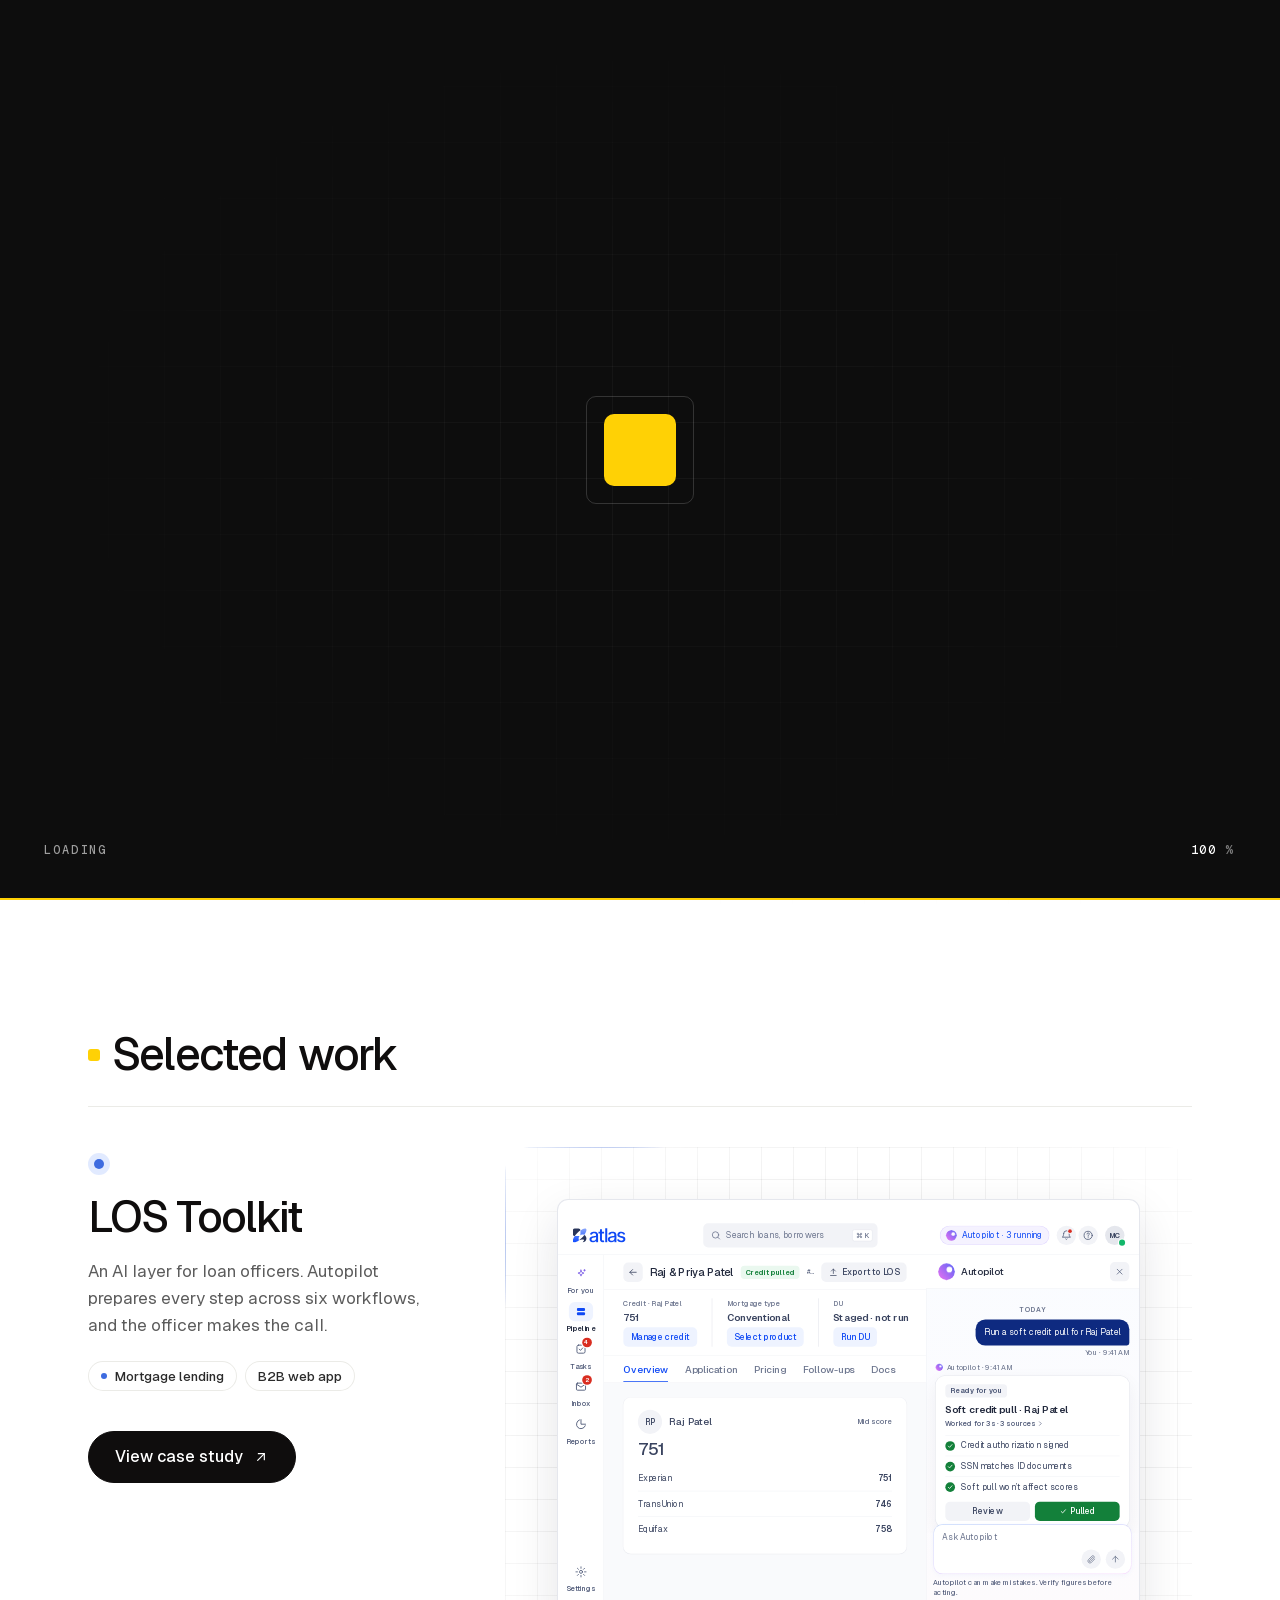
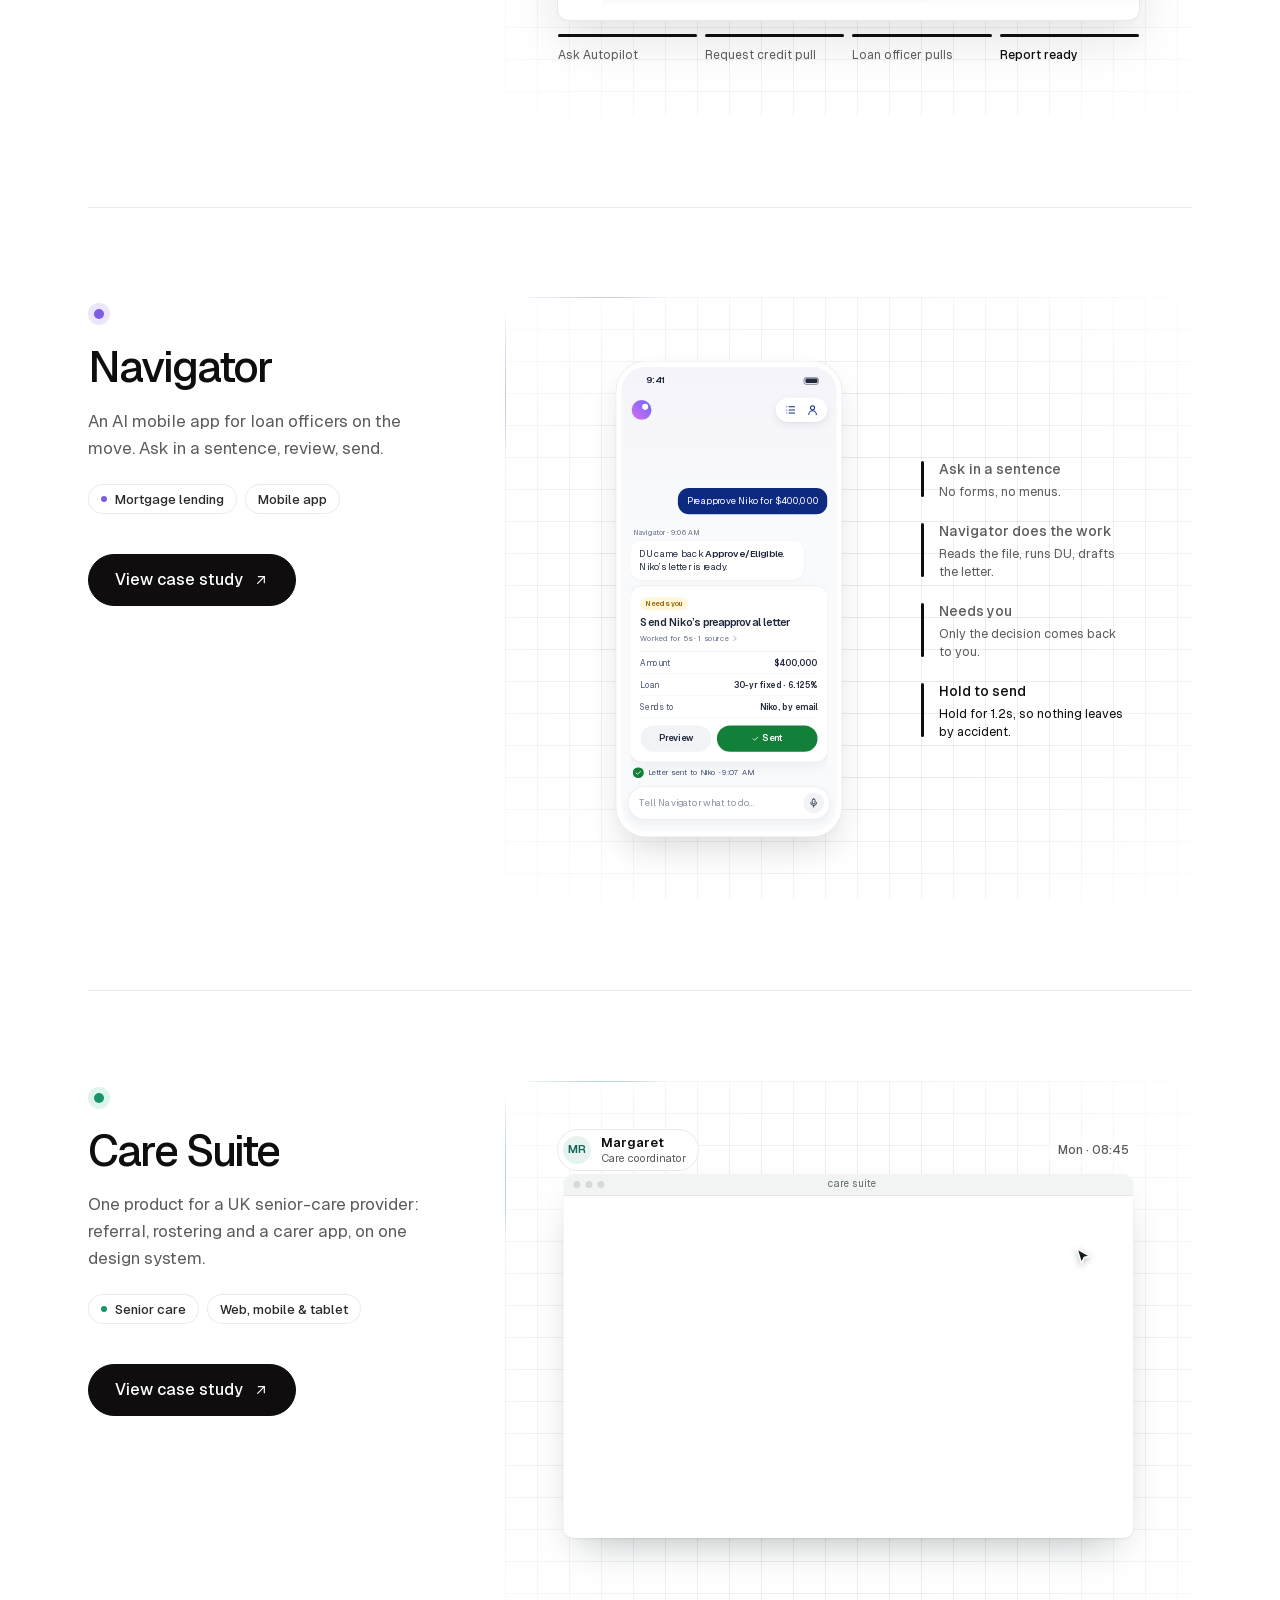
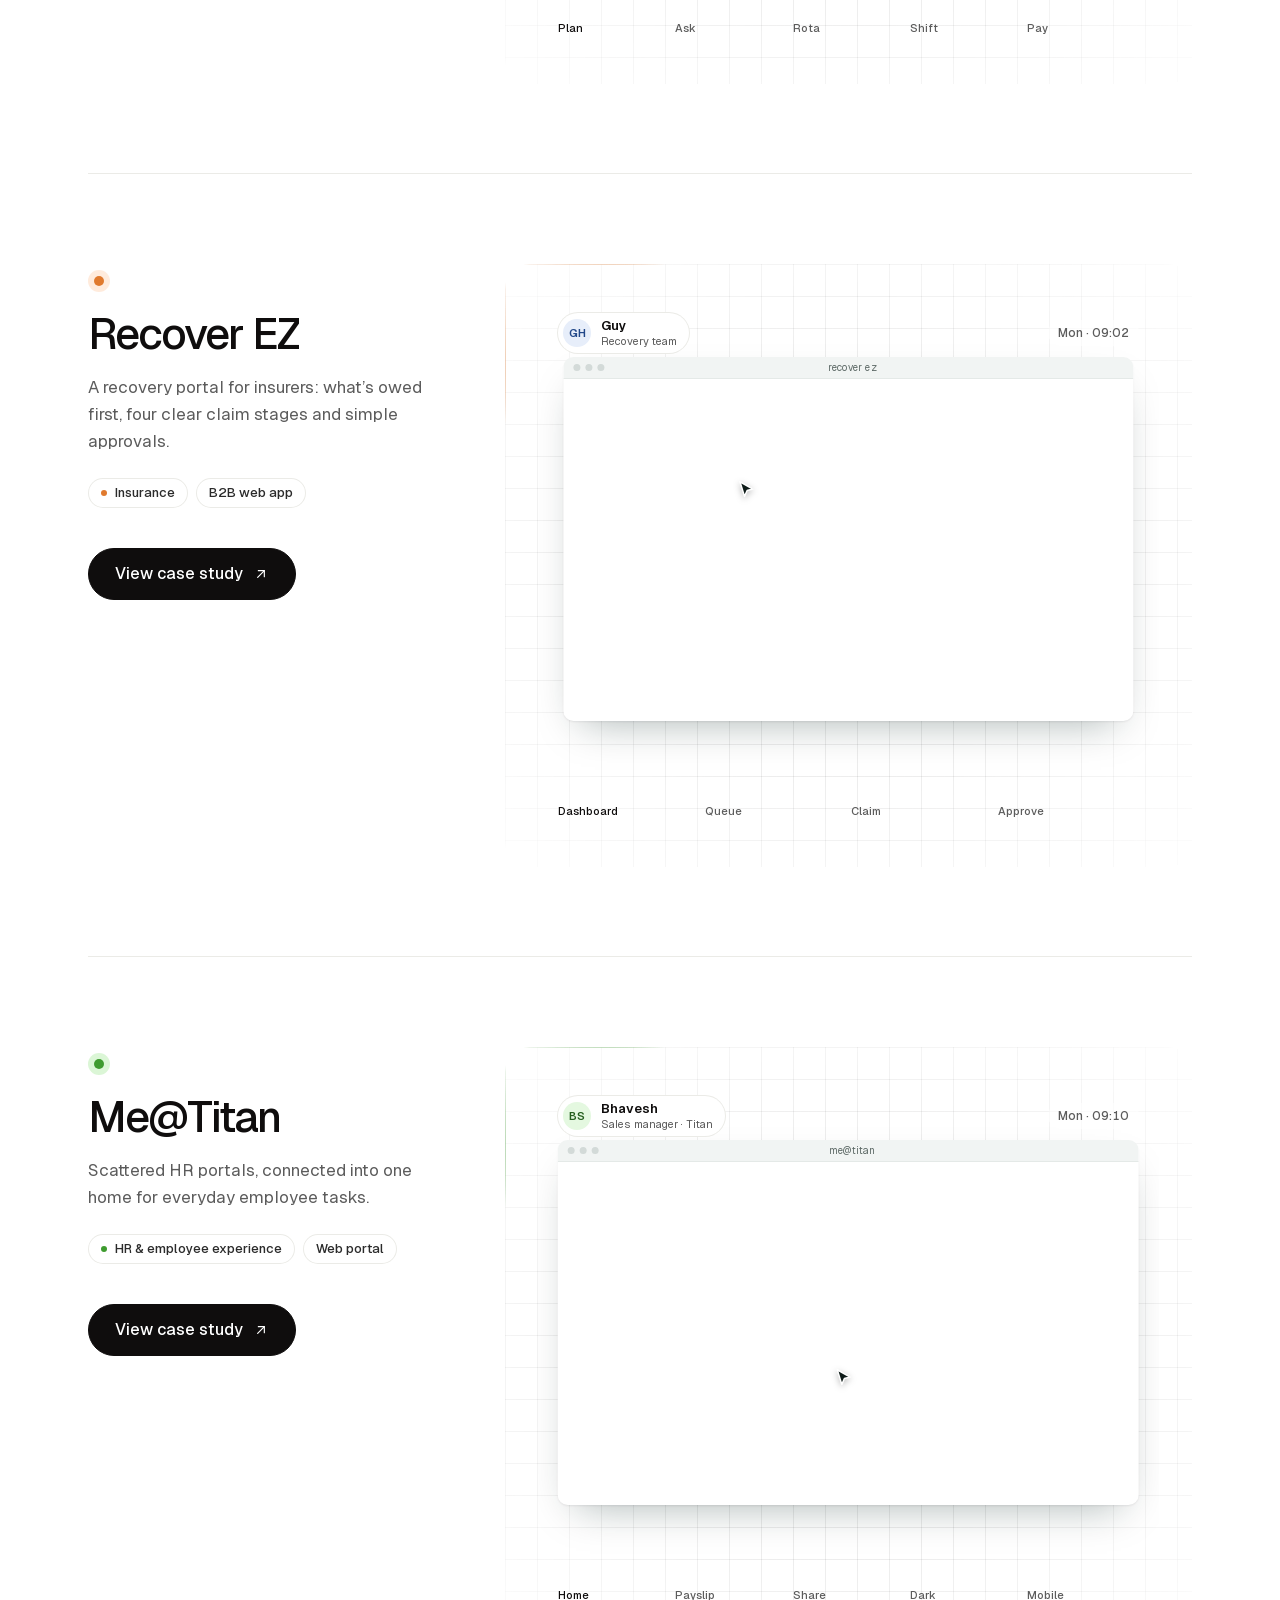
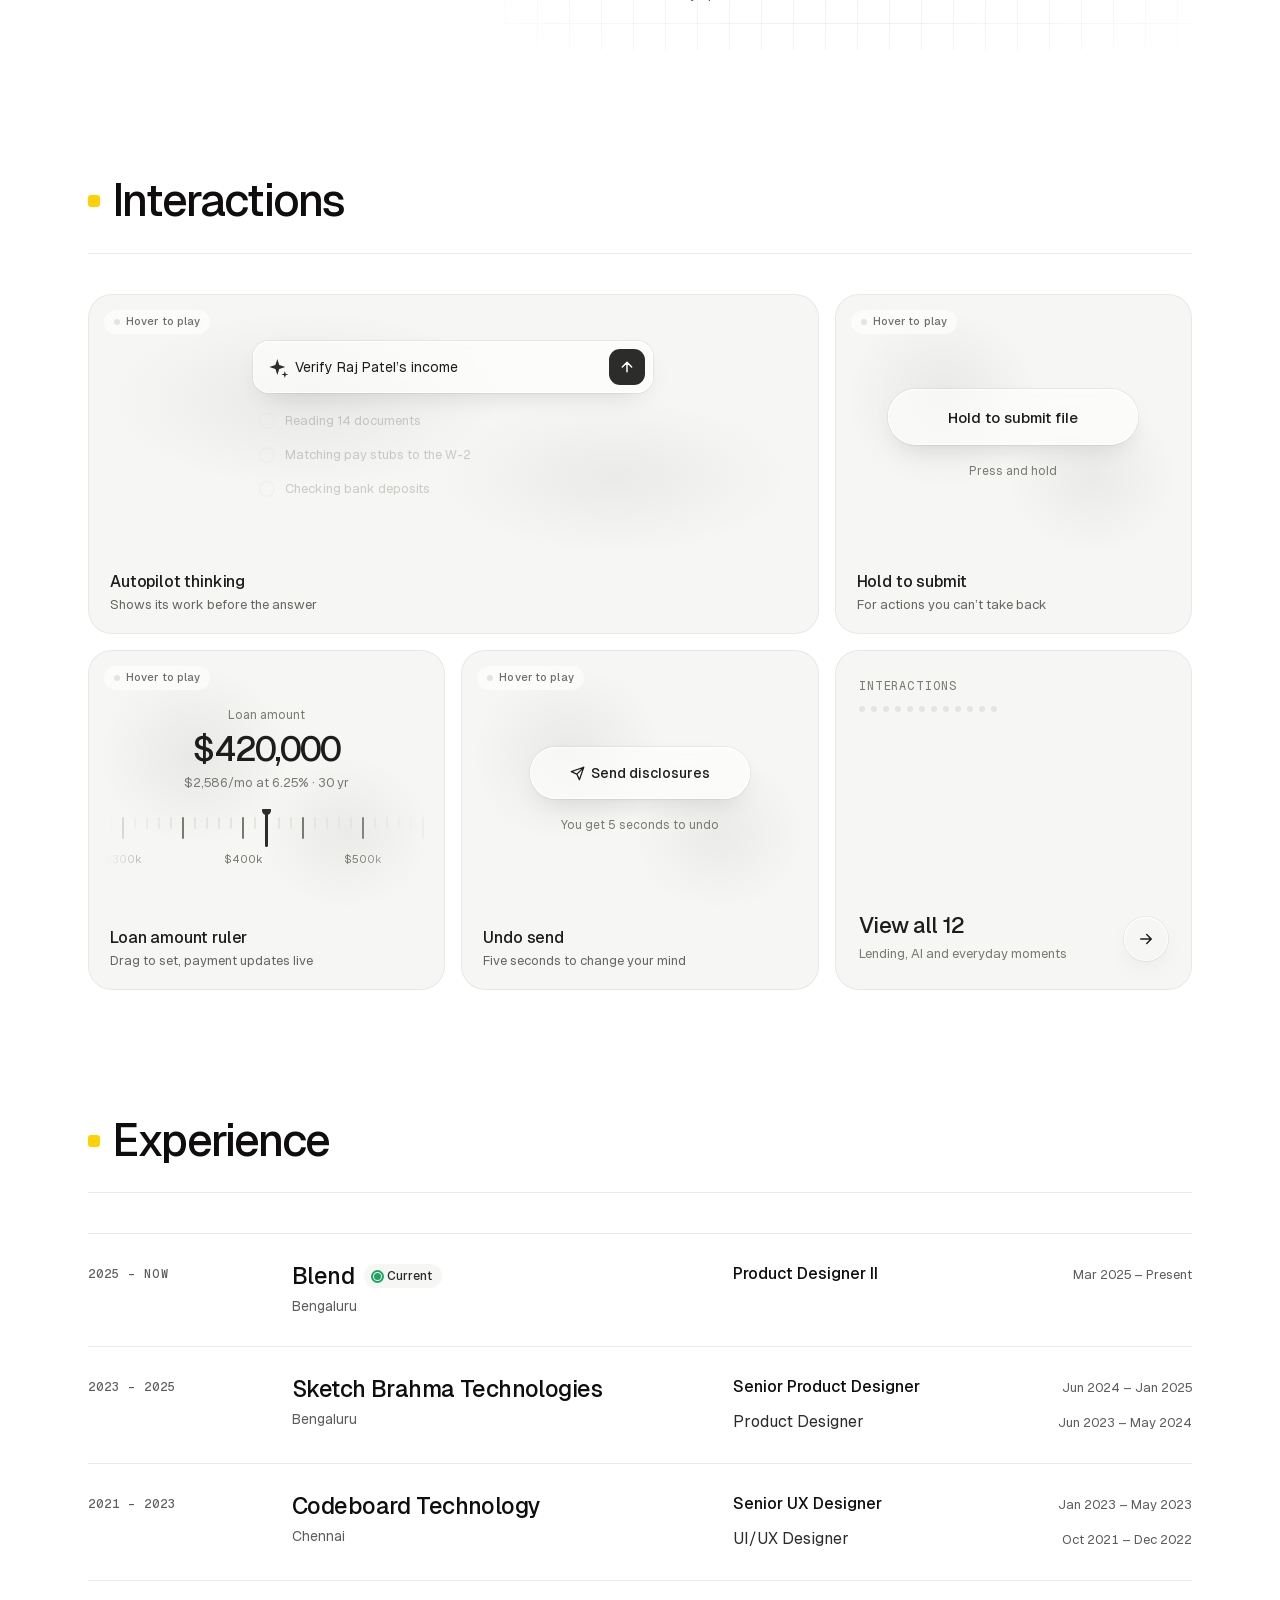
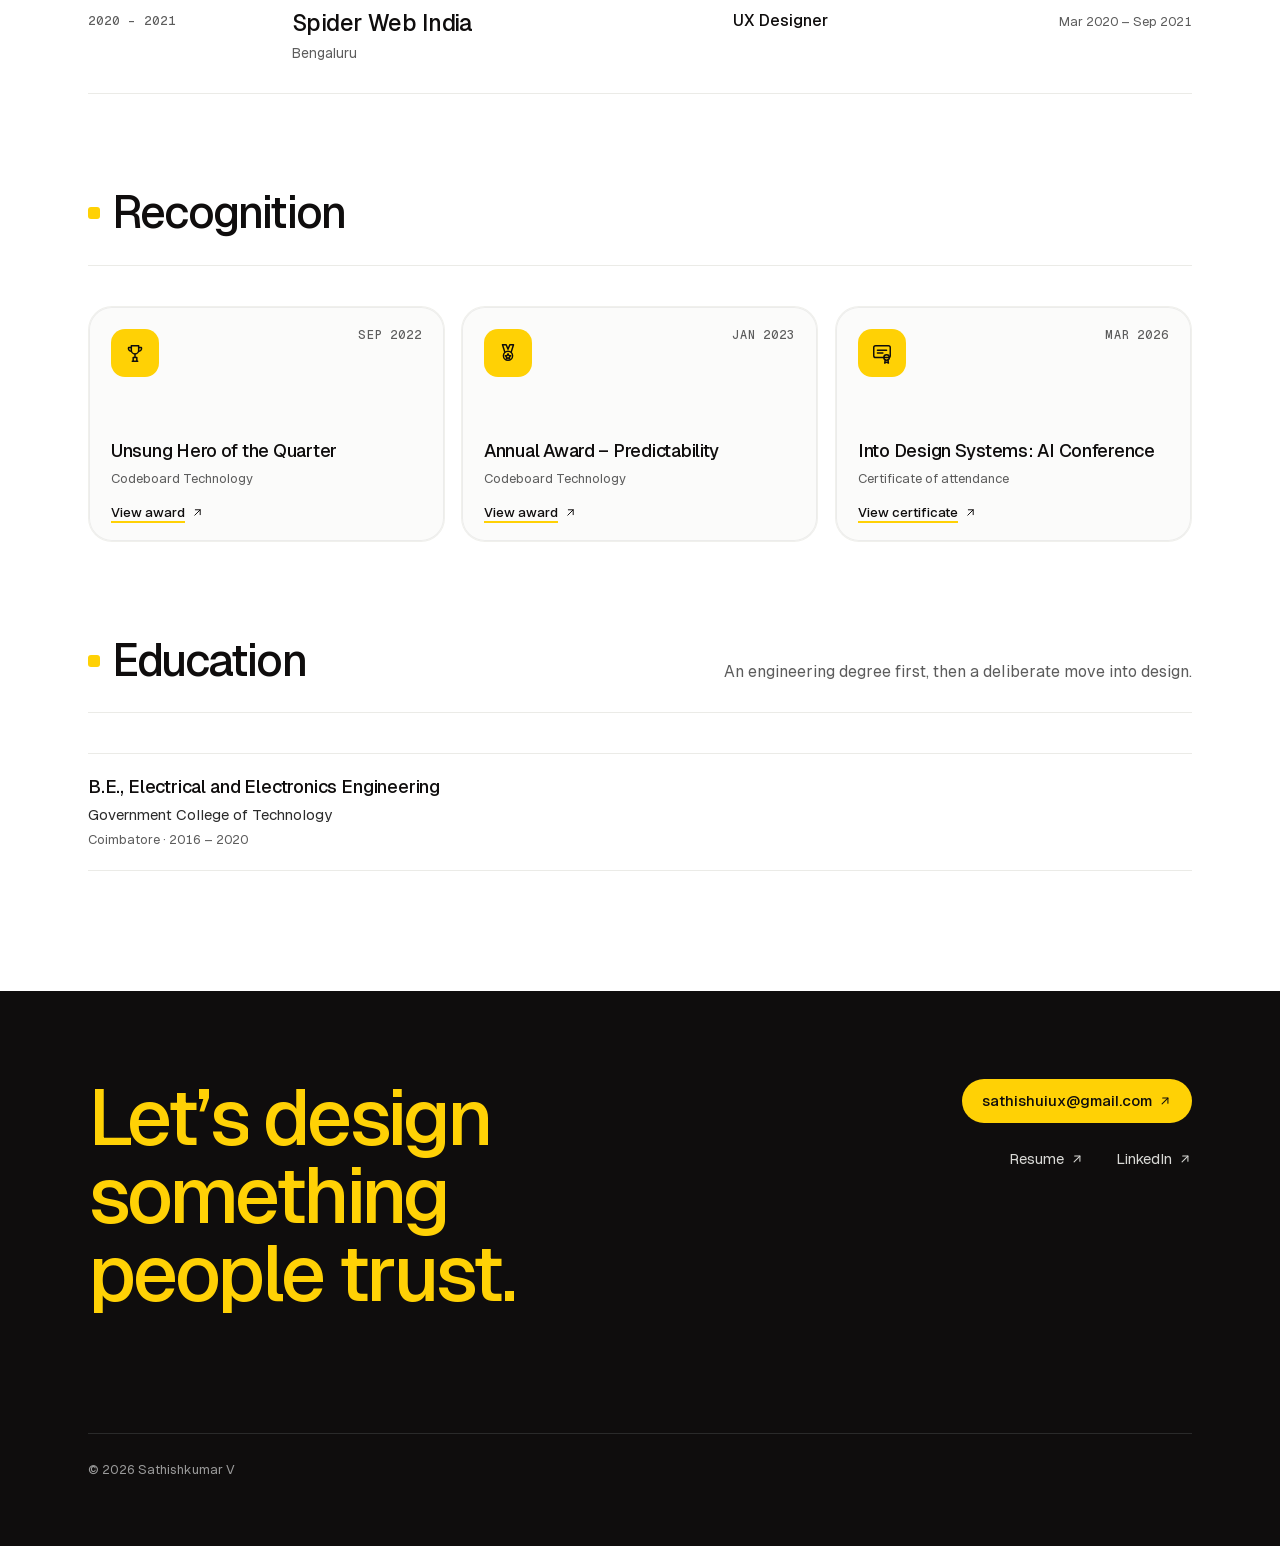
<file: index.html>
<!doctype html><html lang="en"><head><meta charset="utf-8"><meta name="viewport" content="width=device-width,initial-scale=1"><title>Sathishkumar V · Freelance Product Designer, AI & SaaS</title><meta name="description" content="Product designer in Bengaluru designing AI workflows and SaaS products people can trust. Open to freelance projects with startups and product teams."><meta name="author" content="Sathishkumar V"><meta property="og:type" content="profile"><meta property="og:site_name" content="Sathishkumar V"><meta property="og:title" content="Sathishkumar V · Freelance Product Designer, AI & SaaS"><meta property="og:description" content="Product designer in Bengaluru designing AI workflows and SaaS products people can trust. Open to freelance projects with startups and product teams."><meta property="og:image" content="https://skvdesigns.com/og-index.jpg"><meta property="og:image:width" content="1200"><meta property="og:image:height" content="630"><meta name="twitter:card" content="summary_large_image"><meta name="theme-color" content="#FFFFFF"><link rel="icon" href="favicon.svg" type="image/svg+xml"><link rel="apple-touch-icon" href="apple-touch-icon.png"><link rel="canonical" href="https://skvdesigns.com/"><meta property="og:url" content="https://skvdesigns.com/"><script type="application/ld+json">{"@context": "https://schema.org", "@type": "Person", "name": "Sathishkumar V", "jobTitle": "Product Designer", "address": {"@type": "PostalAddress", "addressLocality": "Bengaluru", "addressCountry": "IN"}, "sameAs": ["https://www.linkedin.com/in/sathishkumaruiux"], "knowsAbout": ["Product design", "AI workflow design", "Human-AI interaction", "Design systems", "UX research", "Mobile UX"], "url": "https://skvdesigns.com/"}</script><script type="application/ld+json">{"@context": "https://schema.org", "@type": "WebSite", "name": "Sathishkumar V", "url": "https://skvdesigns.com/"}</script><link rel="preload" href="fonts/Geist-Variable.woff2" as="font" type="font/woff2" crossorigin><link rel="stylesheet" href="base.css"><style>
body{margin:0}
.pf{--bg:#F5F6F8;--tile:#E9EBF0;--ink:#171C2B;--ink2:#39435F;--mute:#4B5675;--line:#E2E4EA;font:400 15px/24px Geist,Inter,system-ui,sans-serif;color:var(--ink);background:var(--bg);-webkit-font-smoothing:antialiased}
.pf *{box-sizing:border-box}
.pf a{color:inherit;text-decoration:none}
.pf .wrap{max-width:1272px;margin:0 auto;padding:0 84px}
/* nav */
.pf .nav{position:sticky;top:0;z-index:5;background:color-mix(in srgb,var(--bg) 88%,transparent);backdrop-filter:blur(10px)}
.pf .nav .wrap{display:flex;align-items:center;justify-content:space-between;height:72px}
.pf .nav ul{display:flex;gap:28px;list-style:none;margin:0;padding:0;font-size:14px}
.pf .nav li a{display:inline-flex;align-items:center;gap:8px;color:var(--ink2)}
.pf .nav li a:hover{color:var(--ink)}
.pf .k{display:inline-grid;place-items:center;width:16px;height:16px;border:1px solid #CDD1DC;border-radius:4px;font:500 9px/1 Geist,Inter,sans-serif;color:var(--mute)}
.pf .nav .r{display:flex;align-items:center;gap:20px;font-size:14px;color:var(--ink2)}
.pf .nav .r a{display:inline-flex;align-items:center;gap:8px}
.pf .pill{display:inline-flex;align-items:center;gap:8px;height:36px;padding:0 16px;border:1px solid var(--ink);border-radius:999px;font:500 14px/1 Geist,Inter,sans-serif;color:var(--ink);transition:background 160ms linear,color 160ms linear}
.pf .pill:hover{background:var(--ink);color:#fff}
/* hero */
.pf .hero{padding:72px 0 56px}
.pf h1{font:400 46px/56px Geist,Inter,sans-serif;letter-spacing:-.025em;margin:0;max-width:720px}
.pf h1 b{font-weight:600}
.pf .hero-sub{display:flex;align-items:flex-end;justify-content:space-between;gap:24px;margin-top:28px}
.pf .hero-sub p{margin:0;max-width:540px;font:400 19px/30px Geist,Inter,sans-serif;color:var(--mute)}
.pf .at{display:inline-flex;align-items:center;gap:6px;height:26px;padding:0 10px;margin-left:4px;border-radius:6px;background:#fff;box-shadow:0 0 0 1px var(--line);font:500 14px/1 Geist,Inter,sans-serif;color:var(--ink);vertical-align:2px}
.pf .at i{width:10px;height:10px;border-radius:3px;background:linear-gradient(135deg,#0F49F5,#8BA7FB)}
.pf .loc{display:flex;gap:24px;font-size:13px;color:var(--mute);white-space:nowrap}
.pf .loc span{display:inline-flex;align-items:center;gap:6px}
/* bento */
.pf .bento{display:grid;grid-template-columns:2fr 1fr 1fr 2.2fr;grid-auto-rows:208px;gap:16px;margin-top:48px}
.pf .bento .r2{grid-column:span 1}
.pf .bento2{display:grid;grid-template-columns:1.1fr 1fr 1.6fr 1fr 1.1fr;grid-auto-rows:208px;gap:16px;margin-top:16px}
.pf .t{position:relative;overflow:hidden;border-radius:14px;background:var(--tile)}
.pf .t img{position:absolute;left:14px;top:14px;width:calc(100% - 28px);height:calc(100% - 14px);object-fit:cover;object-position:left top;border-radius:8px 8px 0 0;box-shadow:0 1px 2px rgba(23,28,43,.08),0 8px 24px rgba(23,28,43,.08);transition:transform 240ms linear}
.pf .t:hover img{transform:translateY(-4px)}
/* sections */
.pf .sec{padding:96px 0 0}
.pf .sec-h{display:flex;align-items:baseline;justify-content:space-between;margin-bottom:40px}
.pf .sec-h h2{font:500 24px/32px Geist,Inter,sans-serif;letter-spacing:-.01em;margin:0}
.pf .sec-h p{margin:0;color:var(--mute);font-size:15px;max-width:520px}
/* case studies */
.pf .case{display:grid;grid-template-columns:340px minmax(0,1fr);gap:56px;padding:56px 0;border-top:1px solid var(--line)}
.pf .case:first-of-type{border-top:0;padding-top:8px}
.pf .c-txt{display:flex;flex-direction:column}
.pf .c-txt h3{font:500 22px/30px Geist,Inter,sans-serif;letter-spacing:-.01em;margin:0}
.pf .c-sub{margin:2px 0 20px;color:var(--mute);font-size:15px}
.pf .c-p{margin:0 0 28px;color:var(--ink2);font-size:15px;line-height:25px}
.pf .c-meta{display:grid;grid-template-columns:72px 1fr;row-gap:12px;margin:0 0 32px;font-size:14px}
.pf .c-meta dt{color:var(--mute)} .pf .c-meta dd{margin:0;color:var(--ink)}
.pf .c-txt .pill{align-self:flex-start}
.pf .c-foot{display:flex;flex-wrap:wrap;gap:8px;margin-top:auto;padding-top:32px}
.pf .chip{display:inline-flex;align-items:center;gap:6px;height:30px;padding:0 12px;border-radius:999px;background:#fff;box-shadow:0 0 0 1px var(--line);font-size:13px;color:var(--mute)}
.pf .chip b{font-weight:600;color:var(--ink)}
.pf .c-img{display:grid;grid-template-columns:1fr 1fr;grid-template-rows:300px 220px;gap:16px}
.pf .c-img .wide{grid-column:1/-1}
.pf .ph{display:flex;align-items:flex-end;padding:24px}
.pf .ph div{display:flex;flex-direction:column;gap:2px}
.pf .ph b{font:500 18px/26px Geist,Inter,sans-serif;color:var(--ink)}
.pf .ph span{font-size:13px;color:var(--mute)}
.pf .ph.cl{background:linear-gradient(140deg,#E9EEFB 0%,#E1E8FA 55%,#EDE9FA 100%)}
.pf .ph.tt{background:linear-gradient(140deg,#F3EEE6 0%,#ECE7DF 60%,#E9EBF0 100%)}
/* explorations */
.pf .rail{display:grid;grid-template-columns:2fr 1fr 1fr 1fr 1.4fr;gap:16px}
.pf figure{margin:0}
.pf figure .t{height:300px}
.pf figcaption{margin-top:12px;font-size:13px;color:var(--mute)} .pf figcaption b{font-weight:500;color:var(--ink)}
/* story */
.pf .story{display:grid;grid-template-columns:200px minmax(0,1fr) 380px;gap:48px;align-items:start}
.pf .story h2{font:500 24px/32px Geist,Inter,sans-serif;margin:0}
.pf .story p{margin:0 0 18px;color:var(--ink2);font-size:16px;line-height:27px}
.pf .story p b{font-weight:500;color:var(--ink)}
.pf .portrait{height:300px;border-radius:14px;background:linear-gradient(160deg,#DDE3F2,#E9EBF0);display:grid;place-items:center;font:500 56px/1 Geist,Inter,sans-serif;color:#8BA7FB;letter-spacing:-.02em}
.pf .rows{margin-top:72px;border-top:1px solid var(--line)}
.pf .rowx{display:grid;grid-template-columns:200px minmax(0,1fr);gap:48px;padding:40px 0;border-bottom:1px solid var(--line)}
.pf .rowx h3{font:500 20px/28px Geist,Inter,sans-serif;margin:0}
.pf .cols{display:grid;grid-template-columns:repeat(4,minmax(0,1fr));gap:32px}
.pf .cols.c3{grid-template-columns:repeat(3,minmax(0,1fr))}
.pf .cols b{display:block;font-weight:500;font-size:15px;color:var(--ink)}
.pf .cols span{display:block;font-size:14px;line-height:22px;color:var(--mute)}
.pf .cols em{display:block;margin-top:12px;font-style:normal;font-size:14px;color:var(--ink2)}
/* footer */
.pf .foot{margin-top:120px;background:#171C2B;color:#fff;padding:88px 0 64px}
.pf .foot .wrap{display:grid;grid-template-columns:minmax(0,1fr) auto;gap:48px;align-items:start}
.pf .foot h2{font:500 44px/54px Geist,Inter,sans-serif;letter-spacing:-.025em;margin:0;max-width:560px}
.pf .foot h2 span{color:#8B91A5}
.pf .foot .links{display:flex;flex-direction:column;align-items:flex-end;gap:24px;font-size:15px}
.pf .foot .links .row{display:flex;gap:32px;color:#CDD1DC}
.pf .foot a{display:inline-flex;align-items:center;gap:6px} .pf .foot a:hover{color:#fff}
.pf .foot .base{grid-column:1/-1;display:flex;justify-content:space-between;margin-top:72px;padding-top:24px;border-top:1px solid #2D354D;font-size:13px;color:#ADB2C1}
/* ===== Yellow theme: white canvas, near-black ink, signal yellow #FFD105 ===== */
.pf{--bg:#FFFFFF;--tile:#F4F4F2;--ink:#0F0D0D;--ink2:#2B2B2B;--mute:#5C5C5C;--line:#ECECEA;--y:#FFD105;--y2:#FFF6CC}
.pf .k{border-color:#D9D9D6;color:var(--ink)}
.pf .nav li a:hover .k{background:var(--y);border-color:var(--y)}
.pf .nav .pill{background:var(--y);border-color:var(--y);color:var(--ink)}
.pf .nav .pill:hover{background:var(--ink);border-color:var(--ink);color:var(--y)}
.pf .pill{border-color:var(--ink)}
.pf .pill:hover{background:var(--y);border-color:var(--y);color:var(--ink)}
.pf h1 b{background:linear-gradient(transparent 62%,var(--y) 62%,var(--y) 92%,transparent 92%);padding:0 2px}
.pf .at{background:var(--ink);color:#fff;box-shadow:none}
.pf .at i{background:var(--y)}
.pf .t{background:var(--tile)}
.pf .t:hover{background:var(--y2)}
.pf :is(.sec-h h2,.story h2){display:flex;align-items:center;gap:12px}
.pf :is(.sec-h h2,.story h2)::before{content:"";width:12px;height:12px;border-radius:3px;background:var(--y)}
.pf .chip{background:var(--y2);box-shadow:none;color:var(--ink2)}
.pf .chip b{color:var(--ink)}
.pf .ph.cl{background:linear-gradient(140deg,#FFF3B8 0%,#FFE680 100%)}
.pf .ph.tt{background:linear-gradient(140deg,#F4F4F2 0%,#ECECEA 100%)}
.pf .portrait{background:var(--y);color:var(--ink)}
.pf .foot{background:#0F0D0D}
.pf .foot h2 span{color:var(--y)}
.pf .foot .links .row{color:#D9D9D6}
.pf .foot a:hover{color:var(--y)}
.pf .foot .links > a{height:44px;padding:0 20px;border-radius:999px;background:var(--y);color:var(--ink)!important;font-weight:500}
.pf .foot .base{border-color:#2A2A2A;color:#9A9A9A}
.pf ::selection{background:var(--y);color:var(--ink)}
/* ===== Motion (shared layer + home) ===== */

.pf{--d-fast:160ms;--d-base:240ms;--d-slow:420ms;--eo:cubic-bezier(.22,1,.36,1);--spring:cubic-bezier(.34,1.56,.64,1);--io:cubic-bezier(.65,0,.35,1)}
/* page loader: yellow curtain, counter, wipes up */
.pf .ld{position:fixed;inset:0;z-index:50;background:var(--y);display:flex;align-items:flex-end;justify-content:space-between;padding:0 84px 72px;clip-path:inset(0 0 0 0);transition:clip-path 900ms var(--io)}
.pf .ld b{font:500 56px/1 Geist,Inter,sans-serif;letter-spacing:-.035em;color:var(--ink);display:block;overflow:hidden}
.pf .ld b span{display:inline-block;transform:translateY(105%);animation:ldIn 700ms var(--eo) 80ms forwards}
.pf .ld i{font:500 15px/1 Geist,Inter,sans-serif;font-style:normal;color:var(--ink);font-variant-numeric:tabular-nums}
.pf .ld .bar{position:absolute;left:84px;right:84px;bottom:48px;height:2px;background:rgba(15,13,13,.12)}
.pf .ld .bar::after{content:"";position:absolute;inset:0;background:var(--ink);transform-origin:0 50%;transform:scaleX(var(--lp,0));transition:transform 120ms linear}
.pf .ld.done{clip-path:inset(0 0 100% 0)}
@keyframes ldIn{to{transform:none}}
@keyframes ldAuto{to{clip-path:inset(0 0 100% 0);visibility:hidden}}
.pf:not(.js) .ld{animation:ldAuto 900ms cubic-bezier(.65,0,.35,1) 2200ms forwards}
.pf .ld.off{display:none}
.pf .ld.run b span{animation:none;transform:translateY(105%)}
.pf .ld.run.go b span{animation:ldIn 700ms var(--eo) 80ms forwards}
.pf .ld.done{animation:none}
/* split words */
.pf .w{display:inline-block;overflow:hidden;vertical-align:top;padding-bottom:.08em;margin-bottom:-.08em}
.pf.js .w > span{display:inline-block;transform:translateY(108%);transition:transform 900ms var(--eo);transition-delay:calc(var(--i,0) * 45ms + var(--d,0ms))}
.pf .in .w > span,.pf .in.w > span,.pf.ready .hero-split .w > span{transform:none}
/* hero items wait for the loader */
.pf.js [data-hr]{opacity:0;transform:translateY(16px);transition:opacity 800ms var(--eo),transform 900ms var(--eo);transition-delay:var(--d,0ms)}
.pf.ready [data-hr]{opacity:1;transform:none}
/* generic reveal */
.pf.js [data-r]{opacity:0;transform:translateY(28px);filter:blur(6px);transition:opacity 800ms var(--eo),transform 900ms var(--eo),filter 800ms var(--eo);transition-delay:var(--d,0ms)}
.pf [data-r].in{opacity:1;transform:none;filter:none}
.pf.js [data-r="fade"]{transform:none}
.pf.js [data-r="scale"]{transform:scale(.96)}
/* image clip reveal */
.pf.js [data-r="clip"]{opacity:1;filter:none;transform:none;clip-path:inset(10% 6% 0 6% round 20px);transition:clip-path 1200ms var(--eo);transition-delay:var(--d,0ms)}
.pf.js [data-r="clip"] img{transform:scale(1.08);transition:transform 1400ms var(--eo);transition-delay:var(--d,0ms)}
.pf [data-r="clip"].in{clip-path:inset(0 0 0 0 round 16px)}
.pf [data-r="clip"].in img{transform:none}
/* svg line draw */
.pf.js .draw path,.pf.js .draw line,.pf.js .draw polyline,.pf.js .draw circle.dr,.pf.js .draw rect.dr{stroke-dasharray:var(--len,1200);stroke-dashoffset:var(--len,1200);transition:stroke-dashoffset 1600ms var(--io);transition-delay:var(--d,0ms)}
.pf .draw.in path,.pf .draw.in line,.pf .draw.in polyline,.pf .draw.in circle.dr,.pf .draw.in rect.dr{stroke-dashoffset:0}
/* hover lift for any card */
.pf .lift{transition:transform var(--d-slow) var(--eo),box-shadow var(--d-slow) var(--eo),background-color var(--d-slow) var(--eo)}
.pf .lift:hover{transform:translateY(-3px);box-shadow:0 1px 2px rgba(15,13,13,.04),0 12px 32px rgba(15,13,13,.08)}
.pf .lift:hover .ico{transform:rotate(-8deg) scale(1.08);background:var(--y)}
.pf .ico{display:inline-grid;place-items:center;width:40px;height:40px;border-radius:12px;background:#fff;box-shadow:0 0 0 1px var(--line);color:var(--ink);transition:transform var(--d-slow) var(--spring),background-color var(--d-base) var(--eo);flex:none}
.pf .ico svg{width:20px;height:20px}
/* buttons */
.pf .pill{position:relative;overflow:hidden;isolation:isolate}
.pf .pill::before{content:"";position:absolute;inset:0;z-index:-1;background:var(--y);border-radius:inherit;transform:translateY(101%);transition:transform var(--d-slow) var(--eo)}
.pf .pill:hover::before{transform:none}
.pf .pill:hover{background:transparent!important;color:var(--ink)!important;border-color:var(--y)!important}
.pf .nav .pill::before{background:var(--ink)}
.pf .nav .pill:hover{color:var(--y)!important;border-color:var(--ink)!important}
@media (prefers-reduced-motion:reduce){
 .pf .ld{display:none}
 .pf [data-hr],.pf [data-r],.pf [data-r="clip"],.pf [data-r="clip"] img,.pf .w>span{opacity:1!important;transform:none!important;filter:none!important;clip-path:none!important;transition:none!important}
 .pf .draw *{stroke-dashoffset:0!important;transition:none!important}
}

/* ===== click prototype · Atlas LO tokens ===== */
.pf .c-img.has-proto{display:block}
.pf .proto{display:flex;flex-direction:column;gap:14px;padding:20px 20px 16px;border-radius:14px;background:var(--tile);height:100%}
.pf .pw{position:relative;flex:1;min-height:420px;border-radius:10px;overflow:hidden;background:#fff;box-shadow:0 0 0 1px #E5E7ED,0 18px 48px rgba(23,28,43,.12)}
.pf .a-app{position:absolute;left:0;top:0;width:960px;height:640px;transform-origin:0 0;transform:scale(var(--sc,.7));
  font:400 14px/21px Geist,Inter,system-ui,sans-serif;color:#39435F;background:#fff;-webkit-font-smoothing:antialiased;
  --ap:url("data:image/svg+xml,%3Csvg%20xmlns%3D%22http%3A//www.w3.org/2000/svg%22%20width%3D%2224%22%20height%3D%2224%22%20viewBox%3D%220%200%2024%2024%22%20fill%3D%22none%22%3E%3Crect%20width%3D%2224%22%20height%3D%2224%22%20rx%3D%2212%22%20fill%3D%22url%28%23g%29%22/%3E%3Ccircle%20cx%3D%2216%22%20cy%3D%229%22%20r%3D%224%22%20fill%3D%22white%22/%3E%3Cdefs%3E%3ClinearGradient%20id%3D%22g%22%20x1%3D%2221.5%22%20y1%3D%225%22%20x2%3D%223.5%22%20y2%3D%2220.5%22%20gradientUnits%3D%22userSpaceOnUse%22%3E%3Cstop%20stop-color%3D%22%236D66F7%22/%3E%3Cstop%20offset%3D%221%22%20stop-color%3D%22%23D76FF1%22/%3E%3C/linearGradient%3E%3C/defs%3E%3C/svg%3E");--aprev:url("data:image/svg+xml,%3Csvg%20xmlns%3D%22http%3A//www.w3.org/2000/svg%22%20width%3D%2224%22%20height%3D%2224%22%20viewBox%3D%220%200%2024%2024%22%3E%3Crect%20width%3D%2224%22%20height%3D%2224%22%20rx%3D%2212%22%20fill%3D%22white%22/%3E%3Ccircle%20cx%3D%2216%22%20cy%3D%229%22%20r%3D%224%22%20fill%3D%22url%28%23g%29%22/%3E%3Cdefs%3E%3ClinearGradient%20id%3D%22g%22%20x1%3D%2220%22%20y1%3D%225%22%20x2%3D%2212%22%20y2%3D%2213%22%20gradientUnits%3D%22userSpaceOnUse%22%3E%3Cstop%20stop-color%3D%22%236D66F7%22/%3E%3Cstop%20offset%3D%221%22%20stop-color%3D%22%23D76FF1%22/%3E%3C/linearGradient%3E%3C/defs%3E%3C/svg%3E");--eo:cubic-bezier(.22,1,.36,1);--io:cubic-bezier(.65,0,.35,1);--spring:cubic-bezier(.34,1.56,.64,1)}
.pf .a-app *{box-sizing:border-box}
.pf .a-lg{display:inline-block;width:18px;height:18px;flex:none;border-radius:50%;background:var(--ap) center/100% no-repeat}
.pf .a-lg12{width:12px;height:12px} .pf .a-lg28{width:28px;height:28px}
.pf .a-hdr{position:relative;display:flex;align-items:center;height:64px;padding:0 24px;border-bottom:1px solid #F2F3F7;background:#fff;z-index:2}
.pf .a-logo{height:24px;width:auto;display:block}
.pf .a-search{position:absolute;left:40%;transform:translateX(-50%);width:288px;height:40px;display:flex;align-items:center;gap:8px;padding:0 8px 0 12px;border-radius:8px;background:#F2F3F7;color:#6C758E}
.pf .a-search span{flex:1;white-space:nowrap;overflow:hidden}
.pf .a-search kbd{font:500 12px/1 Geist,Inter,sans-serif;color:#6C758E;background:#fff;border:1px solid #E5E7ED;border-radius:4px;padding:3px 6px}
.pf .a-hr{margin-left:auto;display:flex;align-items:center;gap:4px}
.pf .a-live{display:inline-flex;align-items:center;gap:8px;height:32px;padding:0 12px 0 10px;margin-right:8px;border-radius:999px;background:#F5F2FF;box-shadow:inset 0 0 0 1px #E4DBFF;color:#0F49F5;font-size:14px;white-space:nowrap}
.pf .a-ib{position:relative;display:grid;place-items:center;width:32px;height:32px;border-radius:999px;background:#F2F3F7;color:#4B5675}
.pf .a-dot{position:absolute;right:7px;top:6px;width:6px;height:6px;border-radius:50%;background:#D92D20;box-shadow:0 0 0 1.5px #F2F3F7}
.pf .a-me{position:relative;display:grid;place-items:center;width:32px;height:32px;margin-left:8px;border-radius:999px;background:#E5E7ED;color:#39435F;font:600 12px/1 Geist,Inter,sans-serif}
.pf .a-me i{position:absolute;right:-1px;bottom:-1px;width:10px;height:10px;border-radius:50%;background:#12B76A;box-shadow:0 0 0 2px #fff}
.pf .a-body{position:absolute;inset:64px 0 0 0;display:flex}
.pf .a-rail{width:76px;flex:none;display:flex;flex-direction:column;align-items:center;gap:10px;padding:16px 0;background:#fff;border-right:1px solid #F2F3F7}
.pf .a-ri{display:flex;flex-direction:column;align-items:center;gap:4px;font:500 12px/16px Geist,Inter,sans-serif;color:#4B5675}
.pf .a-rii{position:relative;display:grid;place-items:center;width:40px;height:32px;border-radius:10px;color:#4B5675}
.pf .a-ri:first-child .a-rii{color:#7B5BE6}
.pf .a-ri.on{color:#22293D;font-weight:600} .pf .a-ri.on .a-rii{background:#EEF3FF;color:#0F49F5}
.pf .a-bdg{position:absolute;right:2px;top:-3px;min-width:16px;height:16px;padding:0 4px;border-radius:999px;background:#D92D20;color:#fff;font:600 10px/16px Geist,Inter,sans-serif;font-style:normal;text-align:center;box-shadow:0 0 0 2px #fff}
.pf .a-sp{flex:1}
.pf .a-main{flex:1;min-width:0;display:flex;flex-direction:column;background:#F9FAFC}
.pf .a-lh{display:flex;align-items:center;gap:12px;height:58px;padding:0 32px;background:#fff;border-bottom:1px solid #F2F3F7;white-space:nowrap;overflow:hidden}
.pf .a-back{display:grid;place-items:center;width:32px;height:32px;border-radius:8px;background:#F2F3F7;color:#39435F;flex:none}
.pf .a-nm{font:500 18px/24px Geist,Inter,sans-serif;color:#22293D}
.pf .a-meta{font-size:12px;color:#6C758E;overflow:hidden;text-overflow:ellipsis}
.pf .a-exp{margin-left:auto}
.pf .a-badge{display:inline-flex;align-items:center;height:22px;padding:0 8px;border-radius:6px;font:600 12px/1 Geist,Inter,sans-serif;white-space:nowrap;flex:none}
.pf .a-badge.warn{background:#FFF6DC;color:#9A6700} .pf .a-badge.ok{background:#EAF8EF;color:#13803A} .pf .a-badge.grey{background:#F2F3F7;color:#4B5675}
.pf .a-lh .b1{display:none} .pf .s-pulled .a-lh .b0{display:none} .pf .s-pulled .a-lh .b1{display:inline-flex;animation:apop 500ms var(--spring)}
@keyframes apop{from{transform:scale(.8);opacity:0}}
.pf .a-gb{display:inline-flex;align-items:center;gap:6px;height:32px;padding:0 12px;border-radius:8px;background:#F2F3F7;color:#39435F;font:500 14px/20px Geist,Inter,sans-serif;flex:none}
.pf .a-strip{display:flex;gap:24px;padding:14px 32px;background:#fff;border-bottom:1px solid #F2F3F7}
.pf .a-g{display:flex;flex-direction:column;gap:6px;padding-right:24px;border-right:1px solid #E5E7ED} .pf .a-g:last-child{border:0}
.pf .a-gl{font:500 12px/16px Geist,Inter,sans-serif;color:#6C758E;white-space:nowrap}
.pf .a-gv{position:relative;height:20px} .pf .a-gv b{font:600 16px/20px Geist,Inter,sans-serif;color:#39435F;white-space:nowrap}
.pf .a-tn{position:relative;align-self:flex-start;display:inline-flex;align-items:center;height:32px;padding:0 12px;border-radius:8px;background:#EEF3FF;color:#0F49F5;font:500 14px/20px Geist,Inter,sans-serif;white-space:nowrap}
.pf .a-tn em{font-style:normal}
.pf .cr .a-gv .v0{display:block;color:#6C758E;font-weight:500;transition:opacity 250ms,transform 350ms var(--eo)}
.pf .cr .a-gv .v1{position:absolute;left:0;top:0;opacity:0;transform:translateY(8px);transition:opacity 250ms,transform 450ms var(--spring)}
.pf .cr .a-tn .v1{display:none}
.pf .s-pulled .cr .a-gv .v0{opacity:0;transform:translateY(-8px)} .pf .s-pulled .cr .a-gv .v1{opacity:1;transform:none}
.pf .s-pulled .cr .a-tn .v0{display:none} .pf .s-pulled .cr .a-tn .v1{display:inline}
.pf .s-pulled .cr .a-gv{animation:aflash 1600ms var(--eo)}
@keyframes aflash{0%,40%{background:#EEF3FF;box-shadow:0 0 0 4px #EEF3FF;border-radius:4px}100%{background:transparent;box-shadow:0 0 0 4px transparent}}
.pf .a-tabs{display:flex;gap:28px;padding:4px 32px 0;background:#fff;border-bottom:1px solid #F2F3F7}
.pf .a-tabs span{height:40px;display:flex;align-items:center;font:500 16px/24px Geist,Inter,sans-serif;color:#6C758E}
.pf .a-tabs .on{color:#0F49F5;box-shadow:inset 0 -2px #0F49F5}
.pf .a-stage{position:relative;flex:1;padding:24px 32px}
.pf .a-card{background:#fff;border-radius:12px;box-shadow:0 1px 2px rgba(23,28,43,.04),0 0 0 1px #F2F3F7;padding:20px 24px}
.pf .a-ch{display:flex;align-items:center;gap:12px;margin-bottom:8px} .pf .a-ch b{font:600 16px/24px Geist,Inter,sans-serif;color:#22293D}
.pf .a-ch .a-mute{margin-left:auto}
.pf .a-mute{font-size:12px;line-height:18px;color:#4B5675}
.pf .a-row{display:flex;align-items:center;gap:12px;padding:12px 0;border-top:1px solid #F2F3F7}
.pf .a-row .a-grow{flex:1;display:flex;flex-direction:column} .pf .a-row b{font-weight:500;color:#22293D}
.pf .a-av{display:grid;place-items:center;width:40px;height:40px;border-radius:999px;background:#F2F3F7;color:#39435F;font:500 14px/1 Geist,Inter,sans-serif;flex:none}
.pf .a-bor{transition:opacity 400ms,transform 500ms var(--eo)}
.pf .s-report .a-bor{opacity:0;transform:translateY(12px)}
.pf .a-crc{position:absolute;left:32px;right:32px;top:24px;opacity:0;transform:translateY(16px);transition:opacity 400ms var(--eo),transform 600ms var(--eo)}
.pf .s-report .a-crc{opacity:1;transform:none}
.pf .a-ch .a-nm2{font:500 16px/24px Geist,Inter,sans-serif;color:#39435F} .pf .a-spx{margin-left:auto}
.pf .a-score{font:500 28px/35px Geist,Inter,sans-serif;color:#39435F;margin:4px 0 10px}
.pf .a-kv{display:flex;justify-content:space-between;padding:10px 0;border-top:1px solid #F2F3F7}
.pf .a-score + .a-kv{border-top:0}
.pf .a-kv b{font-weight:600;color:#39435F}
.pf .a-panel{position:relative;width:0;flex:none;overflow:hidden;background:linear-gradient(#FAFCFF,#FDFBFD);box-shadow:inset 1px 0 0 #F2F3F7;transition:width 480ms var(--eo)}
.pf .s-panel .a-panel{width:352px}
.pf .a-ph,.pf .a-thread,.pf .a-cw{width:352px}
.pf .a-ph{display:flex;align-items:center;gap:10px;height:56px;padding:0 16px 0 20px;border-bottom:1px solid #F2F3F7;background:#fff}
.pf .a-ph b{font:500 16px/24px Geist,Inter,sans-serif;color:#22293D}
.pf .a-x{margin-left:auto;display:grid;place-items:center;width:32px;height:32px;border-radius:8px;background:#F2F3F7;color:#4B5675}
.pf .a-thread{position:absolute;top:56px;bottom:116px;padding:12px 16px 8px;display:flex;flex-direction:column;justify-content:flex-end;gap:8px;overflow:hidden}
.pf .a-today{flex:none;align-self:center;font:600 11px/16px Geist,Inter,sans-serif;letter-spacing:.08em;color:#6C758E}
.pf .a-by{display:flex;align-items:center;gap:6px;font-size:12px;line-height:16px;color:#6C758E} .pf .a-by.r{justify-content:flex-end}
.pf .a-um{flex:none;display:flex;flex-direction:column;align-items:flex-end;gap:4px;opacity:0;transform:translateY(8px);transition:opacity 300ms,transform 400ms var(--eo)}
.pf .s-asked .a-um{opacity:1;transform:none}
.pf .a-ub{max-width:88%;padding:11px 14px;border-radius:16px 16px 4px 16px;background:#0E2A80;color:#fff}
.pf .a-am{flex:none;display:flex;flex-direction:column;gap:6px;opacity:0;transform:translateY(8px);transition:opacity 300ms,transform 400ms var(--eo)}
.pf .s-ai .a-am{opacity:1;transform:none}
.pf .a-rc{background:#fff;border-radius:16px;box-shadow:0 0 0 1px #E5E7ED,0 10px 30px rgba(23,28,43,.06)}
.pf .a-rcb{display:flex;flex-direction:column;align-items:flex-start;gap:2px;padding:14px 16px 2px}
.pf .a-rct{font:600 16px/22px Geist,Inter,sans-serif;color:#22293D;margin-top:8px}
.pf .a-wk{display:inline-flex;align-items:center;gap:2px;font:500 12px/18px Geist,Inter,sans-serif;color:#4B5675}
.pf .a-rc ul{list-style:none;margin:8px 0 0;padding:0;align-self:stretch}
.pf .a-rc li{display:flex;align-items:center;gap:10px;padding:6px 0;border-top:1px solid #F2F3F7;color:#39435F;opacity:0;transform:translateX(-6px);transition:opacity 300ms,transform 400ms var(--eo)}
.pf .s-c1 .a-rc .c1,.pf .s-c2 .a-rc .c2,.pf .s-c3 .a-rc .c3{opacity:1;transform:none}
.pf .a-ok{display:grid;place-items:center;width:16px;height:16px;border-radius:50%;background:#13803A;color:#fff;flex:none}
.pf .a-rcf{display:flex;gap:8px;padding:6px 16px 12px;opacity:0;transition:opacity 300ms}
.pf .s-ready .a-rcf{opacity:1}
.pf .a-rcf .a-gb{flex:1;justify-content:center}
.pf .a-pri{flex:1;display:inline-flex;align-items:center;justify-content:center;gap:6px;height:32px;padding:0 12px;border-radius:8px;background:#0F49F5;color:#fff;font:500 14px/20px Geist,Inter,sans-serif;transition:transform 140ms var(--eo),background-color 240ms}
.pf .a-pri.press{transform:scale(.95)} .pf .a-pri em{font-style:normal;display:inline-flex;align-items:center;gap:4px} .pf .a-pri .e1{display:none}
.pf .a-pri .spin{display:none;width:12px;height:12px;border-radius:50%;border:2px solid rgba(255,255,255,.35);border-top-color:#fff;animation:aspin 700ms linear infinite}
@keyframes aspin{to{transform:rotate(360deg)}}
.pf .s-pulling .a-pri .spin{display:inline-block}
.pf .s-pulled .a-pri{background:#13803A} .pf .s-pulled .a-pri .e0{display:none} .pf .s-pulled .a-pri .e1{display:inline-flex}
.pf .a-cw{position:absolute;left:0;bottom:0;padding:0 12px 10px}
.pf .a-comp{display:flex;flex-direction:column;gap:10px;min-height:72px;padding:10px 10px 8px 14px;border-radius:16px;border:1px solid transparent;background:linear-gradient(#fff,#fff) padding-box,linear-gradient(172deg,rgba(52,116,245,.25),rgba(236,134,251,.25)) border-box;box-shadow:0 2px 8px rgba(52,116,245,.05);transition:box-shadow 200ms}
.pf .s-focus .a-comp{box-shadow:0 0 0 3px rgba(139,92,246,.16)}
.pf .a-in{display:flex;align-items:center;min-height:21px;white-space:nowrap;overflow:hidden;color:#22293D}
.pf .a-in .a-plh{color:#6C758E} .pf .s-focus .a-in .a-plh{display:none}
.pf .a-app .caret{display:none;width:1.5px;height:17px;margin-left:1px;background:#22293D;animation:ablink 1s steps(1) infinite} .pf .s-focus .caret{display:inline-block}
@keyframes ablink{50%{opacity:0}}
.pf .a-ca{display:flex;justify-content:flex-end;gap:8px}
.pf .a-cb{display:grid;place-items:center;width:32px;height:32px;border-radius:999px;background:#F2F3F7;color:#6C758E;transition:background-color 200ms,color 200ms,transform 140ms}
.pf .s-typed .a-send{background:#0F49F5;color:#fff} .pf .a-send.press{transform:scale(.88)}
.pf .a-disc{margin:6px 0 0;font-size:12px;line-height:16px;color:#4B5675}
.pf .a-fab{position:absolute;right:24px;bottom:24px;z-index:3;display:inline-flex;align-items:center;gap:10px;height:44px;padding:0 18px 0 8px;border:0;border-radius:999px;background:linear-gradient(225deg,#2F6BF0 0%,#7B5BE6 55%,#A845CF 100%);color:#fff;font:600 14px/1 Geist,Inter,sans-serif;box-shadow:0 8px 24px rgba(109,102,247,.32),0 2px 6px rgba(23,28,43,.1);transition:opacity 260ms,transform 260ms var(--eo)}
.pf .a-fab i{width:26px;height:26px;border-radius:50%;background:var(--aprev) center/100% no-repeat}
.pf .a-fab.press{transform:scale(.95)}
.pf .s-panel .a-fab{opacity:0;transform:translateY(12px) scale(.92);pointer-events:none}
.pf .a-toast{position:absolute;left:342px;bottom:24px;z-index:4;display:inline-flex;align-items:center;gap:10px;height:48px;padding:6px 6px 6px 16px;border-radius:12px;background:#39435F;color:#fff;font-size:14px;white-space:nowrap;box-shadow:0 12px 32px rgba(16,18,24,.22);opacity:0;transform:translate(-50%,12px);transition:opacity 260ms,transform 420ms var(--spring)}
.pf .s-toast .a-toast{opacity:1;transform:translate(-50%,0)}
.pf .a-tok{display:grid;place-items:center;width:20px;height:20px;border-radius:50%;background:#12B76A;color:#fff}
.pf .a-tl{display:inline-flex;align-items:center;height:36px;padding:0 12px;border-radius:8px;color:#C9B5FF;font-weight:600}
.pf .cur{position:absolute;left:0;top:0;z-index:6;width:26px;height:26px;pointer-events:none;transform:translate(var(--cx,700px),var(--cy,460px));transition:transform 760ms var(--io),opacity 300ms;opacity:0}
.pf .proto.live .cur{opacity:1}
.pf .cur svg{position:relative;z-index:1;filter:drop-shadow(0 2px 3px rgba(0,0,0,.25))}
.pf .rip{position:absolute;left:-11px;top:-11px;width:32px;height:32px;border-radius:50%;background:rgba(15,73,245,.28);transform:scale(0);opacity:0}
.pf .cur.clk .rip{animation:arip 520ms var(--eo)}
@keyframes arip{0%{transform:scale(.2);opacity:1}100%{transform:scale(1.6);opacity:0}}
.pf .a-app{transition:opacity 500ms var(--eo)} .pf .proto.fade .a-app{opacity:0}
.pf .p-steps{list-style:none;margin:0;padding:0;display:grid;grid-template-columns:repeat(4,minmax(0,1fr));gap:8px;font-size:12px;color:var(--mute)}
.pf .p-steps li{display:flex;flex-direction:column;gap:6px;transition:color 300ms}
.pf .p-steps i{display:block;height:3px;border-radius:2px;background:rgba(15,13,13,.1);overflow:hidden;position:relative}
.pf .p-steps i::after{content:"";position:absolute;inset:0;background:var(--ink);transform:scaleX(0);transform-origin:0 50%;transition:transform 600ms var(--eo)}
.pf .p-steps li.on{color:var(--ink);font-weight:500} .pf .p-steps li.on i::after,.pf .p-steps li.done i::after{transform:none}
@media (prefers-reduced-motion:reduce){.pf .cur{display:none}.pf .proto *{transition:none!important;animation:none!important}}

/* ===== mobile click prototype · Navigator in Atlas/Autopilot brand ===== */
.pf .c-img.has-proto2{display:block}
.pf .proto.m{display:grid;grid-template-columns:minmax(0,1fr) 210px;gap:28px;align-items:center;padding:24px 28px;border-radius:14px;background:var(--tile);height:100%;min-height:536px}
.pf .pm-stage{position:relative;height:100%;min-height:488px}
.pf .pm-ph{--eo:cubic-bezier(.22,1,.36,1);--io:cubic-bezier(.65,0,.35,1);--spring:cubic-bezier(.34,1.56,.64,1);
  position:absolute;left:50%;top:50%;width:390px;height:844px;transform:translate(-50%,-50%) scale(var(--sc,.56));transform-origin:50% 50%;
  border-radius:44px;overflow:hidden;isolation:isolate;background:linear-gradient(180deg,#F4F4FA 0%,#F9FAFC 34%);box-shadow:0 0 0 10px #fff,0 0 0 11px #E5E7ED,0 30px 60px rgba(23,28,43,.16);
  font:400 17px/1.4 Geist,Inter,-apple-system,system-ui,sans-serif;color:#22293D;-webkit-font-smoothing:antialiased}
.pf .pm-ph *{box-sizing:border-box}
.pf .pm-sb{display:flex;justify-content:space-between;align-items:center;height:50px;padding:0 32px 0 44px;font-size:17px}
.pf .pm-sb b{font-weight:600}
.pf .pm-bat{width:27px;height:13px;border-radius:4px;border:1.5px solid #22293D;position:relative} .pf .pm-bat::after{content:"";position:absolute;inset:1.5px;border-radius:2px;background:#22293D}
.pf .pm-hd{display:flex;justify-content:space-between;align-items:center;padding:6px 16px 0 18px}
.pf .pm-mark{position:relative;width:36px;height:36px;border-radius:50%;background:linear-gradient(225deg,#6D66F7,#D76FF1)}
.pf .pm-dot{position:absolute;width:11px;height:11px;border-radius:50%;background:#fff;left:52%;top:20%;transition:left 600ms var(--io),top 600ms var(--io)}
.pf .s-think .pm-dot{animation:pmRead 1.7s var(--io) infinite}
@keyframes pmRead{0%{left:22%;top:38%}50%{left:56%;top:38%}100%{left:22%;top:38%}}
.pf .pm-ring{position:absolute;inset:-6px;border-radius:50%;box-shadow:0 0 0 2px #A06A00;opacity:0;transform:scale(.85);transition:opacity 300ms,transform 500ms var(--spring)}
.pf .s-needs .pm-ring{opacity:1;transform:none}
.pf .pm-isl{display:flex;gap:18px;align-items:center;height:44px;padding:0 16px;border-radius:999px;background:#fff;color:#0E2A80;box-shadow:0 1px 2px rgba(23,28,43,.06),0 6px 18px rgba(23,28,43,.08)}
.pf .pm-th{position:absolute;left:0;right:0;top:120px;bottom:96px;padding:0 16px;display:flex;flex-direction:column;justify-content:flex-end;gap:12px;overflow:hidden}
.pf .pm-greet,.pf .pm-me,.pf .pm-think,.pf .pm-ans{flex:none}
.pf .pm-greet h3{margin:0 0 14px;font:600 30px/1.15 Geist,Inter,sans-serif;letter-spacing:-.02em;color:#22293D}
.pf .pm-by{display:block;font-size:13px;color:#6C758E;margin:0 0 6px 4px}
.pf .pm-bub{display:inline-block;max-width:88%;padding:12px 16px;border-radius:18px;background:#fff;box-shadow:0 0 0 1px #F2F3F7,0 2px 6px rgba(23,28,43,.04);color:#22293D}
.pf .pm-bub b{font-weight:600}
.pf .pm-greet{transition:opacity 400ms var(--eo),max-height 600ms var(--eo),margin 600ms var(--eo);max-height:260px;overflow:hidden}
.pf .s-asked .pm-greet{opacity:0;max-height:0;margin-bottom:-12px}
.pf .pm-me{display:flex;justify-content:flex-end;max-height:0;opacity:0;transform:translateY(10px);transition:opacity 300ms,transform 450ms var(--eo),max-height 450ms var(--eo)}
.pf .s-asked .pm-me{max-height:80px;opacity:1;transform:none}
.pf .pm-mb{padding:12px 16px;border-radius:20px;background:#0E2A80;color:#fff}
.pf .pm-think{max-height:0;opacity:0;overflow:hidden;font-size:15px;color:#6C758E;padding-left:4px;transition:opacity 250ms,max-height 350ms var(--eo)}
.pf .pm-think b{font-weight:500;color:#0F49F5;background:linear-gradient(90deg,#0F49F5 30%,#B9C9FF 50%,#0F49F5 70%) 0 0/200% 100%;-webkit-background-clip:text;background-clip:text;color:transparent;animation:pmShim 1.4s linear infinite}
@keyframes pmShim{to{background-position:-200% 0}}
.pf .s-think .pm-think{max-height:30px;opacity:1}
.pf .pm-ans{max-height:0;opacity:0;overflow:hidden;transition:opacity 350ms var(--eo),max-height 700ms var(--eo)}
.pf .s-ans .pm-ans{max-height:520px;opacity:1}
.pf .pm-card{margin-top:12px;padding:18px;border-radius:20px;background:#fff;box-shadow:0 0 0 1px #E5E7ED,0 8px 24px rgba(23,28,43,.06);transform:translateY(12px);opacity:0;transition:opacity 350ms 150ms,transform 550ms var(--eo) 150ms}
.pf .s-ans .pm-card{transform:none;opacity:1}
.pf .pm-tag{display:inline-flex;height:24px;align-items:center;padding:0 9px;border-radius:999px;background:#FFF6DC;color:#9A6700;font-size:13px;font-weight:600}
.pf .pm-ct{display:block;margin:10px 0 4px;font:600 19px/1.3 Geist,Inter,sans-serif;color:#22293D}
.pf .pm-wk{display:inline-flex;align-items:center;gap:4px;font-size:14px;color:#6C758E}
.pf .pm-rows{margin:12px 0 14px;border-top:1px solid #E5E7ED}
.pf .pm-rows div{display:flex;justify-content:space-between;padding:9px 0;border-bottom:1px solid #F2F3F7;font-size:15px}
.pf .pm-rows span{color:#4B5675} .pf .pm-rows b{font-weight:600}
.pf .pm-acts{display:flex;gap:10px}
.pf .pm-b2,.pf .pm-hold{display:inline-flex;align-items:center;justify-content:center;height:48px;border-radius:999px;font-weight:600;font-size:16px}
.pf .pm-b2{flex:0 0 40%;background:#F2F3F7;color:#22293D}
.pf .pm-hold{position:relative;flex:1;overflow:hidden;background:#0F49F5;color:#fff;transition:transform 160ms var(--eo),background-color 300ms}
.pf .pm-hold em{position:relative;z-index:1;font:600 16px/1 Geist,Inter,sans-serif;font-style:normal;display:inline-flex;align-items:center;gap:6px}
.pf .pm-hold .h1,.pf .pm-hold .h2{display:none}
.pf .pm-sweep{position:absolute;inset:0;background:#1D4FD0;transform:scaleX(0);transform-origin:0 50%}
.pf .s-holding .pm-hold{transform:scale(.97)}
.pf .s-holding .pm-sweep{transform:scaleX(1);transition:transform 1200ms linear}
.pf .s-holding .pm-hold .h0{display:none} .pf .s-holding .pm-hold .h1{display:inline-flex}
.pf .s-sent .pm-hold{background:#13803A} .pf .s-sent .pm-sweep{opacity:0}
.pf .s-sent .pm-hold .h0,.pf .s-sent .pm-hold .h1{display:none} .pf .s-sent .pm-hold .h2{display:inline-flex}
.pf .pm-rc{display:flex;align-items:center;gap:8px;margin:10px 0 0 4px;font-size:14px;color:#4B5675;max-height:0;opacity:0;overflow:hidden;transition:opacity 300ms,max-height 400ms var(--eo)}
.pf .s-sent .pm-rc{max-height:30px;opacity:1}
.pf .pm-ok{display:grid;place-items:center;width:20px;height:20px;border-radius:50%;background:#13803A;color:#fff}
.pf .pm-cp{position:absolute;left:12px;right:12px;bottom:22px;height:58px;display:flex;align-items:center;padding:0 10px 0 20px;border-radius:999px;background:#fff;box-shadow:0 0 0 1px #E5E7ED,0 6px 18px rgba(23,28,43,.06);transition:box-shadow 200ms}
.pf .s-focus .pm-cp{box-shadow:0 0 0 1.5px #0F49F5,0 6px 18px rgba(23,28,43,.06)}
.pf .pm-in{flex:1;display:flex;align-items:center;white-space:nowrap;overflow:hidden;color:#22293D}
.pf .pm-plh{color:#8B91A5} .pf .s-focus .pm-plh{display:none}
.pf .pm-caret{display:none;width:1.5px;height:20px;background:#0F49F5;animation:pmBlink 1s steps(1) infinite} .pf .s-focus .pm-caret{display:inline-block}
@keyframes pmBlink{50%{opacity:0}}
.pf .pm-mic,.pf .pm-send{display:grid;place-items:center;width:38px;height:38px;border-radius:50%;flex:none}
.pf .pm-mic{background:#F2F3F7;color:#22293D} .pf .pm-send{display:none;background:#0F49F5;color:#fff;transition:transform 140ms}
.pf .s-typed .pm-mic{display:none} .pf .s-typed .pm-send{display:grid}
.pf .pm-send.press{transform:scale(.88)}
.pf .cur.m{position:absolute;left:0;top:0;z-index:6;width:44px;height:44px;margin:-22px 0 0 -22px;border-radius:50%;background:rgba(23,28,43,.16);box-shadow:0 0 0 1.5px rgba(255,255,255,.9);pointer-events:none;opacity:0;transform:translate(var(--cx,200px),var(--cy,700px)) scale(var(--cs,1));transition:transform 700ms var(--io),opacity 300ms}
.pf .proto.m.is-live .cur.m{opacity:1}
.pf .cur.m.down{--cs:.82}
.pf .cur.m .tap{position:absolute;inset:0;border-radius:50%;background:rgba(15,73,245,.25);transform:scale(0);opacity:0}
.pf .cur.m.clk .tap{animation:pmTap 500ms var(--eo)}
@keyframes pmTap{0%{transform:scale(.4);opacity:1}100%{transform:scale(1.8);opacity:0}}
.pf .pm-ph{transition:opacity 500ms} .pf .proto.m.fade .pm-ph{opacity:0}
.pf .pm-steps{list-style:none;margin:0;padding:0;display:flex;flex-direction:column;gap:18px;counter-reset:s}
.pf .pm-steps li{position:relative;padding-left:18px;color:var(--mute);transition:color 300ms}
.pf .pm-steps li::before{content:"";position:absolute;left:0;top:4px;bottom:4px;width:3px;border-radius:2px;background:rgba(15,13,13,.1);transition:background-color 300ms}
.pf .pm-steps b{display:block;font-weight:500;font-size:14px;color:inherit} .pf .pm-steps span{display:block;font-size:12.5px;line-height:18px;margin-top:2px}
.pf .pm-steps li.on{color:var(--ink)} .pf .pm-steps li.on::before{background:var(--ink)} .pf .pm-steps li.done::before{background:var(--ink)}
@media (prefers-reduced-motion:reduce){.pf .cur.m{display:none}.pf .proto.m *{transition:none!important;animation:none!important}}

/* ===== hero bento: load + interaction ===== */
.pf .bt{display:block;cursor:pointer;perspective:900px}
.pf .bt img{transform-origin:50% 100%}
.pf.js .brow{opacity:0;filter:blur(8px);transform:translateY(40px);transition:opacity 900ms var(--eo),filter 900ms var(--eo),transform 1100ms var(--eo)}
.pf.js .brow.b1{transition-delay:450ms} .pf.js .brow.b2{transition-delay:700ms}
.pf.js.ready .brow{opacity:1;filter:none;transform:none}
.pf.js .bt{background:var(--tile);clip-path:inset(18% 0 0 0 round 14px);transition:clip-path 1000ms var(--io),background-color 400ms var(--eo);transition-delay:var(--d),0ms}
.pf.js.ready .bt{clip-path:inset(0 0 0 0 round 14px)}
.pf.js .bt[data-dir=up] img{--from:translateY(64px)}
.pf.js .bt[data-dir=right] img{--from:translateX(56px) translateY(12px)}
.pf.js .bt[data-dir=left] img{--from:translateX(-56px) translateY(12px)}
.pf.js .bt[data-dir=scale] img{--from:translateY(28px) scale(.86)}
.pf.js .bt img{opacity:0;transform:var(--from);transition:opacity 700ms var(--eo),transform 1300ms var(--eo),box-shadow 600ms var(--eo),filter 400ms var(--eo);transition-delay:calc(var(--d) + 200ms),calc(var(--d) + 200ms),0ms,0ms}
.pf.js.ready .bt img{opacity:1;transform:none}
/* after entry: live tilt + lift, no delays */
.pf .brow.live .bt,.pf .brow.live .bt img{transition-delay:0ms!important}
.pf .brow.live .bt img{transition:transform 500ms var(--eo),box-shadow 500ms var(--eo),filter 400ms var(--eo),opacity 400ms var(--eo);transform:rotateX(var(--rx,0deg)) rotateY(var(--ry,0deg)) translateY(var(--ty,0px)) scale(var(--ts,1))}
.pf .brow.live .bt:hover img{--ty:-8px;--ts:1.015;box-shadow:0 2px 4px rgba(15,13,13,.06),0 22px 44px rgba(15,13,13,.14)}
.pf .brow.live .bt:hover{background:var(--y2)}
.pf .brow.live:hover .bt:not(:hover) img{opacity:.72;filter:saturate(.7)}
.pf .bt:focus-visible{outline:2px solid var(--ink);outline-offset:3px}
/* cursor label */
.pf .cpill{position:fixed;left:0;top:0;z-index:20;display:inline-flex;align-items:center;gap:8px;height:34px;padding:0 6px 0 14px;border-radius:999px;background:var(--ink);color:#fff;font:500 13px/1 Geist,Inter,sans-serif;white-space:nowrap;pointer-events:none;opacity:0;transform:translate(var(--mx,0px),var(--my,0px)) scale(.6);transition:opacity 220ms var(--eo),scale 300ms var(--spring)}
.pf .cpill i{display:grid;place-items:center;width:24px;height:24px;border-radius:50%;background:var(--y);color:var(--ink);font-style:normal;font-size:13px}
.pf .cpill.on{opacity:1;transform:translate(var(--mx,0px),var(--my,0px)) scale(1)}
@media (hover:none),(pointer:coarse){.pf .cpill{display:none}}
@media (prefers-reduced-motion:reduce){.pf.js .brow,.pf.js .bt,.pf.js .bt img{opacity:1!important;filter:none!important;transform:none!important;clip-path:none!important;transition:none!important}.pf .cpill{display:none}}

/* ===== Responsive · shared (nav, footer, motion) ===== */
@media (max-width:1024px){
 .pf .wrap{padding:0 32px}
 .pf .nav ul{gap:18px}
 .pf .foot{padding:72px 0 48px} .pf .foot .wrap{grid-template-columns:1fr;gap:32px}
 .pf .foot h2{font-size:36px;line-height:44px} .pf .foot .links{align-items:flex-start}
 .pf .ld{padding:0 32px 56px} .pf .ld .bar{left:32px;right:32px}
}
@media (max-width:640px){
 .pf .wrap{padding:0 20px}
 .pf .nav .wrap{height:60px}
 .pf .nav ul{gap:14px;font-size:13px} .pf .nav ul .k{display:none} .pf .nav ul li:nth-child(n+3){display:none}
 .pf .nav .r{gap:12px} .pf .nav .r > a:first-child{display:none}
 .pf .foot h2{font-size:30px;line-height:38px} .pf .foot .links .row{flex-wrap:wrap;gap:16px 24px}
 .pf .foot .base{flex-direction:column;gap:6px;margin-top:48px}
 .pf .ld{padding:0 20px 48px} .pf .ld b{font-size:36px} .pf .ld .bar{left:20px;right:20px}
}

/* ===== Responsive · home ===== */
@media (max-width:1024px){
 .pf .hero{padding:48px 0 32px}
 .pf h1{font-size:40px;line-height:48px}
 .pf .hero-sub{flex-direction:column;align-items:flex-start;gap:16px}
 .pf .bento{grid-template-columns:1.4fr 1fr;grid-auto-rows:190px}
 .pf .bento2{grid-template-columns:1fr 1fr 1fr;grid-auto-rows:170px}
 .pf .bento2 > :nth-child(n+4){display:none}
 .pf .sec{padding-top:72px}
 .pf .sec-h{flex-direction:column;align-items:flex-start;gap:10px}
 .pf .case{grid-template-columns:1fr;gap:28px;padding:40px 0}
 .pf .c-foot{padding-top:20px}
 .pf .rail{grid-template-columns:none;grid-auto-flow:column;grid-auto-columns:60%;overflow-x:auto;scroll-snap-type:x mandatory;padding-bottom:8px}
 .pf .rail figure{scroll-snap-align:start}
 .pf .story{grid-template-columns:1fr;gap:24px}
 .pf .portrait{height:220px;max-width:320px}
 .pf .rowx{grid-template-columns:1fr;gap:16px}
 .pf .cols{grid-template-columns:repeat(2,minmax(0,1fr))}
 .pf .proto.m{grid-template-columns:minmax(0,1fr) 180px;gap:20px}
}
@media (max-width:640px){
 .pf h1{font-size:32px;line-height:40px}
 .pf .hero-sub p{font-size:17px;line-height:27px}
 .pf .loc{flex-wrap:wrap;gap:8px 16px}
 .pf .bento,.pf .bento2{grid-template-columns:1fr 1fr;grid-auto-rows:140px;gap:10px}
 .pf .bento > :first-child,.pf .bento > :nth-child(4){grid-column:1/-1}
 .pf .bento2 > :nth-child(n+3){display:none}
 .pf .t img{left:10px;top:10px;width:calc(100% - 20px)}
 .pf .sec-h h2{font-size:22px}
 .pf .c-txt h3{font-size:20px}
 .pf .c-meta{grid-template-columns:64px 1fr}
 .pf .c-img{grid-template-rows:220px 160px}
 .pf .rail{grid-auto-columns:82%}
 .pf .cols,.pf .cols.c3{grid-template-columns:1fr;gap:20px}
 .pf .proto{padding:12px 12px 10px} .pf .pw{min-height:240px}
 .pf .proto.m{grid-template-columns:1fr;padding:16px;min-height:0} .pf .pm-stage{min-height:420px}
 .pf .pm-steps{display:grid;grid-template-columns:1fr 1fr;gap:12px}
 .pf .p-steps{grid-template-columns:repeat(2,minmax(0,1fr))}
 .pf .cpill{display:none}
}

html{scroll-behavior:smooth}
.pf .nav{transition:box-shadow 300ms var(--eo),background-color 300ms var(--eo)}
.pf .nav.scrolled{box-shadow:0 1px 0 var(--line),0 8px 24px rgba(15,13,13,.04)}
.pf .nav li a{transition:color var(--d-base) var(--eo)}
.pf .nav li a.on{color:var(--ink)} .pf .nav li a.on .k,.pf .nav li a:hover .k{background:var(--y);border-color:var(--y)}
.pf .k{transition:background-color var(--d-base) var(--eo),transform var(--d-base) var(--spring)} .pf .nav li a:hover .k{transform:translateY(-1px)}
.pf .pill svg{transition:transform var(--d-slow) var(--eo)} .pf .pill:hover svg,.pf .foot a:hover svg{transform:translate(2px,-2px)}
.pf .pill:active{transform:scale(.97)}
.pf .t{transition:background-color var(--d-slow) var(--eo)}
.pf .t img{transition:transform 700ms var(--eo),box-shadow 700ms var(--eo)}
.pf .t:hover img,.pf [data-r="clip"].in.t:hover img{transform:translateY(-6px) scale(1.01);box-shadow:0 2px 4px rgba(15,13,13,.06),0 18px 40px rgba(15,13,13,.12)}
.pf .chip{transition:transform var(--d-base) var(--spring),background-color var(--d-base) var(--eo)} .pf .chip:hover{transform:translateY(-2px);background:var(--y)}
.pf h1 b{background-size:0% 100%;background-repeat:no-repeat;background-image:linear-gradient(transparent 62%,var(--y) 62%,var(--y) 92%,transparent 92%);background-color:transparent}
.pf.ready h1 b{animation:hl 900ms var(--eo) 500ms forwards}
@keyframes hl{to{background-size:100% 100%}}
.pf .case .c-img .t{--d:0ms} .pf .case .c-img .t:nth-child(2){--d:120ms} .pf .case .c-img .t:nth-child(3){--d:240ms}
.pf .case .pill{background:var(--ink);color:#fff}
.pf .case .pill::before{background:var(--y)}
.pf .rowx h3::after{content:"";display:block;width:24px;height:3px;margin-top:12px;border-radius:2px;background:var(--y);transform:scaleX(0);transform-origin:0 50%;transition:transform 900ms var(--eo) 200ms}
.pf .rowx.in h3::after{transform:none}
.pf .portrait{transition:transform 600ms var(--spring)} .pf .portrait:hover{transform:rotate(-2deg) scale(1.02)}
@media (prefers-reduced-motion:reduce){html{scroll-behavior:auto}.pf h1 b{background-size:100% 100%;animation:none}}

/* ===== Care Suite story prototype ===== */
/* generalised: --glow --rp --tk --ar --pa */
.pf .c-img.has-cp3{display:block}
.pf .cp3{--g:#16806F;--gd:#0B3B33;position:relative;height:100%;min-height:536px;border-radius:14px;background:radial-gradient(70% 60% at 50% 110%,var(--glow,#D6EEE6) 0%,transparent 70%),var(--tile);overflow:hidden;font-family:Geist,Inter,system-ui,sans-serif;user-select:none}
.pf .cp3-top{position:absolute;left:20px;right:20px;top:16px;display:flex;align-items:center;justify-content:space-between;z-index:6}
.pf .cp3-who{display:inline-flex;align-items:center;gap:10px;padding:5px 12px 5px 5px;border-radius:999px;background:#fff;box-shadow:0 0 0 1px var(--line);transition:opacity 300ms}
.pf .cp3-av{display:grid;place-items:center;width:28px;height:28px;border-radius:50%;background:var(--avb,#E6F2EF);color:var(--g);font:600 11px/1 Geist,Inter,sans-serif;font-style:normal}
.pf .cp3-who b{display:block;font:600 13px/16px Geist,Inter,sans-serif}.pf .cp3-who small{display:block;font-size:11px;line-height:14px;color:var(--mute)}
.pf .cp3-tm{font:500 12px/1 Geist,Inter,sans-serif;color:var(--mute);font-variant-numeric:tabular-nums;padding:7px 10px;border-radius:999px;background:rgba(255,255,255,.6)}
.pf .cp3-win{position:absolute;left:50%;top:60px;height:calc(100% - 172px);aspect-ratio:var(--ar,1440/922);max-width:calc(100% - 40px);transform:translateX(-50%);border-radius:10px;overflow:hidden;background:#fff;box-shadow:0 1px 2px rgba(23,28,43,.08),0 18px 40px -18px rgba(6,35,31,.35);transition:transform 700ms cubic-bezier(.2,.8,.2,1),filter 700ms,opacity 700ms}
.pf .cp3.mob .cp3-win{transform:translateX(-50%) scale(.94) translateY(-6px);filter:blur(3px) saturate(.6);opacity:.45}
.pf .cp3-chr{display:flex;align-items:center;gap:5px;height:22px;padding:0 10px;background:#F1F4F3;border-bottom:1px solid #E4E9E7}
.pf .cp3-chr i{width:7px;height:7px;border-radius:50%;background:#D3DAD8}.pf .cp3-chr span{margin:0 auto;font-size:10px;color:#7A8784;letter-spacing:.02em;transform:translateX(-14px)}
.pf .cp3-vp{position:relative;height:calc(100% - 22px);overflow:hidden}
.pf .cp3-shot{position:absolute;inset:0;transform-origin:var(--ox,50%) var(--oy,50%);transition:transform 1400ms cubic-bezier(.2,.8,.2,1)}
.pf .cp3-shot.zm{transform:scale(1.14)}
.pf .cp3-l{position:absolute;inset:0;width:100%;height:100%;object-fit:cover;object-position:top left;opacity:0;transition:opacity 520ms ease}
.pf .cp3-l.on{opacity:1}
.pf .cp3-cur{position:absolute;left:var(--cx,70%);top:var(--cy,70%);z-index:3;width:0;height:0;transition:left 950ms cubic-bezier(.45,0,.2,1),top 950ms cubic-bezier(.45,0,.2,1),opacity 300ms;opacity:0}
.pf .cp3.on-d .cp3-cur{opacity:1}
.pf .cp3-ar{position:absolute;left:-4px;top:-3px;filter:drop-shadow(0 2px 3px rgba(0,0,0,.25));transition:transform 140ms}
.pf .cp3-cur.pr .cp3-ar{transform:scale(.82)}
.pf .cp3-rp{position:absolute;left:-14px;top:-14px;width:28px;height:28px;border-radius:50%;background:var(--rp,rgba(22,128,111,.35));transform:scale(0);opacity:0}
.pf .pr>.cp3-rp,.pf .cp3-tap.pr .cp3-rp{animation:cp3rp 650ms ease-out}
@keyframes cp3rp{0%{transform:scale(.2);opacity:1}100%{transform:scale(2.4);opacity:0}}
.pf .cp3-ph{position:absolute;left:50%;top:56px;bottom:108px;aspect-ratio:var(--pa,390/935);transform:translate(-50%,40px);opacity:0;z-index:4;transition:transform 700ms cubic-bezier(.2,.8,.2,1),opacity 500ms;box-shadow:0 1px 2px rgba(6,35,31,.1),0 30px 60px -20px rgba(6,35,31,.45);background:var(--phb,#F2F5F4)}
.pf .cp3.mob .cp3-ph{transform:translate(-50%,0);opacity:1}
.pf .cp3-pi{position:absolute;inset:0;overflow:hidden}
.pf .cp3-pl{position:absolute;left:0;top:0;width:100%;height:auto;opacity:0;transition:opacity 500ms}
.pf .cp3-pl.on{opacity:1}
.pf .cp3-tap{position:absolute;left:var(--tx,50%);top:var(--ty,50%);width:0;height:0;z-index:2}
.pf .cp3-tap::before{content:"";position:absolute;left:-15px;top:-15px;width:30px;height:30px;border-radius:50%;background:rgba(15,28,25,.18);box-shadow:0 0 0 2px rgba(255,255,255,.9);opacity:0;transform:scale(1.4);transition:opacity 250ms,transform 250ms}
.pf .cp3-tap.sh::before{opacity:1;transform:none}.pf .cp3-tap.pr::before{transform:scale(.8)}
.pf .cp3-toast{position:absolute;left:50%;bottom:124px;z-index:7;display:inline-flex;align-items:center;gap:8px;height:34px;padding:0 14px 0 10px;border-radius:999px;background:var(--gd);color:#fff;font:500 13px/1 Geist,Inter,sans-serif;white-space:nowrap;transform:translate(-50%,12px);opacity:0;transition:transform 380ms cubic-bezier(.2,.8,.2,1),opacity 300ms;box-shadow:0 10px 24px -8px rgba(6,35,31,.5)}
.pf .cp3-toast svg{color:var(--tk,#7FE0BE)}
.pf .cp3-toast.sh{transform:translate(-50%,0);opacity:1}
.pf .cp3-bot{position:absolute;left:20px;right:20px;bottom:16px;z-index:6;display:flex;flex-direction:column;gap:12px}
.pf .cp3-cap{margin:0;min-height:44px;font:500 16px/22px Geist,Inter,sans-serif;letter-spacing:-.01em;color:var(--ink);transition:opacity 260ms,transform 260ms}
.pf .cp3-cap.out{opacity:0;transform:translateY(4px)}
.pf .cp3-steps{display:flex;gap:6px}
.pf .cp3-st{flex:1;display:flex;flex-direction:column;gap:6px;padding:0;border:0;background:none;font:500 11px/1 Geist,Inter,sans-serif;color:var(--mute);text-align:left;cursor:pointer}
.pf .cp3-st i{position:relative;display:block;height:3px;border-radius:2px;background:rgba(15,28,25,.12);overflow:hidden}
.pf .cp3-st i::after{content:"";position:absolute;inset:0;background:var(--g);transform-origin:0 50%;transform:scaleX(0)}
.pf .cp3-st.done i::after{transform:scaleX(1)}
.pf .cp3-st.on{color:var(--ink)}.pf .cp3-st.on i::after{animation:cp3bar var(--sd,4000ms) linear forwards}
.pf .cp3.paused .cp3-st.on i::after{animation-play-state:paused}
@keyframes cp3bar{to{transform:scaleX(1)}}
@media (prefers-reduced-motion:reduce){.pf .cp3 *{transition:none!important;animation:none!important}}
@media (max-width:720px){.pf .cp3{min-height:460px}.pf .cp3-ph{bottom:110px}}
.pf .cp3-l.wp{z-index:2;transition:clip-path 900ms cubic-bezier(.6,0,.2,1),opacity 0ms}
.pf .cp3.t4{--g:#2F7A27;--gd:#16300F;--glow:#DDF5D6;--rp:rgba(47,122,39,.35);--tk:#97E689;--avb:#E4F8E0;--ar:1440/828;--pa:390/845;--phb:#fff}
.pf .cp3.t5{--g:#2B5CB0;--gd:#0B1730;--glow:#FFE2CA;--rp:rgba(43,92,176,.35);--tk:#FFC79A;--avb:#E7EEFA}

/* ===== tablet + phone pass: header, section bar, loader, image-first, tap targets ===== */
html .pf .mnav{display:none}
@media (max-width:1100px){
 html .pf .nav .wrap{height:56px}
 html .pf .nav li a{min-height:44px;padding:0 2px;font-size:14px}
 html .pf .nav .r a{min-height:40px}
 html .pf .nav .pill{height:40px;padding:0 16px}
 /* loader: centred title, counter and bar */
 html .pf .ld{flex-direction:column;align-items:center;justify-content:center;gap:18px;padding:0 24px;text-align:center}
 html .pf .ld b{font-size:44px;line-height:1.05}
 html .pf .ld .bar{left:50%;right:auto;width:min(240px,60vw);top:calc(50% + 58px);bottom:auto;transform:translateX(-50%)}
 html .pf .ld i{order:2}
 /* sticky section bar on case studies */
 html .pf .mnav{display:flex;align-items:center;gap:8px;position:sticky;top:var(--hh,56px);z-index:4;padding:8px 32px;background:color-mix(in srgb,var(--bg,#fff) 94%,transparent);backdrop-filter:blur(10px);border-bottom:1px solid var(--line,rgba(15,13,13,.08))}
 html .pf .mnav .mb{flex:none;display:grid;place-items:center;width:36px;height:36px;border-radius:50%;background:var(--tile,#F4F4F2);color:var(--ink,#0F0D0D)}
 html .pf .mnav .ms{display:flex;gap:6px;overflow-x:auto;scrollbar-width:none;-webkit-overflow-scrolling:touch;flex:1;min-width:0;mask-image:linear-gradient(90deg,#000 88%,transparent)}
 html .pf .mnav .ms::-webkit-scrollbar{display:none}
 html .pf .mnav .ms a{flex:none;display:inline-flex;align-items:center;height:36px;padding:0 14px;border-radius:999px;font:500 13px/1 Geist,Inter,sans-serif;color:var(--ink2,#2B2B2B);background:transparent;white-space:nowrap;transition:background-color 200ms,color 200ms}
 html .pf .mnav .ms a.on{background:var(--ink,#0F0D0D);color:#fff}
 html .pf.tldr .mnav .ms a.fo{display:none}
 html .pf .mnav .mq{flex:none;display:inline-flex;align-items:center;justify-content:center;min-height:0;margin:0;line-height:1;height:36px;padding:0 12px;border-radius:999px;border:1px solid var(--line,rgba(15,13,13,.14));background:#fff;font:500 12px/1 Geist,Inter,sans-serif;color:var(--ink,#0F0D0D)}
 html .pf .mnav .mq[aria-pressed="true"]{background:var(--y,#FFD400);border-color:var(--y,#FFD400)}
 html .pf main>section[id]{scroll-margin-top:112px}
 /* image first: home case cards */
 html .pf .case>.c-img{order:-1}
 /* image first: case study heroes (title, line, then the picture, then the details) */
 html .pf .ch .cc{display:flex;flex-direction:column}
 html .pf .ch .cc>.eyebrow{order:1}html .pf .ch .cc>h1{order:2}html .pf .ch .cc>.sub{order:3}html .pf .ch .cc>.hero-img,html .pf .ch .cc>.nh-hero{order:4;margin-top:28px;margin-bottom:28px}html .pf .ch .cc>.hchips{order:5}html .pf .ch .cc>.meta{order:6}
 html .pf .xa-hg{display:flex;flex-direction:column;gap:16px;align-items:flex-start;text-align:left}html .pf .xa-hg .xa-art{align-self:stretch}html .pf .xa-hg>div:first-child{display:contents}
 html .pf .xa-hg .xk{order:1}html .pf .xa-hg h1{order:2}html .pf .xa-hg .sub{order:3}html .pf .xa-hg .xa-art{order:4;margin:24px 0}html .pf .xa-hg .xa-meta{order:5}html .pf .xa-hg .xa-stats{order:6}
 html .pf .zc-band{display:flex;flex-direction:column}html .pf .zc-top{display:contents}html .pf .zc-top>div:first-child{order:1}html .pf .zc-shot{order:2;margin:20px 0}html .pf .zc-meta{order:3}
 /* bigger hit areas */
 html .pf .vd,html .pf .kt-link{position:relative}
 html .pf .vd::after,html .pf .kt-link::after{content:"";position:absolute;inset:-12px -6px}
 html .pf .foot .links a{min-height:44px;display:inline-flex;align-items:center}
 html .pf p,html .pf li,html .pf dd{overflow-wrap:break-word}
 html .pf h1,html .pf h2,html .pf h3{text-wrap:balance;overflow-wrap:break-word}
}
@media (max-width:640px){
 html .pf .nav .wrap{padding:0 16px}
 html .pf .nav ul{gap:16px}
 html .pf .ld b{font-size:34px}
 html .pf .mnav{padding:8px 16px}
 html .pf .nums{grid-template-columns:1fr 1fr!important;gap:10px!important}
 html .pf .nums>div{padding:18px!important}
 html .pf .nums b{font-size:36px!important;line-height:1.1!important}
 html .pf .hero .hg .bmob{height:360px}
 html .pf .case .c-meta{display:grid;grid-template-columns:auto 1fr;gap:6px 16px}
}
@media (prefers-reduced-motion:reduce){html .pf .mnav .ms a{transition:none}}

/* hero: 80/20 grid. left: 2x2 web portals. right: one mobile screen, full height. nothing cropped */
.pf .hero .hrows{margin-top:48px}
.pf .hero .hg{display:grid;grid-template-columns:4fr 1fr;gap:16px}
.pf .hero .hweb{display:grid;grid-template-columns:1fr 1fr;grid-auto-rows:136px;gap:16px}
.pf .hero .hmob{display:grid}
.pf .hero .hg .t{display:block;height:auto;margin:0}
.pf .hero .hweb .t img,.pf .brow.live .hweb .bt img{left:12px;top:12px;width:calc(100% - 24px);height:calc(100% - 12px);object-fit:cover;object-position:left top;border-radius:6px 6px 0 0}
.pf .hero .hmob .t img,.pf .brow.live .hmob .bt img{left:12px;top:12px;width:calc(100% - 24px);height:calc(100% - 24px);object-fit:contain;object-position:center;border-radius:0;box-shadow:none;filter:drop-shadow(0 1px 1px rgba(23,28,43,.08)) drop-shadow(0 8px 18px rgba(23,28,43,.12))}
.pf .brow.live:hover .hg .bt:not(:hover) img{opacity:.72}
@media (max-width:1024px){.pf .hero .hweb{grid-auto-rows:120px;gap:12px}.pf .hero .hg{gap:12px;grid-template-columns:3fr 1fr}}
@media (max-width:640px){.pf .hero .hrows{margin-top:32px}.pf .hero .hg{grid-template-columns:1fr;gap:10px}.pf .hero .hweb{grid-auto-rows:110px;gap:10px}.pf .hero .hg .bmob{height:300px}}
/* load: the "deal" burst replaces the dissolve */
.pf.js .brow{opacity:1!important;filter:none!important;transform:none!important;transition:none!important}
.pf.js .bt{clip-path:none!important;transition:background-color 400ms var(--eo)!important}
.pf.js .hg .bt img{opacity:1;transform:none}
.pf.js:not(.ready) .bt{opacity:0}
.pf .bt.dealing{z-index:5;will-change:transform}
@media (prefers-reduced-motion:reduce){.pf.js:not(.ready) .bt{opacity:1}}

/* ===== full-screen viewers: always readable controls ===== */
html .pf .sx-la,html .pf .sx-lx{background:#fff!important;color:#0F0D0D!important;border:0!important;box-shadow:0 6px 20px -6px rgba(0,0,0,.6)}
html .pf .xlb{background:rgba(8,8,10,.94);backdrop-filter:blur(12px);z-index:120}
html .pf .xlb figure{min-width:0;max-width:100%;display:flex;flex-direction:column;align-items:center}
html .pf .xlb img{max-width:100%!important;max-height:calc(100vh - 220px);width:auto;height:auto;object-fit:contain}
html .pf .xlb button{background:#fff!important;color:#0F0D0D!important;font:500 22px/1 Geist,Inter,sans-serif;box-shadow:0 6px 20px -6px rgba(0,0,0,.6);z-index:2}
html .pf .xlb .p,html .pf .xlb .n{margin-top:-24px}
@media (max-width:1024px){
 html .pf .sx-lb{padding:68px 12px 92px}
 html .pf .sx-lf img{max-height:calc(100vh - 260px)!important}
 html .pf .sx-la{bottom:24px!important}
 html .pf .xlb{padding:72px 12px 96px}
 html .pf .xlb .x{top:16px;right:16px;width:44px;height:44px}
 html .pf .xlb .p,html .pf .xlb .n{top:auto;bottom:28px;margin:0;width:48px;height:48px}
 html .pf .xlb .p{left:calc(50% - 60px)}html .pf .xlb .n{right:calc(50% - 60px)}
 html .pf .xlb p{font-size:13px;padding:0 8px}
}
/* ===== screens player (LOS / Navigator) on small screens ===== */
@media (max-width:640px){
 html .pf .sx-ex{padding:12px!important;border-radius:18px!important}
 html .pf .sx-tabs{gap:6px!important;padding-bottom:4px;overflow-x:auto;scrollbar-width:none;-webkit-overflow-scrolling:touch;flex-wrap:nowrap!important}
 html .pf .sx-tabs::-webkit-scrollbar{display:none}
 html .pf .sx-tab{flex:none;min-height:40px}
 html .pf .sx-zoom,html .pf .sx-play{width:44px!important;height:44px!important}
 html .pf .sx-it{min-height:44px}
}
/* ===== Titan carousel on phones ===== */
@media (max-width:640px){
 html .pf .yb-cv{aspect-ratio:100/86;border-radius:18px}
 html .pf .yb-cv img{left:4%;top:5%;width:92%}
 html .pf .yb-cv .cap{padding:12px 14px;background:var(--ink,#171C2B);gap:12px;align-items:center}
 html .pf .yb-cv .cap span{display:none}
 html .pf .yb-cv .cap b{font-size:15px;line-height:20px}
 html .pf .yb-cv .nv button{width:40px;height:40px;background:#fff;color:#0F0D0D}
}
/* ===== Recover screen index: picture first, sticky while you tap the list ===== */
@media (max-width:1024px){
 html .pf .zc-ix{gap:16px}
 html .pf .zc-iv{order:-1;position:sticky!important;top:calc(var(--hh,56px) + 60px)!important;z-index:2;box-shadow:0 0 0 1px var(--line),0 12px 30px -16px rgba(15,13,13,.35)}
 html .pf .zc-il li{min-height:44px;align-items:center}
 html .pf .zc-iv .cp{left:10px;bottom:10px;font-size:12px;line-height:16px;padding:6px 10px;max-width:80%}
}
/* ===== process loop on stacked steps: a bracket from step 03 back to 02 ===== */
html .pf .pc-mloop{display:none}
@media (max-width:1024px){
 html .pf .pc-flow{padding-right:56px}
 html .pf .pc-flow>.pc-loop{display:none}
 html .pf .pc-mloop{display:block;position:absolute;right:8px;top:var(--lt,0);height:var(--lh,0);width:40px;pointer-events:none}
 html .pf .pc-mloop::before{content:"";position:absolute;inset:0 0 0 0;border:2px dashed rgba(15,13,13,.7);border-left:0;border-radius:0 16px 16px 0}
 html .pf .pc-mloop::after{content:"";position:absolute;left:-4px;top:-6px;border:7px solid transparent;border-right-color:#0F0D0D;border-left:0}
 html .pf .pc-mloop span{position:absolute;right:-6px;top:50%;transform:translate(50%,-50%) rotate(90deg);transform-origin:center;white-space:nowrap;display:inline-flex;align-items:center;gap:6px;font:500 11px/1 Geist,Inter,sans-serif;padding:6px 10px;border-radius:999px;background:#0F0D0D;color:#fff}
 html .pf .pc-flow.looping .pc-mloop::before{border-color:#0F0D0D}
}
@media (max-width:1024px){
 html .pf .pc-mloop span{right:auto;left:100%;transform:translate(-50%,-50%) rotate(90deg)}
}
/* sticky pieces sit below the header + section bar */
@media (max-width:1100px){html .pf .dp2,html .pf .dcs{top:calc(var(--hh,56px) + 64px)!important}}
/* journey map: scroll sideways on phones instead of squashing */
@media (max-width:640px){html .pf .jm-sc{overflow-x:auto;-webkit-overflow-scrolling:touch;margin:0 -20px;padding:0 20px 8px;scrollbar-width:thin}html .pf .jm-sc>.sketch.jm{min-width:700px}}
/* ===== general phone polish ===== */
@media (max-width:640px){
 html .pf main h2{overflow-wrap:break-word}
 html .pf table{font-size:13px}
 html .pf img{height:auto}
}

/* ===== back to top ===== */
html .pf .nav{z-index:40!important}
html .pf .mnav{z-index:39!important}
html .pf .btt{position:fixed;right:24px;bottom:24px;z-index:30;display:grid;place-items:center;width:48px;height:48px;border:0;border-radius:50%;background:var(--ink,#0F0D0D);color:var(--bg,#fff);box-shadow:0 8px 24px -8px rgba(15,13,13,.45);cursor:pointer;opacity:0;transform:translateY(16px) scale(.8);pointer-events:none;transition:opacity 260ms cubic-bezier(.2,.8,.2,1),transform 420ms cubic-bezier(.34,1.56,.64,1),background-color 300ms}
html .pf .btt.on{opacity:1;transform:none;pointer-events:auto}
html .pf .btt:hover{background:var(--y,#FFD400);color:#0F0D0D}
html .pf .btt:hover svg{transform:translateY(-2px)}
html .pf .btt svg{transition:transform 200ms}
html .pf .btt:focus-visible{outline:2px solid var(--y,#FFD400);outline-offset:3px}
@media (max-width:640px){html .pf .btt{right:16px;bottom:16px;width:44px;height:44px}html .pf .nav .r>a[href="#contact"]{display:none!important}html .pf .nav .r{gap:10px}}
html .pf .nav .pill{white-space:nowrap}
@media (max-width:359px){html .pf .nav .pill{font-size:0;gap:0;padding:0 12px}html .pf .nav .pill svg{width:16px;height:16px}}
/* ===== dark mode switch: pill toggle, sun | moon ===== */
html .pf .dkt{position:relative;flex:none;display:block;box-sizing:border-box;width:64px;height:34px;padding:0;border:1px solid #DADCE0;border-radius:999px;background:transparent;cursor:pointer;transition:background-color 250ms,border-color 250ms}
html .pf .dkt:focus-visible{outline:2px solid var(--ink,#0F0D0D);outline-offset:3px}
html .pf .dkt .kn{position:absolute;left:3px;top:3px;width:26px;height:26px;border-radius:50%;background:#FFD43B;box-shadow:0 1px 3px rgba(15,13,13,.18);transition:transform 380ms cubic-bezier(.34,1.4,.64,1),background-color 250ms}
html .pf .dkt svg{position:absolute;z-index:1;top:8px;width:16px;height:16px;margin:0;transition:color 250ms}
html .pf .dkt .i-sun{left:8px}
html .pf .dkt .i-moon{left:38px}
html .pf .dkt .i-sun{color:#3A2E00}
html .pf .dkt .i-moon{color:#8A8F98}
html .pf.dark .dkt{background:transparent;border-color:#3A3D44}
html .pf.dark .dkt .kn{transform:translateX(30px);background:#E9EAEE}
html .pf.dark .dkt .i-sun{color:#8A8F98}
html .pf.dark .dkt .i-moon{color:#17191D}
@media (prefers-reduced-motion:reduce){html .pf .dkt *,html .pf .btt{transition:none!important;animation:none!important}}
/* ===== dark palette ===== */
html .pf.dark{--bg:#0F1013;--tile:#181A1E;--ink:#ECECE8;--ink2:#BDBEB9;--mute:#8E8F8A;--line:rgba(255,255,255,.07);color-scheme:dark;background:var(--bg)!important;color:var(--ink)}
html .pf.dark [data-dk="bg"]{background-color:#1A1C20!important}
html .pf.dark [data-dk="tile"]{background-color:#17191D!important}
html .pf.dark [data-dk="tint"]{background-color:color-mix(in srgb,var(--y,#FFD400) 14%,#16181C)!important}
html .pf.dark [data-dk-fg]{color:var(--ink)!important}
html .pf.dark [data-dk-fg2]{color:var(--ink2)!important}
html .pf.dark [data-dk-pb]::before,html .pf.dark [data-dk-pa]::after{background-color:#15171B!important;background-image:none!important}
html .pf.dark [data-dk-grad]{background-image:none!important;background-color:#15171B!important}
html .pf.dark [data-dk-band]{box-shadow:inset 0 0 0 1px rgba(255,255,255,.08)}
html .pf.dark [data-dk-inv]{background-color:#F1F1EE!important;color:#0F0D0D!important}
html .pf.dark [data-dk-bd]{border-color:rgba(255,255,255,.08)!important}
html .pf.dark [data-dk-soft]{border-color:rgba(255,255,255,.1)!important}
html .pf.dark [data-dk-ring]{box-shadow:0 0 0 1px rgba(255,255,255,.07)!important}
html .pf.dark .mnav .mq{background:transparent!important;border-color:rgba(255,255,255,.14)!important;color:var(--ink)!important}
html .pf.dark .mnav .mq[aria-pressed="true"]{background:var(--y)!important;color:#0F0D0D!important;border-color:var(--y)!important}
html .pf.dark .nav{background:color-mix(in srgb,var(--bg) 88%,transparent)!important}
html .pf.dark .mnav{background:color-mix(in srgb,var(--bg) 94%,transparent)!important}
html .pf.dark .btt{box-shadow:0 8px 24px -8px rgba(0,0,0,.8)}
html .pf.dark img{filter:none}
/* loader: always dark text on the pale accent */
html .pf .ld{--ink:#0F0D0D;color:#0F0D0D}
html .pf .ld b,html .pf .ld b span,html .pf .ld i{color:#0F0D0D!important}
html .pf .ld .bar{background:rgba(15,13,13,.16)}
html .pf .ld .bar::after{background:#0F0D0D!important}
/* CTAs in dark: fills and hover states keep readable pairs */
html .pf.dark .pill:hover{color:#0F0D0D!important}
html .pf.dark .nav .pill{color:#0F0D0D!important}
html .pf.dark .nav .pill::before{background:#FFFFFF!important}
html .pf.dark .nav .pill:hover{color:#0F0D0D!important;border-color:#FFFFFF!important}
html .pf.dark .case .pill:hover{background:var(--y)!important;border-color:var(--y)!important;color:#0F0D0D!important}
html .pf.dark .foot .links>a:first-child:hover{color:#0F0D0D!important}
html .pf.dark .btt:hover{background:var(--y);color:#0F0D0D}
/* small fixed pairs */
html .pf .sx-it .sx-n{color:#9A9AA0}
html .pf .b0>b{color:#6E6E6E}
html .pf .cp3-chr span{color:#5F6B68}
html .pf .cp3-av{color:color-mix(in srgb,var(--g,#16806F) 78%,#000)}
html .pf.dark .pm-ph{background:#F7F8FA}
/* automatic contrast corrections (computed per theme) */
html .pf:not(.dark) [data-lt-c]{color:var(--ltc)!important}
html .pf.dark [data-dk-c]{color:var(--dkc)!important}
html .pf.dark mark{color:inherit}

/* ===== mobile header: menu button + dropdown with every link ===== */
html .pf .nvb,html .pf .nvm{display:none}
@media (max-width:820px){
 html .pf .nav ul{display:none!important}
 html .pf .nav .r>a[href="#contact"]{display:none!important}
 html .pf .nav .wrap{justify-content:space-between}
 html .pf .nvb{display:inline-flex;align-items:center;gap:8px;height:40px;padding:0 14px 0 10px;border:1px solid var(--line,rgba(15,13,13,.12));border-radius:999px;background:transparent;color:var(--ink,#0F0D0D);font:500 14px/1 Geist,Inter,sans-serif;cursor:pointer}
 html .pf .nvb:focus-visible{outline:2px solid var(--ink,#0F0D0D);outline-offset:2px}
 html .pf .nvb i{position:relative;display:block;width:16px;height:12px}
 html .pf .nvb i::before,html .pf .nvb i::after,html .pf .nvb i b{content:"";position:absolute;left:0;width:16px;height:1.6px;border-radius:2px;background:currentColor;transition:transform 260ms cubic-bezier(.2,.8,.2,1),opacity 200ms}
 html .pf .nvb i::before{top:0}html .pf .nvb i b{top:5.2px}html .pf .nvb i::after{bottom:0}
 html .pf .nav.open .nvb i::before{transform:translateY(5.2px) rotate(45deg)}
 html .pf .nav.open .nvb i b{opacity:0}
 html .pf .nav.open .nvb i::after{transform:translateY(-5.2px) rotate(-45deg)}
 html .pf .nvm{display:block;position:absolute;left:0;right:0;top:100%;padding:8px 16px 16px;background:var(--bg,#fff);border-bottom:1px solid var(--line,rgba(15,13,13,.1));box-shadow:0 18px 30px -18px rgba(15,13,13,.25);opacity:0;transform:translateY(-6px);pointer-events:none;visibility:hidden;transition:opacity 200ms,transform 260ms cubic-bezier(.2,.8,.2,1),visibility 0s 260ms}
 html .pf .nav.open .nvm{opacity:1;transform:none;pointer-events:auto;visibility:visible;transition:opacity 200ms,transform 260ms cubic-bezier(.2,.8,.2,1)}
 html .pf .nvm a{display:flex;align-items:center;justify-content:space-between;min-height:52px;padding:0 4px;border-bottom:1px solid var(--line,rgba(15,13,13,.08));font:500 17px/1 Geist,Inter,sans-serif;color:var(--ink,#0F0D0D);text-decoration:none}
 html .pf .nvm a:last-child{border-bottom:0}
 html .pf .nvm a.on{font-weight:600}
 html .pf .nvm a.on::after{content:"";width:8px;height:8px;border-radius:50%;background:var(--y,#FFD400)}
 html .pf .nvm a:focus-visible{outline:2px solid var(--ink,#0F0D0D);outline-offset:-2px;border-radius:6px}
 html .pf .nav.open{box-shadow:none;background:var(--bg,#fff)!important;backdrop-filter:none}
 html .pf .nvs{position:fixed;inset:0;z-index:-1;background:rgba(15,13,13,.25);opacity:0;pointer-events:none;transition:opacity 200ms}
 html .pf .nav.open .nvs{opacity:1;pointer-events:auto}
}
html .pf.dark .nvm{background:#15171B}
html .pf.dark .nav.open{background:#15171B!important}
html .pf.dark .mnav .ms a.on{background:#ECECE8!important;color:#0F0D0D!important}
@media (prefers-reduced-motion:reduce){html .pf .nvm,html .pf .nvb i::before,html .pf .nvb i::after,html .pf .nvb i b{transition:none!important}}

/* ===== experience: a minimal list ===== */
.pf .xls{list-style:none;margin:0;padding:0;border-top:1px solid var(--line)}
.pf .xl{position:relative;display:grid;grid-template-columns:180px minmax(0,1fr) minmax(0,1.1fr);gap:24px;align-items:start;padding:28px 0;border-bottom:1px solid var(--line);opacity:0;transform:translateY(14px);transition:opacity 600ms cubic-bezier(.2,.8,.2,1) var(--d),transform 700ms cubic-bezier(.2,.8,.2,1) var(--d)}
.pf .xls.in .xl{opacity:1;transform:none}
.pf .xl::before{content:"";position:absolute;left:-20px;top:28px;bottom:28px;width:3px;border-radius:3px;background:var(--y);transform:scaleY(0);transform-origin:50% 0;transition:transform 380ms cubic-bezier(.2,.8,.2,1)}
.pf .xl:hover::before{transform:scaleY(1)}
.pf .xl-y{font:500 14px/24px Geist,Inter,sans-serif;color:var(--mute);font-variant-numeric:tabular-nums;transition:color 250ms}
.pf .xl:hover .xl-y{color:var(--ink)}
.pf .xl-c h4{display:flex;align-items:center;gap:10px;flex-wrap:wrap;margin:0;font:500 22px/28px Geist,Inter,sans-serif;letter-spacing:-.02em;color:var(--ink);transition:transform 350ms cubic-bezier(.2,.8,.2,1)}
.pf .xl:hover .xl-c h4{transform:translateX(4px)}
.pf .xl-c small{display:block;margin-top:4px;font-size:14px;color:var(--mute)}
.pf .xl-now{display:inline-flex;align-items:center;gap:6px;height:24px;padding:0 10px;border-radius:999px;background:var(--tile);font:500 12px/1 Geist,Inter,sans-serif;font-style:normal;color:var(--ink2);letter-spacing:0}
.pf .xl-now i{position:relative;width:7px;height:7px;border-radius:50%;background:#1FA463}
.pf .xl-now i::after{content:"";position:absolute;inset:-3px;border-radius:50%;border:2px solid #1FA463;animation:xpPing 1.8s cubic-bezier(0,0,.2,1) infinite}
@keyframes xpPing{0%{transform:scale(.6);opacity:.9}100%{transform:scale(1.9);opacity:0}}
.pf .xl-r{list-style:none;margin:0;padding:0;display:flex;flex-direction:column;gap:10px}
.pf .xl-r li{display:flex;justify-content:space-between;gap:16px;align-items:baseline}
.pf .xl-r b{font:500 16px/24px Geist,Inter,sans-serif;color:var(--ink)}
.pf .xl-r li+li b{color:var(--ink2);font-weight:400}
.pf .xl-r span{font-size:13px;color:var(--mute);white-space:nowrap;font-variant-numeric:tabular-nums}
@media (max-width:820px){
 .pf .xl{grid-template-columns:1fr;gap:10px;padding:22px 0}
 .pf .xl::before{display:none}
 .pf .xl-y{font-size:13px;line-height:18px}
 .pf .xl-r{margin-top:6px}
 .pf .xl-r li{flex-wrap:wrap;gap:2px 12px}
 .pf .xl-c h4{font-size:20px;line-height:26px}
}
/* ===== recognition & education cards ===== */
.pf .ah2{margin-top:96px}
.pf .rcs{display:grid;grid-template-columns:repeat(3,minmax(0,1fr));gap:16px}
.pf .rc{position:relative;display:flex;flex-direction:column;gap:6px;min-height:236px;padding:22px;border-radius:20px;background:color-mix(in srgb,var(--tile) 45%,var(--bg));border:1px solid color-mix(in srgb,var(--line) 70%,transparent);color:var(--ink);text-decoration:none;isolation:isolate;opacity:0;transform:translateY(16px);transition:opacity 600ms cubic-bezier(.2,.8,.2,1) var(--d),transform 700ms cubic-bezier(.2,.8,.2,1) var(--d),rotate 650ms cubic-bezier(.33,0,.2,1);rotate:0deg;transform-origin:50% 50%;will-change:rotate;backface-visibility:hidden;-webkit-font-smoothing:antialiased}
.pf .rcs.in .rc{opacity:1;transform:none}
.pf a.rc:hover{rotate:-4deg}
.pf a.rc::after{content:"";position:absolute;inset:-8px;border-radius:26px}
.pf a.rc:focus-visible{outline:2px solid var(--ink);outline-offset:3px}
.pf .rc-i{display:grid;place-items:center;width:48px;height:48px;border-radius:14px;background:var(--y);color:#0F0D0D;margin-bottom:auto;}
.pf .rc em{position:absolute;top:22px;right:22px;font:500 12px/1 Geist,Inter,sans-serif;font-style:normal;color:var(--mute);font-variant-numeric:tabular-nums}
.pf .rc b{margin-top:22px;font:500 18px/24px Geist,Inter,sans-serif;letter-spacing:-.015em}
.pf .rc-s{font-size:13px;line-height:19px;color:var(--mute)}
.pf .rc-a{display:inline-flex;align-items:center;gap:6px;margin-top:12px;font:500 13px/1 Geist,Inter,sans-serif;color:var(--ink);text-decoration:underline;text-decoration-color:var(--y);text-decoration-thickness:2px;text-underline-offset:4px}
.pf .rc.ed{background:var(--ink);color:var(--bg)}
.pf .rc.ed .rc-s,.pf .rc.ed em{color:color-mix(in srgb,var(--bg) 70%,transparent)}
.pf .ed-p{display:inline-flex;align-items:center;gap:8px;margin-top:12px;font-size:12px;color:var(--y)}
.pf .ed-p i{font-style:normal;padding:4px 9px;border-radius:999px;border:1px solid color-mix(in srgb,var(--y) 55%,transparent)}
.pf .ed-p svg{color:var(--y);animation:edNudge 2.4s ease-in-out infinite}
@keyframes edNudge{0%,100%{transform:translateX(0)}50%{transform:translateX(4px)}}
@media (max-width:1100px){.pf .rcs{gap:12px}.pf .rc{padding:18px}}
@media (max-width:820px) and (min-width:641px){.pf .rcs{grid-template-columns:repeat(3,minmax(0,1fr))}.pf .rc b{font-size:16px;line-height:22px}}
@media (max-width:820px){
 .pf .xp-r{grid-template-columns:1fr;min-height:0;padding:16px 0 18px}
 .pf .xp-l{padding:0 0 14px}
 .pf .xp-t{min-height:28px}
 .pf .xp-t{min-height:48px}
 .pf .xp-bar{top:auto;bottom:6px;margin-top:0}
 .pf .ah2{margin-top:72px}
}
@media (max-width:640px){
 .pf .rcs{grid-template-columns:1fr;gap:12px}
 .pf .rc{min-height:0;padding:20px}
 .pf .rc b{margin-top:16px}
}
@media (prefers-reduced-motion:reduce){.pf .xl,.pf .rc{transition:none!important;opacity:1!important;transform:none!important}.pf a.rc:hover{rotate:0deg}.pf .xl-now i::after,.pf .ed-p svg{animation:none}}
html .pf.dark .rc.ed{background:#ECECE8;color:#0F0D0D}
html .pf.dark .rc.ed .rc-s,html .pf.dark .rc.ed em{color:#4A4A48}
html .pf.dark .rc.ed .ed-p{color:#0F0D0D}html .pf.dark .rc.ed .ed-p svg{color:#0F0D0D}html .pf.dark .rc.ed .ed-p i{border-color:rgba(15,13,13,.3)}
/* education: compact single column */
.pf .edu{display:flex;flex-direction:column;gap:4px;padding:20px 0;border-top:1px solid var(--line);border-bottom:1px solid var(--line);opacity:0;transform:translateY(12px);transition:opacity 600ms cubic-bezier(.2,.8,.2,1),transform 700ms cubic-bezier(.2,.8,.2,1)}
.pf .edu.in{opacity:1;transform:none}
.pf .edu b{font:500 18px/26px Geist,Inter,sans-serif;letter-spacing:-.01em;color:var(--ink)}
.pf .edu span{font-size:15px;line-height:22px;color:var(--ink2)}
.pf .edu small{font-size:13px;line-height:20px;color:var(--mute);font-variant-numeric:tabular-nums}
@media (prefers-reduced-motion:reduce){.pf .edu{transition:none;opacity:1;transform:none}}

::view-transition-old(root),::view-transition-new(root){animation:none;mix-blend-mode:normal}html.vt-rev::view-transition-old(root){z-index:2}html.vt-rev::view-transition-new(root){z-index:1}
/* ===== micro-interactions (black & white) ===== */
.pf{--ix-ink:#1D1D1B;--ix-fill:#2C2C2A;--ix-bg:#FFFFFF;--ix-tile:#F6F6F4;--ix-soft:#EFEFEC;--ix-line:#E4E4E0;--ix-mute:#7A7A73;--ix-inv:#FFFFFF;--ix-glass:rgba(255,255,255,.62);--ix-gs:0 0 0 1px rgba(255,255,255,.75) inset,0 1px 0 rgba(255,255,255,.95) inset,0 0 0 1px rgba(20,20,18,.06),0 10px 28px -12px rgba(20,20,18,.18);--ix-bf:blur(16px) saturate(1.5);--ix-e:cubic-bezier(.22,1,.36,1);--ix-io:cubic-bezier(.65,0,.35,1)}
html .pf.dark{--ix-ink:#ECECE8;--ix-fill:#DEDEDA;--ix-bg:#1C1C1C;--ix-tile:#151515;--ix-soft:#262626;--ix-line:#2F2F2F;--ix-mute:#9A9A94;--ix-inv:#151515;--ix-glass:rgba(255,255,255,.06);--ix-gs:0 0 0 1px rgba(255,255,255,.09) inset,0 1px 0 rgba(255,255,255,.07) inset,0 12px 30px -12px rgba(0,0,0,.5)}
.pf .ix-st{position:relative;display:grid;place-items:center;overflow:hidden;isolation:isolate;font-family:Geist,Inter,sans-serif;font-size:14px;color:var(--ix-ink);-webkit-user-select:none;user-select:none}
.pf .ix-st button{font:inherit;color:inherit;background:none;border:0;padding:0;margin:0;cursor:pointer;-webkit-tap-highlight-color:transparent;display:inline-flex;align-items:center;justify-content:center;gap:6px;line-height:1;text-align:center}
.pf .ix-st{transition:opacity .38s ease}.pf .ix-st.ix-fade{opacity:0}
.pf .ix-st button:focus-visible{outline:2px solid var(--ix-ink);outline-offset:3px}
.pf .ix-cur{position:absolute;left:0;top:0;width:14px;height:14px;margin:-7px 0 0 -7px;border-radius:50%;background:var(--ix-fill);box-shadow:0 0 0 2.5px var(--ix-bg),0 4px 10px rgba(0,0,0,.14);opacity:0;pointer-events:none;z-index:9;transition:opacity .3s}
.pf .ix-cur::after{content:"";position:absolute;inset:-3px;border-radius:50%;border:2px solid var(--ix-ink);opacity:0}
.pf .ix-cur.dn{scale:.82}.pf .ix-cur.dn::after{animation:ixRip .5s ease-out}
@keyframes ixRip{0%{opacity:.6;transform:scale(1)}100%{opacity:0;transform:scale(2.6)}}
.pf .ix-dot{position:absolute;width:4px;height:4px;margin:-2px 0 0 -2px;border-radius:50%;background:var(--ix-mute);pointer-events:none;z-index:8}
.pf .ix-dot.o{background:transparent;border:1px solid var(--ix-mute)}

html .pf.dark .ixb .ixt[data-dk-keep],html .pf.dark .ixr-row .ixt[data-dk-keep]{color:var(--ix-ink)}
/* tiles */
.pf .ixb{display:grid;grid-template-columns:repeat(3,minmax(0,1fr));gap:16px}
.pf .ixt{position:relative;display:flex;flex-direction:column;border-radius:20px;background:var(--ix-tile);color:var(--ix-ink);text-decoration:none;overflow:hidden;min-height:340px}
.pf .ixt-w{grid-column:span 2}
.pf .ixt .ix-st{flex:1;min-height:262px}
.pf .ixt-c{display:flex;flex-direction:column;gap:2px;padding:0 22px 20px}
.pf .ixt-c b{font:500 16px/22px Geist,Inter,sans-serif;letter-spacing:-.01em}
.pf .ixt-c span{font-size:13px;line-height:19px;color:var(--ix-mute)}
.pf .ixt-tag{position:absolute;top:16px;left:16px;z-index:5;display:inline-flex;align-items:center;gap:6px;height:24px;padding:0 10px;border-radius:999px;background:var(--ix-glass);-webkit-backdrop-filter:var(--ix-bf);backdrop-filter:var(--ix-bf);font:500 11px/1 Geist,Inter,sans-serif;color:var(--ix-mute);letter-spacing:.01em}
.pf .ixt-tag i{width:6px;height:6px;border-radius:50%;background:var(--ix-line);transition:background .4s}
.pf .ix-on .ixt-tag{color:var(--ix-ink)}
.pf .ix-on .ixt-tag i{background:var(--ix-fill);animation:ixBlink 1.2s ease-in-out infinite}
@keyframes ixBlink{50%{opacity:.25}}
.pf .ixt-all{background:var(--ix-tile);justify-content:space-between;padding:24px}
.pf .ixt-all .lb{font-size:13px;color:var(--ix-mute)}
.pf .ixt-all .ft{display:flex;align-items:center;justify-content:space-between;gap:12px}
.pf .ixt-all b{display:block;font:500 22px/28px Geist,Inter,sans-serif;letter-spacing:-.015em}
.pf .ixt-all small{display:block;margin-top:2px;font-size:13px;color:var(--ix-mute)}
.pf .ixt-all .ar{flex:none;display:grid;place-items:center;width:44px;height:44px;border-radius:50%;box-shadow:var(--ix-gs);color:var(--ix-ink);transition:transform .6s var(--ix-e),background .4s,color .4s,box-shadow .4s}
.pf .ixt-all:hover .ar{transform:translateX(4px);background:var(--ix-fill);color:var(--ix-inv);box-shadow:none}
.pf .ixt-all .st{display:flex;gap:6px;margin-top:-8px}
.pf .ixt-all .st i{width:6px;height:6px;border-radius:50%;background:var(--ix-line);transition:background .4s ease calc(var(--k)*60ms)}
.pf .ixt-all:hover .st i{background:var(--ix-mute)}
.pf .ixt-all .tp{display:flex;flex-direction:column;gap:16px}
.pf .ixt-all:focus-visible{outline:2px solid var(--ix-ink);outline-offset:3px}
@media (max-width:1100px){.pf .ixb{grid-template-columns:repeat(2,minmax(0,1fr))}.pf .ixt-w{grid-column:span 2}}
@media (max-width:640px){.pf .ixb{grid-template-columns:1fr;gap:12px}.pf .ixt-w{grid-column:auto}.pf .ixt{min-height:300px}.pf .ixt-all{min-height:160px}}

/* shared bits */
.pf .ix-st .ix-pill{display:inline-flex;align-items:center;justify-content:center;gap:8px;height:44px;padding:0 20px!important;border-radius:999px;font:500 14px/1 Geist,Inter,sans-serif;white-space:nowrap}
.pf .ix-st .ix-blk{background:var(--ix-fill)!important;color:var(--ix-inv)!important}
.pf .ix-ghost{background:var(--ix-glass);-webkit-backdrop-filter:var(--ix-bf);backdrop-filter:var(--ix-bf);box-shadow:var(--ix-gs)}

/* 1 · AI thinking */
.pf .ixa{width:min(400px,88%);display:flex;flex-direction:column;gap:12px}
.pf .ixa-bar{display:flex;align-items:center;gap:10px;height:52px;padding:0 8px 0 16px;border-radius:16px;background:var(--ix-glass);-webkit-backdrop-filter:var(--ix-bf);backdrop-filter:var(--ix-bf);box-shadow:var(--ix-gs)}
.pf .ixa-sp{position:relative;width:16px;height:16px;flex:none}
.pf .ixa-sp::before,.pf .ixa-sp::after{content:"";position:absolute;inset:0;background:var(--ix-fill);clip-path:polygon(50% 0,62% 38%,100% 50%,62% 62%,50% 100%,38% 62%,0 50%,38% 38%)}
.pf .ixa-sp::after{inset:auto -3px -3px auto;width:7px;height:7px}
.pf .ixa.xrun .ixa-sp{animation:ixSpin 1.4s linear infinite}
@keyframes ixSpin{to{transform:rotate(360deg)}}
.pf .ixa-q{flex:1;font-size:14px;white-space:nowrap;overflow:hidden;text-overflow:ellipsis}
.pf .ixa-go{display:grid;place-items:center;width:36px;height:36px;border-radius:11px;background:var(--ix-fill)!important;color:var(--ix-inv)!important;transition:transform .3s}
.pf .ixa-go:active{transform:scale(.9)}
.pf .ixa.xrun .ixa-go{opacity:.35;pointer-events:none}
.pf .ixa-slot{position:relative;height:118px}
.pf .ixa-steps{position:absolute;inset:0;list-style:none;margin:0;padding:4px 6px;display:flex;flex-direction:column;gap:10px;transition:opacity .5s,transform .5s}
.pf .ixa-steps li{display:flex;align-items:center;gap:10px;font-size:13px;color:var(--ix-mute);opacity:.35;transition:opacity .4s,color .4s}
.pf .ixa-steps li i{position:relative;flex:none;width:16px;height:16px;border-radius:50%;box-shadow:inset 0 0 0 1.5px var(--ix-line)}
.pf .ixa-steps li.xon{opacity:1;color:var(--ix-ink)}
.pf .ixa-steps li.xon i{box-shadow:inset 0 0 0 1.5px var(--ix-soft);border:1.5px solid transparent;border-top-color:var(--ix-ink);animation:ixSpin .7s linear infinite}
.pf .ixa-steps li.xon span{background:linear-gradient(90deg,var(--ix-ink) 30%,var(--ix-mute) 50%,var(--ix-ink) 70%);background-size:200% 100%;-webkit-background-clip:text;background-clip:text;color:transparent;animation:ixShim 1.1s linear infinite}
@keyframes ixShim{from{background-position:100% 0}to{background-position:-100% 0}}
.pf .ixa-steps li.xok{opacity:1;color:var(--ix-ink)}
.pf .ixa-steps li.xok i{background:var(--ix-fill);box-shadow:none}
.pf .ixa-steps li.xok i::after{content:"";position:absolute;left:5px;top:3px;width:4px;height:7px;border:solid var(--ix-inv);border-width:0 2px 2px 0;transform:rotate(45deg)}
.pf .ixa-res{position:absolute;inset:0;display:grid;grid-template-columns:1fr auto;align-content:center;align-items:center;gap:4px 12px;padding:16px 18px;border-radius:16px;background:var(--ix-glass);-webkit-backdrop-filter:var(--ix-bf);backdrop-filter:var(--ix-bf);box-shadow:var(--ix-gs);color:var(--ix-ink);opacity:0;transform:translateY(10px) scale(.96);transition:opacity .5s,transform .6s var(--ix-e);pointer-events:none}
.pf .ixa-res b{font:500 28px/32px Geist,Inter,sans-serif;letter-spacing:-.02em}.pf .ixa-res b small{font-size:14px;opacity:.6;margin-left:2px}
.pf .ixa-res span{grid-column:1;font-size:12px;color:var(--ix-mute)}
.pf .ixa-use{grid-row:1/3;grid-column:2;height:36px;padding:0 16px!important;border-radius:999px;background:var(--ix-fill)!important;color:var(--ix-inv)!important;font-size:13px!important;font-weight:500!important;display:inline-flex;align-items:center;gap:6px;transition:transform .4s var(--ix-e)}
.pf .ixa-use.xok{background:var(--ix-soft)!important;color:var(--ix-ink)!important}
.pf .ixa.xdone .ixa-steps{opacity:0;transform:translateY(-8px)}
.pf .ixa.xdone .ixa-res{transition-delay:.18s;opacity:1;transform:none;pointer-events:auto}

/* 2 · hold to submit */
.pf .ixh{display:flex;flex-direction:column;align-items:center;gap:14px}
.pf .ixh-b{position:relative;width:250px;height:56px;border-radius:999px;background:var(--ix-glass)!important;-webkit-backdrop-filter:var(--ix-bf);backdrop-filter:var(--ix-bf);box-shadow:var(--ix-gs);overflow:hidden;touch-action:none;transition:transform .4s var(--ix-e)}
.pf .ixh-f{position:absolute;inset:0;background:var(--ix-fill);transform-origin:0 50%;transform:scaleX(0)}
.pf .ixh-t{position:absolute;inset:0;display:grid;place-items:center;color:var(--ix-ink);font-size:15px;font-weight:500}
.pf .ixh-t.xw{color:var(--ix-inv);clip-path:inset(0 calc(100% - var(--p,0) * 100%) 0 0)}
.pf .ixh-t em{grid-area:1/1;font-style:normal;display:inline-flex;align-items:center;gap:8px;transition:opacity .35s,transform .5s var(--ix-e)}
.pf .ixh-t .xe1{opacity:0;transform:translateY(14px)}
.pf .ixh.hd .ixh-b{transform:scale(.985)}
@keyframes ixJit{0%,100%{translate:0 0}25%{translate:-1px 0}75%{translate:1px 0}}
.pf .ixh.xok .ixh-t .xe0{opacity:0;transform:translateY(-14px)}
.pf .ixh.xok .ixh-t .xe1{opacity:1;transform:none}

@keyframes ixPop{40%{scale:1.06}}
.pf .ixh-n{font-size:12px;color:var(--ix-mute);height:16px}

/* 3 · ruler */
.pf .ixr{width:min(440px,90%);display:flex;flex-direction:column;align-items:center;gap:14px}
.pf .ixr-top{display:flex;flex-direction:column;align-items:center;gap:2px}
.pf .ixr-l{font-size:12px;color:var(--ix-mute)}
.pf .ixr-v{font:500 34px/40px Geist,Inter,sans-serif;letter-spacing:-.03em;font-variant-numeric:tabular-nums;transition:transform .35s var(--ix-e)}
.pf .ixr-v.bp{transform:scale(1.025)}
.pf .ixr-e{font-size:13px;color:var(--ix-mute);font-variant-numeric:tabular-nums}
.pf .ixr-win{position:relative;width:100%;height:64px;overflow:hidden;cursor:grab;touch-action:pan-y;-webkit-mask-image:linear-gradient(90deg,transparent,#000 22%,#000 78%,transparent);mask-image:linear-gradient(90deg,transparent,#000 22%,#000 78%,transparent)}
.pf .ixr-win:active{cursor:grabbing}
.pf .ixr-tr{position:absolute;left:0;top:8px;height:52px;will-change:transform}
.pf .ixr-tr.sn{transition:transform .5s var(--ix-e)}
.pf .ixr-tr span{position:absolute;top:0;width:2px;height:12px;margin-left:-1px;border-radius:2px;background:var(--ix-line);transition:height .2s,background .3s}
.pf .ixr-tr span.mj{height:22px;background:var(--ix-mute)}
.pf .ixr-tr span.nr{background:var(--ix-fill);height:26px}
.pf .ixr-tr em{position:absolute;top:30px;transform:translateX(-50%);font-style:normal;font-size:11px;color:var(--ix-mute)}
.pf .ixr-c{position:absolute;left:50%;top:2px;width:3px;height:36px;margin-left:-1.5px;border-radius:3px;background:var(--ix-fill)}
.pf .ixr-c::before{content:"";position:absolute;left:50%;top:-5px;width:9px;height:9px;margin-left:-4.5px;border-radius:50%;background:var(--ix-fill)}

/* 4 · undo send */
.pf .ixu{display:flex;flex-direction:column;align-items:center;gap:14px}
.pf .ixu-p{position:relative;height:52px;width:220px;border-radius:999px;background:var(--ix-glass);-webkit-backdrop-filter:var(--ix-bf);backdrop-filter:var(--ix-bf);box-shadow:var(--ix-gs);transition:box-shadow .4s,width .5s var(--ix-io),background .4s;overflow:hidden}
.pf .ixu-p>*{position:absolute;inset:0;display:flex;align-items:center;justify-content:center;gap:10px;font-size:14px;font-weight:500;white-space:nowrap;transition:opacity .35s,transform .5s}
.pf .ixu-send{width:100%}.pf .ix-st .ixu-send{font-weight:500}
.pf .ixu-t,.pf .ixu-d{opacity:0;pointer-events:none;color:var(--ix-inv);transform:translateY(10px)}
.pf .ixu-t{justify-content:flex-start;padding:0 8px 0 10px}
.pf .ixu-r{position:relative;flex:none;width:34px;height:34px;display:grid;place-items:center}
.pf .ixu-r svg{position:absolute;inset:0;transform:rotate(-90deg)}
.pf .ixu-r circle{fill:none;stroke:currentColor;stroke-width:2.5;stroke-dasharray:88;stroke-dashoffset:0;stroke-linecap:round}
.pf .ixu-r .bg{opacity:.2}
.pf .ixu-r b{font-size:13px;font-variant-numeric:tabular-nums}
.pf .ixu-m{flex:1}
.pf .ixu-undo{height:36px;padding:0 14px!important;border-radius:999px;background:color-mix(in srgb,var(--ix-inv) 16%,transparent)!important;color:var(--ix-inv)!important;font-weight:500!important;font-size:13px!important}
.pf .ixu.s1 .ixu-p{box-shadow:none;width:330px;background:var(--ix-fill)}
.pf .ixu.s1 .ixu-send{opacity:0;transform:translateY(-10px);pointer-events:none}
.pf .ixu.s1 .ixu-t{opacity:1;transform:none;pointer-events:auto}
.pf .ixu.s1 .ixu-r .fg{animation:ixDash 5s linear forwards}
@keyframes ixDash{to{stroke-dashoffset:88}}
.pf .ixu.s2 .ixu-p{box-shadow:none;width:270px;background:var(--ix-fill)}
.pf .ixu.s2 .ixu-send{opacity:0;pointer-events:none}
.pf .ixu.s2 .ixu-d{opacity:1;transform:none}
.pf .ixu.s1 .ixu-send,.pf .ixu.s2 .ixu-send,.pf .ixu.s2 .ixu-t{transition-duration:.15s;transition-delay:0s}.pf .ixu.s1 .ixu-t,.pf .ixu.s2 .ixu-d{transition-delay:.16s}
.pf .ixu-h{font-size:12px;color:var(--ix-mute);height:16px;transition:opacity .3s}

/* 5 · feedback */
.pf .ixf{width:min(380px,88%);display:flex;flex-direction:column;gap:12px}
.pf .ixf-msg{display:flex;gap:10px;align-items:flex-start;padding:14px 16px;border-radius:16px;background:var(--ix-glass);-webkit-backdrop-filter:var(--ix-bf);backdrop-filter:var(--ix-bf);box-shadow:var(--ix-gs);font-size:14px;line-height:20px}
.pf .ixf-msg p{margin:0}
.pf .ixf-av{flex:none;width:22px;height:22px;border-radius:7px;background:var(--ix-fill)}
.pf .ixf-row{display:flex;align-items:center;gap:6px;padding-left:4px}
.pf .ixf-q{flex:1;font-size:13px;color:var(--ix-mute);transition:opacity .3s}
.pf .ixf-b{display:grid;place-items:center;width:36px;height:36px;border-radius:50%;background:var(--ix-glass)!important;-webkit-backdrop-filter:var(--ix-bf);backdrop-filter:var(--ix-bf);box-shadow:var(--ix-gs);transition:background .35s,color .35s,transform .5s var(--ix-e),box-shadow .35s}
.pf .ixf-b.xon{background:var(--ix-fill)!important;color:var(--ix-inv)!important;box-shadow:none}
.pf .ixf-ch{display:flex;flex-wrap:wrap;gap:6px;max-height:0;opacity:0;overflow:hidden;transition:max-height .5s var(--ix-io),opacity .4s}
.pf .ixf.xopen .ixf-ch{max-height:60px;opacity:1}
.pf .ixf-ch button{height:32px;padding:0 12px!important;border-radius:999px;background:var(--ix-glass)!important;-webkit-backdrop-filter:var(--ix-bf);backdrop-filter:var(--ix-bf);box-shadow:var(--ix-gs);font-size:12px!important;transition:background .3s,color .3s,transform .4s var(--ix-e)}
.pf .ixf-ch button:nth-child(2){transition-delay:0s}
.pf .ixf-ch button.xon{background:var(--ix-fill)!important;color:var(--ix-inv)!important;box-shadow:none}

/* 6 · copy */
.pf .ixc{display:flex;flex-direction:column;align-items:center;gap:10px}
.pf .ixc-l{font-size:12px;color:var(--ix-mute)}
.pf .ixc-b{position:relative;display:inline-flex;justify-content:center;align-items:center;gap:12px;height:52px;padding:0 10px 0 20px!important;border-radius:14px;background:var(--ix-glass)!important;-webkit-backdrop-filter:var(--ix-bf);backdrop-filter:var(--ix-bf);box-shadow:var(--ix-gs);transition:box-shadow .35s}
.pf .ixc-id{font:500 17px/1 ui-monospace,SFMono-Regular,Menlo,monospace;letter-spacing:.02em;min-width:132px;text-align:left}
.pf .ixc-i{position:relative;display:grid;place-items:center;width:34px;height:34px;border-radius:10px;background:var(--ix-soft)}
.pf .ixc-i svg{position:absolute;transition:opacity .3s,transform .5s var(--ix-e)}
.pf .ixc-i .xk{opacity:0;transform:scale(.4) rotate(-30deg)}
.pf .ixc.xok .ixc-b{box-shadow:inset 0 0 0 1px var(--ix-mute)}
.pf .ixc.xok .ixc-i{background:var(--ix-fill);color:var(--ix-inv)}
.pf .ixc.xok .ixc-i .xc{opacity:0;transform:scale(.4)}
.pf .ixc.xok .ixc-i .xk{opacity:1;transform:none}
.pf .ixc-tip{position:absolute;left:50%;bottom:calc(100% + 10px);padding:6px 10px;border-radius:8px;background:var(--ix-fill);color:var(--ix-inv);font-size:12px;font-weight:500;white-space:nowrap;opacity:0;transform:translate(-50%,6px) scale(.9);transition:opacity .3s,transform .5s var(--ix-e);pointer-events:none}
.pf .ixc.xok .ixc-tip{opacity:1;transform:translate(-50%,0)}

/* 7 · status */
.pf .ixs{width:min(440px,90%);display:flex;flex-direction:column;align-items:center;gap:22px}
.pf .ixs-tr{position:relative;width:100%;display:flex;justify-content:space-between}
.pf .ixs-ln{position:absolute;left:12px;right:12px;top:11px;height:2px;background:var(--ix-line)}
.pf .ixs-ln i{position:absolute;inset:0;background:var(--ix-fill);transform-origin:0 50%;transform:scaleX(0);transition:transform .6s var(--ix-io)}
.pf .ixs-n{position:relative;display:flex;flex-direction:column;align-items:center;gap:8px;width:24px}
.pf .ixs-n i{position:relative;width:24px;height:24px;border-radius:50%;background:var(--ix-tile);box-shadow:inset 0 0 0 2px var(--ix-line);transition:background .4s,box-shadow .4s,transform .5s var(--ix-e)}
.pf .ixs-n span{font-size:11px;color:var(--ix-mute);white-space:nowrap;transition:color .4s}
.pf .ixs-n.dn i{background:var(--ix-fill);box-shadow:none}
.pf .ixs-n.dn i::after{content:"";position:absolute;left:9px;top:6px;width:4px;height:8px;border:solid var(--ix-inv);border-width:0 2px 2px 0;transform:rotate(45deg)}
.pf .ixs-n.cu i{box-shadow:inset 0 0 0 2px var(--ix-fill);background:var(--ix-bg)}
.pf .ixs-n.cu i::before{content:"";position:absolute;inset:-6px;border-radius:50%;border:1.5px solid var(--ix-mute);animation:ixRing 2s ease-out infinite}
@keyframes ixRing{0%{opacity:.5;transform:scale(.7)}100%{opacity:0;transform:scale(1.4)}}
.pf .ixs-n.cu span,.pf .ixs-n.dn span{color:var(--ix-ink)}
.pf .ixs-b{min-width:150px}

/* 8 · remove with confirm */
.pf .ixd{width:min(380px,88%);position:relative;height:72px}
.pf .ixd-row{position:absolute;inset:0;display:flex;align-items:center;gap:12px;padding:0 10px 0 14px;border-radius:16px;background:var(--ix-glass);-webkit-backdrop-filter:var(--ix-bf);backdrop-filter:var(--ix-bf);box-shadow:var(--ix-gs);overflow:hidden;transition:transform .6s var(--ix-io),opacity .5s}
.pf .ixd-a{flex:none;display:grid;place-items:center;width:40px;height:40px;border-radius:50%;background:var(--ix-soft);font-size:13px;font-weight:500}
.pf .ixd-tx{flex:1;display:flex;flex-direction:column;gap:2px;min-width:0}
.pf .ixd-tx b{font-size:14px;font-weight:500}.pf .ixd-tx span{font-size:12px;color:var(--ix-mute)}
.pf .ixd-x{display:grid;place-items:center;width:38px;height:38px;border-radius:12px;color:var(--ix-mute)!important;transition:background .3s,color .3s}
.pf .ixd-x:hover{background:var(--ix-soft)!important;color:var(--ix-ink)!important}
.pf .ixd-cf{position:absolute;inset:0;display:flex;align-items:center;gap:8px;padding:0 10px 0 18px;background:var(--ix-soft);color:var(--ix-ink);transform:translateX(100%);transition:transform .6s var(--ix-io)}
.pf .ixd-cf span{flex:1;font-size:14px;font-weight:500}
.pf .ixd-cf button{height:36px;padding:0 14px!important;border-radius:999px;font-size:13px!important;font-weight:500!important}
.pf .ixd-k{color:var(--ix-ink)!important;background:var(--ix-glass)!important;-webkit-backdrop-filter:var(--ix-bf);backdrop-filter:var(--ix-bf);box-shadow:var(--ix-gs)}
.pf .ixd-y{background:var(--ix-fill)!important;color:var(--ix-inv)!important}
.pf .ixd.cf .ixd-cf{transform:none}
.pf .ixd.gone .ixd-row{transform:translateX(-24px);opacity:0}
.pf .ixd-g{position:absolute;inset:0;display:flex;align-items:center;justify-content:center;gap:8px;font-size:13px;color:var(--ix-mute);opacity:0;transition:opacity .4s .2s;pointer-events:none}
.pf .ixd-g button{color:var(--ix-ink)!important;font-weight:500!important;text-decoration:underline;text-underline-offset:3px}
.pf .ixd.gone .ixd-g{opacity:1;pointer-events:auto}

/* 9 · pull credit */
.pf .ixp{display:flex;flex-direction:column;align-items:center;gap:12px}
.pf .ixp-b{position:relative;width:200px;height:56px;border-radius:999px;background:var(--ix-fill)!important;color:var(--ix-inv)!important;transition:width .6s var(--ix-io),border-radius .45s;overflow:hidden}
.pf .ixp-b>*{position:absolute;inset:0;display:flex;align-items:center;justify-content:center;transition:opacity .35s,transform .5s}
.pf .ixp-t{font-size:15px;font-weight:500;gap:8px}
.pf .ixp-r{opacity:0}
.pf .ixp-r svg{width:30px;height:30px;transform:rotate(-90deg)}
.pf .ixp-r circle{fill:none;stroke:currentColor;stroke-width:3;stroke-linecap:round;stroke-dasharray:82;stroke-dashoffset:82}
.pf .ixp-r .bg{opacity:.25;stroke-dashoffset:0}
.pf .ixp-s{opacity:0;transform:translateY(12px);gap:12px;padding:0 20px}
.pf .ixp-s b{font:500 22px/1 Geist,Inter,sans-serif;font-variant-numeric:tabular-nums}
.pf .ixp-s em{font-style:normal;font-size:12px;opacity:.7;text-align:left;line-height:15px}
.pf .ixp.xld .ixp-b{width:56px}
.pf .ixp.xld .ixp-t{opacity:0;transform:scale(.8)}
.pf .ixp.xld .ixp-r{opacity:1}
.pf .ixp.xld .ixp-r .fg{animation:ixPull 1.5s cubic-bezier(.4,0,.2,1) forwards}
@keyframes ixPull{to{stroke-dashoffset:0}}
.pf .ixp.xok .ixp-b{width:290px}
.pf .ixp.xok .ixp-t{opacity:0}
.pf .ixp.xok .ixp-s{opacity:1;transform:none;transition-delay:.3s}
.pf .ixp-h{display:flex;align-items:center;font-size:12px;color:var(--ix-mute);height:16px}.pf .ix-st .ixp-a{font-size:12px;color:var(--ix-ink);text-decoration:underline;text-underline-offset:3px;margin-left:4px;opacity:0;pointer-events:none;transition:opacity .4s}.pf .ixp.xok .ixp-a{opacity:1;pointer-events:auto}.pf .ixp.xok .ixp-b{cursor:default}

/* 10 · tabs */
.pf .ixg{display:flex;flex-direction:column;align-items:center;gap:18px}
.pf .ixg-s{position:relative;display:flex;padding:4px;border-radius:999px;background:var(--ix-soft)}
.pf .ixg-i{position:absolute;top:4px;bottom:4px;left:4px;width:100px;border-radius:999px;background:var(--ix-glass);-webkit-backdrop-filter:var(--ix-bf);backdrop-filter:var(--ix-bf);box-shadow:0 1px 3px rgba(0,0,0,.1),0 0 0 .5px rgba(0,0,0,.04);transition:left .32s var(--ix-io),width .32s var(--ix-io)}
.pf .ixg-s button{position:relative;height:40px;padding:0 18px!important;border-radius:999px;font-size:14px!important;font-weight:500!important;color:var(--ix-mute)!important;transition:color .4s;z-index:1}
.pf .ixg-s button.xon{color:var(--ix-ink)!important}
.pf .ixg-c{position:relative;height:44px;width:300px;overflow:hidden;text-align:center}
.pf .ixg-c div{position:absolute;inset:0;display:flex;flex-direction:column;align-items:center;gap:2px;transition:transform .5s var(--ix-io),opacity .4s}
.pf .ixg-c b{font-size:15px;font-weight:500}.pf .ixg-c span{font-size:12px;color:var(--ix-mute)}

/* 11 · rate lock */
.pf .ixk{width:min(340px,86%);display:flex;align-items:center;gap:16px;padding:18px 18px 18px 22px;border-radius:18px;background:var(--ix-glass);-webkit-backdrop-filter:var(--ix-bf);backdrop-filter:var(--ix-bf);box-shadow:var(--ix-gs)}
.pf .ixk-l{flex:1;display:flex;flex-direction:column;gap:2px}
.pf .ixk-l>span{font-size:12px;color:var(--ix-mute)}
.pf .ixk-rate{position:relative;height:34px;overflow:hidden}
.pf .ixk-rate b{display:block;font:500 28px/34px Geist,Inter,sans-serif;letter-spacing:-.02em;font-variant-numeric:tabular-nums;transition:transform .5s var(--ix-e)}
.pf .ixk-rate b.ro{transform:translateY(-6px)}
.pf .ixk-st{display:flex;align-items:center;gap:6px;font-size:12px;color:var(--ix-mute);font-style:normal}
.pf .ixk-st i{width:6px;height:6px;border-radius:50%;background:var(--ix-mute);animation:ixBlink 1s ease-in-out infinite}
.pf .ixk.xon .ixk-st{color:var(--ix-ink)}
.pf .ixk.xon .ixk-st i{background:var(--ix-fill);animation:none}
.pf .ixk-sw{position:relative;flex:none;width:64px;height:36px;border-radius:999px;background:var(--ix-soft)!important;transition:background .4s}
.pf .ixk-kn{position:absolute;left:4px;top:4px;width:28px;height:28px;border-radius:50%;background:var(--ix-glass);-webkit-backdrop-filter:var(--ix-bf);backdrop-filter:var(--ix-bf);box-shadow:0 2px 6px rgba(0,0,0,.18);display:grid;place-items:center;color:var(--ix-ink);transition:left .5s var(--ix-e),width .3s}
.pf .ixk-kn svg .xsh{transition:transform .5s var(--ix-e);transform-origin:16px 11px;transform:translateY(-2px) rotate(25deg)}
.pf .ixk-sw:active .ixk-kn{width:34px}
.pf .ixk.xon .ixk-sw{background:var(--ix-fill)!important}
.pf .ixk.xon .ixk-kn{left:32px}
.pf .ixk.xon .ixk-sw:active .ixk-kn{left:26px}
.pf .ixk.xon .ixk-kn svg .xsh{transform:none}

/* 12 · document checklist */
.pf .ixl{width:min(340px,86%);display:flex;flex-direction:column;gap:12px}
.pf .ixl-h{position:relative;display:flex;align-items:center;justify-content:space-between;height:40px}
.pf .ixl-h b{font-size:14px;font-weight:500;font-variant-numeric:tabular-nums}
.pf .ixl-h span{font-size:12px;color:var(--ix-mute)}
.pf .ixl-ok{position:absolute;inset:0;display:flex;align-items:center;justify-content:center;gap:8px;border-radius:999px;background:var(--ix-fill);color:var(--ix-inv);font-size:14px;font-weight:500;opacity:0;transform:scale(.6);transition:opacity .35s,transform .6s var(--ix-e);pointer-events:none}
.pf .ixl.all .ixl-ok{opacity:1;transform:none}
.pf .ixl-bar{height:4px;border-radius:4px;background:var(--ix-soft);overflow:hidden}
.pf .ixl-bar i{display:block;height:100%;width:100%;background:var(--ix-fill);transform-origin:0 50%;transform:scaleX(0);transition:transform .6s var(--ix-io)}
.pf .ixl ul{list-style:none;margin:0;padding:0;display:flex;flex-direction:column;gap:4px}
.pf .ixl li button{width:100%;display:flex;justify-content:flex-start;align-items:center;gap:12px;height:40px;padding:0 10px!important;border-radius:12px;font-size:14px!important;text-align:left;transition:background .3s}
.pf .ixl li button:hover{background:var(--ix-soft)!important}
.pf .ixl-bx{position:relative;flex:none;width:20px;height:20px;border-radius:6px;box-shadow:inset 0 0 0 1.5px var(--ix-mute);display:grid;place-items:center;color:var(--ix-inv);transition:background .3s,box-shadow .3s,transform .5s var(--ix-e)}
.pf .ixl-bx svg path{stroke-dasharray:22;stroke-dashoffset:22;transition:stroke-dashoffset .3s .08s}
.pf .ixl-tx{position:relative}
.pf .ixl-tx::after{content:"";position:absolute;left:0;top:50%;height:1.5px;width:100%;background:currentColor;transform-origin:0 50%;transform:scaleX(0);transition:transform .4s}
.pf .ixl li.xon .ixl-bx{background:var(--ix-fill);box-shadow:none}
.pf .ixl li.xon .ixl-bx svg path{stroke-dashoffset:0}
.pf .ixl li.xon .ixl-tx{color:var(--ix-mute)}
.pf .ixl li.xon .ixl-tx::after{transform:scaleX(1)}

/* interactions page */
.pf .ixl-page .ixr-row{display:grid;grid-template-columns:minmax(0,1.35fr) minmax(0,1fr);gap:56px;align-items:center;padding:40px 0;border-top:1px solid var(--line)}
.pf .ixl-page .ixr-row:last-child{border-bottom:1px solid var(--line)}
.pf .ixr-row .ixt{min-height:380px}
.pf .ixr-row .ixt .ix-st{min-height:380px}
.pf .ixr-tx{display:flex;flex-direction:column;gap:12px}
.pf .ixr-tx .xn{font:500 13px/1 Geist,Inter,sans-serif;color:var(--mute);font-variant-numeric:tabular-nums}
.pf .ixr-tx h3{margin:0;font:500 28px/34px Geist,Inter,sans-serif;letter-spacing:-.02em;color:var(--ink)}
.pf .ixr-tx p{margin:0;font-size:16px;line-height:25px;color:var(--ink2)}
.pf .ixr-tx .why{font-size:14px;line-height:22px;color:var(--mute)}
.pf .ixr-tx .tg{display:flex;flex-wrap:wrap;gap:6px;margin-top:4px}
.pf .ixr-tx .tg i{font-style:normal;height:26px;display:inline-flex;align-items:center;padding:0 10px;border-radius:999px;box-shadow:inset 0 0 0 1px var(--line);font-size:12px;color:var(--ink2)}
.pf .ixr-tx .rp{align-self:flex-start;display:inline-flex;align-items:center;justify-content:center;gap:8px;margin-top:8px;height:38px;padding:0 16px;border-radius:999px;border:0;background:transparent;box-shadow:inset 0 0 0 1px var(--line);color:var(--ink);font:500 13px/1 Geist,Inter,sans-serif;cursor:pointer}
.pf .ixr-tx .rp svg{transition:transform .5s var(--ix-e)}
.pf .ixr-tx .rp:hover svg{transform:rotate(-180deg)}
.pf .ixr-row{opacity:0;transform:translateY(18px);transition:opacity .6s cubic-bezier(.2,.8,.2,1),transform .7s cubic-bezier(.2,.8,.2,1)}
.pf .ixr-row.xin{opacity:1;transform:none}
.pf .ix-hero{padding:150px 0 48px}
.pf .ix-hero a.bk{display:inline-flex;align-items:center;gap:8px;font-size:14px;color:var(--mute);text-decoration:none;margin-bottom:28px}
.pf .ix-hero a.bk svg{transform:rotate(180deg);transition:transform .4s}
.pf .ix-hero a.bk:hover{color:var(--ink)}.pf .ix-hero a.bk:hover svg{transform:rotate(180deg) translateX(3px)}
.pf .ix-hero h1{margin:0;font:500 64px/68px Geist,Inter,sans-serif;letter-spacing:-.035em;color:var(--ink)}
.pf .ix-hero p{max-width:620px;margin:18px 0 0;font-size:18px;line-height:28px;color:var(--ink2)}
@media (max-width:900px){.pf .ixl-page .ixr-row{grid-template-columns:1fr;gap:20px;padding:28px 0}.pf .ix-hero{padding:110px 0 32px}.pf .ix-hero h1{font-size:44px;line-height:48px}}
@media (max-width:640px){.pf .ixr-row .ixt,.pf .ixr-row .ixt .ix-st{min-height:320px}.pf .ixr-tx h3{font-size:24px;line-height:30px}}
@media (prefers-reduced-motion:reduce){.pf .ixr-row{opacity:1;transform:none;transition:none}}

.pf .ix-st::before{content:"";position:absolute;inset:0;z-index:-1;pointer-events:none;background:radial-gradient(38% 46% at 30% 38%,rgba(20,20,18,.06),transparent 70%),radial-gradient(34% 40% at 72% 66%,rgba(20,20,18,.05),transparent 70%)}
html .pf.dark .ix-st::before{background:radial-gradient(38% 46% at 30% 38%,rgba(255,255,255,.05),transparent 70%),radial-gradient(34% 40% at 72% 66%,rgba(255,255,255,.04),transparent 70%)}
.pf .ix-st .ix-cur{background:rgba(28,28,26,.82);-webkit-backdrop-filter:blur(6px);backdrop-filter:blur(6px);box-shadow:0 0 0 2px rgba(255,255,255,.85),0 4px 12px rgba(0,0,0,.16)}
html .pf.dark .ix-st .ix-cur{background:rgba(236,236,232,.9);box-shadow:0 0 0 2px rgba(0,0,0,.6),0 4px 12px rgba(0,0,0,.4)}
.pf .ix-st .ixk-kn{background:#FFFFFF;-webkit-backdrop-filter:none;backdrop-filter:none;box-shadow:0 1px 2px rgba(0,0,0,.12),0 3px 8px rgba(0,0,0,.1)}
html .pf.dark .ix-st .ixk-kn{background:#EDEDEA;color:#1A1A1A}

html .pf .nav li a.on .k,html .pf .nav li a:hover .k,html .pf .nav li a:focus-visible .k,html .pf .mnav a:hover .k,html .pf .mnav a.on .k{background:var(--y)!important;border-color:var(--y)!important;color:#0F0D0D!important}
html .pf .nav li a.kp .k{background:var(--y)!important;border-color:var(--y)!important;color:#0F0D0D!important;transform:scale(.9)}
html .pf .hero .bmob img,html .pf .hero .bmob:hover img,html .pf .brow.live .hmob .bt img,html .pf .brow.live .hmob .bt:hover img{box-shadow:none!important;background:transparent!important;filter:drop-shadow(0 1px 1px rgba(23,28,43,.08)) drop-shadow(0 10px 22px rgba(23,28,43,.14))!important}
html .pf .sec-h h2 .w+.w{margin-left:calc(.26em - 12px)}
html .pf .cp3-st{position:relative}
html .pf .cp3-st::before{content:"";position:absolute;left:-3px;right:-3px;top:-12px;bottom:-12px}
html .pf .toc{left:max(84px,calc(50% - 552px))}
@media (min-width:1600px){html .pf .wrap{max-width:1368px}html .pf .toc{left:calc(50% - 600px)}}
html .pf .dkt .kn{background:var(--y)}

html .pf .mnav .ms{background:transparent!important;box-shadow:none!important}
@media (max-width:820px){
 html .pf .nav{-webkit-backdrop-filter:blur(10px)}
 html .pf .nav.open{-webkit-backdrop-filter:none!important;backdrop-filter:none!important;background:var(--bg,#fff)!important;box-shadow:none!important}
 html .pf .nav.open+.mnav,html .pf:has(.nav.open) .mnav{opacity:0!important;pointer-events:none!important}
 html .pf .nvm{padding:4px 20px 20px;border-bottom:0;border-radius:0 0 24px 24px;box-shadow:0 24px 40px -20px rgba(15,13,13,.28);transform:translateY(-8px);transition:opacity 220ms ease,transform 320ms cubic-bezier(.22,1,.36,1),visibility 0s linear 320ms}
 html .pf .nav.open .nvm{transition:opacity 220ms ease,transform 320ms cubic-bezier(.22,1,.36,1)}
 html .pf .nvm a{min-height:56px;padding:0 2px;font:500 20px/1 Geist,Inter,sans-serif;letter-spacing:-.01em;border-bottom:1px solid var(--line,rgba(15,13,13,.08))}
 html .pf .nvm a::after{content:"";width:8px;height:8px;border-right:1.6px solid currentColor;border-top:1.6px solid currentColor;transform:rotate(45deg);opacity:.35;border-radius:0;background:none}
 html .pf .nvm a.on{font-weight:600}
 html .pf .nvm a.on::before{content:"";width:8px;height:8px;border-radius:50%;background:var(--y,#FFD400);margin-right:10px;flex:none}
 html .pf .nvm a.on::after{opacity:0}
 html .pf .nvm a.on{justify-content:flex-start}
 html .pf .nvm a.on span{flex:1}
 html .pf .nvm .nvf{display:flex;gap:10px;align-items:center;margin-top:18px}
 html .pf .nvm .nvf a{border:0;min-height:48px;font-size:15px;justify-content:center;border-radius:999px}
 html .pf .nvm .nvf a::after,html .pf .nvm .nvf a::before{display:none}
 html .pf .nvm .nvr{flex:1;background:var(--y,#FFD400);color:#0F0D0D!important;font-weight:600}
 html .pf .nvm .nve{flex:1;box-shadow:inset 0 0 0 1px var(--line,rgba(15,13,13,.14));color:var(--ink,#0F0D0D)}
 html .pf .nvs{background:rgba(15,13,13,.38);-webkit-backdrop-filter:none;backdrop-filter:none;transition:opacity 260ms ease}
 html .pf.dark .nvm{background:#15171B;box-shadow:0 24px 40px -20px rgba(0,0,0,.7)}
 html .pf.dark .nvm a{border-bottom-color:rgba(255,255,255,.08)}
 html .pf.dark .nvm .nve{box-shadow:inset 0 0 0 1px rgba(255,255,255,.16);color:var(--ink)}
 html .pf.dark .nvs{background:rgba(0,0,0,.55)}
 html .pf .nav.open>.wrap{position:relative;z-index:2;background:var(--bg,#fff)}
 html .pf.dark .nav.open>.wrap{background:#15171B}
 html .pf .nav.open .nvm{z-index:2}
}

html .pf .ld.ldx{display:block;background:transparent!important;padding:0;clip-path:none!important;transition:none;animation:none!important;isolation:isolate;color:#fff}
html .pf .ld.ldx.off{display:none}
html .pf .ld.ldx .cols{position:absolute;inset:0;display:flex;gap:0!important;padding:0!important;margin:0!important;z-index:-1}
html .pf .ld.ldx .cols span{flex:1 1 0!important;min-width:0;width:auto!important;margin:0 -1px 0 0!important;padding:0!important;background:#0D0D0D}
html .pf .ld.ldx.done .cols span{transform:translateY(-101%);transition:transform 820ms cubic-bezier(.76,0,.24,1) calc(var(--i)*55ms)}
html .pf .ld.ldx::before{content:"";position:absolute;inset:0;background-image:linear-gradient(rgba(255,255,255,.045) 1px,transparent 1px),linear-gradient(90deg,rgba(255,255,255,.045) 1px,transparent 1px);background-size:56px 56px;background-position:center;-webkit-mask:radial-gradient(closest-side,#000,transparent);mask:radial-gradient(closest-side,#000,transparent)}
html .pf .ld.ldx .sh{position:absolute;left:50%;top:50%;width:72px;height:72px;margin:-36px 0 0 -36px;background:#FFD105;border-radius:10px;animation:ldxMorph 2.4s cubic-bezier(.65,0,.35,1) infinite}
html .pf .ld.ldx .sh::after{content:"";position:absolute;inset:-18px;border:1px solid rgba(255,255,255,.16);border-radius:inherit;animation:ldxRing 2.4s cubic-bezier(.65,0,.35,1) infinite}
@keyframes ldxMorph{0%{border-radius:10px;transform:rotate(0) scale(1)}25%{border-radius:50%;transform:rotate(90deg) scale(.72)}50%{border-radius:50% 10px 50% 10px;transform:rotate(180deg) scale(1.08)}75%{border-radius:36px 36px 10px 10px;transform:rotate(270deg) scale(.86)}100%{border-radius:10px;transform:rotate(360deg) scale(1)}}
@keyframes ldxRing{0%,100%{opacity:.9;transform:scale(1)}50%{opacity:.25;transform:scale(1.25)}}
html .pf .ld.ldx>i,html .pf .ld.ldx .lk{position:absolute;bottom:clamp(24px,4vw,44px);font:500 12px/1 "Geist Mono",ui-monospace,Menlo,monospace;letter-spacing:.14em;text-transform:uppercase;color:rgba(255,255,255,.6)!important;font-style:normal;font-variant-numeric:tabular-nums}
html .pf .ld.ldx .lk{left:clamp(20px,4vw,44px)}
html .pf .ld.ldx>i{right:clamp(20px,4vw,44px);color:#fff!important}
html .pf .ld.ldx>i::after{content:" %";color:rgba(255,255,255,.45)}
html .pf .ld.ldx .bar{left:0;right:0;width:auto;top:auto;bottom:0;height:2px;transform:none;background:rgba(255,255,255,.08)!important}
html .pf .ld.ldx .bar::after{background:#FFD105!important;transition:transform 160ms linear}
html .pf .ld.ldx.done::before,html .pf .ld.ldx.done .sh,html .pf .ld.ldx.done>i,html .pf .ld.ldx.done .lk,html .pf .ld.ldx.done .bar{opacity:0;transform:scale(.6);transition:opacity 260ms ease,transform 400ms cubic-bezier(.6,0,.4,1)}
html .pf .ld.ldx.done>i,html .pf .ld.ldx.done .lk,html .pf .ld.ldx.done .bar{transform:none}
@media (prefers-reduced-motion:reduce){html .pf .ld.ldx,html .pf .ld.ldx *{animation:none!important}}
@font-face{font-family:Geist;font-style:normal;font-weight:100 900;font-display:swap;src:url(fonts/Geist-Variable.woff2) format("woff2")}@font-face{font-family:"Geist Mono";font-style:normal;font-weight:100 900;font-display:swap;src:url(fonts/GeistMono-Variable.woff2) format("woff2")}/* ===== modern layer: type, rhythm and surfaces only. Content, images and interactions untouched ===== */
html .pf{--mono:"Geist Mono",ui-monospace,"SF Mono",SFMono-Regular,Menlo,Consolas,monospace;--r-card:24px;font-feature-settings:"cv11","ss01","ss03";text-rendering:optimizeLegibility}
html .pf ::selection{background:var(--y);color:#0F0D0D}

/* header: slimmer, a hairline instead of a shadow */
@media (min-width:821px){
 html .pf .nav .wrap{height:64px}
 html .pf .nav{box-shadow:inset 0 -1px 0 var(--line)}
 html .pf .nav ul a{font-size:14px;letter-spacing:-.005em}
}
html .pf .nav .pill{height:40px;padding:0 18px;font-weight:600;letter-spacing:-.005em}

/* display type */
html .pf .hero .hero-split{font-size:clamp(44px,5.4vw,84px);line-height:1.02;letter-spacing:-.045em;font-weight:500;max-width:15.5em}
html .pf main .cc>h1.hero-split,html .pf main h1.in,html .pf .ix-hero h1{font-size:clamp(52px,5.8vw,88px)!important;line-height:.98!important;letter-spacing:-.05em!important}
html .pf .hero .hero-sub p{font-size:clamp(17px,1.35vw,20px);line-height:1.6}

/* section headings: one scale for every page */
html .pf .sec-h h2,html .pf main .sh h2,html .pf main .xh2,html .pf main .zh2{font-size:clamp(34px,3.5vw,54px)!important;line-height:1.04!important;letter-spacing:-.04em!important;font-weight:500}
html .pf .sec-h{align-items:flex-end;padding-bottom:28px;margin-bottom:40px;border-bottom:1px solid var(--line)}
html .pf .sec-h p{font-size:16px;line-height:1.6;max-width:30em}
html .pf .sec{padding-top:128px}
html .pf .hero{padding-top:clamp(88px,9vw,136px)}

/* editorial labels in mono caps */
html .pf main .kick,html .pf main .eyebrow,html .pf main .xk,html .pf main .zk,html .pf .c-sub,html .pf .xl-y,html .pf .rc em,html .pf .ixr-tx .xn,html .pf .ixt-all .lb{font-family:var(--mono);font-size:12px;letter-spacing:.08em;text-transform:uppercase}
html .pf .c-sub{margin-top:8px}
html .pf main .rule span{font-family:var(--mono);letter-spacing:.06em}

/* selected work */
html .pf .c-txt h3{font-size:clamp(28px,2.4vw,36px);line-height:1.08;letter-spacing:-.035em}
html .pf .c-p{font-size:16px;line-height:1.65}
html .pf .c-img{border-radius:var(--r-card)}
html .pf .case{padding-bottom:88px}
html .pf .case+.case{border-top:1px solid var(--line);padding-top:88px}

/* surfaces: one radius, a hairline edge */
html .pf .ixt,html .pf .rc,html .pf .kt-c{border-radius:var(--r-card)}
html .pf .ixt,html .pf .rc{box-shadow:inset 0 0 0 1px color-mix(in srgb,var(--ink) 6%,transparent)}
html .pf .chip{height:32px;padding:0 14px;font-size:13px}

/* experience list */
html .pf .xl-c h4{font-size:clamp(22px,1.8vw,26px);letter-spacing:-.025em}

/* case-study body copy */
html .pf main .lead{font-size:clamp(18px,1.4vw,21px);line-height:1.6;letter-spacing:-.005em}
html .pf main .sub{letter-spacing:-.01em}
html .pf main section.cs{padding-top:136px}
html .pf .toc nav a{letter-spacing:-.005em}

/* interactions page */
html .pf .ixr-tx h3{font-size:clamp(26px,2.2vw,34px);letter-spacing:-.035em;line-height:1.08}

/* footer */
html .pf .foot h2{font-size:clamp(44px,6.2vw,96px);line-height:.98;letter-spacing:-.05em}

/* tablet and phone: keep it calm */
@media (max-width:820px){
 html .pf .sec{padding-top:88px}
 html .pf main section.cs{padding-top:96px}
 html .pf .sec-h{padding-bottom:20px;margin-bottom:28px}
 html .pf .case{padding-bottom:56px}
 html .pf .case+.case{padding-top:56px}
}
@media (max-width:640px){
 html .pf .hero .hero-split{font-size:clamp(36px,10vw,46px)}
 html .pf main .cc>h1.hero-split,html .pf main h1.in,html .pf .ix-hero h1{font-size:clamp(44px,13vw,60px)!important}
 html .pf .hero{padding-top:56px}
 html .pf .sec-h h2,html .pf main .sh h2,html .pf main .xh2,html .pf main .zh2{font-size:clamp(30px,8.4vw,38px)!important}
 html .pf .foot h2{font-size:clamp(38px,11vw,52px)}
}

/* Geist: tighter, crisper display type */
html .pf{font-feature-settings:"ss01","ss02","ss03","calt"}
html .pf h1,html .pf h2,html .pf h3,html .pf .hero-split{font-feature-settings:"ss01","ss02","ss03","calt";font-weight:500}
body{font-family:Geist,Inter,system-ui,sans-serif}
@media (max-width:1023px){html .pf .sec-h{align-items:flex-start}}

html .pf .hero.hero-w{position:relative;padding:clamp(48px,6vw,96px) 0 clamp(56px,6vw,96px)!important;overflow:hidden;isolation:isolate;background:var(--bg)}
html .pf .hero-w::before{content:"";position:absolute;inset:0;z-index:-1;pointer-events:none;background-image:linear-gradient(90deg,color-mix(in srgb,var(--ink) 6%,transparent) 1px,transparent 1px),linear-gradient(180deg,color-mix(in srgb,var(--ink) 6%,transparent) 1px,transparent 1px);background-size:72px 72px;-webkit-mask:radial-gradient(60% 75% at 70% 45%,#000 0%,rgba(0,0,0,.4) 50%,transparent 80%);mask:radial-gradient(60% 75% at 70% 45%,#000 0%,rgba(0,0,0,.4) 50%,transparent 80%);animation:hwGrid 40s linear infinite}
@keyframes hwGrid{to{background-position:72px 72px}}
html .pf .hero-w .hw{display:grid;grid-template-columns:minmax(0,1.18fr) minmax(0,.82fr);gap:clamp(40px,6vw,96px);align-items:center;min-height:min(760px,calc(100vh - 64px - 150px))}
html .pf .hero-w .hw-txt{transform:translateY(calc(var(--hy,0)*-40px))}
/* eyebrow */
html .pf .hero-w .hw-ey{display:inline-flex;align-items:center;gap:10px;padding:5px 14px 5px 5px;border-radius:999px;background:color-mix(in srgb,var(--bg) 70%,transparent);box-shadow:inset 0 0 0 1px var(--line),0 1px 2px rgba(0,0,0,.04);-webkit-backdrop-filter:blur(6px);backdrop-filter:blur(6px);font:500 14px/1 Geist,Inter,sans-serif;color:var(--ink);margin-bottom:28px}
html .pf .hero-w .hw-ey b{display:grid;place-items:center;width:28px;height:28px;border-radius:50%;background:var(--y);color:#0F0D0D;font:700 11px/1 Geist,Inter,sans-serif;letter-spacing:.02em}
/* headline */
html .pf .hero-w .hw-h{margin:0;font:500 clamp(48px,6.4vw,100px)/.98 Geist,Inter,sans-serif;letter-spacing:-.055em;color:var(--ink);max-width:9.5em}
html .pf .hero-w .hw-h .w{display:inline-block;overflow:hidden;vertical-align:top;padding:.04em .02em .1em;margin:-.04em -.02em -.1em}
html .pf .hero-w .hw-h .w>span{display:inline-block}
html .pf .hero-w .hl{position:relative;display:inline-block;z-index:0}
html .pf .hero-w .hl::after{content:"";position:absolute;left:-.04em;right:-.04em;bottom:.08em;height:.32em;background:var(--y);z-index:-1;border-radius:.06em;transform-origin:0 50%}
html .pf .hero-w .hw-p{margin:28px 0 0;max-width:30em;font:400 clamp(17px,1.35vw,20px)/1.6 Geist,Inter,sans-serif;color:var(--mute)}
html .pf .hero-w .hw-cta{display:flex;flex-wrap:wrap;gap:12px;margin-top:36px}
html .pf .hero-w .hw-cta a{display:inline-flex;align-items:center;gap:10px;height:50px;padding:0 24px;border-radius:999px;font:600 15px/1 Geist,Inter,sans-serif;text-decoration:none;transition:transform 300ms var(--eo),box-shadow 300ms var(--eo),background-color 300ms var(--eo)}
html .pf .hero-w .hw-b1{background:var(--ink);color:var(--bg)}
html .pf .hero-w .hw-b1:hover{transform:translateY(-2px);box-shadow:0 14px 30px -14px rgba(15,13,13,.55)}
html .pf .hero-w .hw-b1 svg{transition:transform 300ms var(--eo)}html .pf .hero-w .hw-b1:hover svg{transform:translateY(3px)}
html .pf .hero-w .hw-b2{color:var(--ink);background:color-mix(in srgb,var(--bg) 70%,transparent);box-shadow:inset 0 0 0 1px var(--line)}
html .pf .hero-w .hw-b2:hover{box-shadow:inset 0 0 0 1px var(--ink);transform:translateY(-2px)}
html .pf .hero-w .hw-cta a:focus-visible{outline:2px solid var(--ink);outline-offset:3px}
html .pf .hero-w .hw-loc{display:flex;gap:20px;margin-top:28px;font:500 13px/1 Geist,Inter,sans-serif;color:var(--mute)}
html .pf .hero-w .hw-loc span{display:inline-flex;align-items:center;gap:6px}
/* photo in an orbit of design tools */
html .pf .hero-w .hw-ph{--S:min(500px,38vw);position:relative;justify-self:center;width:var(--S);height:var(--S);transform:translateY(calc(var(--hy,0)*30px))}
html .pf .hero-w .hw-ph::before{content:"";position:absolute;inset:8%;border-radius:50%;background:radial-gradient(closest-side,rgba(255,209,5,.28),transparent);filter:blur(24px);z-index:-1}
html .pf .hero-w .hw-ring{position:absolute;border-radius:50%;pointer-events:none}
html .pf .hero-w .hw-ring.r1{inset:0;border:1px dashed color-mix(in srgb,var(--ink) 16%,transparent);animation:hwSpin 120s linear infinite}
html .pf .hero-w .hw-ring.r2{inset:9%;border:1px solid color-mix(in srgb,var(--ink) 7%,transparent)}
html .pf .hero-w .hw-fr{position:absolute;inset:15%;border-radius:50%;overflow:hidden;background:#1d1d1d;box-shadow:0 2px 6px rgba(15,13,13,.08),0 40px 80px -36px rgba(15,13,13,.5)}
html .pf .hero-w .hw-fr img{width:100%;height:100%;object-fit:cover;object-position:50% 14%;display:block}
html .pf .hero-w .hw-orb{position:absolute;inset:0;animation:hwSpin 48s linear infinite}
html .pf .hero-w .op{position:absolute;left:50%;top:50%;width:0;height:0;transform:rotate(var(--a)) translateX(calc(var(--S)/2))}
html .pf .hero-w .oq{position:absolute;left:0;top:0;transform:rotate(calc(-1*var(--a)))}
html .pf .hero-w .fi{position:absolute;left:0;top:0;translate:-50% -50%;display:grid;place-items:center;width:56px;height:56px;border-radius:18px;background:var(--bg);color:var(--ink);box-shadow:inset 0 0 0 1px var(--line),0 2px 4px rgba(15,13,13,.05),0 16px 32px -14px rgba(15,13,13,.3);animation:hwSpin 48s linear infinite reverse}
html .pf .hero-w .fi.y{background:#FFD105;color:#0F0D0D;box-shadow:0 16px 32px -12px rgba(232,184,0,.6)}
html .pf .hero-w .op:nth-child(1) .fi{--ct:#A9C3FF;--cd:#3D6BE0}html .pf .hero-w .op:nth-child(3) .fi{--ct:#C7B6FA;--cd:#7C5CE6}html .pf .hero-w .op:nth-child(4) .fi{--ct:#9FE3C9;--cd:#17946A}html .pf .hero-w .op:nth-child(5) .fi{--ct:#FFC79A;--cd:#E07A2E}
html .pf .hero-w .fi:not(.y){background:color-mix(in srgb,var(--ct) 22%,var(--bg));color:var(--cd);box-shadow:inset 0 0 0 1px color-mix(in srgb,var(--cd) 14%,transparent),0 14px 28px -16px color-mix(in srgb,var(--cd) 45%,transparent)}
html .pf.dark .hero-w .fi:not(.y){background:color-mix(in srgb,var(--ct) 14%,#17191D);color:var(--ct)}
@keyframes hwSpin{to{rotate:360deg}}
html .pf .hero-w .hw-cur{position:absolute;left:4%;top:30%;display:flex;align-items:flex-start;gap:2px;animation:hwCur 11s cubic-bezier(.65,0,.35,1) infinite;pointer-events:none;z-index:2}
html .pf .hero-w .hw-cur em{margin-top:16px;padding:4px 9px;border-radius:999px 999px 999px 4px;background:#FFD105;color:#0F0D0D;font:600 12px/1 Geist,Inter,sans-serif;font-style:normal;box-shadow:0 6px 16px -8px rgba(0,0,0,.35)}
@keyframes hwCur{0%,100%{transform:translate(0,0)}30%{transform:translate(calc(var(--S)*.5),calc(var(--S)*.08))}55%{transform:translate(calc(var(--S)*.62),calc(var(--S)*.45))}80%{transform:translate(calc(var(--S)*.12),calc(var(--S)*.38))}}
/* load choreography (after the loader) */
html .pf.js .hero-w .hw-ey{opacity:0;transform:translateY(12px);transition:opacity 700ms var(--eo) 80ms,transform 900ms var(--eo) 80ms}
html .pf.js .hero-w .hw-h .w>span{transform:translateY(105%) rotate(4deg);filter:blur(6px);opacity:0;transition:transform 1000ms cubic-bezier(.2,.9,.2,1),filter 800ms ease,opacity 600ms ease;transition-delay:calc(180ms + var(--i)*80ms)}
html .pf.js .hero-w .hl::after{transform:scaleX(0);transition:transform 800ms var(--eo) 1000ms}
html .pf.js .hero-w .hw-p,html .pf.js .hero-w .hw-cta,html .pf.js .hero-w .hw-loc{opacity:0;transform:translateY(16px);transition:opacity 800ms var(--eo),transform 900ms var(--eo)}
html .pf.js .hero-w .hw-p{transition-delay:700ms}html .pf.js .hero-w .hw-cta{transition-delay:820ms}html .pf.js .hero-w .hw-loc{transition-delay:940ms}
html .pf.js .hero-w .hw-fr{clip-path:circle(0% at 50% 50%);transition:clip-path 1300ms cubic-bezier(.7,0,.2,1) 250ms}
html .pf.js .hero-w .hw-fr img{transform:scale(1.2);transition:transform 1800ms var(--eo) 250ms}
html .pf.js .hero-w .hw-ring{opacity:0;scale:.86;transition:opacity 900ms ease 700ms,scale 1200ms var(--eo) 700ms}
html .pf.js .hero-w .op .oq{opacity:0;scale:.4;transition:opacity 500ms ease,scale 700ms var(--spring)}
html .pf.js .hero-w .hw-cur{opacity:0;scale:.6;transition:opacity 500ms ease,scale 700ms var(--spring)}
html .pf.js .hero-w .op:nth-child(1) .oq{transition-delay:1300ms}html .pf.js .hero-w .op:nth-child(2) .oq{transition-delay:1400ms}html .pf.js .hero-w .op:nth-child(3) .oq{transition-delay:1500ms}html .pf.js .hero-w .op:nth-child(4) .oq{transition-delay:1600ms}html .pf.js .hero-w .op:nth-child(5) .oq{transition-delay:1700ms}html .pf.js .hero-w .hw-cur{transition-delay:1900ms}
html .pf.js.ready .hero-w .hw-ey,html .pf.js.ready .hero-w .hw-p,html .pf.js.ready .hero-w .hw-cta,html .pf.js.ready .hero-w .hw-loc{opacity:1;transform:none}
html .pf.js.ready .hero-w .hw-h .w>span{transform:none;filter:none;opacity:1}
html .pf.js.ready .hero-w .hl::after{transform:scaleX(1)}
html .pf.js.ready .hero-w .hw-fr{clip-path:circle(50% at 50% 50%)}
html .pf.js.ready .hero-w .hw-fr img{transform:scale(1)}
html .pf.js.ready .hero-w .hw-ring{opacity:1;scale:1}
html .pf.js.ready .hero-w .op .oq,html .pf.js.ready .hero-w .hw-cur{opacity:1;scale:1}
/* dark theme */
html .pf.dark .hero-w .hl{color:var(--y)!important;-webkit-text-fill-color:var(--y)}
html .pf.dark .hero-w .hl::after{height:.08em;bottom:.02em}
html .pf.dark .hero-w .fi.y{background:#FFD105;color:#0F0D0D}
html .pf.dark .hero-w .hw-b1{background:#ECECE8;color:#0F0D0D}
/* tablet + phone */
@media (max-width:900px){
 html .pf .hero-w .hw{grid-template-columns:1fr;min-height:0;gap:64px}
 html .pf .hero-w .hw-h{font-size:clamp(44px,11vw,72px)}
 html .pf .hero-w .hw-ph{--S:min(78vw,400px);margin:8px auto 24px}
 html .pf .hero-w::before{-webkit-mask:radial-gradient(90% 55% at 50% 75%,#000,transparent 80%);mask:radial-gradient(90% 55% at 50% 75%,#000,transparent 80%)}
}
@media (max-width:767px){
 html .pf .hero-w .hw{gap:40px}
 html .pf .hero-w .hw-ph{order:-1;margin:0 auto}
 html .pf .hero-w .hw-txt{text-align:center;display:flex;flex-direction:column;align-items:center}
 html .pf .hero-w .hw-h{margin-left:auto;margin-right:auto}
 html .pf .hero-w .hw-p{margin-left:auto;margin-right:auto}
 html .pf .hero-w .hw-cta,html .pf .hero-w .hw-loc{justify-content:center}
 html .pf.hero-w .hw-ey{margin-bottom:20px}
 html .pf .hero-w::before{-webkit-mask:radial-gradient(90% 45% at 50% 22%,#000,transparent 80%);mask:radial-gradient(90% 45% at 50% 22%,#000,transparent 80%)}
}
@media (max-width:640px){
 html .pf .hero-w .fi{width:44px;height:44px;border-radius:14px}
 html .pf .hero-w .fi svg{width:18px;height:18px}
 html .pf .hero-w .hw-cta a{height:46px;padding:0 20px}
 html .pf .hero-w .hw-loc{flex-wrap:wrap;gap:10px 18px}
}
@media (prefers-reduced-motion:reduce){html .pf .hero-w *,html .pf .hero-w::before,html .pf .hero-w::after{animation:none!important;transition:none!important}html .pf .hero-w *{opacity:1!important;filter:none!important;clip-path:none!important}}

/* ===== selected work: pinned, scrolls sideways ===== */
html .pf .hz-ctr{display:none}
html .pf.hz-on #work{padding-top:0}
html .pf.hz-on .hz{position:relative}
html .pf.hz-on .hz-pin{position:sticky;top:0;height:100vh;box-sizing:border-box;margin-left:calc(50% - 50vw);width:100vw;padding:84px calc(50vw - 50%) 24px;display:flex;flex-direction:column;overflow:hidden}
html .pf.hz-on .hz-head{display:flex;align-items:flex-end;justify-content:space-between;gap:32px;margin-bottom:24px}
html .pf.hz-on .hz-head .sec-h{flex:1;margin:0;padding:0;border:0;display:flex;align-items:flex-end;gap:clamp(24px,4vw,64px)}
html .pf.hz-on .hz-head .sec-h h2{white-space:nowrap}
html .pf.hz-on .hz-head .sec-h p{max-width:26em;margin:0 0 6px}
html .pf.hz-on .hz-ctr{display:flex;align-items:center;gap:12px;font:500 12px/1 var(--mono);letter-spacing:.08em;text-transform:uppercase;color:var(--mute);padding-bottom:10px;white-space:nowrap}
html .pf.hz-on .hz-n{font:500 28px/1 Geist,Inter,sans-serif;letter-spacing:-.03em;color:var(--ink);font-variant-numeric:tabular-nums}
html .pf.hz-on .hz-bar{position:relative;width:120px;height:2px;background:var(--line);border-radius:2px;overflow:hidden}
html .pf.hz-on .hz-bar i{position:absolute;inset:0;background:var(--ink);transform-origin:0 50%;transform:scaleX(0)}
html .pf.hz-on .hz-hint{display:inline-flex;align-items:center;gap:6px}
html .pf.hz-on .hz-track{--pw:min(var(--ww,1128px),1180px);flex:1;min-height:0;display:flex;align-items:center;gap:28px;width:max-content;will-change:transform;counter-reset:hzc}
html .pf.hz-on .hz-track>.case{counter-increment:hzc;flex:0 0 var(--pw);width:var(--pw);box-sizing:border-box;height:auto;align-self:center;display:grid!important;grid-template-columns:minmax(240px,300px) minmax(0,1fr)!important;gap:clamp(28px,3vw,48px)!important;align-items:center;margin:0!important;padding:clamp(24px,2.6vw,40px)!important;border:0!important;border-radius:28px;background-color:color-mix(in srgb,var(--ct) 12%,var(--bg));background-image:linear-gradient(90deg,color-mix(in srgb,var(--cd) 7%,transparent) 1px,transparent 1px),linear-gradient(180deg,color-mix(in srgb,var(--cd) 7%,transparent) 1px,transparent 1px);background-size:28px 28px;background-position:-1px -1px;box-shadow:0 1px 2px rgba(15,13,13,.03),0 18px 44px -32px rgba(15,13,13,.2);opacity:.5;transform:scale(.96);transition:opacity 600ms var(--eo),transform 700ms var(--eo)}
html .pf.hz-on .hz-track>.case.hz-act{opacity:1;transform:none}
html .pf.hz-on .hz-track>.case>.c-txt{order:0}
html .pf.hz-on .hz-track>.case>.c-img{order:1;min-width:0;max-height:100%}
html .pf.hz-on .hz-track>.case>.c-txt::before{content:none}
html .pf.hz-on .hz-track>.case .c-txt h3{font-size:clamp(28px,2.6vw,40px)!important}
html .pf.hz-on .hz-track>.case .c-foot{margin-top:24px}
html .pf.hz-on .hz-track>.case .c-p{margin-bottom:16px}
html .pf .hz-track>#case-1{--ct:#A9C3FF;--cd:#3D6BE0}html .pf .hz-track>#case-2{--ct:#C7B6FA;--cd:#7C5CE6}html .pf .hz-track>#case-3{--ct:#9FE3C9;--cd:#17946A}html .pf .hz-track>#case-4{--ct:#97E689;--cd:#3E9B2F}html .pf .hz-track>#case-5{--ct:#FFC79A;--cd:#E07A2E}
html .pf.hz-on .hz-track>.case{position:relative;isolation:isolate}
html .pf.hz-on .hz-track>.case::before{content:"";position:absolute;inset:0;border-radius:inherit;z-index:-1;pointer-events:none;background:radial-gradient(80% 90% at 0% 100%,color-mix(in srgb,var(--ct) 12%,var(--bg)) 30%,transparent 75%)}
html .pf.dark.hz-on .hz-track>.case{background-color:color-mix(in srgb,var(--ct) 6%,#17191D);background-image:linear-gradient(90deg,rgba(255,255,255,.035) 1px,transparent 1px),linear-gradient(180deg,rgba(255,255,255,.035) 1px,transparent 1px);box-shadow:0 1px 0 rgba(255,255,255,.04) inset,0 24px 50px -36px rgba(0,0,0,.8)}
html .pf.dark.hz-on .hz-track>.case::before{background:radial-gradient(80% 90% at 0% 100%,color-mix(in srgb,var(--ct) 6%,#17191D) 30%,transparent 75%)}
/* minimal: no extra tinted stage or glow behind the animations */
html .pf.hz-on .hz-track>.case .c-img,html .pf.hz-on .hz-track>.case .proto,html .pf.hz-on .hz-track>.case .cp3{background:transparent!important;background-image:none!important;box-shadow:none!important}
html .pf.hz-on .hz-track>.case .cp3::before,html .pf.hz-on .hz-track>.case .cp3::after,html .pf.hz-on .hz-track>.case .proto::before,html .pf.hz-on .hz-track>.case .proto::after{background:none!important}
@media (max-height:860px){
 html .pf.hz-on .hz-head{margin-bottom:16px}
 html .pf.hz-on .hz-head .sec-h h2{font-size:clamp(30px,3vw,44px)!important}
 html .pf.hz-on .hz-track>.case{padding:24px!important;gap:32px!important;grid-template-columns:300px minmax(0,1fr)!important}
 html .pf.hz-on .hz-track>.case>.c-txt::before{margin-bottom:12px}
 html .pf.hz-on .hz-track>.case .c-txt h3{font-size:30px!important}
 html .pf.hz-on .hz-track>.case .c-sub{margin-top:6px}
 html .pf.hz-on .hz-track>.case .c-p{font-size:14px;line-height:1.55;margin:12px 0 10px}
 html .pf.hz-on .hz-track>.case .c-meta{font-size:13px;line-height:1.45;margin:0 0 14px}
 html .pf.hz-on .hz-track>.case .c-foot{margin-top:16px;gap:6px}
 html .pf.hz-on .hz-track>.case .chip{height:28px;font-size:12px}
}

/* minimal card: title, one line, one action */
html .pf #work .case .c-sub,html .pf #work .case .c-meta,html .pf #work .case .c-foot{display:none!important}
html .pf.hz-on .hz-track>.case>.c-txt{align-self:stretch;display:flex;flex-direction:column;justify-content:space-between;padding:8px 0 4px;min-height:100%}
html .pf #work .case .c-txt h3{font-size:clamp(34px,3.4vw,52px)!important;line-height:1.02!important;letter-spacing:-.045em!important;font-weight:500}
html .pf #work .case .c-txt h3::before{content:"";display:block;margin:0 0 26px 6px;width:10px;height:10px;border-radius:50%;background:var(--cd,var(--y));box-shadow:0 0 0 6px color-mix(in srgb,var(--ct,var(--y)) 35%,transparent)}
html .pf #work .case .c-p{font-size:17px!important;line-height:1.6!important;color:var(--mute)!important;margin:18px 0 0!important;max-width:24em}
html .pf #work .case .c-img{transition:transform 700ms var(--eo)}
html .pf.hz-on .hz-track>.case.hz-act:hover .c-img{transform:scale(1.01)}
@media (max-width:1023px){html .pf #work .case .c-txt h3{font-size:clamp(30px,8vw,40px)!important}}

/* ===== stacked list: no card, text top + CTA bottom, animation on a striped grid ===== */
html .pf #work .sec-h p{display:none!important}
html .pf #work .case{background:none!important;box-shadow:none!important;border:0!important}
html .pf #work .case .pill{margin-top:28px;align-self:flex-start}
html .pf #work .case .c-img,html .pf #work .case .proto,html .pf #work .case .cp3{background-color:transparent!important;background-image:none!important;box-shadow:none!important}
html .pf #work .case .cp3::before,html .pf #work .case .cp3::after,html .pf #work .case .proto::before,html .pf #work .case .proto::after{background:none!important}
html .pf #work .case .c-img{position:relative;isolation:isolate;padding:clamp(18px,2.6vw,36px);border-radius:24px;box-sizing:border-box}
html .pf #work .case .c-img::before,html .pf #work .case .c-img::after{content:"";position:absolute;inset:0;z-index:-1;pointer-events:none;border-radius:inherit;
 -webkit-mask:radial-gradient(75% 75% at 50% 50%,#000 45%,transparent 100%);mask:radial-gradient(75% 75% at 50% 50%,#000 45%,transparent 100%)}
html .pf #work .case .c-img::before{background-image:linear-gradient(90deg,color-mix(in srgb,var(--ink) 8%,transparent) 1px,transparent 1px),linear-gradient(180deg,color-mix(in srgb,var(--ink) 8%,transparent) 1px,transparent 1px);background-size:32px 32px;background-position:0 0}
html .pf #work .case .c-img::after{--lc:var(--cd,var(--ink));
 background-image:linear-gradient(90deg,transparent,var(--lc),transparent),linear-gradient(90deg,transparent,var(--lc),transparent),linear-gradient(180deg,transparent,var(--lc),transparent),linear-gradient(180deg,transparent,var(--lc),transparent);
 background-size:160px 1px,160px 1px,1px 160px,1px 160px;background-repeat:no-repeat;opacity:.9;
 animation:wkLight 7s linear infinite}
@keyframes wkLight{
 from{background-position:-160px 32px,calc(100% + 160px) 416px,32px -160px,544px calc(100% + 160px)}
 to{background-position:calc(100% + 160px) 32px,-160px 416px,32px calc(100% + 160px),544px -160px}}
html .pf.dark #work .case .c-img::before{background-image:linear-gradient(90deg,rgba(255,255,255,.06) 1px,transparent 1px),linear-gradient(180deg,rgba(255,255,255,.06) 1px,transparent 1px)}
/* progress bars inside the animations: black on light grey */
html .pf #work .cp3-st i{background:rgba(15,13,13,.1)!important}
html .pf #work .cp3-st i::after{background:#0F0D0D!important}
html .pf.dark #work .cp3-st i{background:rgba(255,255,255,.14)!important}
html .pf.dark #work .cp3-st i::after{background:#EDEBE5!important}
html .pf.dark #work .proto .done i,html .pf.dark #work .proto i:has(+i){background:rgba(255,255,255,.14)}
@media (min-width:1024px){
 html .pf #work .case{grid-template-columns:minmax(280px,340px) minmax(0,1fr)!important;gap:clamp(48px,6vw,96px)!important;padding:0!important;align-items:stretch}
 html .pf #work .case+.case{margin-top:clamp(96px,9vw,144px)!important;padding-top:0!important}
 html .pf #work .case>.c-txt{order:0;display:flex;flex-direction:column;justify-content:flex-start;padding:12px 0}

 html .pf #work .case>.c-img{order:1}
}
@media (max-width:1023px){
 html .pf #work .case{padding:0 0 8px!important}
 html .pf #work .case+.case{margin-top:72px!important;padding-top:0!important}
}
@media (prefers-reduced-motion:reduce){html .pf #work .case .c-img::after{animation:none;opacity:0}}

/* separators, tags, bigger CTA */
html .pf #work .case+.case{border-top:1px solid var(--line)!important}
@media (min-width:1024px){html .pf #work .case+.case{margin-top:0!important;padding-top:clamp(80px,7vw,112px)!important}html .pf #work .case{padding-bottom:clamp(80px,7vw,112px)!important}html .pf #work .case:last-of-type{padding-bottom:0!important}}
@media (max-width:1023px){html .pf #work .case+.case{margin-top:0!important;padding-top:56px!important}html .pf #work .case{padding-bottom:56px!important}}
html .pf #work .c-tags{display:flex;flex-wrap:wrap;gap:8px;margin-top:22px}
html .pf #work .c-tags span{display:inline-flex;align-items:center;height:30px;padding:0 13px;border-radius:999px;font:500 13px/1 Geist,Inter,sans-serif;color:var(--ink2);box-shadow:inset 0 0 0 1px var(--line);background:color-mix(in srgb,var(--bg) 80%,transparent)}
html .pf #work .c-tags span:first-child::before{content:"";width:6px;height:6px;border-radius:50%;background:var(--cd,var(--ink));margin-right:8px}
html .pf #work .case .pill{margin-top:40px!important;height:52px!important;padding:0 26px!important;font-size:16px!important;gap:10px}
html .pf #work .case .pill svg{width:16px;height:16px}
@media (max-width:640px){html .pf #work .case .pill{align-self:stretch!important;width:100%;justify-content:center;margin-top:28px!important}}

/* dark: step lists beside the animations */
html .pf.dark #work .p-steps li,html .pf.dark #work .pm-steps li,html .pf.dark #work .pm-steps li :is(b,span){color:#8F8D86!important}
html .pf.dark #work .p-steps li.on,html .pf.dark #work .pm-steps li.on b{color:#EDEBE5!important}
html .pf.dark #work .pm-steps li.on span{color:#C6C4BD!important}
html .pf.dark #work .p-steps li i{background:rgba(255,255,255,.14)!important}
html .pf.dark #work .pm-steps li::before{background:rgba(255,255,255,.14)!important}
html .pf.dark #work .pm-steps li.on::before,html .pf.dark #work .pm-steps li.done::before{background:#EDEBE5!important}
/* phones: show the whole screen inside each animation, nothing cropped */
@media (max-width:767px){
 html .pf #work .case .c-img{padding:14px;height:auto!important;min-height:0!important}
 html .pf #work .cp3-win{height:auto!important;width:100%!important;left:0!important;right:0!important;transform:none!important;margin:0 auto}
 html .pf #work .cp3-vp{height:auto!important;aspect-ratio:1440/870}
 html .pf #work .cp3-shot.zm{transform:none!important}
 html .pf #work .cp3{height:auto!important;display:flex!important;flex-direction:column;gap:14px;padding:16px 0 12px!important}
 html .pf #work .cp3>.cp3-top,html .pf #work .cp3>.cp3-win,html .pf #work .cp3>.cp3-bot{position:relative!important;top:auto!important;bottom:auto!important}
 html .pf #work .cp3>.cp3-top,html .pf #work .cp3>.cp3-bot{left:auto!important;right:auto!important;width:auto!important;margin:0!important}
 html .pf #work .cp3>.cp3-toast{top:auto!important;bottom:118px!important}
 html .pf #work .cp3>.cp3-ph{bottom:96px!important}
}

/* ===== tone: quiet, monochrome-first, like the interactions section ===== */
html body .pf{--tile:#F6F6F4;--line:#EBEBE7}
/* dark: warm graphite instead of blue-black, soft light, film grain */
html body .pf.dark{--bg:#0C0C0B;--tile:#151514;--ink:#EDEBE5;--ink2:#C6C4BD;--mute:#8F8D86;--line:rgba(255,255,255,.075);
 background-color:#0C0C0B!important;background-image:radial-gradient(1100px 560px at 50% -8%,rgba(255,255,255,.045),transparent 70%)!important;background-repeat:no-repeat!important}
body:has(.pf.dark){background:#0C0C0B}
body:has(.pf.dark)::after{content:"";position:fixed;inset:0;pointer-events:none;z-index:80;opacity:.05;background-image:url("data:image/svg+xml,%3Csvg xmlns='http://www.w3.org/2000/svg' width='160' height='160'%3E%3Cfilter id='n'%3E%3CfeTurbulence type='fractalNoise' baseFrequency='.9' numOctaves='2' stitchTiles='stitch'/%3E%3CfeColorMatrix values='0 0 0 0 1 0 0 0 0 1 0 0 0 0 1 0 0 0 .55 0'/%3E%3C/filter%3E%3Crect width='100%25' height='100%25' filter='url(%23n)'/%3E%3C/svg%3E");background-size:160px 160px}
html body .pf.dark .nav{background:color-mix(in srgb,#0C0C0B 82%,transparent)!important;box-shadow:inset 0 -1px 0 rgba(255,255,255,.06)!important}
/* bright theme islands become tinted graphite surfaces */
html body .pf.dark [data-dk-keep]:not([data-dk-band]):not(.ixt):not(.ixt-all):not(.ld):not(.nav *):not(.mnav *):not(.foot *):not(.btt):not(.hero-w *){--bg:#141413!important;--tile:#1A1A19!important;--ink:#EDEBE5!important;--ink2:#C6C4BD!important;--mute:#9A988F!important;--line:rgba(255,255,255,.08)!important;
 background-color:color-mix(in srgb,var(--y) 9%,#141413)!important;color:#EDEBE5!important;box-shadow:inset 0 0 0 1px color-mix(in srgb,var(--y) 14%,transparent),inset 0 1px 0 rgba(255,255,255,.04)!important}
html body .pf.dark [data-dk-keep]:not([data-dk-band]):not(.ixt):not(.ixt-all):not(.ld):not(.nav *):not(.mnav *):not(.foot *):not(.btt):not(.hero-w *) :is(h1,h2,h3,h4,p,span,b,li,dt,dd,small,em,cite,i,strong,label){color:inherit}
html body .pf.dark [data-dk-keep]:not([data-dk-band]):not(.ixt):not(.ixt-all):not(.ld):not(.nav *):not(.mnav *):not(.foot *):not(.btt):not(.hero-w *) :is(p,small,cite,.pc-d,dd){color:#A9A79F}
html body .pf.dark [data-dk-keep]:not([data-dk-band]):not(.ixt):not(.ixt-all):not(.ld):not(.nav *):not(.mnav *):not(.foot *):not(.btt):not(.hero-w *)>b,html body .pf.dark [data-dk-keep]:not([data-dk-band]):not(.ixt):not(.ixt-all):not(.ld):not(.nav *):not(.mnav *):not(.foot *):not(.btt):not(.hero-w *) [data-count]{color:var(--y)!important}
html body .pf.dark main section[data-dk-keep]:not([data-dk-band]):not(.ixt):not(.ixt-all):not(.ld):not(.nav *):not(.mnav *):not(.foot *):not(.btt):not(.hero-w *){box-shadow:none!important;background-color:color-mix(in srgb,var(--y) 3%,#111110)!important;border-block:1px solid rgba(255,255,255,.05)}
html body .pf.dark [data-dk-keep] :is(.pc-s,.ln-b,.xa-tab.on){background:#1B1B1A!important;color:#EDEBE5!important;box-shadow:inset 0 0 0 1px rgba(255,255,255,.07)!important}
html body .pf.dark :is(.pc-s,.ln-b,.xa-tab.on){background:#1B1B1A!important;color:#EDEBE5!important;box-shadow:inset 0 0 0 1px rgba(255,255,255,.07)!important}
html body .pf.dark :is(.pc-s,.ln-b,.xa-tab.on) :is(span,small,p){color:#A9A79F!important}
html body .pf.dark :is(.pc-s,.xa-tab.on) b{color:#EDEBE5!important}
/* general surfaces in dark: hairline + faint top light, no heavy shadows */
html body .pf.dark [data-dk="tile"],html body .pf.dark [data-dk="bg"]{box-shadow:inset 0 0 0 1px rgba(255,255,255,.06),inset 0 1px 0 rgba(255,255,255,.03)}
html body .pf.dark .chip{background:rgba(255,255,255,.06)!important;color:#D9D7D0!important}
html body .pf.dark .foot{background:#080807!important}
html body .pf.dark section.band li:has(.sw){background:rgba(255,255,255,.05)!important;color:#EDEBE5!important;box-shadow:inset 0 0 0 1px rgba(255,255,255,.08)!important}
html body .pf.dark section.band li:has(.sw) .sw{background:rgba(255,255,255,.14)!important}
html body .pf.dark .pc-s:not(.on) .pc-i{background:rgba(255,255,255,.07)!important;color:#C6C4BD!important}
html body .pf.dark .pc-steps .pc-s{background:#161615!important}
html body .pf.dark [data-dk="bg"]{background-color:#121211!important}
html body .pf.dark [data-dk="tile"]{background-color:#161615!important}
html body .pf.dark [data-dk="tint"]{background-color:color-mix(in srgb,var(--y,#FFD400) 8%,#141413)!important}
html body .pf.dark [data-dk-grad]{background-color:#141413!important}
html body .pf.dark [data-dk-inv]{background-color:#EDEBE5!important}
html body .pf.dark main>section[data-dk="bg"],html body .pf.dark .hero-w,html body .pf.dark main>section[data-dk="tile"]{background-color:transparent!important;box-shadow:none!important}
html body .pf.dark .nav li a:not(.on):not(:hover):not(.kp):not(:focus-visible) .k{color:#EDEBE5!important;border-color:rgba(255,255,255,.2)!important;background:transparent!important}
html body .pf.dark .nav li a:not(.on):not(:hover):not(.kp) {color:#EDEBE5}
html body .pf.dark ::selection{background:#EDEBE5;color:#0C0C0B}

/* each project's animation waits for its section, with a small loader first */
html .pf #work .c-img.wk-wait>:not(.wk-ld){display:none!important}
html .pf #work .wk-ld{position:absolute;inset:0;display:grid;place-items:center;z-index:3;pointer-events:none;opacity:0;transition:opacity 300ms ease}
html .pf #work .c-img.wk-wait .wk-ld{opacity:1}
html .pf #work .wk-ld>span{display:flex;flex-direction:column;align-items:center;gap:12px;font:500 11px/1 var(--mono);letter-spacing:.14em;text-transform:uppercase;color:var(--mute)}
html .pf #work .wk-ld b{position:relative;display:block;width:132px;height:2px;border-radius:2px;background:color-mix(in srgb,var(--ink) 10%,transparent);overflow:hidden}
html .pf #work .wk-ld b::after{content:"";position:absolute;inset:0;background:var(--ink);transform-origin:0 50%;transform:scaleX(0)}
html .pf #work .c-img.wk-go .wk-ld b::after{transform:scaleX(1);transition:transform 950ms cubic-bezier(.65,0,.35,1)}
html .pf #work .c-img.wk-in>:not(.wk-ld){animation:wkIn 700ms cubic-bezier(.2,.9,.2,1) both}
@keyframes wkIn{from{opacity:0;transform:translateY(14px) scale(.985)}to{opacity:1;transform:none}}
html .pf.dark #work .wk-ld b::after{background:#EDEBE5}
</style></head><body>
<div class="pf">
<div class="ld ldx" aria-hidden="true"><i>00</i><span class="lk">Loading</span><span class="sh"></span><span class="cols"><span style="--i:0"></span><span style="--i:1"></span><span style="--i:2"></span><span style="--i:3"></span><span style="--i:4"></span><span style="--i:5"></span></span><span class="bar"></span></div>
<header class="nav"><div class="wrap">
<ul><li><a href="#"><span class="k">H</span>Home</a></li><li><a href="#work"><span class="k">W</span>Works</a></li><li><a href="#explore"><span class="k">I</span>Interactions</a></li><li><a href="#about"><span class="k">A</span>About</a></li></ul>
<div class="r"><a href="#contact"><svg width="16" height="16" viewBox="0 0 24 24" fill="none" stroke="currentColor" stroke-width="1.75" stroke-linecap="round" stroke-linejoin="round" aria-hidden="true"><rect x="3" y="5" width="18" height="14" rx="2"></rect><path d="M3 7l9 6 9-6"></path></svg>Contact</a><a class="pill" href="https://drive.google.com/file/d/18N-jOWBr2M2H_kFbqBQ42AX34xGxbZg1/view?usp=sharing" target="_blank" rel="noopener noreferrer" aria-label="Get resume (opens in a new tab)"><svg width="14" height="14" viewBox="0 0 24 24" fill="none" stroke="currentColor" stroke-width="1.6" stroke-linecap="round" stroke-linejoin="round" aria-hidden="true"><path d="M14 3H7a2 2 0 0 0-2 2v14a2 2 0 0 0 2 2h10a2 2 0 0 0 2-2V8z"></path><path d="M14 3v5h5"></path><path d="M9 13h6M9 17h4"></path></svg>Get resume</a></div>
</div></header>

<main>
<section class="hero hero-w"><div class="wrap"><div class="hw"><div class="hw-txt"><span class="hw-ey"><b>SV</b>Sathishkumar V · Product designer</span><h1 class="hw-h" aria-label="I design AI products people trust."><span class="w" aria-hidden="true"><span style="--i:0">I</span></span> <span class="w" aria-hidden="true"><span style="--i:1">design</span></span> <span class="w" aria-hidden="true"><span style="--i:2">AI</span></span> <span class="w" aria-hidden="true"><span style="--i:3">products</span></span> <span class="w" aria-hidden="true"><span style="--i:4">people</span></span> <span class="w" aria-hidden="true"><span style="--i:5"><span class="hl">trust.</span></span></span></h1><p class="hw-p">Designing AI workflows and LLM-powered product experiences, from first research to shipped products.</p><div class="hw-cta"><a class="hw-b1" href="#work">See selected work<svg width="16" height="16" viewBox="0 0 24 24" fill="none" stroke="currentColor" stroke-width="1.75" stroke-linecap="round" stroke-linejoin="round" aria-hidden="true"><path d="M12 5v14"/><path d="M6 13l6 6 6-6"/></svg></a><a class="hw-b2" href="mailto:sathishuiux@gmail.com"><svg width="16" height="16" viewBox="0 0 24 24" fill="none" stroke="currentColor" stroke-width="1.75" stroke-linecap="round" stroke-linejoin="round" aria-hidden="true"><rect x="3" y="5" width="18" height="14" rx="2"/><path d="m3 7 9 6 9-6"/></svg>Email me</a></div><div class="hw-loc"><span><svg width="14" height="14" viewBox="0 0 24 24" fill="none" stroke="currentColor" stroke-width="1.75" stroke-linecap="round" stroke-linejoin="round" aria-hidden="true"><path d="M12 21s-7-6.2-7-11a7 7 0 0 1 14 0c0 4.8-7 11-7 11z"></path><circle cx="12" cy="10" r="2.5"></circle></svg>Bengaluru, India</span><span><svg width="14" height="14" viewBox="0 0 24 24" fill="none" stroke="currentColor" stroke-width="1.75" stroke-linecap="round" stroke-linejoin="round" aria-hidden="true"><circle cx="12" cy="12" r="9"></circle><path d="M12 7v5l3 2"></path></svg>IST · UTC+5:30</span></div></div><div class="hw-ph"><span class="hw-ring r1" aria-hidden="true"></span><span class="hw-ring r2" aria-hidden="true"></span><div class="hw-fr"><img src="img/fcf4b6dd14.webp" alt="Sathishkumar V, product designer" loading="eager" fetchpriority="high"></div><div class="hw-orb" aria-hidden="true"><span class="op" style="--a:-62deg"><span class="oq"><span class="fi"><svg width="22" height="22" viewBox="0 0 24 24" fill="none" stroke="currentColor" stroke-width="1.75" stroke-linecap="round" stroke-linejoin="round" aria-hidden="true"><path d="M12 19l7-7 3 3-7 7-3-3z"/><path d="M18 13l-1.5-7.5L2 2l3.5 14.5L13 18l5-5z"/><path d="M2 2l7.586 7.586"/><circle cx="11" cy="11" r="2"/></svg></span></span></span><span class="op" style="--a:8deg"><span class="oq"><span class="fi y"><svg width="22" height="22" viewBox="0 0 24 24" fill="none" stroke="currentColor" stroke-width="1.75" stroke-linecap="round" stroke-linejoin="round" aria-hidden="true"><path d="M12 3l1.9 5.1L19 10l-5.1 1.9L12 17l-1.9-5.1L5 10l5.1-1.9z"/><path d="M19 15l.9 2.1L22 18l-2.1.9L19 21l-.9-2.1L16 18l2.1-.9z"/></svg></span></span></span><span class="op" style="--a:78deg"><span class="oq"><span class="fi"><svg width="22" height="22" viewBox="0 0 24 24" fill="none" stroke="currentColor" stroke-width="1.75" stroke-linecap="round" stroke-linejoin="round" aria-hidden="true"><path d="M12 2 2 7l10 5 10-5-10-5z"/><path d="m2 17 10 5 10-5"/><path d="m2 12 10 5 10-5"/></svg></span></span></span><span class="op" style="--a:150deg"><span class="oq"><span class="fi"><svg width="22" height="22" viewBox="0 0 24 24" fill="none" stroke="currentColor" stroke-width="1.75" stroke-linecap="round" stroke-linejoin="round" aria-hidden="true"><path d="M5.5 8.5 9 12l-3.5 3.5L2 12l3.5-3.5Z"/><path d="m12 2 3.5 3.5L12 9 8.5 5.5 12 2Z"/><path d="M18.5 8.5 22 12l-3.5 3.5L15 12l3.5-3.5Z"/><path d="m12 15 3.5 3.5L12 22l-3.5-3.5L12 15Z"/></svg></span></span></span><span class="op" style="--a:222deg"><span class="oq"><span class="fi"><svg width="22" height="22" viewBox="0 0 24 24" fill="none" stroke="currentColor" stroke-width="1.75" stroke-linecap="round" stroke-linejoin="round" aria-hidden="true"><path d="M22 6H2"/><path d="M22 18H2"/><path d="M6 2v20"/><path d="M18 2v20"/></svg></span></span></span></div><span class="hw-cur" aria-hidden="true"><svg width="22" height="22" viewBox="0 0 24 24" aria-hidden="true"><path d="M4 2.5l15.5 7.2-6.6 1.9-2 6.9z" fill="#FFD105" stroke="#0F0D0D" stroke-width="1.5" stroke-linejoin="round"/></svg><em>Sathish</em></span></div></div></div></section>

<section class="sec" id="work"><div class="wrap">
<div class="hz"><div class="hz-pin"><div class="hz-head"><div class="sec-h"><h2 data-split="">Selected work</h2><p>Fintech, lending and B2B products, from research to shipped, measurable outcomes.</p></div><div class="hz-ctr" aria-hidden="true"><span class="hz-n">01</span><span class="hz-of">/ 05</span><span class="hz-bar"><i></i></span><span class="hz-hint">Scroll<svg width="14" height="14" viewBox="0 0 24 24" fill="none" stroke="currentColor" stroke-width="1.75" stroke-linecap="round" stroke-linejoin="round"><path d="M5 12h14"/><path d="M13 6l6 6-6 6"/></svg></span></div></div>
<div class="hz-track">
<article class="case" id="case-1">
<div class="c-txt" data-r="">
<h3 data-split="">LOS Toolkit</h3><p class="c-sub">An agentic workspace for loan officers</p>
<p class="c-p">An AI layer for loan officers. Autopilot prepares every step across six workflows, and the officer makes the call.</p><div class="c-tags"><span>Mortgage lending</span><span>B2B web app</span></div>
<dl class="c-meta"><dt>Role</dt><dd>Product Designer II · Blend</dd><dt>Scope</dt><dd>Research, AI workflow design, Design system</dd></dl>
<a class="pill" href="/los-toolkit">View case study <svg width="14" height="14" viewBox="0 0 24 24" fill="none" stroke="currentColor" stroke-width="1.75" stroke-linecap="round" stroke-linejoin="round" aria-hidden="true"><path d="M7 17L17 7"></path><path d="M8 7h9v9"></path></svg></a>
<div class="c-foot"><span class="chip"><b>40+</b>screens</span><span class="chip"><b>6</b>core workflows</span><span class="chip"><b>15+</b>LO interviews</span></div>
</div>
<div class="c-img has-proto"><div class="proto" data-proto="" aria-label="Animated prototype: asking Autopilot to prepare a credit pull in the Atlas LO workspace">
<div class="pw"><div class="a-app">
 <header class="a-hdr"><img loading="lazy" decoding="async" class="a-logo" src="img/41bebc40b2.svg" alt="atlas">
  <span class="a-search"><svg width="18" height="18" viewBox="0 0 24 24" fill="none" stroke="currentColor" stroke-width="1.75" stroke-linecap="round" stroke-linejoin="round" aria-hidden="true"><circle cx="11" cy="11" r="7"></circle><path d="M20 20l-4-4"></path></svg><span>Search loans, borrowers</span><kbd>⌘K</kbd></span>
  <span class="a-hr"><span class="a-live"><i class="a-lg"></i>Autopilot · 3 running</span><span class="a-ib"><svg width="18" height="18" viewBox="0 0 24 24" fill="none" stroke="currentColor" stroke-width="1.75" stroke-linecap="round" stroke-linejoin="round" aria-hidden="true"><path d="M6 8a6 6 0 1 1 12 0c0 7 3 8 3 8H3s3-1 3-8"></path><path d="M10.3 20a2 2 0 0 0 3.4 0"></path></svg><i class="a-dot"></i></span><span class="a-ib"><svg width="18" height="18" viewBox="0 0 24 24" fill="none" stroke="currentColor" stroke-width="1.75" stroke-linecap="round" stroke-linejoin="round" aria-hidden="true"><circle cx="12" cy="12" r="9"></circle><path d="M9.5 9a2.5 2.5 0 1 1 3.5 2.3c-.6.3-1 .9-1 1.6V14"></path><path d="M12 17h.01"></path></svg></span><span class="a-me">MC<i></i></span></span>
 </header>
 <div class="a-body">
  <nav class="a-rail"><span class="a-ri"><span class="a-rii"><svg width="20" height="20" viewBox="0 0 24 24" fill="none" stroke="currentColor" stroke-width="1.6" stroke-linecap="round" stroke-linejoin="round" aria-hidden="true"><path d="M12 4l1.6 4.4L18 10l-4.4 1.6L12 16l-1.6-4.4L6 10l4.4-1.6z"></path><path d="M19 3v3M17.5 4.5h3"></path></svg></span>For you</span><span class="a-ri on"><span class="a-rii"><svg width="20" height="20" viewBox="0 0 24 24" aria-hidden="true"><rect x="4" y="5" width="16" height="6" rx="2" fill="currentColor"></rect><rect x="4" y="13" width="16" height="6" rx="2" fill="currentColor"></rect></svg></span>Pipeline</span><span class="a-ri"><span class="a-rii"><svg width="20" height="20" viewBox="0 0 24 24" fill="none" stroke="currentColor" stroke-width="1.75" stroke-linecap="round" stroke-linejoin="round" aria-hidden="true"><rect x="4" y="4" width="16" height="16" rx="3"></rect><path d="M8.5 12l2.5 2.5 4.5-5"></path></svg><i class="a-bdg">4</i></span>Tasks</span><span class="a-ri"><span class="a-rii"><svg width="20" height="20" viewBox="0 0 24 24" fill="none" stroke="currentColor" stroke-width="1.75" stroke-linecap="round" stroke-linejoin="round" aria-hidden="true"><rect x="3" y="5" width="18" height="14" rx="2"></rect><path d="M3 7l9 6 9-6"></path></svg><i class="a-bdg">2</i></span>Inbox</span><span class="a-ri"><span class="a-rii"><svg width="20" height="20" viewBox="0 0 24 24" fill="none" stroke="currentColor" stroke-width="1.75" stroke-linecap="round" stroke-linejoin="round" aria-hidden="true"><path d="M12 3v9h9"></path><path d="M20.5 15A9 9 0 1 1 9 3.5"></path></svg></span>Reports</span><span class="a-sp"></span><span class="a-ri"><span class="a-rii"><svg width="20" height="20" viewBox="0 0 24 24" fill="none" stroke="currentColor" stroke-width="1.6" stroke-linecap="round" stroke-linejoin="round" aria-hidden="true"><circle cx="12" cy="12" r="3"></circle><path d="M12 2v3M12 19v3M4.9 4.9l2.1 2.1M17 17l2.1 2.1M2 12h3M19 12h3M4.9 19.1L7 17M17 7l2.1-2.1"></path></svg></span>Settings</span></nav>
  <div class="a-main">
   <div class="a-lh"><span class="a-back"><svg width="18" height="18" viewBox="0 0 24 24" fill="none" stroke="currentColor" stroke-width="1.75" stroke-linecap="round" stroke-linejoin="round" aria-hidden="true"><path d="M19 12H5"></path><path d="M11 18l-6-6 6-6"></path></svg></span><b class="a-nm">Raj &amp; Priya Patel</b><span class="a-badge warn b0">Credit needed</span><span class="a-badge ok b1">Credit pulled</span><span class="a-meta">#2026-PAT-0675 · Purchase · Fremont, CA</span><span class="a-gb a-exp"><svg width="16" height="16" viewBox="0 0 24 24" fill="none" stroke="currentColor" stroke-width="1.75" stroke-linecap="round" stroke-linejoin="round" aria-hidden="true"><path d="M12 15V4"></path><path d="M7 9l5-5 5 5"></path><path d="M5 20h14"></path></svg>Export to LOS</span></div>
   <div class="a-strip">
    <div class="a-g cr"><span class="a-gl">Credit · Raj Patel</span><span class="a-gv"><b class="v0">Not pulled</b><b class="v1">751</b></span><span class="a-tn"><em class="v0">Pull credit</em><em class="v1">Manage credit</em></span></div>
    <div class="a-g"><span class="a-gl">Mortgage type</span><span class="a-gv"><b>Conventional</b></span><span class="a-tn">Select product</span></div>
    <div class="a-g"><span class="a-gl">DU</span><span class="a-gv"><b>Staged · not run</b></span><span class="a-tn">Run DU</span></div>
   </div>
   <div class="a-tabs"><span class="on">Overview</span><span>Application</span><span>Pricing</span><span>Follow-ups</span><span>Docs</span></div>
   <div class="a-stage">
    <section class="a-card a-bor"><div class="a-ch"><b>Borrowers</b><span class="a-mute">2 on this loan</span></div>
     <div class="a-row"><span class="a-av">RP</span><span class="a-grow"><b>Raj Patel</b><span class="a-mute">Primary · W-2 · Bay Area Health</span></span><span class="a-badge ok">Verified</span></div>
     <div class="a-row"><span class="a-av">PP</span><span class="a-grow"><b>Priya Patel</b><span class="a-mute">Co-borrower · W-2</span></span><span class="a-badge ok">Verified</span></div>
    </section>
    <section class="a-card a-crc"><div class="a-ch"><span class="a-av">RP</span><b class="a-nm2">Raj Patel</b><span class="a-mute a-spx">Mid score</span></div>
     <div class="a-score">751</div>
     <div class="a-kv"><span>Experian</span><b>751</b></div><div class="a-kv"><span>TransUnion</span><b>746</b></div><div class="a-kv"><span>Equifax</span><b>758</b></div>
    </section>
   </div>
  </div>
  <aside class="a-panel">
   <div class="a-ph"><i class="a-lg a-lg28"></i><b>Autopilot</b><span class="a-x"><svg width="16" height="16" viewBox="0 0 24 24" fill="none" stroke="currentColor" stroke-width="1.75" stroke-linecap="round" stroke-linejoin="round" aria-hidden="true"><path d="M18 6L6 18M6 6l12 12"></path></svg></span></div>
   <div class="a-thread">
    <span class="a-today">TODAY</span>
    <div class="a-um"><div class="a-ub">Run a soft credit pull for Raj Patel</div><span class="a-by r">You · 9:41 AM</span></div>
    <div class="a-am"><span class="a-by"><i class="a-lg a-lg12"></i>Autopilot · 9:41 AM</span>
     <article class="a-rc"><div class="a-rcb"><span class="a-badge grey">Ready for you</span><b class="a-rct">Soft credit pull · Raj Patel</b><span class="a-wk">Worked for 3s · 3 sources <svg width="12" height="12" viewBox="0 0 24 24" fill="none" stroke="currentColor" stroke-width="2" stroke-linecap="round" stroke-linejoin="round" aria-hidden="true"><path d="M9 6l6 6-6 6"></path></svg></span>
      <ul><li class="c1"><span class="a-ok"><svg width="12" height="12" viewBox="0 0 24 24" fill="none" stroke="currentColor" stroke-width="2.6" stroke-linecap="round" stroke-linejoin="round" aria-hidden="true"><path d="M6 12.5l4 4 8-9"></path></svg></span>Credit authorization signed</li><li class="c2"><span class="a-ok"><svg width="12" height="12" viewBox="0 0 24 24" fill="none" stroke="currentColor" stroke-width="2.6" stroke-linecap="round" stroke-linejoin="round" aria-hidden="true"><path d="M6 12.5l4 4 8-9"></path></svg></span>SSN matches ID documents</li><li class="c3"><span class="a-ok"><svg width="12" height="12" viewBox="0 0 24 24" fill="none" stroke="currentColor" stroke-width="2.6" stroke-linecap="round" stroke-linejoin="round" aria-hidden="true"><path d="M6 12.5l4 4 8-9"></path></svg></span>Soft pull won’t affect scores</li></ul></div>
      <div class="a-rcf"><span class="a-gb">Review</span><span class="a-pri"><i class="spin"></i><em class="e0">Pull credit</em><em class="e1"><svg width="14" height="14" viewBox="0 0 24 24" fill="none" stroke="currentColor" stroke-width="2.4" stroke-linecap="round" stroke-linejoin="round" aria-hidden="true"><path d="M6 12.5l4 4 8-9"></path></svg>Pulled</em></span></div>
     </article>
    </div>
   </div>
   <div class="a-cw"><div class="a-comp"><span class="a-in"><span class="typed"></span><span class="caret"></span><span class="a-plh">Ask Autopilot</span></span><span class="a-ca"><span class="a-cb"><svg width="16" height="16" viewBox="0 0 24 24" fill="none" stroke="currentColor" stroke-width="1.75" stroke-linecap="round" stroke-linejoin="round" aria-hidden="true"><path d="M21 11.5l-8.6 8.6a5 5 0 0 1-7.1-7.1l8.6-8.6a3.3 3.3 0 0 1 4.7 4.7l-8.6 8.6a1.7 1.7 0 0 1-2.4-2.4l7.9-7.9"></path></svg></span><span class="a-cb a-send"><svg width="16" height="16" viewBox="0 0 24 24" fill="none" stroke="currentColor" stroke-width="2" stroke-linecap="round" stroke-linejoin="round" aria-hidden="true"><path d="M12 19V5"></path><path d="M5 12l7-7 7 7"></path></svg></span></span></div><p class="a-disc">Autopilot can make mistakes. Verify figures before acting.</p></div>
  </aside>
 </div>
 <button type="button" class="a-fab" tabindex="-1"><i></i>Ask Autopilot</button>
 <div class="a-toast"><span class="a-tok"><svg width="12" height="12" viewBox="0 0 24 24" fill="none" stroke="currentColor" stroke-width="2.6" stroke-linecap="round" stroke-linejoin="round" aria-hidden="true"><path d="M6 12.5l4 4 8-9"></path></svg></span>Credit pulled · soft · 3 bureaus<span class="a-tl">View report</span></div>
 <span class="cur" aria-hidden="true"><svg width="26" height="26" viewBox="0 0 24 24"><path d="M5 3l14 8-6 1.6L10 19z" fill="#22293D" stroke="#fff" stroke-width="1.5" stroke-linejoin="round"></path></svg><i class="rip"></i></span>
</div></div>
<ol class="p-steps"><li><i></i>Ask Autopilot</li><li><i></i>Request credit pull</li><li><i></i>Loan officer pulls</li><li><i></i>Report ready</li></ol>
</div></div>
</article><article class="case" id="case-2">
<div class="c-txt" data-r="">
<h3 data-split="">Navigator</h3><p class="c-sub">AI-powered loan officer mobile app</p>
<p class="c-p">An AI mobile app for loan officers on the move. Ask in a sentence, review, send.</p><div class="c-tags"><span>Mortgage lending</span><span>Mobile app</span></div>
<dl class="c-meta"><dt>Role</dt><dd>Product Designer II · Blend</dd><dt>Scope</dt><dd>Mobile UX, Human–AI interaction, Prototyping</dd></dl>
<a class="pill" href="/navigator">View case study <svg width="14" height="14" viewBox="0 0 24 24" fill="none" stroke="currentColor" stroke-width="1.75" stroke-linecap="round" stroke-linejoin="round" aria-hidden="true"><path d="M7 17L17 7"></path><path d="M8 7h9v9"></path></svg></a>
<div class="c-foot"><span class="chip"><b>25+</b>screens</span><span class="chip"><b>3</b>flagship flows</span></div>
</div>
<div class="c-img has-proto2"><div class="proto m" data-proto2="" aria-label="Animated prototype: asking Navigator for a preapproval letter and holding to send it">
<div class="pm-stage"><div class="pm-ph">
 <div class="pm-sb"><b>9:41</b><i class="pm-bat"></i></div>
 <div class="pm-hd"><span class="pm-mark"><i class="pm-ring"></i><i class="pm-dot"></i></span><span class="pm-isl"><svg width="22" height="22" viewBox="0 0 24 24" fill="none" stroke="currentColor" stroke-width="2" stroke-linecap="round" stroke-linejoin="round" aria-hidden="true"><path d="M9 6h11M9 12h11M9 18h11"></path><path d="M4.5 6h.01M4.5 12h.01M4.5 18h.01"></path></svg><svg width="22" height="22" viewBox="0 0 24 24" fill="none" stroke="currentColor" stroke-width="2" stroke-linecap="round" stroke-linejoin="round" aria-hidden="true"><circle cx="12" cy="8" r="4"></circle><path d="M4.5 21c0-4.1 3.4-7.5 7.5-7.5s7.5 3.4 7.5 7.5"></path></svg></span></div>
 <div class="pm-th">
  <div class="pm-greet"><h3>Good morning, David</h3><span class="pm-by">Navigator · 9:06 AM</span><div class="pm-bub">3 new applications overnight, and 2 things only you can do.</div></div>
  <div class="pm-me"><div class="pm-mb">Preapprove Niko for $400,000</div></div>
  <div class="pm-think"><b>Reading</b> Niko’s file…</div>
  <div class="pm-ans"><span class="pm-by">Navigator · 9:06 AM</span><div class="pm-bub">DU came back <b>Approve/Eligible</b>. Niko’s letter is ready.</div>
   <div class="pm-card"><span class="pm-tag">Needs you</span><b class="pm-ct">Send Niko’s preapproval letter</b><span class="pm-wk">Worked for 5s · 1 source <svg width="14" height="14" viewBox="0 0 24 24" fill="none" stroke="currentColor" stroke-width="2.2" stroke-linecap="round" stroke-linejoin="round" aria-hidden="true"><path d="M9 6l6 6-6 6"></path></svg></span>
    <div class="pm-rows"><div><span>Amount</span><b>$400,000</b></div><div><span>Loan</span><b>30-yr fixed · 6.125%</b></div><div><span>Sends to</span><b>Niko, by email</b></div></div>
    <div class="pm-acts"><span class="pm-b2">Preview</span><span class="pm-hold"><i class="pm-sweep"></i><em class="h0">Hold to send</em><em class="h1">Sending…</em><em class="h2"><svg width="14" height="14" viewBox="0 0 24 24" fill="none" stroke="currentColor" stroke-width="2.6" stroke-linecap="round" stroke-linejoin="round" aria-hidden="true"><path d="M5 12.5l4.5 4.5L19 7.5"></path></svg>Sent</em></span></div>
   </div>
   <div class="pm-rc"><span class="pm-ok"><svg width="14" height="14" viewBox="0 0 24 24" fill="none" stroke="currentColor" stroke-width="2.6" stroke-linecap="round" stroke-linejoin="round" aria-hidden="true"><path d="M5 12.5l4.5 4.5L19 7.5"></path></svg></span>Letter sent to Niko · 9:07 AM</div>
  </div>
 </div>
 <div class="pm-cp"><span class="pm-in"><span class="pm-typed"></span><i class="pm-caret"></i><span class="pm-plh">Tell Navigator what to do...</span></span><span class="pm-mic"><svg width="20" height="20" viewBox="0 0 24 24" fill="none" stroke="currentColor" stroke-width="1.9" stroke-linecap="round" stroke-linejoin="round" aria-hidden="true"><rect x="9" y="3" width="6" height="11" rx="3"></rect><path d="M5.5 11a6.5 6.5 0 0 0 13 0"></path><path d="M12 17.5V21"></path></svg></span><span class="pm-send"><svg width="20" height="20" viewBox="0 0 24 24" fill="none" stroke="currentColor" stroke-width="2.4" stroke-linecap="round" stroke-linejoin="round" aria-hidden="true"><path d="M12 19V5"></path><path d="M5.5 11.5L12 5l6.5 6.5"></path></svg></span></div>
 <span class="cur m" aria-hidden="true"><i class="tap"></i></span>
</div></div>
<ol class="pm-steps"><li><b>Ask in a sentence</b><span>No forms, no menus.</span></li><li><b>Navigator does the work</b><span>Reads the file, runs DU, drafts the letter.</span></li><li><b>Needs you</b><span>Only the decision comes back to you.</span></li><li><b>Hold to send</b><span>Hold for 1.2s, so nothing leaves by accident.</span></li></ol>
</div></div>
</article><article class="case" id="case-3">
<div class="c-txt" data-r="">
<h3 data-split="">Care Suite</h3><p class="c-sub">Senior care, from referral to clock-out</p>
<p class="c-p">One product for a UK senior-care provider: referral, rostering and a carer app, on one design system.</p><div class="c-tags"><span>Senior care</span><span>Web, mobile & tablet</span></div>
<dl class="c-meta"><dt>Client</dt><dd>Caelan Care</dd><dt>Role</dt><dd>Lead Product Designer</dd><dt>Scope</dt><dd>Web portal, Mobile, Tablet, Design system</dd></dl>
<a class="pill" href="/care-suite">View case study <svg width="14" height="14" viewBox="0 0 24 24" fill="none" stroke="currentColor" stroke-width="1.75" stroke-linecap="round" stroke-linejoin="round" aria-hidden="true"><path d="M7 17L17 7"></path><path d="M8 7h9v9"></path></svg></a>
<div class="c-foot"><span class="chip"><b>4</b>modules</span><span class="chip"><b>3</b>platforms</span><span class="chip"><b>85+</b>screens</span></div>
</div>
<div class="c-img has-cp3"><div class="cp3" data-cp3="{&quot;s&quot;: [{&quot;k&quot;: &quot;d&quot;, &quot;img&quot;: &quot;o-dashboard&quot;, &quot;who&quot;: 0, &quot;t&quot;: &quot;Mon \u00b7 08:45&quot;, &quot;cap&quot;: &quot;Monday. Margaret opens the rota and asks the team for availability.&quot;, &quot;to&quot;: [1297, 140], &quot;toast&quot;: &quot;&quot;, &quot;src&quot;: &quot;img/051b2f945e.webp&quot;, &quot;step&quot;: 0}, {&quot;k&quot;: &quot;d&quot;, &quot;img&quot;: &quot;o-ask&quot;, &quot;who&quot;: 0, &quot;t&quot;: &quot;Mon \u00b7 08:47&quot;, &quot;cap&quot;: &quot;She sends the request to everyone on the rota.&quot;, &quot;to&quot;: [942, 624], &quot;toast&quot;: &quot;Availability request sent&quot;, &quot;src&quot;: &quot;img/6481f8dd2b.webp&quot;, &quot;step&quot;: 1}, {&quot;k&quot;: &quot;d&quot;, &quot;img&quot;: &quot;o-create&quot;, &quot;who&quot;: 0, &quot;t&quot;: &quot;Thu \u00b7 10:12&quot;, &quot;cap&quot;: &quot;Replies are in. Availability fills 174 of 192 slots, so she previews the shifts.&quot;, &quot;to&quot;: [1215, 709], &quot;toast&quot;: &quot;174 of 192 slots filled&quot;, &quot;src&quot;: &quot;img/a1041c6086.webp&quot;, &quot;step&quot;: 2}, {&quot;k&quot;: &quot;m&quot;, &quot;img&quot;: &quot;m-home&quot;, &quot;h&quot;: 935, &quot;who&quot;: 1, &quot;t&quot;: &quot;Mon \u00b7 07:58&quot;, &quot;cap&quot;: &quot;Monday, 07:58. John reaches Waverley Lodge and checks in.&quot;, &quot;to&quot;: [164, 264], &quot;toast&quot;: &quot;Checked in at Waverley Lodge&quot;, &quot;src&quot;: &quot;img/f8d796674a.webp&quot;, &quot;step&quot;: 3}, {&quot;k&quot;: &quot;m&quot;, &quot;img&quot;: &quot;m-visits&quot;, &quot;h&quot;: 988, &quot;who&quot;: 1, &quot;t&quot;: &quot;Mon \u00b7 16:55&quot;, &quot;cap&quot;: &quot;Each visit is logged. He checks out when the shift ends.&quot;, &quot;to&quot;: [195, 843], &quot;toast&quot;: &quot;Checked out&quot;, &quot;src&quot;: &quot;img/a7f50ab50a.webp&quot;, &quot;step&quot;: 3}, {&quot;k&quot;: &quot;d&quot;, &quot;img&quot;: &quot;o-finance&quot;, &quot;who&quot;: 0, &quot;t&quot;: &quot;Fri \u00b7 15:00&quot;, &quot;cap&quot;: &quot;Friday. His hours are already in payroll, nothing re-typed. She opens forecasting.&quot;, &quot;to&quot;: [1158, 835], &quot;toast&quot;: &quot;&quot;, &quot;src&quot;: &quot;img/dca89e36de.webp&quot;, &quot;step&quot;: 4}, {&quot;k&quot;: &quot;d&quot;, &quot;img&quot;: &quot;o-forecast&quot;, &quot;who&quot;: 0, &quot;t&quot;: &quot;Fri \u00b7 15:05&quot;, &quot;cap&quot;: &quot;Payroll for the rest of the year is forecast, 92.5% accurate so far.&quot;, &quot;to&quot;: [840, 641], &quot;toast&quot;: &quot;&quot;, &quot;src&quot;: &quot;img/50cd992a91.webp&quot;, &quot;step&quot;: 4}], &quot;w&quot;: [[&quot;MR&quot;, &quot;Margaret&quot;, &quot;Care coordinator&quot;], [&quot;JC&quot;, &quot;John&quot;, &quot;Carer&quot;]]}" aria-label="Animated story: a coordinator plans the rota, a carer works the shift, and the hours flow into pay and forecasting">
 <div class="cp3-top"><span class="cp3-who"><i class="cp3-av">MR</i><span><b class="cp3-nm">Margaret</b><small class="cp3-rl">Care coordinator</small></span></span><span class="cp3-tm">Mon · 08:45</span></div>
 <div class="cp3-win"><div class="cp3-chr"><i></i><i></i><i></i><span>care suite</span></div><div class="cp3-vp"><div class="cp3-shot"><img loading="lazy" decoding="async" class="cp3-l on" src="img/051b2f945e.webp" alt="Rota dashboard"><img loading="lazy" decoding="async" class="cp3-l" alt=""><span class="cp3-cur"><svg class="cp3-ar" width="22" height="22" viewBox="0 0 24 24"><path d="M5 3l14 8-6.2 1.6L10 19z" fill="#0F1C19" stroke="#fff" stroke-width="1.6" stroke-linejoin="round"></path></svg><i class="cp3-rp"></i></span></div></div></div>
 <div class="cp3-ph"><div class="cp3-pi"><img loading="lazy" decoding="async" class="cp3-pl on" alt=""><img loading="lazy" decoding="async" class="cp3-pl" alt=""><span class="cp3-tap"><i class="cp3-rp"></i></span></div></div>
 <div class="cp3-toast"><svg width="14" height="14" viewBox="0 0 24 24" fill="none" stroke="currentColor" stroke-width="2.6" stroke-linecap="round" stroke-linejoin="round"><path d="M5 12l5 5 9-10"></path></svg><span></span></div>
 <div class="cp3-bot"><p class="cp3-cap">Monday. Margaret opens the rota and asks the team for availability.</p><div class="cp3-steps" role="tablist"><button type="button" class="cp3-st on" data-st="0"><i></i>Plan</button><button type="button" class="cp3-st" data-st="1"><i></i>Ask</button><button type="button" class="cp3-st" data-st="2"><i></i>Rota</button><button type="button" class="cp3-st" data-st="3"><i></i>Shift</button><button type="button" class="cp3-st" data-st="4"><i></i>Pay</button></div></div>
</div></div>
</article><article class="case" id="case-5">
<div class="c-txt" data-r="">
<h3 data-split="">Recover EZ</h3><p class="c-sub">Motor recovery between insurers</p>
<p class="c-p">A recovery portal for insurers: what’s owed first, four clear claim stages and simple approvals.</p><div class="c-tags"><span>Insurance</span><span>B2B web app</span></div>
<dl class="c-meta"><dt>Client</dt><dd>Include Solutions</dd><dt>Scope</dt><dd>UX, UI redesign, Roles and permissions</dd></dl>
<a class="pill" href="/recover-ez">View case study <svg width="14" height="14" viewBox="0 0 24 24" fill="none" stroke="currentColor" stroke-width="1.75" stroke-linecap="round" stroke-linejoin="round" aria-hidden="true"><path d="M7 17L17 7"></path><path d="M8 7h9v9"></path></svg></a>
<div class="c-foot"><span class="chip"><b>4</b>claim stages</span><span class="chip"><b>13</b>screens redesigned</span><span class="chip"><b>6</b>roles</span></div>
</div>
<div class="c-img has-cp3"><div class="cp3 t5" data-cp3="{&quot;s&quot;: [{&quot;k&quot;: &quot;d&quot;, &quot;src&quot;: &quot;img/9237ea7d9b.webp&quot;, &quot;who&quot;: 0, &quot;t&quot;: &quot;Mon \u00b7 09:02&quot;, &quot;cap&quot;: &quot;Guy starts with what\u2019s owed. 46 claims need him.&quot;, &quot;to&quot;: [445, 270], &quot;toast&quot;: &quot;&quot;, &quot;step&quot;: 0}, {&quot;k&quot;: &quot;d&quot;, &quot;src&quot;: &quot;img/697dadb7d7.webp&quot;, &quot;who&quot;: 0, &quot;t&quot;: &quot;Mon \u00b7 09:04&quot;, &quot;cap&quot;: &quot;His queue shows each claim\u2019s stage and owner. He opens Cody Fisher\u2019s claim.&quot;, &quot;to&quot;: [440, 710], &quot;toast&quot;: &quot;&quot;, &quot;step&quot;: 1}, {&quot;k&quot;: &quot;d&quot;, &quot;src&quot;: &quot;img/03580926d9.webp&quot;, &quot;who&quot;: 0, &quot;t&quot;: &quot;Mon \u00b7 09:05&quot;, &quot;cap&quot;: &quot;He reviews the notification and accepts it, so the claim moves to inspection.&quot;, &quot;to&quot;: [1356, 110], &quot;toast&quot;: &quot;Notification accepted&quot;, &quot;step&quot;: 2}, {&quot;k&quot;: &quot;d&quot;, &quot;src&quot;: &quot;img/e6737d6824.webp&quot;, &quot;who&quot;: 0, &quot;t&quot;: &quot;Mon \u00b7 09:20&quot;, &quot;cap&quot;: &quot;The BHD 3,436 recovery is over Level 1\u2019s limit, so it routes to Level 2.&quot;, &quot;to&quot;: [1040, 360], &quot;toast&quot;: &quot;Routed to Level 2&quot;, &quot;step&quot;: 3}], &quot;w&quot;: [[&quot;GH&quot;, &quot;Guy&quot;, &quot;Recovery team&quot;]]}" aria-label="Animated story: a recovery handler works a claim from the dashboard to approval">
 <div class="cp3-top"><span class="cp3-who"><i class="cp3-av">GH</i><span><b class="cp3-nm">Guy</b><small class="cp3-rl">Recovery team</small></span></span><span class="cp3-tm">Mon · 09:02</span></div>
 <div class="cp3-win"><div class="cp3-chr"><i></i><i></i><i></i><span>recover ez</span></div><div class="cp3-vp"><div class="cp3-shot"><img loading="lazy" decoding="async" class="cp3-l on" src="img/9237ea7d9b.webp" alt="Recover EZ dashboard"><img loading="lazy" decoding="async" class="cp3-l" alt=""><span class="cp3-cur"><svg class="cp3-ar" width="22" height="22" viewBox="0 0 24 24"><path d="M5 3l14 8-6.2 1.6L10 19z" fill="#0F1C19" stroke="#fff" stroke-width="1.6" stroke-linejoin="round"></path></svg><i class="cp3-rp"></i></span></div></div></div>
 <div class="cp3-ph"><div class="cp3-pi"><img loading="lazy" decoding="async" class="cp3-pl on" alt=""><img loading="lazy" decoding="async" class="cp3-pl" alt=""><span class="cp3-tap"><i class="cp3-rp"></i></span></div></div>
 <div class="cp3-toast"><svg width="14" height="14" viewBox="0 0 24 24" fill="none" stroke="currentColor" stroke-width="2.6" stroke-linecap="round" stroke-linejoin="round"><path d="M5 12l5 5 9-10"></path></svg><span></span></div>
 <div class="cp3-bot"><p class="cp3-cap">Guy starts with what’s owed. 46 claims need him.</p><div class="cp3-steps" role="tablist"><button type="button" class="cp3-st on" data-st="0"><i></i>Dashboard</button><button type="button" class="cp3-st" data-st="1"><i></i>Queue</button><button type="button" class="cp3-st" data-st="2"><i></i>Claim</button><button type="button" class="cp3-st" data-st="3"><i></i>Approve</button></div></div>
</div></div>
</article><article class="case" id="case-4">
<div class="c-txt" data-r="">
<h3 data-split="">Me@Titan</h3><p class="c-sub">One home for Titan’s employee portals</p>
<p class="c-p">Scattered HR portals, connected into one home for everyday employee tasks.</p><div class="c-tags"><span>HR & employee experience</span><span>Web portal</span></div>
<dl class="c-meta"><dt>Client</dt><dd>Titan Company</dd><dt>Role</dt><dd>UI/UX Designer</dd><dt>Scope</dt><dd>UX, Information architecture, UI</dd></dl>
<a class="pill" href="/employee-portal">View case study <svg width="14" height="14" viewBox="0 0 24 24" fill="none" stroke="currentColor" stroke-width="1.75" stroke-linecap="round" stroke-linejoin="round" aria-hidden="true"><path d="M7 17L17 7"></path><path d="M8 7h9v9"></path></svg></a>
<div class="c-foot"><span class="chip"><b>+40%</b>platform efficiency</span><span class="chip"><b>30–50%</b>less workload</span></div>
</div>
<div class="c-img has-cp3"><div class="cp3 t4" data-cp3="{&quot;s&quot;: [{&quot;k&quot;: &quot;d&quot;, &quot;src&quot;: &quot;img/9d039eec04.webp&quot;, &quot;H&quot;: 806, &quot;who&quot;: 0, &quot;t&quot;: &quot;Mon \u00b7 09:10&quot;, &quot;cap&quot;: &quot;Bhavesh needs last month\u2019s payslip. My Documents sits right on the home.&quot;, &quot;to&quot;: [690, 490], &quot;toast&quot;: &quot;&quot;, &quot;step&quot;: 0}, {&quot;k&quot;: &quot;d&quot;, &quot;src&quot;: &quot;img/230273b07f.webp&quot;, &quot;H&quot;: 806, &quot;who&quot;: 0, &quot;t&quot;: &quot;Mon \u00b7 09:11&quot;, &quot;cap&quot;: &quot;The payslip opens in a preview. He shares it from the top bar.&quot;, &quot;to&quot;: [1265, 65], &quot;toast&quot;: &quot;&quot;, &quot;step&quot;: 1}, {&quot;k&quot;: &quot;d&quot;, &quot;src&quot;: &quot;img/00b047ebaf.webp&quot;, &quot;H&quot;: 806, &quot;who&quot;: 0, &quot;t&quot;: &quot;Mon \u00b7 09:11&quot;, &quot;cap&quot;: &quot;He sends it by email, without leaving the portal.&quot;, &quot;to&quot;: [888, 632], &quot;toast&quot;: &quot;Email sent&quot;, &quot;step&quot;: 2}, {&quot;k&quot;: &quot;d&quot;, &quot;src&quot;: &quot;img/21c25f6763.webp&quot;, &quot;H&quot;: 806, &quot;who&quot;: 0, &quot;t&quot;: &quot;Mon \u00b7 09:12&quot;, &quot;cap&quot;: &quot;Back in My Documents, the payslip sits at the top of recent files.&quot;, &quot;to&quot;: [212, 496], &quot;toast&quot;: &quot;&quot;, &quot;step&quot;: 2}, {&quot;k&quot;: &quot;d&quot;, &quot;src&quot;: &quot;img/116cefee27.webp&quot;, &quot;H&quot;: 806, &quot;wipe&quot;: 1, &quot;who&quot;: 0, &quot;t&quot;: &quot;Mon \u00b7 21:40&quot;, &quot;cap&quot;: &quot;Late shift. From his profile, he switches the hub to dark.&quot;, &quot;to&quot;: [1388, 31], &quot;toast&quot;: &quot;Dark theme on&quot;, &quot;step&quot;: 3}, {&quot;k&quot;: &quot;m&quot;, &quot;src&quot;: &quot;img/1318393ab9.webp&quot;, &quot;h&quot;: 845, &quot;who&quot;: 0, &quot;t&quot;: &quot;Tue \u00b7 08:15&quot;, &quot;cap&quot;: &quot;On his phone, My Documents is in the same place.&quot;, &quot;to&quot;: [99, 468], &quot;toast&quot;: &quot;Opening My Documents&quot;, &quot;step&quot;: 4}, {&quot;k&quot;: &quot;m&quot;, &quot;src&quot;: &quot;img/1318ece651.webp&quot;, &quot;h&quot;: 845, &quot;who&quot;: 0, &quot;t&quot;: &quot;Tue \u00b7 22:05&quot;, &quot;cap&quot;: &quot;And the dark theme carries over to mobile.&quot;, &quot;to&quot;: [279, 470], &quot;toast&quot;: &quot;&quot;, &quot;step&quot;: 4}], &quot;w&quot;: [[&quot;BS&quot;, &quot;Bhavesh&quot;, &quot;Sales manager \u00b7 Titan&quot;]]}" aria-label="Animated story: an employee finds and shares his payslip, switches to dark theme, then uses the same hub on mobile">
 <div class="cp3-top"><span class="cp3-who"><i class="cp3-av">BS</i><span><b class="cp3-nm">Bhavesh</b><small class="cp3-rl">Sales manager · Titan</small></span></span><span class="cp3-tm">Mon · 09:10</span></div>
 <div class="cp3-win"><div class="cp3-chr"><i></i><i></i><i></i><span>me@titan</span></div><div class="cp3-vp"><div class="cp3-shot"><img loading="lazy" decoding="async" class="cp3-l on" src="img/9d039eec04.webp" alt="Employee portal dashboard"><img loading="lazy" decoding="async" class="cp3-l" alt=""><span class="cp3-cur"><svg class="cp3-ar" width="22" height="22" viewBox="0 0 24 24"><path d="M5 3l14 8-6.2 1.6L10 19z" fill="#0F1C19" stroke="#fff" stroke-width="1.6" stroke-linejoin="round"></path></svg><i class="cp3-rp"></i></span></div></div></div>
 <div class="cp3-ph"><div class="cp3-pi"><img loading="lazy" decoding="async" class="cp3-pl on" alt=""><img loading="lazy" decoding="async" class="cp3-pl" alt=""><span class="cp3-tap"><i class="cp3-rp"></i></span></div></div>
 <div class="cp3-toast"><svg width="14" height="14" viewBox="0 0 24 24" fill="none" stroke="currentColor" stroke-width="2.6" stroke-linecap="round" stroke-linejoin="round"><path d="M5 12l5 5 9-10"></path></svg><span></span></div>
 <div class="cp3-bot"><p class="cp3-cap">Bhavesh needs last month’s payslip. My Documents sits right on the home.</p><div class="cp3-steps" role="tablist"><button type="button" class="cp3-st on" data-st="0"><i></i>Home</button><button type="button" class="cp3-st" data-st="1"><i></i>Payslip</button><button type="button" class="cp3-st" data-st="2"><i></i>Share</button><button type="button" class="cp3-st" data-st="3"><i></i>Dark</button><button type="button" class="cp3-st" data-st="4"><i></i>Mobile</button></div></div>
</div></div>
</article>
</div></div></div>
</div></section>

<section class="sec" id="explore"><div class="wrap">
<div class="sec-h"><h2 data-split="">Interactions</h2></div>
<div class="ixb"><article class="ixt ixt-w" data-ixc="" data-dk-keep=""><span class="ixt-tag"><i></i>Hover to play</span><div class="ix-st" data-ix="ai"></div><div class="ixt-c"><b>Autopilot thinking</b><span>Shows its work before the answer</span></div></article><article class="ixt" data-ixc="" data-dk-keep=""><span class="ixt-tag"><i></i>Hover to play</span><div class="ix-st" data-ix="hold"></div><div class="ixt-c"><b>Hold to submit</b><span>For actions you can’t take back</span></div></article><article class="ixt" data-ixc="" data-dk-keep=""><span class="ixt-tag"><i></i>Hover to play</span><div class="ix-st" data-ix="ruler"></div><div class="ixt-c"><b>Loan amount ruler</b><span>Drag to set, payment updates live</span></div></article><article class="ixt" data-ixc="" data-dk-keep=""><span class="ixt-tag"><i></i>Hover to play</span><div class="ix-st" data-ix="undo"></div><div class="ixt-c"><b>Undo send</b><span>Five seconds to change your mind</span></div></article><a class="ixt ixt-all" href="/interactions" data-dk-keep="" aria-label="View all 12 interactions"><div class="tp"><span class="lb">Interactions</span><span class="st"><i style="--k:0"></i><i style="--k:1"></i><i style="--k:2"></i><i style="--k:3"></i><i style="--k:4"></i><i style="--k:5"></i><i style="--k:6"></i><i style="--k:7"></i><i style="--k:8"></i><i style="--k:9"></i><i style="--k:10"></i><i style="--k:11"></i></span></div><div class="ft"><div><b>View all 12</b><small>Lending, AI and everyday moments</small></div><span class="ar"><svg width="18" height="18" viewBox="0 0 24 24" fill="none" stroke="currentColor" stroke-width="2" stroke-linecap="round" stroke-linejoin="round"><path d="M5 12h14M13 6l6 6-6 6"></path></svg></span></div></a></div>
</div></section>

<section class="sec" id="about"><div class="wrap">
<div class="sec-h"><h2 data-split="">Experience</h2></div>
<ol class="xls" data-xp=""><li class="xl xnow" style="--d:0ms"><span class="xl-y">2025 – Now</span><div class="xl-c"><h4>Blend<i class="xl-now"><i></i>Current</i></h4><small>Bengaluru</small></div><ul class="xl-r"><li><b>Product Designer II</b><span>Mar 2025 – Present</span></li></ul></li><li class="xl" style="--d:110ms"><span class="xl-y">2023 – 2025</span><div class="xl-c"><h4>Sketch Brahma Technologies</h4><small>Bengaluru</small></div><ul class="xl-r"><li><b>Senior Product Designer</b><span>Jun 2024 – Jan 2025</span></li><li><b>Product Designer</b><span>Jun 2023 – May 2024</span></li></ul></li><li class="xl" style="--d:220ms"><span class="xl-y">2021 – 2023</span><div class="xl-c"><h4>Codeboard Technology</h4><small>Chennai</small></div><ul class="xl-r"><li><b>Senior UX Designer</b><span>Jan 2023 – May 2023</span></li><li><b>UI/UX Designer</b><span>Oct 2021 – Dec 2022</span></li></ul></li><li class="xl" style="--d:330ms"><span class="xl-y">2020 – 2021</span><div class="xl-c"><h4>Spider Web India</h4><small>Bengaluru</small></div><ul class="xl-r"><li><b>UX Designer</b><span>Mar 2020 – Sep 2021</span></li></ul></li></ol>
<div class="sec-h ah2" id="recognition"><h2 data-split="">Recognition</h2></div>
<div class="rcs" data-xp=""><a class="rc" href="https://drive.google.com/file/d/161nRVf3_hXzHiUWA3ibmd9BRDwYOvp0H/view?usp=drive_link" target="_blank" rel="noopener noreferrer" style="--d:0ms" aria-label="View award: Unsung Hero of the Quarter (opens in a new tab)"><span class="rc-i"><svg width="22" height="22" viewBox="0 0 24 24" fill="none" stroke="currentColor" stroke-width="1.6" stroke-linecap="round" stroke-linejoin="round" aria-hidden="true"><path d="M8 4h8v5a4 4 0 0 1-8 0z"></path><path d="M8 6H5a3 3 0 0 0 3 4M16 6h3a3 3 0 0 1-3 4"></path><path d="M12 13v4M9 21h6M10 17h4v4h-4z"></path></svg></span><em>Sep 2022</em><b>Unsung Hero of the Quarter</b><span class="rc-s">Codeboard Technology</span><span class="rc-a">View award <svg width="13" height="13" viewBox="0 0 24 24" fill="none" stroke="currentColor" stroke-width="1.8" stroke-linecap="round" stroke-linejoin="round" aria-hidden="true"><path d="M7 17L17 7"></path><path d="M8 7h9v9"></path></svg></span></a><a class="rc" href="https://drive.google.com/file/d/1CBIGqxjPEQj-K4eb5rY8PtMFeeO5P9r9/view?usp=drive_link" target="_blank" rel="noopener noreferrer" style="--d:120ms" aria-label="View award: Annual Award – Predictability (opens in a new tab)"><span class="rc-i"><svg width="22" height="22" viewBox="0 0 24 24" fill="none" stroke="currentColor" stroke-width="1.6" stroke-linecap="round" stroke-linejoin="round" aria-hidden="true"><circle cx="12" cy="15" r="5"></circle><path d="M8.5 11 6 3h4l2 5 2-5h4l-2.5 8"></path><path d="M12 12.8l.9 1.8 2 .3-1.4 1.4.3 2-1.8-.9-1.8.9.3-2-1.4-1.4 2-.3z"></path></svg></span><em>Jan 2023</em><b>Annual Award – Predictability</b><span class="rc-s">Codeboard Technology</span><span class="rc-a">View award <svg width="13" height="13" viewBox="0 0 24 24" fill="none" stroke="currentColor" stroke-width="1.8" stroke-linecap="round" stroke-linejoin="round" aria-hidden="true"><path d="M7 17L17 7"></path><path d="M8 7h9v9"></path></svg></span></a><a class="rc" href="https://drive.google.com/file/d/1-CnSGVLqwo-Pb8N77NzuUpZZ1ihtQ9BD/view?usp=drive_link" target="_blank" rel="noopener noreferrer" style="--d:240ms" aria-label="View certificate: Into Design Systems: AI Conference (opens in a new tab)"><span class="rc-i"><svg width="22" height="22" viewBox="0 0 24 24" fill="none" stroke="currentColor" stroke-width="1.6" stroke-linecap="round" stroke-linejoin="round" aria-hidden="true"><rect x="3" y="4" width="18" height="13" rx="2"></rect><path d="M7 9h10M7 12h6"></path><circle cx="17" cy="17" r="3"></circle><path d="M15.5 19.5 15 23l2-1 2 1-.5-3.5"></path></svg></span><em>Mar 2026</em><b>Into Design Systems: AI Conference</b><span class="rc-s">Certificate of attendance</span><span class="rc-a">View certificate <svg width="13" height="13" viewBox="0 0 24 24" fill="none" stroke="currentColor" stroke-width="1.8" stroke-linecap="round" stroke-linejoin="round" aria-hidden="true"><path d="M7 17L17 7"></path><path d="M8 7h9v9"></path></svg></span></a></div>
<div class="sec-h ah2" id="education"><h2 data-split="">Education</h2><p>An engineering degree first, then a deliberate move into design.</p></div>
<div class="edu" data-xp=""><b>B.E., Electrical and Electronics Engineering</b><span>Government College of Technology</span><small>Coimbatore · 2016 – 2020</small></div>
</div></section>
</main>

<footer class="foot" id="contact"><div class="wrap">
<h2 data-split="">Let’s design something <span>people trust.</span></h2>
<div class="links">
<a href="mailto:sathishuiux@gmail.com">sathishuiux@gmail.com <svg width="14" height="14" viewBox="0 0 24 24" fill="none" stroke="currentColor" stroke-width="1.75" stroke-linecap="round" stroke-linejoin="round" aria-hidden="true"><path d="M7 17L17 7"></path><path d="M8 7h9v9"></path></svg></a>
<div class="row"><a href="https://drive.google.com/file/d/18N-jOWBr2M2H_kFbqBQ42AX34xGxbZg1/view?usp=sharing" target="_blank" rel="noopener noreferrer" aria-label="Resume (opens in a new tab)">Resume <svg width="14" height="14" viewBox="0 0 24 24" fill="none" stroke="currentColor" stroke-width="1.75" stroke-linecap="round" stroke-linejoin="round" aria-hidden="true"><path d="M7 17L17 7"></path><path d="M8 7h9v9"></path></svg></a><a href="https://linkedin.com/in/sathishkumaruiux" target="_blank" rel="noopener noreferrer" aria-label="LinkedIn (opens in a new tab)">LinkedIn <svg width="14" height="14" viewBox="0 0 24 24" fill="none" stroke="currentColor" stroke-width="1.75" stroke-linecap="round" stroke-linejoin="round" aria-hidden="true"><path d="M7 17L17 7"></path><path d="M8 7h9v9"></path></svg></a></div>
</div>
<div class="base"><span>© 2026 Sathishkumar V</span></div>
</div></footer>
</div>
<script>
function pfWk(r){
  var imgs=[].slice.call(r.querySelectorAll('#work .case .c-img')); if(!imgs.length||!('IntersectionObserver' in window)) return;
  if(matchMedia('(prefers-reduced-motion: reduce)').matches) return;
  imgs.forEach(function(ci){
    if(ci.querySelector('.wk-ld')) return;
    var ld=document.createElement('div'); ld.className='wk-ld'; ld.setAttribute('aria-hidden','true'); ld.innerHTML='<span><b></b>Loading</span>'; ci.appendChild(ld);
    ci.style.minHeight=ci.offsetHeight+'px'; ci.classList.add('wk-wait');
    var io=new IntersectionObserver(function(es){ es.forEach(function(e){ if(!e.isIntersecting) return; io.disconnect();
      ci.classList.add('wk-go');
      setTimeout(function(){
        ci.classList.remove('wk-wait','wk-go'); ci.classList.add('wk-in');
        var st=ci.querySelector('.cp3-st'); if(st) try{ st.click(); }catch(x){}
        setTimeout(function(){ ci.style.minHeight=''; ci.classList.remove('wk-in'); },900);
      },1050);
    }); },{threshold:.3});
    io.observe(ci);
  });
}

function pfHz(r){
  var hz=r.querySelector('.hz'), hero=r.querySelector('.hero'); if(!hz||!hero) return;
  var mq=matchMedia('not all'); /* sideways scroll turned off: projects stack vertically */
  var mqd=matchMedia('(prefers-reduced-motion:no-preference)');
  var track=hz.querySelector('.hz-track'), cards=[].slice.call(track.querySelectorAll('.case')), num=hz.querySelector('.hz-n'), bar=hz.querySelector('.hz-bar i');
  var strip=hero.querySelector('.hg'), h1=hero.querySelector('h1'), D=0, SD=0, on=false, tk=false, last=-1;
  function measure(){
    on=mq.matches; r.classList.toggle('hz-on',on);
    if(on){ track.style.setProperty('--ww',hz.clientWidth+'px'); track.style.transform='none'; cards.forEach(function(c){ c.style.zoom=''; }); var mh=0; cards.forEach(function(c){ mh=Math.max(mh,c.offsetHeight); }); var z=Math.min(1,(track.clientHeight-8)/Math.max(1,mh)); if(z<1){ z=Math.max(.6,z); cards.forEach(function(c){ c.style.zoom=z.toFixed(3); }); } var lc=cards[cards.length-1]; D=Math.max(0,lc.getBoundingClientRect().left-cards[0].getBoundingClientRect().left); hz.style.height=(innerHeight+D)+'px'; }
    else { hz.style.height=''; track.style.transform=''; cards.forEach(function(c){ c.style.zoom=''; }); cards.forEach(function(c){ c.classList.remove('hz-act'); }); }
    SD=strip?Math.max(0,strip.scrollWidth-innerWidth*.72):0; last=-1; update();
  }
  function update(){
    tk=false; var y=scrollY;
    if(mqd.matches){ var hp=Math.min(1,Math.max(0,y/Math.max(1,hero.offsetHeight))); hero.style.setProperty('--hy',hp.toFixed(3)); if(strip) strip.style.setProperty('--hx',(-hp*SD).toFixed(1)+'px'); } else { hero.style.removeProperty('--hy'); }
    if(!on) return;
    var top=hz.getBoundingClientRect().top+y, p=Math.min(1,Math.max(0,(y-top)/Math.max(1,hz.offsetHeight-innerHeight)));
    track.style.transform='translate3d('+(-p*D).toFixed(1)+'px,0,0)';
    if(bar) bar.style.transform='scaleX('+p.toFixed(3)+')';
    var a=Math.min(cards.length-1,Math.round(p*(cards.length-1)));
    if(a!==last){ last=a; cards.forEach(function(c,i){ c.classList.toggle('hz-act',i===a); }); if(num) num.textContent=('0'+(a+1)).slice(-2); }
  }
  addEventListener('scroll',function(){ if(!tk){ tk=true; requestAnimationFrame(update); } },{passive:true});
  var rt; addEventListener('resize',function(){ clearTimeout(rt); rt=setTimeout(measure,150); });
  [mq,mqd].forEach(function(m){ if(m.addEventListener) m.addEventListener('change',measure); });
  addEventListener('load',measure); setTimeout(measure,900); setTimeout(measure,2600); measure();
}




















function pfNavX(r){
  if(r._pfNavX) return; r._pfNavX=true;
  /* browser bar colour follows the theme (mobile Safari/Chrome tint their toolbars from this) */
  function tint(){ try{ var m=document.querySelector('meta[name="theme-color"]'); if(!m){ m=document.createElement('meta'); m.name='theme-color'; document.head.appendChild(m); }
    var nav=r.querySelector('header.nav'); var bg=getComputedStyle(r).backgroundColor; m.setAttribute('content', r.classList.contains('dark') ? '#0F1013' : '#FFFFFF'); document.documentElement.style.colorScheme = r.classList.contains('dark') ? 'dark' : 'light'; }catch(e){} }
  tint(); new MutationObserver(tint).observe(r,{attributes:true,attributeFilter:['class']});
  var nav=r.querySelector('header.nav'), m=nav&&nav.querySelector('.nvm'); if(!m) return;
  m.querySelectorAll('a').forEach(function(a){ if(a.classList.contains('on')&&!a.querySelector('span')){ var s=document.createElement('span'); s.textContent=a.textContent; a.textContent=''; a.appendChild(s); } });
  if(!m.querySelector('.nvf')){ var res=nav.querySelector('.r a.pill'), mail=r.querySelector('footer a[href^="mailto:"]');
    var f=document.createElement('div'); f.className='nvf';
    if(res){ var a=document.createElement('a'); a.className='nvr'; a.href=res.getAttribute('href'); a.target='_blank'; a.rel='noopener noreferrer'; a.textContent='Get resume'; f.appendChild(a); }
    if(mail){ var e=document.createElement('a'); e.className='nve'; e.href=mail.getAttribute('href'); e.textContent='Email me'; f.appendChild(e); }
    m.appendChild(f); }
  new MutationObserver(function(){ var o=nav.classList.contains('open'); document.documentElement.style.overflow=o?'hidden':''; }).observe(nav,{attributes:true,attributeFilter:['class']});
}



function pfKeys(r){
  if(r._pfKeys) return; r._pfKeys=true;
  document.addEventListener('keydown',function(e){
    if(e.defaultPrevented||e.repeat||e.metaKey||e.ctrlKey||e.altKey) return;
    var t=e.target, tg=t&&t.tagName; if(tg==='INPUT'||tg==='TEXTAREA'||tg==='SELECT'||(t&&t.isContentEditable)) return;
    var k=(e.key||'').toUpperCase(); if(!/^[HWIA]$/.test(k)) return;
    var a=Array.prototype.slice.call(r.querySelectorAll('header.nav ul a')).filter(function(x){ var s=x.querySelector('.k'); return s&&s.textContent.trim()===k; })[0];
    if(!a) return; e.preventDefault();
    a.classList.add('kp'); setTimeout(function(){ a.classList.remove('kp'); },220);
    var h=a.getAttribute('href')||'';
    if(h==='#'||h===''){ window.scrollTo({top:0,behavior:'smooth'}); return; }
    if(h.charAt(0)==='#'){ var el=document.getElementById(h.slice(1)); if(el){ el.scrollIntoView({behavior:'smooth'}); return; } }
    a.click();
  });
}

function pfIx(r){
  var all=r.querySelectorAll('.ix-st[data-ix]'); if(!all.length) return;
  var RM=matchMedia('(prefers-reduced-motion: reduce)').matches, HOV=matchMedia('(hover: hover)').matches;
  var SV={up:'<svg width="16" height="16" viewBox="0 0 24 24" fill="none" stroke="currentColor" stroke-width="2.2" stroke-linecap="round" stroke-linejoin="round"><path d="M12 19V5M5 12l7-7 7 7"/></svg>',ok:'<svg width="14" height="14" viewBox="0 0 24 24" fill="none" stroke="currentColor" stroke-width="2.6" stroke-linecap="round" stroke-linejoin="round"><path d="M5 12.5l4.5 4.5L19 7.5"/></svg>',send:'<svg width="15" height="15" viewBox="0 0 24 24" fill="none" stroke="currentColor" stroke-width="2" stroke-linecap="round" stroke-linejoin="round"><path d="M22 2L11 13M22 2l-7 20-4-9-9-4z"/></svg>',thu:'<svg width="16" height="16" viewBox="0 0 24 24" fill="none" stroke="currentColor" stroke-width="1.9" stroke-linecap="round" stroke-linejoin="round"><path d="M7 10v11H4V10zM7 10l4-8a3 3 0 0 1 3 3v4h5.5a2 2 0 0 1 2 2.3l-1.4 8A2 2 0 0 1 18.1 21H7"/></svg>',thd:'<svg width="16" height="16" viewBox="0 0 24 24" fill="none" stroke="currentColor" stroke-width="1.9" stroke-linecap="round" stroke-linejoin="round" style="transform:scaleY(-1)"><path d="M7 10v11H4V10zM7 10l4-8a3 3 0 0 1 3 3v4h5.5a2 2 0 0 1 2 2.3l-1.4 8A2 2 0 0 1 18.1 21H7"/></svg>',copy:'<svg width="15" height="15" viewBox="0 0 24 24" fill="none" stroke="currentColor" stroke-width="2" stroke-linecap="round" stroke-linejoin="round"><rect x="9" y="9" width="12" height="12" rx="2.5"/><path d="M5 15V5a2 2 0 0 1 2-2h8"/></svg>',trash:'<svg width="16" height="16" viewBox="0 0 24 24" fill="none" stroke="currentColor" stroke-width="1.9" stroke-linecap="round" stroke-linejoin="round"><path d="M4 7h16M9 7V4h6v3M6 7l1 13h10l1-13"/></svg>',lock:'<svg width="13" height="13" viewBox="0 0 24 24" fill="none" stroke="currentColor" stroke-width="2.4" stroke-linecap="round" stroke-linejoin="round"><rect x="5" y="11" width="14" height="10" rx="2"/><path class="xsh" d="M8 11V7a4 4 0 0 1 8 0v4"/></svg>'};
  function q(e,s){ return e.querySelector(s); } function qa(e,s){ return Array.prototype.slice.call(e.querySelectorAll(s)); }
  function G(){ var g={n:0}; g.z=function(ms){ var k=g.n; return new Promise(function(res,rej){ setTimeout(function(){ k===g.n?res():rej(0); },ms); }); }; g.bump=function(){ g.n++; }; return g; }
  function nop(){}
  function burst(S,el,n){ if(!Element.prototype.animate) return; var s=S.getBoundingClientRect(), b=el.getBoundingClientRect(), k=s.width/S.offsetWidth||1;
    var x=(b.left-s.left+b.width/2)/k, y=(b.top-s.top+b.height/2)/k; n=Math.round((n||10)*.7);
    for(var i=0;i<n;i++){ var d=document.createElement('i'); d.className='ix-dot'+(i%3===0?' o':''); d.style.left=x+'px'; d.style.top=y+'px'; S.appendChild(d);
      var a=Math.PI*2*i/n+Math.random()*.4, R=(b.width/k)/2+10+Math.random()*12;
      d.animate([{transform:'translate(0,0) scale(1)',opacity:1},{transform:'translate('+Math.cos(a)*R+'px,'+Math.sin(a)*R*.8+'px) scale(.3)',opacity:0}],{duration:800+Math.random()*300,easing:'cubic-bezier(.22,1,.36,1)'}).onfinish=(function(z){ return function(){ z.remove(); }; })(d); } }
  function money(v){ return '$'+Math.round(v).toLocaleString('en-US'); }
  var IX={};

  IX.ai=function(S){ var g=G();
    S.insertAdjacentHTML('afterbegin','<div class="ixa"><div class="ixa-bar"><i class="ixa-sp"></i><span class="ixa-q">Verify Raj Patel’s income</span><button type="button" class="ixa-go" aria-label="Ask Autopilot">'+SV.up+'</button></div><div class="ixa-slot"><ol class="ixa-steps"><li><i></i><span>Reading 14 documents</span></li><li><i></i><span>Matching pay stubs to the W-2</span></li><li><i></i><span>Checking bank deposits</span></li></ol><div class="ixa-res"><b>$8,420<small>/mo</small></b><span>Income verified · 3 sources agree</span><button type="button" class="ixa-use">Use</button></div></div></div>');
    var R=q(S,'.ixa'), go=q(S,'.ixa-go'), li=qa(S,'.ixa-steps li'), use=q(S,'.ixa-use');
    function run(){ if(R.classList.contains('xrun')||R.classList.contains('xdone')) return; R.classList.add('xrun');
      (async function(){ for(var i=0;i<li.length;i++){ li[i].classList.add('xon'); await g.z(720); li[i].classList.remove('xon'); li[i].classList.add('xok'); await g.z(160); }
        R.classList.remove('xrun'); R.classList.add('xdone'); })().catch(nop); }
    function apply(){ if(use.classList.contains('xok')) return; use.classList.add('xok'); use.innerHTML=SV.ok+'Added'; burst(S,use,8); }
    go.addEventListener('click',run); use.addEventListener('click',apply);
    q(S,'.ixa-bar').addEventListener('click',function(e){ if(e.target===go||go.contains(e.target)) return; if(R.classList.contains('xdone')) reset(); });
    function reset(){ g.bump(); R.className='ixa'; li.forEach(function(l){ l.className=''; }); use.className='ixa-use'; use.textContent='Use'; }
    return {reset:reset, demo:async function(w,C){ await C.click(go); run(); await w(3100); await C.click(use); apply(); await w(1400); }};
  };

  IX.hold=function(S){ var g=G();
    S.insertAdjacentHTML('afterbegin','<div class="ixh"><button type="button" class="ixh-b" aria-label="Hold to submit file"><span class="ixh-f"></span><span class="ixh-t"><em class="xe0">Hold to submit file</em><em class="xe1">'+SV.ok+'Sent to underwriting</em></span><span class="ixh-t xw" aria-hidden="true"><em class="xe0">Hold to submit file</em><em class="xe1">'+SV.ok+'Sent to underwriting</em></span></button><span class="ixh-n">Press and hold</span></div>');
    var R=q(S,'.ixh'), b=q(S,'.ixh-b'), f=q(S,'.ixh-f'), n=q(S,'.ixh-n'), p=0, hold=false, raf=0, last=0, done=false;
    function tick(t){ var dt=last?t-last:16; last=t; p+= hold? dt/1150 : -dt/380; p=Math.max(0,Math.min(1,p)); f.style.transform='scaleX('+p+')'; b.style.setProperty('--p',p);
      R.classList.toggle('hd',hold&&p<1); n.textContent= hold? (p<.5?'Keep holding':'Almost there') : 'Press and hold';
      if(p>=1){ finish(); return; } if(!hold&&p<=0){ raf=0; last=0; return; } raf=requestAnimationFrame(tick); }
    function down(){ if(done){ reset(); return; } hold=true; if(!raf){ last=0; raf=requestAnimationFrame(tick); } }
    function up(){ hold=false; }
    function finish(){ cancelAnimationFrame(raf); raf=0; hold=false; done=true; p=1; f.style.transform='scaleX(1)'; b.style.setProperty('--p',1); R.classList.remove('hd'); R.classList.add('xok'); n.textContent='Filed at 9:41 AM · tap to reset'; burst(S,b,12); }
    b.addEventListener('pointerdown',function(e){ e.preventDefault(); down(); }); ['pointerup','pointerleave','pointercancel'].forEach(function(ev){ b.addEventListener(ev,up); });
    b.addEventListener('keydown',function(e){ if((e.key===' '||e.key==='Enter')&&!e.repeat){ e.preventDefault(); down(); } }); b.addEventListener('keyup',up);
    function reset(){ g.bump(); cancelAnimationFrame(raf); raf=0; last=0; p=0; hold=false; done=false; f.style.transform='scaleX(0)'; b.style.setProperty('--p',0); R.className='ixh'; n.textContent='Press and hold'; }
    return {reset:reset, demo:async function(w,C){ await C.to(b); C.down(); down(); await w(560); C.up(); up(); await w(500); await C.to(b,200); C.down(); down(); await w(1250); C.up(); up(); await w(1700); }};
  };

  IX.ruler=function(S){ var g=G(), MIN=100000, MAX=1000000, STEP=10000, GAP=12, N=(MAX-MIN)/STEP;
    var h=''; for(var i=0;i<=N;i++){ var v=MIN+i*STEP, mj=v%50000===0; h+='<span class="'+(mj?'mj':'')+'" style="left:'+(i*GAP)+'px"></span>'+(v%100000===0?'<em style="left:'+(i*GAP)+'px">$'+(v/1000)+'k</em>':''); }
    S.insertAdjacentHTML('afterbegin','<div class="ixr"><div class="ixr-top"><span class="ixr-l">Loan amount</span><b class="ixr-v">$420,000</b><span class="ixr-e"></span></div><div class="ixr-win" role="slider" tabindex="0" aria-label="Loan amount" aria-valuemin="100000" aria-valuemax="1000000"><div class="ixr-tr">'+h+'</div><i class="ixr-c"></i></div></div>');
    var win=q(S,'.ixr-win'), tr=q(S,'.ixr-tr'), vEl=q(S,'.ixr-v'), eEl=q(S,'.ixr-e'), ticks=qa(tr,'span'), pos=32, lastMj=null, nr=null;
    function W(){ return win.clientWidth; }
    function render(){ var x=W()/2-pos*GAP; tr.style.transform='translateX('+x+'px)'; var i=Math.round(pos), v=MIN+Math.max(0,Math.min(N,i))*STEP;
      vEl.textContent=money(v); var rr=.0625/12, m=v*rr/(1-Math.pow(1+rr,-360)); eEl.textContent=money(m)+'/mo at 6.25% · 30 yr';
      win.setAttribute('aria-valuenow',v); var mk=Math.floor(v/50000); if(lastMj!==null&&mk!==lastMj){ vEl.classList.remove('bp'); void vEl.offsetWidth; vEl.classList.add('bp'); setTimeout(function(){ vEl.classList.remove('bp'); },180); } lastMj=mk;
      if(nr!==ticks[i]){ if(nr) nr.classList.remove('nr'); nr=ticks[i]; if(nr) nr.classList.add('nr'); } }
    function set(p,snap){ pos=Math.max(0,Math.min(N,p)); if(snap){ tr.classList.add('sn'); pos=Math.round(pos); setTimeout(function(){ tr.classList.remove('sn'); },360); } render(); }
    var sx=0, sp=0, drag=false;
    win.addEventListener('pointerdown',function(e){ drag=true; sx=e.clientX; sp=pos; tr.classList.remove('sn'); try{ win.setPointerCapture(e.pointerId); }catch(x){} });
    win.addEventListener('pointermove',function(e){ if(!drag) return; var k=win.getBoundingClientRect().width/W()||1; set(sp-(e.clientX-sx)/k/GAP); });
    function end(){ if(!drag) return; drag=false; set(pos,true); } win.addEventListener('pointerup',end); win.addEventListener('pointercancel',end);
    win.addEventListener('keydown',function(e){ if(e.key==='ArrowRight'||e.key==='ArrowUp'){ e.preventDefault(); set(pos+1,true); } if(e.key==='ArrowLeft'||e.key==='ArrowDown'){ e.preventDefault(); set(pos-1,true); } });
    function tween(to,ms,C){ return new Promise(function(res,rej){ var k=g.n, a=pos, t0=performance.now(), cx=W()/2;
      (function st(t){ if(k!==g.n){ rej(0); return; } var u=Math.min(1,(t-t0)/ms), e=u<.5?2*u*u:1-Math.pow(-2*u+2,2)/2; set(a+(to-a)*e);
        if(C) C.rel(win, cx-(to-a)*e*GAP*.35, 30); if(u<1) requestAnimationFrame(st); else res(); })(t0); }); }
    function reset(){ g.bump(); tr.classList.remove('sn'); lastMj=null; set(32); lastMj=null; }
    requestAnimationFrame(function(){ render(); });
    return {reset:reset, demo:async function(w,C){ await C.rel(win,W()/2,30,520); C.down(); await tween(55,1300,C); set(55,true); C.up(); await w(700); await C.rel(win,W()/2,30,260); C.down(); await tween(20,1100,C); set(20,true); C.up(); await w(1300); }};
  };

  IX.undo=function(S){ var g=G();
    S.insertAdjacentHTML('afterbegin','<div class="ixu"><div class="ixu-p"><button type="button" class="ixu-send">'+SV.send+'Send disclosures</button><div class="ixu-t"><span class="ixu-r"><svg viewBox="0 0 34 34"><circle class="bg" cx="17" cy="17" r="14"/><circle class="fg" cx="17" cy="17" r="14"/></svg><b>5</b></span><span class="ixu-m">Disclosures sent</span><button type="button" class="ixu-undo">Undo</button></div><div class="ixu-d">'+SV.ok+'Delivered to 2 borrowers</div></div><span class="ixu-h">You get 5 seconds to undo</span></div>');
    var R=q(S,'.ixu'), sd=q(S,'.ixu-send'), un=q(S,'.ixu-undo'), num=q(S,'.ixu-r b'), hint=q(S,'.ixu-h');
    function send(){ if(R.classList.contains('s1')) return; R.className='ixu s1'; hint.textContent='Changed your mind? Undo'; var k=5; num.textContent=k;
      (async function(){ while(k>1){ await g.z(1000); k--; num.textContent=k; } await g.z(1000); R.className='ixu s2'; hint.textContent='Sent at 9:41 AM'; burst(S,q(S,'.ixu-p'),10); await g.z(2400); reset(); })().catch(nop); }
    function undo(){ g.bump(); R.className='ixu'; hint.textContent='Recalled. Nothing was sent.'; var p=q(S,'.ixu-p'); if(p.animate) p.animate([{transform:'translateX(-6px)'},{transform:'translateX(5px)'},{transform:'translateX(-3px)'},{transform:'none'}],{duration:380}); }
    sd.addEventListener('click',send); un.addEventListener('click',undo);
    function reset(){ g.bump(); R.className='ixu'; hint.textContent='You get 5 seconds to undo'; }
    return {reset:reset, demo:async function(w,C){ await C.click(sd); send(); await w(2300); await C.click(un); undo(); await w(1600); }};
  };

  IX.fb=function(S){ var g=G();
    S.insertAdjacentHTML('afterbegin','<div class="ixf"><div class="ixf-msg"><i class="ixf-av"></i><p>Rate locked at <b>6.125%</b> for 45 days. The lock expires on Jan 12.</p></div><div class="ixf-row"><span class="ixf-q">Was this helpful?</span><button type="button" class="ixf-b u" aria-label="Helpful">'+SV.thu+'</button><button type="button" class="ixf-b d" aria-label="Not helpful">'+SV.thd+'</button></div><div class="ixf-ch"><button type="button">Wrong rate</button><button type="button">Too long</button><button type="button">Missing a date</button></div></div>');
    var R=q(S,'.ixf'), up=q(S,'.ixf-b.u'), dn=q(S,'.ixf-b.d'), qt=q(S,'.ixf-q'), ch=qa(S,'.ixf-ch button');
    function like(){ reset(); up.classList.add('xon'); qt.textContent='Glad it helped'; burst(S,up,10); }
    function dislike(){ if(dn.classList.contains('xon')){ reset(); return; } reset(); dn.classList.add('xon'); R.classList.add('xopen'); qt.textContent='What went wrong?'; }
    function pick(c){ ch.forEach(function(x){ x.classList.toggle('xon',x===c); }); (async function(){ await g.z(550); R.classList.remove('xopen'); qt.textContent='Thanks. We’ll fix this answer.'; })().catch(nop); }
    up.addEventListener('click',like); dn.addEventListener('click',dislike); ch.forEach(function(c){ c.addEventListener('click',function(){ pick(c); }); });
    function reset(){ g.bump(); R.className='ixf'; up.classList.remove('xon'); dn.classList.remove('xon'); ch.forEach(function(x){ x.classList.remove('xon'); }); qt.textContent='Was this helpful?'; }
    return {reset:reset, demo:async function(w,C){ await C.click(dn); dislike(); await w(700); await C.click(ch[0]); pick(ch[0]); await w(1700); await C.click(up); like(); await w(1400); }};
  };

  IX.copy=function(S){ var g=G(), ID='LN-48213-RP';
    S.insertAdjacentHTML('afterbegin','<div class="ixc"><span class="ixc-l">Loan ID</span><button type="button" class="ixc-b" aria-label="Copy loan ID"><span class="ixc-id">'+ID+'</span><span class="ixc-i">'+SV.copy.replace('<svg','<svg class="xc"')+SV.ok.replace('<svg','<svg class="xk"')+'</span><span class="ixc-tip">Copied to clipboard</span></button></div>');
    var R=q(S,'.ixc'), b=q(S,'.ixc-b'), id=q(S,'.ixc-id'), CH='ABCDEFGHJKLMNPQRSTUVWXYZ0123456789';
    function copy(){ if(R.classList.contains('xok')) return; try{ navigator.clipboard&&navigator.clipboard.writeText(ID).catch(nop); }catch(e){}
      var t0=performance.now(), k=g.n; (function sc(t){ if(k!==g.n) return; var u=(t-t0)/420, s=''; for(var i=0;i<ID.length;i++){ s+= (ID[i]==='-'||i<u*ID.length)? ID[i] : CH[(Math.random()*CH.length)|0]; } id.textContent=s; if(u<1) requestAnimationFrame(sc); else { id.textContent=ID; R.classList.add('xok'); } })(t0);
      g.z(2000).then(function(){ R.classList.remove('xok'); },nop); }
    b.addEventListener('click',copy);
    function reset(){ g.bump(); R.className='ixc'; id.textContent=ID; }
    return {reset:reset, demo:async function(w,C){ await C.click(b); copy(); await w(2600); }};
  };

  IX.status=function(S){ var g=G(), L=['Application','Documents','Underwriting','Clear to close'];
    S.insertAdjacentHTML('afterbegin','<div class="ixs"><div class="ixs-tr"><span class="ixs-ln"><i></i></span>'+L.map(function(l){ return '<div class="ixs-n"><i></i><span>'+l+'</span></div>'; }).join('')+'</div><button type="button" class="ix-pill ix-ghost ixs-b">Advance</button></div>');
    var nd=qa(S,'.ixs-n'), ln=q(S,'.ixs-ln i'), b=q(S,'.ixs-b'), k=0;
    function draw(){ nd.forEach(function(n,i){ n.className='ixs-n'+(i<k||k===3&&i===3?' dn':i===k?' cu':''); }); ln.style.transform='scaleX('+(k/3)+')'; b.textContent=k===3?'Start over':'Advance'; }
    function adv(){ if(k===3){ k=0; draw(); return; } k++; draw(); if(k===3) g.z(300).then(function(){ burst(S,q(nd[3],'i'),12); },nop); }
    b.addEventListener('click',adv);
    function reset(){ g.bump(); k=0; draw(); }
    draw();
    return {reset:reset, demo:async function(w,C){ for(var i=0;i<3;i++){ await C.click(b); adv(); await w(900); } await w(800); }};
  };

  IX.del=function(S){ var g=G();
    S.insertAdjacentHTML('afterbegin','<div class="ixd"><div class="ixd-row"><span class="ixd-a">PS</span><span class="ixd-tx"><b>Priya Shah</b><span>Co-borrower · 2 documents</span></span><button type="button" class="ixd-x" aria-label="Remove Priya Shah">'+SV.trash+'</button><div class="ixd-cf"><span>Remove Priya?</span><button type="button" class="ixd-k">Keep</button><button type="button" class="ixd-y">Remove</button></div></div><div class="ixd-g">Priya removed from the file · <button type="button" class="ixd-u">Undo</button></div></div>');
    var R=q(S,'.ixd'), x=q(S,'.ixd-x'), k=q(S,'.ixd-k'), y=q(S,'.ixd-y'), u=q(S,'.ixd-u');
    function ask(){ R.className='ixd cf'; } function keep(){ R.className='ixd'; } function rm(){ R.className='ixd cf gone'; } function undo(){ R.className='ixd'; }
    x.addEventListener('click',ask); k.addEventListener('click',keep); y.addEventListener('click',rm); u.addEventListener('click',undo);
    function reset(){ g.bump(); R.className='ixd'; }
    return {reset:reset, demo:async function(w,C){ await C.click(x); ask(); await w(900); await C.click(k); keep(); await w(700); await C.click(x); ask(); await w(700); await C.click(y); rm(); await w(1300); await C.click(u); undo(); await w(1000); }};
  };

  IX.pull=function(S){ var g=G();
    S.insertAdjacentHTML('afterbegin','<div class="ixp"><button type="button" class="ixp-b"><span class="ixp-t">Pull credit</span><span class="ixp-r"><svg viewBox="0 0 30 30"><circle class="bg" cx="15" cy="15" r="13"/><circle class="fg" cx="15" cy="15" r="13"/></svg></span><span class="ixp-s"><b>300</b><em>Soft pull<br>No score impact</em></span></button><span class="ixp-h"><span>Takes about two seconds</span><button type="button" class="ixp-a">Run again</button></span></div>');
    var R=q(S,'.ixp'), b=q(S,'.ixp-b'), sc=q(S,'.ixp-s b'), h=q(S,'.ixp-h span'), ag=q(S,'.ixp-a');
    function go(){ if(R.classList.contains('xld')||R.classList.contains('xok')) return; R.className='ixp xld'; h.textContent='Contacting 3 bureaus';
      (async function(){ await g.z(1550); R.className='ixp xok'; h.textContent='Report ready ·'; var t0=performance.now(), k=g.n;
        (function cu(t){ if(k!==g.n) return; var u=Math.min(1,(t-t0)/900), e=1-Math.pow(1-u,3); sc.textContent=Math.round(300+442*e); if(u<1) requestAnimationFrame(cu); else burst(S,b,10); })(t0); })().catch(nop); }
    b.addEventListener('click',function(e){ e.preventDefault(); go(); }); ag.addEventListener('click',function(e){ e.preventDefault(); reset(); });
    function reset(){ g.bump(); R.className='ixp'; sc.textContent='300'; h.textContent='Takes about two seconds'; }
    return {reset:reset, demo:async function(w,C){ await C.click(b); go(); await w(3300); }};
  };

  IX.tabs=function(S){ var g=G(), T=[['Purchase','Buying a new home','Down payment from 3%'],['Refinance','Lower your rate or payment','Cash-out up to 80% LTV'],['HELOC','Borrow against your equity','Draw only what you need']];
    S.insertAdjacentHTML('afterbegin','<div class="ixg"><div class="ixg-s" role="tablist"><i class="ixg-i"></i>'+T.map(function(t,i){ return '<button type="button" role="tab">'+t[0]+'</button>'; }).join('')+'</div><div class="ixg-c">'+T.map(function(t){ return '<div><b>'+t[1]+'</b><span>'+t[2]+'</span></div>'; }).join('')+'</div></div>');
    var bt=qa(S,'.ixg-s button'), ind=q(S,'.ixg-i'), cs=qa(S,'.ixg-c div'), cur=0;
    function place(i,anim){ var b=bt[i], a=bt[cur]; if(!anim){ ind.style.transition='none'; ind.style.left=b.offsetLeft+'px'; ind.style.width=b.offsetWidth+'px'; void ind.offsetWidth; ind.style.transition=''; return; }
      var l=Math.min(a.offsetLeft,b.offsetLeft), rgt=Math.max(a.offsetLeft+a.offsetWidth,b.offsetLeft+b.offsetWidth);
      ind.style.left=l+'px'; ind.style.width=(rgt-l)+'px'; g.z(170).then(function(){ ind.style.left=b.offsetLeft+'px'; ind.style.width=b.offsetWidth+'px'; },nop); }
    function sel(i,anim){ if(anim&&i===cur) return; var dir=i>cur?1:-1; place(i,anim);
      bt.forEach(function(b,j){ b.classList.toggle('xon',j===i); b.setAttribute('aria-selected',j===i); });
      cs.forEach(function(c,j){ c.style.transition=anim?(j===i?'transform .55s var(--ix-e) .1s,opacity .4s ease .12s':'transform .4s var(--ix-io),opacity .16s ease'):'none'; c.style.opacity=j===i?1:0; c.style.transform=j===i?'none':'translateX('+(j<i?-40:40)+'px)'; }); cur=i; }
    bt.forEach(function(b,i){ b.addEventListener('click',function(){ sel(i,true); }); });
    function reset(){ g.bump(); cur=0; sel(0,false); }
    requestAnimationFrame(function(){ sel(0,false); });
    return {reset:reset, demo:async function(w,C){ await C.click(bt[1]); sel(1,true); await w(1000); await C.click(bt[2]); sel(2,true); await w(1000); await C.click(bt[0]); sel(0,true); await w(1100); }};
  };

  IX.lock=function(S){ var g=G(), RT=['6.125%','6.150%','6.100%','6.175%','6.125%'];
    S.insertAdjacentHTML('afterbegin','<div class="ixk"><div class="ixk-l"><span>30-year fixed rate</span><span class="ixk-rate"><b>6.125%</b></span><em class="ixk-st"><i></i><span>Floating · may change</span></em></div><button type="button" class="ixk-sw" role="switch" aria-checked="false" aria-label="Lock rate"><span class="ixk-kn">'+SV.lock+'</span></button></div>');
    var R=q(S,'.ixk'), sw=q(S,'.ixk-sw'), rb=q(S,'.ixk-rate b'), st=q(S,'.ixk-st span'), on=false, j=0, tm=0;
    function wob(){ clearInterval(tm); tm=setInterval(function(){ if(on) return; j=(j+1)%RT.length; rb.classList.add('ro'); setTimeout(function(){ rb.textContent=RT[j]; rb.classList.remove('ro'); },120); },1100); }
    function toggle(){ on=!on; R.classList.toggle('xon',on); sw.setAttribute('aria-checked',on);
      if(on){ rb.textContent='6.125%'; st.textContent='Locked · 45 days left'; burst(S,sw,8); var d=45, k=g.n; (async function(){ while(d>42){ await g.z(700); if(k!==g.n||!on) return; d--; st.textContent='Locked · '+d+' days left'; } })().catch(nop); }
      else { g.bump(); st.textContent='Floating · may change'; } }
    sw.addEventListener('click',toggle);
    function reset(){ g.bump(); on=false; R.classList.remove('xon'); sw.setAttribute('aria-checked','false'); rb.textContent='6.125%'; st.textContent='Floating · may change'; }
    wob();
    return {reset:reset, demo:async function(w,C){ await w(1200); await C.click(sw); toggle(); await w(2400); await C.click(sw); toggle(); await w(1200); }};
  };

  IX.docs=function(S){ var g=G(), D=['Pay stubs','W-2 forms','Bank statements','Photo ID'];
    S.insertAdjacentHTML('afterbegin','<div class="ixl"><div class="ixl-h"><b>0 of 4 ready</b><span>Raj Patel · income docs</span><span class="ixl-ok">'+SV.ok+'Ready to submit</span></div><div class="ixl-bar"><i></i></div><ul>'+D.map(function(d){ return '<li><button type="button"><span class="ixl-bx">'+SV.ok.replace('stroke-width="2.6"','stroke-width="3"')+'</span><span class="ixl-tx">'+d+'</span></button></li>'; }).join('')+'</ul></div>');
    var R=q(S,'.ixl'), li=qa(S,'.ixl li'), n=q(S,'.ixl-h b'), bar=q(S,'.ixl-bar i');
    function upd(){ var c=li.filter(function(l){ return l.classList.contains('xon'); }).length; n.textContent=c+' of 4 ready'; bar.style.transform='scaleX('+c/4+')';
      var was=R.classList.contains('all'); R.classList.toggle('all',c===4); if(c===4&&!was) g.z(250).then(function(){ burst(S,q(S,'.ixl-ok'),12); },nop); }
    function tog(l){ l.classList.toggle('xon'); upd(); }
    li.forEach(function(l){ q(l,'button').addEventListener('click',function(){ tog(l); }); });
    q(S,'.ixl-ok').addEventListener('click',function(){ reset(); });
    function reset(){ g.bump(); li.forEach(function(l){ l.classList.remove('xon'); }); upd(); }
    return {reset:reset, demo:async function(w,C){ for(var i=0;i<4;i++){ await C.click(q(li[i],'button')); tog(li[i]); await w(420); } await w(1700); }};
  };

  function Cur(S,w){ var c=q(S,'.ix-cur'); if(!c){ c=document.createElement('i'); c.className='ix-cur'; c.setAttribute('aria-hidden','true'); S.appendChild(c); }
    function k(){ var s=S.getBoundingClientRect(); return {s:s,k:(s.width/S.offsetWidth)||1}; }
    function mv(x,y,ms){ c.style.transition='translate '+ms+'ms cubic-bezier(.45,0,.2,1),opacity .3s,scale .2s'; c.style.opacity=1; c.style.translate=x+'px '+y+'px'; return w(ms+30); }
    var o={home:function(){ c.style.transition='none'; c.style.opacity=0; c.style.translate=(S.offsetWidth*.62)+'px '+(S.offsetHeight*.78)+'px'; },
      to:function(el,ms){ var m=k(), b=el.getBoundingClientRect(); return mv((b.left-m.s.left+b.width/2)/m.k,(b.top-m.s.top+b.height/2)/m.k,ms||650); },
      rel:function(el,x,y,ms){ var m=k(), b=el.getBoundingClientRect(); var X=(b.left-m.s.left)/m.k+x, Y=(b.top-m.s.top)/m.k+y; if(ms===undefined){ c.style.transition='opacity .3s,scale .2s'; c.style.opacity=1; c.style.translate=X+'px '+Y+'px'; return Promise.resolve(); } return mv(X,Y,ms); },
      down:function(){ c.classList.add('dn'); }, up:function(){ c.classList.remove('dn'); },
      click:async function(el){ await o.to(el); await w(90); c.classList.add('dn'); await w(170); c.classList.remove('dn'); },
      hide:function(){ c.style.opacity=0; c.classList.remove('dn'); }};
    return o; }

  all.forEach(function(S){ var key=S.getAttribute('data-ix'); if(S._ix||!IX[key]) return; var o=IX[key](S); S._ix=o; Cur(S,null).home();
    var card=S.closest('[data-ixc]')||S, row=S.closest('.ixr-row')||card, tok=null, ft=0;
    function stop(){ clearTimeout(ft); S.classList.remove('ix-fade'); if(tok){ tok.c=true; tok=null; } var c=q(S,'.ix-cur'); if(c){ c.style.opacity=0; c.classList.remove('dn'); } card.classList.remove('ix-on'); }
    function play(once){ if(RM) return; stop(); var t={c:false}; tok=t; card.classList.add('ix-on');
      var w=function(ms){ return new Promise(function(res,rej){ setTimeout(function(){ t.c?rej(0):res(); },ms); }); }, C=Cur(S,w);
      (async function(){ var first=true; do{ if(!first){ S.classList.add('ix-fade'); await w(400); } o.reset(); C.home(); S.classList.remove('ix-fade'); await w(first?420:480); first=false; await o.demo(w,C); C.hide(); await w(1100); } while(!once&&!t.c); })().catch(nop).then(function(){ if(tok===t){ tok=null; card.classList.remove('ix-on'); C.hide(); } }); }
    function end(){ stop(); S.classList.add('ix-fade'); ft=setTimeout(function(){ if(!tok) o.reset(); S.classList.remove('ix-fade'); },400); }
    if(HOV){ row.addEventListener('mouseenter',function(){ play(false); }); row.addEventListener('mouseleave',end); }
    else if('IntersectionObserver' in window){ new IntersectionObserver(function(es){ es.forEach(function(e){ if(e.isIntersecting) play(false); else end(); }); },{threshold:.6}).observe(S); }
    S.addEventListener('pointerdown',function(e){ if(e.isTrusted&&tok){ stop(); } },true);
    S.addEventListener('keydown',function(e){ if(e.isTrusted&&tok){ stop(); } },true);
    var rp=row.querySelector('[data-replay]'); if(rp) rp.addEventListener('click',function(){ play(true); });
  });
  if(!HOV) r.querySelectorAll('.ixt-tag').forEach(function(t){ if(t.lastChild) t.lastChild.textContent='Try it'; });
  var rows=r.querySelectorAll('.ixr-row'); if(rows.length){ if(RM||!('IntersectionObserver' in window)) rows.forEach(function(x){ x.classList.add('xin'); });
    else { var io=new IntersectionObserver(function(es){ es.forEach(function(e){ if(e.isIntersecting){ e.target.classList.add('xin'); io.unobserve(e.target); } }); },{threshold:0,rootMargin:'0px 0px -10% 0px'}); rows.forEach(function(x){ io.observe(x); }); } }
}









function pfXp(r){
  var els=r.querySelectorAll('[data-xp]'); if(!els.length) return;
  var RM=matchMedia('(prefers-reduced-motion: reduce)').matches;
  if(RM||!('IntersectionObserver' in window)){ els.forEach(function(e){ e.classList.add('in'); }); return; }
  var io=new IntersectionObserver(function(es){ es.forEach(function(e){ if(e.isIntersecting){ e.target.classList.add('in'); io.unobserve(e.target); } }); },{threshold:0,rootMargin:"0px 0px -12% 0px"});
  els.forEach(function(e){ io.observe(e); });
}














function pfNavM(r){
  var nav=r.querySelector('header.nav'); if(!nav||nav.querySelector('.nvb')) return;
  var wrap=nav.querySelector('.wrap'), ul=nav.querySelector('ul'); if(!wrap||!ul) return;
  var b=document.createElement('button'); b.type='button'; b.className='nvb'; b.setAttribute('aria-expanded','false'); b.setAttribute('aria-controls','nvm'); b.innerHTML='<i aria-hidden="true"><b></b></i>Menu';
  wrap.insertBefore(b,wrap.firstChild);
  var m=document.createElement('nav'); m.className='nvm'; m.id='nvm'; m.setAttribute('aria-label','Site');
  var html=''; [].forEach.call(ul.querySelectorAll('a'),function(a){ var t=a.cloneNode(true); var k=t.querySelector('.k'); if(k) k.remove(); html+='<a href="'+a.getAttribute('href')+'"'+(a.classList.contains('on')?' class="on" aria-current="page"':'')+'>'+t.textContent.trim()+'</a>'; });
  var c=nav.querySelector('.r a[href="#contact"]'); if(c) html+='<a href="#contact">Contact</a>';
  m.innerHTML=html; nav.appendChild(m);
  var sc=document.createElement('div'); sc.className='nvs'; nav.appendChild(sc);
  function set(o){ nav.classList.toggle('open',o); b.setAttribute('aria-expanded',o?'true':'false'); b.lastChild.textContent=o?'Close':'Menu'; if(o){ var f=m.querySelector('a'); if(f) setTimeout(function(){ f.focus({preventScroll:true}); },50); } }
  b.addEventListener('click',function(){ set(!nav.classList.contains('open')); });
  sc.addEventListener('click',function(){ set(false); });
  m.addEventListener('click',function(e){ if(e.target.closest('a')) set(false); });
  document.addEventListener('keydown',function(e){ if(e.key==='Escape'&&nav.classList.contains('open')){ set(false); b.focus(); } });
  addEventListener('resize',function(){ if(innerWidth>820) set(false); });
}


function pfContrast(r){
  var SKIP='.proto,[data-proto],[data-proto2],.pm-stage,.cp3-win,.cp3-ph,svg,img,video,canvas,.ld,.dkt,.sx-l,figure.sketch,.ix-st,.ixt-all,[aria-hidden="true"]';
  function P(s){ var m=s&&s.match(/rgba?\(([^)]+)\)/); if(!m) return null; var p=m[1].split(/[ ,\/]+/).filter(Boolean).map(parseFloat); return [p[0],p[1],p[2],p.length>3?p[3]:1]; }
  function lin(v){ v/=255; return v<=.03928?v/12.92:Math.pow((v+.055)/1.055,2.4); }
  function L(c){ return .2126*lin(c[0])+.7152*lin(c[1])+.0722*lin(c[2]); }
  function bl(t,b){ var a=t[3]; return [t[0]*a+b[0]*(1-a),t[1]*a+b[1]*(1-a),t[2]*a+b[2]*(1-a),1]; }
  function cr(a,b){ var x=L(a),y=L(b); return (Math.max(x,y)+.05)/(Math.min(x,y)+.05); }
  function bgOf(e){ var st=[],n=e; while(n&&n.nodeType===1){ var c=getComputedStyle(n); if(c.backgroundImage&&c.backgroundImage!=='none') return null; var b=P(c.backgroundColor); if(b&&b[3]>0){ st.push(b); if(b[3]>=.99) break; } n=n.parentElement; }
    var base=P(getComputedStyle(r).backgroundColor)||[255,255,255,1]; if(base[3]<1) base=[255,255,255,1];
    for(var i=st.length-1;i>=0;i--) base=bl(st[i],base); return base; }
  return function(mode){
    var attr=mode==='dark'?'data-dk-c':'data-lt-c', v=mode==='dark'?'--dkc':'--ltc';
    r.querySelectorAll('['+attr+']').forEach(function(x){ x.removeAttribute(attr); x.style.removeProperty(v); });
    var all=r.querySelectorAll('*');
    for(var i=0;i<all.length;i++){ var e=all[i];
      var has=false; for(var k=0;k<e.childNodes.length;k++){ var nd=e.childNodes[k]; if(nd.nodeType===3&&nd.textContent.trim().length>1){ has=true; break; } } if(!has) continue;
      if(e.closest(SKIP)) continue;
      var c=getComputedStyle(e); if(c.visibility==='hidden'||c.display==='none') continue;
      var fg=P(c.color), bg=bgOf(e); if(!fg||!bg) continue;
      var f=bl(fg,bg), fs=parseFloat(c.fontSize), fw=+c.fontWeight, need=(fs>=24||(fs>=18.66&&fw>=700))?3.2:4.6;
      if(cr(f,bg)>=need) continue;
      var to=L(bg)<.25?[255,255,255]:[0,0,0], t=0, g=f;
      while(t<1&&cr(g,bg)<need){ t+=.08; g=[f[0]+(to[0]-f[0])*t,f[1]+(to[1]-f[1])*t,f[2]+(to[2]-f[2])*t,1]; }
      e.setAttribute(attr,''); e.style.setProperty(v,'rgb('+g.slice(0,3).map(Math.round).join(',')+')');
    }
  };
}
function pfTop(r){
  if(r.querySelector('.btt')) return;
  var b=document.createElement('button'); b.type='button'; b.className='btt'; b.setAttribute('aria-label','Back to top');
  b.innerHTML='<svg width="18" height="18" viewBox="0 0 24 24" fill="none" stroke="currentColor" stroke-width="2" stroke-linecap="round" stroke-linejoin="round" aria-hidden="true"><path d="M12 19V5"/><path d="M5 12l7-7 7 7"/></svg>';
  r.appendChild(b);
  var first=r.querySelector('main>section'); var RM=matchMedia('(prefers-reduced-motion: reduce)').matches;
  function chk(){ var lim=first?first.offsetTop+first.offsetHeight-80:600; var on=(scrollY||document.documentElement.scrollTop)>lim; if(on!==b.classList.contains('on')){ b.classList.toggle('on',on); b.tabIndex=on?0:-1; } }
  addEventListener('scroll',chk,{passive:true}); addEventListener('resize',chk); chk();
  b.addEventListener('click',function(){ scrollTo({top:0,behavior:RM?'auto':'smooth'}); var h=r.querySelector('header.nav a'); if(h) setTimeout(function(){ h.focus({preventScroll:true}); },RM?0:600); });
}
function pfDark(r){
  var nav=r.querySelector('header.nav .r'); if(!nav||r.querySelector('.dkt')) return;
  var KEEP='.proto,[data-proto],[data-proto2],.pm-stage,.pm-ph,.cp3-win,.cp3-ph,.cp3-who,.cp3-tm,.cp3-toast,.ld,.dkt,.btt,.mnav,svg,img,video,canvas,picture,[data-dk-keep]';
  /* product mockups and screens keep their light design: restore the light tokens inside them */
  var cs=getComputedStyle(r), L={}; ['--bg','--tile','--ink','--ink2','--mute','--line'].forEach(function(k){ L[k]=cs.getPropertyValue(k).trim(); });
  var st=document.createElement('style'); st.textContent='html .pf.dark :is(.proto,[data-proto],[data-proto2],.pm-stage,.cp3-win,.cp3-ph,.cp3-who,.cp3-tm,[data-dk-keep]){'+Object.keys(L).map(function(k){return k+':'+L[k];}).join(';')+'} html .pf.dark :is(.proto,[data-proto],[data-proto2],.pm-stage,.cp3-win,.cp3-ph,.cp3-who,.cp3-tm,[data-dk-keep]:not([data-dk-band])){color:'+L['--ink']+'}'; r.appendChild(st);
  function rgb(s){ var m=s.match(/rgba?\(([^)]+)\)/); if(!m) return null; var p=m[1].split(/[ ,\/]+/).filter(Boolean).map(parseFloat); return {r:p[0],g:p[1],b:p[2],a:p.length>3?p[3]:1}; }
  function lum(c){ return (0.2126*c.r+0.7152*c.g+0.0722*c.b)/255; }
  function sat(c){ var mx=Math.max(c.r,c.g,c.b), mn=Math.min(c.r,c.g,c.b); return mx? (mx-mn)/mx : 0; }
  function lightGrad(g){ var m=g.match(/rgba?\([^)]+\)/g)||[]; if(!m.length) return false; var n=0; m.forEach(function(x){ var c=rgb(x); if(c&&(c.a<.2||(lum(c)>.8&&sat(c)<.25))) n++; }); return n===m.length; }
  var marked=false;
  function mark(){
    if(marked) return; marked=true;
    var all=r.querySelectorAll('*');
    for(var i=0;i<all.length;i++){ var e=all[i]; if(e.closest(KEEP)) continue;
      var c=getComputedStyle(e), bg=rgb(c.backgroundColor);
      if(bg&&bg.a>.4){ var l=lum(bg), s=sat(bg);
        if(s>.25&&l>.45){ e.setAttribute('data-dk-keep',''); continue; }
        if(l>.93&&s<.06) e.setAttribute('data-dk','bg');
        else if(l>.82&&s<.08) e.setAttribute('data-dk','tile');
        else if(l>.8) e.setAttribute('data-dk','tint');
        else if(s>.25&&l>.45){ e.setAttribute('data-dk-keep',''); continue; }
        else if(l<.15&&bg.a>.8){ var bx=e.getBoundingClientRect(); if(bx.width*bx.height>40000){ e.setAttribute('data-dk-keep',''); e.setAttribute('data-dk-band',''); continue; } } }
      ['::before','::after'].forEach(function(ps){ var pc=getComputedStyle(e,ps); if(pc.content==='none'||pc.content==='normal') return; var pb=rgb(pc.backgroundColor); var gi=pc.backgroundImage||'';
        if((pb&&pb.a>.4&&lum(pb)>.82&&sat(pb)<.1)||(/gradient/.test(gi)&&lightGrad(gi))) e.setAttribute(ps==='::before'?'data-dk-pb':'data-dk-pa',''); });
      var gi=c.backgroundImage||''; if(/gradient/.test(gi)&&lightGrad(gi)) e.setAttribute('data-dk-grad','');
      var fg=rgb(c.color); if(fg&&lum(fg)<.3&&!e.closest('[data-dk-keep]')) e.setAttribute('data-dk-fg','');
      if(fg&&bg&&bg.a>.6&&lum(fg)>.85&&lum(bg)<.25) e.setAttribute('data-dk-inv','');
      var bc=rgb(c.borderTopColor); if(bc&&parseFloat(c.borderTopWidth)>0&&lum(bc)>.8) e.setAttribute('data-dk-bd','');
    }
  }
  var t=document.createElement('button'); t.type='button'; t.className='dkt'; t.setAttribute('role','switch');
  t.innerHTML='<span class="kn"></span><svg class="i-sun" viewBox="0 0 24 24" fill="none" stroke="currentColor" stroke-width="1.7" stroke-linecap="round" stroke-linejoin="round" aria-hidden="true"><circle cx="12" cy="12" r="4"/><path d="M12 2.5v2M12 19.5v2M4.6 4.6l1.4 1.4M18 18l1.4 1.4M2.5 12h2M19.5 12h2M4.6 19.4L6 18M18 6l1.4-1.4"/></svg><svg class="i-moon" viewBox="0 0 24 24" fill="none" stroke="currentColor" stroke-width="1.7" stroke-linecap="round" stroke-linejoin="round" aria-hidden="true"><path d="M20 14.5A8 8 0 1 1 9.5 4a6.5 6.5 0 0 0 10.5 10.5z"/></svg>';
  nav.insertBefore(t,nav.firstChild);
  var RM=matchMedia('(prefers-reduced-motion: reduce)').matches;
  function label(){ var d=r.classList.contains('dark'); t.setAttribute('aria-checked',d?'true':'false'); t.setAttribute('aria-label',d?'Dark mode on. Switch to light mode':'Dark mode off. Switch to dark mode'); }
  var soft=false;
  function mark2(){ if(soft) return; soft=true;
    var all=r.querySelectorAll('*');
    for(var i=0;i<all.length;i++){ var e=all[i]; if(e.closest(KEEP)||e.closest('[data-dk-band]')) continue; var c=getComputedStyle(e);
      ['Top','Right','Bottom','Left'].some(function(sd){ if(parseFloat(c['border'+sd+'Width'])>0){ var bc=rgb(c['border'+sd+'Color']); if(bc&&bc.a>.3&&lum(bc)>.55&&sat(bc)<.2){ e.setAttribute('data-dk-soft',''); return true; } } return false; });
      var sh=c.boxShadow||''; if(/0px 0px 0px/.test(sh)){ var cols=sh.match(/rgba?\([^)]+\)/g)||[]; if(cols.some(function(x){ var q=rgb(x); return q&&q.a>.3&&lum(q)>.55&&sat(q)<.2; })) e.setAttribute('data-dk-ring',''); }
    } }
  var fixc=pfContrast(r);
  function apply(d){ if(d) mark(); r.classList.toggle('dark',d); label(); if(d) mark2(); setTimeout(function(){ try{ fixc(r.classList.contains('dark')?'dark':'light'); }catch(e){} },900); }
  function burst(){ if(RM||!Element.prototype.animate) return; var b=t.getBoundingClientRect(), d=r.classList.contains('dark');
    var cols=d?['#F4F1E8','#B9C6FF','#FFFFFF','#FFD9A0']:['#FFC93C','#FF9F43','#FFE08A','#7FC8FF'];
    for(var k=0;k<7;k++){ var p=document.createElement('i'); p.className='dkp'; p.style.left=(b.left+b.width/2-3)+'px'; p.style.top=(b.top+b.height/2-3)+'px'; p.style.background=cols[k%cols.length]; r.appendChild(p);
      var a=(Math.PI*2*k/7)+Math.random()*.5, dist=26+Math.random()*16;
      p.animate([{transform:'translate(0,0) scale(1)',opacity:1},{transform:'translate('+Math.cos(a)*dist+'px,'+Math.sin(a)*dist+'px) scale(.2)',opacity:0}],{duration:620+Math.random()*200,easing:'cubic-bezier(.2,.8,.2,1)'}).onfinish=(function(q){return function(){ q.remove(); };})(p); } }
  var saved=null; try{ saved=localStorage.getItem('pf-theme'); }catch(e){}
  /* default: follow the system; light only when the system says light, otherwise dark. A choice made with the toggle wins. */
  function sysDark(){ try{ if(window.matchMedia && matchMedia('(prefers-color-scheme: light)').matches) return false; }catch(e){} return true; }
  apply(saved==='dark'||(saved!=='light'&&sysDark()));
  try{ var smq=matchMedia('(prefers-color-scheme: dark)'), onSys=function(){ var sv=null; try{ sv=localStorage.getItem('pf-theme'); }catch(e){} if(sv!=='dark'&&sv!=='light') apply(sysDark()); }; if(smq.addEventListener) smq.addEventListener('change',onSys); else if(smq.addListener) smq.addListener(onSys); }catch(e){}
  t.addEventListener('click',function(){
    var d=!r.classList.contains('dark'); try{ localStorage.setItem('pf-theme',d?'dark':'light'); }catch(e){}
    var b=t.getBoundingClientRect(), x=b.left+b.width/2, y=b.top+b.height/2;
    if(!RM&&document.startViewTransition){ if(d) mark(); var vt=document.startViewTransition(function(){ apply(d); });
      var H=document.documentElement; H.classList.toggle('vt-rev',!d); vt.ready.then(function(){ var R=Math.hypot(Math.max(x,innerWidth-x),Math.max(y,innerHeight-y)), s0='circle(0px at '+x+'px '+y+'px)', s1='circle('+R+'px at '+x+'px '+y+'px)'; H.animate({clipPath:d?[s0,s1]:[s1,s0]},{duration:650,easing:d?'cubic-bezier(.4,0,.2,1)':'cubic-bezier(.6,0,.6,1)',fill:'forwards',pseudoElement:d?'::view-transition-new(root)':'::view-transition-old(root)'}); }).catch(function(){}); vt.finished.then(function(){ H.classList.remove('vt-rev'); },function(){ H.classList.remove('vt-rev'); });
    } else apply(d);
  });
  addEventListener('storage',function(e){ if(e.key==='pf-theme') apply(e.newValue==='dark'); });
  var ct=null; function rerun(){ clearTimeout(ct); ct=setTimeout(function(){ try{ fixc(r.classList.contains('dark')?'dark':'light'); }catch(e){} },900); }
  r.addEventListener('click',rerun); setTimeout(rerun,2500);
}






function pfMob2(r){
  r.querySelectorAll('figure.sketch.jm').forEach(function(f){ if(f.parentNode.classList.contains('jm-sc')) return; var w=document.createElement('div'); w.className='jm-sc'; f.parentNode.insertBefore(w,f); w.appendChild(f); });
  r.querySelectorAll('.pc-flow').forEach(function(f){
    if(f.querySelector('.pc-mloop')) return; var st=f.querySelectorAll('.pc-s'); if(st.length<3) return;
    var m=document.createElement('div'); m.className='pc-mloop'; m.setAttribute('aria-hidden','true');
    var ll=f.querySelector('.pc-ll'); m.innerHTML='<span>'+(ll?ll.textContent.trim():'Iterate')+'</span>'; f.appendChild(m);
    function lay(){ var fb=f.getBoundingClientRect(), a=st[1].getBoundingClientRect(), b=st[2].getBoundingClientRect();
      var t=a.top+a.height/2-fb.top, h=(b.top+b.height/2)-(a.top+a.height/2); m.style.setProperty('--lt',t+'px'); m.style.setProperty('--lh',Math.max(h,40)+'px'); }
    lay(); addEventListener('resize',lay); if(window.ResizeObserver) new ResizeObserver(lay).observe(f);
  });
}



















function pfMnav(r){
  var toc=r.querySelector('.toc nav'); var hd=r.querySelector('header.nav'); if(!toc||!hd||r.querySelector('.mnav')) return;
  var bar=document.createElement('nav'); bar.className='mnav'; bar.setAttribute('aria-label','Sections on this page');
  var back=r.querySelector('.toc .back'); var html='';
  if(back) html+='<a class="mb" href="'+back.getAttribute('href')+'" aria-label="Back to work"><svg width="16" height="16" viewBox="0 0 24 24" fill="none" stroke="currentColor" stroke-width="1.8" stroke-linecap="round" stroke-linejoin="round" aria-hidden="true"><path d="M19 12H5"/><path d="M11 18l-6-6 6-6"/></svg></a>';
  html+='<div class="ms">';
  [].forEach.call(toc.querySelectorAll('a[href^="#"]'),function(a){ html+='<a href="'+a.getAttribute('href')+'" class="'+(a.classList.contains('fo')?'fo':'')+'">'+a.textContent+'</a>'; });
  html+='</div>';
  var seg=r.querySelector('.toc [data-m="tldr"]'); if(seg) html+='<button type="button" class="mq" aria-pressed="false">Quick read</button>';
  bar.innerHTML=html; hd.parentNode.insertBefore(bar,hd.nextSibling);
  function hh(){ r.style.setProperty('--hh',hd.offsetHeight+'px'); } hh(); addEventListener('resize',hh);
  var ms=bar.querySelector('.ms'), chips=[].slice.call(ms.querySelectorAll('a'));
  function sync(){ var on=toc.querySelector('a.on'); var h=on&&on.getAttribute('href');
    chips.forEach(function(c){ var x=c.getAttribute('href')===h; c.classList.toggle('on',x); if(x){ c.setAttribute('aria-current','true'); var l=c.offsetLeft-ms.clientWidth/2+c.offsetWidth/2; ms.scrollTo({left:l,behavior:'smooth'}); } else c.removeAttribute('aria-current'); }); }
  new MutationObserver(sync).observe(toc,{subtree:true,attributes:true,attributeFilter:['class']}); sync();
  var mq=bar.querySelector('.mq');
  if(mq){ function st(){ mq.setAttribute('aria-pressed',r.classList.contains('tldr')?'true':'false'); }
    mq.addEventListener('click',function(){ var b=r.querySelector('.toc [data-m="'+(r.classList.contains('tldr')?'full':'tldr')+'"]'); if(b) b.click(); setTimeout(st,30); });
    new MutationObserver(st).observe(r,{attributes:true,attributeFilter:['class']}); st(); }
}




function pfCare3(root){
  root.querySelectorAll('[data-cp3]').forEach(function(el){ if(el._c) return; el._c=1;
  var D; try{ D=JSON.parse(el.getAttribute('data-cp3')); }catch(e){ return; }
  var S=D.s, W=D.w, RM=matchMedia('(prefers-reduced-motion: reduce)').matches;
  var shot=el.querySelector('.cp3-shot'), ls=el.querySelectorAll('.cp3-l'), pls=el.querySelectorAll('.cp3-pl'), cur=el.querySelector('.cp3-cur'), tap=el.querySelector('.cp3-tap');
  var cap=el.querySelector('.cp3-cap'), toast=el.querySelector('.cp3-toast'), sts=[].slice.call(el.querySelectorAll('.cp3-st'));
  var av=el.querySelector('.cp3-av'), nm=el.querySelector('.cp3-nm'), rl=el.querySelector('.cp3-rl'), tm=el.querySelector('.cp3-tm');
  var i=-1, T=[], vis=false, hov=false, DUR=D.dur||4200;
  S.forEach(function(s){ var im=new Image(); im.src=s.src; });
  function later(f,ms){ T.push(setTimeout(f,ms)); }
  function clear(){ T.forEach(clearTimeout); T=[]; ls.forEach(function(l){ l.classList.remove('wp'); l.style.clipPath=''; }); }
  function cur2(set){ return set[0].classList.contains('on')?set[0]:set[1]; }
  function swap(set,src){ var on=cur2(set), off=on===set[0]?set[1]:set[0]; if(on.getAttribute('src')===src) return; off.src=src; off.classList.add('on'); on.classList.remove('on'); }
  function wipe(src,x,y){ var on=cur2(ls), off=on===ls[0]?ls[1]:ls[0]; if(on.getAttribute('src')===src) return; off.src=src; off.classList.add('wp'); off.style.clipPath='circle(0% at '+x+'% '+y+'%)'; off.classList.add('on'); void off.offsetWidth; off.style.clipPath='circle(150% at '+x+'% '+y+'%)'; later(function(){ on.classList.remove('on'); off.classList.remove('wp'); off.style.clipPath=''; },950); }
  function steps(k){ sts.forEach(function(b,j){ b.classList.toggle('done',j<k); b.classList.remove('on'); }); var b=sts[k]; void b.offsetWidth; b.classList.add('on'); }
  function show(n){
    clear(); i=(n+S.length)%S.length; var s=S[i], w=W[s.who], H=s.H||900;
    var span=1; for(var j=i+1;j<S.length&&S[j].step===s.step;j++) span++; if(i===0||S[i-1].step!==s.step) el.style.setProperty('--sd',(span*DUR)+'ms'), steps(s.step);
    av.textContent=w[0]; nm.textContent=w[1]; rl.textContent=w[2]; tm.textContent=s.t;
    cap.classList.add('out'); later(function(){ cap.textContent=s.cap; cap.classList.remove('out'); },260);
    toast.classList.remove('sh'); shot.classList.remove('zm'); tap.classList.remove('sh','pr'); cur.classList.remove('pr');
    var mob=s.k==='m'; el.classList.toggle('mob',mob); el.classList.toggle('on-d',!mob);
    if(mob){ swap(pls,s.src);
      var ph=el.querySelector('.cp3-pi'), ratio=ph.clientWidth/390; tap.style.setProperty('--tx',(s.to[0]/390*100)+'%'); tap.style.setProperty('--ty',(s.to[1]*ratio)+'px');
      later(function(){ tap.classList.add('sh'); },900); later(function(){ tap.classList.add('pr'); },1500); later(function(){ tap.classList.remove('pr'); if(s.toast){ toast.querySelector('span').textContent=s.toast; toast.classList.add('sh'); } },1750);
    } else {
      var x=s.to[0]/1440*100, y=s.to[1]/H*100;
      if(!s.wipe||RM) swap(ls,s.src);
      later(function(){ cur.style.setProperty('--cx',x+'%'); cur.style.setProperty('--cy',y+'%'); shot.style.setProperty('--ox',x+'%'); shot.style.setProperty('--oy',y+'%'); },350);
      if(s.wipe&&!RM){ later(function(){ cur.classList.add('pr'); },1350); later(function(){ cur.classList.remove('pr'); wipe(s.src,x,y); },1550); if(s.toast) later(function(){ toast.querySelector('span').textContent=s.toast; toast.classList.add('sh'); },2100); }
      else if(s.toast){ later(function(){ cur.classList.add('pr'); shot.classList.add('zm'); },1400); later(function(){ cur.classList.remove('pr'); toast.querySelector('span').textContent=s.toast; toast.classList.add('sh'); },1650); }
      else later(function(){ shot.classList.add('zm'); },500);
    }
    if(!RM) later(tick,DUR);
  }
  function tick(){ if(vis&&!hov) show(i+1); else later(tick,400); }
  function pause(p){ el.classList.toggle('paused',p); }
  sts.forEach(function(b,k){ b.addEventListener('click',function(){ for(var j=0;j<S.length;j++) if(S[j].step===k){ show(j); break; } }); });
  el.addEventListener('mouseenter',function(){ hov=true; pause(true); }); el.addEventListener('mouseleave',function(){ hov=false; pause(false); });
  if('IntersectionObserver' in window) new IntersectionObserver(function(es){ vis=es[0].isIntersecting; pause(!vis); },{threshold:.3}).observe(el); else vis=true;
  show(0);
  });
}

function pfMotion(root){
  var RM=matchMedia('(prefers-reduced-motion: reduce)').matches;
  /* split headings into masked words */
  root.querySelectorAll('[data-split]').forEach(function(el){
    var i=0;
    (function walk(n){ [].slice.call(n.childNodes).forEach(function(c){
      if(c.nodeType===3){ var f=document.createDocumentFragment();
        c.textContent.split(/(\s+)/).forEach(function(t){ if(!t) return; if(/^\s+$/.test(t)){f.appendChild(document.createTextNode(t));return;}
          var w=document.createElement('span'); w.className='w'; var s=document.createElement('span'); s.textContent=t; s.style.setProperty('--i',i++); w.appendChild(s); f.appendChild(w); });
        n.replaceChild(f,c);
      } else if(c.nodeType===1 && c.tagName!=='BR' && !c.classList.contains('w')) walk(c);
    }); })(el);
  });
  /* svg path lengths */
  root.querySelectorAll('.draw path,.draw line,.draw polyline,.draw circle.dr,.draw rect.dr').forEach(function(p){ try{ p.style.setProperty('--len',Math.ceil(p.getTotalLength())+1); }catch(e){} });
  /* count-up */
  function count(el){ if(el._c) return; el._c=1; var to=parseFloat(el.dataset.count), dec=(el.dataset.count.split('.')[1]||'').length, pre=el.dataset.pre||'', suf=el.dataset.suf||'';
    if(RM){ el.textContent=pre+to.toFixed(dec)+suf; return; }
    var t0=null, dur=+el.dataset.dur||1400; function f(t){ if(!t0) t0=t; var k=Math.min(1,(t-t0)/dur), e=1-Math.pow(1-k,4); el.textContent=pre+(to*e).toFixed(dec)+suf; if(k<1) requestAnimationFrame(f); }
    requestAnimationFrame(f); }
  /* reveal observer */
  var targets=root.querySelectorAll('[data-r],[data-split]:not(.hero-split),.draw,[data-count],.io');
  function show(el){ el.classList.add('in'); if(el.dataset.count) count(el); el.querySelectorAll && el.querySelectorAll('[data-count]').forEach(count); el.dispatchEvent(new CustomEvent('reveal')); }
  if('IntersectionObserver' in window && !RM){
    var io=new IntersectionObserver(function(es){ es.forEach(function(e){ if(e.isIntersecting){ show(e.target); io.unobserve(e.target); } }); },{rootMargin:'0px 0px -10% 0px',threshold:.12});
    targets.forEach(function(el){ io.observe(el); });
  } else targets.forEach(show);
  /* loader: first open and browser refresh only; skipped when arriving from another page of the site */
  var ld=root.querySelector('.ld'), iv=null, tms=[];
  function ready(){ root.classList.add('ready'); }
  function clearAll(){ if(iv){ clearInterval(iv); iv=null; } tms.forEach(clearTimeout); tms=[]; }
  /* the loader plays on every open — and again when the page is shown again (tab/mode switch, big resize) */
  function seenLd(){ if(window.__pfLdPlayed) return true; try{ var n=performance.getEntriesByType('navigation')[0], t=n?n.type:''; if(t==='reload') return false; if(t==='back_forward') return true; if(document.referrer && new URL(document.referrer).host===location.host) return true; }catch(e){} try{ if(window.parent!==window && window.parent.__pfInNav) return true; }catch(e){} return false; }
  function playLoader(){
    if(!ld || RM || seenLd()){ if(ld) ld.classList.add('off'); requestAnimationFrame(ready); return; }
    clearAll(); root.classList.remove('ready');
    window.__pfLdPlayed=1; ld.classList.remove('done','off','go'); ld.classList.add('run'); void ld.offsetWidth; ld.classList.add('go');
    var p=0, num=ld.querySelector('i'); num.textContent='00'; ld.style.setProperty('--lp',0);
    iv=setInterval(function(){ p=Math.min(100,p+Math.ceil(Math.random()*(ld.classList.contains('ldx')?4:14))); num.textContent=(p<10?'0':'')+p; ld.style.setProperty('--lp',p/100);
      if(p>=100){ clearInterval(iv); iv=null; tms.push(setTimeout(function(){ ld.classList.add('done'); tms.push(setTimeout(ready,ld.classList.contains('ldx')?520:250)); tms.push(setTimeout(function(){ ld.classList.add('off'); },ld.classList.contains('ldx')?1500:1000)); },ld.classList.contains('ldx')?320:180)); } },60);
  }
  playLoader();
  var hiddenAt=0, lastW=innerWidth, lastH=innerHeight, rz=null;
  document.addEventListener('visibilitychange',function(){ if(document.hidden){ hiddenAt=Date.now(); } else if(hiddenAt && Date.now()-hiddenAt>500){ hiddenAt=0; playLoader(); } });
  addEventListener('pageshow',function(e){ if(e.persisted) playLoader(); });
  addEventListener('resize',function(){ clearTimeout(rz); rz=setTimeout(function(){ var dw=Math.abs(innerWidth-lastW)/Math.max(1,lastW), dh=Math.abs(innerHeight-lastH)/Math.max(1,lastH);
    lastW=innerWidth; lastH=innerHeight; if(dw>.25||dh>.35) playLoader(); },250); });
  window.pfCount=count;
}

function pfPage(root){
  root.querySelectorAll('.story > div:not(.portrait) p').forEach(function(p,i){ p.setAttribute('data-r',''); p.style.setProperty('--d',i*100+'ms'); });
  var nav=root.querySelector('.nav'), links=[].slice.call(root.querySelectorAll('.nav li a'));
  var secs=[['#',null],['#work',root.querySelector('#work')],['#explore',root.querySelector('#explore')],['#about',root.querySelector('#about')]];
  function onScroll(){ var y=scrollY; nav.classList.toggle('scrolled',y>8); var cur='#';
    secs.forEach(function(s){ if(s[1]&&s[1].getBoundingClientRect().top<160) cur=s[0]; });
    links.forEach(function(a){ a.classList.toggle('on',a.getAttribute('href')===cur); }); }
  addEventListener('scroll',onScroll,{passive:true}); onScroll();
  root.querySelectorAll('a[href^="#"]').forEach(function(a){ a.addEventListener('click',function(e){ var h=a.getAttribute('href'); e.preventDefault();
    var t=h==='#'?0:(root.querySelector(h)?root.querySelector(h).getBoundingClientRect().top+scrollY-80:0);
    scrollTo({top:t,behavior:matchMedia('(prefers-reduced-motion: reduce)').matches?'auto':'smooth'}); }); });
}

function pfProto(root){
  root.querySelectorAll('[data-proto]').forEach(function(pr){
    var pw=pr.querySelector('.pw'), app=pr.querySelector('.a-app'), cur=pr.querySelector('.cur'), typed=pr.querySelector('.typed'), steps=[].slice.call(pr.querySelectorAll('.p-steps li'));
    var MSG='Run a soft credit pull for Raj Patel', timers=[], running=false, visible=false;
    var RM=matchMedia('(prefers-reduced-motion: reduce)').matches;
    function fit(){ var w=pw.clientWidth, h=pw.clientHeight; if(!w) return; var s=Math.min(w/960, h/640); app.style.setProperty('--sc',s); app.style.left=((w-960*s)/2)+'px'; app.style.top=((h-640*s)/2)+'px'; }
    fit(); addEventListener('resize',fit); if(window.ResizeObserver) new ResizeObserver(fit).observe(pw);
    function S(){ for(var i=0;i<arguments.length;i++) app.classList.add(arguments[i]); }
    function R(){ for(var i=0;i<arguments.length;i++) app.classList.remove(arguments[i]); }
    function at(ms,fn){ timers.push(setTimeout(fn,ms)); }
    function step(n){ steps.forEach(function(li,i){ li.classList.toggle('on',i===n-1); li.classList.toggle('done',i<n-1); }); }
    function moveTo(sel,dx,dy){ var el=app.querySelector(sel); if(!el) return; var a=app.getBoundingClientRect(), b=el.getBoundingClientRect(), k=960/(a.width||960);
      cur.style.setProperty('--cx',((b.left-a.left+b.width*(dx==null?.5:dx))*k-5)+'px'); cur.style.setProperty('--cy',((b.top-a.top+b.height*(dy==null?.55:dy))*k-4)+'px'); }
    function click(sel){ cur.classList.remove('clk'); void cur.offsetWidth; cur.classList.add('clk'); var el=sel&&app.querySelector(sel); if(el){ el.classList.add('press'); setTimeout(function(){ el.classList.remove('press'); },160); } }
    var ST=['s-panel','s-focus','s-typed','s-asked','s-ai','s-c1','s-c2','s-c3','s-ready','s-pulling','s-pulled','s-toast','s-report'];
    function reset(){ R.apply(null,ST); typed.textContent=''; step(0); cur.style.setProperty('--cx','700px'); cur.style.setProperty('--cy','460px'); }
    function final(){ reset(); S('s-panel','s-asked','s-ai','s-c1','s-c2','s-c3','s-ready','s-pulled','s-report'); step(4); }
    function run(){
      if(running) return; running=true; timers=[]; reset(); pr.classList.add('live'); pr.classList.remove('fade');
      at(500,function(){ step(1); moveTo('.a-fab',.32); });
      at(1400,function(){ click('.a-fab'); });
      at(1600,function(){ S('s-panel'); });
      at(2300,function(){ moveTo('.a-comp',.2,.3); });
      at(3100,function(){ click(); S('s-focus'); step(2); });
      var t=3300; MSG.split('').forEach(function(ch,i){ at(t+i*38,function(){ typed.textContent=MSG.slice(0,i+1); if(i===2) S('s-typed'); }); });
      t+=MSG.length*38+250;
      at(t,function(){ moveTo('.a-send'); });
      at(t+800,function(){ click('.a-send'); R('s-focus','s-typed'); typed.textContent=''; S('s-asked'); });
      at(t+1400,function(){ S('s-ai'); });
      at(t+1700,function(){ S('s-c1'); }); at(t+2000,function(){ S('s-c2'); }); at(t+2300,function(){ S('s-c3'); });
      at(t+2700,function(){ S('s-ready'); step(3); });
      at(t+3100,function(){ moveTo('.a-pri'); });
      at(t+4000,function(){ click('.a-pri'); S('s-pulling'); });
      at(t+5300,function(){ R('s-pulling'); S('s-pulled','s-toast'); step(4); });
      at(t+5900,function(){ S('s-report'); moveTo('.a-crc',.9,.92); });
      at(t+7600,function(){ R('s-toast'); });
      at(t+10200,function(){ pr.classList.add('fade'); });
      at(t+10800,function(){ running=false; pr.classList.remove('live'); if(visible) run(); });
    }
    function stop(){ timers.forEach(clearTimeout); timers=[]; running=false; }
    final();
    if(RM) return;
    if('IntersectionObserver' in window){ new IntersectionObserver(function(es){ es.forEach(function(e){ visible=e.isIntersecting; if(visible) run(); else { stop(); pr.classList.remove('fade','live'); final(); } }); },{threshold:.35}).observe(pr); }
    else run();
  });
}

function pfProto2(root){
  root.querySelectorAll('[data-proto2]').forEach(function(pr){
    var st=pr.querySelector('.pm-stage'), ph=pr.querySelector('.pm-ph'), cur=pr.querySelector('.cur.m'), typed=pr.querySelector('.pm-typed'), steps=[].slice.call(pr.querySelectorAll('.pm-steps li'));
    var MSG='Preapprove Niko for $400,000', timers=[], running=false, visible=false, RM=matchMedia('(prefers-reduced-motion: reduce)').matches;
    function fit(){ var h=st.clientHeight, w=st.clientWidth; if(h<200||w<150) return; ph.style.setProperty('--sc',Math.max(.3,Math.min((h-24)/844,(w-24)/390))); }
    fit(); addEventListener('resize',fit); if(window.ResizeObserver) new ResizeObserver(fit).observe(st);
    function S(){ for(var i=0;i<arguments.length;i++) ph.classList.add(arguments[i]); }
    function R(){ for(var i=0;i<arguments.length;i++) ph.classList.remove(arguments[i]); }
    function at(ms,fn){ timers.push(setTimeout(fn,ms)); }
    function step(n){ steps.forEach(function(li,i){ li.classList.toggle('on',i===n-1); li.classList.toggle('done',i<n-1); }); }
    function moveTo(sel,dx,dy){ var el=ph.querySelector(sel); if(!el) return; var a=ph.getBoundingClientRect(), b=el.getBoundingClientRect(), k=390/(a.width||390);
      cur.style.setProperty('--cx',((b.left-a.left+b.width*(dx==null?.5:dx))*k)+'px'); cur.style.setProperty('--cy',((b.top-a.top+b.height*(dy==null?.5:dy))*k)+'px'); }
    function tap(sel){ cur.classList.remove('clk'); void cur.offsetWidth; cur.classList.add('clk'); var el=sel&&ph.querySelector(sel); if(el){ el.classList.add('press'); setTimeout(function(){ el.classList.remove('press'); },160); } }
    var ST=['s-focus','s-typed','s-asked','s-think','s-ans','s-needs','s-holding','s-sent'];
    function reset(){ R.apply(null,ST); typed.textContent=''; step(0); cur.classList.remove('down'); cur.style.setProperty('--cx','260px'); cur.style.setProperty('--cy','640px'); }
    function final(){ reset(); S('s-asked','s-ans','s-sent'); step(4); }
    function run(){
      if(running) return; running=true; timers=[]; reset(); pr.classList.add('is-live'); pr.classList.remove('fade');
      at(600,function(){ step(1); moveTo('.pm-cp',.35); });
      at(1400,function(){ tap(); S('s-focus'); });
      var t=1600; MSG.split('').forEach(function(c,i){ at(t+i*45,function(){ typed.textContent=MSG.slice(0,i+1); if(i===1) S('s-typed'); }); });
      t+=MSG.length*45+250;
      at(t,function(){ moveTo('.pm-send'); });
      at(t+750,function(){ tap('.pm-send'); R('s-focus','s-typed'); typed.textContent=''; S('s-asked'); step(2); });
      at(t+1200,function(){ S('s-think'); moveTo('.pm-cp',.6,.2); });
      at(t+3400,function(){ R('s-think'); S('s-ans','s-needs'); step(3); });
      at(t+4600,function(){ moveTo('.pm-hold'); });
      at(t+5500,function(){ cur.classList.add('down'); S('s-holding'); step(4); });
      at(t+6750,function(){ cur.classList.remove('down'); R('s-holding','s-needs'); S('s-sent'); });
      at(t+10200,function(){ pr.classList.add('fade'); });
      at(t+10800,function(){ running=false; pr.classList.remove('is-live'); if(visible) run(); });
    }
    function stop(){ timers.forEach(clearTimeout); timers=[]; running=false; }
    final(); if(RM) return;
    if('IntersectionObserver' in window){ new IntersectionObserver(function(es){ es.forEach(function(e){ visible=e.isIntersecting; if(visible) run(); else { stop(); pr.classList.remove('fade','is-live'); final(); } }); },{threshold:.35}).observe(pr); }
    else run();
  });
}












function pfBurst(root){
  var hero=root.querySelector('.hero'); if(!hero||hero._b) return; hero._b=1;
  if(matchMedia('(prefers-reduced-motion: reduce)').matches || !Element.prototype.animate) return;
  var anims=[];
  function deal(){
    anims.forEach(function(a){ try{a.cancel();}catch(e){} }); anims=[];
    var ts=[].slice.call(hero.querySelectorAll('.bt')).filter(function(t){ return t.offsetParent; }); if(!ts.length) return;
    var rows=hero.querySelectorAll('.brow'), u=rows[0].getBoundingClientRect(), v=rows[rows.length-1].getBoundingClientRect();
    var cx=(u.left+u.right)/2, cy=(u.top+v.bottom)/2;
    var ord=ts.map(function(t,k){return k;}).sort(function(){ return Math.random()-.5; });
    ts.forEach(function(t,k){
      var r=t.getBoundingClientRect(), dx=(cx-(r.left+r.width/2))*.18, dy=(cy-(r.top+r.height/2))*.18+36, rot=(Math.random()*2-1)*4;
      var o=ord.indexOf(k), d=o*90, im=t.querySelector('img');
      t.classList.add('dealing'); t.style.zIndex=20-o;
      var a=t.animate([
        {transform:'translate('+dx+'px,'+dy+'px) rotate('+rot+'deg) scale(.9)',opacity:0},
        {transform:'translate('+(dx*.1)+'px,'+(dy*.1)+'px) rotate('+(rot*.1)+'deg) scale(1.01)',opacity:1,offset:.7},
        {transform:'none',opacity:1}
      ],{duration:1100,delay:d,easing:'cubic-bezier(.22,.8,.3,1)',fill:'backwards'});
      a.onfinish=function(){ t.classList.remove('dealing'); t.style.zIndex=''; };
      anims.push(a);
      if(im) anims.push(im.animate([
        {transform:'translateY(18px) scale(1.04)',opacity:0},
        {transform:'none',opacity:1}
      ],{duration:900,delay:d+250,easing:'cubic-bezier(.2,.7,.2,1)',fill:'backwards'}));
    });
  }
  var was=root.classList.contains('ready'); if(was) deal();
  new MutationObserver(function(){ var now=root.classList.contains('ready'); if(now&&!was) deal(); was=now; }).observe(root,{attributes:true,attributeFilter:['class']});
}

function pfBento(root){
  var rows=[].slice.call(root.querySelectorAll('.brow')); if(!rows.length) return;
  var RM=matchMedia('(prefers-reduced-motion: reduce)').matches;
  function goLive(){ rows.forEach(function(r){ r.classList.add('live'); }); }
  if(RM) goLive(); else { var w=setInterval(function(){ if(root.classList.contains('ready')){ clearInterval(w); setTimeout(goLive,2600); } },100); }
  var pill=root.querySelector('.cpill'), lab=pill&&pill.querySelector('span'), tx=0,ty=0,cx=0,cy=0,raf=null;
  function loop(){ cx+=(tx-cx)*.18; cy+=(ty-cy)*.18; pill.style.setProperty('--mx',cx+'px'); pill.style.setProperty('--my',cy+'px'); raf=(Math.abs(tx-cx)+Math.abs(ty-cy)>.3)?requestAnimationFrame(loop):null; }
  root.querySelectorAll('.bt').forEach(function(t){
    t.addEventListener('pointermove',function(e){
      var b=t.getBoundingClientRect(), px=(e.clientX-b.left)/b.width-.5, py=(e.clientY-b.top)/b.height-.5;
      if(!RM){ t.style.setProperty('--ry',(px*7).toFixed(2)+'deg'); t.style.setProperty('--rx',(-py*6).toFixed(2)+'deg'); }
      if(pill){ tx=e.clientX+14; ty=e.clientY+14; if(!raf) raf=requestAnimationFrame(loop); }
    });
    t.addEventListener('pointerenter',function(e){ if(pill){ lab.textContent=t.dataset.cursor||'View case study'; cx=tx=e.clientX+14; cy=ty=e.clientY+14; pill.style.setProperty('--mx',cx+'px'); pill.style.setProperty('--my',cy+'px'); pill.classList.add('on'); } });
    t.addEventListener('pointerleave',function(){ t.style.setProperty('--rx','0deg'); t.style.setProperty('--ry','0deg'); if(pill) pill.classList.remove('on'); });
  });
  /* never leave the label stranded: hide it on scroll, when the pointer leaves the page or the window, or lands anywhere that is not a tile */
  if(pill){
    var hide=function(){ pill.classList.remove('on'); root.querySelectorAll('.bt').forEach(function(t){ t.style.setProperty('--rx','0deg'); t.style.setProperty('--ry','0deg'); }); };
    addEventListener('scroll',hide,{passive:true}); addEventListener('blur',hide); addEventListener('resize',hide);
    document.addEventListener('pointerleave',hide); document.documentElement.addEventListener('mouseleave',hide);
    document.addEventListener('pointermove',function(e){ if(pill.classList.contains('on')&&!(e.target.closest&&e.target.closest('.bt'))) hide(); },{passive:true});
    document.addEventListener('visibilitychange',function(){ if(document.hidden) hide(); });
  }
}
(function(){
  function roots(){ var out=[].slice.call(document.querySelectorAll('.pf'));
    [].forEach.call(document.querySelectorAll('*'),function(el){ if(el.shadowRoot) out=out.concat([].slice.call(el.shadowRoot.querySelectorAll('.pf'))); });
    return out.filter(function(r){ return !r.dataset.init; }); }
  function init(r){ r.dataset.init='1';
    try{ r.classList.add('js'); if(typeof pfMotion==='function') pfMotion(r); if(typeof pfPage==='function') pfPage(r); if(typeof pfProto==='function') pfProto(r); if(typeof pfProto2==='function') pfProto2(r); try{ if(typeof pfBurst==='function') pfBurst(r); }catch(e6){ console.error('pf burst',e6); } try{ if(typeof pfCare3==='function') pfCare3(r); }catch(e5){ console.error('pf care3',e5); } if(typeof pfCase2==='function') pfCase2(r); if(typeof pfBento==='function') pfBento(r); if(typeof pfOutcome==='function') pfOutcome(r); try{ if(typeof pfKit==='function') pfKit(r); }catch(e3){ console.error('pf kit',e3); } try{ if(typeof pfScreens==='function') pfScreens(r); }catch(e2){ console.error('pf screens',e2); } try{ if(typeof pfHz==='function') pfHz(r); }catch(e21){ console.error('pf hz',e21); } try{ if(typeof pfWk==='function') setTimeout(function(){ pfWk(r); },0); }catch(e22){ console.error('pf wk',e22); } try{ if(typeof pfNavX==='function') setTimeout(function(){ pfNavX(r); },0); }catch(e16){ console.error('pf navx',e16); } try{ if(typeof pfKeys==='function') pfKeys(r); }catch(e15){ console.error('pf keys',e15); } try{ if(typeof pfIx==='function') pfIx(r); }catch(e14){ console.error('pf ix',e14); } try{ if(typeof pfXp==='function') pfXp(r); }catch(e12){ console.error('pf xp',e12); } try{ if(typeof pfNavM==='function') pfNavM(r); }catch(e11){ console.error('pf navm',e11); } try{ if(typeof pfMob2==='function') pfMob2(r); }catch(e10){ console.error('pf mob2',e10); } try{ if(typeof pfTop==='function') pfTop(r); }catch(e8){ console.error('pf top',e8); } try{ if(typeof pfDark==='function') pfDark(r); }catch(e9){ console.error('pf dark',e9); } try{ if(typeof pfMnav==='function') pfMnav(r); }catch(e7){ console.error('pf mnav',e7); } }
    catch(e){ console.error('pf init',e); r.classList.remove('js'); r.classList.add('ready'); var l=r.querySelector('.ld'); if(l) l.remove(); } }
  function scan(){ roots().forEach(init); }
  scan(); var n=0, iv=setInterval(function(){ scan(); if(++n>40) clearInterval(iv); },100);
  if(window.MutationObserver) new MutationObserver(scan).observe(document.documentElement,{childList:true,subtree:true});
  if(document.readyState!=='complete') addEventListener('load',scan);
})();
</script></body></html>
</file>
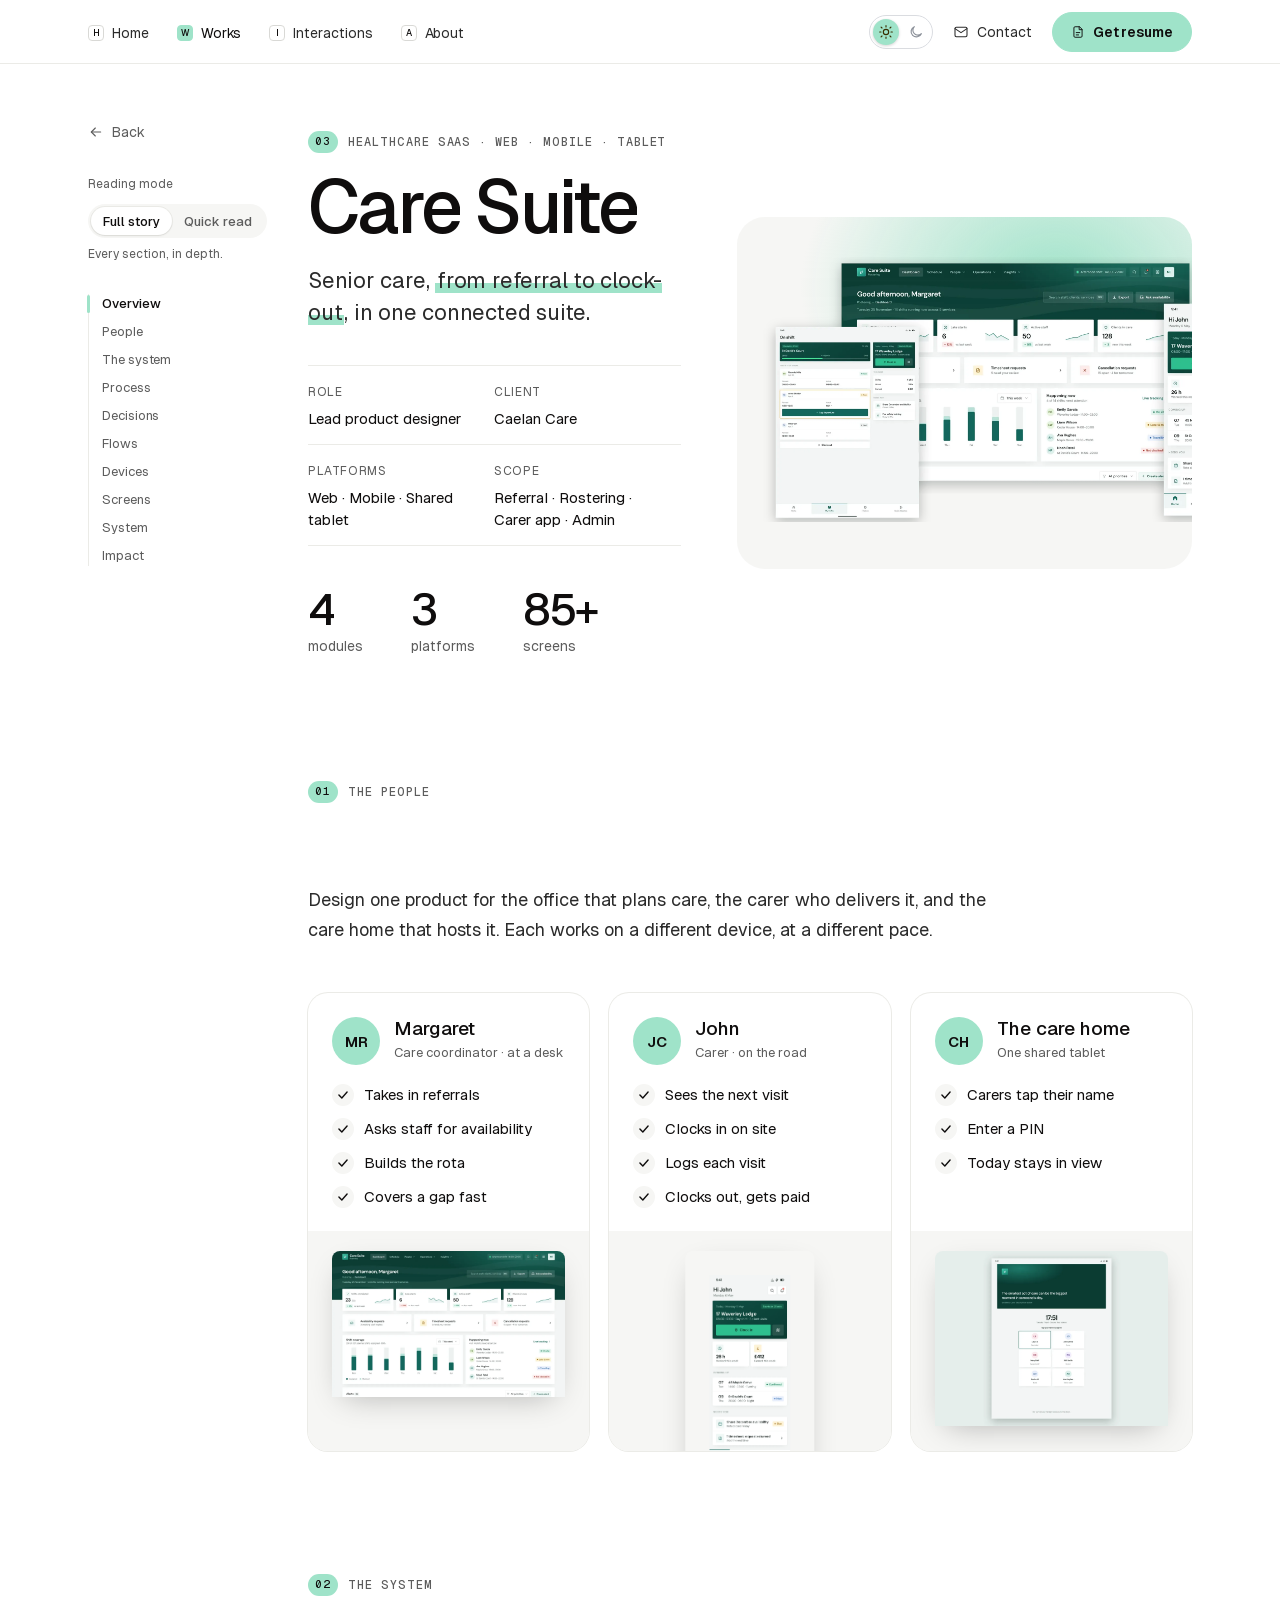
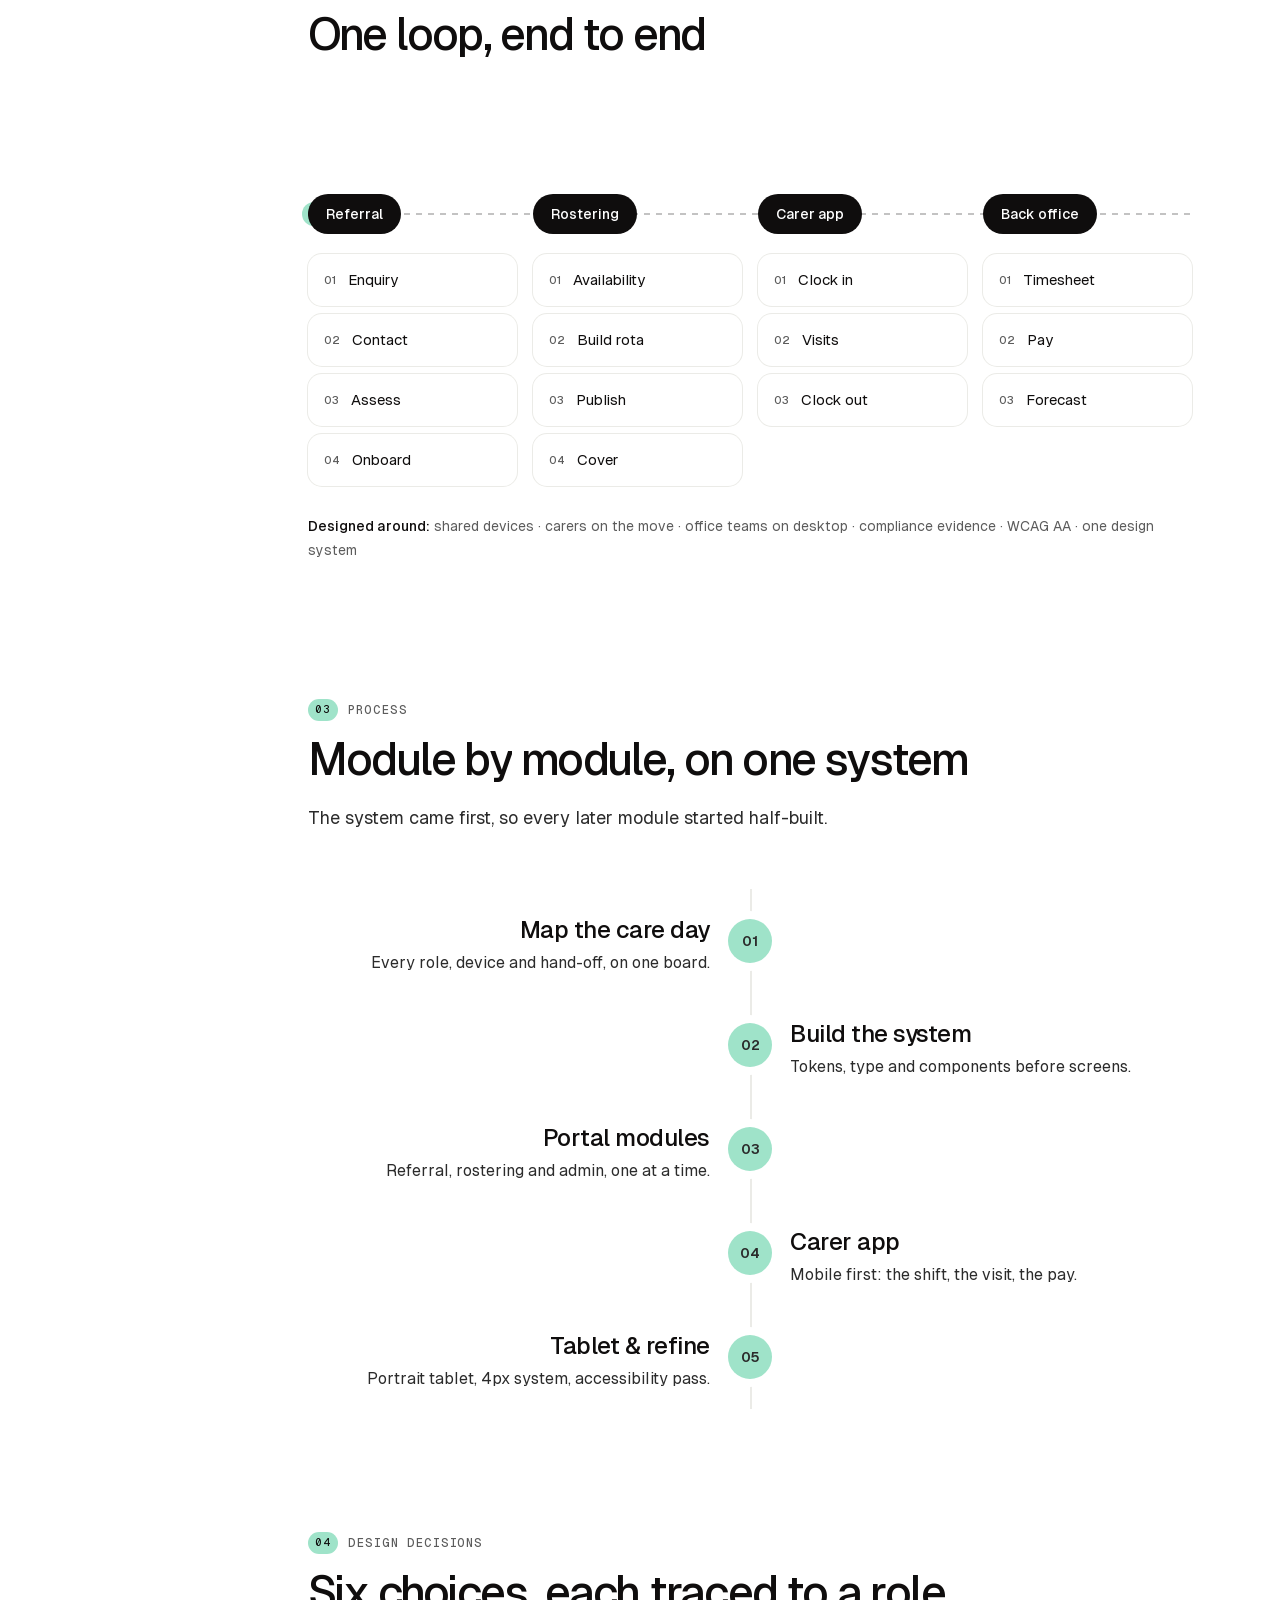
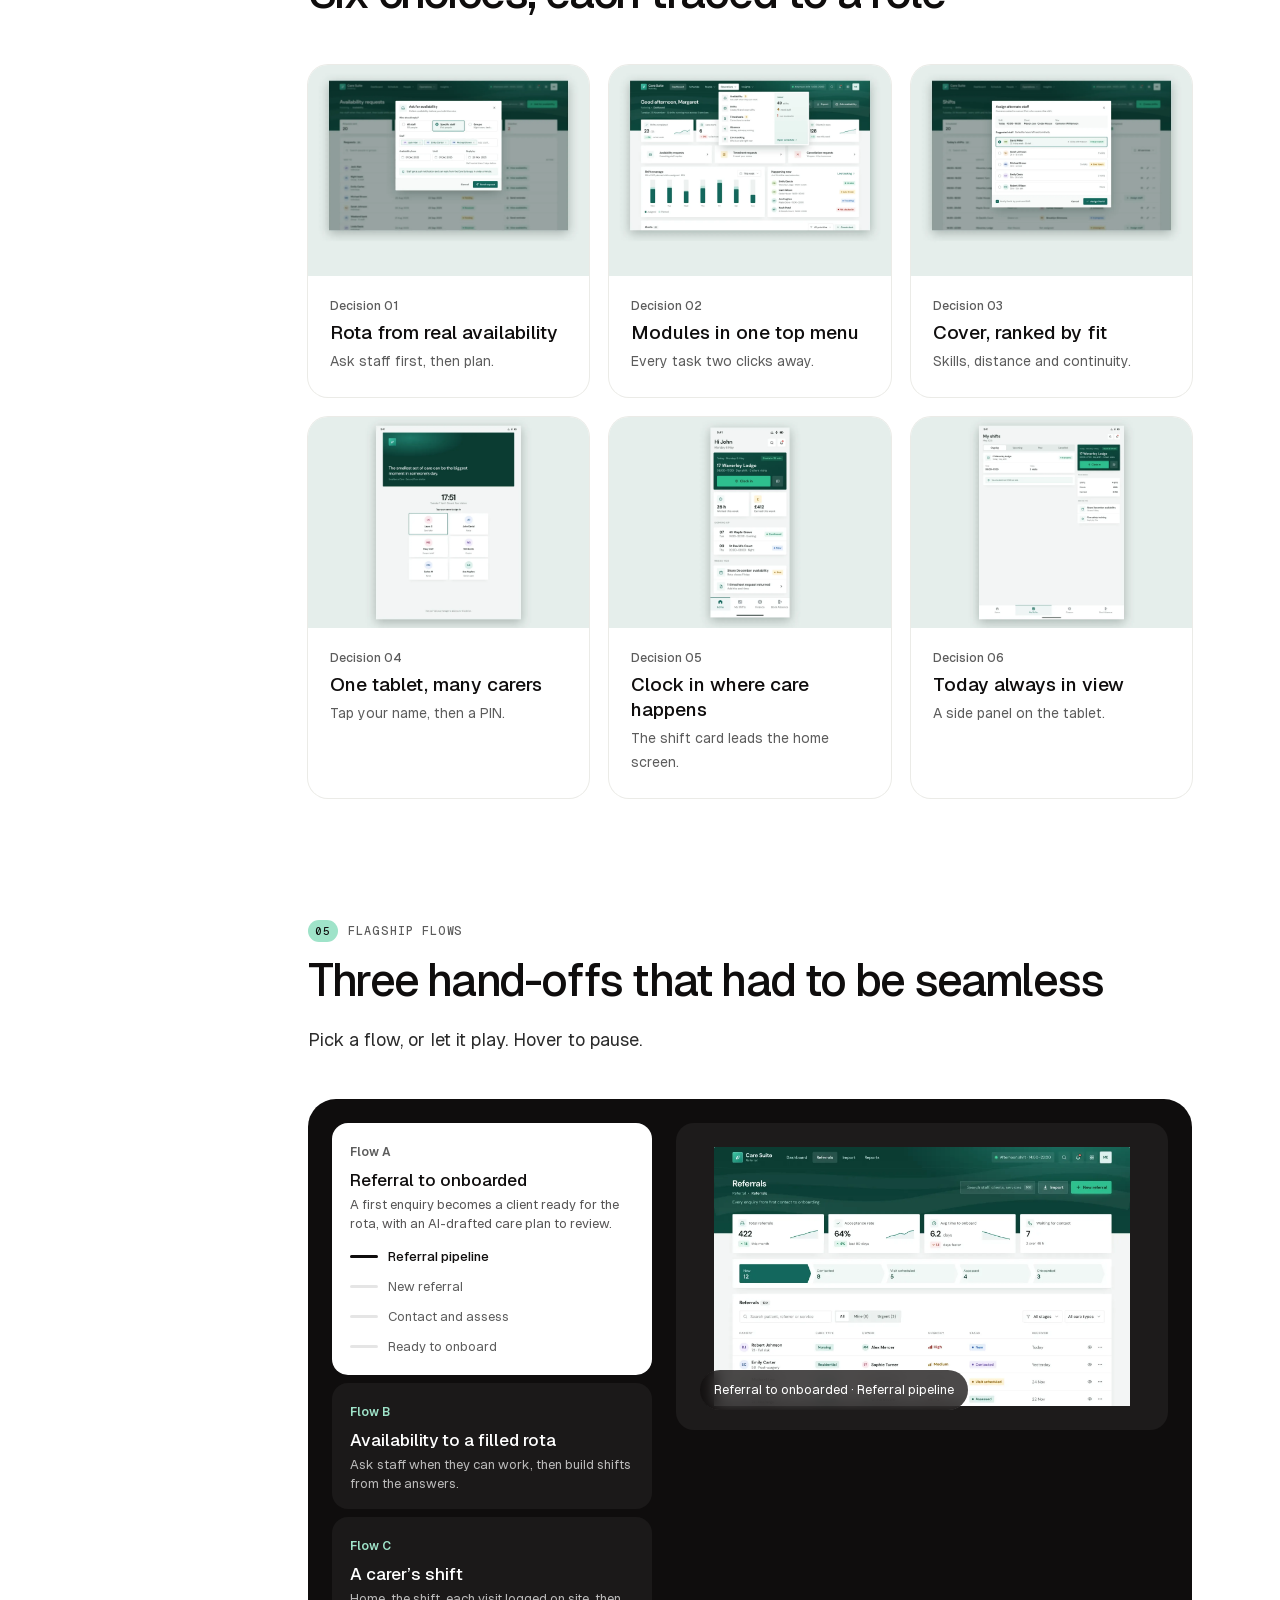
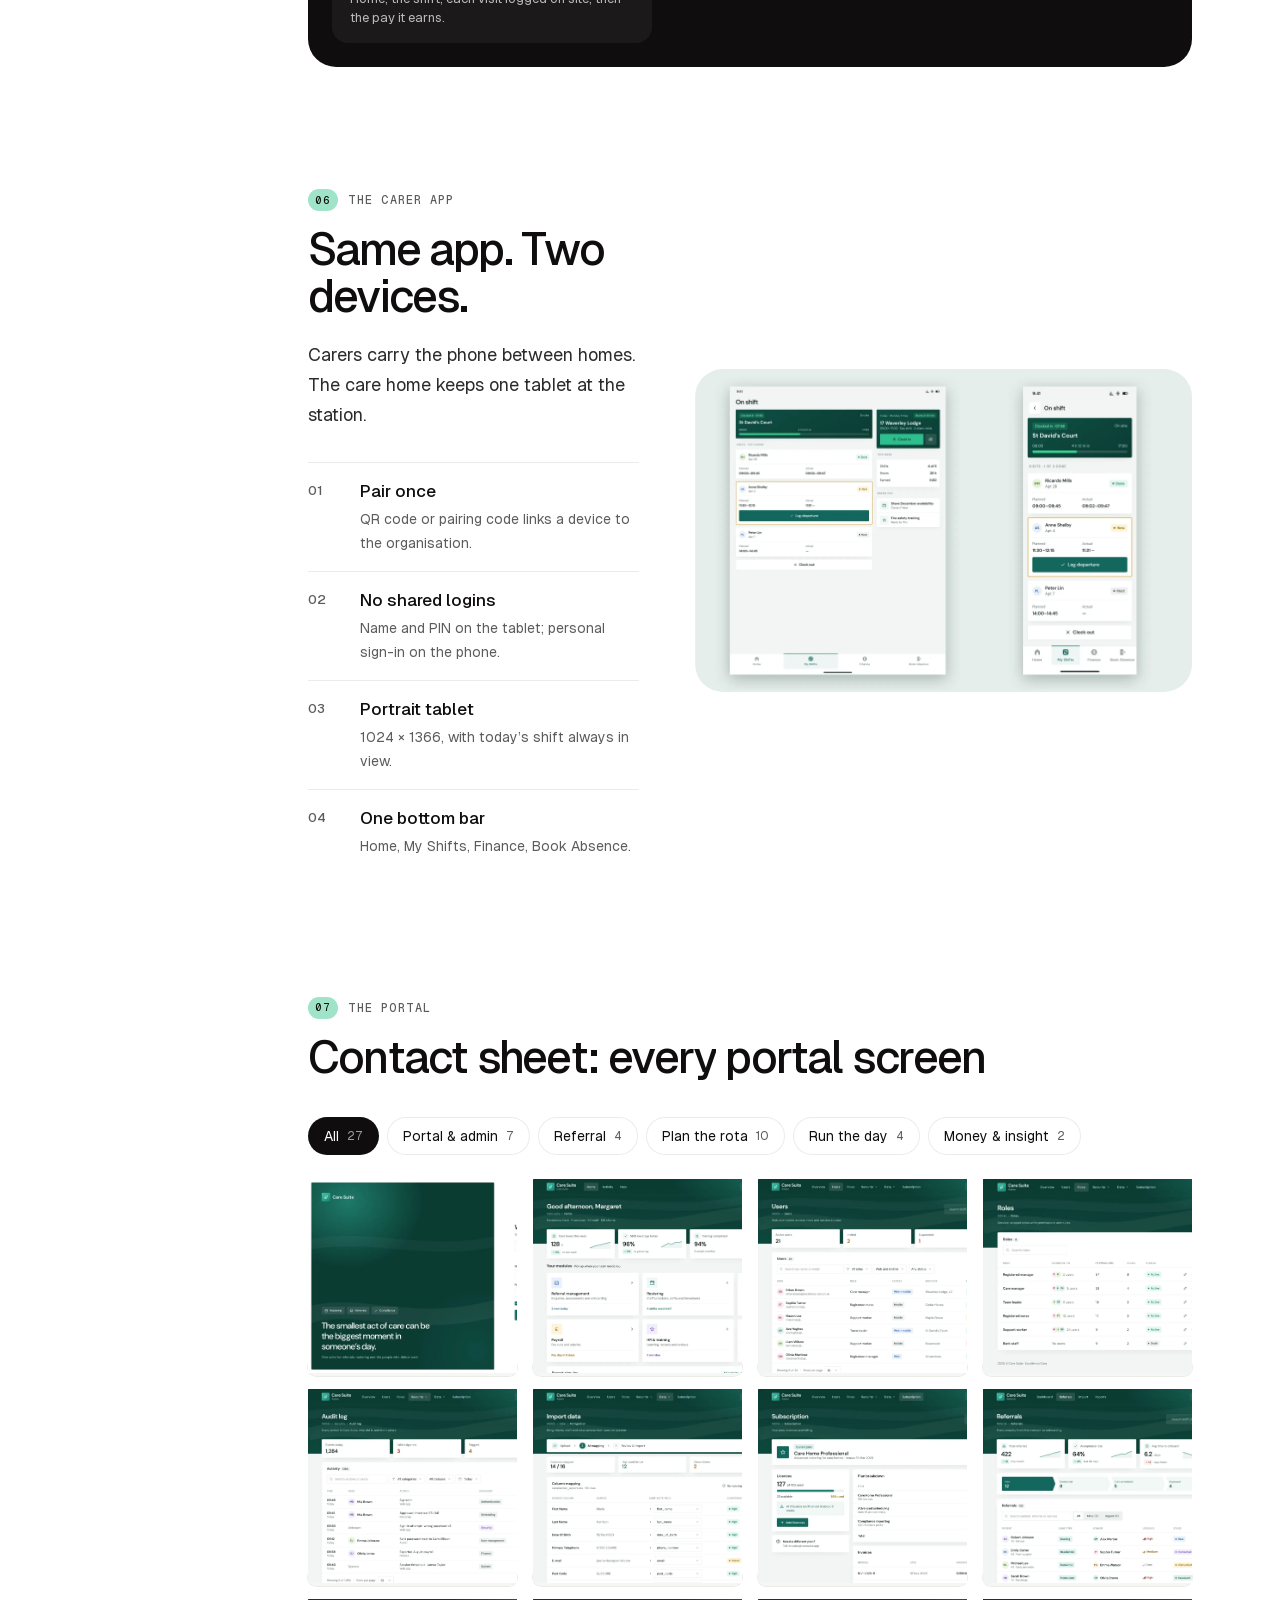
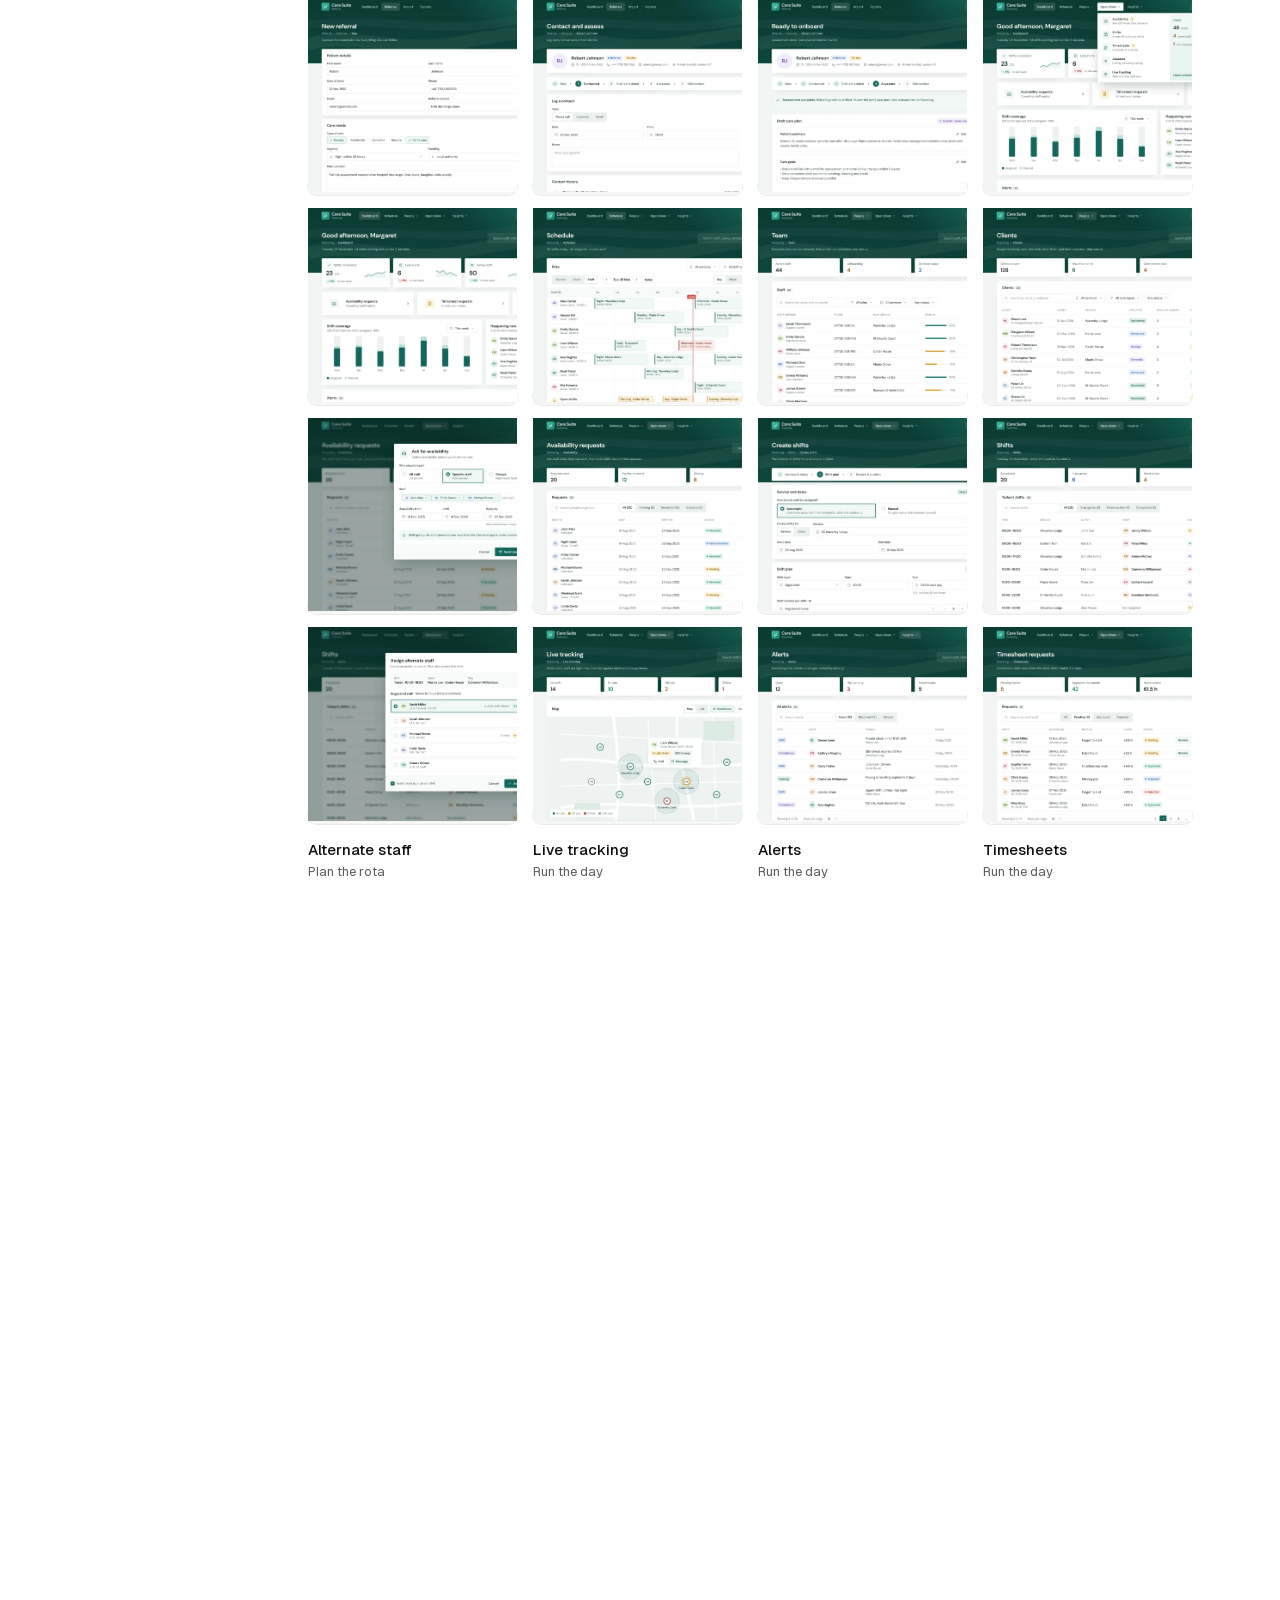
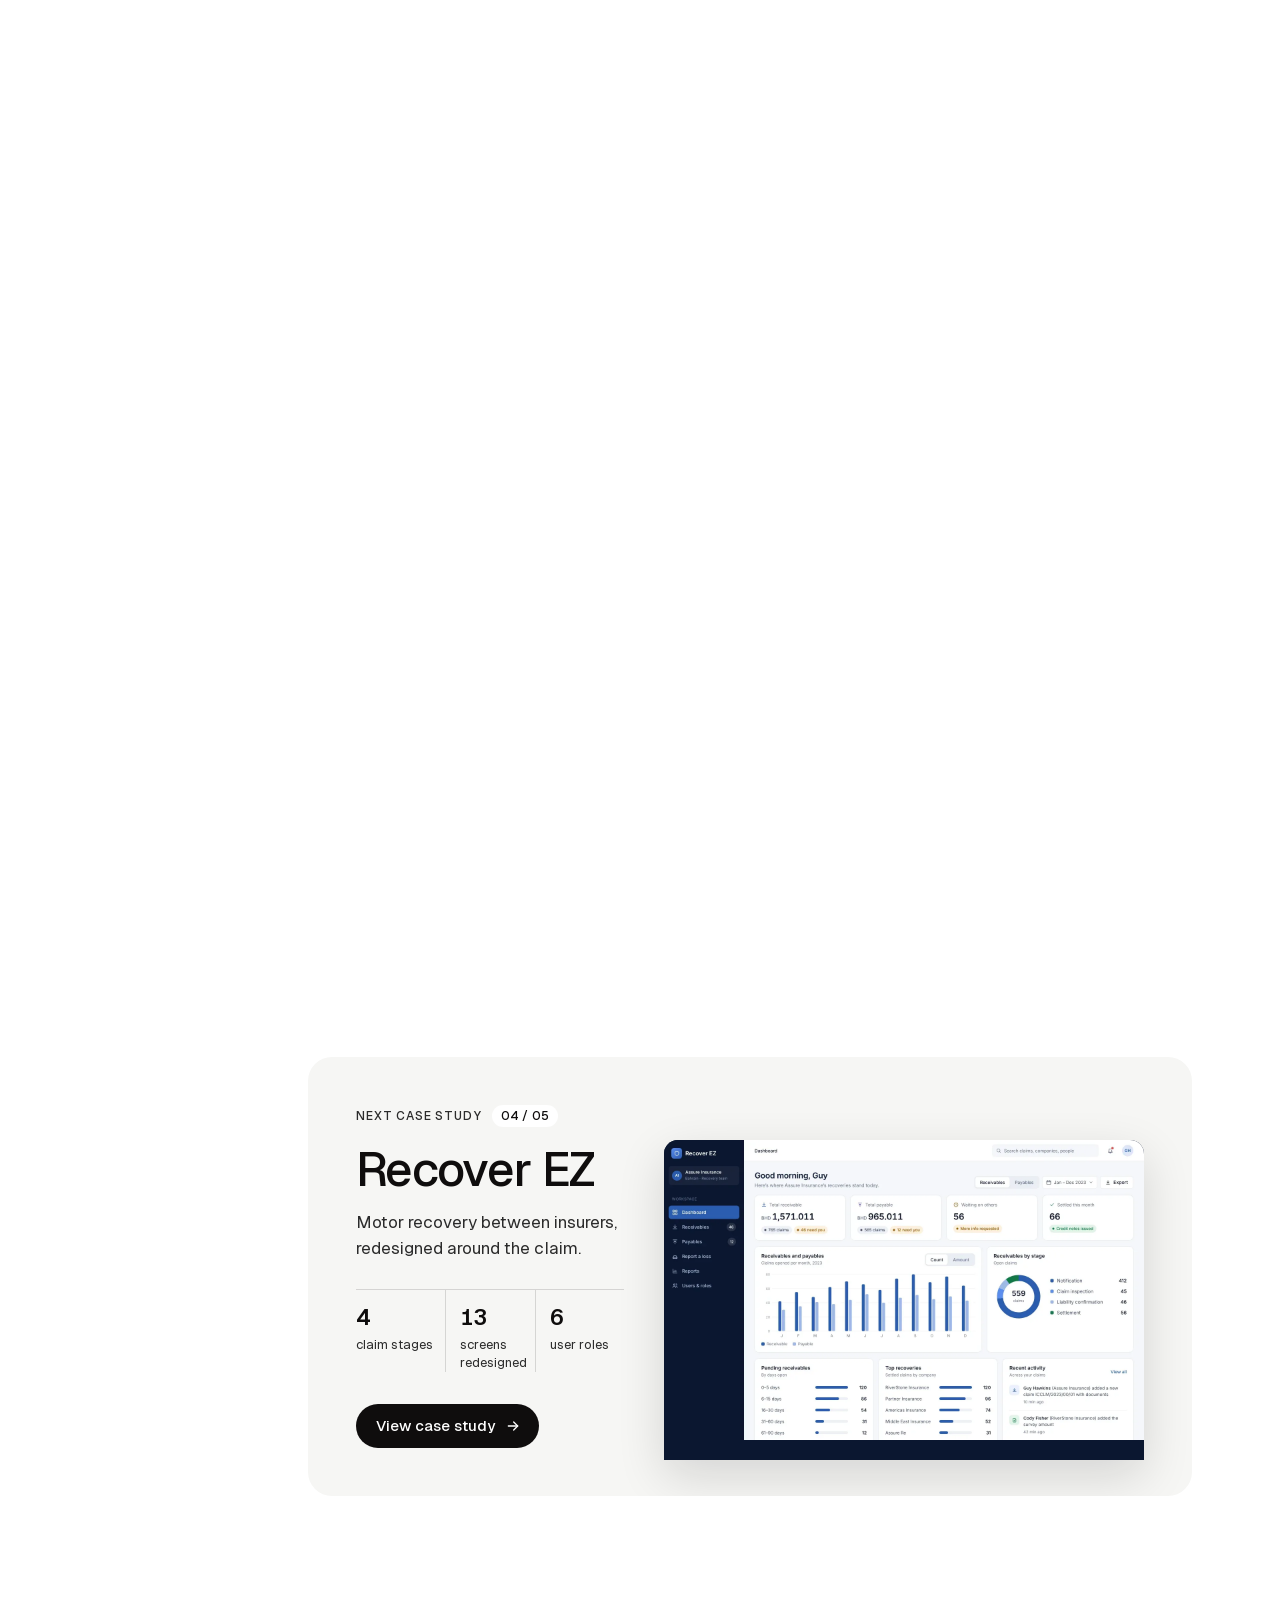
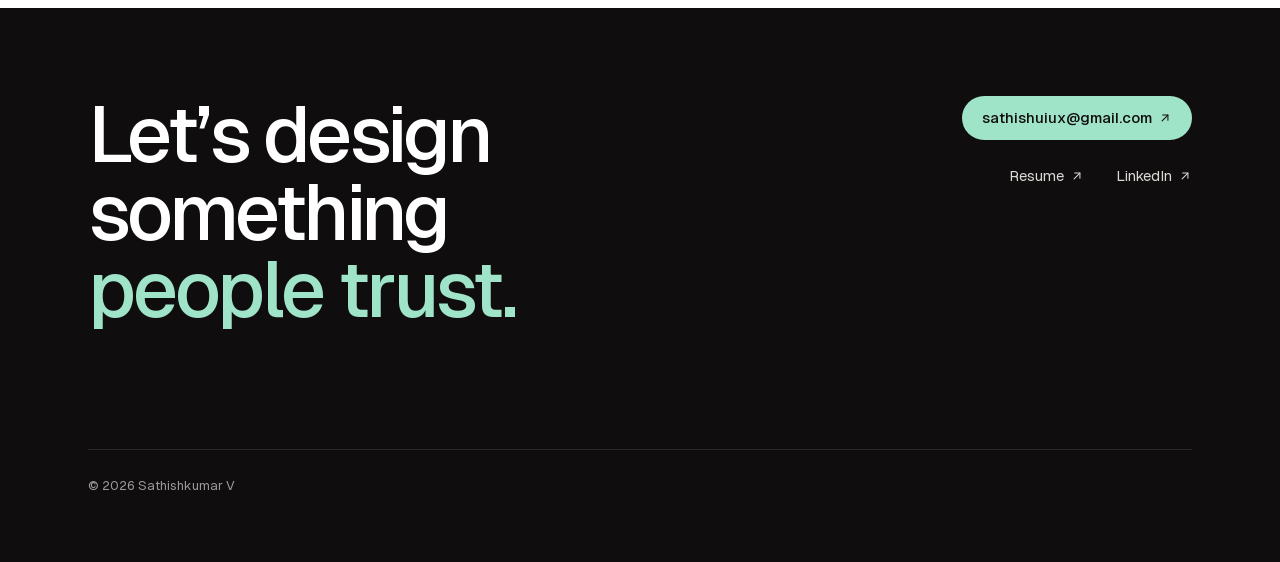
<file: care-suite.html>
<!doctype html><html lang="en"><head><meta charset="utf-8"><meta name="viewport" content="width=device-width,initial-scale=1"><title>Care Suite: Senior Care Platform Case Study · Sathishkumar V</title><meta name="description" content="One product for a UK senior-care provider: referral, rostering, admin and a carer app for phone and tablet, all on one design system."><meta name="author" content="Sathishkumar V"><meta property="og:type" content="article"><meta property="og:site_name" content="Sathishkumar V"><meta property="og:title" content="Care Suite: Senior Care Platform Case Study · Sathishkumar V"><meta property="og:description" content="One product for a UK senior-care provider: referral, rostering, admin and a carer app for phone and tablet, all on one design system."><meta property="og:image" content="https://skvdesigns.com/og-care-suite.jpg"><meta property="og:image:width" content="1200"><meta property="og:image:height" content="630"><meta name="twitter:card" content="summary_large_image"><meta name="theme-color" content="#FFFFFF"><link rel="icon" href="favicon.svg" type="image/svg+xml"><link rel="apple-touch-icon" href="apple-touch-icon.png"><link rel="canonical" href="https://skvdesigns.com/care-suite"><meta property="og:url" content="https://skvdesigns.com/care-suite"><script type="application/ld+json">{"@context": "https://schema.org", "@type": "CreativeWork", "name": "Care Suite", "headline": "Care Suite: Senior Care Platform Case Study", "description": "One product for a UK senior-care provider: referral, rostering, admin and a carer app for phone and tablet, all on one design system.", "image": "https://skvdesigns.com/og-care-suite.jpg", "author": {"@type": "Person", "name": "Sathishkumar V"}, "url": "https://skvdesigns.com/care-suite"}</script><link rel="preload" href="fonts/Geist-Variable.woff2" as="font" type="font/woff2" crossorigin><link rel="stylesheet" href="base.css"><style>
body{margin:0}
.pf{--bg:#F5F6F8;--tile:#E9EBF0;--ink:#171C2B;--ink2:#39435F;--mute:#4B5675;--line:#E2E4EA;font:400 15px/24px Geist,Inter,system-ui,sans-serif;color:var(--ink);background:var(--bg);-webkit-font-smoothing:antialiased}
.pf *{box-sizing:border-box}
.pf a{color:inherit;text-decoration:none}
.pf .wrap{max-width:1272px;margin:0 auto;padding:0 84px}
/* nav */
.pf .nav{position:sticky;top:0;z-index:5;background:color-mix(in srgb,var(--bg) 88%,transparent);backdrop-filter:blur(10px)}
.pf .nav .wrap{display:flex;align-items:center;justify-content:space-between;height:72px}
.pf .nav ul{display:flex;gap:28px;list-style:none;margin:0;padding:0;font-size:14px}
.pf .nav li a{display:inline-flex;align-items:center;gap:8px;color:var(--ink2)}
.pf .nav li a:hover{color:var(--ink)}
.pf .k{display:inline-grid;place-items:center;width:16px;height:16px;border:1px solid #CDD1DC;border-radius:4px;font:500 9px/1 Geist,Inter,sans-serif;color:var(--mute)}
.pf .nav .r{display:flex;align-items:center;gap:20px;font-size:14px;color:var(--ink2)}
.pf .nav .r a{display:inline-flex;align-items:center;gap:8px}
.pf .pill{display:inline-flex;align-items:center;gap:8px;height:36px;padding:0 16px;border:1px solid var(--ink);border-radius:999px;font:500 14px/1 Geist,Inter,sans-serif;color:var(--ink);transition:background 160ms linear,color 160ms linear}
.pf .pill:hover{background:var(--ink);color:#fff}
/* hero */
.pf .hero{padding:72px 0 56px}
.pf h1{font:400 46px/56px Geist,Inter,sans-serif;letter-spacing:-.025em;margin:0;max-width:720px}
.pf h1 b{font-weight:600}
.pf .hero-sub{display:flex;align-items:flex-end;justify-content:space-between;gap:24px;margin-top:28px}
.pf .hero-sub p{margin:0;max-width:540px;font:400 19px/30px Geist,Inter,sans-serif;color:var(--mute)}
.pf .at{display:inline-flex;align-items:center;gap:6px;height:26px;padding:0 10px;margin-left:4px;border-radius:6px;background:#fff;box-shadow:0 0 0 1px var(--line);font:500 14px/1 Geist,Inter,sans-serif;color:var(--ink);vertical-align:2px}
.pf .at i{width:10px;height:10px;border-radius:3px;background:linear-gradient(135deg,#0F49F5,#8BA7FB)}
.pf .loc{display:flex;gap:24px;font-size:13px;color:var(--mute);white-space:nowrap}
.pf .loc span{display:inline-flex;align-items:center;gap:6px}
/* bento */
.pf .bento{display:grid;grid-template-columns:2fr 1fr 1fr 2.2fr;grid-auto-rows:208px;gap:16px;margin-top:48px}
.pf .bento .r2{grid-column:span 1}
.pf .bento2{display:grid;grid-template-columns:1.1fr 1fr 1.6fr 1fr 1.1fr;grid-auto-rows:208px;gap:16px;margin-top:16px}
.pf .t{position:relative;overflow:hidden;border-radius:14px;background:var(--tile)}
.pf .t img{position:absolute;left:14px;top:14px;width:calc(100% - 28px);height:calc(100% - 14px);object-fit:cover;object-position:left top;border-radius:8px 8px 0 0;box-shadow:0 1px 2px rgba(23,28,43,.08),0 8px 24px rgba(23,28,43,.08);transition:transform 240ms linear}
.pf .t:hover img{transform:translateY(-4px)}
/* sections */
.pf .sec{padding:96px 0 0}
.pf .sec-h{display:flex;align-items:baseline;justify-content:space-between;margin-bottom:40px}
.pf .sec-h h2{font:500 24px/32px Geist,Inter,sans-serif;letter-spacing:-.01em;margin:0}
.pf .sec-h p{margin:0;color:var(--mute);font-size:15px;max-width:520px}
/* case studies */
.pf .case{display:grid;grid-template-columns:340px minmax(0,1fr);gap:56px;padding:56px 0;border-top:1px solid var(--line)}
.pf .case:first-of-type{border-top:0;padding-top:8px}
.pf .c-txt{display:flex;flex-direction:column}
.pf .c-txt h3{font:500 22px/30px Geist,Inter,sans-serif;letter-spacing:-.01em;margin:0}
.pf .c-sub{margin:2px 0 20px;color:var(--mute);font-size:15px}
.pf .c-p{margin:0 0 28px;color:var(--ink2);font-size:15px;line-height:25px}
.pf .c-meta{display:grid;grid-template-columns:72px 1fr;row-gap:12px;margin:0 0 32px;font-size:14px}
.pf .c-meta dt{color:var(--mute)} .pf .c-meta dd{margin:0;color:var(--ink)}
.pf .c-txt .pill{align-self:flex-start}
.pf .c-foot{display:flex;flex-wrap:wrap;gap:8px;margin-top:auto;padding-top:32px}
.pf .chip{display:inline-flex;align-items:center;gap:6px;height:30px;padding:0 12px;border-radius:999px;background:#fff;box-shadow:0 0 0 1px var(--line);font-size:13px;color:var(--mute)}
.pf .chip b{font-weight:600;color:var(--ink)}
.pf .c-img{display:grid;grid-template-columns:1fr 1fr;grid-template-rows:300px 220px;gap:16px}
.pf .c-img .wide{grid-column:1/-1}
.pf .ph{display:flex;align-items:flex-end;padding:24px}
.pf .ph div{display:flex;flex-direction:column;gap:2px}
.pf .ph b{font:500 18px/26px Geist,Inter,sans-serif;color:var(--ink)}
.pf .ph span{font-size:13px;color:var(--mute)}
.pf .ph.cl{background:linear-gradient(140deg,#E9EEFB 0%,#E1E8FA 55%,#EDE9FA 100%)}
.pf .ph.tt{background:linear-gradient(140deg,#F3EEE6 0%,#ECE7DF 60%,#E9EBF0 100%)}
/* explorations */
.pf .rail{display:grid;grid-template-columns:2fr 1fr 1fr 1fr 1.4fr;gap:16px}
.pf figure{margin:0}
.pf figure .t{height:300px}
.pf figcaption{margin-top:12px;font-size:13px;color:var(--mute)} .pf figcaption b{font-weight:500;color:var(--ink)}
/* story */
.pf .story{display:grid;grid-template-columns:200px minmax(0,1fr) 380px;gap:48px;align-items:start}
.pf .story h2{font:500 24px/32px Geist,Inter,sans-serif;margin:0}
.pf .story p{margin:0 0 18px;color:var(--ink2);font-size:16px;line-height:27px}
.pf .story p b{font-weight:500;color:var(--ink)}
.pf .portrait{height:300px;border-radius:14px;background:linear-gradient(160deg,#DDE3F2,#E9EBF0);display:grid;place-items:center;font:500 56px/1 Geist,Inter,sans-serif;color:#8BA7FB;letter-spacing:-.02em}
.pf .rows{margin-top:72px;border-top:1px solid var(--line)}
.pf .rowx{display:grid;grid-template-columns:200px minmax(0,1fr);gap:48px;padding:40px 0;border-bottom:1px solid var(--line)}
.pf .rowx h3{font:500 20px/28px Geist,Inter,sans-serif;margin:0}
.pf .cols{display:grid;grid-template-columns:repeat(4,minmax(0,1fr));gap:32px}
.pf .cols.c3{grid-template-columns:repeat(3,minmax(0,1fr))}
.pf .cols b{display:block;font-weight:500;font-size:15px;color:var(--ink)}
.pf .cols span{display:block;font-size:14px;line-height:22px;color:var(--mute)}
.pf .cols em{display:block;margin-top:12px;font-style:normal;font-size:14px;color:var(--ink2)}
/* footer */
.pf .foot{margin-top:120px;background:#171C2B;color:#fff;padding:88px 0 64px}
.pf .foot .wrap{display:grid;grid-template-columns:minmax(0,1fr) auto;gap:48px;align-items:start}
.pf .foot h2{font:500 44px/54px Geist,Inter,sans-serif;letter-spacing:-.025em;margin:0;max-width:560px}
.pf .foot h2 span{color:#8B91A5}
.pf .foot .links{display:flex;flex-direction:column;align-items:flex-end;gap:24px;font-size:15px}
.pf .foot .links .row{display:flex;gap:32px;color:#CDD1DC}
.pf .foot a{display:inline-flex;align-items:center;gap:6px} .pf .foot a:hover{color:#fff}
.pf .foot .base{grid-column:1/-1;display:flex;justify-content:space-between;margin-top:72px;padding-top:24px;border-top:1px solid #2D354D;font-size:13px;color:#ADB2C1}
/* ===== Yellow theme: white canvas, near-black ink, signal yellow #FFD105 ===== */
.pf{--bg:#FFFFFF;--tile:#F4F4F2;--ink:#0F0D0D;--ink2:#2B2B2B;--mute:#5C5C5C;--line:#ECECEA;--y:#9FE3C9;--y2:#E2F5ED}
.pf .k{border-color:#D9D9D6;color:var(--ink)}
.pf .nav li a:hover .k{background:var(--y);border-color:var(--y)}
.pf .nav .pill{background:var(--y);border-color:var(--y);color:var(--ink)}
.pf .nav .pill:hover{background:var(--ink);border-color:var(--ink);color:var(--y)}
.pf .pill{border-color:var(--ink)}
.pf .pill:hover{background:var(--y);border-color:var(--y);color:var(--ink)}
.pf h1 b{background:linear-gradient(transparent 62%,var(--y) 62%,var(--y) 92%,transparent 92%);padding:0 2px}
.pf .at{background:var(--ink);color:#fff;box-shadow:none}
.pf .at i{background:var(--y)}
.pf .t{background:var(--tile)}
.pf .t:hover{background:var(--y2)}
.pf :is(.sec-h h2,.story h2){display:flex;align-items:center;gap:12px}
.pf :is(.sec-h h2,.story h2)::before{content:"";width:12px;height:12px;border-radius:3px;background:var(--y)}
.pf .chip{background:var(--y2);box-shadow:none;color:var(--ink2)}
.pf .chip b{color:var(--ink)}
.pf .ph.cl{background:linear-gradient(140deg,#FFF3B8 0%,#FFE680 100%)}
.pf .ph.tt{background:linear-gradient(140deg,#F4F4F2 0%,#ECECEA 100%)}
.pf .portrait{background:var(--y);color:var(--ink)}
.pf .foot{background:#0F0D0D}
.pf .foot h2 span{color:var(--y)}
.pf .foot .links .row{color:#D9D9D6}
.pf .foot a:hover{color:var(--y)}
.pf .foot .links > a{height:44px;padding:0 20px;border-radius:999px;background:var(--y);color:var(--ink)!important;font-weight:500}
.pf .foot .base{border-color:#2A2A2A;color:#9A9A9A}
.pf ::selection{background:var(--y);color:var(--ink)}
/* ===== Motion (shared layer + home) ===== */

.pf{--d-fast:160ms;--d-base:240ms;--d-slow:420ms;--eo:cubic-bezier(.22,1,.36,1);--spring:cubic-bezier(.34,1.56,.64,1);--io:cubic-bezier(.65,0,.35,1)}
/* page loader: yellow curtain, counter, wipes up */
.pf .ld{position:fixed;inset:0;z-index:50;background:var(--y);display:flex;align-items:flex-end;justify-content:space-between;padding:0 84px 72px;clip-path:inset(0 0 0 0);transition:clip-path 900ms var(--io)}
.pf .ld b{font:500 56px/1 Geist,Inter,sans-serif;letter-spacing:-.035em;color:var(--ink);display:block;overflow:hidden}
.pf .ld b span{display:inline-block;transform:translateY(105%);animation:ldIn 700ms var(--eo) 80ms forwards}
.pf .ld i{font:500 15px/1 Geist,Inter,sans-serif;font-style:normal;color:var(--ink);font-variant-numeric:tabular-nums}
.pf .ld .bar{position:absolute;left:84px;right:84px;bottom:48px;height:2px;background:rgba(15,13,13,.12)}
.pf .ld .bar::after{content:"";position:absolute;inset:0;background:var(--ink);transform-origin:0 50%;transform:scaleX(var(--lp,0));transition:transform 120ms linear}
.pf .ld.done{clip-path:inset(0 0 100% 0)}
@keyframes ldIn{to{transform:none}}
@keyframes ldAuto{to{clip-path:inset(0 0 100% 0);visibility:hidden}}
.pf:not(.js) .ld{animation:ldAuto 900ms cubic-bezier(.65,0,.35,1) 2200ms forwards}
.pf .ld.off{display:none}
.pf .ld.run b span{animation:none;transform:translateY(105%)}
.pf .ld.run.go b span{animation:ldIn 700ms var(--eo) 80ms forwards}
.pf .ld.done{animation:none}
/* split words */
.pf .w{display:inline-block;overflow:hidden;vertical-align:top;padding-bottom:.08em;margin-bottom:-.08em}
.pf.js .w > span{display:inline-block;transform:translateY(108%);transition:transform 900ms var(--eo);transition-delay:calc(var(--i,0) * 45ms + var(--d,0ms))}
.pf .in .w > span,.pf .in.w > span,.pf.ready .hero-split .w > span{transform:none}
/* hero items wait for the loader */
.pf.js [data-hr]{opacity:0;transform:translateY(16px);transition:opacity 800ms var(--eo),transform 900ms var(--eo);transition-delay:var(--d,0ms)}
.pf.ready [data-hr]{opacity:1;transform:none}
/* generic reveal */
.pf.js [data-r]{opacity:0;transform:translateY(28px);filter:blur(6px);transition:opacity 800ms var(--eo),transform 900ms var(--eo),filter 800ms var(--eo);transition-delay:var(--d,0ms)}
.pf [data-r].in{opacity:1;transform:none;filter:none}
.pf.js [data-r="fade"]{transform:none}
.pf.js [data-r="scale"]{transform:scale(.96)}
/* image clip reveal */
.pf.js [data-r="clip"]{opacity:1;filter:none;transform:none;clip-path:inset(10% 6% 0 6% round 20px);transition:clip-path 1200ms var(--eo);transition-delay:var(--d,0ms)}
.pf.js [data-r="clip"] img{transform:scale(1.08);transition:transform 1400ms var(--eo);transition-delay:var(--d,0ms)}
.pf [data-r="clip"].in{clip-path:inset(0 0 0 0 round 16px)}
.pf [data-r="clip"].in img{transform:none}
/* svg line draw */
.pf.js .draw path,.pf.js .draw line,.pf.js .draw polyline,.pf.js .draw circle.dr,.pf.js .draw rect.dr{stroke-dasharray:var(--len,1200);stroke-dashoffset:var(--len,1200);transition:stroke-dashoffset 1600ms var(--io);transition-delay:var(--d,0ms)}
.pf .draw.in path,.pf .draw.in line,.pf .draw.in polyline,.pf .draw.in circle.dr,.pf .draw.in rect.dr{stroke-dashoffset:0}
/* hover lift for any card */
.pf .lift{transition:transform var(--d-slow) var(--eo),box-shadow var(--d-slow) var(--eo),background-color var(--d-slow) var(--eo)}
.pf .lift:hover{transform:translateY(-3px);box-shadow:0 1px 2px rgba(15,13,13,.04),0 12px 32px rgba(15,13,13,.08)}
.pf .lift:hover .ico{transform:rotate(-8deg) scale(1.08);background:var(--y)}
.pf .ico{display:inline-grid;place-items:center;width:40px;height:40px;border-radius:12px;background:#fff;box-shadow:0 0 0 1px var(--line);color:var(--ink);transition:transform var(--d-slow) var(--spring),background-color var(--d-base) var(--eo);flex:none}
.pf .ico svg{width:20px;height:20px}
/* buttons */
.pf .pill{position:relative;overflow:hidden;isolation:isolate}
.pf .pill::before{content:"";position:absolute;inset:0;z-index:-1;background:var(--y);border-radius:inherit;transform:translateY(101%);transition:transform var(--d-slow) var(--eo)}
.pf .pill:hover::before{transform:none}
.pf .pill:hover{background:transparent!important;color:var(--ink)!important;border-color:var(--y)!important}
.pf .nav .pill::before{background:var(--ink)}
.pf .nav .pill:hover{color:var(--y)!important;border-color:var(--ink)!important}
@media (prefers-reduced-motion:reduce){
 .pf .ld{display:none}
 .pf [data-hr],.pf [data-r],.pf [data-r="clip"],.pf [data-r="clip"] img,.pf .w>span{opacity:1!important;transform:none!important;filter:none!important;clip-path:none!important;transition:none!important}
 .pf .draw *{stroke-dashoffset:0!important;transition:none!important}
}

/* ===== click prototype · Atlas LO tokens ===== */
.pf .c-img.has-proto{display:block}
.pf .proto{display:flex;flex-direction:column;gap:14px;padding:20px 20px 16px;border-radius:14px;background:var(--tile);height:100%}
.pf .pw{position:relative;flex:1;min-height:420px;border-radius:10px;overflow:hidden;background:#fff;box-shadow:0 0 0 1px #E5E7ED,0 18px 48px rgba(23,28,43,.12)}
.pf .a-app{position:absolute;left:0;top:0;width:960px;height:640px;transform-origin:0 0;transform:scale(var(--sc,.7));
  font:400 14px/21px Geist,Inter,system-ui,sans-serif;color:#39435F;background:#fff;-webkit-font-smoothing:antialiased;
  --ap:url("data:image/svg+xml,%3Csvg%20xmlns%3D%22http%3A//www.w3.org/2000/svg%22%20width%3D%2224%22%20height%3D%2224%22%20viewBox%3D%220%200%2024%2024%22%20fill%3D%22none%22%3E%3Crect%20width%3D%2224%22%20height%3D%2224%22%20rx%3D%2212%22%20fill%3D%22url%28%23g%29%22/%3E%3Ccircle%20cx%3D%2216%22%20cy%3D%229%22%20r%3D%224%22%20fill%3D%22white%22/%3E%3Cdefs%3E%3ClinearGradient%20id%3D%22g%22%20x1%3D%2221.5%22%20y1%3D%225%22%20x2%3D%223.5%22%20y2%3D%2220.5%22%20gradientUnits%3D%22userSpaceOnUse%22%3E%3Cstop%20stop-color%3D%22%236D66F7%22/%3E%3Cstop%20offset%3D%221%22%20stop-color%3D%22%23D76FF1%22/%3E%3C/linearGradient%3E%3C/defs%3E%3C/svg%3E");--aprev:url("data:image/svg+xml,%3Csvg%20xmlns%3D%22http%3A//www.w3.org/2000/svg%22%20width%3D%2224%22%20height%3D%2224%22%20viewBox%3D%220%200%2024%2024%22%3E%3Crect%20width%3D%2224%22%20height%3D%2224%22%20rx%3D%2212%22%20fill%3D%22white%22/%3E%3Ccircle%20cx%3D%2216%22%20cy%3D%229%22%20r%3D%224%22%20fill%3D%22url%28%23g%29%22/%3E%3Cdefs%3E%3ClinearGradient%20id%3D%22g%22%20x1%3D%2220%22%20y1%3D%225%22%20x2%3D%2212%22%20y2%3D%2213%22%20gradientUnits%3D%22userSpaceOnUse%22%3E%3Cstop%20stop-color%3D%22%236D66F7%22/%3E%3Cstop%20offset%3D%221%22%20stop-color%3D%22%23D76FF1%22/%3E%3C/linearGradient%3E%3C/defs%3E%3C/svg%3E");--eo:cubic-bezier(.22,1,.36,1);--io:cubic-bezier(.65,0,.35,1);--spring:cubic-bezier(.34,1.56,.64,1)}
.pf .a-app *{box-sizing:border-box}
.pf .a-lg{display:inline-block;width:18px;height:18px;flex:none;border-radius:50%;background:var(--ap) center/100% no-repeat}
.pf .a-lg12{width:12px;height:12px} .pf .a-lg28{width:28px;height:28px}
.pf .a-hdr{position:relative;display:flex;align-items:center;height:64px;padding:0 24px;border-bottom:1px solid #F2F3F7;background:#fff;z-index:2}
.pf .a-logo{height:24px;width:auto;display:block}
.pf .a-search{position:absolute;left:40%;transform:translateX(-50%);width:288px;height:40px;display:flex;align-items:center;gap:8px;padding:0 8px 0 12px;border-radius:8px;background:#F2F3F7;color:#6C758E}
.pf .a-search span{flex:1;white-space:nowrap;overflow:hidden}
.pf .a-search kbd{font:500 12px/1 Geist,Inter,sans-serif;color:#6C758E;background:#fff;border:1px solid #E5E7ED;border-radius:4px;padding:3px 6px}
.pf .a-hr{margin-left:auto;display:flex;align-items:center;gap:4px}
.pf .a-live{display:inline-flex;align-items:center;gap:8px;height:32px;padding:0 12px 0 10px;margin-right:8px;border-radius:999px;background:#F5F2FF;box-shadow:inset 0 0 0 1px #E4DBFF;color:#0F49F5;font-size:14px;white-space:nowrap}
.pf .a-ib{position:relative;display:grid;place-items:center;width:32px;height:32px;border-radius:999px;background:#F2F3F7;color:#4B5675}
.pf .a-dot{position:absolute;right:7px;top:6px;width:6px;height:6px;border-radius:50%;background:#D92D20;box-shadow:0 0 0 1.5px #F2F3F7}
.pf .a-me{position:relative;display:grid;place-items:center;width:32px;height:32px;margin-left:8px;border-radius:999px;background:#E5E7ED;color:#39435F;font:600 12px/1 Geist,Inter,sans-serif}
.pf .a-me i{position:absolute;right:-1px;bottom:-1px;width:10px;height:10px;border-radius:50%;background:#12B76A;box-shadow:0 0 0 2px #fff}
.pf .a-body{position:absolute;inset:64px 0 0 0;display:flex}
.pf .a-rail{width:76px;flex:none;display:flex;flex-direction:column;align-items:center;gap:10px;padding:16px 0;background:#fff;border-right:1px solid #F2F3F7}
.pf .a-ri{display:flex;flex-direction:column;align-items:center;gap:4px;font:500 12px/16px Geist,Inter,sans-serif;color:#4B5675}
.pf .a-rii{position:relative;display:grid;place-items:center;width:40px;height:32px;border-radius:10px;color:#4B5675}
.pf .a-ri:first-child .a-rii{color:#7B5BE6}
.pf .a-ri.on{color:#22293D;font-weight:600} .pf .a-ri.on .a-rii{background:#EEF3FF;color:#0F49F5}
.pf .a-bdg{position:absolute;right:2px;top:-3px;min-width:16px;height:16px;padding:0 4px;border-radius:999px;background:#D92D20;color:#fff;font:600 10px/16px Geist,Inter,sans-serif;font-style:normal;text-align:center;box-shadow:0 0 0 2px #fff}
.pf .a-sp{flex:1}
.pf .a-main{flex:1;min-width:0;display:flex;flex-direction:column;background:#F9FAFC}
.pf .a-lh{display:flex;align-items:center;gap:12px;height:58px;padding:0 32px;background:#fff;border-bottom:1px solid #F2F3F7;white-space:nowrap;overflow:hidden}
.pf .a-back{display:grid;place-items:center;width:32px;height:32px;border-radius:8px;background:#F2F3F7;color:#39435F;flex:none}
.pf .a-nm{font:500 18px/24px Geist,Inter,sans-serif;color:#22293D}
.pf .a-meta{font-size:12px;color:#6C758E;overflow:hidden;text-overflow:ellipsis}
.pf .a-exp{margin-left:auto}
.pf .a-badge{display:inline-flex;align-items:center;height:22px;padding:0 8px;border-radius:6px;font:600 12px/1 Geist,Inter,sans-serif;white-space:nowrap;flex:none}
.pf .a-badge.warn{background:#FFF6DC;color:#9A6700} .pf .a-badge.ok{background:#EAF8EF;color:#13803A} .pf .a-badge.grey{background:#F2F3F7;color:#4B5675}
.pf .a-lh .b1{display:none} .pf .s-pulled .a-lh .b0{display:none} .pf .s-pulled .a-lh .b1{display:inline-flex;animation:apop 500ms var(--spring)}
@keyframes apop{from{transform:scale(.8);opacity:0}}
.pf .a-gb{display:inline-flex;align-items:center;gap:6px;height:32px;padding:0 12px;border-radius:8px;background:#F2F3F7;color:#39435F;font:500 14px/20px Geist,Inter,sans-serif;flex:none}
.pf .a-strip{display:flex;gap:24px;padding:14px 32px;background:#fff;border-bottom:1px solid #F2F3F7}
.pf .a-g{display:flex;flex-direction:column;gap:6px;padding-right:24px;border-right:1px solid #E5E7ED} .pf .a-g:last-child{border:0}
.pf .a-gl{font:500 12px/16px Geist,Inter,sans-serif;color:#6C758E;white-space:nowrap}
.pf .a-gv{position:relative;height:20px} .pf .a-gv b{font:600 16px/20px Geist,Inter,sans-serif;color:#39435F;white-space:nowrap}
.pf .a-tn{position:relative;align-self:flex-start;display:inline-flex;align-items:center;height:32px;padding:0 12px;border-radius:8px;background:#EEF3FF;color:#0F49F5;font:500 14px/20px Geist,Inter,sans-serif;white-space:nowrap}
.pf .a-tn em{font-style:normal}
.pf .cr .a-gv .v0{display:block;color:#6C758E;font-weight:500;transition:opacity 250ms,transform 350ms var(--eo)}
.pf .cr .a-gv .v1{position:absolute;left:0;top:0;opacity:0;transform:translateY(8px);transition:opacity 250ms,transform 450ms var(--spring)}
.pf .cr .a-tn .v1{display:none}
.pf .s-pulled .cr .a-gv .v0{opacity:0;transform:translateY(-8px)} .pf .s-pulled .cr .a-gv .v1{opacity:1;transform:none}
.pf .s-pulled .cr .a-tn .v0{display:none} .pf .s-pulled .cr .a-tn .v1{display:inline}
.pf .s-pulled .cr .a-gv{animation:aflash 1600ms var(--eo)}
@keyframes aflash{0%,40%{background:#EEF3FF;box-shadow:0 0 0 4px #EEF3FF;border-radius:4px}100%{background:transparent;box-shadow:0 0 0 4px transparent}}
.pf .a-tabs{display:flex;gap:28px;padding:4px 32px 0;background:#fff;border-bottom:1px solid #F2F3F7}
.pf .a-tabs span{height:40px;display:flex;align-items:center;font:500 16px/24px Geist,Inter,sans-serif;color:#6C758E}
.pf .a-tabs .on{color:#0F49F5;box-shadow:inset 0 -2px #0F49F5}
.pf .a-stage{position:relative;flex:1;padding:24px 32px}
.pf .a-card{background:#fff;border-radius:12px;box-shadow:0 1px 2px rgba(23,28,43,.04),0 0 0 1px #F2F3F7;padding:20px 24px}
.pf .a-ch{display:flex;align-items:center;gap:12px;margin-bottom:8px} .pf .a-ch b{font:600 16px/24px Geist,Inter,sans-serif;color:#22293D}
.pf .a-ch .a-mute{margin-left:auto}
.pf .a-mute{font-size:12px;line-height:18px;color:#4B5675}
.pf .a-row{display:flex;align-items:center;gap:12px;padding:12px 0;border-top:1px solid #F2F3F7}
.pf .a-row .a-grow{flex:1;display:flex;flex-direction:column} .pf .a-row b{font-weight:500;color:#22293D}
.pf .a-av{display:grid;place-items:center;width:40px;height:40px;border-radius:999px;background:#F2F3F7;color:#39435F;font:500 14px/1 Geist,Inter,sans-serif;flex:none}
.pf .a-bor{transition:opacity 400ms,transform 500ms var(--eo)}
.pf .s-report .a-bor{opacity:0;transform:translateY(12px)}
.pf .a-crc{position:absolute;left:32px;right:32px;top:24px;opacity:0;transform:translateY(16px);transition:opacity 400ms var(--eo),transform 600ms var(--eo)}
.pf .s-report .a-crc{opacity:1;transform:none}
.pf .a-ch .a-nm2{font:500 16px/24px Geist,Inter,sans-serif;color:#39435F} .pf .a-spx{margin-left:auto}
.pf .a-score{font:500 28px/35px Geist,Inter,sans-serif;color:#39435F;margin:4px 0 10px}
.pf .a-kv{display:flex;justify-content:space-between;padding:10px 0;border-top:1px solid #F2F3F7}
.pf .a-score + .a-kv{border-top:0}
.pf .a-kv b{font-weight:600;color:#39435F}
.pf .a-panel{position:relative;width:0;flex:none;overflow:hidden;background:linear-gradient(#FAFCFF,#FDFBFD);box-shadow:inset 1px 0 0 #F2F3F7;transition:width 480ms var(--eo)}
.pf .s-panel .a-panel{width:352px}
.pf .a-ph,.pf .a-thread,.pf .a-cw{width:352px}
.pf .a-ph{display:flex;align-items:center;gap:10px;height:56px;padding:0 16px 0 20px;border-bottom:1px solid #F2F3F7;background:#fff}
.pf .a-ph b{font:500 16px/24px Geist,Inter,sans-serif;color:#22293D}
.pf .a-x{margin-left:auto;display:grid;place-items:center;width:32px;height:32px;border-radius:8px;background:#F2F3F7;color:#4B5675}
.pf .a-thread{position:absolute;top:56px;bottom:116px;padding:12px 16px 8px;display:flex;flex-direction:column;justify-content:flex-end;gap:8px;overflow:hidden}
.pf .a-today{flex:none;align-self:center;font:600 11px/16px Geist,Inter,sans-serif;letter-spacing:.08em;color:#6C758E}
.pf .a-by{display:flex;align-items:center;gap:6px;font-size:12px;line-height:16px;color:#6C758E} .pf .a-by.r{justify-content:flex-end}
.pf .a-um{flex:none;display:flex;flex-direction:column;align-items:flex-end;gap:4px;opacity:0;transform:translateY(8px);transition:opacity 300ms,transform 400ms var(--eo)}
.pf .s-asked .a-um{opacity:1;transform:none}
.pf .a-ub{max-width:88%;padding:11px 14px;border-radius:16px 16px 4px 16px;background:#0E2A80;color:#fff}
.pf .a-am{flex:none;display:flex;flex-direction:column;gap:6px;opacity:0;transform:translateY(8px);transition:opacity 300ms,transform 400ms var(--eo)}
.pf .s-ai .a-am{opacity:1;transform:none}
.pf .a-rc{background:#fff;border-radius:16px;box-shadow:0 0 0 1px #E5E7ED,0 10px 30px rgba(23,28,43,.06)}
.pf .a-rcb{display:flex;flex-direction:column;align-items:flex-start;gap:2px;padding:14px 16px 2px}
.pf .a-rct{font:600 16px/22px Geist,Inter,sans-serif;color:#22293D;margin-top:8px}
.pf .a-wk{display:inline-flex;align-items:center;gap:2px;font:500 12px/18px Geist,Inter,sans-serif;color:#4B5675}
.pf .a-rc ul{list-style:none;margin:8px 0 0;padding:0;align-self:stretch}
.pf .a-rc li{display:flex;align-items:center;gap:10px;padding:6px 0;border-top:1px solid #F2F3F7;color:#39435F;opacity:0;transform:translateX(-6px);transition:opacity 300ms,transform 400ms var(--eo)}
.pf .s-c1 .a-rc .c1,.pf .s-c2 .a-rc .c2,.pf .s-c3 .a-rc .c3{opacity:1;transform:none}
.pf .a-ok{display:grid;place-items:center;width:16px;height:16px;border-radius:50%;background:#13803A;color:#fff;flex:none}
.pf .a-rcf{display:flex;gap:8px;padding:6px 16px 12px;opacity:0;transition:opacity 300ms}
.pf .s-ready .a-rcf{opacity:1}
.pf .a-rcf .a-gb{flex:1;justify-content:center}
.pf .a-pri{flex:1;display:inline-flex;align-items:center;justify-content:center;gap:6px;height:32px;padding:0 12px;border-radius:8px;background:#0F49F5;color:#fff;font:500 14px/20px Geist,Inter,sans-serif;transition:transform 140ms var(--eo),background-color 240ms}
.pf .a-pri.press{transform:scale(.95)} .pf .a-pri em{font-style:normal;display:inline-flex;align-items:center;gap:4px} .pf .a-pri .e1{display:none}
.pf .a-pri .spin{display:none;width:12px;height:12px;border-radius:50%;border:2px solid rgba(255,255,255,.35);border-top-color:#fff;animation:aspin 700ms linear infinite}
@keyframes aspin{to{transform:rotate(360deg)}}
.pf .s-pulling .a-pri .spin{display:inline-block}
.pf .s-pulled .a-pri{background:#13803A} .pf .s-pulled .a-pri .e0{display:none} .pf .s-pulled .a-pri .e1{display:inline-flex}
.pf .a-cw{position:absolute;left:0;bottom:0;padding:0 12px 10px}
.pf .a-comp{display:flex;flex-direction:column;gap:10px;min-height:72px;padding:10px 10px 8px 14px;border-radius:16px;border:1px solid transparent;background:linear-gradient(#fff,#fff) padding-box,linear-gradient(172deg,rgba(52,116,245,.25),rgba(236,134,251,.25)) border-box;box-shadow:0 2px 8px rgba(52,116,245,.05);transition:box-shadow 200ms}
.pf .s-focus .a-comp{box-shadow:0 0 0 3px rgba(139,92,246,.16)}
.pf .a-in{display:flex;align-items:center;min-height:21px;white-space:nowrap;overflow:hidden;color:#22293D}
.pf .a-in .a-plh{color:#6C758E} .pf .s-focus .a-in .a-plh{display:none}
.pf .a-app .caret{display:none;width:1.5px;height:17px;margin-left:1px;background:#22293D;animation:ablink 1s steps(1) infinite} .pf .s-focus .caret{display:inline-block}
@keyframes ablink{50%{opacity:0}}
.pf .a-ca{display:flex;justify-content:flex-end;gap:8px}
.pf .a-cb{display:grid;place-items:center;width:32px;height:32px;border-radius:999px;background:#F2F3F7;color:#6C758E;transition:background-color 200ms,color 200ms,transform 140ms}
.pf .s-typed .a-send{background:#0F49F5;color:#fff} .pf .a-send.press{transform:scale(.88)}
.pf .a-disc{margin:6px 0 0;font-size:12px;line-height:16px;color:#4B5675}
.pf .a-fab{position:absolute;right:24px;bottom:24px;z-index:3;display:inline-flex;align-items:center;gap:10px;height:44px;padding:0 18px 0 8px;border:0;border-radius:999px;background:linear-gradient(225deg,#2F6BF0 0%,#7B5BE6 55%,#A845CF 100%);color:#fff;font:600 14px/1 Geist,Inter,sans-serif;box-shadow:0 8px 24px rgba(109,102,247,.32),0 2px 6px rgba(23,28,43,.1);transition:opacity 260ms,transform 260ms var(--eo)}
.pf .a-fab i{width:26px;height:26px;border-radius:50%;background:var(--aprev) center/100% no-repeat}
.pf .a-fab.press{transform:scale(.95)}
.pf .s-panel .a-fab{opacity:0;transform:translateY(12px) scale(.92);pointer-events:none}
.pf .a-toast{position:absolute;left:342px;bottom:24px;z-index:4;display:inline-flex;align-items:center;gap:10px;height:48px;padding:6px 6px 6px 16px;border-radius:12px;background:#39435F;color:#fff;font-size:14px;white-space:nowrap;box-shadow:0 12px 32px rgba(16,18,24,.22);opacity:0;transform:translate(-50%,12px);transition:opacity 260ms,transform 420ms var(--spring)}
.pf .s-toast .a-toast{opacity:1;transform:translate(-50%,0)}
.pf .a-tok{display:grid;place-items:center;width:20px;height:20px;border-radius:50%;background:#12B76A;color:#fff}
.pf .a-tl{display:inline-flex;align-items:center;height:36px;padding:0 12px;border-radius:8px;color:#C9B5FF;font-weight:600}
.pf .cur{position:absolute;left:0;top:0;z-index:6;width:26px;height:26px;pointer-events:none;transform:translate(var(--cx,700px),var(--cy,460px));transition:transform 760ms var(--io),opacity 300ms;opacity:0}
.pf .proto.live .cur{opacity:1}
.pf .cur svg{position:relative;z-index:1;filter:drop-shadow(0 2px 3px rgba(0,0,0,.25))}
.pf .rip{position:absolute;left:-11px;top:-11px;width:32px;height:32px;border-radius:50%;background:rgba(15,73,245,.28);transform:scale(0);opacity:0}
.pf .cur.clk .rip{animation:arip 520ms var(--eo)}
@keyframes arip{0%{transform:scale(.2);opacity:1}100%{transform:scale(1.6);opacity:0}}
.pf .a-app{transition:opacity 500ms var(--eo)} .pf .proto.fade .a-app{opacity:0}
.pf .p-steps{list-style:none;margin:0;padding:0;display:grid;grid-template-columns:repeat(4,minmax(0,1fr));gap:8px;font-size:12px;color:var(--mute)}
.pf .p-steps li{display:flex;flex-direction:column;gap:6px;transition:color 300ms}
.pf .p-steps i{display:block;height:3px;border-radius:2px;background:rgba(15,13,13,.1);overflow:hidden;position:relative}
.pf .p-steps i::after{content:"";position:absolute;inset:0;background:var(--ink);transform:scaleX(0);transform-origin:0 50%;transition:transform 600ms var(--eo)}
.pf .p-steps li.on{color:var(--ink);font-weight:500} .pf .p-steps li.on i::after,.pf .p-steps li.done i::after{transform:none}
@media (prefers-reduced-motion:reduce){.pf .cur{display:none}.pf .proto *{transition:none!important;animation:none!important}}

/* ===== mobile click prototype · Navigator in Atlas/Autopilot brand ===== */
.pf .c-img.has-proto2{display:block}
.pf .proto.m{display:grid;grid-template-columns:minmax(0,1fr) 210px;gap:28px;align-items:center;padding:24px 28px;border-radius:14px;background:var(--tile);height:100%;min-height:536px}
.pf .pm-stage{position:relative;height:100%;min-height:488px}
.pf .pm-ph{--eo:cubic-bezier(.22,1,.36,1);--io:cubic-bezier(.65,0,.35,1);--spring:cubic-bezier(.34,1.56,.64,1);
  position:absolute;left:50%;top:50%;width:390px;height:844px;transform:translate(-50%,-50%) scale(var(--sc,.56));transform-origin:50% 50%;
  border-radius:44px;overflow:hidden;isolation:isolate;background:linear-gradient(180deg,#F4F4FA 0%,#F9FAFC 34%);box-shadow:0 0 0 10px #fff,0 0 0 11px #E5E7ED,0 30px 60px rgba(23,28,43,.16);
  font:400 17px/1.4 Geist,Inter,-apple-system,system-ui,sans-serif;color:#22293D;-webkit-font-smoothing:antialiased}
.pf .pm-ph *{box-sizing:border-box}
.pf .pm-sb{display:flex;justify-content:space-between;align-items:center;height:50px;padding:0 32px 0 44px;font-size:17px}
.pf .pm-sb b{font-weight:600}
.pf .pm-bat{width:27px;height:13px;border-radius:4px;border:1.5px solid #22293D;position:relative} .pf .pm-bat::after{content:"";position:absolute;inset:1.5px;border-radius:2px;background:#22293D}
.pf .pm-hd{display:flex;justify-content:space-between;align-items:center;padding:6px 16px 0 18px}
.pf .pm-mark{position:relative;width:36px;height:36px;border-radius:50%;background:linear-gradient(225deg,#6D66F7,#D76FF1)}
.pf .pm-dot{position:absolute;width:11px;height:11px;border-radius:50%;background:#fff;left:52%;top:20%;transition:left 600ms var(--io),top 600ms var(--io)}
.pf .s-think .pm-dot{animation:pmRead 1.7s var(--io) infinite}
@keyframes pmRead{0%{left:22%;top:38%}50%{left:56%;top:38%}100%{left:22%;top:38%}}
.pf .pm-ring{position:absolute;inset:-6px;border-radius:50%;box-shadow:0 0 0 2px #A06A00;opacity:0;transform:scale(.85);transition:opacity 300ms,transform 500ms var(--spring)}
.pf .s-needs .pm-ring{opacity:1;transform:none}
.pf .pm-isl{display:flex;gap:18px;align-items:center;height:44px;padding:0 16px;border-radius:999px;background:#fff;color:#0E2A80;box-shadow:0 1px 2px rgba(23,28,43,.06),0 6px 18px rgba(23,28,43,.08)}
.pf .pm-th{position:absolute;left:0;right:0;top:120px;bottom:96px;padding:0 16px;display:flex;flex-direction:column;justify-content:flex-end;gap:12px;overflow:hidden}
.pf .pm-greet,.pf .pm-me,.pf .pm-think,.pf .pm-ans{flex:none}
.pf .pm-greet h3{margin:0 0 14px;font:600 30px/1.15 Geist,Inter,sans-serif;letter-spacing:-.02em;color:#22293D}
.pf .pm-by{display:block;font-size:13px;color:#6C758E;margin:0 0 6px 4px}
.pf .pm-bub{display:inline-block;max-width:88%;padding:12px 16px;border-radius:18px;background:#fff;box-shadow:0 0 0 1px #F2F3F7,0 2px 6px rgba(23,28,43,.04);color:#22293D}
.pf .pm-bub b{font-weight:600}
.pf .pm-greet{transition:opacity 400ms var(--eo),max-height 600ms var(--eo),margin 600ms var(--eo);max-height:260px;overflow:hidden}
.pf .s-asked .pm-greet{opacity:0;max-height:0;margin-bottom:-12px}
.pf .pm-me{display:flex;justify-content:flex-end;max-height:0;opacity:0;transform:translateY(10px);transition:opacity 300ms,transform 450ms var(--eo),max-height 450ms var(--eo)}
.pf .s-asked .pm-me{max-height:80px;opacity:1;transform:none}
.pf .pm-mb{padding:12px 16px;border-radius:20px;background:#0E2A80;color:#fff}
.pf .pm-think{max-height:0;opacity:0;overflow:hidden;font-size:15px;color:#6C758E;padding-left:4px;transition:opacity 250ms,max-height 350ms var(--eo)}
.pf .pm-think b{font-weight:500;color:#0F49F5;background:linear-gradient(90deg,#0F49F5 30%,#B9C9FF 50%,#0F49F5 70%) 0 0/200% 100%;-webkit-background-clip:text;background-clip:text;color:transparent;animation:pmShim 1.4s linear infinite}
@keyframes pmShim{to{background-position:-200% 0}}
.pf .s-think .pm-think{max-height:30px;opacity:1}
.pf .pm-ans{max-height:0;opacity:0;overflow:hidden;transition:opacity 350ms var(--eo),max-height 700ms var(--eo)}
.pf .s-ans .pm-ans{max-height:520px;opacity:1}
.pf .pm-card{margin-top:12px;padding:18px;border-radius:20px;background:#fff;box-shadow:0 0 0 1px #E5E7ED,0 8px 24px rgba(23,28,43,.06);transform:translateY(12px);opacity:0;transition:opacity 350ms 150ms,transform 550ms var(--eo) 150ms}
.pf .s-ans .pm-card{transform:none;opacity:1}
.pf .pm-tag{display:inline-flex;height:24px;align-items:center;padding:0 9px;border-radius:999px;background:#FFF6DC;color:#9A6700;font-size:13px;font-weight:600}
.pf .pm-ct{display:block;margin:10px 0 4px;font:600 19px/1.3 Geist,Inter,sans-serif;color:#22293D}
.pf .pm-wk{display:inline-flex;align-items:center;gap:4px;font-size:14px;color:#6C758E}
.pf .pm-rows{margin:12px 0 14px;border-top:1px solid #E5E7ED}
.pf .pm-rows div{display:flex;justify-content:space-between;padding:9px 0;border-bottom:1px solid #F2F3F7;font-size:15px}
.pf .pm-rows span{color:#4B5675} .pf .pm-rows b{font-weight:600}
.pf .pm-acts{display:flex;gap:10px}
.pf .pm-b2,.pf .pm-hold{display:inline-flex;align-items:center;justify-content:center;height:48px;border-radius:999px;font-weight:600;font-size:16px}
.pf .pm-b2{flex:0 0 40%;background:#F2F3F7;color:#22293D}
.pf .pm-hold{position:relative;flex:1;overflow:hidden;background:#0F49F5;color:#fff;transition:transform 160ms var(--eo),background-color 300ms}
.pf .pm-hold em{position:relative;z-index:1;font:600 16px/1 Geist,Inter,sans-serif;font-style:normal;display:inline-flex;align-items:center;gap:6px}
.pf .pm-hold .h1,.pf .pm-hold .h2{display:none}
.pf .pm-sweep{position:absolute;inset:0;background:#1D4FD0;transform:scaleX(0);transform-origin:0 50%}
.pf .s-holding .pm-hold{transform:scale(.97)}
.pf .s-holding .pm-sweep{transform:scaleX(1);transition:transform 1200ms linear}
.pf .s-holding .pm-hold .h0{display:none} .pf .s-holding .pm-hold .h1{display:inline-flex}
.pf .s-sent .pm-hold{background:#13803A} .pf .s-sent .pm-sweep{opacity:0}
.pf .s-sent .pm-hold .h0,.pf .s-sent .pm-hold .h1{display:none} .pf .s-sent .pm-hold .h2{display:inline-flex}
.pf .pm-rc{display:flex;align-items:center;gap:8px;margin:10px 0 0 4px;font-size:14px;color:#4B5675;max-height:0;opacity:0;overflow:hidden;transition:opacity 300ms,max-height 400ms var(--eo)}
.pf .s-sent .pm-rc{max-height:30px;opacity:1}
.pf .pm-ok{display:grid;place-items:center;width:20px;height:20px;border-radius:50%;background:#13803A;color:#fff}
.pf .pm-cp{position:absolute;left:12px;right:12px;bottom:22px;height:58px;display:flex;align-items:center;padding:0 10px 0 20px;border-radius:999px;background:#fff;box-shadow:0 0 0 1px #E5E7ED,0 6px 18px rgba(23,28,43,.06);transition:box-shadow 200ms}
.pf .s-focus .pm-cp{box-shadow:0 0 0 1.5px #0F49F5,0 6px 18px rgba(23,28,43,.06)}
.pf .pm-in{flex:1;display:flex;align-items:center;white-space:nowrap;overflow:hidden;color:#22293D}
.pf .pm-plh{color:#8B91A5} .pf .s-focus .pm-plh{display:none}
.pf .pm-caret{display:none;width:1.5px;height:20px;background:#0F49F5;animation:pmBlink 1s steps(1) infinite} .pf .s-focus .pm-caret{display:inline-block}
@keyframes pmBlink{50%{opacity:0}}
.pf .pm-mic,.pf .pm-send{display:grid;place-items:center;width:38px;height:38px;border-radius:50%;flex:none}
.pf .pm-mic{background:#F2F3F7;color:#22293D} .pf .pm-send{display:none;background:#0F49F5;color:#fff;transition:transform 140ms}
.pf .s-typed .pm-mic{display:none} .pf .s-typed .pm-send{display:grid}
.pf .pm-send.press{transform:scale(.88)}
.pf .cur.m{position:absolute;left:0;top:0;z-index:6;width:44px;height:44px;margin:-22px 0 0 -22px;border-radius:50%;background:rgba(23,28,43,.16);box-shadow:0 0 0 1.5px rgba(255,255,255,.9);pointer-events:none;opacity:0;transform:translate(var(--cx,200px),var(--cy,700px)) scale(var(--cs,1));transition:transform 700ms var(--io),opacity 300ms}
.pf .proto.m.is-live .cur.m{opacity:1}
.pf .cur.m.down{--cs:.82}
.pf .cur.m .tap{position:absolute;inset:0;border-radius:50%;background:rgba(15,73,245,.25);transform:scale(0);opacity:0}
.pf .cur.m.clk .tap{animation:pmTap 500ms var(--eo)}
@keyframes pmTap{0%{transform:scale(.4);opacity:1}100%{transform:scale(1.8);opacity:0}}
.pf .pm-ph{transition:opacity 500ms} .pf .proto.m.fade .pm-ph{opacity:0}
.pf .pm-steps{list-style:none;margin:0;padding:0;display:flex;flex-direction:column;gap:18px;counter-reset:s}
.pf .pm-steps li{position:relative;padding-left:18px;color:var(--mute);transition:color 300ms}
.pf .pm-steps li::before{content:"";position:absolute;left:0;top:4px;bottom:4px;width:3px;border-radius:2px;background:rgba(15,13,13,.1);transition:background-color 300ms}
.pf .pm-steps b{display:block;font-weight:500;font-size:14px;color:inherit} .pf .pm-steps span{display:block;font-size:12.5px;line-height:18px;margin-top:2px}
.pf .pm-steps li.on{color:var(--ink)} .pf .pm-steps li.on::before{background:var(--ink)} .pf .pm-steps li.done::before{background:var(--ink)}
@media (prefers-reduced-motion:reduce){.pf .cur.m{display:none}.pf .proto.m *{transition:none!important;animation:none!important}}

/* ===== hero bento: load + interaction ===== */
.pf .bt{display:block;cursor:pointer;perspective:900px}
.pf .bt img{transform-origin:50% 100%}
.pf.js .brow{opacity:0;filter:blur(8px);transform:translateY(40px);transition:opacity 900ms var(--eo),filter 900ms var(--eo),transform 1100ms var(--eo)}
.pf.js .brow.b1{transition-delay:450ms} .pf.js .brow.b2{transition-delay:700ms}
.pf.js.ready .brow{opacity:1;filter:none;transform:none}
.pf.js .bt{background:var(--tile);clip-path:inset(18% 0 0 0 round 14px);transition:clip-path 1000ms var(--io),background-color 400ms var(--eo);transition-delay:var(--d),0ms}
.pf.js.ready .bt{clip-path:inset(0 0 0 0 round 14px)}
.pf.js .bt[data-dir=up] img{--from:translateY(64px)}
.pf.js .bt[data-dir=right] img{--from:translateX(56px) translateY(12px)}
.pf.js .bt[data-dir=left] img{--from:translateX(-56px) translateY(12px)}
.pf.js .bt[data-dir=scale] img{--from:translateY(28px) scale(.86)}
.pf.js .bt img{opacity:0;transform:var(--from);transition:opacity 700ms var(--eo),transform 1300ms var(--eo),box-shadow 600ms var(--eo),filter 400ms var(--eo);transition-delay:calc(var(--d) + 200ms),calc(var(--d) + 200ms),0ms,0ms}
.pf.js.ready .bt img{opacity:1;transform:none}
/* after entry: live tilt + lift, no delays */
.pf .brow.live .bt,.pf .brow.live .bt img{transition-delay:0ms!important}
.pf .brow.live .bt img{transition:transform 500ms var(--eo),box-shadow 500ms var(--eo),filter 400ms var(--eo),opacity 400ms var(--eo);transform:rotateX(var(--rx,0deg)) rotateY(var(--ry,0deg)) translateY(var(--ty,0px)) scale(var(--ts,1))}
.pf .brow.live .bt:hover img{--ty:-8px;--ts:1.015;box-shadow:0 2px 4px rgba(15,13,13,.06),0 22px 44px rgba(15,13,13,.14)}
.pf .brow.live .bt:hover{background:var(--y2)}
.pf .brow.live:hover .bt:not(:hover) img{opacity:.72;filter:saturate(.7)}
.pf .bt:focus-visible{outline:2px solid var(--ink);outline-offset:3px}
/* cursor label */
.pf .cpill{position:fixed;left:0;top:0;z-index:20;display:inline-flex;align-items:center;gap:8px;height:34px;padding:0 6px 0 14px;border-radius:999px;background:var(--ink);color:#fff;font:500 13px/1 Geist,Inter,sans-serif;white-space:nowrap;pointer-events:none;opacity:0;transform:translate(var(--mx,0px),var(--my,0px)) scale(.6);transition:opacity 220ms var(--eo),scale 300ms var(--spring)}
.pf .cpill i{display:grid;place-items:center;width:24px;height:24px;border-radius:50%;background:var(--y);color:var(--ink);font-style:normal;font-size:13px}
.pf .cpill.on{opacity:1;transform:translate(var(--mx,0px),var(--my,0px)) scale(1)}
@media (hover:none),(pointer:coarse){.pf .cpill{display:none}}
@media (prefers-reduced-motion:reduce){.pf.js .brow,.pf.js .bt,.pf.js .bt img{opacity:1!important;filter:none!important;transform:none!important;clip-path:none!important;transition:none!important}.pf .cpill{display:none}}

/* ===== Responsive · shared (nav, footer, motion) ===== */
@media (max-width:1024px){
 .pf .wrap{padding:0 32px}
 .pf .nav ul{gap:18px}
 .pf .foot{padding:72px 0 48px} .pf .foot .wrap{grid-template-columns:1fr;gap:32px}
 .pf .foot h2{font-size:36px;line-height:44px} .pf .foot .links{align-items:flex-start}
 .pf .ld{padding:0 32px 56px} .pf .ld .bar{left:32px;right:32px}
}
@media (max-width:640px){
 .pf .wrap{padding:0 20px}
 .pf .nav .wrap{height:60px}
 .pf .nav ul{gap:14px;font-size:13px} .pf .nav ul .k{display:none} .pf .nav ul li:nth-child(n+3){display:none}
 .pf .nav .r{gap:12px} .pf .nav .r > a:first-child{display:none}
 .pf .foot h2{font-size:30px;line-height:38px} .pf .foot .links .row{flex-wrap:wrap;gap:16px 24px}
 .pf .foot .base{flex-direction:column;gap:6px;margin-top:48px}
 .pf .ld{padding:0 20px 48px} .pf .ld b{font-size:36px} .pf .ld .bar{left:20px;right:20px}
}

/* ===== Responsive · home ===== */
@media (max-width:1024px){
 .pf .hero{padding:48px 0 32px}
 .pf h1{font-size:40px;line-height:48px}
 .pf .hero-sub{flex-direction:column;align-items:flex-start;gap:16px}
 .pf .bento{grid-template-columns:1.4fr 1fr;grid-auto-rows:190px}
 .pf .bento2{grid-template-columns:1fr 1fr 1fr;grid-auto-rows:170px}
 .pf .bento2 > :nth-child(n+4){display:none}
 .pf .sec{padding-top:72px}
 .pf .sec-h{flex-direction:column;align-items:flex-start;gap:10px}
 .pf .case{grid-template-columns:1fr;gap:28px;padding:40px 0}
 .pf .c-foot{padding-top:20px}
 .pf .rail{grid-template-columns:none;grid-auto-flow:column;grid-auto-columns:60%;overflow-x:auto;scroll-snap-type:x mandatory;padding-bottom:8px}
 .pf .rail figure{scroll-snap-align:start}
 .pf .story{grid-template-columns:1fr;gap:24px}
 .pf .portrait{height:220px;max-width:320px}
 .pf .rowx{grid-template-columns:1fr;gap:16px}
 .pf .cols{grid-template-columns:repeat(2,minmax(0,1fr))}
 .pf .proto.m{grid-template-columns:minmax(0,1fr) 180px;gap:20px}
}
@media (max-width:640px){
 .pf h1{font-size:32px;line-height:40px}
 .pf .hero-sub p{font-size:17px;line-height:27px}
 .pf .loc{flex-wrap:wrap;gap:8px 16px}
 .pf .bento,.pf .bento2{grid-template-columns:1fr 1fr;grid-auto-rows:140px;gap:10px}
 .pf .bento > :first-child,.pf .bento > :nth-child(4){grid-column:1/-1}
 .pf .bento2 > :nth-child(n+3){display:none}
 .pf .t img{left:10px;top:10px;width:calc(100% - 20px)}
 .pf .sec-h h2{font-size:22px}
 .pf .c-txt h3{font-size:20px}
 .pf .c-meta{grid-template-columns:64px 1fr}
 .pf .c-img{grid-template-rows:220px 160px}
 .pf .rail{grid-auto-columns:82%}
 .pf .cols,.pf .cols.c3{grid-template-columns:1fr;gap:20px}
 .pf .proto{padding:12px 12px 10px} .pf .pw{min-height:240px}
 .pf .proto.m{grid-template-columns:1fr;padding:16px;min-height:0} .pf .pm-stage{min-height:420px}
 .pf .pm-steps{display:grid;grid-template-columns:1fr 1fr;gap:12px}
 .pf .p-steps{grid-template-columns:repeat(2,minmax(0,1fr))}
 .pf .cpill{display:none}
}

html{scroll-behavior:smooth}
.pf .nav{transition:box-shadow 300ms var(--eo),background-color 300ms var(--eo)}
.pf .nav.scrolled{box-shadow:0 1px 0 var(--line),0 8px 24px rgba(15,13,13,.04)}
.pf .nav li a{transition:color var(--d-base) var(--eo)}
.pf .nav li a.on{color:var(--ink)} .pf .nav li a.on .k,.pf .nav li a:hover .k{background:var(--y);border-color:var(--y)}
.pf .k{transition:background-color var(--d-base) var(--eo),transform var(--d-base) var(--spring)} .pf .nav li a:hover .k{transform:translateY(-1px)}
.pf .pill svg{transition:transform var(--d-slow) var(--eo)} .pf .pill:hover svg,.pf .foot a:hover svg{transform:translate(2px,-2px)}
.pf .pill:active{transform:scale(.97)}
.pf .t{transition:background-color var(--d-slow) var(--eo)}
.pf .t img{transition:transform 700ms var(--eo),box-shadow 700ms var(--eo)}
.pf .t:hover img,.pf [data-r="clip"].in.t:hover img{transform:translateY(-6px) scale(1.01);box-shadow:0 2px 4px rgba(15,13,13,.06),0 18px 40px rgba(15,13,13,.12)}
.pf .chip{transition:transform var(--d-base) var(--spring),background-color var(--d-base) var(--eo)} .pf .chip:hover{transform:translateY(-2px);background:var(--y)}
.pf h1 b{background-size:0% 100%;background-repeat:no-repeat;background-image:linear-gradient(transparent 62%,var(--y) 62%,var(--y) 92%,transparent 92%);background-color:transparent}
.pf.ready h1 b{animation:hl 900ms var(--eo) 500ms forwards}
@keyframes hl{to{background-size:100% 100%}}
.pf .case .c-img .t{--d:0ms} .pf .case .c-img .t:nth-child(2){--d:120ms} .pf .case .c-img .t:nth-child(3){--d:240ms}
.pf .case .pill{background:var(--ink);color:#fff}
.pf .case .pill::before{background:var(--y)}
.pf .rowx h3::after{content:"";display:block;width:24px;height:3px;margin-top:12px;border-radius:2px;background:var(--y);transform:scaleX(0);transform-origin:0 50%;transition:transform 900ms var(--eo) 200ms}
.pf .rowx.in h3::after{transform:none}
.pf .portrait{transition:transform 600ms var(--spring)} .pf .portrait:hover{transform:rotate(-2deg) scale(1.02)}
@media (prefers-reduced-motion:reduce){html{scroll-behavior:auto}.pf h1 b{background-size:100% 100%;animation:none}}

.pf{--d-fast:160ms;--d-base:240ms;--d-slow:420ms;--eo:cubic-bezier(.22,1,.36,1);--spring:cubic-bezier(.34,1.56,.64,1);--io:cubic-bezier(.65,0,.35,1)}
/* page loader: yellow curtain, counter, wipes up */
.pf .ld{position:fixed;inset:0;z-index:50;background:var(--y);display:flex;align-items:flex-end;justify-content:space-between;padding:0 84px 72px;clip-path:inset(0 0 0 0);transition:clip-path 900ms var(--io)}
.pf .ld b{font:500 56px/1 Geist,Inter,sans-serif;letter-spacing:-.035em;color:var(--ink);display:block;overflow:hidden}
.pf .ld b span{display:inline-block;transform:translateY(105%);animation:ldIn 700ms var(--eo) 80ms forwards}
.pf .ld i{font:500 15px/1 Geist,Inter,sans-serif;font-style:normal;color:var(--ink);font-variant-numeric:tabular-nums}
.pf .ld .bar{position:absolute;left:84px;right:84px;bottom:48px;height:2px;background:rgba(15,13,13,.12)}
.pf .ld .bar::after{content:"";position:absolute;inset:0;background:var(--ink);transform-origin:0 50%;transform:scaleX(var(--lp,0));transition:transform 120ms linear}
.pf .ld.done{clip-path:inset(0 0 100% 0)}
@keyframes ldIn{to{transform:none}}
@keyframes ldAuto{to{clip-path:inset(0 0 100% 0);visibility:hidden}}
.pf:not(.js) .ld{animation:ldAuto 900ms cubic-bezier(.65,0,.35,1) 2200ms forwards}
.pf .ld.off{display:none}
.pf .ld.run b span{animation:none;transform:translateY(105%)}
.pf .ld.run.go b span{animation:ldIn 700ms var(--eo) 80ms forwards}
.pf .ld.done{animation:none}
/* split words */
.pf .w{display:inline-block;overflow:hidden;vertical-align:top;padding-bottom:.08em;margin-bottom:-.08em}
.pf.js .w > span{display:inline-block;transform:translateY(108%);transition:transform 900ms var(--eo);transition-delay:calc(var(--i,0) * 45ms + var(--d,0ms))}
.pf .in .w > span,.pf .in.w > span,.pf.ready .hero-split .w > span{transform:none}
/* hero items wait for the loader */
.pf.js [data-hr]{opacity:0;transform:translateY(16px);transition:opacity 800ms var(--eo),transform 900ms var(--eo);transition-delay:var(--d,0ms)}
.pf.ready [data-hr]{opacity:1;transform:none}
/* generic reveal */
.pf.js [data-r]{opacity:0;transform:translateY(28px);filter:blur(6px);transition:opacity 800ms var(--eo),transform 900ms var(--eo),filter 800ms var(--eo);transition-delay:var(--d,0ms)}
.pf [data-r].in{opacity:1;transform:none;filter:none}
.pf.js [data-r="fade"]{transform:none}
.pf.js [data-r="scale"]{transform:scale(.96)}
/* image clip reveal */
.pf.js [data-r="clip"]{opacity:1;filter:none;transform:none;clip-path:inset(10% 6% 0 6% round 20px);transition:clip-path 1200ms var(--eo);transition-delay:var(--d,0ms)}
.pf.js [data-r="clip"] img{transform:scale(1.08);transition:transform 1400ms var(--eo);transition-delay:var(--d,0ms)}
.pf [data-r="clip"].in{clip-path:inset(0 0 0 0 round 16px)}
.pf [data-r="clip"].in img{transform:none}
/* svg line draw */
.pf.js .draw path,.pf.js .draw line,.pf.js .draw polyline,.pf.js .draw circle.dr,.pf.js .draw rect.dr{stroke-dasharray:var(--len,1200);stroke-dashoffset:var(--len,1200);transition:stroke-dashoffset 1600ms var(--io);transition-delay:var(--d,0ms)}
.pf .draw.in path,.pf .draw.in line,.pf .draw.in polyline,.pf .draw.in circle.dr,.pf .draw.in rect.dr{stroke-dashoffset:0}
/* hover lift for any card */
.pf .lift{transition:transform var(--d-slow) var(--eo),box-shadow var(--d-slow) var(--eo),background-color var(--d-slow) var(--eo)}
.pf .lift:hover{transform:translateY(-3px);box-shadow:0 1px 2px rgba(15,13,13,.04),0 12px 32px rgba(15,13,13,.08)}
.pf .lift:hover .ico{transform:rotate(-8deg) scale(1.08);background:var(--y)}
.pf .ico{display:inline-grid;place-items:center;width:40px;height:40px;border-radius:12px;background:#fff;box-shadow:0 0 0 1px var(--line);color:var(--ink);transition:transform var(--d-slow) var(--spring),background-color var(--d-base) var(--eo);flex:none}
.pf .ico svg{width:20px;height:20px}
/* buttons */
.pf .pill{position:relative;overflow:hidden;isolation:isolate}
.pf .pill::before{content:"";position:absolute;inset:0;z-index:-1;background:var(--y);border-radius:inherit;transform:translateY(101%);transition:transform var(--d-slow) var(--eo)}
.pf .pill:hover::before{transform:none}
.pf .pill:hover{background:transparent!important;color:var(--ink)!important;border-color:var(--y)!important}
.pf .nav .pill::before{background:var(--ink)}
.pf .nav .pill:hover{color:var(--y)!important;border-color:var(--ink)!important}
@media (prefers-reduced-motion:reduce){
 .pf .ld{display:none}
 .pf [data-hr],.pf [data-r],.pf [data-r="clip"],.pf [data-r="clip"] img,.pf .w>span{opacity:1!important;transform:none!important;filter:none!important;clip-path:none!important;transition:none!important}
 .pf .draw *{stroke-dashoffset:0!important;transition:none!important}
}

.pf .wrap{max-width:1440px;padding:0 84px}
.pf .cc{margin-left:236px;max-width:960px}
.pf .cc-wide{max-width:none}
.pf mark{background:linear-gradient(transparent 60%,var(--y) 60%,var(--y) 92%,transparent 92%);color:inherit;padding:0 2px}
.pf .aplogo{display:inline-block;width:18px;height:18px;flex:none;border-radius:50%;background:radial-gradient(circle at 66% 37%,#fff 0 16%,transparent 17%),linear-gradient(225deg,#6D66F7,#D76FF1)}
/* TOC */
.pf .toc{position:fixed;left:84px;top:120px;z-index:4;width:180px;display:flex;flex-direction:column;gap:28px;transition:opacity var(--d-slow) var(--eo),transform var(--d-slow) var(--eo)}
.pf .toc.off{opacity:0;transform:translateX(-12px);pointer-events:none}
.pf:not(.ready) .toc{opacity:0;transform:translateX(-12px)}
.pf .toc .back{display:inline-flex;align-items:center;gap:8px;font-size:14px;color:var(--mute)}
.pf .toc .back svg{transition:transform var(--d-fast) var(--eo)} .pf .toc .back:hover{color:var(--ink)} .pf .toc .back:hover svg{transform:translateX(-3px)}
.pf .rm{display:flex;flex-direction:column;gap:8px;align-items:flex-start}
.pf .rm-l{font-size:12px;color:var(--mute)}
.pf .rm-h{font-size:12px;line-height:16px;color:var(--mute);max-width:180px}.pf .rm-h em{font-style:normal}.pf .rm-h .h-q,.pf.tldr .rm-h .h-f{display:none}.pf.tldr .rm-h .h-q{display:inline}
.pf .seg{position:relative;display:inline-flex;align-self:flex-start;padding:3px;border-radius:999px;background:var(--tile)}
.pf .seg button{position:relative;z-index:1;border:0;background:none;font:500 13px/1 Geist,Inter,sans-serif;color:var(--mute);height:28px;padding:0 12px;border-radius:999px;cursor:pointer;transition:color var(--d-base) var(--eo)}
.pf .seg button[aria-pressed=true]{color:var(--ink)}
.pf .seg i{position:absolute;top:3px;left:3px;height:28px;width:var(--sw,48px);border-radius:999px;background:#fff;box-shadow:0 1px 2px rgba(15,13,13,.08),0 0 0 1px var(--line);transform:translateX(var(--sx,0));transition:transform var(--d-slow) var(--spring),width var(--d-slow) var(--spring)}
.pf .toc nav{position:relative;display:flex;flex-direction:column;padding-left:14px}
.pf .toc nav::before{content:"";position:absolute;left:0;top:4px;bottom:4px;width:1px;background:var(--line)}
.pf .toc .ind{position:absolute;left:-1px;top:0;width:3px;height:18px;border-radius:3px;background:var(--y);transform:translateY(var(--iy,0));transition:transform var(--d-slow) var(--eo)}
.pf .toc nav a{display:block;font-size:13px;line-height:18px;color:var(--mute);overflow:hidden;max-height:28px;padding:5px 0;transition:color var(--d-base) var(--eo),max-height var(--d-slow) var(--eo),opacity var(--d-base) var(--eo),padding var(--d-slow) var(--eo),transform var(--d-base) var(--eo)}
.pf .toc nav a:hover{color:var(--ink);transform:translateX(2px)}
.pf .toc nav a.on{color:var(--ink);font-weight:500}
.pf.tldr .toc nav a.fo{max-height:0;padding:0;opacity:0}
.pf.tldr [data-full]{display:none}
/* hero */
.pf .ch{padding:48px 0 24px}
.pf .eyebrow{display:flex;align-items:center;gap:10px;margin:0 0 20px;font-size:14px;color:var(--mute)}
.pf .eyebrow i{width:10px;height:10px;border-radius:3px;background:var(--y)}
.pf .ch h1{font:500 88px/92px Geist,Inter,sans-serif;letter-spacing:-.045em;max-width:none;margin:0}
.pf .ch .sub{margin:24px 0 0;max-width:680px;font:400 22px/33px Geist,Inter,sans-serif;color:var(--ink2)}
.pf .meta{display:grid;grid-template-columns:repeat(4,minmax(0,1fr));gap:32px;margin-top:48px;padding-top:24px;border-top:1px solid var(--line)}
.pf .meta dt{font-size:13px;color:var(--mute);margin-bottom:6px} .pf .meta dd{margin:0;font-size:15px;line-height:23px}
.pf .hchips{display:flex;gap:8px;margin-top:28px}
.pf .hchips span{display:inline-flex;align-items:center;gap:8px;height:34px;padding:0 14px;border-radius:999px;background:var(--tile);font-size:14px;color:var(--ink2)}
.pf .hchips b{font-weight:600;color:var(--ink);font-variant-numeric:tabular-nums}
.pf .hchips svg{width:16px;height:16px}
.pf .hero-img{position:relative;margin-top:48px;border-radius:24px;background:var(--y);padding:64px 72px 0;overflow:hidden;transition:clip-path 1400ms var(--io) 200ms}
.pf.js .hero-img{clip-path:inset(14% 8% 0 8% round 24px)}
.pf.js.ready .hero-img{clip-path:inset(0 0 0 0 round 24px)}
.pf .hero-img img{display:block;width:100%;border-radius:12px 12px 0 0;box-shadow:0 2px 4px rgba(15,13,13,.06),0 24px 64px rgba(15,13,13,.18);transform:translateY(var(--py,0px));transition:transform 1400ms var(--eo) 200ms}
.pf.js .hero-img img{transform:translateY(calc(40px + var(--py,0px)))}
.pf.js.ready .hero-img img{transform:translateY(var(--py,0px))}
.pf .float{position:absolute;z-index:2;display:inline-flex;align-items:center;gap:10px;padding:10px 14px;border-radius:14px;background:#fff;box-shadow:0 2px 4px rgba(15,13,13,.06),0 16px 40px rgba(15,13,13,.14);font-size:14px;transition:opacity 700ms var(--eo),transform 900ms var(--spring)}
.pf.js .float{opacity:0;transform:translateY(16px) scale(.96)}
.pf.js.ready .float{opacity:1;transform:none;animation:bob 5s ease-in-out 1.6s infinite}
.pf .float.f1{left:24px;top:132px;transition-delay:900ms} .pf .float.f2{right:24px;top:240px;transition-delay:1100ms;animation-delay:2.4s!important}
.pf .float b{font-weight:500} .pf .float .ck{display:inline-grid;place-items:center;width:20px;height:20px;border-radius:50%;background:var(--y)}
.pf .float .ck svg{width:12px;height:12px}
@keyframes bob{0%,100%{transform:translateY(0)}50%{transform:translateY(-6px)}}
/* section scaffold */
.pf .cs{padding:112px 0 0;position:relative}
.pf .cs.tint{margin-top:112px;padding:96px 0 112px;background:#FAFAF7}
.pf .cs.tint + .cs:not(.tint){padding-top:112px}
.pf .rule{position:relative;height:20px;margin-bottom:40px}
.pf .rule::before{content:"";position:absolute;left:0;right:0;top:10px;height:1px;background:var(--line);transform:scaleX(0);transform-origin:0 50%;transition:transform 1400ms var(--io)}
.pf .rule.in::before{transform:none}
.pf .rule span{position:relative;display:inline-block;padding-right:12px;background:var(--bg);font:500 13px/20px Geist,Inter,sans-serif;color:var(--mute);font-variant-numeric:tabular-nums}
.pf .cs.tint .rule span{background:#FAFAF7}
.pf .sh{display:flex;align-items:flex-start;gap:20px;margin-bottom:28px}
.pf .sh .ico{width:48px;height:48px;border-radius:14px;background:var(--y);box-shadow:none;margin-top:6px}
.pf .sh .ico svg{width:22px;height:22px}
.pf .kick{display:block;font-size:14px;color:var(--mute);margin-bottom:6px}
.pf .sh h2{font:500 44px/52px Geist,Inter,sans-serif;letter-spacing:-.03em;margin:0}
.pf .lead{margin:0 0 48px 68px;font-size:19px;line-height:31px;color:var(--ink2);max-width:720px}
.pf .lbl{display:block;font-size:13px;line-height:20px;color:var(--mute);margin-bottom:6px}
/* tiles */
.pf .tiles{list-style:none;margin:0;padding:0;display:grid;gap:16px}
.pf .tiles.t4{grid-template-columns:repeat(4,minmax(0,1fr))} .pf .tiles.t3{grid-template-columns:repeat(3,minmax(0,1fr))}
.pf .tiles li{display:flex;flex-direction:column;gap:20px;padding:24px;border-radius:18px;background:var(--tile)}
.pf .tiles li.row{flex-direction:row;align-items:flex-start;gap:16px}
.pf .tiles b{display:block;font:500 17px/25px Geist,Inter,sans-serif}
.pf .tiles .lbl{margin:0 0 4px}
/* context */
.pf .split-bar{margin-bottom:56px}
.pf .sb{display:flex;height:72px;border-radius:16px;overflow:hidden;background:var(--tile)}
.pf .sb .sg{display:flex;align-items:center;gap:8px;padding:0 20px;width:var(--w);font-size:15px;white-space:nowrap;transform-origin:0 50%;transform:scaleX(0);transition:transform 1400ms var(--io)}
.pf .split-bar.in .sg{transform:none} .pf .sb .sg.o{transition-delay:200ms;color:var(--mute)} .pf .sb .sg.t{transition-delay:400ms;background:var(--ink);padding:0}
.pf .sb .sg.p{background:var(--y)} .pf .sb .sg.p b{font:500 32px/1 Geist,Inter,sans-serif;letter-spacing:-.03em}
.pf .sb-l{display:flex;gap:24px;margin-top:14px;font-size:14px;color:var(--ink2)}
.pf .sb-l span{display:inline-flex;align-items:center;gap:8px} .pf .sb-l i{width:10px;height:10px;border-radius:3px}
.pf .sb-l .k1{background:var(--y)} .pf .sb-l .k2{background:var(--ink)} .pf .sb-l .src{margin-left:auto;color:var(--mute);font-size:13px}
.pf .sketch{position:relative;margin:0;padding:40px;border-radius:20px;background:#fff;box-shadow:0 0 0 1px var(--line);background-image:radial-gradient(#E4E4E0 1px,transparent 1px);background-size:20px 20px}
.pf .sketch svg{display:block;width:100%;height:auto}
.pf .rough{filter:url(#rough)}
.pf .sketch .hl,.pf .sketch .note,.pf .sketch .pin,.pf .sketch .st{position:absolute;font-size:14px;line-height:20px;opacity:0;transform:translateY(8px) rotate(var(--r,0deg));transition:opacity 600ms var(--eo),transform 700ms var(--spring);transition-delay:var(--d,900ms)}
.pf .sketch.in .hl,.pf .sketch.in .note,.pf .sketch.in .pin,.pf .sketch.in .st{opacity:1;transform:rotate(var(--r,0deg))}
.pf .sketch .hl{padding:2px 10px;border-radius:6px;background:var(--y);font-weight:500;margin:14px}
.pf .sketch .note{--r:-3deg;color:var(--ink2);font-style:italic;padding:2px 8px;background:#fff}
.pf .sketch figcaption,.pf .cap{margin-top:20px;font-size:13px;color:var(--mute)}
.pf .sketch figcaption{position:relative;margin:24px 0 0}
.pf .shot.big{margin:72px 0 0;border-radius:20px;background:var(--tile);padding:56px 64px 0;overflow:hidden}
.pf .shot.big img{display:block;width:100%;border-radius:10px 10px 0 0;box-shadow:0 1px 2px rgba(15,13,13,.06),0 16px 48px rgba(15,13,13,.12)}
.pf .cap{margin-top:14px}
/* goals */
.pf .g-two{display:grid;grid-template-columns:minmax(0,.9fr) minmax(0,1.3fr);gap:24px;align-items:start}
.pf .persona{list-style:none;margin:0;padding:0;display:flex;flex-direction:column;gap:12px}
.pf .persona li{display:flex;gap:16px;align-items:center;padding:20px;border-radius:18px;background:#fff;box-shadow:0 0 0 1px var(--line)}
.pf .persona b{font:500 17px/25px Geist,Inter,sans-serif}
.pf .widget{border-radius:18px;background:#fff;box-shadow:0 0 0 1px var(--line),0 12px 32px rgba(15,13,13,.05);overflow:hidden}
.pf .w-h{display:flex;align-items:center;gap:10px;padding:16px 20px;border-bottom:1px solid var(--line);font-size:15px}
.pf .w-h b{font-weight:500} .pf .w-s{margin-left:auto;font-size:13px;color:var(--mute)}
.pf .score ul{list-style:none;margin:0;padding:6px 0}
.pf .score li{display:flex;align-items:center;gap:12px;padding:11px 20px;font-size:15px;opacity:0;transform:translateX(-8px);transition:opacity 600ms var(--eo),transform 700ms var(--eo),background-color var(--d-base) var(--eo);transition-delay:calc(var(--d) + 300ms)}
.pf .score.in li{opacity:1;transform:none} .pf .score li:hover{background:#FAFAF7}
.pf .score li.hi{background:var(--y2)}
.pf .mi{display:inline-grid;place-items:center;width:28px;height:28px;border-radius:8px;background:var(--tile);color:var(--ink2)}
.pf .mt{flex:1}
.pf .gz{font-size:12px;color:var(--mute);font-variant-numeric:tabular-nums}
.pf .tag{display:inline-flex;height:24px;align-items:center;padding:0 10px;border-radius:999px;background:var(--tile);font-size:12px;font-weight:500;color:var(--ink2)}
.pf .tag.hi{background:var(--y);color:var(--ink)} .pf .tag.g{background:var(--ink);color:#fff}
/* constraints quote */
.pf .bigq{position:relative;margin:56px 0 0;padding:40px 48px;border-radius:20px;background:var(--ink);color:#fff}
.pf .bigq .qm{color:var(--y)} .pf .bigq p{margin:12px 0 16px;font:500 32px/42px Geist,Inter,sans-serif;letter-spacing:-.02em;color:#fff}
.pf .bigq cite{font-style:normal;font-size:14px;color:#9A9A9A}
/* research */
.pf .nums{display:grid;grid-template-columns:repeat(4,minmax(0,1fr));gap:16px;margin-bottom:32px}
.pf .nums.n3{grid-template-columns:repeat(3,minmax(0,1fr));margin:24px 0 0}
.pf .nums div{padding:24px;border-radius:18px;background:var(--tile)}
.pf .nums div:first-child{background:var(--y)}
.pf .nums b{display:block;font:500 52px/56px Geist,Inter,sans-serif;letter-spacing:-.04em;margin-bottom:8px;font-variant-numeric:tabular-nums}
.pf .nums.n3 b{font-size:40px;line-height:48px}
.pf .nums > div > span{font-size:14px;color:var(--ink2)} .pf .nums b span{font:inherit;letter-spacing:inherit}
.pf .marq{overflow:hidden;margin:0 0 24px;mask-image:linear-gradient(90deg,transparent,#000 10%,#000 90%,transparent)}
.pf .mq{display:flex;gap:12px;width:max-content;animation:mq 40s linear infinite}
.pf .marq:hover .mq{animation-play-state:paused}
.pf .mq span{display:inline-flex;align-items:center;gap:8px;height:40px;padding:0 16px;border-radius:999px;box-shadow:inset 0 0 0 1px var(--line);font-size:14px;white-space:nowrap}
@keyframes mq{to{transform:translateX(-50%)}}
.pf .meth{list-style:none;margin:0 0 32px;padding:0;display:flex;flex-wrap:wrap;gap:8px}
.pf .meth li{display:inline-flex;align-items:center;gap:8px;height:36px;padding:0 14px;border-radius:10px;background:var(--y2);font-size:14px}
.pf .jm{padding:56px 40px 40px}
.pf .jm .st{top:63%;transform:translateX(-30%);font-weight:500;font-size:13px;--d:700ms}
.pf .jm.in .st{transform:translateX(-30%)}
.pf .jm .pin{padding:6px 10px;border-radius:8px;background:#fff;box-shadow:0 0 0 1px var(--line),0 6px 16px rgba(15,13,13,.06);font-size:13px;--d:1300ms}
.pf .jm .pin.y{background:var(--y);box-shadow:none}
/* findings */
.pf .bars-w ul{list-style:none;margin:0;padding:12px 20px 20px;display:flex;flex-direction:column;gap:14px}
.pf .bars li{display:grid;grid-template-columns:230px minmax(0,1fr) 56px;align-items:center;gap:20px;font-size:15px}
.pf .bars .track{height:14px;border-radius:999px;background:var(--tile);overflow:hidden}
.pf .bars .fill{display:block;height:100%;width:var(--w);border-radius:999px;background:var(--y);transform:scaleX(0);transform-origin:0 50%;transition:transform 1300ms var(--eo);transition-delay:calc(var(--d) + 250ms)}
.pf .bars-w.in .fill{transform:none}
.pf .bars .n{text-align:right;color:var(--mute);font-variant-numeric:tabular-nums} .pf .bars .n b{color:var(--ink);font-weight:500}
/* pilot */
.pf .fails{list-style:none;margin:0 0 40px;padding:0;display:grid;grid-template-columns:repeat(3,minmax(0,1fr));gap:16px}
.pf .fails li{display:flex;flex-direction:column}
.pf .note-ui{position:relative;padding:16px;border-radius:16px;background:#fff;box-shadow:0 0 0 1px #F3D2CF,0 8px 24px rgba(217,45,32,.06);margin-bottom:20px;transition:transform var(--d-slow) var(--eo)}
.pf .fails li:hover .note-ui{transform:rotate(-1deg) translateY(-2px)}
.pf .nh{display:flex;align-items:center;gap:8px;font-size:13px} .pf .nh b{font-weight:500} .pf .nh span{margin-left:auto;color:var(--mute)}
.pf .note-ui p{margin:10px 0 12px;font-size:15px;line-height:22px;text-decoration:line-through;text-decoration-color:#D92D20;text-decoration-thickness:1.5px}
.pf .bad{display:inline-flex;align-items:center;gap:6px;height:24px;padding:0 10px;border-radius:999px;background:#FDECEA;color:#B42318;font-size:12px;font-weight:500}
.pf .ft{font:500 18px/26px Geist,Inter,sans-serif} .pf .fs{font-size:14px;color:var(--mute);margin-top:4px}
.pf .chat{display:flex;flex-direction:column;gap:14px;padding:32px;border-radius:20px;background:var(--tile)}
.pf .bub{display:flex;gap:12px;align-items:flex-end;max-width:72%}
.pf .bub.r{align-self:flex-end;flex-direction:row-reverse}
.pf .av{display:inline-grid;place-items:center;width:36px;height:36px;border-radius:50%;background:var(--ink);color:#fff;font-size:12px;font-weight:500;flex:none}
.pf .bub > div{padding:14px 18px;border-radius:18px 18px 18px 4px;background:#fff}
.pf .bub.r > div{border-radius:18px 18px 4px 18px;background:var(--y)}
.pf .bub p{margin:0;font-size:17px;line-height:26px} .pf .bub cite{display:block;margin-top:4px;font-style:normal;font-size:12px;color:var(--mute)}
.pf .bub.r cite{color:var(--ink2)}
/* insight band */
.pf .band{margin-top:112px;background:var(--y);padding:120px 0}
.pf .band .kick{color:var(--ink2)}
.pf .band h2{font:500 104px/106px Geist,Inter,sans-serif;letter-spacing:-.05em;margin:16px 0 28px;max-width:1000px}
.pf .band p{margin:0;font-size:22px;line-height:33px;color:var(--ink);max-width:640px}
.pf .needs{margin-top:64px} .pf .needs .lbl{color:var(--ink2);margin-bottom:12px}
.pf .needs ul{list-style:none;margin:0;padding:0;display:grid;grid-template-columns:repeat(4,minmax(0,1fr));gap:12px}
.pf .needs li{display:flex;align-items:center;gap:12px;padding:18px 20px;border-radius:16px;background:rgba(255,255,255,.5);font:500 16px/22px Geist,Inter,sans-serif;transition:background-color var(--d-slow) var(--eo);transition-delay:var(--d)}
.pf .needs.in li{background:#fff}
.pf .sw{position:relative;width:36px;height:22px;border-radius:999px;background:rgba(15,13,13,.15);flex:none;transition:background-color var(--d-slow) var(--eo);transition-delay:var(--d)}
.pf .sw i{position:absolute;left:3px;top:3px;width:16px;height:16px;border-radius:50%;background:#fff;box-shadow:0 1px 2px rgba(15,13,13,.2);transition:transform var(--d-slow) var(--spring);transition-delay:var(--d)}
.pf .needs.in .sw{background:var(--ink)} .pf .needs.in .sw i{transform:translateX(14px)}
/* principles */
.pf .pr{list-style:none;margin:0;padding:0;border-top:1px solid var(--line)}
.pf .pr li{position:relative;display:grid;grid-template-columns:48px 44px 1fr;gap:20px;align-items:center;padding:24px 16px;border-bottom:1px solid var(--line);overflow:hidden}
.pf .pr li::before{content:"";position:absolute;inset:0;background:var(--y2);transform:scaleX(0);transform-origin:0 50%;transition:transform var(--d-slow) var(--eo);z-index:-1}
.pf .pr li:hover::before{transform:none}
.pf .pr li:hover .ico{background:var(--y);transform:rotate(-8deg)}
.pf .pr .pn{font:500 14px/1 Geist,Inter,sans-serif;color:var(--mute)}
.pf .pr b{display:block;font:500 21px/29px Geist,Inter,sans-serif} .pf .pr div span{display:block;margin-top:2px;color:var(--mute)}
/* process */
.pf .proc{position:relative}
.pf .pline{position:absolute;left:0;right:0;top:44px;width:100%;height:20px}
.pf .pline line{stroke:var(--ink);stroke-width:1.5;stroke-dasharray:4 6;opacity:.35}
.pf .proc ol{position:relative;list-style:none;margin:0;padding:0;display:grid;grid-template-columns:repeat(5,minmax(0,1fr));gap:12px}
.pf .proc li{display:flex;flex-direction:column;align-items:flex-start;gap:10px;padding:20px;border-radius:18px;background:var(--tile);opacity:0;transform:translateY(16px);transition:opacity 600ms var(--eo),transform 800ms var(--spring);transition-delay:var(--d)}
.pf .proc.in li{opacity:1;transform:none}
.pf .proc li.hot{background:var(--y2)} .pf .proc li.hot .ico{background:var(--y);box-shadow:none}
.pf .proc .sn{font-size:13px;color:var(--mute);margin-top:6px} .pf .proc b{font-weight:500;font-size:16px}
.pf .lp{position:relative;margin-left:calc(20% + 2px);width:calc(40% - 4px);height:72px}
.pf .lp > svg{position:absolute;inset:0;width:100%;height:60px;overflow:visible}
.pf .lp path{fill:none;stroke:var(--ink);stroke-width:1.5;stroke-dasharray:6 6;animation:dash 1.6s linear infinite}
.pf .lp span{position:absolute;left:50%;bottom:-4px;transform:translateX(-50%);display:inline-flex;align-items:center;gap:6px;padding:4px 12px;border-radius:999px;background:var(--y);font-size:13px;font-weight:500;white-space:nowrap}
.pf .lp span svg{animation:spin 4s linear infinite}
@keyframes dash{to{stroke-dashoffset:-24}} @keyframes spin{to{transform:rotate(360deg)}}
/* AI WORKFLOW (dark) */
.pf .cs.dark{margin-top:112px;padding:96px 0 112px;background:#0F0D0D;color:#fff}
.pf .cs.dark .rule::before{background:#2A2A2A} .pf .cs.dark .rule span{background:#0F0D0D;color:#9A9A9A}
.pf .cs.dark .kick{color:#9A9A9A} .pf .cs.dark .lead{color:#D9D9D6}
.pf .ico.ai{background:linear-gradient(225deg,#6D66F7,#D76FF1)!important;color:#fff;box-shadow:0 0 0 6px rgba(141,102,247,.15)}
.pf .aloop{position:relative;margin:8px 0 56px}
.pf .aw{position:absolute;left:0;right:0;top:20px;width:100%;height:40px}
.pf .aw line{stroke:#3A3A3A;stroke-width:2}
.pf .aloop .dot{position:absolute;top:34px;left:6%;width:12px;height:12px;border-radius:50%;background:linear-gradient(225deg,#6D66F7,#D76FF1);box-shadow:0 0 0 6px rgba(141,102,247,.2),0 0 24px rgba(215,111,241,.6);opacity:0}
.pf .aloop.in .dot{opacity:1;animation:travel 6s var(--io) infinite}
@keyframes travel{0%{left:6%}20%{left:26%}40%{left:46%}52%,62%{left:66%;transform:scale(1.4)}80%{left:86%;transform:scale(1)}100%{left:94%;opacity:0}}
.pf .aloop ol{position:relative;list-style:none;margin:0;padding:0;display:grid;grid-template-columns:repeat(5,minmax(0,1fr));gap:12px}
.pf .aloop li{display:flex;flex-direction:column;align-items:center;text-align:center;gap:6px;opacity:0;transform:translateY(12px);transition:opacity 600ms var(--eo),transform 800ms var(--spring);transition-delay:var(--d)}
.pf .aloop.in li{opacity:1;transform:none}
.pf .aloop .n{display:grid;place-items:center;width:64px;height:64px;border-radius:20px;background:#1E1C1C;box-shadow:inset 0 0 0 1px #333;color:#fff;margin-bottom:10px}
.pf .aloop li:nth-child(2) .n,.pf .aloop li:nth-child(3) .n{background:linear-gradient(225deg,rgba(109,102,247,.35),rgba(215,111,241,.35));box-shadow:inset 0 0 0 1px rgba(215,111,241,.5)}
.pf .aloop .gate .n{background:var(--y);color:var(--ink);box-shadow:0 0 0 0 rgba(159,227,201,.5);animation:gate 3s ease-out 1s infinite}
@keyframes gate{0%{box-shadow:0 0 0 0 rgba(159,227,201,.45)}70%,100%{box-shadow:0 0 0 18px rgba(159,227,201,0)}}
.pf .aloop b{font-weight:500;font-size:15px} .pf .aloop li > span:last-child{font-size:13px;line-height:19px;color:#9A9A9A;max-width:180px}
.pf .wx{display:grid;grid-template-columns:240px minmax(0,1fr);gap:24px;padding:12px;border-radius:24px;background:#1A1818;box-shadow:inset 0 0 0 1px #2A2A2A}
.pf .tabs{display:flex;flex-direction:column;gap:4px;padding:8px}
.pf .tabs button{position:relative;overflow:hidden;display:flex;align-items:center;gap:12px;height:52px;padding:0 16px;border:0;border-radius:14px;background:transparent;color:#9A9A9A;font:500 15px/1 Geist,Inter,sans-serif;text-align:left;cursor:pointer;transition:background-color var(--d-base) var(--eo),color var(--d-base) var(--eo)}
.pf .tabs button:hover{color:#fff;background:#232121}
.pf .tabs button[aria-selected=true]{background:#2A2727;color:#fff}
.pf .tabs button[aria-selected=true] svg{color:var(--y)}
.pf .tabs .pg{position:absolute;left:16px;right:16px;bottom:8px;height:2px;border-radius:2px;background:var(--y);transform:scaleX(0);transform-origin:0 50%}
.pf .tabs button[aria-selected=true] .pg{animation:pg var(--dur,6s) linear forwards}
.pf .wx.paused .pg{animation-play-state:paused!important}
@keyframes pg{to{transform:scaleX(1)}}
.pf .panes{position:relative;min-height:560px}
.pf .pane{position:absolute;inset:0;display:grid;grid-template-rows:auto 1fr;gap:16px;opacity:0;pointer-events:none;transition:opacity var(--d-slow) var(--eo)}
.pf .pane.on{opacity:1;pointer-events:auto}
.pf .lane{display:grid;grid-template-columns:minmax(0,1.3fr) 120px minmax(0,1fr);align-items:stretch;gap:0;padding:4px}
.pf .ln-a,.pf .ln-b{padding:18px 20px;border-radius:16px}
.pf .ln-a{background:linear-gradient(172deg,rgba(109,102,247,.18),rgba(215,111,241,.12));box-shadow:inset 0 0 0 1px rgba(215,111,241,.35)}
.pf .ln-b{background:#fff;color:var(--ink);display:flex;flex-direction:column;justify-content:space-between;gap:14px}
.pf .lt{display:flex;align-items:center;gap:8px;font-size:13px;color:#D9D9D6;margin-bottom:12px} .pf .ln-b .lt{color:var(--mute);margin:0}
.pf .ln-a ul{list-style:none;margin:0;padding:0;display:flex;flex-direction:column;gap:8px}
.pf .ln-a li{display:flex;align-items:center;gap:10px;font-size:15px;opacity:0;transform:translateX(-8px);transition:opacity 500ms var(--eo),transform 600ms var(--eo)}
.pf .pane.on .ln-a li{opacity:1;transform:none;transition-delay:var(--d)}
.pf .ck{display:inline-grid;place-items:center;width:20px;height:20px;border-radius:50%;background:linear-gradient(225deg,#6D66F7,#D76FF1);color:#fff;flex:none}
.pf .ln-g{position:relative;display:flex;flex-direction:column;align-items:center;justify-content:center;gap:8px}
.pf .ln-g::before{content:"";position:absolute;left:0;right:0;top:50%;height:2px;background:repeating-linear-gradient(90deg,#555 0 6px,transparent 6px 12px);background-size:24px 2px;animation:flow 1s linear infinite}
@keyframes flow{to{background-position:24px 0}}
.pf .gl{position:relative;display:grid;place-items:center;width:40px;height:40px;border-radius:50%;background:var(--y);color:var(--ink);transform:scale(.6);opacity:0;transition:transform 600ms var(--spring),opacity 300ms var(--eo)}
.pf .pane.on .gl{transform:none;opacity:1;transition-delay:900ms}
.pf .gt{position:relative;font-size:12px;color:#9A9A9A;background:#1A1818;padding:0 6px}
.pf .btn-ui{align-self:flex-start;display:inline-flex;align-items:center;height:44px;padding:0 20px;border-radius:8px;background:#0F49F5;color:#fff;font-weight:500;font-size:15px;box-shadow:0 0 0 0 rgba(15,73,245,.4)}
.pf .pane.on .btn-ui{animation:press 2.4s var(--eo) 1.4s infinite}
@keyframes press{0%{box-shadow:0 0 0 0 rgba(15,73,245,.45)}60%,100%{box-shadow:0 0 0 14px rgba(15,73,245,0)}}
.pf .pshot{margin:0;border-radius:16px;overflow:hidden;background:#232121}
.pf .pshot img{display:block;width:100%;height:100%;object-fit:cover;object-position:left top;transform:scale(1.03);transition:transform 1200ms var(--eo)}
.pf .pane.on .pshot img{transform:none}
/* components */
.pf .comp{display:grid;grid-template-columns:repeat(3,minmax(0,1fr));gap:16px}
.pf .cw{display:flex;flex-direction:column;gap:16px;padding:20px;border-radius:20px;background:#fff;box-shadow:0 0 0 1px var(--line)}
.pf .cw > p{margin:auto 0 0;font-size:13px;line-height:20px;color:var(--mute)}
.pf .cl{align-self:flex-start;font-size:12px;font-weight:500;padding:3px 10px;border-radius:999px;background:var(--tile);color:var(--ink2)}
.pf .ub{height:32px;padding:0 12px;border:0;border-radius:8px;background:#F2F3F7;color:#22293D;font:500 14px/1 Geist,Inter,sans-serif;cursor:pointer;transition:background-color var(--d-fast) var(--eo),transform var(--d-fast) var(--eo),opacity var(--d-base) var(--eo)}
.pf .ub:hover{background:#E6E8EE} .pf .ub:active{transform:scale(.96)}
.pf .ub.pri{background:#0F49F5;color:#fff} .pf .ub.pri:hover{background:#0B3BD0}
.pf .ub.ghost{background:transparent} .pf .ub[disabled]{opacity:.4;cursor:not-allowed}
.pf .ui-chip{align-self:flex-start;display:inline-flex;align-items:center;gap:8px;height:36px;padding:0 14px;border-radius:999px;background:#F6F1FF;box-shadow:inset 0 0 0 1px #E6DCFB;font-size:14px;color:#4B2BB8}
.pf .ui-chip b{font-weight:500}
.pf .live{width:8px;height:8px;border-radius:50%;background:#12B76A;box-shadow:0 0 0 0 rgba(18,183,106,.5);animation:live 2s ease-out infinite}
@keyframes live{70%,100%{box-shadow:0 0 0 8px rgba(18,183,106,0)}}
.pf .ui-sug{padding:14px;border-radius:14px;background:#F6F1FF;box-shadow:inset 0 0 0 1px #E6DCFB}
.pf .sg-h{display:flex;align-items:center;gap:8px;font-size:14px} .pf .sg-h b{font-weight:600}
.pf .ui-sug p{margin:6px 0 12px 26px;font-size:13px;line-height:19px;color:#4B5675}
.pf .sg-a{display:flex;gap:6px;margin-left:26px}
.pf .ui-sug.acc{background:#ECFDF3;box-shadow:inset 0 0 0 1px #ABEFC6;transition:background-color var(--d-slow) var(--eo)}
.pf .ui-q{padding:14px;border-radius:14px;box-shadow:inset 0 0 0 1px var(--line)}
.pf .q-h{display:flex;gap:10px;align-items:center;font-size:14px} .pf .q-h b{display:block;font-weight:600} .pf .q-h span:not(.ico){font-size:12px;color:var(--mute)}
.pf .ico.sm{width:32px;height:32px;border-radius:10px} .pf .ico.sm svg{width:16px;height:16px}
.pf .q-a{position:relative;display:flex;gap:6px;margin-top:12px}
.pf .q-ok{position:absolute;inset:0;display:flex;align-items:center;gap:8px;padding:0 12px;border-radius:8px;background:#ECFDF3;color:#067647;font-size:14px;font-weight:500;opacity:0;transform:scale(.9);pointer-events:none;transition:opacity var(--d-base) var(--eo),transform var(--d-slow) var(--spring)}
.pf .ui-q.done .q-ok{opacity:1;transform:none}
.pf .ui-log{display:grid;grid-template-columns:auto 1fr auto;gap:12px;align-items:start;padding:14px;border-radius:14px;box-shadow:inset 0 0 0 1px var(--line);font-size:14px;transition:opacity var(--d-slow) var(--eo)}
.pf .lg-t{font-size:12px;color:var(--mute);padding-top:2px;font-variant-numeric:tabular-nums}
.pf .ui-log b{display:block;font-weight:600;transition:color var(--d-base)} .pf .why{display:block;font-size:12px;color:var(--mute);margin-top:2px}
.pf .lk{display:inline-flex;align-items:center;gap:4px;border:0;background:none;color:#0F49F5;font:500 13px/1 Geist,Inter,sans-serif;cursor:pointer;padding:4px}
.pf .lk svg{transition:transform var(--d-slow) var(--spring)} .pf .lk:hover svg{transform:rotate(-40deg)}
.pf .ui-log.undone b{text-decoration:line-through;color:var(--mute)}
.pf .ui-lock{display:flex;gap:10px;align-items:center;padding:14px;border-radius:14px;box-shadow:inset 0 0 0 1px var(--line);font-size:14px}
.pf .ui-lock b{display:block;font-weight:600} .pf .ui-lock span:not(.ico){display:inline-flex;align-items:center;gap:6px;font-size:12px;color:var(--mute)}
.pf .ui-gate{display:flex;flex-direction:column;gap:8px;padding:14px;border-radius:14px;box-shadow:inset 0 0 0 1px var(--line);font-size:13px}
.pf .gh{display:flex;align-items:center;gap:8px;font-size:14px;margin-bottom:4px} .pf .gh b{font-weight:600}
.pf .rf{margin-left:auto;font-size:11px;font-weight:500;padding:2px 8px;border-radius:999px;background:#FEF0C7;color:#93370D}
.pf .ui-gate label{display:flex;align-items:center;gap:8px;cursor:pointer}
.pf .ui-gate input{position:absolute;opacity:0;width:1px;height:1px}
.pf .cb{display:inline-grid;place-items:center;width:18px;height:18px;border-radius:5px;box-shadow:inset 0 0 0 1.5px #CDD1DC;color:transparent;transition:background-color var(--d-fast),box-shadow var(--d-fast),color var(--d-fast)}
.pf .cb svg{transform:scale(.4);transition:transform var(--d-slow) var(--spring)}
.pf .ui-gate input:checked + .cb{background:#0F49F5;box-shadow:none;color:#fff} .pf .ui-gate input:checked + .cb svg{transform:none}
.pf .ui-gate input:focus-visible + .cb{outline:2px solid #0F49F5;outline-offset:2px}
.pf .ui-gate .ub{align-self:flex-start;margin-top:4px}
.pf .tokens{display:grid;grid-template-columns:repeat(6,minmax(0,1fr));gap:12px;margin-top:16px}
.pf .tk{display:flex;flex-direction:column;gap:2px;padding:16px;border-radius:16px;background:#fff;box-shadow:0 0 0 1px var(--line);font-size:13px}
.pf .tk b{font-weight:500;font-size:14px;margin-top:10px} .pf .tk span:last-child{color:var(--mute)}
.pf .sw2{display:block;height:40px;border-radius:10px}
.pf .ramp{display:flex;height:40px;border-radius:10px;overflow:hidden} .pf .ramp i{flex:1}
.pf .aa{display:block;height:40px;font:500 34px/40px Geist,Inter,sans-serif;letter-spacing:-.03em}
.pf .btns{display:flex;align-items:flex-end;gap:6px;height:44px} .pf .btns i{width:28px;border-radius:8px;background:#0F49F5}
.pf .btns i:nth-child(2){opacity:.7} .pf .btns i:nth-child(1){opacity:.45}
/* horizontal rail */
.pf .hr{position:relative;height:var(--hh,260vh);margin-top:112px;background:var(--ink);color:#fff}
.pf .hr-s{position:sticky;top:0;height:100vh;min-height:640px;display:flex;flex-direction:column;justify-content:center;gap:40px;overflow:hidden}
.pf .hr-h .kick{color:#9A9A9A} .pf .hr-h h2{font:500 56px/62px Geist,Inter,sans-serif;letter-spacing:-.04em;margin:0}
.pf .hr-t{display:flex;gap:24px;padding-left:84px;width:max-content;transform:translateX(var(--hx,0px));will-change:transform}
.pf .hr-t figure{margin:0;width:640px;flex:none}
.pf .hr-t .fr{border-radius:16px;overflow:hidden;background:#1E1C1C;box-shadow:inset 0 0 0 1px #2A2A2A;padding:24px 24px 0;transition:transform var(--d-slow) var(--eo)}
.pf .hr-t figure:hover .fr{transform:translateY(-6px)}
.pf .hr-t img{display:block;width:100%;border-radius:8px 8px 0 0}
.pf .hr-t figcaption{display:flex;gap:12px;margin-top:14px;font-size:14px;color:#D9D9D6} .pf .hr-t figcaption span{color:var(--y);font-variant-numeric:tabular-nums}
.pf .hr-p{height:2px;background:#2A2A2A;border-radius:2px;overflow:hidden} .pf .hr-p i{display:block;height:100%;background:var(--y);transform-origin:0 50%;transform:scaleX(var(--hp,0))}
/* finding → feature */
.pf .ffh{display:grid;grid-template-columns:1fr 120px 1fr;font-size:13px;color:var(--mute);margin-bottom:10px;padding:0 4px}
.pf .ff{list-style:none;margin:0;padding:0;display:flex;flex-direction:column;gap:10px}
.pf .ff li{display:grid;grid-template-columns:1fr 120px 1fr;align-items:center}
.pf .ff .h,.pf .ff .dz{display:flex;align-items:center;gap:10px;min-height:56px;padding:0 16px;border-radius:14px;font-size:15px;opacity:0;transition:opacity 600ms var(--eo),transform 700ms var(--eo);transition-delay:var(--d)}
.pf .ff .h{background:var(--tile);color:var(--ink2);transform:translateX(-16px)}
.pf .ff .dz{background:#fff;box-shadow:0 0 0 1px var(--line);font-weight:500;transform:translateX(16px);transition-delay:calc(var(--d) + 450ms)}
.pf .ff .dz .ico{box-shadow:none;background:var(--y)}
.pf .ff .ar{position:relative;display:flex;align-items:center;justify-content:flex-end;height:20px;padding:0 6px;color:var(--ink)}
.pf .ff .ar i{position:absolute;left:8px;right:14px;top:50%;height:1.5px;background:var(--ink);transform:scaleX(0);transform-origin:0 50%;transition:transform 500ms var(--io);transition-delay:calc(var(--d) + 200ms)}
.pf .ff .ar svg{opacity:0;transition:opacity 200ms;transition-delay:calc(var(--d) + 600ms)}
.pf .ff li.in .h,.pf .ff li.in .dz{opacity:1;transform:none} .pf .ff li.in .ar i{transform:none} .pf .ff li.in .ar svg{opacity:1}
.pf .ff li:hover .dz{background:var(--y2)}
/* trade-offs */
.pf .tos{list-style:none;margin:0;padding:0;display:grid;grid-template-columns:repeat(3,minmax(0,1fr));gap:16px}
.pf .tos li{display:flex;flex-direction:column;gap:10px;padding:22px;border-radius:18px;background:var(--tile);opacity:0;transform:translateY(16px);transition:opacity 600ms var(--eo),transform 800ms var(--eo),box-shadow var(--d-slow) var(--eo);transition-delay:var(--d)}
.pf .tos li.in{opacity:1;transform:none}
.pf .tos li.in:hover{transform:translateY(-3px)}
.pf .tos .ch{display:flex;align-items:center;gap:8px;font:500 17px/24px Geist,Inter,sans-serif}
.pf .tos .ch svg{flex:none;padding:3px;width:20px;height:20px;border-radius:50%;background:var(--y)}
.pf .tos .ov{font-size:15px;color:var(--mute);padding-left:28px}
.pf .tos .ov s{text-decoration:none;background:linear-gradient(var(--mute),var(--mute)) 0 55%/0% 1.5px no-repeat;transition:background-size 600ms var(--io);transition-delay:calc(var(--d) + 500ms)}
.pf .tos li.in .ov s{background-size:100% 1.5px}
.pf .tos .bc{margin-top:auto;padding:8px 0 0 28px;font-size:13px;color:var(--ink2)}
/* outcome */
.pf .oc{display:grid;grid-template-columns:repeat(2,minmax(0,1fr));gap:16px;margin-bottom:16px}
.pf .oc > div{padding:28px;border-radius:20px;background:var(--tile)}
.pf .oc .sh2{background:var(--y2)}
.pf .oc ul,.pf .oc ol{list-style:none;margin:8px 0 0;padding:0;display:flex;flex-direction:column;gap:14px;font-size:17px}
.pf .oc li{display:flex;align-items:center;gap:12px;opacity:0;transform:translateY(8px);transition:opacity 500ms var(--eo),transform 600ms var(--eo);transition-delay:var(--d)}
.pf .oc .in li{opacity:1;transform:none}
.pf .oc .sh2 .ck{background:var(--ink);transform:scale(0);transition:transform 500ms var(--spring);transition-delay:calc(var(--d) + 150ms)}
.pf .oc .sh2.in .ck{transform:none}
.pf .nx ol{position:relative} .pf .nx ol::before{content:"";position:absolute;left:5px;top:8px;bottom:8px;border-left:1.5px dashed #BDBDB8}
.pf .nx li i{position:relative;width:12px;height:12px;border-radius:50%;background:#fff;box-shadow:inset 0 0 0 2px var(--ink);flex:none}
.pf .refl{padding:48px;border-radius:20px;background:var(--ink);color:#fff}
.pf .refl .lbl{color:#9A9A9A} .pf .refl p{margin:8px 0 0;font:500 40px/50px Geist,Inter,sans-serif;letter-spacing:-.025em;color:#fff;max-width:820px}
/* next */
.pf .next{margin-top:112px}
.pf .next a{position:relative;display:grid;grid-template-columns:minmax(0,1fr) 560px;gap:48px;align-items:center;padding:56px;border-radius:24px;background:var(--tile);overflow:hidden;transition:background-color var(--d-slow) var(--eo)}
.pf .next a:hover{background:var(--y)}
.pf .next h3{font:500 52px/58px Geist,Inter,sans-serif;letter-spacing:-.035em;margin:0 0 12px}
.pf .next p{margin:0 0 28px;color:var(--ink2);font-size:17px}
.pf .next .im{height:320px;border-radius:14px 14px 0 0;overflow:hidden;margin-bottom:-56px;box-shadow:0 16px 48px rgba(15,13,13,.14)}
.pf .next .im img{width:100%;display:block;transition:transform 900ms var(--eo)}
.pf .next a:hover .im img{transform:translateY(-10px) scale(1.02)}
.pf .next .pill{background:#fff;border-color:#fff}
.pf .foot{margin-top:112px}
.pf .prog{position:fixed;left:0;top:0;height:3px;width:100%;transform-origin:0 50%;transform:scaleX(var(--p,0));background:var(--y);z-index:9}
@media (prefers-reduced-motion:reduce){.pf .mq,.pf .lp path,.pf .lp span svg,.pf .aloop .dot,.pf .gate .n,.pf .btn-ui,.pf .float,.pf .live,.pf .ln-g::before{animation:none!important}
 .pf .split-bar .sg,.pf .bars .fill,.pf .rule::before{transform:none!important}
 .pf .score li,.pf .proc li,.pf .aloop li,.pf .ff *,.pf .tos li,.pf .oc li,.pf .sketch *{opacity:1!important;transform:none!important}}

/* ===== Outcomes: numbers, charts, voices, tracking ===== */
.pf .ox{display:flex;flex-direction:column;gap:16px;margin-bottom:16px}
.pf .ox-stats{display:grid;grid-template-columns:repeat(4,minmax(0,1fr));gap:0;border-top:2px solid var(--ink);border-bottom:1px solid var(--line)}
.pf .ox-st{padding:24px 20px 22px 0;margin-right:20px;border-right:1px solid var(--line)} .pf .ox-st:last-child{border-right:0}
.pf .ox-st b{display:block;font:500 56px/60px Geist,Inter,sans-serif;letter-spacing:-.045em;font-variant-numeric:tabular-nums}
.pf .ox-st b small{font-size:.5em;letter-spacing:-.02em;color:var(--mute);margin-left:2px}
.pf .ox-st .l{display:block;margin-top:8px;font:500 15px/21px Geist,Inter,sans-serif} .pf .ox-st .s{display:block;margin-top:2px;font-size:13px;color:var(--mute)}
.pf .ox-g2{display:grid;grid-template-columns:minmax(0,1.15fr) minmax(0,1fr);gap:16px}
.pf .ox-card{margin:0;padding:24px;border-radius:20px;background:#fff;box-shadow:0 0 0 1px var(--line)}
.pf .ox-card figcaption{margin-bottom:18px} .pf .ox-card figcaption b{display:block;font:500 18px/26px Geist,Inter,sans-serif} .pf .ox-card figcaption span{font-size:14px;color:var(--mute)}
/* split bars */
.pf .ox-leg{display:flex;gap:18px;margin-bottom:14px;font-size:13px;color:var(--ink2)} .pf .ox-leg span{display:inline-flex;align-items:center;gap:8px} .pf .ox-leg b{font-weight:600}
.pf .ox-leg i,.pf .ox-split .bar i{display:inline-block;border-radius:4px} .pf .ox-leg i{width:12px;height:12px}
.pf .ox-split .a,.pf .ox-leg .a{background:linear-gradient(225deg,#6D66F7,#D76FF1)} .pf .ox-split .b,.pf .ox-leg .b{background:var(--ink)}
.pf .ox-split ul{list-style:none;margin:0;padding:0;display:flex;flex-direction:column;gap:12px}
.pf .ox-split li{display:grid;grid-template-columns:104px minmax(0,1fr);grid-template-rows:auto auto;column-gap:14px;align-items:center}
.pf .ox-split .nm{font-weight:500;font-size:14px;grid-row:span 2}
.pf .ox-split .bar{display:flex;gap:3px;height:16px}
.pf .ox-split .bar i{height:100%;width:var(--w);transform:scaleX(0);transform-origin:0 50%;transition:transform 1000ms var(--eo);transition-delay:var(--d)}
.pf .ox-split .bar .b{transition-delay:calc(var(--d) + 300ms)}
.pf .ox-split.in .bar i{transform:none}
.pf .ox-split .tx{display:flex;gap:8px;font-size:12px;color:var(--mute);margin-top:4px} .pf .ox-split .tx b{font-weight:500;color:var(--ink)} .pf .ox-split .tx em{font-style:normal}
/* pain → shipped map */
.pf .ox-mh{display:grid;grid-template-columns:minmax(0,1fr) minmax(0,1fr);gap:16px;font-size:12px;color:var(--mute);padding-bottom:8px;border-bottom:1px solid var(--line)}
.pf .ox-map ul{list-style:none;margin:0;padding:0}
.pf .ox-map li{display:grid;grid-template-columns:minmax(0,1fr) minmax(0,1fr);grid-template-rows:auto auto;column-gap:16px;padding:12px 0;border-bottom:1px solid var(--line)} .pf .ox-map li:last-child{border:0}
.pf .ox-map .f{font-size:14px;font-weight:500} .pf .ox-map .tr{grid-column:1;display:flex;align-items:center;gap:10px;margin-top:6px}
.pf .ox-map .tr i{display:block;height:6px;width:var(--w);max-width:calc(100% - 34px);border-radius:999px;background:#D9D9D6;transform:scaleX(0);transform-origin:0 50%;transition:transform 900ms var(--eo);transition-delay:var(--d)}
.pf .ox-map.in .tr i{transform:none} .pf .ox-map .tr em{font-style:normal;font-size:12px;color:var(--mute);font-variant-numeric:tabular-nums}
.pf .ox-map .fx{grid-column:2;grid-row:1/3;display:flex;align-items:center;gap:8px;font-size:14px;opacity:0;transform:translateX(-8px);transition:opacity 500ms var(--eo),transform 600ms var(--eo);transition-delay:calc(var(--d) + 500ms)}
.pf .ox-map.in .fx{opacity:1;transform:none}
.pf .ox-map .ck,.pf .ox-voice .ck{display:grid;place-items:center;width:20px;height:20px;border-radius:50%;background:var(--y);flex:none}
/* compare + shrink */
.pf .ox-cmp .ox-cr{display:grid;grid-template-columns:120px minmax(0,1fr) 96px;align-items:center;gap:14px;margin-bottom:14px}
.pf .ox-cmp .ox-cl{font-size:14px;color:var(--ink2)} .pf .ox-cmp .ox-cr > b{font:500 22px/1 Geist,Inter,sans-serif;letter-spacing:-.02em;text-align:right}
.pf .cbar{height:28px;border-radius:8px;background:var(--tile);overflow:hidden} .pf .cbar i{display:block;height:100%;width:var(--w);border-radius:8px;transform:scaleX(0);transform-origin:0 50%;transition:transform 1400ms var(--eo)}
.pf .cbar.g i{background:#BDBDB8} .pf .cbar.y i{background:var(--y);transition-delay:250ms}
.pf .ox-cmp.in .cbar i{transform:none} .pf .ox-cmp .nt{margin:8px 0 0;font-size:12.5px;color:var(--mute)}
.pf .skr{display:flex;align-items:flex-end;gap:14px;height:190px}
.pf .sk{flex:1;display:flex;flex-direction:column;align-items:center;gap:6px;height:100%}
.pf .sk .col{flex:1;width:100%;display:flex;align-items:flex-end;border-radius:10px;background:var(--tile)} .pf .sk .col i{display:block;width:100%;height:var(--h);border-radius:10px;background:var(--ink);transform:scaleY(0);transform-origin:50% 100%;transition:transform 900ms var(--eo);transition-delay:var(--d)}
.pf .sk:last-child .col i{background:var(--y)} .pf .ox-shr.in .sk .col i{transform:none}
.pf .sk b{font:600 15px/1 Geist,Inter,sans-serif} .pf .sk > span:last-child{font-size:12px;color:var(--mute)}
/* voices */
.pf .ox-voice{position:relative;display:flex;flex-direction:column;background:var(--ink);color:#fff;box-shadow:none;min-height:280px}
.pf .ox-voice .lbl{color:#9A9A9A} .pf .ox-voice .qm{color:var(--y);margin-top:10px}
.pf .vqs{position:relative;flex:1;min-height:150px}
.pf .vq{position:absolute;inset:0;margin:0;opacity:0;transform:translateY(10px);transition:opacity 500ms var(--eo),transform 600ms var(--eo);pointer-events:none}
.pf .vq.on{opacity:1;transform:none;pointer-events:auto}
.pf .vq p{margin:10px 0 18px;font:500 24px/33px Geist,Inter,sans-serif;letter-spacing:-.015em;color:#fff}
.pf .vq cite{display:flex;align-items:center;gap:10px;font-style:normal;font-size:13px;color:#BDBDB8}
.pf .vq .av{display:grid;place-items:center;width:30px;height:30px;border-radius:50%;background:#2A2727;color:var(--y);font-size:11px;font-weight:600}
.pf .vds{display:flex;gap:6px;margin-top:16px}
.pf .vd{width:28px;height:20px;padding:0;border:0;background:none;cursor:pointer;display:grid;place-items:center}
.pf .vd i{display:block;width:100%;height:3px;border-radius:2px;background:#3A3838;position:relative;overflow:hidden}
.pf .vd.on i::after{content:"";position:absolute;inset:0;background:var(--y);transform-origin:0 50%;animation:vdp 5s linear forwards}
.pf .ox-voice.paused .vd.on i::after{animation-play-state:paused}
@keyframes vdp{from{transform:scaleX(0)}to{transform:scaleX(1)}}
.pf .vd:focus-visible{outline:2px solid var(--y);outline-offset:2px}
/* tracking */
.pf .ox-track ul{list-style:none;margin:0;padding:0}
.pf .ox-track li{display:grid;grid-template-columns:minmax(0,1.6fr) 110px minmax(0,1fr) 100px;align-items:center;gap:12px;padding:12px 0;border-top:1px solid var(--line);font-size:14px;opacity:0;transform:translateY(6px);transition:opacity 500ms var(--eo),transform 600ms var(--eo);transition-delay:var(--d)}
.pf .ox-track.in li{opacity:1;transform:none}
.pf .ox-track .m{font-weight:500}
.pf .ox-track .ox-k{justify-self:start;font-size:12px;font-weight:500;padding:3px 9px;border-radius:999px;background:var(--tile);color:var(--ink2)} .pf .ox-track .ox-k.ns{background:var(--y);color:var(--ink)}
.pf .ox-track .dir{display:inline-flex;align-items:center;gap:6px;color:var(--ink2)} .pf .ox-track .dir.zero{color:#13803A}
.pf .ox-track .st{justify-self:end;display:inline-flex;align-items:center;gap:6px;font-size:12px;color:var(--mute)}
.pf .ox-track .st i{width:7px;height:7px;border-radius:50%;background:#12B76A;box-shadow:0 0 0 0 rgba(18,183,106,.5);animation:oxlive 2s ease-out infinite}
@keyframes oxlive{70%,100%{box-shadow:0 0 0 7px rgba(18,183,106,0)}}
@media (max-width:1024px){.pf .ox-stats{grid-template-columns:repeat(2,minmax(0,1fr))} .pf .ox-st:nth-child(2){border-right:0} .pf .ox-st:nth-child(-n+2){border-bottom:1px solid var(--line)} .pf .ox-g2{grid-template-columns:1fr}
 .pf .ox-track li{grid-template-columns:minmax(0,1fr) auto;row-gap:6px} .pf .ox-track .dir{grid-column:1} .pf .ox-track .st{grid-column:2;grid-row:2}}
@media (max-width:640px){.pf .ox-st b{font-size:40px;line-height:44px} .pf .ox-split li{grid-template-columns:1fr} .pf .ox-split .nm{grid-row:auto}
 .pf .ox-map li,.pf .ox-mh{grid-template-columns:1fr} .pf .ox-mh span:last-child{display:none} .pf .ox-map .fx{grid-column:1;grid-row:auto;margin-top:8px}
 .pf .ox-cmp .ox-cr{grid-template-columns:1fr 70px} .pf .ox-cmp .cbar{grid-column:1/-1;grid-row:2} .pf .vq p{font-size:19px;line-height:27px} .pf .vqs{min-height:190px}}
@media (prefers-reduced-motion:reduce){.pf .ox-split .bar i,.pf .ox-map .tr i,.pf .cbar i,.pf .sk .col i{transform:none!important}.pf .ox-map .fx,.pf .ox-track li{opacity:1!important;transform:none!important}.pf .vd.on i::after{animation:none;transform:none}}

/* ===== mobile click prototype · Navigator in Atlas/Autopilot brand ===== */
.pf .c-img.has-proto2{display:block}
.pf .proto.m{display:grid;grid-template-columns:minmax(0,1fr) 210px;gap:28px;align-items:center;padding:24px 28px;border-radius:14px;background:var(--tile);height:100%;min-height:536px}
.pf .pm-stage{position:relative;height:100%;min-height:488px}
.pf .pm-ph{--eo:cubic-bezier(.22,1,.36,1);--io:cubic-bezier(.65,0,.35,1);--spring:cubic-bezier(.34,1.56,.64,1);
  position:absolute;left:50%;top:50%;width:390px;height:844px;transform:translate(-50%,-50%) scale(var(--sc,.56));transform-origin:50% 50%;
  border-radius:44px;overflow:hidden;isolation:isolate;background:linear-gradient(180deg,#F4F4FA 0%,#F9FAFC 34%);box-shadow:0 0 0 10px #fff,0 0 0 11px #E5E7ED,0 30px 60px rgba(23,28,43,.16);
  font:400 17px/1.4 Geist,Inter,-apple-system,system-ui,sans-serif;color:#22293D;-webkit-font-smoothing:antialiased}
.pf .pm-ph *{box-sizing:border-box}
.pf .pm-sb{display:flex;justify-content:space-between;align-items:center;height:50px;padding:0 32px 0 44px;font-size:17px}
.pf .pm-sb b{font-weight:600}
.pf .pm-bat{width:27px;height:13px;border-radius:4px;border:1.5px solid #22293D;position:relative} .pf .pm-bat::after{content:"";position:absolute;inset:1.5px;border-radius:2px;background:#22293D}
.pf .pm-hd{display:flex;justify-content:space-between;align-items:center;padding:6px 16px 0 18px}
.pf .pm-mark{position:relative;width:36px;height:36px;border-radius:50%;background:linear-gradient(225deg,#6D66F7,#D76FF1)}
.pf .pm-dot{position:absolute;width:11px;height:11px;border-radius:50%;background:#fff;left:52%;top:20%;transition:left 600ms var(--io),top 600ms var(--io)}
.pf .s-think .pm-dot{animation:pmRead 1.7s var(--io) infinite}
@keyframes pmRead{0%{left:22%;top:38%}50%{left:56%;top:38%}100%{left:22%;top:38%}}
.pf .pm-ring{position:absolute;inset:-6px;border-radius:50%;box-shadow:0 0 0 2px #A06A00;opacity:0;transform:scale(.85);transition:opacity 300ms,transform 500ms var(--spring)}
.pf .s-needs .pm-ring{opacity:1;transform:none}
.pf .pm-isl{display:flex;gap:18px;align-items:center;height:44px;padding:0 16px;border-radius:999px;background:#fff;color:#0E2A80;box-shadow:0 1px 2px rgba(23,28,43,.06),0 6px 18px rgba(23,28,43,.08)}
.pf .pm-th{position:absolute;left:0;right:0;top:120px;bottom:96px;padding:0 16px;display:flex;flex-direction:column;justify-content:flex-end;gap:12px;overflow:hidden}
.pf .pm-greet,.pf .pm-me,.pf .pm-think,.pf .pm-ans{flex:none}
.pf .pm-greet h3{margin:0 0 14px;font:600 30px/1.15 Geist,Inter,sans-serif;letter-spacing:-.02em;color:#22293D}
.pf .pm-by{display:block;font-size:13px;color:#6C758E;margin:0 0 6px 4px}
.pf .pm-bub{display:inline-block;max-width:88%;padding:12px 16px;border-radius:18px;background:#fff;box-shadow:0 0 0 1px #F2F3F7,0 2px 6px rgba(23,28,43,.04);color:#22293D}
.pf .pm-bub b{font-weight:600}
.pf .pm-greet{transition:opacity 400ms var(--eo),max-height 600ms var(--eo),margin 600ms var(--eo);max-height:260px;overflow:hidden}
.pf .s-asked .pm-greet{opacity:0;max-height:0;margin-bottom:-12px}
.pf .pm-me{display:flex;justify-content:flex-end;max-height:0;opacity:0;transform:translateY(10px);transition:opacity 300ms,transform 450ms var(--eo),max-height 450ms var(--eo)}
.pf .s-asked .pm-me{max-height:80px;opacity:1;transform:none}
.pf .pm-mb{padding:12px 16px;border-radius:20px;background:#0E2A80;color:#fff}
.pf .pm-think{max-height:0;opacity:0;overflow:hidden;font-size:15px;color:#6C758E;padding-left:4px;transition:opacity 250ms,max-height 350ms var(--eo)}
.pf .pm-think b{font-weight:500;color:#0F49F5;background:linear-gradient(90deg,#0F49F5 30%,#B9C9FF 50%,#0F49F5 70%) 0 0/200% 100%;-webkit-background-clip:text;background-clip:text;color:transparent;animation:pmShim 1.4s linear infinite}
@keyframes pmShim{to{background-position:-200% 0}}
.pf .s-think .pm-think{max-height:30px;opacity:1}
.pf .pm-ans{max-height:0;opacity:0;overflow:hidden;transition:opacity 350ms var(--eo),max-height 700ms var(--eo)}
.pf .s-ans .pm-ans{max-height:520px;opacity:1}
.pf .pm-card{margin-top:12px;padding:18px;border-radius:20px;background:#fff;box-shadow:0 0 0 1px #E5E7ED,0 8px 24px rgba(23,28,43,.06);transform:translateY(12px);opacity:0;transition:opacity 350ms 150ms,transform 550ms var(--eo) 150ms}
.pf .s-ans .pm-card{transform:none;opacity:1}
.pf .pm-tag{display:inline-flex;height:24px;align-items:center;padding:0 9px;border-radius:999px;background:#FFF6DC;color:#9A6700;font-size:13px;font-weight:600}
.pf .pm-ct{display:block;margin:10px 0 4px;font:600 19px/1.3 Geist,Inter,sans-serif;color:#22293D}
.pf .pm-wk{display:inline-flex;align-items:center;gap:4px;font-size:14px;color:#6C758E}
.pf .pm-rows{margin:12px 0 14px;border-top:1px solid #E5E7ED}
.pf .pm-rows div{display:flex;justify-content:space-between;padding:9px 0;border-bottom:1px solid #F2F3F7;font-size:15px}
.pf .pm-rows span{color:#4B5675} .pf .pm-rows b{font-weight:600}
.pf .pm-acts{display:flex;gap:10px}
.pf .pm-b2,.pf .pm-hold{display:inline-flex;align-items:center;justify-content:center;height:48px;border-radius:999px;font-weight:600;font-size:16px}
.pf .pm-b2{flex:0 0 40%;background:#F2F3F7;color:#22293D}
.pf .pm-hold{position:relative;flex:1;overflow:hidden;background:#0F49F5;color:#fff;transition:transform 160ms var(--eo),background-color 300ms}
.pf .pm-hold em{position:relative;z-index:1;font:600 16px/1 Geist,Inter,sans-serif;font-style:normal;display:inline-flex;align-items:center;gap:6px}
.pf .pm-hold .h1,.pf .pm-hold .h2{display:none}
.pf .pm-sweep{position:absolute;inset:0;background:#1D4FD0;transform:scaleX(0);transform-origin:0 50%}
.pf .s-holding .pm-hold{transform:scale(.97)}
.pf .s-holding .pm-sweep{transform:scaleX(1);transition:transform 1200ms linear}
.pf .s-holding .pm-hold .h0{display:none} .pf .s-holding .pm-hold .h1{display:inline-flex}
.pf .s-sent .pm-hold{background:#13803A} .pf .s-sent .pm-sweep{opacity:0}
.pf .s-sent .pm-hold .h0,.pf .s-sent .pm-hold .h1{display:none} .pf .s-sent .pm-hold .h2{display:inline-flex}
.pf .pm-rc{display:flex;align-items:center;gap:8px;margin:10px 0 0 4px;font-size:14px;color:#4B5675;max-height:0;opacity:0;overflow:hidden;transition:opacity 300ms,max-height 400ms var(--eo)}
.pf .s-sent .pm-rc{max-height:30px;opacity:1}
.pf .pm-ok{display:grid;place-items:center;width:20px;height:20px;border-radius:50%;background:#13803A;color:#fff}
.pf .pm-cp{position:absolute;left:12px;right:12px;bottom:22px;height:58px;display:flex;align-items:center;padding:0 10px 0 20px;border-radius:999px;background:#fff;box-shadow:0 0 0 1px #E5E7ED,0 6px 18px rgba(23,28,43,.06);transition:box-shadow 200ms}
.pf .s-focus .pm-cp{box-shadow:0 0 0 1.5px #0F49F5,0 6px 18px rgba(23,28,43,.06)}
.pf .pm-in{flex:1;display:flex;align-items:center;white-space:nowrap;overflow:hidden;color:#22293D}
.pf .pm-plh{color:#8B91A5} .pf .s-focus .pm-plh{display:none}
.pf .pm-caret{display:none;width:1.5px;height:20px;background:#0F49F5;animation:pmBlink 1s steps(1) infinite} .pf .s-focus .pm-caret{display:inline-block}
@keyframes pmBlink{50%{opacity:0}}
.pf .pm-mic,.pf .pm-send{display:grid;place-items:center;width:38px;height:38px;border-radius:50%;flex:none}
.pf .pm-mic{background:#F2F3F7;color:#22293D} .pf .pm-send{display:none;background:#0F49F5;color:#fff;transition:transform 140ms}
.pf .s-typed .pm-mic{display:none} .pf .s-typed .pm-send{display:grid}
.pf .pm-send.press{transform:scale(.88)}
.pf .cur.m{position:absolute;left:0;top:0;z-index:6;width:44px;height:44px;margin:-22px 0 0 -22px;border-radius:50%;background:rgba(23,28,43,.16);box-shadow:0 0 0 1.5px rgba(255,255,255,.9);pointer-events:none;opacity:0;transform:translate(var(--cx,200px),var(--cy,700px)) scale(var(--cs,1));transition:transform 700ms var(--io),opacity 300ms}
.pf .proto.m.is-live .cur.m{opacity:1}
.pf .cur.m.down{--cs:.82}
.pf .cur.m .tap{position:absolute;inset:0;border-radius:50%;background:rgba(15,73,245,.25);transform:scale(0);opacity:0}
.pf .cur.m.clk .tap{animation:pmTap 500ms var(--eo)}
@keyframes pmTap{0%{transform:scale(.4);opacity:1}100%{transform:scale(1.8);opacity:0}}
.pf .pm-ph{transition:opacity 500ms} .pf .proto.m.fade .pm-ph{opacity:0}
.pf .pm-steps{list-style:none;margin:0;padding:0;display:flex;flex-direction:column;gap:18px;counter-reset:s}
.pf .pm-steps li{position:relative;padding-left:18px;color:var(--mute);transition:color 300ms}
.pf .pm-steps li::before{content:"";position:absolute;left:0;top:4px;bottom:4px;width:3px;border-radius:2px;background:rgba(15,13,13,.1);transition:background-color 300ms}
.pf .pm-steps b{display:block;font-weight:500;font-size:14px;color:inherit} .pf .pm-steps span{display:block;font-size:12.5px;line-height:18px;margin-top:2px}
.pf .pm-steps li.on{color:var(--ink)} .pf .pm-steps li.on::before{background:var(--ink)} .pf .pm-steps li.done::before{background:var(--ink)}
@media (prefers-reduced-motion:reduce){.pf .cur.m{display:none}.pf .proto.m *{transition:none!important;animation:none!important}}

.pf .sx{--sxb:#0E0E10;--sxs:#17171A;--sxs2:#1F1F23;--sxl:rgba(255,255,255,.08);--sxm:#8E8E93;--sxt:#F2F2F0;position:relative;background:var(--sxb);color:var(--sxt);padding:128px 0 112px;margin-top:0;overflow:hidden}
.pf .sx>.wrap,.pf .sx-wall{position:relative;z-index:1}
.pf .sx::before{content:"";position:absolute;inset:0;z-index:0;background:radial-gradient(60% 40% at 70% 0%,rgba(159,227,201,.07),transparent 70%),linear-gradient(rgba(255,255,255,.025) 1px,transparent 1px) 0 0/100% 64px;pointer-events:none;mask-image:linear-gradient(#000,transparent 70%)}
.pf .sx .kick{color:var(--sxm)}
.pf .sx-head{display:grid;grid-template-columns:1.1fr 1fr;gap:64px;align-items:end;margin-bottom:56px}
.pf .sx-head h2{font:500 56px/62px Geist,Inter,sans-serif;letter-spacing:-.04em;margin:0;color:#fff}
.pf .sx-hr p{font-size:17px;line-height:28px;color:#B4B4B8;margin:0 0 28px;max-width:460px}
.pf .sx-stats{display:grid;grid-template-columns:repeat(4,auto);gap:0;list-style:none;margin:0;padding:0;border-top:1px solid var(--sxl)}
.pf .sx-stats li{padding:16px 16px 0 0;display:flex;flex-direction:column;gap:2px}
.pf .sx-stats b{font:500 32px/36px Geist,Inter,sans-serif;letter-spacing:-.03em;color:#fff;font-variant-numeric:tabular-nums}
.pf .sx-stats span{font-size:13px;color:var(--sxm)}
/* explorer */
.pf .sx-ex{background:var(--sxs);border:1px solid var(--sxl);border-radius:24px;padding:12px;box-shadow:0 40px 120px -40px rgba(0,0,0,.6)}
.pf .sx-tabs{display:flex;gap:4px;padding:4px;overflow-x:auto;scrollbar-width:none;border-radius:14px;background:#111113;margin-bottom:12px}
.pf .sx-tabs::-webkit-scrollbar{display:none}
.pf .sx-tab{flex:none;display:inline-flex;align-items:center;gap:8px;height:40px;padding:0 14px;border:0;border-radius:10px;background:transparent;color:#A1A1A6;font:500 14px/1 Geist,Inter,sans-serif;cursor:pointer;transition:background-color 240ms var(--eo),color 240ms var(--eo)}
.pf .sx-tab i{font-style:normal;font-size:11px;min-width:20px;height:20px;padding:0 6px;border-radius:999px;display:inline-grid;place-items:center;background:rgba(255,255,255,.06);color:#8E8E93;transition:inherit}
.pf .sx-tab:hover{color:#fff}
.pf .sx-tab.on{background:#fff;color:var(--ink)}
.pf .sx-tab.on i{background:var(--y);color:var(--ink)}
.pf .sx-stage{display:grid;grid-template-columns:300px 1fr;gap:12px;min-height:640px}
.pf .sx-list{list-style:none;margin:0;padding:4px;display:flex;flex-direction:column;gap:2px;max-height:680px;overflow:auto;scrollbar-width:thin;scrollbar-color:#333 transparent}
.pf .sx-list li[hidden]{display:none}
.pf .sx-list li{animation:sxIn 420ms var(--eo) both;animation-delay:calc(var(--k,0) * 40ms)}
@keyframes sxIn{from{opacity:0;transform:translateY(8px)}}
.pf .sx-it{position:relative;width:100%;display:flex;gap:12px;align-items:flex-start;text-align:left;padding:12px 14px 14px;border:0;border-radius:12px;background:transparent;color:inherit;cursor:pointer;overflow:hidden;transition:background-color 240ms var(--eo)}
.pf .sx-it:hover{background:rgba(255,255,255,.04)}
.pf .sx-it.on{background:var(--sxs2)}
.pf .sx-n{font:500 12px/20px Geist,Inter,sans-serif;color:#5E5E63;font-variant-numeric:tabular-nums;flex:none;transition:color 240ms}
.pf .sx-it.on .sx-n{color:var(--y)}
.pf .sx-tx{display:flex;flex-direction:column;gap:2px;min-width:0}
.pf .sx-tx b{font:500 14px/20px Geist,Inter,sans-serif;color:#D1D1D6}
.pf .sx-it.on .sx-tx b{color:#fff}
.pf .sx-tx small{font-size:12.5px;line-height:18px;color:var(--sxm);display:-webkit-box;-webkit-line-clamp:1;-webkit-box-orient:vertical;overflow:hidden;transition:color 240ms}
.pf .sx-it.on .sx-tx small{-webkit-line-clamp:3;color:#A1A1A6}
.pf .sx-bar{position:absolute;left:14px;right:14px;bottom:6px;height:2px;border-radius:2px;background:rgba(255,255,255,.06);opacity:0;transition:opacity 240ms}
.pf .sx-bar::after{content:"";position:absolute;inset:0;border-radius:inherit;background:var(--y);transform-origin:0 50%;transform:scaleX(0)}
.pf .sx-it.on .sx-bar{opacity:1}
.pf .sx-ex.playing .sx-it.on .sx-bar::after{animation:sxBar var(--sxd,4600ms) linear forwards}
.pf .sx-ex.paused .sx-it.on .sx-bar::after{animation-play-state:paused}
@keyframes sxBar{to{transform:scaleX(1)}}
.pf .sx-view{position:relative;border-radius:16px;background:#0B0B0D;overflow:hidden;display:flex;align-items:center;justify-content:center;padding:40px 40px 72px;cursor:zoom-in}
.pf .sx-view::before{content:"";position:absolute;inset:0;background:radial-gradient(70% 60% at 50% 40%,rgba(255,255,255,.06),transparent 70%);pointer-events:none}
/* browser window */
.pf .sx-win{position:relative;width:100%;border-radius:12px;overflow:hidden;background:#fff;box-shadow:0 0 0 1px rgba(255,255,255,.08),0 30px 80px -20px rgba(0,0,0,.7);transition:transform 600ms var(--eo)}
.pf .sx-view:hover .sx-win{transform:translateY(-4px)}
.pf .sx-chrome{display:flex;align-items:center;gap:6px;height:32px;padding:0 12px;background:#F3F4F6;border-bottom:1px solid #E5E7EB}
.pf .sx-chrome>i{width:10px;height:10px;border-radius:50%;background:#D9DBE0}
.pf .sx-url{margin:0 auto;transform:translateX(-24px);font:400 12px/1 Geist,Inter,sans-serif;color:#6B7280;background:#fff;border:1px solid #E5E7EB;border-radius:6px;padding:5px 12px;white-space:nowrap;overflow:hidden;text-overflow:ellipsis;max-width:60%}
.pf .sx-url b{font-weight:600;color:#111827}.pf .sx-url em{font-style:normal}
.pf .sx-shot{position:relative;aspect-ratio:16/10;background:#F5F6F8}
.pf .sx-l{position:absolute;inset:0;width:100%;height:100%;object-fit:cover;object-position:top;opacity:0;transform:scale(1.015);filter:blur(4px);transition:opacity 600ms var(--eo),transform 900ms var(--eo),filter 600ms var(--eo)}
.pf .sx-l.on{opacity:1;transform:none;filter:none}
.pf .sx-l:not([src]){visibility:hidden}
/* phones */
.pf .sx-phones{position:relative;width:100%;height:600px;display:flex;align-items:center;justify-content:center}
.pf .sx-ph{position:absolute;top:50%;left:50%;width:264px;transition:transform 700ms var(--eo),opacity 700ms var(--eo),filter 700ms var(--eo)}
.pf .sx-pf{position:relative;aspect-ratio:390/844;border-radius:40px;background:#fff;box-shadow:0 0 0 7px #1C1C1F,0 0 0 8px #333,0 40px 80px -20px rgba(0,0,0,.8);overflow:hidden}
.pf .sx-pf .sx-l{object-fit:cover;border-radius:inherit}
.pf .sx-p1{transform:translate(-50%,-50%);z-index:2}
.pf .sx-p0{transform:translate(calc(-50% - 240px),-50%) scale(.82) rotate(-4deg);opacity:.45;filter:saturate(.6)}
.pf .sx-p2{transform:translate(calc(-50% + 240px),-50%) scale(.82) rotate(4deg);opacity:.45;filter:saturate(.6)}
.pf .sx-view:hover .sx-p1{transform:translate(-50%,calc(-50% - 6px))}
.pf .sx-view:hover .sx-p0{transform:translate(calc(-50% - 264px),-50%) scale(.82) rotate(-6deg)}
.pf .sx-view:hover .sx-p2{transform:translate(calc(-50% + 264px),-50%) scale(.82) rotate(6deg)}
/* caption + controls */
.pf .sx-cap{position:absolute;left:24px;right:210px;bottom:22px;display:flex;align-items:baseline;gap:12px;font-size:13px;color:var(--sxm);white-space:nowrap;overflow:hidden}
.pf .sx-cc{color:#6E6E73}.pf .sx-ct{font:500 15px/1 Geist,Inter,sans-serif;color:#fff;overflow:hidden;text-overflow:ellipsis}
.pf .sx-cn{margin-left:auto;font-variant-numeric:tabular-nums}
.pf .sx-zoom,.pf .sx-play{position:absolute;bottom:16px;height:36px;border:1px solid rgba(255,255,255,.12);background:rgba(255,255,255,.04);color:#E5E5EA;border-radius:999px;display:inline-flex;align-items:center;gap:8px;font:500 13px/1 Geist,Inter,sans-serif;cursor:pointer;backdrop-filter:blur(8px);transition:background-color 240ms,border-color 240ms}
.pf .sx-zoom{right:64px;padding:0 14px}.pf .sx-play{right:16px;width:36px;justify-content:center}
.pf .sx-zoom:hover,.pf .sx-play:hover{background:#fff;color:var(--ink);border-color:#fff}
.pf .sx-play .pl{display:none}.pf .sx-ex.paused .sx-play .pl{display:block}.pf .sx-ex.paused .sx-play .pa{display:none}
/* components */
.pf .sx-ch{display:grid;grid-template-columns:1.1fr 1fr;gap:64px;align-items:end;margin:112px 0 36px}
.pf .sx-ch h3{font:500 40px/46px Geist,Inter,sans-serif;letter-spacing:-.035em;margin:0;color:#fff}
.pf .sx-ch p{font-size:16px;line-height:26px;color:#A1A1A6;margin:0;max-width:440px}
.pf .sx-bento{display:grid;grid-template-columns:repeat(3,minmax(0,1fr));gap:12px}
.pf .sx-nav .sx-bento{grid-template-columns:repeat(4,minmax(0,1fr))}
.pf .sx-c{position:relative;margin:0;border-radius:18px;background:var(--sxs);border:1px solid var(--sxl);overflow:hidden;cursor:zoom-in;display:flex;flex-direction:column;opacity:0;transform:translateY(24px) scale(.98);transition:opacity 800ms var(--eo),transform 900ms var(--eo),border-color 300ms;transition-delay:var(--d,0ms)}
.pf .sx-c.in,.pf:not(.js) .sx-c{opacity:1;transform:none}
.pf .sx-c:hover{border-color:rgba(255,255,255,.2)}
.pf .sx-cf{height:300px;display:flex;align-items:center;justify-content:center;padding:28px 28px 12px;background:radial-gradient(80% 70% at 50% 45%,rgba(255,255,255,.07),transparent 70%)}
.pf .sx-cf img{max-width:100%;max-height:100%;object-fit:contain;border-radius:10px;box-shadow:0 0 0 1px rgba(255,255,255,.06),0 20px 50px -16px rgba(0,0,0,.7);transition:transform 700ms var(--eo)}
.pf .sx-c:hover .sx-cf img{transform:scale(1.035) translateY(-3px)}
.pf .sx-c figcaption{display:flex;align-items:center;justify-content:space-between;gap:12px;padding:12px 16px 14px}
.pf .sx-c figcaption b{font:500 14px/20px Geist,Inter,sans-serif;color:#fff;white-space:nowrap;overflow:hidden;text-overflow:ellipsis}
.pf .sx-c figcaption span{display:flex;gap:4px;flex:none}
.pf .sx-c figcaption i{font-style:normal;font-size:11px;line-height:20px;padding:0 8px;border-radius:999px;background:rgba(255,255,255,.06);color:#A1A1A6;white-space:nowrap}
.pf .sx-c figcaption i:nth-child(n+3){display:none}
.pf .sx-nav .sx-cf{height:380px;padding:24px 20px 10px}
/* wall */
.pf .sx-wall{margin-top:120px}
.pf .sx-wh{display:flex;align-items:baseline;gap:16px;margin-bottom:28px}
.pf .sx-wh .kick{margin:0}.pf .sx-wh b{font:500 24px/1 Geist,Inter,sans-serif;letter-spacing:-.02em;color:#fff}.pf .sx-wh em{margin-left:auto;font-style:normal;font-size:13px;color:#6E6E73}
.pf .sx-row{overflow:hidden;padding:6px 0;mask-image:linear-gradient(90deg,transparent,#000 8%,#000 92%,transparent)}
.pf .sx-trk{display:flex;gap:12px;width:max-content;animation:sxMq var(--dur,140s) linear infinite}
.pf .sx-row.rev .sx-trk{animation-direction:reverse}
.pf .sx-row:hover .sx-trk{animation-play-state:paused}
@keyframes sxMq{to{transform:translateX(calc(-50% - 6px))}}
.pf .sx-w{position:relative;flex:none;border:0;padding:0;background:#fff;cursor:zoom-in;overflow:hidden;transition:transform 500ms var(--eo),box-shadow 500ms var(--eo)}
.pf .sx-los .sx-w{width:336px;aspect-ratio:16/10;border-radius:10px}
.pf .sx-nav .sx-w{width:150px;aspect-ratio:390/844;border-radius:22px;background:transparent}
.pf .sx-w img{display:block;width:100%;height:100%;object-fit:cover;object-position:top}
.pf .sx-sp{display:block;width:100%;height:100%;background-image:url(img/9066a6078a.webp);background-repeat:no-repeat}
.pf .sx-w span{position:absolute;left:8px;bottom:8px;max-width:calc(100% - 16px);font:500 11px/1 Geist,Inter,sans-serif;color:#fff;background:rgba(14,14,16,.82);padding:6px 8px;border-radius:6px;white-space:nowrap;overflow:hidden;text-overflow:ellipsis;opacity:0;transform:translateY(4px);transition:opacity 240ms,transform 240ms}
.pf .sx-w:hover{transform:translateY(-4px) scale(1.02);box-shadow:0 20px 40px -12px rgba(0,0,0,.7)}
.pf .sx-w:hover span{opacity:1;transform:none}
/* lightbox */
.pf .sx-lb{position:fixed;inset:0;z-index:60;display:flex;align-items:center;justify-content:center;gap:16px;padding:72px 96px 48px;background:rgba(8,8,10,.94);backdrop-filter:blur(14px);opacity:0;visibility:hidden;transition:opacity 320ms var(--eo),visibility 0s 320ms}
.pf .sx-lb.open{opacity:1;visibility:visible;transition:opacity 320ms var(--eo)}
.pf .sx-lf{margin:0;display:flex;flex-direction:column;align-items:center;gap:16px;max-width:min(1400px,100%);max-height:100%;min-width:0}
.pf .sx-lf img{max-width:100%;max-height:calc(100vh - 180px);object-fit:contain;border-radius:12px;box-shadow:0 30px 90px -20px rgba(0,0,0,.8);transform:scale(.97);opacity:0;transition:transform 420ms var(--eo),opacity 320ms var(--eo)}
.pf .sx-lb.open .sx-lf img.ok{transform:none;opacity:1}
.pf .sx-lf figcaption{display:flex;align-items:baseline;gap:12px;color:#8E8E93;font-size:13px;flex-wrap:wrap;justify-content:center;text-align:center}
.pf .sx-lt{color:#fff;font:500 15px/1 Geist,Inter,sans-serif}.pf .sx-ld{color:#A1A1A6;font-size:13px}.pf .sx-ln{font-variant-numeric:tabular-nums;color:#6E6E73}
.pf .sx-la,.pf .sx-lx{flex:none;width:48px;height:48px;border-radius:50%;border:1px solid rgba(255,255,255,.14);background:rgba(255,255,255,.04);color:#fff;display:grid;place-items:center;cursor:pointer;transition:background-color 200ms,color 200ms}
.pf .sx-la:hover,.pf .sx-lx:hover{background:#fff;color:var(--ink)}
.pf .sx-lx{position:absolute;top:16px;right:16px;width:44px;height:44px;z-index:2}
.pf .sx-la{position:absolute;top:50%;margin-top:-24px;z-index:2}.pf .sx-la.prev{left:24px}.pf .sx-la.next{right:24px}
@media (max-width:1100px){
 .pf .sx-head,.pf .sx-ch{grid-template-columns:1fr;gap:24px}
 .pf .sx-stage{grid-template-columns:240px 1fr}
 .pf .sx-nav .sx-bento{grid-template-columns:repeat(3,minmax(0,1fr))}
}
@media (max-width:1024px){
 .pf .sx{padding:88px 0 80px}
 .pf .sx-head h2{font-size:40px;line-height:46px}
 .pf .sx-stage{grid-template-columns:1fr;min-height:0}
 .pf .sx-list{flex-direction:row;overflow-x:auto;max-height:none;order:2;scrollbar-width:none;padding:0 0 4px}
 .pf .sx-list::-webkit-scrollbar{display:none}
 .pf .sx-list li{flex:none;width:240px}
 .pf .sx-it .sx-tx small{-webkit-line-clamp:2}
 .pf .sx-view{padding:24px 16px 64px}
 .pf .sx-phones{height:480px}.pf .sx-ph{width:210px}
 .pf .sx-p0{transform:translate(calc(-50% - 170px),-50%) scale(.8) rotate(-4deg)}.pf .sx-p2{transform:translate(calc(-50% + 170px),-50%) scale(.8) rotate(4deg)}
 .pf .sx-bento,.pf .sx-nav .sx-bento{grid-template-columns:repeat(2,minmax(0,1fr))}.pf .sx-cf{height:240px}.pf .sx-nav .sx-cf{height:320px}
 .pf .sx-ch{margin-top:88px}.pf .sx-ch h3{font-size:32px;line-height:38px}
 .pf .sx-wall{margin-top:88px}
}
@media (max-width:640px){
 .pf .sx-head h2{font-size:32px;line-height:38px}
 .pf .sx-stats{grid-template-columns:repeat(2,1fr)}
 .pf .sx-ex{border-radius:18px;padding:8px}
 .pf .sx-cap{right:110px;left:16px}.pf .sx-cc{display:none}.pf .sx-zoom{font-size:0;gap:0;width:36px;padding:0;justify-content:center;right:58px}
 .pf .sx-phones{height:420px}.pf .sx-ph{width:180px}.pf .sx-p0,.pf .sx-p2{opacity:.25}
 .pf .sx-p0{transform:translate(calc(-50% - 120px),-50%) scale(.78) rotate(-4deg)}.pf .sx-p2{transform:translate(calc(-50% + 120px),-50%) scale(.78) rotate(4deg)}
 .pf .sx-bento,.pf .sx-nav .sx-bento{grid-template-columns:1fr}.pf .sx-cf,.pf .sx-nav .sx-cf{height:280px}
 .pf .sx-los .sx-w{width:240px}.pf .sx-nav .sx-w{width:120px}
 .pf .sx-wh em{display:none}
 .pf .sx-la{top:auto;bottom:20px;margin:0;width:44px;height:44px}.pf .sx-la.prev{left:calc(50% - 56px)}.pf .sx-la.next{right:calc(50% - 56px)}
 .pf .sx-lb{padding:64px 12px 84px}
}
@media (prefers-reduced-motion:reduce){.pf .sx-trk{animation:none}.pf .sx-c{opacity:1;transform:none}}

.pf .ktw{margin-top:16px}
.pf .kt{display:grid;grid-template-columns:repeat(3,minmax(0,1fr));gap:16px}
.pf .kt-c{margin:0;display:flex;flex-direction:column;gap:14px;padding:16px;border-radius:20px;background:#fff;box-shadow:0 0 0 1px var(--line);min-width:0}
.pf .kt-l{align-self:flex-start;font:500 12px/20px Geist,Inter,sans-serif;padding:0 10px;border-radius:999px;background:var(--tile);color:var(--ink2)}
.pf .kt-s{position:relative;height:292px;border-radius:14px;background:#F5F6F8 radial-gradient(#E3E5EB 1px,transparent 1px) 0 0/14px 14px;display:flex;align-items:center;justify-content:center;padding:20px;overflow:hidden}
.pf .kt-n{margin:0 4px 4px;font-size:13px;line-height:20px;color:var(--mute);min-height:40px}
.pf .kt *{box-sizing:border-box}
.pf .kt b{font-weight:600}
.pf .kt-card,.pf .kt-sug,.pf .kt-m{width:100%;max-width:300px;border-radius:14px;background:#fff;box-shadow:0 0 0 1px #E6E8EE,0 6px 16px -8px rgba(23,28,43,.12);padding:14px;font:400 13px/18px Geist,Inter,sans-serif;color:#22293D;text-align:left}
.pf .kt-row{display:flex;align-items:center;justify-content:space-between;gap:10px;min-width:0}
.pf .kt-row.kt-start{align-items:flex-start;justify-content:flex-start}
.pf .kt-t{font-size:13.5px;line-height:18px;white-space:nowrap;overflow:hidden;text-overflow:ellipsis;min-width:0}
.pf .kt-h{display:block;font-size:15px;line-height:20px;margin:10px 0 2px;letter-spacing:-.01em}
.pf .kt-mute{font-size:12px;color:#6B7280;white-space:nowrap}
.pf .kt-num{font-variant-numeric:tabular-nums}
.pf .kt-src{display:inline-flex;align-items:center;gap:4px;font-size:12px;color:#6B7280}
.pf .kt-ap{flex:none;position:relative;width:18px;height:18px;border-radius:50%;background:linear-gradient(225deg,#6D66F7,#D76FF1)}
.pf .kt-ap::after{content:"";position:absolute;left:9px;top:4px;width:5px;height:5px;border-radius:50%;background:#fff}
.pf .kt-acts{display:flex;gap:6px;margin-top:12px;flex-wrap:nowrap}
.pf .kt-acts.kt-ind{margin-left:26px}
.pf .kt-btn{flex:none;display:inline-flex;align-items:center;justify-content:center;gap:6px;height:32px;padding:0 12px;border:0;border-radius:8px;background:#F2F3F7;color:#22293D;font:500 13px/1 Geist,Inter,sans-serif;white-space:nowrap;cursor:pointer;transition:background-color 160ms,transform 160ms,opacity 200ms}
.pf .kt-btn:hover{background:#E6E8EE}.pf .kt-btn:active{transform:scale(.96)}
.pf .kt-btn.pri{background:#0F49F5;color:#fff}.pf .kt-btn.pri:hover{background:#0B3BD0}
.pf .kt-btn.ai{background:linear-gradient(90deg,#8B5CF6,#5B6CF9);color:#fff}.pf .kt-btn.ai:hover{filter:brightness(1.06)}
.pf .kt-btn[disabled]{opacity:.4;cursor:not-allowed}
.pf .kt-btn.done{background:#ECFDF3;color:#067647}
.pf .kt-link{display:inline-flex;align-items:center;gap:4px;border:0;background:none;padding:2px 0;color:#0F49F5;font:500 12.5px/1 Geist,Inter,sans-serif;cursor:pointer;white-space:nowrap}
/* chip */
.pf .kt-chip{display:inline-flex;align-items:center;gap:8px;height:36px;padding:0 14px;border:0;border-radius:999px;background:#F6F1FF;box-shadow:inset 0 0 0 1px #E6DCFB;font:400 14px/1 Geist,Inter,sans-serif;color:#4B2BB8;white-space:nowrap;cursor:pointer;transition:transform 200ms}
.pf .kt-chip b{font-weight:500}.pf .kt-chip:hover{transform:translateY(-1px)}
.pf .kt-live{width:8px;height:8px;border-radius:50%;background:#12B76A;animation:ktLive 2s ease-out infinite}
@keyframes ktLive{0%{box-shadow:0 0 0 0 rgba(18,183,106,.5)}70%,100%{box-shadow:0 0 0 8px rgba(18,183,106,0)}}
/* agent */
.pf .kt-step{display:flex;gap:8px;margin:12px 0 10px}.pf .kt-step b{display:block;font-size:13px}.pf .kt-step span{display:block;font-size:12px;color:#6B7280;white-space:nowrap}
.pf .kt-dot{flex:none;width:7px;height:7px;margin-top:6px;border-radius:50%;background:#8B5CF6}
.pf .kt-prog{height:3px;border-radius:3px;background:#EEF0F4;overflow:hidden;margin-bottom:10px}
.pf .kt-prog i{display:block;height:100%;width:40%;border-radius:inherit;background:linear-gradient(90deg,#8B5CF6,#5B6CF9);animation:ktProg 6s cubic-bezier(.45,0,.2,1) infinite}
.pf .kt-agent.paused .kt-prog i{animation-play-state:paused;opacity:.45}.pf .kt-agent.paused .kt-dot{background:#9CA3AF}
@keyframes ktProg{0%{width:18%}80%,100%{width:92%}}
/* decision */
.pf .kt-badge{font-size:11.5px;font-weight:500;padding:2px 8px;border-radius:6px;background:#EEF0F4;color:#39435F}
.pf .kt-pri{display:inline-flex;align-items:flex-end;gap:2px;font-size:12px;color:#0F49F5;font-weight:500}.pf .kt-pri i{width:3px;height:10px;border-radius:1px;background:#0F49F5}.pf .kt-pri i:last-of-type{margin-right:4px}
.pf .kt-checks{list-style:none;margin:10px 0 0;padding:0;display:flex;flex-direction:column}
.pf .kt-checks li{display:flex;align-items:center;gap:8px;padding:6px 0;border-top:1px solid #F0F1F4;font-size:12.5px;white-space:nowrap}
.pf .kt-checks li.ok svg{color:#079455}.pf .kt-checks li.wait svg{color:#B54708}.pf .kt-checks svg{flex:none}
.pf .kt-checks em{margin-left:auto;font-style:normal;font-weight:600;font-size:12px}
.pf .kt-dec .kt-acts .kt-btn{flex:1}
/* suggestion */
.pf .kt-sug{background:#F6F1FF;box-shadow:inset 0 0 0 1px #E6DCFB;transition:background-color 300ms,box-shadow 300ms}
.pf .kt-sug .kt-row>div{min-width:0}.pf .kt-sug b{display:block;font-size:13.5px}.pf .kt-sug p{margin:3px 0 0;font-size:12.5px;line-height:18px;color:#4B5675}
.pf .kt-sug.acc{background:#ECFDF3;box-shadow:inset 0 0 0 1px #ABEFC6}
/* gate */
.pf .kt-gh{display:inline-flex;align-items:center;gap:6px;min-width:0;white-space:nowrap}.pf .kt-gh b{font-size:13.5px}
.pf .kt-flag{flex:none;font-size:11px;font-weight:500;padding:2px 8px;border-radius:999px;background:#FEF0C7;color:#93370D;white-space:nowrap}
.pf .kt-gate label{display:flex;align-items:center;gap:8px;margin-top:10px;font-size:12.5px;cursor:pointer;white-space:nowrap}
.pf .kt-gate input{position:absolute;opacity:0;width:1px;height:1px}
.pf .kt-cb{flex:none;display:inline-grid;place-items:center;width:18px;height:18px;border-radius:5px;box-shadow:inset 0 0 0 1.5px #CDD1DC;color:transparent;transition:background-color 150ms,box-shadow 150ms,color 150ms}
.pf .kt-gate input:checked+.kt-cb{background:#0F49F5;box-shadow:none;color:#fff}
.pf .kt-gate input:focus-visible+.kt-cb{outline:2px solid #0F49F5;outline-offset:2px}
.pf .kt-gate .kt-btn{margin-top:14px}
/* log */
.pf .kt-log .kt-t{display:block;margin-top:8px;white-space:normal}.pf .kt-why{display:block;margin-top:2px;font-size:12px;color:#6B7280}
.pf .kt-log.undone .kt-t{text-decoration:line-through;color:#9CA3AF}
/* lock */
.pf .kt-ico{flex:none;display:grid;place-items:center;width:32px;height:32px;border-radius:10px;background:#F5F6F8;box-shadow:inset 0 0 0 1px #E6E8EE;color:#39435F}
.pf .kt-lock .kt-row>div{display:flex;flex-direction:column;min-width:0}
.pf .kt-lk{display:inline-flex;align-items:center;gap:6px;margin-top:12px;padding:4px 10px;border-radius:999px;background:#F5F6F8;font-size:12px;color:#39435F;white-space:nowrap}
/* toast */
.pf .kt-toastbox{display:flex;flex-direction:column;align-items:center;gap:28px;width:100%}
.pf .kt-toast{display:flex;align-items:center;gap:10px;height:44px;padding:0 8px 0 12px;border-radius:12px;background:#1F2538;color:#fff;font-size:13px;white-space:nowrap;box-shadow:0 12px 28px -10px rgba(15,18,30,.5);opacity:0;transform:translateY(10px) scale(.96);transition:opacity 260ms,transform 360ms cubic-bezier(.22,1,.36,1);pointer-events:none}
.pf .kt-toastbox.on .kt-toast{opacity:1;transform:none;pointer-events:auto}
.pf .kt-ok{display:inline-flex;color:#12B76A}.pf .kt-tu{border:0;background:none;color:#A5B8FF;font:500 13px/1 Geist,Inter,sans-serif;cursor:pointer;padding:6px}
.pf .kt-tc{font-size:12px;color:#8E95A9;font-variant-numeric:tabular-nums;min-width:22px}
/* ---- Navigator mobile parts ---- */
.pf .kt-m{max-width:286px;border-radius:16px;font-size:13px}
.pf .kt-nav .kt-c.tall .kt-s{height:400px}.pf .kt-nav .kt-c:not(.tall) .kt-s{height:252px}
.pf .kt-col{display:flex;flex-direction:column;min-width:0}.pf .kt-blk{display:block;margin-top:2px}
.pf .kt-tag{flex:none;font-size:12px;font-weight:500;padding:5px 10px;border-radius:8px;background:#F2F3F7;color:#22293D}
.pf .kt-amb{display:inline-block;font-size:11px;font-weight:500;padding:2px 8px;border-radius:6px;background:#FFF6DC;color:#9A6700}
.pf .kt-kv{display:flex;justify-content:space-between;gap:10px;padding:7px 0;border-top:1px solid #F0F1F4;font-size:12.5px;white-space:nowrap}.pf .kt-kv span{color:#6B7280}
.pf .kt-ny .kt-src{margin-bottom:8px}
.pf .kt-2{display:grid;grid-template-columns:1fr 1.6fr;gap:8px}
.pf .kt-pill{position:relative;overflow:hidden;height:38px;border:0;border-radius:999px;background:#F2F3F7;color:#22293D;font:500 13.5px/1 Geist,Inter,sans-serif;cursor:pointer;white-space:nowrap;padding:0 14px;transition:background-color 160ms}
.pf .kt-pill.pri{background:#0F49F5;color:#fff}
.pf .kt-wide{width:100%;margin-top:10px}
.pf .kt-hold{user-select:none;-webkit-user-select:none;touch-action:none}
.pf .kt-sw{position:absolute;inset:0;background:#0A33B8;transform:scaleX(0);transform-origin:0 50%}
.pf .kt-hold.holding .kt-sw{transform:scaleX(1);transition:transform 1200ms linear}
.pf .kt-hold em{position:relative;font-style:normal;display:inline-flex;align-items:center;gap:6px}
.pf .kt-hold .h1,.pf .kt-hold .h2{display:none}
.pf .kt-hold.holding .h0{display:none}.pf .kt-hold.holding .h1{display:inline-flex}
.pf .kt-hold.sent{background:#067647}.pf .kt-hold.sent .h0,.pf .kt-hold.sent .h1{display:none}.pf .kt-hold.sent .h2{display:inline-flex}
.pf .kt-rate{display:flex;align-items:center;gap:8px;width:100%;margin-top:8px;padding:9px 10px;border:0;border-radius:12px;background:#fff;box-shadow:inset 0 0 0 1px #E6E8EE;text-align:left;cursor:pointer;font:inherit;color:inherit;transition:box-shadow 160ms,background-color 160ms}
.pf .kt-rate span{flex:1;min-width:0}.pf .kt-rate b{display:block;font-size:13.5px}.pf .kt-rate small{display:block;font-size:11px;line-height:15px;color:#6B7280}
.pf .kt-rate em{font-style:normal;font-weight:600;font-size:12.5px;white-space:nowrap}
.pf .kt-rad{flex:none;width:16px;height:16px;border-radius:50%;box-shadow:inset 0 0 0 1.5px #CDD1DC;transition:box-shadow 160ms}
.pf .kt-rate.on{box-shadow:inset 0 0 0 1.5px #0F49F5;background:#F5F8FF}.pf .kt-rate.on .kt-rad{box-shadow:inset 0 0 0 5px #0F49F5}
.pf .kt-run ol{list-style:none;margin:10px 0 0;padding:0}
.pf .kt-run li{display:flex;gap:8px;padding:6px 0;border-top:1px solid #F0F1F4;opacity:0;transform:translateY(4px);transition:opacity 300ms,transform 300ms;transition-delay:calc(var(--k) * 380ms)}
.pf .kt-run.go li{opacity:1;transform:none}
.pf .kt-run li>i{flex:none;display:grid;place-items:center;width:16px;height:16px;margin-top:1px;border-radius:50%;background:#E8EEFF;color:#0F49F5}
.pf .kt-run li span{flex:1;min-width:0}.pf .kt-run li b{display:block;font-size:12.5px;font-weight:500}.pf .kt-run li small{display:block;font-size:11px;line-height:15px;color:#6B7280}
.pf .kt-run li em{font-style:normal;font-size:11px;color:#9CA3AF;font-variant-numeric:tabular-nums}
.pf .kt-think{display:flex;align-items:center;gap:12px;padding:16px}
.pf .kt-mk{flex:none;position:relative;width:36px;height:36px;border-radius:50%;background:linear-gradient(225deg,#6D66F7,#D76FF1)}
.pf .kt-mk i{position:absolute;width:9px;height:9px;border-radius:50%;background:#fff;animation:ktRead 5.1s infinite}
@keyframes ktRead{0%,100%{left:8px;top:13px}33%{left:19px;top:13px}34%{left:8px;top:18px}66%{left:19px;top:18px}67%{left:8px;top:22px}}
.pf .kt-tl{position:relative;flex:1;height:20px;overflow:hidden}
.pf .kt-tl span{position:absolute;left:0;top:0;font-size:13.5px;color:#4B5675;white-space:nowrap;opacity:0;transform:translateY(10px);transition:opacity 400ms,transform 500ms cubic-bezier(.22,1,.36,1)}
.pf .kt-tl span.on{opacity:1;transform:none}.pf .kt-tl span.out{opacity:0;transform:translateY(-10px)}
.pf .kt-comp{display:flex;align-items:center;gap:8px;padding:6px 6px 6px 14px;border-radius:999px}
.pf .kt-in{position:relative;flex:1;min-width:0;height:36px;display:flex;align-items:center}
.pf .kt-ph{font-size:13.5px;color:#9CA3AF;white-space:nowrap;overflow:hidden;text-overflow:ellipsis;transition:opacity 200ms}
.pf .kt-wave{position:absolute;left:0;top:50%;display:flex;align-items:center;gap:3px;height:20px;margin-top:-10px;opacity:0;transition:opacity 200ms}
.pf .kt-wave i{width:3px;height:6px;border-radius:2px;background:#0F49F5}
.pf .kt-time{position:absolute;right:4px;font-size:12px;color:#39435F;font-variant-numeric:tabular-nums;opacity:0;transition:opacity 200ms}
.pf .kt-comp.rec .kt-ph{opacity:0}.pf .kt-comp.rec .kt-wave,.pf .kt-comp.rec .kt-time{opacity:1}
.pf .kt-comp.rec .kt-wave i{animation:ktWave 900ms ease-in-out infinite alternate}
.pf .kt-wave i:nth-child(2){animation-delay:-.2s}.pf .kt-wave i:nth-child(3){animation-delay:-.5s}.pf .kt-wave i:nth-child(4){animation-delay:-.1s}.pf .kt-wave i:nth-child(5){animation-delay:-.7s}.pf .kt-wave i:nth-child(6){animation-delay:-.35s}.pf .kt-wave i:nth-child(7){animation-delay:-.6s}
@keyframes ktWave{to{height:18px}}
.pf .kt-mic{flex:none;display:grid;place-items:center;width:40px;height:40px;border:0;border-radius:50%;background:#F2F3F7;color:#22293D;cursor:pointer;touch-action:none;user-select:none;-webkit-user-select:none;transition:background-color 160ms,color 160ms,transform 200ms}
.pf .kt-comp.rec .kt-mic{background:#0F49F5;color:#fff;transform:scale(1.12);box-shadow:0 0 0 6px rgba(15,73,245,.14)}
.pf .kt-cr .kt-okc{color:#0F49F5;font-weight:500;margin-bottom:10px}.pf .kt-cr>.kt-mute{display:block}
.pf .kt-big{display:block;font:600 36px/42px Geist,Inter,sans-serif;letter-spacing:-.03em;margin:2px 0 8px;font-variant-numeric:tabular-nums}
@media (max-width:1100px){.pf .kt{grid-template-columns:repeat(2,minmax(0,1fr))}}
@media (max-width:640px){.pf .kt{grid-template-columns:1fr}.pf .kt .kt-c .kt-s{height:auto;min-height:220px}}
@media (prefers-reduced-motion:reduce){.pf .kt *{animation:none!important}.pf .kt-run li{opacity:1;transform:none}}

.pf .pc{position:relative;background:var(--y,#9FE3C9);color:#0F0D0D;padding:120px 0 72px;overflow:hidden}
.pf .pc::before{content:"";position:absolute;inset:0;background:radial-gradient(rgba(15,13,13,.09) 1px,transparent 1px) 0 0/22px 22px;mask-image:linear-gradient(180deg,#000,transparent 75%);pointer-events:none}
.pf .pc>.wrap{position:relative}
.pf .pc-h{display:grid;grid-template-columns:1.15fr 1fr;gap:64px;align-items:end;margin-bottom:64px}
.pf .pc-k{display:inline-flex;align-items:center;gap:10px;font:500 14px/1 Geist,Inter,sans-serif;margin-bottom:16px}
.pf .pc-k i{font-style:normal;font-size:12px;padding:5px 9px;border-radius:999px;background:#0F0D0D;color:var(--y,#9FE3C9)}
.pf .pc-h h2{font:500 72px/76px Geist,Inter,sans-serif;letter-spacing:-.045em;margin:0;color:#0F0D0D}
.pf .pc-h p{margin:0;font-size:18px;line-height:29px;color:#2B2611;max-width:470px}
.pf .pc-flow{position:relative;padding-bottom:96px}
.pf .pc-track{position:absolute;left:10%;right:10%;top:52px;height:2px;background:rgba(15,13,13,.18);border-radius:2px}
.pf .pc-track i{position:absolute;inset:0;background:#0F0D0D;border-radius:inherit;transform-origin:0 50%;transform:scaleX(var(--pp,0));transition:transform 700ms cubic-bezier(.22,1,.36,1)}
.pf .pc-steps{position:relative;list-style:none;margin:0;padding:0;display:grid;grid-template-columns:repeat(5,minmax(0,1fr));gap:16px}
.pf .pc-s{position:relative;display:flex;flex-direction:column;gap:12px;padding:22px 22px 24px;border-radius:22px;background:#fff;box-shadow:0 1px 2px rgba(15,13,13,.06),0 18px 40px -24px rgba(15,13,13,.35);cursor:pointer;
  transition:transform 600ms cubic-bezier(.22,1,.36,1),background-color 400ms,color 400ms,box-shadow 600ms}
.pf .pc-s:hover{transform:translateY(-3px)}
.pf .pc-top{display:flex;align-items:center;justify-content:space-between}
.pf .pc-n{font:500 13px/1 Geist,Inter,sans-serif;color:#6B6553;font-variant-numeric:tabular-nums;transition:color 400ms}
.pf .pc-i{display:grid;place-items:center;width:40px;height:40px;border-radius:12px;background:#F4F4F2;color:#0F0D0D;transition:background-color 400ms,color 400ms,transform 500ms cubic-bezier(.34,1.56,.64,1)}
.pf .pc-v{width:100%;height:64px;margin:10px 0 6px;overflow:visible}
.pf .pc-v *{fill:none;stroke:#0F0D0D;stroke-width:1.6;stroke-linecap:round;stroke-linejoin:round;transition:stroke 400ms,fill 400ms}
.pf .pc-v .f{fill:#E2F5ED}
.pf .pc-s b{font:500 19px/24px Geist,Inter,sans-serif;letter-spacing:-.015em}
.pf .pc-d{font-size:14px;line-height:21px;color:#5C5C5C;transition:color 400ms}
.pf .pc-s.on{background:#0F0D0D;color:#fff;transform:translateY(-10px);box-shadow:0 30px 60px -24px rgba(15,13,13,.55)}
.pf .pc-s.on .pc-n{color:var(--y,#9FE3C9)}.pf .pc-s.on .pc-d{color:#BDBDBD}
.pf .pc-s.on .pc-i{background:var(--y,#9FE3C9);color:#0F0D0D;transform:rotate(-8deg) scale(1.06)}
.pf .pc-s.on .pc-v *{stroke:#fff}.pf .pc-s.on .pc-v .f{fill:rgba(159,227,201,.22)}
.pf .pc-s.on .pc-v .ln{stroke-dasharray:60;animation:pcType 1.2s cubic-bezier(.22,1,.36,1)}
.pf .pc-s.on .pc-v .cur{animation:pcTap 1.2s cubic-bezier(.22,1,.36,1) infinite}
.pf .pc-s.on .pc-v .dot{fill:var(--y,#9FE3C9);animation:pcBlink 1.2s ease-in-out infinite}
@keyframes pcType{from{stroke-dashoffset:60}to{stroke-dashoffset:0}}
@keyframes pcTap{0%,100%{transform:none}50%{transform:translate(-3px,-4px)}}
@keyframes pcBlink{50%{opacity:.25}}
.pf .pc-s.done .pc-n{color:#0F0D0D}
.pf .pc-loop{position:absolute;left:30%;width:20%;top:calc(100% - 96px);height:96px;pointer-events:none}
.pf .pc-loop>svg{position:absolute;left:0;right:0;top:8px;width:100%;height:56px;overflow:visible}
.pf .pc-arc{fill:none;stroke:#0F0D0D;stroke-width:1.6;stroke-dasharray:5 6;vector-effect:non-scaling-stroke;opacity:.45;transition:opacity 300ms}
.pf .pc-ah{fill:none;stroke:#0F0D0D;stroke-width:1.6;vector-effect:non-scaling-stroke;opacity:.45;transition:opacity 300ms}
.pf .pc-flow.looping .pc-arc{opacity:1;animation:pcDash .9s linear infinite}.pf .pc-flow.looping .pc-ah{opacity:1}
@keyframes pcDash{to{stroke-dashoffset:-22}}
.pf .pc-ll{position:absolute;left:50%;top:50px;transform:translateX(-50%);display:inline-flex;align-items:center;gap:6px;white-space:nowrap;font:500 13px/1 Geist,Inter,sans-serif;padding:8px 12px;border-radius:999px;background:#0F0D0D;color:var(--y,#9FE3C9);transition:transform 400ms cubic-bezier(.34,1.56,.64,1)}
.pf .pc-flow.looping .pc-ll{transform:translateX(-50%) scale(1.06)}
.pf .pc-flow.looping .pc-ll svg{animation:pcSpin .9s linear}
@keyframes pcSpin{to{transform:rotate(-360deg)}}
/* Navigator versions inside the band */
.pf .pc-vh{display:flex;align-items:baseline;justify-content:space-between;gap:24px;margin:24px 0 24px;border-top:1px solid rgba(15,13,13,.18);padding-top:40px}
.pf .pc-vh b{font:500 28px/34px Geist,Inter,sans-serif;letter-spacing:-.025em}.pf .pc-vh span{font-size:14px;color:#3D3820}
.pf .pc .vers .ver{background:#fff;box-shadow:0 1px 2px rgba(15,13,13,.06),0 18px 40px -24px rgba(15,13,13,.35)}
.pf .pc .simp{color:#2B2611}.pf .pc .simp i{background:linear-gradient(90deg,rgba(15,13,13,.18),#0F0D0D)}
@media (max-width:1100px){.pf .pc-h{grid-template-columns:1fr;gap:20px}.pf .pc-h h2{font-size:56px;line-height:60px}.pf .pc-s{padding:18px}.pf .pc-s b{font-size:17px}}
@media (max-width:1024px){
 .pf .pc{padding:88px 0 80px}
 .pf .pc-steps{grid-template-columns:1fr;gap:10px}
 .pf .pc-track{left:42px;right:auto;top:24px;bottom:24px;width:2px;height:auto}.pf .pc-track i{transform-origin:50% 0;transform:scaleY(var(--pp,0))}
 .pf .pc-s{display:grid;grid-template-columns:auto 1fr 120px;grid-template-rows:auto auto;column-gap:16px;row-gap:2px;align-items:center}
 .pf .pc-top{grid-row:1/3;flex-direction:column-reverse;gap:6px}.pf .pc-s b{grid-column:2}.pf .pc-d{grid-column:2}.pf .pc-v{grid-column:3;grid-row:1/3;margin:0;height:52px}
 .pf .pc-s.on{transform:translateX(6px)}
 .pf .pc-flow{padding-bottom:0}.pf .pc-loop{position:relative;left:auto;top:auto;width:auto;height:auto;margin-top:16px}.pf .pc-loop>svg{display:none}.pf .pc-ll{position:static;transform:none}
}
@media (max-width:640px){.pf .pc-h h2{font-size:40px;line-height:44px}.pf .pc-s{grid-template-columns:auto 1fr}.pf .pc-v{display:none}.pf .pc-vh{flex-direction:column;gap:6px}}
@media (prefers-reduced-motion:reduce){.pf .pc *{animation:none!important;transition:none!important}}

/* next case study: Navigator callout with the live phone prototype */
.pf .nx-nav a{grid-template-columns:minmax(0,1fr) 520px;align-items:center;padding:48px 56px}
.pf .nx-chips{list-style:none;margin:0 0 28px;padding:0;display:flex;flex-wrap:wrap;gap:8px}
.pf .nx-chips li{height:30px;display:inline-flex;align-items:center;gap:6px;padding:0 12px;border-radius:999px;background:#fff;font-size:13px;color:var(--ink2)} .pf .nx-chips b{font-weight:600;color:var(--ink)}
.pf .nx-nav a:hover .nx-chips li{background:rgba(255,255,255,.7)}
.pf .nx-ph .proto.m{grid-template-columns:1fr;background:transparent;padding:0;min-height:0}
.pf .nx-ph .pm-steps{display:none}
.pf .nx-ph .pm-stage{height:460px;min-height:0}
@media (max-width:1024px){.pf .nx-nav a{grid-template-columns:1fr;padding:36px}.pf .nx-ph .pm-stage{height:420px}}
@media (max-width:640px){.pf .nx-nav a{padding:24px}.pf .nx-ph .pm-stage{height:380px}}

/* ===== Responsive · shared (nav, footer, motion) ===== */
@media (max-width:1024px){
 .pf .wrap{padding:0 32px}
 .pf .nav ul{gap:18px}
 .pf .foot{padding:72px 0 48px} .pf .foot .wrap{grid-template-columns:1fr;gap:32px}
 .pf .foot h2{font-size:36px;line-height:44px} .pf .foot .links{align-items:flex-start}
 .pf .ld{padding:0 32px 56px} .pf .ld .bar{left:32px;right:32px}
}
@media (max-width:640px){
 .pf .wrap{padding:0 20px}
 .pf .nav .wrap{height:60px}
 .pf .nav ul{gap:14px;font-size:13px} .pf .nav ul .k{display:none} .pf .nav ul li:nth-child(n+3){display:none}
 .pf .nav .r{gap:12px} .pf .nav .r > a:first-child{display:none}
 .pf .foot h2{font-size:30px;line-height:38px} .pf .foot .links .row{flex-wrap:wrap;gap:16px 24px}
 .pf .foot .base{flex-direction:column;gap:6px;margin-top:48px}
 .pf .ld{padding:0 20px 48px} .pf .ld b{font-size:36px} .pf .ld .bar{left:20px;right:20px}
}

/* ===== Responsive · case-study scaffold ===== */
@media (max-width:1100px){
 .pf .toc{display:none}
 .pf .cc{margin-left:0;max-width:none}
}
@media (max-width:1024px){
 .pf .ch{padding:32px 0 16px}
 .pf .ch h1{font-size:64px;line-height:68px}
 .pf .ch .sub{font-size:19px;line-height:29px}
 .pf .meta{grid-template-columns:repeat(2,minmax(0,1fr));gap:20px;margin-top:32px}
 .pf .hchips{flex-wrap:wrap}
 .pf .hero-img{padding:32px 32px 0;margin-top:32px}
 .pf .float{display:none}
 .pf .cs{padding-top:80px} .pf .cs.tint,.pf .cs.dark,.pf .cs.dark2{margin-top:80px;padding:72px 0 80px}
 .pf .sh h2{font-size:34px;line-height:42px}
 .pf .lead{margin-left:0;font-size:17px;line-height:28px}
 .pf .tiles.t4{grid-template-columns:repeat(2,minmax(0,1fr))}
 .pf .tiles.t3{grid-template-columns:repeat(2,minmax(0,1fr))}
 .pf .g-two{grid-template-columns:1fr}
 .pf .nums{grid-template-columns:repeat(2,minmax(0,1fr))}
 .pf .fails,.pf .qs{grid-template-columns:1fr}
 .pf .bub{max-width:100%}
 .pf .band{padding:80px 0;margin-top:80px} .pf .band h2{font-size:64px;line-height:66px}
 .pf .needs ul{grid-template-columns:repeat(2,minmax(0,1fr))}
 .pf .proc ol,.pf .aloop ol{grid-template-columns:repeat(5,minmax(0,1fr));gap:8px}
 .pf .wx{grid-template-columns:1fr}
 .pf .tabs{flex-direction:row;overflow-x:auto;padding:4px;scrollbar-width:none} .pf .tabs::-webkit-scrollbar{display:none}
 .pf .tabs button{flex:none;height:44px}
 .pf .panes{min-height:0}
 .pf .pane{position:static;display:none} .pf .pane.on{display:grid}
 .pf .comp{grid-template-columns:repeat(2,minmax(0,1fr))}
 .pf .tokens{grid-template-columns:repeat(3,minmax(0,1fr))}
 .pf .hr{height:auto!important;margin-top:80px;padding:72px 0}
 .pf .hr-s{position:static;height:auto;min-height:0}
 .pf .hr-h h2{font-size:40px;line-height:46px}
 .pf .hr-t{transform:none!important;width:auto;overflow-x:auto;scroll-snap-type:x mandatory;padding:0 32px 8px;scrollbar-width:none} .pf .hr-t::-webkit-scrollbar{display:none}
 .pf .hr-t figure{width:72vw;scroll-snap-align:start}
 .pf .hr-p{display:none}
 .pf .ff li,.pf .ffh{grid-template-columns:1fr 60px 1fr}
 .pf .tos{grid-template-columns:repeat(2,minmax(0,1fr))}
 .pf .oc{grid-template-columns:1fr}
 .pf .refl{padding:32px} .pf .refl p{font-size:30px;line-height:38px}
 .pf .next{margin-top:80px} .pf .next a{grid-template-columns:1fr;padding:36px;gap:28px}
 .pf .next .im{height:240px;margin-bottom:-36px}
 .pf .next h3{font-size:40px;line-height:46px}
 .pf .split-bar .sg{font-size:13px} .pf .sb-l{flex-wrap:wrap}
 .pf .shot.big{padding:28px 28px 0}
}
@media (max-width:640px){
 .pf .ch h1{font-size:46px;line-height:50px}
 .pf .meta{grid-template-columns:1fr 1fr}
 .pf .hero-img{padding:16px 16px 0;border-radius:16px}
 .pf .cs{padding-top:64px} .pf .cs.tint,.pf .cs.dark,.pf .cs.dark2{margin-top:64px;padding:56px 0 64px}
 .pf .sh{gap:14px} .pf .sh .ico{width:40px;height:40px;border-radius:12px}
 .pf .sh h2{font-size:28px;line-height:34px}
 .pf .tiles.t4,.pf .tiles.t3,.pf .nums,.pf .nums.n3,.pf .stats.s3{grid-template-columns:1fr}
 .pf .nums b{font-size:44px;line-height:48px}
 .pf .bars li{grid-template-columns:1fr 44px;gap:6px 12px} .pf .bars .track{grid-column:1/-1;grid-row:2}
 .pf .bigq{padding:28px} .pf .bigq p{font-size:24px;line-height:32px}
 .pf .sketch{padding:20px} .pf .sketch .note,.pf .jm .pin{display:none} .pf .sketch .hl{font-size:11px;margin:6px;padding:1px 6px}
 .pf .jm .st{font-size:10px}
 .pf .band h2{font-size:44px;line-height:46px} .pf .band p{font-size:18px}
 .pf .needs ul{grid-template-columns:1fr}
 .pf .pr li{grid-template-columns:32px 36px 1fr;gap:12px;padding:20px 4px} .pf .pr b{font-size:18px;line-height:25px}
 .pf .proc ol{grid-template-columns:1fr 1fr} .pf .pline,.pf .lp{display:none}
 .pf .aloop ol{grid-template-columns:1fr;gap:18px} .pf .aw,.pf .aloop .dot{display:none}
 .pf .aloop li{flex-direction:row;text-align:left;gap:14px} .pf .aloop .n{width:48px;height:48px;margin:0;flex:none}
 .pf .aloop li > span:last-child{max-width:none}
 .pf .lane{grid-template-columns:1fr} .pf .ln-g{height:56px} .pf .ln-g::before{left:50%;right:auto;top:0;bottom:0;width:2px;height:auto;background:repeating-linear-gradient(180deg,#555 0 6px,transparent 6px 12px)}
 .pf .comp,.pf .tokens{grid-template-columns:1fr 1fr} .pf .comp{grid-template-columns:1fr}
 .pf .hr-h h2{font-size:32px;line-height:38px} .pf .hr-t{padding:0 20px 8px} .pf .hr-t figure{width:84vw}
 .pf .ffh{display:none} .pf .ff li{grid-template-columns:1fr;gap:6px} .pf .ff .ar{display:none}
 .pf .tos{grid-template-columns:1fr}
 .pf .refl p{font-size:24px;line-height:32px}
 .pf .next a{padding:24px} .pf .next h3{font-size:32px;line-height:38px} .pf .next .im{height:180px;margin-bottom:-24px}
}

/* ===== Case study 2 · Navigator ===== */
.pf .phn{display:block;width:100%;height:auto;filter:drop-shadow(0 1px 1px rgba(23,28,43,.06)) drop-shadow(0 16px 32px rgba(23,28,43,.12))}
/* hero */
.pf .nh-hero{position:relative;margin-top:48px;height:620px;border-radius:24px;background:radial-gradient(60% 70% at 50% 100%,#EFEDFB 0%,rgba(239,237,251,0) 70%),var(--tile);overflow:hidden}
.pf .nh-hero .p{position:absolute;bottom:-150px;width:280px;transition:transform 1200ms var(--eo),opacity 800ms var(--eo)}
.pf .nh-hero .p1{left:calc(50% - 140px);z-index:2;transform:translateY(calc(var(--hy,0px) * -1))}
.pf .nh-hero .p0{left:calc(50% - 440px);transform:translateY(calc(70px - var(--hy,0px) * .4)) rotate(-6deg)}
.pf .nh-hero .p2{left:calc(50% + 160px);transform:translateY(calc(70px - var(--hy,0px) * .4)) rotate(6deg)}
.pf.js .nh-hero .p{opacity:0;transform:translateY(120px)}
.pf.js.ready .nh-hero .p{opacity:1}
.pf.js.ready .nh-hero .p1{transform:translateY(calc(var(--hy,0px) * -1));transition-delay:300ms}
.pf.js.ready .nh-hero .p0{transform:translateY(calc(70px - var(--hy,0px) * .4)) rotate(-6deg);transition-delay:450ms}
.pf.js.ready .nh-hero .p2{transform:translateY(calc(70px - var(--hy,0px) * .4)) rotate(6deg);transition-delay:550ms}
/* brief */
.pf .br{display:grid;grid-template-columns:minmax(0,1fr) minmax(0,1.25fr);gap:40px;align-items:start}
.pf .brq{margin:0}
.pf .brq .qm{color:var(--y)} .pf .brq p{margin:8px 0 18px;font:500 38px/48px Geist,Inter,sans-serif;letter-spacing:-.03em;color:var(--ink)}
.pf .brq cite{font-style:normal;font-size:14px;color:var(--mute)}
.pf .vig{display:grid;grid-template-columns:1fr;gap:14px}
.pf .vg{display:grid;grid-template-columns:260px 1fr;gap:20px;align-items:center;margin:0;padding:16px;border-radius:18px;background:var(--tile)}
.pf .vg figcaption b{display:block;font:500 17px/24px Geist,Inter,sans-serif} .pf .vg figcaption span{font-size:14px;color:var(--mute)}
.pf .vg-ui{padding:14px;border-radius:12px;background:#fff;box-shadow:0 0 0 1px var(--line);font-size:12px;color:#4B5675;display:flex;flex-direction:column;gap:6px;min-height:118px;justify-content:center}
.pf .vg-l{font-size:11px;color:#8B91A5}
.pf .pwd{font-size:14px;letter-spacing:.1em;padding:6px 8px;border-radius:6px;box-shadow:inset 0 0 0 1px #E5E7ED;color:#22293D}
.pf .tok{display:flex;gap:4px} .pf .tok i{flex:1;height:26px;display:grid;place-items:center;border-radius:6px;box-shadow:inset 0 0 0 1px #E5E7ED;font-style:normal;font-weight:600;color:transparent;transition:color 200ms,box-shadow 200ms;transition-delay:var(--d)}
.pf .vg.in .tok i{color:#22293D;box-shadow:inset 0 0 0 1.5px #0F49F5}
.pf .menu span{padding:6px 8px;border-radius:6px;background:#F9FAFC;color:#22293D}
.pf .menu .off{display:flex;justify-content:space-between;color:#ADB2C1;background:repeating-linear-gradient(135deg,#F9FAFC 0 6px,#F2F3F7 6px 12px)}
.pf .menu .off em{font-style:normal;font-size:10px;font-weight:600;color:#BC192C;background:#FFF4F3;padding:1px 6px;border-radius:999px}
.pf .noti span{display:flex;align-items:center;gap:6px;padding:5px 8px;border-radius:8px;background:#F2F3F7;color:#39435F;opacity:0;transform:translateY(-8px);transition:opacity 300ms,transform 450ms var(--spring);transition-delay:var(--d)}
.pf .noti span b{font-weight:500}
.pf .vg.in .noti span{opacity:1;transform:none}
.pf .noti .pipe{background:none;color:#ADB2C1;font-size:11px;opacity:1;transform:none}
/* business — dark */
.pf .cs.dark2{margin-top:112px;padding:96px 0 112px;background:#0F0D0D;color:#fff}
.pf .cs.dark2 .rule::before{background:#2A2A2A} .pf .cs.dark2 .rule span{background:#0F0D0D;color:#9A9A9A}
.pf .cs.dark2 .kick{color:#9A9A9A} .pf .cs.dark2 .lead{color:#D9D9D6}
.pf .cs.dark2 .sh .ico{background:var(--y);color:var(--ink)}
.pf .cnt{display:grid;grid-template-columns:repeat(3,minmax(0,1fr));margin:8px 0 48px;border-top:1px solid #2A2A2A}
.pf .cnt > div{padding:32px 32px 0 0;border-right:1px solid #2A2A2A;margin-right:32px} .pf .cnt > div:last-child{border:0}
.pf .cnt b{display:block;font:500 80px/84px Geist,Inter,sans-serif;letter-spacing:-.05em;color:var(--y);font-variant-numeric:tabular-nums}
.pf .cnt span{display:block;margin-top:10px;font-size:15px;color:#BDBDB8;max-width:240px}
.pf .cnt b span{display:inline;margin:0;font:inherit;color:inherit}
.pf .sc2{border-radius:18px;background:#1A1818;box-shadow:inset 0 0 0 1px #2A2A2A;overflow:hidden}
.pf .sc2-h,.pf .sc2-r{display:flex;justify-content:space-between;align-items:center;padding:14px 22px}
.pf .sc2-h{font-size:13px;color:#8A8A85;border-bottom:1px solid #2A2A2A}
.pf .sc2-r{border-bottom:1px solid #232121;font-size:16px;transition:background-color 240ms} .pf .sc2-r:last-child{border:0} .pf .sc2-r:hover{background:#211F1F}
.pf .sc2 .t{font-size:12px;font-weight:500;padding:4px 10px;border-radius:999px;background:#2A2727;color:#D9D9D6} .pf .sc2 .t.hi{background:var(--y);color:var(--ink)} .pf .sc2 .t.g{background:#fff;color:var(--ink)}
.pf .cons{display:flex;flex-wrap:wrap;align-items:center;gap:8px;margin-top:24px} .pf .cons .lbl{margin:0 8px 0 0;color:#8A8A85}
.pf .cons span:not(.lbl){height:34px;display:inline-flex;align-items:center;padding:0 14px;border-radius:999px;box-shadow:inset 0 0 0 1px #333;font-size:14px;color:#D9D9D6}
/* day arc */
.pf .arc{position:relative;height:260px;margin:12px 0 0;border-radius:20px;background:linear-gradient(90deg,#EAF8F2 0%,#F7FCFA 40%,#F4F4FA 75%,#E9EAF2 100%)}
.pf .arc-s{position:absolute;inset:0;width:100%;height:100%}
.pf .arc-p{fill:none;stroke:var(--ink);stroke-width:1.5;stroke-dasharray:4 7;opacity:.35} .pf .arc-h{stroke:var(--line);stroke-width:1.5}
.pf .sun{position:absolute;left:var(--sx,4%);top:var(--sy,92%);width:28px;height:28px;margin:-14px 0 0 -14px;border-radius:50%;background:var(--y);box-shadow:0 0 0 8px rgba(159,227,201,.25),0 0 40px rgba(159,227,201,.6);transition:background-color 600ms}
.pf .arc.late .sun{background:#C9CDDA;box-shadow:0 0 0 8px rgba(201,205,218,.3),0 0 30px rgba(201,205,218,.6)}
.pf .dp{position:absolute;left:var(--x);top:var(--y);width:14px;height:14px;margin:-7px 0 0 -7px} .pf .dp i{display:block;width:100%;height:100%;border-radius:50%;background:#fff;box-shadow:0 0 0 2px var(--ink);transform:scale(0);transition:transform 500ms var(--spring);transition-delay:var(--d)}
.pf .arc.in .dp i{transform:none}
.pf .days{list-style:none;margin:20px 0 0;padding:0;display:grid;grid-template-columns:repeat(4,minmax(0,1fr));gap:16px}
.pf .days li{display:flex;flex-direction:column;gap:4px;padding-top:14px;border-top:2px solid var(--ink)}
.pf .days .dt2{font:500 13px/1 Geist,Inter,sans-serif;color:var(--mute);font-variant-numeric:tabular-nums;margin-bottom:6px} .pf .days b{font:500 18px/25px Geist,Inter,sans-serif} .pf .days li > span:last-child{font-size:14px;color:var(--mute)}
.pf .pq{margin:64px auto 0;max-width:820px;text-align:center} .pf .pq p{margin:0;font:400 30px/42px Geist,Inter,sans-serif;letter-spacing:-.02em;color:var(--ink)} .pf .pq cite{display:block;margin-top:14px;font-style:normal;font-size:14px;color:var(--mute)}
/* process */
.pf .vers{display:grid;grid-template-columns:repeat(4,minmax(0,1fr));gap:16px}
.pf .ver{position:relative;margin:0;padding:18px;border-radius:18px;background:#fff;box-shadow:0 0 0 1px var(--line)}
.pf .vn{position:absolute;right:16px;top:14px;font:600 13px/1 Geist,Inter,sans-serif;padding:5px 9px;border-radius:999px;background:var(--tile)}
.pf .ver:last-child .vn{background:var(--y)}
.pf .vs{display:grid;place-items:center;height:250px} .pf .vs svg{height:230px;width:auto}
.pf .vs svg rect,.pf .vs svg path,.pf .vs svg circle{fill:none;stroke:var(--ink);stroke-width:2}
.pf .ver:last-child .vs svg rect:not(:first-child){fill:var(--y2)}
.pf .ver figcaption{border-top:1px solid var(--line);padding-top:12px}
.pf .ver figcaption .lbl{margin:8px 0 2px} .pf .ver figcaption b{font-weight:500;font-size:15px} .pf .ver figcaption em{font-style:normal;font-size:15px;color:var(--ink2)}
.pf .simp{display:flex;align-items:center;gap:16px;margin-top:28px;font-size:13px;color:var(--mute)}
.pf .simp i{flex:1;height:6px;border-radius:999px;background:linear-gradient(90deg,#D9D9D6,var(--y))}
/* decisions — pinned: the section holds while all six decisions play, then releases */
.pf .dcs-track{position:relative;height:calc(100vh + 6 * 42vh)}
.pf .dcs{position:sticky;top:88px;height:calc(100vh - 112px);min-height:560px;display:grid;grid-template-columns:minmax(0,1fr) auto;gap:56px;align-items:center}
.pf .dl{list-style:none;margin:0;padding:0}
.pf .dl li{display:grid;grid-template-columns:48px 1fr;gap:10px;padding:clamp(12px,2.2vh,22px) 0;border-bottom:1px solid var(--line);opacity:.32;transition:opacity 400ms var(--eo);cursor:pointer}
.pf .dl li:first-child{border-top:1px solid var(--line)}
.pf .dl li:hover{opacity:.6} .pf .dl li.on{opacity:1}
.pf .dn{font:500 14px/30px Geist,Inter,sans-serif;color:var(--mute)}
.pf .dl b{display:inline;font:500 clamp(20px,2.6vh,26px)/1.25 Geist,Inter,sans-serif;letter-spacing:-.02em;background:linear-gradient(transparent 64%,var(--y) 64%,var(--y) 92%,transparent 92%) 0 0/0% 100% no-repeat;transition:background-size 600ms var(--eo)}
.pf .dl li.on b{background-size:100% 100%}
.pf .dl div > span{display:block;margin-top:4px;font-size:16px;color:var(--ink2);max-height:0;opacity:0;overflow:hidden;transition:max-height 500ms var(--eo),opacity 400ms var(--eo)}
.pf .dl li.on div > span{max-height:40px;opacity:1}
.pf .dcs-pg{display:flex;align-items:center;gap:14px;margin-top:22px;font-size:13px;color:var(--mute)}
.pf .dcs-n{font-variant-numeric:tabular-nums} .pf .dcs-n b{font-weight:600;color:var(--ink)}
.pf .dcs-bar{flex:1;max-width:220px;height:3px;border-radius:2px;background:var(--line);overflow:hidden} .pf .dcs-bar i{display:block;height:100%;background:var(--ink);transform-origin:0 50%;transform:scaleX(var(--dp,0))}
.pf .dcs-hint{transition:opacity 300ms} .pf .dcs.end .dcs-hint{opacity:0}
.pf .dp2{height:100%;display:flex;align-items:center}
.pf .dph{position:relative;height:min(calc(100vh - 140px),720px);aspect-ratio:390/844}
.pf .dph .phn{position:absolute;inset:0;width:100%;height:100%;opacity:0;transform:translateY(16px) scale(.98);transition:opacity 500ms var(--eo),transform 700ms var(--eo)}
.pf .dph .phn.on{opacity:1;transform:none}
@media (prefers-reduced-motion:reduce){.pf .dl div > span{max-height:none;opacity:1}}
/* product orbit */
.pf .orb{display:grid;grid-template-columns:minmax(0,1fr) 320px minmax(0,1fr);gap:40px;align-items:center}
.pf .oc{display:flex;flex-direction:column;gap:12px}
.pf .jb{display:grid;grid-template-columns:36px 1fr;column-gap:10px;text-align:left;padding:18px 20px;border:0;border-radius:16px;background:#fff;box-shadow:0 0 0 1px var(--line);font:inherit;color:inherit;cursor:pointer;transition:background-color var(--d-base) var(--eo),box-shadow var(--d-base) var(--eo),transform var(--d-slow) var(--eo)}
.pf .oc.r .jb{grid-template-columns:1fr 36px;text-align:right} .pf .oc.r .jn{order:2}
.pf .jb b{font:500 17px/24px Geist,Inter,sans-serif} .pf .jb span:not(.jn){grid-column:2;font-size:14px;color:var(--mute)} .pf .oc.r .jb span:not(.jn){grid-column:1}
.pf .jn{grid-row:span 2;font:500 13px/24px Geist,Inter,sans-serif;color:var(--mute)}
.pf .jb:hover,.pf .jb.on{background:var(--y2);box-shadow:0 0 0 1px var(--y)}
.pf .jb.on{transform:translateX(6px)} .pf .oc.r .jb.on{transform:translateX(-6px)}
.pf .jb:focus-visible{outline:2px solid var(--ink);outline-offset:2px}
.pf .op{position:relative} .pf .oph{position:relative;z-index:1;aspect-ratio:390/844}
.pf .oph .phn{position:absolute;inset:0;opacity:0;transform:scale(.97);transition:opacity 450ms var(--eo),transform 600ms var(--eo)} .pf .oph .phn.on{opacity:1;transform:none}
.pf .halo{position:absolute;inset:10% -30%;border-radius:50%;background:radial-gradient(closest-side,rgba(159,227,201,.28),rgba(159,227,201,0));z-index:0;animation:halo 6s ease-in-out infinite}
@keyframes halo{50%{transform:scale(1.08);opacity:.7}}
/* flows */
.pf .fs{padding:28px 0 32px;border-top:1px solid var(--line)} .pf .fs:first-of-type{border-top:0}
.pf .fs-h{display:flex;gap:16px;align-items:flex-start;margin-bottom:22px}
.pf .fl{display:grid;place-items:center;width:40px;height:40px;border-radius:12px;background:var(--ink);color:var(--y);font:600 16px/1 Geist,Inter,sans-serif;flex:none}
.pf .fs-h b{display:block;font:500 22px/30px Geist,Inter,sans-serif;letter-spacing:-.01em} .pf .fs-h div span{color:var(--mute);font-size:15px}
.pf .fs-t{display:grid;grid-template-columns:1fr 28px 1fr 28px 1fr 28px 1fr;align-items:center;gap:8px}
.pf .fs-t figure{margin:0;opacity:0;transform:translateY(20px);transition:opacity 600ms var(--eo),transform 800ms var(--eo);transition-delay:var(--d)}
.pf .fs.in .fs-t figure{opacity:1;transform:none}
.pf .fs-t figure:hover .phn{transform:translateY(-6px)} .pf .fs-t .phn{transition:transform 500ms var(--eo)}
.pf .fs-t figcaption{display:flex;gap:8px;align-items:center;margin-top:12px;font-size:13px;color:var(--ink2)} .pf .fs-t figcaption span{display:grid;place-items:center;width:20px;height:20px;border-radius:50%;background:var(--tile);font-size:11px;font-weight:600}
.pf .fs-a{display:grid;place-items:center;color:var(--mute);font-style:normal}
/* system */
.pf .ms{padding:24px;border-radius:20px;background:#fff;box-shadow:0 0 0 1px var(--line)}
.pf .msr{display:grid;grid-template-columns:repeat(5,minmax(0,1fr));gap:12px;margin-top:6px}
.pf .mst{display:flex;flex-direction:column;align-items:center;text-align:center;gap:4px;padding:18px 8px 6px}
.pf .mst b{font-weight:500;font-size:15px;margin-top:18px} .pf .mst > span:last-child{font-size:12.5px;color:var(--mute)}
.pf .mk{position:relative;width:64px;height:64px}
.pf .mk .o{position:absolute;inset:0;border-radius:50%;background:linear-gradient(225deg,#6D66F7,#D76FF1)}
.pf .mk .arm{position:absolute;inset:0}
.pf .mk .st{position:absolute;left:37.5%;top:12.5%;width:25%;height:25%;border-radius:50%;background:#fff}
.pf .mk .w{position:absolute;inset:0;border-radius:50%;box-shadow:0 0 0 1.5px rgba(109,102,247,.35);opacity:0}
.pf .mk.df .arm{animation:mkDrift 8s cubic-bezier(.65,0,.35,1) infinite alternate} @keyframes mkDrift{from{transform:rotate(-6deg)}to{transform:rotate(6deg)}}
.pf .mk.ls .w{animation:mkWave 1.8s ease-out infinite} .pf .mk.ls .w2{animation-delay:.6s} @keyframes mkWave{0%{transform:scale(1);opacity:.9}100%{transform:scale(1.7);opacity:0}}
.pf .mk.ls .st{animation:mkBr 1.2s cubic-bezier(.65,0,.35,1) infinite alternate} @keyframes mkBr{to{transform:scale(.7)}}
.pf .mk.th .st{animation:mkRead 5.1s infinite} @keyframes mkRead{0%,100%{left:22%;top:37.5%}33%{left:52%;top:37.5%}34%{left:22%;top:50%}66%{left:52%;top:50%}67%{left:22%;top:62%}}
.pf .mk.wk .arm{animation:mkLap 1s linear infinite} @keyframes mkLap{to{transform:rotate(360deg)}}
.pf .mk.nd .arm{transform:rotate(180deg)} .pf .mk.nd::after{content:"";position:absolute;inset:-7px;border-radius:50%;box-shadow:0 0 0 2px #A06A00}
.pf .mk.nd .st{animation:mkBeat 2s cubic-bezier(.22,.61,.36,1) infinite} @keyframes mkBeat{0%,60%,100%{transform:scale(1)}30%{transform:scale(1.25)}}
.pf .sys2{display:grid;grid-template-columns:minmax(0,1fr) minmax(0,1fr);gap:16px;margin-top:16px}
.pf .hold-demo,.pf .dn-demo{padding:24px;border-radius:20px;background:#fff;box-shadow:0 0 0 1px var(--line)}
.pf .hold-demo p{margin:0 0 28px;font-size:15px;color:var(--ink2);max-width:420px}
.pf .hb{position:relative;overflow:hidden;width:100%;max-width:360px;height:56px;border:0;border-radius:999px;background:#0F49F5;color:#fff;font:600 17px/1 Geist,Inter,sans-serif;cursor:pointer;touch-action:none;user-select:none;-webkit-user-select:none;transition:transform 160ms var(--eo),background-color 300ms}
.pf .hb .sw{position:absolute;inset:0;background:#1D4FD0;transform:scaleX(0);transform-origin:0 50%}
.pf .hb em{position:relative;z-index:1;font-style:normal;display:inline-flex;align-items:center;gap:8px} .pf .hb .h1,.pf .hb .h2{display:none}
.pf .hb.holding{transform:scale(.97)} .pf .hb.holding .sw{transform:scaleX(1);transition:transform 1200ms linear}
.pf .hb.holding .h0{display:none} .pf .hb.holding .h1{display:inline-flex}
.pf .hb.done{background:#13803A} .pf .hb.done .sw{opacity:0} .pf .hb.done .h0,.pf .hb.done .h1{display:none} .pf .hb.done .h2{display:inline-flex}
.pf .hb:focus-visible{outline:2px solid var(--ink);outline-offset:3px}
.pf .hint{display:block;margin-top:12px;font-size:13px;color:var(--mute)}
.pf .dnc{position:relative;max-width:300px;margin:4px auto 0;aspect-ratio:390/844;user-select:none}
.pf .dnc .phn{position:absolute;inset:0}
.pf .dnc .n{clip-path:inset(0 0 0 var(--p));filter:none}
.pf .dnh{position:absolute;top:0;bottom:0;left:var(--p);width:2px;margin-left:-1px;background:var(--ink);pointer-events:none}
.pf .dnh i{position:absolute;top:50%;left:50%;width:36px;height:36px;margin:-18px 0 0 -18px;border-radius:50%;background:var(--y);box-shadow:0 2px 8px rgba(0,0,0,.2)}
.pf .dnc input{position:absolute;inset:0;width:100%;height:100%;opacity:0;cursor:ew-resize;margin:0}
.pf .tks{display:grid;grid-template-columns:repeat(6,minmax(0,1fr));gap:12px;margin-top:16px}
.pf .tk2{display:flex;flex-direction:column;gap:2px;padding:16px;border-radius:16px;background:#fff;box-shadow:0 0 0 1px var(--line);font-size:13px}
.pf .tk2 b{font-weight:500;font-size:14px;margin-top:10px} .pf .tk2 span:last-child{color:var(--mute)}
.pf .sw3{display:block;height:40px;border-radius:10px}
/* impact */
.pf .ba{display:grid;grid-template-columns:1fr 64px 1fr;align-items:stretch;gap:0;margin-bottom:24px}
.pf .ba > div{padding:32px;border-radius:20px} .pf .b0{background:var(--tile)} .pf .b1{background:var(--y)}
.pf .ba b{display:block;font:500 56px/60px Geist,Inter,sans-serif;letter-spacing:-.04em;margin:4px 0 8px}
.pf .b0 b{color:#9A9A9A;background:linear-gradient(#9A9A9A,#9A9A9A) 0 55%/0 3px no-repeat;transition:background-size 800ms var(--io) 400ms} .pf .ba.in .b0 b{background-size:100% 3px}
.pf .ba > div > span:last-child{font-size:15px;color:var(--ink2)}
.pf .baa{display:grid;place-items:center;font-style:normal}
.pf .ship2{display:grid;grid-template-columns:repeat(2,minmax(0,1fr));gap:16px}
.pf .ship2 > div{padding:28px;border-radius:20px;box-shadow:0 0 0 1px var(--line)}
.pf .ship2 ul{list-style:none;margin:10px 0 0;padding:0;display:flex;flex-direction:column;gap:14px;font-size:17px}
.pf .ship2 li{display:flex;align-items:center;gap:12px;opacity:0;transform:translateY(8px);transition:opacity 500ms var(--eo),transform 600ms var(--eo);transition-delay:var(--d)}
.pf .ship2 .in li{opacity:1;transform:none}
.pf .ck2{display:grid;place-items:center;width:20px;height:20px;border-radius:50%;background:var(--ink);color:#fff;flex:none}
.pf .nx2 li i{width:12px;height:12px;border-radius:50%;box-shadow:inset 0 0 0 2px var(--ink);flex:none}
.pf .refl2{margin-top:112px;padding:120px 0;background:var(--y)}
.pf .refl2 .kick{color:var(--ink2)} .pf .refl2 h2{margin:16px 0 0;font:500 120px/118px Geist,Inter,sans-serif;letter-spacing:-.055em}
.pf .refl2 + .next{margin-top:0;padding-top:112px}
@media (prefers-reduced-motion:reduce){.pf .halo,.pf .mk *{animation:none!important}.pf .vg .tok i,.pf .noti span,.pf .fs-t figure,.pf .ship2 li,.pf .dp i{opacity:1!important;transform:none!important;color:#22293D}}

/* ===== Responsive · Navigator case study ===== */
@media (max-width:1024px){
 .pf .nh-hero{height:480px} .pf .nh-hero .p{width:220px;bottom:-120px}
 .pf .nh-hero .p1{left:calc(50% - 110px)} .pf .nh-hero .p0{left:calc(50% - 330px)} .pf .nh-hero .p2{left:calc(50% + 110px)}
 .pf .br{grid-template-columns:1fr;gap:28px} .pf .brq p{font-size:30px;line-height:38px}
 .pf .cnt{grid-template-columns:1fr} .pf .cnt > div{border-right:0;border-bottom:1px solid #2A2A2A;margin:0;padding:24px 0} .pf .cnt b{font-size:64px;line-height:68px}
 .pf .days{grid-template-columns:repeat(2,minmax(0,1fr))}
 .pf .pq p{font-size:24px;line-height:34px}
 .pf .vers{grid-template-columns:repeat(2,minmax(0,1fr))}
 /* decisions: no pinning on touch-size screens — phone on top, tap a decision */
 .pf .dcs-track{height:auto}
 .pf .dcs{position:static;height:auto;min-height:0;grid-template-columns:1fr 260px;gap:32px;align-items:start}
 .pf .dp2{position:sticky;top:84px;height:auto}
 .pf .dph{height:auto;width:100%}
 .pf .dl div > span{max-height:none;opacity:1}
 .pf .dl li{opacity:.45} .pf .dcs-hint{display:none}
 .pf .orb{grid-template-columns:1fr 240px 1fr;gap:20px}
 .pf .fs-t{grid-template-columns:none;grid-auto-flow:column;grid-auto-columns:40%;overflow-x:auto;scroll-snap-type:x mandatory;padding-bottom:8px;scrollbar-width:none}
 .pf .fs-t::-webkit-scrollbar{display:none} .pf .fs-t figure{scroll-snap-align:start} .pf .fs-a{display:none}
 .pf .msr{grid-template-columns:repeat(3,minmax(0,1fr))}
 .pf .sys2{grid-template-columns:1fr}
 .pf .tks{grid-template-columns:repeat(3,minmax(0,1fr))}
 .pf .ba b{font-size:44px;line-height:48px}
 .pf .refl2{padding:80px 0;margin-top:80px} .pf .refl2 h2{font-size:80px;line-height:80px}
}
@media (max-width:640px){
 .pf .nh-hero{height:400px;border-radius:16px} .pf .nh-hero .p{width:170px;bottom:-100px}
 .pf .nh-hero .p1{left:calc(50% - 85px)} .pf .nh-hero .p0{left:calc(50% - 230px)} .pf .nh-hero .p2{left:calc(50% + 60px)}
 .pf .brq p{font-size:24px;line-height:32px}
 .pf .vg{grid-template-columns:1fr;gap:12px}
 .pf .cnt b{font-size:52px;line-height:56px}
 .pf .sc2-r{font-size:14px;padding:12px 16px}
 .pf .arc{height:180px} .pf .days{grid-template-columns:1fr 1fr;gap:16px 12px}
 .pf .vers{grid-template-columns:1fr 1fr;gap:10px} .pf .vs{height:170px} .pf .vs svg{height:160px}
 .pf .dcs{grid-template-columns:1fr} .pf .dp2{position:static;order:-1;justify-content:center} .pf .dph{max-width:240px;margin:0 auto}
 .pf .dl b{font-size:20px}
 .pf .orb{grid-template-columns:1fr;gap:16px} .pf .op{order:-1;max-width:240px;margin:0 auto 8px}
 .pf .oc{display:grid;grid-template-columns:1fr 1fr;gap:10px} .pf .oc.r .jb{grid-template-columns:36px 1fr;text-align:left} .pf .oc.r .jn{order:0} .pf .oc.r .jb span:not(.jn){grid-column:2}
 .pf .jb{padding:14px} .pf .jb.on,.pf .oc.r .jb.on{transform:none}
 .pf .fs-t{grid-auto-columns:62%}
 .pf .msr{grid-template-columns:1fr 1fr}
 .pf .tks{grid-template-columns:1fr 1fr}
 .pf .ba{grid-template-columns:1fr;gap:10px} .pf .baa{transform:rotate(90deg);height:32px}
 .pf .ship2{grid-template-columns:1fr}
 .pf .refl2{padding:64px 0} .pf .refl2 h2{font-size:52px;line-height:54px}
}

/* ===== Care Suite story prototype ===== */
.pf .c-img.has-cp3{display:block}
.pf .cp3{--g:#16806F;--gd:#0B3B33;position:relative;height:100%;min-height:536px;border-radius:14px;background:radial-gradient(70% 60% at 50% 110%,#D6EEE6 0%,rgba(214,238,230,0) 70%),var(--tile);overflow:hidden;font-family:Geist,Inter,system-ui,sans-serif;user-select:none}
.pf .cp3-top{position:absolute;left:20px;right:20px;top:16px;display:flex;align-items:center;justify-content:space-between;z-index:6}
.pf .cp3-who{display:inline-flex;align-items:center;gap:10px;padding:5px 12px 5px 5px;border-radius:999px;background:#fff;box-shadow:0 0 0 1px var(--line);transition:opacity 300ms}
.pf .cp3-av{display:grid;place-items:center;width:28px;height:28px;border-radius:50%;background:#E6F2EF;color:var(--g);font:600 11px/1 Geist,Inter,sans-serif;font-style:normal}
.pf .cp3-who b{display:block;font:600 13px/16px Geist,Inter,sans-serif}.pf .cp3-who small{display:block;font-size:11px;line-height:14px;color:var(--mute)}
.pf .cp3-tm{font:500 12px/1 Geist,Inter,sans-serif;color:var(--mute);font-variant-numeric:tabular-nums;padding:7px 10px;border-radius:999px;background:rgba(255,255,255,.6)}
.pf .cp3-win{position:absolute;left:50%;top:60px;height:calc(100% - 172px);aspect-ratio:1440/922;max-width:calc(100% - 40px);transform:translateX(-50%);border-radius:10px;overflow:hidden;background:#fff;box-shadow:0 1px 2px rgba(23,28,43,.08),0 18px 40px -18px rgba(6,35,31,.35);transition:transform 700ms cubic-bezier(.2,.8,.2,1),filter 700ms,opacity 700ms}
.pf .cp3.mob .cp3-win{transform:translateX(-50%) scale(.94) translateY(-6px);filter:blur(3px) saturate(.6);opacity:.45}
.pf .cp3-chr{display:flex;align-items:center;gap:5px;height:22px;padding:0 10px;background:#F1F4F3;border-bottom:1px solid #E4E9E7}
.pf .cp3-chr i{width:7px;height:7px;border-radius:50%;background:#D3DAD8}.pf .cp3-chr span{margin:0 auto;font-size:10px;color:#7A8784;letter-spacing:.02em;transform:translateX(-14px)}
.pf .cp3-vp{position:relative;height:calc(100% - 22px);overflow:hidden}
.pf .cp3-shot{position:absolute;inset:0;transform-origin:var(--ox,50%) var(--oy,50%);transition:transform 1400ms cubic-bezier(.2,.8,.2,1)}
.pf .cp3-shot.zm{transform:scale(1.14)}
.pf .cp3-l{position:absolute;inset:0;width:100%;height:100%;object-fit:cover;object-position:top left;opacity:0;transition:opacity 520ms ease}
.pf .cp3-l.on{opacity:1}
.pf .cp3-cur{position:absolute;left:var(--cx,70%);top:var(--cy,70%);z-index:3;width:0;height:0;transition:left 950ms cubic-bezier(.45,0,.2,1),top 950ms cubic-bezier(.45,0,.2,1),opacity 300ms;opacity:0}
.pf .cp3.on-d .cp3-cur{opacity:1}
.pf .cp3-ar{position:absolute;left:-4px;top:-3px;filter:drop-shadow(0 2px 3px rgba(0,0,0,.25));transition:transform 140ms}
.pf .cp3-cur.pr .cp3-ar{transform:scale(.82)}
.pf .cp3-rp{position:absolute;left:-14px;top:-14px;width:28px;height:28px;border-radius:50%;background:rgba(22,128,111,.35);transform:scale(0);opacity:0}
.pf .pr>.cp3-rp,.pf .cp3-tap.pr .cp3-rp{animation:cp3rp 650ms ease-out}
@keyframes cp3rp{0%{transform:scale(.2);opacity:1}100%{transform:scale(2.4);opacity:0}}
.pf .cp3-ph{position:absolute;left:50%;top:56px;bottom:108px;aspect-ratio:390/935;transform:translate(-50%,40px);opacity:0;z-index:4;transition:transform 700ms cubic-bezier(.2,.8,.2,1),opacity 500ms;box-shadow:0 1px 2px rgba(6,35,31,.1),0 30px 60px -20px rgba(6,35,31,.45);background:#F2F5F4}
.pf .cp3.mob .cp3-ph{transform:translate(-50%,0);opacity:1}
.pf .cp3-pi{position:absolute;inset:0;overflow:hidden}
.pf .cp3-pl{position:absolute;left:0;top:0;width:100%;height:auto;opacity:0;transition:opacity 500ms}
.pf .cp3-pl.on{opacity:1}
.pf .cp3-tap{position:absolute;left:var(--tx,50%);top:var(--ty,50%);width:0;height:0;z-index:2}
.pf .cp3-tap::before{content:"";position:absolute;left:-15px;top:-15px;width:30px;height:30px;border-radius:50%;background:rgba(15,28,25,.18);box-shadow:0 0 0 2px rgba(255,255,255,.9);opacity:0;transform:scale(1.4);transition:opacity 250ms,transform 250ms}
.pf .cp3-tap.sh::before{opacity:1;transform:none}.pf .cp3-tap.pr::before{transform:scale(.8)}
.pf .cp3-toast{position:absolute;left:50%;bottom:124px;z-index:7;display:inline-flex;align-items:center;gap:8px;height:34px;padding:0 14px 0 10px;border-radius:999px;background:var(--gd);color:#fff;font:500 13px/1 Geist,Inter,sans-serif;white-space:nowrap;transform:translate(-50%,12px);opacity:0;transition:transform 380ms cubic-bezier(.2,.8,.2,1),opacity 300ms;box-shadow:0 10px 24px -8px rgba(6,35,31,.5)}
.pf .cp3-toast svg{color:#7FE0BE}
.pf .cp3-toast.sh{transform:translate(-50%,0);opacity:1}
.pf .cp3-bot{position:absolute;left:20px;right:20px;bottom:16px;z-index:6;display:flex;flex-direction:column;gap:12px}
.pf .cp3-cap{margin:0;min-height:44px;font:500 16px/22px Geist,Inter,sans-serif;letter-spacing:-.01em;color:var(--ink);transition:opacity 260ms,transform 260ms}
.pf .cp3-cap.out{opacity:0;transform:translateY(4px)}
.pf .cp3-steps{display:flex;gap:6px}
.pf .cp3-st{flex:1;display:flex;flex-direction:column;gap:6px;padding:0;border:0;background:none;font:500 11px/1 Geist,Inter,sans-serif;color:var(--mute);text-align:left;cursor:pointer}
.pf .cp3-st i{position:relative;display:block;height:3px;border-radius:2px;background:rgba(15,28,25,.12);overflow:hidden}
.pf .cp3-st i::after{content:"";position:absolute;inset:0;background:var(--g);transform-origin:0 50%;transform:scaleX(0)}
.pf .cp3-st.done i::after{transform:scaleX(1)}
.pf .cp3-st.on{color:var(--ink)}.pf .cp3-st.on i::after{animation:cp3bar var(--sd,4000ms) linear forwards}
.pf .cp3.paused .cp3-st.on i::after{animation-play-state:paused}
@keyframes cp3bar{to{transform:scaleX(1)}}
@media (prefers-reduced-motion:reduce){.pf .cp3 *{transition:none!important;animation:none!important}}
@media (max-width:720px){.pf .cp3{min-height:460px}.pf .cp3-ph{bottom:110px}}
.pf .nx-cp3 .cp3{min-height:420px;height:420px;background:rgba(255,255,255,.55)}.pf .next a:hover .nx-cp3 .cp3{background:rgba(255,255,255,.7)}
</style>

<style>
/* ===== case studies 3 & 4 · own section system ===== */
.pf .xs{padding:120px 0 0}
.pf .xk{display:inline-flex;align-items:center;gap:10px;font:500 13px/1 Geist,Inter,sans-serif;color:var(--mute);letter-spacing:.02em;text-transform:uppercase}
.pf .xk i{font-style:normal;display:grid;place-items:center;min-width:30px;height:22px;padding:0 6px;border-radius:999px;background:var(--y);color:var(--ink);font-size:11px}
.pf .xh2{margin:16px 0 0;font:500 48px/54px Geist,Inter,sans-serif;letter-spacing:-.035em;max-width:880px}
.pf .xlead{margin:20px 0 0;max-width:680px;font-size:18px;line-height:30px;color:var(--ink2)}
.pf .xrow{display:flex;justify-content:space-between;align-items:flex-end;gap:40px}
.pf .ximg{display:block;width:100%;height:auto}
.pf .xcard{background:#fff;border-radius:20px;box-shadow:0 0 0 1px var(--line)}

/* own section nav (replaces the side TOC) */
.pf main>section>.wrap,.pf main>section>div>.wrap{padding-left:320px}
@media (max-width:1100px){.pf main>section>.wrap,.pf main>section>div>.wrap{padding-left:32px}}
.pf main>section.next>.wrap{padding-left:84px}.pf main>section.next .cc{max-width:none}@media (max-width:1100px){.pf main>section.next>.wrap{padding-left:32px}}@media (max-width:640px){.pf main>section.next>.wrap{padding-left:20px}}
@media (max-width:640px){.pf main>section>.wrap,.pf main>section>div>.wrap{padding-left:20px}}
.pf .xa-nav{position:sticky;top:72px;z-index:4;background:color-mix(in srgb,var(--bg) 90%,transparent);backdrop-filter:blur(10px);border-bottom:1px solid var(--line)}
.pf .xa-nav .wrap{display:flex;gap:4px;overflow-x:auto;scrollbar-width:none;height:52px;align-items:center}
.pf .xa-nav a{position:relative;flex:none;padding:0 14px;height:52px;display:flex;align-items:center;font-size:14px;color:var(--mute)}
.pf .xa-nav a.on{color:var(--ink)}.pf .xa-nav a.on::after{content:"";position:absolute;left:14px;right:14px;bottom:-1px;height:3px;border-radius:2px;background:var(--ink)}
.pf .xa-nav a .bar{display:none}
.pf .yb-dock{position:fixed;left:50%;bottom:24px;z-index:6;transform:translateX(-50%);display:flex;gap:2px;padding:6px;border-radius:999px;background:rgba(18,18,18,.92);backdrop-filter:blur(12px);box-shadow:0 20px 40px -16px rgba(0,0,0,.5);max-width:calc(100vw - 32px);overflow-x:auto;scrollbar-width:none}
.pf .yb-dock a{flex:none;height:36px;padding:0 14px;border-radius:999px;display:flex;align-items:center;font-size:13px;color:#BDBDB8;transition:background 300ms,color 300ms}
.pf .yb-dock a:hover{color:#fff}.pf .yb-dock a.on{background:var(--y);color:var(--ink)}
/* ---------- A · Care Suite ---------- */
.pf .xa-hero{padding:64px 0 0}
.pf .xa-hg{display:grid;grid-template-columns:minmax(0,.9fr) minmax(0,1.1fr);gap:56px;align-items:center}
.pf .xa-hero h1{font:500 88px/88px Geist,Inter,sans-serif;letter-spacing:-.055em;margin:18px 0 0}
.pf .xa-hero .sub{margin:22px 0 0;font:400 22px/32px Geist,Inter,sans-serif;color:var(--ink2);max-width:520px}
.pf .xa-hero .sub mark{background:linear-gradient(transparent 60%,var(--y) 60%);color:inherit}
.pf .xa-meta{margin:36px 0 0;display:grid;grid-template-columns:1fr 1fr;gap:0;border-top:1px solid var(--line)}
.pf .xa-meta div{padding:14px 16px 14px 0;border-bottom:1px solid var(--line)}
.pf .xa-meta dt{font-size:12px;color:var(--mute);text-transform:uppercase;letter-spacing:.05em}.pf .xa-meta dd{margin:4px 0 0;font-size:15px;line-height:22px}
.pf .xa-art{position:relative;border-radius:28px;background:radial-gradient(80% 80% at 70% 20%,var(--y) 0%,rgba(255,255,255,0) 70%),var(--tile);padding:40px 0 40px 24px;overflow:hidden}
.pf .xa-art img{width:118%;max-width:none}
.pf .xa-stats{display:flex;gap:48px;margin-top:40px}
.pf .xa-stats b{display:block;font:500 44px/48px Geist,Inter,sans-serif;letter-spacing:-.04em}.pf .xa-stats span{font-size:14px;color:var(--mute)}
/* personas */
.pf .xa-pg{display:grid;grid-template-columns:repeat(3,minmax(0,1fr));gap:20px;margin-top:48px}
.pf .xa-pc{display:flex;flex-direction:column;overflow:hidden}
.pf .xa-pc .hd{display:flex;align-items:center;gap:14px;padding:24px 24px 0}
.pf .xa-av{display:grid;place-items:center;width:48px;height:48px;border-radius:50%;background:var(--y);font:600 15px/1 Geist,Inter,sans-serif}
.pf .xa-pc b{display:block;font:500 19px/24px Geist,Inter,sans-serif}.pf .xa-pc small{display:block;font-size:13px;color:var(--mute)}
.pf .xa-pc ul{list-style:none;margin:18px 24px 22px;padding:0;display:flex;flex-direction:column;gap:10px}
.pf .xa-pc li{display:flex;gap:10px;align-items:center;font-size:15px}
.pf .xa-pc li i{display:grid;place-items:center;flex:none;width:22px;height:22px;border-radius:50%;background:var(--tile);color:var(--ink)}
.pf .xa-pc .sh2{margin-top:auto;height:220px;background:var(--tile);overflow:hidden;position:relative}
.pf .xa-pc .sh2 img{position:absolute;left:24px;top:20px;width:calc(100% - 48px);border-radius:8px 8px 0 0;box-shadow:0 10px 30px -12px rgba(0,0,0,.3);transition:transform 600ms var(--eo)}
.pf .xa-pc .sh2 img.ph{left:50%;width:46%;transform:translateX(-50%)}
.pf .xa-pc:hover .sh2 img{transform:translateY(-8px)}.pf .xa-pc:hover .sh2 img.ph{transform:translate(-50%,-8px)}
/* pipeline */
.pf .xa-pipe{position:relative;margin-top:56px;display:grid;grid-template-columns:repeat(4,minmax(0,1fr));gap:16px}
.pf .xa-pipe::before{content:"";position:absolute;left:0;right:0;top:19px;height:2px;background:repeating-linear-gradient(90deg,var(--ink) 0 6px,transparent 6px 12px);opacity:.25}
.pf .xa-pipe::after{content:"";position:absolute;top:14px;left:0;width:12px;height:12px;border-radius:50%;background:var(--ink);box-shadow:0 0 0 6px var(--y);animation:xaRun 7s linear infinite}
@keyframes xaRun{0%{left:0}100%{left:calc(100% - 12px)}}
.pf .xa-lane{position:relative;z-index:1}
.pf .xa-lane .pl{display:inline-flex;height:40px;align-items:center;padding:0 18px;border-radius:999px;background:var(--ink);color:#fff;font:500 14px/1 Geist,Inter,sans-serif}
.pf .xa-lane ol{list-style:none;margin:20px 0 0;padding:0;display:flex;flex-direction:column;gap:8px;counter-reset:s}
.pf .xa-lane li{counter-increment:s;display:flex;align-items:center;gap:12px;padding:14px 16px;border-radius:14px;background:#fff;box-shadow:0 0 0 1px var(--line);font-size:15px}
.pf .xa-lane li::before{content:counter(s,decimal-leading-zero);font:500 11px/1 Geist,Inter,sans-serif;color:var(--mute)}
.pf .xa-note{margin-top:28px;font-size:14px;color:var(--mute)}.pf .xa-note b{color:var(--ink);font-weight:500}
/* timeline */
.pf .xa-tl{position:relative;margin-top:56px;max-width:1000px}
.pf .xa-tl::before{content:"";position:absolute;left:50%;top:0;bottom:0;width:2px;background:var(--line)}
.pf .xa-ti{position:relative;display:grid;grid-template-columns:1fr 1fr;gap:80px;padding:18px 0}
.pf .xa-ti .c{grid-column:1;text-align:right}.pf .xa-ti:nth-child(even) .c{grid-column:2;text-align:left}
.pf .xa-ti .dot{position:absolute;left:50%;top:24px;width:44px;height:44px;margin-left:-22px;border-radius:50%;background:var(--y);display:grid;place-items:center;font:600 14px/1 Geist,Inter,sans-serif;box-shadow:0 0 0 8px var(--bg)}
.pf .xa-ti b{display:block;font:500 24px/30px Geist,Inter,sans-serif;letter-spacing:-.02em;margin-top:8px}.pf .xa-ti span{display:block;margin-top:6px;font-size:16px;color:var(--ink2)}
/* decision grid */
.pf .xa-dg{display:grid;grid-template-columns:repeat(3,minmax(0,1fr));gap:20px;margin-top:48px}
.pf .xa-dc{overflow:hidden;transition:transform 400ms var(--eo),box-shadow 400ms}
.pf .xa-dc:hover{transform:translateY(-6px);box-shadow:0 0 0 1px var(--line),0 24px 48px -24px rgba(0,0,0,.25)}
.pf .xa-dc .im{aspect-ratio:4/3;overflow:hidden;background:var(--tile)}.pf .xa-dc .im img{width:100%;height:100%;object-fit:cover}
.pf .xa-dc .tx{padding:20px 22px 24px}.pf .xa-dc .n{font:500 12px/1 Geist,Inter,sans-serif;color:var(--mute)}
.pf .xa-dc b{display:block;margin-top:8px;font:500 19px/25px Geist,Inter,sans-serif}.pf .xa-dc span{display:block;margin-top:4px;font-size:14px;color:var(--mute)}
/* flow player */
.pf .xa-pl{margin-top:44px;display:grid;grid-template-columns:320px minmax(0,1fr);gap:24px;padding:24px;border-radius:28px;background:var(--ink);color:#fff}
.pf .xa-tabs{display:flex;flex-direction:column;gap:8px}
.pf .xa-tab{all:unset;cursor:pointer;display:block;padding:16px 18px;border-radius:16px;background:rgba(255,255,255,.05);transition:background 300ms}
.pf .xa-tab:hover{background:rgba(255,255,255,.09)}.pf .xa-tab.on{background:#fff;color:var(--ink)}
.pf .xa-tab em{font-style:normal;font:600 12px/1 Geist,Inter,sans-serif;color:var(--y)}.pf .xa-tab.on em{color:var(--mute)}
.pf .xa-tab b{display:block;margin-top:6px;font:500 17px/22px Geist,Inter,sans-serif}.pf .xa-tab small{display:block;margin-top:4px;font-size:13px;line-height:19px;opacity:.7}
.pf .xa-steps{display:none;margin-top:12px;gap:6px;flex-direction:column}.pf .xa-tab.on .xa-steps{display:flex}
.pf .xa-st{display:flex;align-items:center;gap:10px;font-size:13px;color:var(--mute)}.pf .xa-st.on{color:var(--ink);font-weight:500}
.pf .xa-st i{position:relative;flex:none;width:28px;height:3px;border-radius:2px;background:rgba(0,0,0,.1);overflow:hidden}
.pf .xa-st i::after{content:"";position:absolute;inset:0;background:var(--ink);transform:scaleX(0);transform-origin:0 50%}
.pf .xa-st.done i::after{transform:none}.pf .xa-st.on i::after{animation:xaBar var(--dur,2600ms) linear forwards}
@keyframes xaBar{to{transform:none}}
.pf .xa-stage{position:relative;border-radius:18px;background:rgba(255,255,255,.06);aspect-ratio:16/10;overflow:hidden}
.pf .xa-stage img{position:absolute;inset:24px;width:calc(100% - 48px);height:calc(100% - 48px);object-fit:contain;opacity:0;transform:scale(.98);transition:opacity 500ms,transform 700ms var(--eo)}
.pf .xa-stage img.on{opacity:1;transform:none}
.pf .xa-cap{position:absolute;left:24px;bottom:20px;z-index:2;padding:8px 14px;border-radius:999px;background:rgba(15,13,13,.75);backdrop-filter:blur(8px);font-size:13px}
/* split */
.pf .xa-split{display:grid;grid-template-columns:minmax(0,.8fr) minmax(0,1.2fr);gap:56px;align-items:center}
.pf .xa-ol{list-style:none;margin:32px 0 0;padding:0;counter-reset:f}
.pf .xa-ol li{counter-increment:f;display:grid;grid-template-columns:40px 1fr;gap:4px 12px;padding:16px 0;border-top:1px solid var(--line)}
.pf .xa-ol li::before{content:counter(f,decimal-leading-zero);grid-row:span 2;font:500 13px/24px Geist,Inter,sans-serif;color:var(--mute)}
.pf .xa-ol b{font:500 17px/24px Geist,Inter,sans-serif}.pf .xa-ol span{font-size:14px;color:var(--mute)}
.pf .xa-pair{border-radius:28px;overflow:hidden}
/* gallery */
.pf .xa-gf{display:flex;flex-wrap:wrap;gap:8px;margin-top:36px}
.pf .xa-gf button{all:unset;cursor:pointer;height:38px;padding:0 16px;border-radius:999px;box-shadow:inset 0 0 0 1px var(--line);font-size:14px;display:inline-flex;align-items:center;gap:8px;background:#fff}
.pf .xa-gf button i{font-style:normal;font-size:12px;color:var(--mute)}.pf .xa-gf button.on{background:var(--ink);color:#fff;box-shadow:none}.pf .xa-gf button.on i{color:rgba(255,255,255,.6)}
.pf .xa-gg{display:grid;grid-template-columns:repeat(4,minmax(0,1fr));gap:16px;margin-top:24px}
.pf .xa-gi{all:unset;cursor:zoom-in;display:block}
.pf .xa-gi[hidden]{display:none}
.pf .xa-gi .f{aspect-ratio:16/10;border-radius:14px;overflow:hidden;background:var(--tile);box-shadow:0 0 0 1px var(--line);transition:transform 400ms var(--eo),box-shadow 400ms}
.pf .xa-gi:hover .f{transform:translateY(-4px);box-shadow:0 0 0 1px var(--line),0 20px 40px -20px rgba(0,0,0,.3)}
.pf .xa-gi img{width:100%;height:100%;object-fit:cover;object-position:top left}
.pf .xa-gi b{display:block;margin-top:12px;font:500 15px/20px Geist,Inter,sans-serif}.pf .xa-gi small{display:block;font-size:13px;color:var(--mute)}
.pf .xlb{position:fixed;inset:0;z-index:100;display:none;place-items:center;background:rgba(10,12,12,.88);padding:40px}
.pf .xlb.open{display:grid}.pf .xlb img{max-width:min(1400px,92vw);max-height:80vh;border-radius:10px;box-shadow:0 30px 80px rgba(0,0,0,.5)}
.pf .xlb p{margin:16px 0 0;color:#fff;text-align:center;font-size:14px}.pf .xlb p span{opacity:.6}
.pf .xlb button{all:unset;cursor:pointer;position:absolute;display:grid;place-items:center;width:48px;height:48px;border-radius:50%;background:rgba(255,255,255,.12);color:#fff}
.pf .xlb .x{top:24px;right:24px}.pf .xlb .p{left:24px;top:50%}.pf .xlb .n{right:24px;top:50%}
/* tokens */
.pf .xa-strip{display:grid;grid-template-columns:repeat(7,minmax(0,1fr));margin-top:44px;border-radius:20px;overflow:hidden;box-shadow:0 0 0 1px var(--line)}
.pf .xa-strip div{height:180px;padding:16px;display:flex;flex-direction:column;justify-content:flex-end;font-size:13px}
.pf .xa-strip b{font-weight:500}.pf .xa-strip span{opacity:.7;font-size:12px}
.pf .xa-tk{display:grid;grid-template-columns:1.2fr 1fr 1fr;gap:20px;margin-top:20px}
.pf .xa-tk .xcard{padding:24px}.pf .xa-tk .lbl{display:block;font-size:12px;color:var(--mute);text-transform:uppercase;letter-spacing:.05em;margin-bottom:16px}
.pf .xa-rad{display:flex;gap:12px;align-items:flex-end}.pf .xa-rad i{display:block;width:64px;height:64px;background:var(--y);border-radius:4px;box-shadow:inset 0 0 0 2px var(--ink)}
.pf .xa-big b{display:block;font:500 56px/60px Geist,Inter,sans-serif;letter-spacing:-.04em}
/* scoreboard */
.pf .xa-sb{display:grid;grid-template-columns:minmax(0,1.1fr) minmax(0,.9fr);gap:20px;margin-top:48px}
.pf .xa-tiles{display:grid;grid-template-columns:1fr 1fr;gap:12px}
.pf .xa-tile{padding:24px;border-radius:20px;background:var(--tile);min-height:170px;display:flex;flex-direction:column;justify-content:space-between}
.pf .xa-tile:first-child{background:var(--y)}
.pf .xa-tile b{font:500 64px/64px Geist,Inter,sans-serif;letter-spacing:-.05em}.pf .xa-tile span{font-size:14px;color:var(--ink2)}
.pf .xa-ck{padding:28px}.pf .xa-ck .lbl{font-size:12px;color:var(--mute);text-transform:uppercase;letter-spacing:.05em}
.pf .xa-ck ul{list-style:none;margin:16px 0 0;padding:0;display:flex;flex-direction:column}
.pf .xa-ck li{display:flex;gap:12px;align-items:flex-start;padding:14px 0;border-top:1px solid var(--line);font-size:16px;line-height:23px}
.pf .xa-ck li i{display:grid;place-items:center;flex:none;width:24px;height:24px;border-radius:50%;background:var(--y);margin-top:-1px}
/* quote + next */
.pf .xa-q{padding:140px 0 40px;text-align:center}
.pf .xa-q .kk{font-size:13px;color:var(--mute);text-transform:uppercase;letter-spacing:.08em}
.pf .xa-q h2{margin:20px auto 0;font:500 72px/76px Geist,Inter,sans-serif;letter-spacing:-.05em;max-width:900px}
.pf .xa-q h2 em{font-style:normal;background:linear-gradient(transparent 62%,var(--y) 62%)}
.pf .xnext{margin-top:100px}
.pf .xnext a{display:flex;align-items:center;justify-content:space-between;gap:24px;padding:40px 0;border-top:2px solid var(--ink);border-bottom:1px solid var(--line)}
.pf .xnext .l{font-size:13px;color:var(--mute);text-transform:uppercase;letter-spacing:.06em}
.pf .xnext h3{margin:8px 0 0;font:500 56px/60px Geist,Inter,sans-serif;letter-spacing:-.04em;transition:transform 500ms var(--eo)}
.pf .xnext a:hover h3{transform:translateX(12px)}
.pf .xnext .go{display:grid;place-items:center;width:72px;height:72px;border-radius:50%;background:var(--y);transition:transform 500ms var(--eo)}
.pf .xnext a:hover .go{transform:rotate(-45deg)}
/* ---------- B · Me@Titan ---------- */
.pf .yb-hero{padding:72px 0 0;text-align:center}
.pf .yb-hero .ey{display:inline-flex;gap:8px;align-items:center;height:32px;padding:0 14px;border-radius:999px;background:#fff;box-shadow:0 0 0 1px var(--line);font-size:13px;color:var(--ink2)}
.pf .yb-hero .ey i{width:8px;height:8px;border-radius:50%;background:var(--y);box-shadow:0 0 0 3px rgba(0,0,0,.06)}
.pf .yb-hero h1{margin:24px 0 0;font:600 120px/112px Geist,Inter,sans-serif;letter-spacing:-.06em}
.pf .yb-hero .sub{margin:20px auto 0;max-width:640px;font-size:22px;line-height:32px;color:var(--ink2)}
.pf .yb-chips{display:flex;justify-content:center;gap:10px;margin-top:28px;flex-wrap:wrap}
.pf .yb-chips span{display:inline-flex;align-items:center;gap:8px;height:40px;padding:0 16px;border-radius:12px;background:var(--y);font-size:14px}
.pf .yb-chips span:nth-child(n+2){background:#fff;box-shadow:0 0 0 1px var(--line)}
.pf .yb-chips b{font-weight:600}
.pf .yb-art{margin-top:48px}
.pf .yb-meta{display:grid;grid-template-columns:repeat(4,minmax(0,1fr));text-align:left;margin-top:24px;border-top:1px solid var(--line)}
.pf .yb-meta div{padding:18px 20px 0 0}.pf .yb-meta dt{font-size:12px;color:var(--mute)}.pf .yb-meta dd{margin:4px 0 0;font-size:15px}
/* before/after */
.pf .yb-ba{display:grid;grid-template-columns:1fr 1fr;gap:20px;margin-top:48px}
.pf .yb-b{position:relative;min-height:420px;border-radius:24px;border:2px dashed #CFCFCB;padding:28px;overflow:hidden}
.pf .yb-a{position:relative;min-height:420px;border-radius:24px;background:var(--y);padding:28px;overflow:hidden}
.pf .yb-b .t,.pf .yb-a .t{font:500 13px/1 Geist,Inter,sans-serif;text-transform:uppercase;letter-spacing:.06em;color:var(--ink2)}
.pf .yb-b h3,.pf .yb-a h3{margin:10px 0 0;font:500 32px/36px Geist,Inter,sans-serif;letter-spacing:-.03em}
.pf .yb-scatter{position:absolute;inset:96px 24px 24px}.pf .yb-scatter span{position:absolute;padding:10px 14px;border-radius:12px;background:#fff;box-shadow:0 0 0 1px var(--line),0 8px 18px -10px rgba(0,0,0,.25);font-size:14px;white-space:nowrap;transform:rotate(var(--r));animation:ybFloat 6s ease-in-out infinite alternate;animation-delay:var(--dl)}
@keyframes ybFloat{to{transform:rotate(var(--r)) translateY(-8px)}}
.pf .yb-a img{position:absolute;left:28px;top:110px;width:calc(100% + 12px);border-radius:10px;box-shadow:0 30px 60px -24px rgba(0,0,0,.4)}
.pf .yb-state{margin-top:24px;font:500 28px/38px Geist,Inter,sans-serif;letter-spacing:-.02em;max-width:860px}
/* bento */
.pf .yb-bento{display:grid;grid-template-columns:repeat(4,minmax(0,1fr));grid-auto-rows:200px;gap:16px;margin-top:48px}
.pf .yb-bt{border-radius:22px;padding:22px;background:#fff;box-shadow:0 0 0 1px var(--line);overflow:hidden;position:relative}
.pf .yb-bt.big{grid-column:span 2;grid-row:span 2;background:var(--tile);padding:0}
.pf .yb-bt.big img{position:absolute;left:50%;top:28px;width:52%;transform:translateX(-50%);border-radius:14px;box-shadow:0 30px 60px -24px rgba(0,0,0,.35)}
.pf .yb-bt.big .lb{position:absolute;left:22px;top:22px;font-size:13px;color:var(--ink2)}
.pf .yb-bt.acc{background:var(--ink);color:#fff}.pf .yb-bt.acc b{color:var(--y)}
.pf .yb-bt .lb{font-size:12px;text-transform:uppercase;letter-spacing:.06em;color:var(--mute)}
.pf .yb-bt b.n{display:block;margin-top:10px;font:500 44px/48px Geist,Inter,sans-serif;letter-spacing:-.05em;white-space:nowrap}
.pf .yb-bt p{margin:6px 0 0;font-size:14px;color:inherit;opacity:.75}
.pf .yb-bt .ch{display:flex;flex-wrap:wrap;gap:6px;margin-top:14px}.pf .yb-bt .ch span{height:28px;display:inline-flex;align-items:center;padding:0 10px;border-radius:8px;background:var(--tile);font-size:13px}
/* phase table */
.pf .yb-tb{width:100%;margin-top:48px;border-collapse:collapse}
.pf .yb-tb th{text-align:left;font:500 12px/1 Geist,Inter,sans-serif;text-transform:uppercase;letter-spacing:.06em;color:var(--mute);padding:0 0 14px;border-bottom:2px solid var(--ink)}
.pf .yb-tb td{padding:22px 16px 22px 0;border-bottom:1px solid var(--line);vertical-align:top;font-size:16px;line-height:24px}
.pf .yb-tb td:first-child{width:72px;font:500 28px/28px Geist,Inter,sans-serif;letter-spacing:-.03em;color:var(--mute)}
.pf .yb-tb td:nth-child(2){width:30%;font:500 20px/26px Geist,Inter,sans-serif}
.pf .yb-tb td:last-child span{display:inline-flex;height:28px;align-items:center;padding:0 12px;border-radius:999px;background:var(--y);font-size:13px}
.pf .yb-tb tr{transition:background 300ms}.pf .yb-tb tbody tr:hover{background:rgba(0,0,0,.02)}
/* zigzag */
.pf .yb-zz{margin-top:56px;display:flex;flex-direction:column;gap:72px}
.pf .yb-z{display:grid;grid-template-columns:minmax(0,1fr) minmax(0,1fr);gap:64px;align-items:center}
.pf .yb-z:nth-child(even){grid-template-columns:minmax(0,1fr) minmax(0,1fr)}.pf .yb-z:nth-child(even) .im{order:2}
.pf .yb-z .im{border-radius:24px;overflow:hidden;background:linear-gradient(160deg,var(--y2),var(--tile));padding:32px 32px 0;aspect-ratio:16/11}.pf .yb-z .im img{border-radius:10px 10px 0 0;box-shadow:0 24px 48px -20px rgba(0,0,0,.3);height:100%;object-fit:cover;object-position:top left}
.pf .yb-z .n{font:500 80px/80px Geist,Inter,sans-serif;letter-spacing:-.06em;color:transparent;-webkit-text-stroke:1.5px var(--ink)}
.pf .yb-z b{display:block;margin-top:16px;font:500 32px/38px Geist,Inter,sans-serif;letter-spacing:-.03em}.pf .yb-z p{margin:10px 0 0;font-size:17px;line-height:27px;color:var(--ink2)}
/* storyboard */
.pf .yb-sb{display:grid;grid-template-columns:repeat(3,minmax(0,1fr));gap:24px;margin-top:48px;align-items:start}
.pf .yb-col{border-radius:24px;background:var(--tile);padding:22px}
.pf .yb-col .hd{display:flex;align-items:center;gap:12px}.pf .yb-col .hd i{display:grid;place-items:center;width:36px;height:36px;border-radius:10px;background:var(--y);font:600 15px/1 Geist,Inter,sans-serif;font-style:normal}
.pf .yb-col .hd b{font:500 18px/22px Geist,Inter,sans-serif}.pf .yb-col .hd small{display:block;font-size:13px;color:var(--mute)}
.pf .yb-col ol{list-style:none;margin:18px 0 0;padding:0 0 0 18px;border-left:2px dashed #CFCFCB;display:flex;flex-direction:column;gap:14px}
.pf .yb-col li{position:relative}
.pf .yb-col li::before{content:attr(data-n);position:absolute;left:-31px;top:10px;display:grid;place-items:center;width:24px;height:24px;border-radius:50%;background:var(--ink);color:#fff;font-size:11px}
.pf .yb-col li img{border-radius:10px;box-shadow:0 0 0 1px var(--line);background:#fff}
.pf .yb-col li img.mb{width:62%;border-radius:12px}
.pf .yb-col li span{display:block;margin-top:6px;font-size:13px;color:var(--ink2)}
/* theme toggle */
.pf .yb-tg{margin-top:44px;border-radius:28px;padding:20px;background:var(--tile);transition:background 600ms}
.pf .yb-tg.dark{background:#141414}
.pf .yb-ctl{display:flex;justify-content:space-between;gap:16px;flex-wrap:wrap}
.pf .yb-seg{display:inline-flex;gap:4px;padding:4px;border-radius:999px;background:#fff;box-shadow:0 0 0 1px var(--line)}
.pf .yb-tg.dark .yb-seg{background:#222;box-shadow:0 0 0 1px #333}
.pf .yb-seg button{all:unset;cursor:pointer;height:36px;padding:0 18px;border-radius:999px;font-size:14px;color:var(--ink2);display:inline-flex;align-items:center;gap:8px}
.pf .yb-tg.dark .yb-seg button{color:#BBB}
.pf .yb-seg button.on{background:var(--y);color:var(--ink)}
.pf .yb-scr{position:relative;margin-top:20px;height:640px}
.pf .yb-scr img{position:absolute;left:50%;top:0;transform:translateX(-50%) translateY(12px);opacity:0;border-radius:12px;box-shadow:0 30px 60px -24px rgba(0,0,0,.45);transition:opacity 500ms,transform 700ms var(--eo)}
.pf .yb-scr img.d{width:min(100%,1100px)}.pf .yb-scr img.m{height:620px;width:auto;border-radius:18px}
.pf .yb-scr img.on{opacity:1;transform:translateX(-50%)}
.pf .yb-tgn{display:grid;grid-template-columns:repeat(3,minmax(0,1fr));gap:16px;margin-top:20px}
.pf .yb-tgn div{padding:18px 0 0;border-top:1px solid var(--line)}.pf .yb-tgn b{display:block;font:500 17px/24px Geist,Inter,sans-serif}.pf .yb-tgn span{font-size:14px;color:var(--mute)}
/* carousel */
.pf .yb-car{margin-top:44px}
.pf .yb-cv{position:relative;border-radius:24px;overflow:hidden;background:var(--ink);aspect-ratio:16/9}
.pf .yb-cv img{position:absolute;left:6%;top:7%;width:88%;height:auto;border-radius:10px;opacity:0;transform:translateX(30px);transition:opacity 500ms,transform 700ms var(--eo)}
.pf .yb-cv img.on{opacity:1;transform:none}.pf .yb-cv img.out{opacity:0;transform:translateX(-30px)}
.pf .yb-cv .cap{position:absolute;left:0;right:0;bottom:0;z-index:2;display:flex;justify-content:space-between;align-items:flex-end;padding:22px 28px;background:linear-gradient(transparent,rgba(0,0,0,.75));color:#fff}
.pf .yb-cv .cap small{display:block;font-size:12px;text-transform:uppercase;letter-spacing:.06em;color:var(--y)}.pf .yb-cv .cap b{font:500 22px/28px Geist,Inter,sans-serif}.pf .yb-cv .cap span{font-size:14px;opacity:.75}
.pf .yb-cv .nv{display:flex;gap:8px}.pf .yb-cv .nv button{all:unset;cursor:pointer;display:grid;place-items:center;width:44px;height:44px;border-radius:50%;background:rgba(255,255,255,.15);color:#fff}
.pf .yb-cv .nv button:hover{background:var(--y);color:var(--ink)}
.pf .yb-th{display:flex;gap:10px;margin-top:14px;overflow-x:auto;padding-bottom:6px;scrollbar-width:thin}
.pf .yb-th button{all:unset;cursor:pointer;flex:none;width:128px;aspect-ratio:16/10;border-radius:8px;overflow:hidden;opacity:.55;box-shadow:0 0 0 1px var(--line);transition:opacity 300ms,box-shadow 300ms}
.pf .yb-th button.on{opacity:1;box-shadow:0 0 0 2px var(--ink)}.pf .yb-th img{width:100%;height:100%;object-fit:cover;object-position:top left}
/* spec sheet */
.pf .yb-spec{margin-top:44px;border-top:2px solid var(--ink)}
.pf .yb-sr{display:grid;grid-template-columns:220px 1fr auto;gap:24px;align-items:center;padding:18px 0;border-bottom:1px solid var(--line);font-size:15px}
.pf .yb-sr .k{color:var(--mute);font-size:13px;text-transform:uppercase;letter-spacing:.05em}
.pf .yb-sr .sw{display:flex;gap:8px;min-height:36px}.pf .yb-sr .sw i{width:36px;height:36px;border-radius:10px;box-shadow:inset 0 0 0 1px rgba(0,0,0,.08)}
.pf .yb-sr code{font:500 13px/1 ui-monospace,Menlo,monospace;color:var(--ink2)}
/* big numbers */
.pf .yb-bn{margin-top:40px}
.pf .yb-bnr{display:grid;grid-template-columns:minmax(0,1fr) minmax(0,1fr);gap:40px;align-items:end;padding:28px 0;border-bottom:1px solid var(--line)}
.pf .yb-bnr b{font:600 120px/112px Geist,Inter,sans-serif;letter-spacing:-.07em;white-space:nowrap}
.pf .yb-bnr b em{font-style:normal;background:var(--y);padding:0 10px;border-radius:12px}
.pf .yb-bnr p{margin:0;font-size:22px;line-height:32px;color:var(--ink2);max-width:420px}
.pf .yb-ul{display:grid;grid-template-columns:repeat(3,minmax(0,1fr));gap:0 32px;margin-top:28px;list-style:none;padding:0}
.pf .yb-ul li{display:flex;gap:10px;align-items:flex-start;padding:14px 0;border-bottom:1px solid var(--line);font-size:15px}
.pf .yb-ul li i{display:grid;place-items:center;flex:none;width:22px;height:22px;border-radius:6px;background:var(--y)}
/* reflection card */
.pf .yb-rf{margin-top:120px;border-radius:32px;background:#121212;color:#fff;padding:96px 72px;position:relative;overflow:hidden}
.pf .yb-rf::after{content:"";position:absolute;right:-120px;top:-120px;width:420px;height:420px;border-radius:50%;background:radial-gradient(closest-side,var(--y),transparent);opacity:.5}
.pf .yb-rf .kk{font-size:13px;color:#999;text-transform:uppercase;letter-spacing:.08em}
.pf .yb-rf h2{position:relative;z-index:1;margin:18px 0 0;font:500 96px/96px Geist,Inter,sans-serif;letter-spacing:-.055em}
.pf .yb-nx{margin-top:24px;display:grid;grid-template-columns:1fr 1fr;border-radius:24px;overflow:hidden;box-shadow:0 0 0 1px var(--line)}
.pf .yb-nx a{display:flex;flex-direction:column;justify-content:space-between;gap:28px;padding:36px;min-height:220px;background:#fff;transition:background 400ms}
.pf .yb-nx a:hover{background:var(--y)}.pf .yb-nx a+a{border-left:1px solid var(--line)}
.pf .yb-nx small{font-size:12px;text-transform:uppercase;letter-spacing:.06em;color:var(--mute)}.pf .yb-nx b{font:500 40px/44px Geist,Inter,sans-serif;letter-spacing:-.035em}.pf .yb-nx span{font-size:15px;color:var(--ink2)}
@media (max-width:1000px){.pf .xa-hg,.pf .xa-split,.pf .xa-sb,.pf .xa-pl,.pf .yb-ba,.pf .yb-z,.pf .yb-z:nth-child(even){grid-template-columns:1fr}.pf .yb-z:nth-child(even) .im{order:0}
 .pf .xa-dg,.pf .xa-gg{grid-template-columns:1fr 1fr}.pf .xa-pg,.pf .yb-sb{grid-template-columns:repeat(3,minmax(0,1fr));gap:12px}.pf .xa-pc .sh2{height:160px}.pf .yb-col{padding:14px}.pf .xa-pipe{grid-template-columns:1fr 1fr}.pf .xa-pipe::before,.pf .xa-pipe::after{display:none}
 .pf .yb-bento{grid-template-columns:1fr 1fr}.pf .xa-hero h1{font-size:64px;line-height:64px}.pf .yb-hero h1{font-size:80px;line-height:76px}.pf .xh2{font-size:36px;line-height:42px}
 .pf .xa-tk{grid-template-columns:1fr}.pf .xa-strip{grid-template-columns:repeat(4,1fr)}.pf .yb-bnr b{font-size:96px;line-height:90px}.pf .yb-ul{grid-template-columns:1fr}.pf .xa-q h2,.pf .yb-rf h2{font-size:48px;line-height:52px}.pf .yb-scr{height:440px}.pf .yb-scr img.m{height:420px}}
@media (max-width:640px){.pf .xa-gg{grid-template-columns:1fr 1fr;gap:12px}.pf .xa-pg,.pf .xa-dg,.pf .yb-sb,.pf .xa-pipe,.pf .yb-bento,.pf .yb-meta,.pf .yb-tgn,.pf .yb-nx{grid-template-columns:1fr}.pf .yb-bt.big{grid-column:auto}
 .pf .xa-tl::before{left:20px}.pf .xa-ti{grid-template-columns:1fr;padding-left:72px}.pf .xa-ti .c,.pf .xa-ti:nth-child(even) .c{grid-column:1;text-align:left}.pf .xa-ti .dot{left:20px}
 .pf .yb-tb td:nth-child(3),.pf .yb-tb th:nth-child(3){display:none}.pf .yb-bnr{grid-template-columns:1fr;gap:10px}.pf .yb-bnr b{font-size:72px;line-height:72px}.pf .yb-bnr p{font-size:17px;line-height:26px}.pf .yb-a img{position:relative;left:0;top:0;width:100%;margin-top:20px}.pf .yb-a{min-height:0;padding-bottom:0}.pf .yb-b{min-height:400px}.pf .yb-scatter{inset:120px 12px 12px}.pf .yb-scatter span{font-size:12px;padding:8px 10px}.pf .xa-pl{padding:14px}.pf .xa-stage img{inset:10px;width:calc(100% - 20px);height:calc(100% - 20px)}.pf .yb-hero h1{font-size:56px;line-height:56px}.pf .xa-hero h1{font-size:52px;line-height:54px}.pf .yb-bt b.n{font-size:40px}.pf .yb-sr{grid-template-columns:1fr}.pf .yb-rf{padding:56px 28px}.pf .xa-stats{gap:24px;flex-wrap:wrap}.pf .yb-scr{height:300px}.pf .yb-scr img.m{height:300px}}

/* ===== tablet + phone pass: header, section bar, loader, image-first, tap targets ===== */
html .pf .mnav{display:none}
@media (max-width:1100px){
 html .pf .nav .wrap{height:56px}
 html .pf .nav li a{min-height:44px;padding:0 2px;font-size:14px}
 html .pf .nav .r a{min-height:40px}
 html .pf .nav .pill{height:40px;padding:0 16px}
 /* loader: centred title, counter and bar */
 html .pf .ld{flex-direction:column;align-items:center;justify-content:center;gap:18px;padding:0 24px;text-align:center}
 html .pf .ld b{font-size:44px;line-height:1.05}
 html .pf .ld .bar{left:50%;right:auto;width:min(240px,60vw);top:calc(50% + 58px);bottom:auto;transform:translateX(-50%)}
 html .pf .ld i{order:2}
 /* sticky section bar on case studies */
 html .pf .mnav{display:flex;align-items:center;gap:8px;position:sticky;top:var(--hh,56px);z-index:4;padding:8px 32px;background:color-mix(in srgb,var(--bg,#fff) 94%,transparent);backdrop-filter:blur(10px);border-bottom:1px solid var(--line,rgba(15,13,13,.08))}
 html .pf .mnav .mb{flex:none;display:grid;place-items:center;width:36px;height:36px;border-radius:50%;background:var(--tile,#F4F4F2);color:var(--ink,#0F0D0D)}
 html .pf .mnav .ms{display:flex;gap:6px;overflow-x:auto;scrollbar-width:none;-webkit-overflow-scrolling:touch;flex:1;min-width:0;mask-image:linear-gradient(90deg,#000 88%,transparent)}
 html .pf .mnav .ms::-webkit-scrollbar{display:none}
 html .pf .mnav .ms a{flex:none;display:inline-flex;align-items:center;height:36px;padding:0 14px;border-radius:999px;font:500 13px/1 Geist,Inter,sans-serif;color:var(--ink2,#2B2B2B);background:transparent;white-space:nowrap;transition:background-color 200ms,color 200ms}
 html .pf .mnav .ms a.on{background:var(--ink,#0F0D0D);color:#fff}
 html .pf.tldr .mnav .ms a.fo{display:none}
 html .pf .mnav .mq{flex:none;display:inline-flex;align-items:center;justify-content:center;min-height:0;margin:0;line-height:1;height:36px;padding:0 12px;border-radius:999px;border:1px solid var(--line,rgba(15,13,13,.14));background:#fff;font:500 12px/1 Geist,Inter,sans-serif;color:var(--ink,#0F0D0D)}
 html .pf .mnav .mq[aria-pressed="true"]{background:var(--y,#FFD400);border-color:var(--y,#FFD400)}
 html .pf main>section[id]{scroll-margin-top:112px}
 /* image first: home case cards */
 html .pf .case>.c-img{order:-1}
 /* image first: case study heroes (title, line, then the picture, then the details) */
 html .pf .ch .cc{display:flex;flex-direction:column}
 html .pf .ch .cc>.eyebrow{order:1}html .pf .ch .cc>h1{order:2}html .pf .ch .cc>.sub{order:3}html .pf .ch .cc>.hero-img,html .pf .ch .cc>.nh-hero{order:4;margin-top:28px;margin-bottom:28px}html .pf .ch .cc>.hchips{order:5}html .pf .ch .cc>.meta{order:6}
 html .pf .xa-hg{display:flex;flex-direction:column;gap:16px;align-items:flex-start;text-align:left}html .pf .xa-hg .xa-art{align-self:stretch}html .pf .xa-hg>div:first-child{display:contents}
 html .pf .xa-hg .xk{order:1}html .pf .xa-hg h1{order:2}html .pf .xa-hg .sub{order:3}html .pf .xa-hg .xa-art{order:4;margin:24px 0}html .pf .xa-hg .xa-meta{order:5}html .pf .xa-hg .xa-stats{order:6}
 html .pf .zc-band{display:flex;flex-direction:column}html .pf .zc-top{display:contents}html .pf .zc-top>div:first-child{order:1}html .pf .zc-shot{order:2;margin:20px 0}html .pf .zc-meta{order:3}
 /* bigger hit areas */
 html .pf .vd,html .pf .kt-link{position:relative}
 html .pf .vd::after,html .pf .kt-link::after{content:"";position:absolute;inset:-12px -6px}
 html .pf .foot .links a{min-height:44px;display:inline-flex;align-items:center}
 html .pf p,html .pf li,html .pf dd{overflow-wrap:break-word}
 html .pf h1,html .pf h2,html .pf h3{text-wrap:balance;overflow-wrap:break-word}
}
@media (max-width:640px){
 html .pf .nav .wrap{padding:0 16px}
 html .pf .nav ul{gap:16px}
 html .pf .ld b{font-size:34px}
 html .pf .mnav{padding:8px 16px}
 html .pf .nums{grid-template-columns:1fr 1fr!important;gap:10px!important}
 html .pf .nums>div{padding:18px!important}
 html .pf .nums b{font-size:36px!important;line-height:1.1!important}
 html .pf .hero .hg .bmob{height:360px}
 html .pf .case .c-meta{display:grid;grid-template-columns:auto 1fr;gap:6px 16px}
}
@media (prefers-reduced-motion:reduce){html .pf .mnav .ms a{transition:none}}

.pf main>section.next.nq-on .cc{max-width:960px}
.pf section.next a{grid-template-columns:minmax(0,1fr) 480px;gap:40px;padding:48px;align-items:center;color:#0F0D0D;text-decoration:none}
.pf section.next a:focus-visible{outline:2px solid #0F0D0D;outline-offset:4px}
.pf section.next .im{margin-bottom:-48px}
.pf .nq{min-width:0}
.pf .nq-k{display:flex;align-items:center;gap:10px;margin:0 0 16px;font:500 12px/16px Geist,Inter,sans-serif;letter-spacing:.07em;text-transform:uppercase;color:#2B2B2B}
.pf .nq-k i{font-style:normal;letter-spacing:.02em;font-variant-numeric:tabular-nums;padding:3px 9px;border-radius:999px;background:#fff;color:#0F0D0D}
.pf section.next .nq h3{font:500 48px/54px Geist,Inter,sans-serif;letter-spacing:-.035em;margin:0 0 12px;color:#0F0D0D}
.pf section.next .nq p{font-size:17px;line-height:26px;margin:0 0 28px;max-width:34ch;color:#2B2B2B;text-wrap:pretty}
.pf .nq-s{display:grid;grid-template-columns:repeat(3,minmax(0,1fr));margin:0 0 32px;padding:0;border-top:1px solid rgba(15,13,13,.14)}
.pf .nq-s div{padding:14px 12px 0 0;min-width:0}
.pf .nq-s div+div{padding-left:14px;border-left:1px solid rgba(15,13,13,.14)}
.pf .nq-s dt{font:600 22px/28px Geist,Inter,sans-serif;letter-spacing:-.02em;color:#0F0D0D;font-variant-numeric:tabular-nums;white-space:nowrap}
.pf .nq-s dd{margin:4px 0 0;font-size:13px;line-height:18px;color:#2B2B2B}
.pf .nq-cta{display:inline-flex;align-items:center;gap:10px;height:44px;padding:0 18px 0 20px;border-radius:999px;background:#0F0D0D;color:#fff;font:500 15px/1 Geist,Inter,sans-serif;white-space:nowrap}
.pf .nq-cta svg{transition:transform 300ms cubic-bezier(.2,.7,.2,1)}
.pf section.next a:hover .nq-cta svg,.pf section.next a:focus-visible .nq-cta svg{transform:translateX(4px)}
@media (max-width:1024px){.pf section.next a{grid-template-columns:1fr;padding:36px;gap:32px}.pf section.next .im{margin-bottom:-36px}.pf section.next .nq p{max-width:46ch}}
@media (max-width:640px){.pf section.next a{padding:24px;gap:28px}.pf section.next .im{margin-bottom:-24px}.pf section.next .nq h3{font-size:34px;line-height:40px}.pf .nq-s dt{font-size:18px;line-height:24px}.pf .nq-s div+div{padding-left:10px}.pf .nq-cta{width:100%;justify-content:center}}
@media (prefers-reduced-motion:reduce){.pf .nq-cta svg{transition:none}}

/* case studies share the home page grid: 1272px max, 84px gutters; side contents sit inside it */
@media (min-width:1101px){
 html .pf .wrap{max-width:1272px}
 html .pf .toc{left:max(84px,calc((100vw - 1272px)/2 + 84px));width:180px}
 html .pf .cc{margin-left:220px;max-width:none}
 html .pf main>section>.wrap:not(:has(>.cc)),html .pf main>section>div>.wrap:not(:has(>.cc)){padding-left:304px}
 html .pf main>section>.wrap:has(>.cc),html .pf main>section>div>.wrap:has(>.cc){padding-left:84px}
 html .pf main>section.next>.wrap{padding-left:84px}
 html .pf main>section.next .cc{margin-left:220px;max-width:none}
 html .pf main>section.next.nq-on .cc{max-width:none}
}
@media (min-width:1025px) and (max-width:1100px){
 html .pf main>section>.wrap,html .pf main>section>div>.wrap,html .pf main>section.next>.wrap{padding-left:84px}
}

/* ===== full-screen viewers: always readable controls ===== */
html .pf .sx-la,html .pf .sx-lx{background:#fff!important;color:#0F0D0D!important;border:0!important;box-shadow:0 6px 20px -6px rgba(0,0,0,.6)}
html .pf .xlb{background:rgba(8,8,10,.94);backdrop-filter:blur(12px);z-index:120}
html .pf .xlb figure{min-width:0;max-width:100%;display:flex;flex-direction:column;align-items:center}
html .pf .xlb img{max-width:100%!important;max-height:calc(100vh - 220px);width:auto;height:auto;object-fit:contain}
html .pf .xlb button{background:#fff!important;color:#0F0D0D!important;font:500 22px/1 Geist,Inter,sans-serif;box-shadow:0 6px 20px -6px rgba(0,0,0,.6);z-index:2}
html .pf .xlb .p,html .pf .xlb .n{margin-top:-24px}
@media (max-width:1024px){
 html .pf .sx-lb{padding:68px 12px 92px}
 html .pf .sx-lf img{max-height:calc(100vh - 260px)!important}
 html .pf .sx-la{bottom:24px!important}
 html .pf .xlb{padding:72px 12px 96px}
 html .pf .xlb .x{top:16px;right:16px;width:44px;height:44px}
 html .pf .xlb .p,html .pf .xlb .n{top:auto;bottom:28px;margin:0;width:48px;height:48px}
 html .pf .xlb .p{left:calc(50% - 60px)}html .pf .xlb .n{right:calc(50% - 60px)}
 html .pf .xlb p{font-size:13px;padding:0 8px}
}
/* ===== screens player (LOS / Navigator) on small screens ===== */
@media (max-width:640px){
 html .pf .sx-ex{padding:12px!important;border-radius:18px!important}
 html .pf .sx-tabs{gap:6px!important;padding-bottom:4px;overflow-x:auto;scrollbar-width:none;-webkit-overflow-scrolling:touch;flex-wrap:nowrap!important}
 html .pf .sx-tabs::-webkit-scrollbar{display:none}
 html .pf .sx-tab{flex:none;min-height:40px}
 html .pf .sx-zoom,html .pf .sx-play{width:44px!important;height:44px!important}
 html .pf .sx-it{min-height:44px}
}
/* ===== Titan carousel on phones ===== */
@media (max-width:640px){
 html .pf .yb-cv{aspect-ratio:100/86;border-radius:18px}
 html .pf .yb-cv img{left:4%;top:5%;width:92%}
 html .pf .yb-cv .cap{padding:12px 14px;background:var(--ink,#171C2B);gap:12px;align-items:center}
 html .pf .yb-cv .cap span{display:none}
 html .pf .yb-cv .cap b{font-size:15px;line-height:20px}
 html .pf .yb-cv .nv button{width:40px;height:40px;background:#fff;color:#0F0D0D}
}
/* ===== Recover screen index: picture first, sticky while you tap the list ===== */
@media (max-width:1024px){
 html .pf .zc-ix{gap:16px}
 html .pf .zc-iv{order:-1;position:sticky!important;top:calc(var(--hh,56px) + 60px)!important;z-index:2;box-shadow:0 0 0 1px var(--line),0 12px 30px -16px rgba(15,13,13,.35)}
 html .pf .zc-il li{min-height:44px;align-items:center}
 html .pf .zc-iv .cp{left:10px;bottom:10px;font-size:12px;line-height:16px;padding:6px 10px;max-width:80%}
}
/* ===== process loop on stacked steps: a bracket from step 03 back to 02 ===== */
html .pf .pc-mloop{display:none}
@media (max-width:1024px){
 html .pf .pc-flow{padding-right:56px}
 html .pf .pc-flow>.pc-loop{display:none}
 html .pf .pc-mloop{display:block;position:absolute;right:8px;top:var(--lt,0);height:var(--lh,0);width:40px;pointer-events:none}
 html .pf .pc-mloop::before{content:"";position:absolute;inset:0 0 0 0;border:2px dashed rgba(15,13,13,.7);border-left:0;border-radius:0 16px 16px 0}
 html .pf .pc-mloop::after{content:"";position:absolute;left:-4px;top:-6px;border:7px solid transparent;border-right-color:#0F0D0D;border-left:0}
 html .pf .pc-mloop span{position:absolute;right:-6px;top:50%;transform:translate(50%,-50%) rotate(90deg);transform-origin:center;white-space:nowrap;display:inline-flex;align-items:center;gap:6px;font:500 11px/1 Geist,Inter,sans-serif;padding:6px 10px;border-radius:999px;background:#0F0D0D;color:#fff}
 html .pf .pc-flow.looping .pc-mloop::before{border-color:#0F0D0D}
}
@media (max-width:1024px){
 html .pf .pc-mloop span{right:auto;left:100%;transform:translate(-50%,-50%) rotate(90deg)}
}
/* sticky pieces sit below the header + section bar */
@media (max-width:1100px){html .pf .dp2,html .pf .dcs{top:calc(var(--hh,56px) + 64px)!important}}
/* journey map: scroll sideways on phones instead of squashing */
@media (max-width:640px){html .pf .jm-sc{overflow-x:auto;-webkit-overflow-scrolling:touch;margin:0 -20px;padding:0 20px 8px;scrollbar-width:thin}html .pf .jm-sc>.sketch.jm{min-width:700px}}
/* ===== general phone polish ===== */
@media (max-width:640px){
 html .pf main h2{overflow-wrap:break-word}
 html .pf table{font-size:13px}
 html .pf img{height:auto}
}

/* ===== back to top ===== */
html .pf .nav{z-index:40!important}
html .pf .mnav{z-index:39!important}
html .pf .btt{position:fixed;right:24px;bottom:24px;z-index:30;display:grid;place-items:center;width:48px;height:48px;border:0;border-radius:50%;background:var(--ink,#0F0D0D);color:var(--bg,#fff);box-shadow:0 8px 24px -8px rgba(15,13,13,.45);cursor:pointer;opacity:0;transform:translateY(16px) scale(.8);pointer-events:none;transition:opacity 260ms cubic-bezier(.2,.8,.2,1),transform 420ms cubic-bezier(.34,1.56,.64,1),background-color 300ms}
html .pf .btt.on{opacity:1;transform:none;pointer-events:auto}
html .pf .btt:hover{background:var(--y,#FFD400);color:#0F0D0D}
html .pf .btt:hover svg{transform:translateY(-2px)}
html .pf .btt svg{transition:transform 200ms}
html .pf .btt:focus-visible{outline:2px solid var(--y,#FFD400);outline-offset:3px}
@media (max-width:640px){html .pf .btt{right:16px;bottom:16px;width:44px;height:44px}html .pf .nav .r>a[href="#contact"]{display:none!important}html .pf .nav .r{gap:10px}}
html .pf .nav .pill{white-space:nowrap}
@media (max-width:359px){html .pf .nav .pill{font-size:0;gap:0;padding:0 12px}html .pf .nav .pill svg{width:16px;height:16px}}
/* ===== dark mode switch: pill toggle, sun | moon ===== */
html .pf .dkt{position:relative;flex:none;display:block;box-sizing:border-box;width:64px;height:34px;padding:0;border:1px solid #DADCE0;border-radius:999px;background:transparent;cursor:pointer;transition:background-color 250ms,border-color 250ms}
html .pf .dkt:focus-visible{outline:2px solid var(--ink,#0F0D0D);outline-offset:3px}
html .pf .dkt .kn{position:absolute;left:3px;top:3px;width:26px;height:26px;border-radius:50%;background:#FFD43B;box-shadow:0 1px 3px rgba(15,13,13,.18);transition:transform 380ms cubic-bezier(.34,1.4,.64,1),background-color 250ms}
html .pf .dkt svg{position:absolute;z-index:1;top:8px;width:16px;height:16px;margin:0;transition:color 250ms}
html .pf .dkt .i-sun{left:8px}
html .pf .dkt .i-moon{left:38px}
html .pf .dkt .i-sun{color:#3A2E00}
html .pf .dkt .i-moon{color:#8A8F98}
html .pf.dark .dkt{background:transparent;border-color:#3A3D44}
html .pf.dark .dkt .kn{transform:translateX(30px);background:#E9EAEE}
html .pf.dark .dkt .i-sun{color:#8A8F98}
html .pf.dark .dkt .i-moon{color:#17191D}
@media (prefers-reduced-motion:reduce){html .pf .dkt *,html .pf .btt{transition:none!important;animation:none!important}}
/* ===== dark palette ===== */
html .pf.dark{--bg:#0F1013;--tile:#181A1E;--ink:#ECECE8;--ink2:#BDBEB9;--mute:#8E8F8A;--line:rgba(255,255,255,.07);color-scheme:dark;background:var(--bg)!important;color:var(--ink)}
html .pf.dark [data-dk="bg"]{background-color:#1A1C20!important}
html .pf.dark [data-dk="tile"]{background-color:#17191D!important}
html .pf.dark [data-dk="tint"]{background-color:color-mix(in srgb,var(--y,#FFD400) 14%,#16181C)!important}
html .pf.dark [data-dk-fg]{color:var(--ink)!important}
html .pf.dark [data-dk-fg2]{color:var(--ink2)!important}
html .pf.dark [data-dk-pb]::before,html .pf.dark [data-dk-pa]::after{background-color:#15171B!important;background-image:none!important}
html .pf.dark [data-dk-grad]{background-image:none!important;background-color:#15171B!important}
html .pf.dark [data-dk-band]{box-shadow:inset 0 0 0 1px rgba(255,255,255,.08)}
html .pf.dark [data-dk-inv]{background-color:#F1F1EE!important;color:#0F0D0D!important}
html .pf.dark [data-dk-bd]{border-color:rgba(255,255,255,.08)!important}
html .pf.dark [data-dk-soft]{border-color:rgba(255,255,255,.1)!important}
html .pf.dark [data-dk-ring]{box-shadow:0 0 0 1px rgba(255,255,255,.07)!important}
html .pf.dark .mnav .mq{background:transparent!important;border-color:rgba(255,255,255,.14)!important;color:var(--ink)!important}
html .pf.dark .mnav .mq[aria-pressed="true"]{background:var(--y)!important;color:#0F0D0D!important;border-color:var(--y)!important}
html .pf.dark .nav{background:color-mix(in srgb,var(--bg) 88%,transparent)!important}
html .pf.dark .mnav{background:color-mix(in srgb,var(--bg) 94%,transparent)!important}
html .pf.dark .btt{box-shadow:0 8px 24px -8px rgba(0,0,0,.8)}
html .pf.dark img{filter:none}
/* loader: always dark text on the pale accent */
html .pf .ld{--ink:#0F0D0D;color:#0F0D0D}
html .pf .ld b,html .pf .ld b span,html .pf .ld i{color:#0F0D0D!important}
html .pf .ld .bar{background:rgba(15,13,13,.16)}
html .pf .ld .bar::after{background:#0F0D0D!important}
/* CTAs in dark: fills and hover states keep readable pairs */
html .pf.dark .pill:hover{color:#0F0D0D!important}
html .pf.dark .nav .pill{color:#0F0D0D!important}
html .pf.dark .nav .pill::before{background:#FFFFFF!important}
html .pf.dark .nav .pill:hover{color:#0F0D0D!important;border-color:#FFFFFF!important}
html .pf.dark .case .pill:hover{background:var(--y)!important;border-color:var(--y)!important;color:#0F0D0D!important}
html .pf.dark .foot .links>a:first-child:hover{color:#0F0D0D!important}
html .pf.dark .btt:hover{background:var(--y);color:#0F0D0D}
/* small fixed pairs */
html .pf .sx-it .sx-n{color:#9A9AA0}
html .pf .b0>b{color:#6E6E6E}
html .pf .cp3-chr span{color:#5F6B68}
html .pf .cp3-av{color:color-mix(in srgb,var(--g,#16806F) 78%,#000)}
html .pf.dark .pm-ph{background:#F7F8FA}
/* automatic contrast corrections (computed per theme) */
html .pf:not(.dark) [data-lt-c]{color:var(--ltc)!important}
html .pf.dark [data-dk-c]{color:var(--dkc)!important}
html .pf.dark mark{color:inherit}

/* ===== mobile header: menu button + dropdown with every link ===== */
html .pf .nvb,html .pf .nvm{display:none}
@media (max-width:820px){
 html .pf .nav ul{display:none!important}
 html .pf .nav .r>a[href="#contact"]{display:none!important}
 html .pf .nav .wrap{justify-content:space-between}
 html .pf .nvb{display:inline-flex;align-items:center;gap:8px;height:40px;padding:0 14px 0 10px;border:1px solid var(--line,rgba(15,13,13,.12));border-radius:999px;background:transparent;color:var(--ink,#0F0D0D);font:500 14px/1 Geist,Inter,sans-serif;cursor:pointer}
 html .pf .nvb:focus-visible{outline:2px solid var(--ink,#0F0D0D);outline-offset:2px}
 html .pf .nvb i{position:relative;display:block;width:16px;height:12px}
 html .pf .nvb i::before,html .pf .nvb i::after,html .pf .nvb i b{content:"";position:absolute;left:0;width:16px;height:1.6px;border-radius:2px;background:currentColor;transition:transform 260ms cubic-bezier(.2,.8,.2,1),opacity 200ms}
 html .pf .nvb i::before{top:0}html .pf .nvb i b{top:5.2px}html .pf .nvb i::after{bottom:0}
 html .pf .nav.open .nvb i::before{transform:translateY(5.2px) rotate(45deg)}
 html .pf .nav.open .nvb i b{opacity:0}
 html .pf .nav.open .nvb i::after{transform:translateY(-5.2px) rotate(-45deg)}
 html .pf .nvm{display:block;position:absolute;left:0;right:0;top:100%;padding:8px 16px 16px;background:var(--bg,#fff);border-bottom:1px solid var(--line,rgba(15,13,13,.1));box-shadow:0 18px 30px -18px rgba(15,13,13,.25);opacity:0;transform:translateY(-6px);pointer-events:none;visibility:hidden;transition:opacity 200ms,transform 260ms cubic-bezier(.2,.8,.2,1),visibility 0s 260ms}
 html .pf .nav.open .nvm{opacity:1;transform:none;pointer-events:auto;visibility:visible;transition:opacity 200ms,transform 260ms cubic-bezier(.2,.8,.2,1)}
 html .pf .nvm a{display:flex;align-items:center;justify-content:space-between;min-height:52px;padding:0 4px;border-bottom:1px solid var(--line,rgba(15,13,13,.08));font:500 17px/1 Geist,Inter,sans-serif;color:var(--ink,#0F0D0D);text-decoration:none}
 html .pf .nvm a:last-child{border-bottom:0}
 html .pf .nvm a.on{font-weight:600}
 html .pf .nvm a.on::after{content:"";width:8px;height:8px;border-radius:50%;background:var(--y,#FFD400)}
 html .pf .nvm a:focus-visible{outline:2px solid var(--ink,#0F0D0D);outline-offset:-2px;border-radius:6px}
 html .pf .nav.open{box-shadow:none;background:var(--bg,#fff)!important;backdrop-filter:none}
 html .pf .nvs{position:fixed;inset:0;z-index:-1;background:rgba(15,13,13,.25);opacity:0;pointer-events:none;transition:opacity 200ms}
 html .pf .nav.open .nvs{opacity:1;pointer-events:auto}
}
html .pf.dark .nvm{background:#15171B}
html .pf.dark .nav.open{background:#15171B!important}
html .pf.dark .mnav .ms a.on{background:#ECECE8!important;color:#0F0D0D!important}
@media (prefers-reduced-motion:reduce){html .pf .nvm,html .pf .nvb i::before,html .pf .nvb i::after,html .pf .nvb i b{transition:none!important}}
::view-transition-old(root),::view-transition-new(root){animation:none;mix-blend-mode:normal}html.vt-rev::view-transition-old(root){z-index:2}html.vt-rev::view-transition-new(root){z-index:1}
html .pf .nav li a.on .k,html .pf .nav li a:hover .k,html .pf .nav li a:focus-visible .k,html .pf .mnav a:hover .k,html .pf .mnav a.on .k{background:var(--y)!important;border-color:var(--y)!important;color:#0F0D0D!important}
html .pf .nav li a.kp .k{background:var(--y)!important;border-color:var(--y)!important;color:#0F0D0D!important;transform:scale(.9)}

html .pf .sec-h h2 .w+.w{margin-left:calc(.26em - 12px)}
html .pf .cp3-st{position:relative}
html .pf .cp3-st::before{content:"";position:absolute;left:-3px;right:-3px;top:-12px;bottom:-12px}
html .pf .toc{left:max(84px,calc(50% - 552px))}
@media (min-width:1600px){html .pf .wrap{max-width:1368px}html .pf .toc{left:calc(50% - 600px)}}
html .pf .dkt .kn{background:var(--y)}

html .pf .mnav .ms{background:transparent!important;box-shadow:none!important}
@media (max-width:820px){
 html .pf .nav{-webkit-backdrop-filter:blur(10px)}
 html .pf .nav.open{-webkit-backdrop-filter:none!important;backdrop-filter:none!important;background:var(--bg,#fff)!important;box-shadow:none!important}
 html .pf .nav.open+.mnav,html .pf:has(.nav.open) .mnav{opacity:0!important;pointer-events:none!important}
 html .pf .nvm{padding:4px 20px 20px;border-bottom:0;border-radius:0 0 24px 24px;box-shadow:0 24px 40px -20px rgba(15,13,13,.28);transform:translateY(-8px);transition:opacity 220ms ease,transform 320ms cubic-bezier(.22,1,.36,1),visibility 0s linear 320ms}
 html .pf .nav.open .nvm{transition:opacity 220ms ease,transform 320ms cubic-bezier(.22,1,.36,1)}
 html .pf .nvm a{min-height:56px;padding:0 2px;font:500 20px/1 Geist,Inter,sans-serif;letter-spacing:-.01em;border-bottom:1px solid var(--line,rgba(15,13,13,.08))}
 html .pf .nvm a::after{content:"";width:8px;height:8px;border-right:1.6px solid currentColor;border-top:1.6px solid currentColor;transform:rotate(45deg);opacity:.35;border-radius:0;background:none}
 html .pf .nvm a.on{font-weight:600}
 html .pf .nvm a.on::before{content:"";width:8px;height:8px;border-radius:50%;background:var(--y,#FFD400);margin-right:10px;flex:none}
 html .pf .nvm a.on::after{opacity:0}
 html .pf .nvm a.on{justify-content:flex-start}
 html .pf .nvm a.on span{flex:1}
 html .pf .nvm .nvf{display:flex;gap:10px;align-items:center;margin-top:18px}
 html .pf .nvm .nvf a{border:0;min-height:48px;font-size:15px;justify-content:center;border-radius:999px}
 html .pf .nvm .nvf a::after,html .pf .nvm .nvf a::before{display:none}
 html .pf .nvm .nvr{flex:1;background:var(--y,#FFD400);color:#0F0D0D!important;font-weight:600}
 html .pf .nvm .nve{flex:1;box-shadow:inset 0 0 0 1px var(--line,rgba(15,13,13,.14));color:var(--ink,#0F0D0D)}
 html .pf .nvs{background:rgba(15,13,13,.38);-webkit-backdrop-filter:none;backdrop-filter:none;transition:opacity 260ms ease}
 html .pf.dark .nvm{background:#15171B;box-shadow:0 24px 40px -20px rgba(0,0,0,.7)}
 html .pf.dark .nvm a{border-bottom-color:rgba(255,255,255,.08)}
 html .pf.dark .nvm .nve{box-shadow:inset 0 0 0 1px rgba(255,255,255,.16);color:var(--ink)}
 html .pf.dark .nvs{background:rgba(0,0,0,.55)}
 html .pf .nav.open>.wrap{position:relative;z-index:2;background:var(--bg,#fff)}
 html .pf.dark .nav.open>.wrap{background:#15171B}
 html .pf .nav.open .nvm{z-index:2}
}

/* components: stage hugs its content, cards in a row still match */
html .pf .kt-c .kt-s,html .pf .kt-nav .kt-c.tall .kt-s,html .pf .kt-nav .kt-c:not(.tall) .kt-s{height:auto;min-height:0;flex:1;padding:28px 24px}
@media (max-width:820px){html .pf .kt .kt-c .kt-s{min-height:0;padding:24px 16px}}
html .pf .dcs-cap{display:none}
/* decisions on phones: tabs first, the phone right under them, swipe or tap */
@media (max-width:820px){
 html .pf .dcs{display:flex!important;flex-direction:column;align-items:stretch!important;gap:14px}
 html .pf .dcs .dl-w,html .pf .dcs .dp2{width:100%;max-width:100%}
 html .pf .dcs .dl-w{order:0;min-width:0;position:sticky;top:var(--dtop,157px);z-index:3;background:var(--bg);padding:8px 0 6px}
 html .pf .dcs .dp2{order:1;position:static;justify-content:center}
 html .pf .dl{display:flex;gap:8px;overflow-x:auto;scroll-snap-type:x proximity;scrollbar-width:none;-webkit-overflow-scrolling:touch;padding:2px 0 4px;margin:0 -20px;padding-left:20px;padding-right:20px}
 html .pf .dl::-webkit-scrollbar{display:none}
 html .pf .dl li{flex:none;display:flex!important;align-items:center;gap:8px;height:40px;padding:0 14px!important;border:1px solid var(--line)!important;border-radius:999px;opacity:1!important;scroll-snap-align:center;transition:background-color .3s,color .3s,border-color .3s}
 html .pf .dl li .dn{font-size:12px;color:var(--mute);font-variant-numeric:tabular-nums}
 html .pf .dl li b{font:500 14px/1 Geist,Inter,sans-serif!important;background:none!important;white-space:nowrap}
 html .pf .dl li div>span{display:none!important}
 html .pf .dl li.on{background:var(--ink);border-color:var(--ink)!important}
 html .pf .dl li.on b,html .pf .dl li.on .dn{color:var(--bg)}
 html .pf .dcs-pg{display:none!important}
 html .pf .dcs-cap{display:block;margin:4px 0 0;font-size:15px;line-height:22px;color:var(--ink2);min-height:22px;text-align:center}
 html .pf .dph{max-width:230px!important;margin:0 auto;touch-action:pan-y}
}
@font-face{font-family:Geist;font-style:normal;font-weight:100 900;font-display:swap;src:url(fonts/Geist-Variable.woff2) format("woff2")}@font-face{font-family:"Geist Mono";font-style:normal;font-weight:100 900;font-display:swap;src:url(fonts/GeistMono-Variable.woff2) format("woff2")}/* ===== modern layer: type, rhythm and surfaces only. Content, images and interactions untouched ===== */
html .pf{--mono:"Geist Mono",ui-monospace,"SF Mono",SFMono-Regular,Menlo,Consolas,monospace;--r-card:24px;font-feature-settings:"cv11","ss01","ss03";text-rendering:optimizeLegibility}
html .pf ::selection{background:var(--y);color:#0F0D0D}

/* header: slimmer, a hairline instead of a shadow */
@media (min-width:821px){
 html .pf .nav .wrap{height:64px}
 html .pf .nav{box-shadow:inset 0 -1px 0 var(--line)}
 html .pf .nav ul a{font-size:14px;letter-spacing:-.005em}
}
html .pf .nav .pill{height:40px;padding:0 18px;font-weight:600;letter-spacing:-.005em}

/* display type */
html .pf .hero .hero-split{font-size:clamp(44px,5.4vw,84px);line-height:1.02;letter-spacing:-.045em;font-weight:500;max-width:15.5em}
html .pf main .cc>h1.hero-split,html .pf main h1.in,html .pf .ix-hero h1{font-size:clamp(52px,5.8vw,88px)!important;line-height:.98!important;letter-spacing:-.05em!important}
html .pf .hero .hero-sub p{font-size:clamp(17px,1.35vw,20px);line-height:1.6}

/* section headings: one scale for every page */
html .pf .sec-h h2,html .pf main .sh h2,html .pf main .xh2,html .pf main .zh2{font-size:clamp(34px,3.5vw,54px)!important;line-height:1.04!important;letter-spacing:-.04em!important;font-weight:500}
html .pf .sec-h{align-items:flex-end;padding-bottom:28px;margin-bottom:40px;border-bottom:1px solid var(--line)}
html .pf .sec-h p{font-size:16px;line-height:1.6;max-width:30em}
html .pf .sec{padding-top:128px}
html .pf .hero{padding-top:clamp(88px,9vw,136px)}

/* editorial labels in mono caps */
html .pf main .kick,html .pf main .eyebrow,html .pf main .xk,html .pf main .zk,html .pf .c-sub,html .pf .xl-y,html .pf .rc em,html .pf .ixr-tx .xn,html .pf .ixt-all .lb{font-family:var(--mono);font-size:12px;letter-spacing:.08em;text-transform:uppercase}
html .pf .c-sub{margin-top:8px}
html .pf main .rule span{font-family:var(--mono);letter-spacing:.06em}

/* selected work */
html .pf .c-txt h3{font-size:clamp(28px,2.4vw,36px);line-height:1.08;letter-spacing:-.035em}
html .pf .c-p{font-size:16px;line-height:1.65}
html .pf .c-img{border-radius:var(--r-card)}
html .pf .case{padding-bottom:88px}
html .pf .case+.case{border-top:1px solid var(--line);padding-top:88px}

/* surfaces: one radius, a hairline edge */
html .pf .ixt,html .pf .rc,html .pf .kt-c{border-radius:var(--r-card)}
html .pf .ixt,html .pf .rc{box-shadow:inset 0 0 0 1px color-mix(in srgb,var(--ink) 6%,transparent)}
html .pf .chip{height:32px;padding:0 14px;font-size:13px}

/* experience list */
html .pf .xl-c h4{font-size:clamp(22px,1.8vw,26px);letter-spacing:-.025em}

/* case-study body copy */
html .pf main .lead{font-size:clamp(18px,1.4vw,21px);line-height:1.6;letter-spacing:-.005em}
html .pf main .sub{letter-spacing:-.01em}
html .pf main section.cs{padding-top:136px}
html .pf .toc nav a{letter-spacing:-.005em}

/* interactions page */
html .pf .ixr-tx h3{font-size:clamp(26px,2.2vw,34px);letter-spacing:-.035em;line-height:1.08}

/* footer */
html .pf .foot h2{font-size:clamp(44px,6.2vw,96px);line-height:.98;letter-spacing:-.05em}

/* tablet and phone: keep it calm */
@media (max-width:820px){
 html .pf .sec{padding-top:88px}
 html .pf main section.cs{padding-top:96px}
 html .pf .sec-h{padding-bottom:20px;margin-bottom:28px}
 html .pf .case{padding-bottom:56px}
 html .pf .case+.case{padding-top:56px}
}
@media (max-width:640px){
 html .pf .hero .hero-split{font-size:clamp(36px,10vw,46px)}
 html .pf main .cc>h1.hero-split,html .pf main h1.in,html .pf .ix-hero h1{font-size:clamp(44px,13vw,60px)!important}
 html .pf .hero{padding-top:56px}
 html .pf .sec-h h2,html .pf main .sh h2,html .pf main .xh2,html .pf main .zh2{font-size:clamp(30px,8.4vw,38px)!important}
 html .pf .foot h2{font-size:clamp(38px,11vw,52px)}
}

/* Geist: tighter, crisper display type */
html .pf{font-feature-settings:"ss01","ss02","ss03","calt"}
html .pf h1,html .pf h2,html .pf h3,html .pf .hero-split{font-feature-settings:"ss01","ss02","ss03","calt";font-weight:500}
body{font-family:Geist,Inter,system-ui,sans-serif}
@media (max-width:1023px){html .pf .sec-h{align-items:flex-start}}

/* ===== tone: quiet, monochrome-first, like the interactions section ===== */
html body .pf{--tile:#F6F6F4;--line:#EBEBE7}
/* dark: warm graphite instead of blue-black, soft light, film grain */
html body .pf.dark{--bg:#0C0C0B;--tile:#151514;--ink:#EDEBE5;--ink2:#C6C4BD;--mute:#8F8D86;--line:rgba(255,255,255,.075);
 background-color:#0C0C0B!important;background-image:radial-gradient(1100px 560px at 50% -8%,rgba(255,255,255,.045),transparent 70%)!important;background-repeat:no-repeat!important}
body:has(.pf.dark){background:#0C0C0B}
body:has(.pf.dark)::after{content:"";position:fixed;inset:0;pointer-events:none;z-index:80;opacity:.05;background-image:url("data:image/svg+xml,%3Csvg xmlns='http://www.w3.org/2000/svg' width='160' height='160'%3E%3Cfilter id='n'%3E%3CfeTurbulence type='fractalNoise' baseFrequency='.9' numOctaves='2' stitchTiles='stitch'/%3E%3CfeColorMatrix values='0 0 0 0 1 0 0 0 0 1 0 0 0 0 1 0 0 0 .55 0'/%3E%3C/filter%3E%3Crect width='100%25' height='100%25' filter='url(%23n)'/%3E%3C/svg%3E");background-size:160px 160px}
html body .pf.dark .nav{background:color-mix(in srgb,#0C0C0B 82%,transparent)!important;box-shadow:inset 0 -1px 0 rgba(255,255,255,.06)!important}
/* bright theme islands become tinted graphite surfaces */
html body .pf.dark [data-dk-keep]:not([data-dk-band]):not(.ixt):not(.ixt-all):not(.ld):not(.nav *):not(.mnav *):not(.foot *):not(.btt):not(.hero-w *){--bg:#141413!important;--tile:#1A1A19!important;--ink:#EDEBE5!important;--ink2:#C6C4BD!important;--mute:#9A988F!important;--line:rgba(255,255,255,.08)!important;
 background-color:color-mix(in srgb,var(--y) 9%,#141413)!important;color:#EDEBE5!important;box-shadow:inset 0 0 0 1px color-mix(in srgb,var(--y) 14%,transparent),inset 0 1px 0 rgba(255,255,255,.04)!important}
html body .pf.dark [data-dk-keep]:not([data-dk-band]):not(.ixt):not(.ixt-all):not(.ld):not(.nav *):not(.mnav *):not(.foot *):not(.btt):not(.hero-w *) :is(h1,h2,h3,h4,p,span,b,li,dt,dd,small,em,cite,i,strong,label){color:inherit}
html body .pf.dark [data-dk-keep]:not([data-dk-band]):not(.ixt):not(.ixt-all):not(.ld):not(.nav *):not(.mnav *):not(.foot *):not(.btt):not(.hero-w *) :is(p,small,cite,.pc-d,dd){color:#A9A79F}
html body .pf.dark [data-dk-keep]:not([data-dk-band]):not(.ixt):not(.ixt-all):not(.ld):not(.nav *):not(.mnav *):not(.foot *):not(.btt):not(.hero-w *)>b,html body .pf.dark [data-dk-keep]:not([data-dk-band]):not(.ixt):not(.ixt-all):not(.ld):not(.nav *):not(.mnav *):not(.foot *):not(.btt):not(.hero-w *) [data-count]{color:var(--y)!important}
html body .pf.dark main section[data-dk-keep]:not([data-dk-band]):not(.ixt):not(.ixt-all):not(.ld):not(.nav *):not(.mnav *):not(.foot *):not(.btt):not(.hero-w *){box-shadow:none!important;background-color:color-mix(in srgb,var(--y) 3%,#111110)!important;border-block:1px solid rgba(255,255,255,.05)}
html body .pf.dark [data-dk-keep] :is(.pc-s,.ln-b,.xa-tab.on){background:#1B1B1A!important;color:#EDEBE5!important;box-shadow:inset 0 0 0 1px rgba(255,255,255,.07)!important}
html body .pf.dark :is(.pc-s,.ln-b,.xa-tab.on){background:#1B1B1A!important;color:#EDEBE5!important;box-shadow:inset 0 0 0 1px rgba(255,255,255,.07)!important}
html body .pf.dark :is(.pc-s,.ln-b,.xa-tab.on) :is(span,small,p){color:#A9A79F!important}
html body .pf.dark :is(.pc-s,.xa-tab.on) b{color:#EDEBE5!important}
/* general surfaces in dark: hairline + faint top light, no heavy shadows */
html body .pf.dark [data-dk="tile"],html body .pf.dark [data-dk="bg"]{box-shadow:inset 0 0 0 1px rgba(255,255,255,.06),inset 0 1px 0 rgba(255,255,255,.03)}
html body .pf.dark .chip{background:rgba(255,255,255,.06)!important;color:#D9D7D0!important}
html body .pf.dark .foot{background:#080807!important}
html body .pf.dark section.band li:has(.sw){background:rgba(255,255,255,.05)!important;color:#EDEBE5!important;box-shadow:inset 0 0 0 1px rgba(255,255,255,.08)!important}
html body .pf.dark section.band li:has(.sw) .sw{background:rgba(255,255,255,.14)!important}
html body .pf.dark .pc-s:not(.on) .pc-i{background:rgba(255,255,255,.07)!important;color:#C6C4BD!important}
html body .pf.dark .pc-steps .pc-s{background:#161615!important}
html body .pf.dark [data-dk="bg"]{background-color:#121211!important}
html body .pf.dark [data-dk="tile"]{background-color:#161615!important}
html body .pf.dark [data-dk="tint"]{background-color:color-mix(in srgb,var(--y,#FFD400) 8%,#141413)!important}
html body .pf.dark [data-dk-grad]{background-color:#141413!important}
html body .pf.dark [data-dk-inv]{background-color:#EDEBE5!important}
html body .pf.dark main>section[data-dk="bg"],html body .pf.dark .hero-w,html body .pf.dark main>section[data-dk="tile"]{background-color:transparent!important;box-shadow:none!important}
html body .pf.dark .nav li a:not(.on):not(:hover):not(.kp):not(:focus-visible) .k{color:#EDEBE5!important;border-color:rgba(255,255,255,.2)!important;background:transparent!important}
html body .pf.dark .nav li a:not(.on):not(:hover):not(.kp) {color:#EDEBE5}
html body .pf.dark ::selection{background:#EDEBE5;color:#0C0C0B}
</style></head><body>
<div class="pf">
<svg width="0" height="0" style="position:absolute" aria-hidden="true"><filter id="rough"><feTurbulence type="fractalNoise" baseFrequency="0.035" numOctaves="2" seed="4"></feTurbulence><feDisplacementMap in="SourceGraphic" scale="2.6"></feDisplacementMap></filter></svg>
<div class="ld" aria-hidden="true"><b><span>Care Suite</span></b><i>00</i><span class="bar"></span></div>
<div class="prog" aria-hidden="true"></div>
<header class="nav"><div class="wrap">
<ul><li><a href="/"><span class="k">H</span>Home</a></li><li><a href="/#work" class="on"><span class="k">W</span>Works</a></li><li><a href="/#explore"><span class="k">I</span>Interactions</a></li><li><a href="/#about"><span class="k">A</span>About</a></li></ul>
<div class="r"><a href="#contact"><svg width="16" height="16" viewBox="0 0 24 24" fill="none" stroke="currentColor" stroke-width="1.6" stroke-linecap="round" stroke-linejoin="round" aria-hidden="true"><rect x="3" y="5" width="18" height="14" rx="2"></rect><path d="M3 7l9 6 9-6"></path></svg>Contact</a><a class="pill" href="https://drive.google.com/file/d/18N-jOWBr2M2H_kFbqBQ42AX34xGxbZg1/view?usp=sharing" target="_blank" rel="noopener noreferrer" aria-label="Get resume (opens in a new tab)"><svg width="14" height="14" viewBox="0 0 24 24" fill="none" stroke="currentColor" stroke-width="1.6" stroke-linecap="round" stroke-linejoin="round" aria-hidden="true"><path d="M14 3H7a2 2 0 0 0-2 2v14a2 2 0 0 0 2 2h10a2 2 0 0 0 2-2V8z"></path><path d="M14 3v5h5"></path><path d="M9 13h6M9 17h4"></path></svg>Get resume</a></div>
</div></header>
<aside class="toc" aria-label="Case study sections"><a class="back" href="/#work"><svg width="16" height="16" viewBox="0 0 24 24" fill="none" stroke="currentColor" stroke-width="1.6" stroke-linecap="round" stroke-linejoin="round" aria-hidden="true"><path d="M19 12H5"></path><path d="M11 18l-6-6 6-6"></path></svg>Back</a><div class="rm"><span class="rm-l">Reading mode</span><div class="seg" role="group" aria-label="Reading mode"><button type="button" aria-pressed="true" data-m="full">Full story</button><button type="button" aria-pressed="false" data-m="tldr">Quick read</button><i></i></div><span class="rm-h"><em class="h-f">Every section, in depth.</em><em class="h-q">Only the key sections.</em></span></div><nav><span class="ind"></span><a href="#top" data-t="top" class="">Overview</a><a href="#brief" data-t="brief" class="fo">People</a><a href="#loop" data-t="loop" class="fo">The system</a><a href="#process" data-t="process" class="">Process</a><a href="#decisions" data-t="decisions" class="">Decisions</a><a href="#flows" data-t="flows" class="">Flows</a><a href="#devices" data-t="devices" class="">Devices</a><a href="#screens" data-t="screens" class="">Screens</a><a href="#system" data-t="system" class="">System</a><a href="#impact" data-t="impact" class="">Impact</a></nav></aside>
<main>
<section class="xa-hero" id="top" data-toc="Overview"><div class="wrap"><div class="xa-hg">
<div>
 <span class="xk" data-hr="" style="--d:150ms"><i>03</i>Healthcare SaaS · Web · Mobile · Tablet</span>
 <h1 data-split="" style="font-size: 80px">Care Suite</h1>
 <p class="sub" data-hr="" style="--d:400ms">Senior care, <mark>from referral to clock-out</mark>, in one connected suite.</p>
 <dl class="xa-meta" data-hr="" style="--d:550ms"><div><dt>Role</dt><dd>Lead product designer</dd></div><div><dt>Client</dt><dd>Caelan Care</dd></div><div><dt>Platforms</dt><dd>Web · Mobile · Shared tablet</dd></div><div><dt>Scope</dt><dd>Referral · Rostering · Carer app · Admin</dd></div></dl>
 <div class="xa-stats" data-hr="" style="--d:650ms"><div><b data-count="4">4</b><span>modules</span></div><div><b data-count="3">3</b><span>platforms</span></div><div><b data-count="85" data-suf="+">85+</b><span>screens</span></div></div>
</div>
<div class="xa-art" data-r="clip"><img loading="lazy" decoding="async" src="img/331c14637c.webp" alt="Care Suite on desktop, tablet and phone"></div>
</div></div></section>
<section class="xs" id="brief" data-toc="People" data-full=""><div class="wrap">
<span class="xk" data-r="fade"><i>01</i>The people</span><h2 class="xh2" data-split="">Three people. One care day.</h2>
<p class="xlead" data-r="">Design one product for the office that plans care, the carer who delivers it, and the care home that hosts it. Each works on a different device, at a different pace.</p>
<div class="xa-pg"><article class="xa-pc xcard" data-r="" style="--d:0ms"><div class="hd"><span class="xa-av">MR</span><div><b>Margaret</b><small>Care coordinator · at a desk</small></div></div>
<ul><li><i><svg width="14" height="14" viewBox="0 0 24 24" fill="none" stroke="currentColor" stroke-width="2.4" stroke-linecap="round" stroke-linejoin="round" aria-hidden="true"><path d="M5 12l5 5 9-10"></path></svg></i>Takes in referrals</li><li><i><svg width="14" height="14" viewBox="0 0 24 24" fill="none" stroke="currentColor" stroke-width="2.4" stroke-linecap="round" stroke-linejoin="round" aria-hidden="true"><path d="M5 12l5 5 9-10"></path></svg></i>Asks staff for availability</li><li><i><svg width="14" height="14" viewBox="0 0 24 24" fill="none" stroke="currentColor" stroke-width="2.4" stroke-linecap="round" stroke-linejoin="round" aria-hidden="true"><path d="M5 12l5 5 9-10"></path></svg></i>Builds the rota</li><li><i><svg width="14" height="14" viewBox="0 0 24 24" fill="none" stroke="currentColor" stroke-width="2.4" stroke-linecap="round" stroke-linejoin="round" aria-hidden="true"><path d="M5 12l5 5 9-10"></path></svg></i>Covers a gap fast</li></ul><div class="sh2"><img class="" src="img/051b2f945e.webp" alt="Margaret" loading="lazy"></div></article><article class="xa-pc xcard" data-r="" style="--d:120ms"><div class="hd"><span class="xa-av">JC</span><div><b>John</b><small>Carer · on the road</small></div></div>
<ul><li><i><svg width="14" height="14" viewBox="0 0 24 24" fill="none" stroke="currentColor" stroke-width="2.4" stroke-linecap="round" stroke-linejoin="round" aria-hidden="true"><path d="M5 12l5 5 9-10"></path></svg></i>Sees the next visit</li><li><i><svg width="14" height="14" viewBox="0 0 24 24" fill="none" stroke="currentColor" stroke-width="2.4" stroke-linecap="round" stroke-linejoin="round" aria-hidden="true"><path d="M5 12l5 5 9-10"></path></svg></i>Clocks in on site</li><li><i><svg width="14" height="14" viewBox="0 0 24 24" fill="none" stroke="currentColor" stroke-width="2.4" stroke-linecap="round" stroke-linejoin="round" aria-hidden="true"><path d="M5 12l5 5 9-10"></path></svg></i>Logs each visit</li><li><i><svg width="14" height="14" viewBox="0 0 24 24" fill="none" stroke="currentColor" stroke-width="2.4" stroke-linecap="round" stroke-linejoin="round" aria-hidden="true"><path d="M5 12l5 5 9-10"></path></svg></i>Clocks out, gets paid</li></ul><div class="sh2"><img class="ph" src="img/f8d796674a.webp" alt="John" loading="lazy"></div></article><article class="xa-pc xcard" data-r="" style="--d:240ms"><div class="hd"><span class="xa-av">CH</span><div><b>The care home</b><small>One shared tablet</small></div></div>
<ul><li><i><svg width="14" height="14" viewBox="0 0 24 24" fill="none" stroke="currentColor" stroke-width="2.4" stroke-linecap="round" stroke-linejoin="round" aria-hidden="true"><path d="M5 12l5 5 9-10"></path></svg></i>Carers tap their name</li><li><i><svg width="14" height="14" viewBox="0 0 24 24" fill="none" stroke="currentColor" stroke-width="2.4" stroke-linecap="round" stroke-linejoin="round" aria-hidden="true"><path d="M5 12l5 5 9-10"></path></svg></i>Enter a PIN</li><li><i><svg width="14" height="14" viewBox="0 0 24 24" fill="none" stroke="currentColor" stroke-width="2.4" stroke-linecap="round" stroke-linejoin="round" aria-hidden="true"><path d="M5 12l5 5 9-10"></path></svg></i>Today stays in view</li></ul><div class="sh2"><img class="" src="img/61e6b4de67.webp" alt="The care home" loading="lazy"></div></article></div>
</div></section>
<section class="xs" id="loop" data-toc="The system" data-full=""><div class="wrap">
<span class="xk" data-r="fade"><i>02</i>The system</span><h2 class="xh2" data-split="">One loop, end to end</h2>
<p class="xlead" data-r="">Each module hands its work to the next. A referral becomes a client, a client gets a rota, a rota becomes a shift, a shift becomes pay. Fourteen steps, nothing re-typed.</p>
<div class="xa-pipe"><div class="xa-lane" data-r="" style="--d:0ms"><span class="pl">Referral</span><ol><li>Enquiry</li><li>Contact</li><li>Assess</li><li>Onboard</li></ol></div><div class="xa-lane" data-r="" style="--d:120ms"><span class="pl">Rostering</span><ol><li>Availability</li><li>Build rota</li><li>Publish</li><li>Cover</li></ol></div><div class="xa-lane" data-r="" style="--d:240ms"><span class="pl">Carer app</span><ol><li>Clock in</li><li>Visits</li><li>Clock out</li></ol></div><div class="xa-lane" data-r="" style="--d:360ms"><span class="pl">Back office</span><ol><li>Timesheet</li><li>Pay</li><li>Forecast</li></ol></div></div>
<p class="xa-note" data-r=""><b>Designed around:</b> shared devices · carers on the move · office teams on desktop · compliance evidence · WCAG AA · one design system</p>
</div></section>
<section class="xs" id="process" data-toc="Process"><div class="wrap">
<span class="xk" data-r="fade"><i>03</i>Process</span><h2 class="xh2" data-split="">Module by module, on one system</h2>
<p class="xlead" data-r="">The system came first, so every later module started half-built.</p>
<div class="xa-tl"><div class="xa-ti" data-r="" style="--d:0ms"><span class="dot">01</span><div class="c"><b>Map the care day</b><span>Every role, device and hand-off, on one board.</span></div></div><div class="xa-ti" data-r="" style="--d:80ms"><span class="dot">02</span><div class="c"><b>Build the system</b><span>Tokens, type and components before screens.</span></div></div><div class="xa-ti" data-r="" style="--d:160ms"><span class="dot">03</span><div class="c"><b>Portal modules</b><span>Referral, rostering and admin, one at a time.</span></div></div><div class="xa-ti" data-r="" style="--d:240ms"><span class="dot">04</span><div class="c"><b>Carer app</b><span>Mobile first: the shift, the visit, the pay.</span></div></div><div class="xa-ti" data-r="" style="--d:320ms"><span class="dot">05</span><div class="c"><b>Tablet &amp; refine</b><span>Portrait tablet, 4px system, accessibility pass.</span></div></div></div>
</div></section>
<section class="xs" id="decisions" data-toc="Decisions"><div class="wrap">
<span class="xk" data-r="fade"><i>04</i>Design decisions</span><h2 class="xh2" data-split="">Six choices, each traced to a role</h2>
<div class="xa-dg"><article class="xa-dc xcard" data-r="" style="--d:0ms"><div class="im"><img src="img/390484b75e.webp" alt="Rota from real availability" loading="lazy"></div><div class="tx"><span class="n">Decision 01</span><b>Rota from real availability</b><span>Ask staff first, then plan.</span></div></article><article class="xa-dc xcard" data-r="" style="--d:100ms"><div class="im"><img src="img/7eb964449c.webp" alt="Modules in one top menu" loading="lazy"></div><div class="tx"><span class="n">Decision 02</span><b>Modules in one top menu</b><span>Every task two clicks away.</span></div></article><article class="xa-dc xcard" data-r="" style="--d:200ms"><div class="im"><img src="img/7bb8a53efa.webp" alt="Cover, ranked by fit" loading="lazy"></div><div class="tx"><span class="n">Decision 03</span><b>Cover, ranked by fit</b><span>Skills, distance and continuity.</span></div></article><article class="xa-dc xcard" data-r="" style="--d:0ms"><div class="im"><img src="img/61e6b4de67.webp" alt="One tablet, many carers" loading="lazy"></div><div class="tx"><span class="n">Decision 04</span><b>One tablet, many carers</b><span>Tap your name, then a PIN.</span></div></article><article class="xa-dc xcard" data-r="" style="--d:100ms"><div class="im"><img src="img/a7725ea6f3.webp" alt="Clock in where care happens" loading="lazy"></div><div class="tx"><span class="n">Decision 05</span><b>Clock in where care happens</b><span>The shift card leads the home screen.</span></div></article><article class="xa-dc xcard" data-r="" style="--d:200ms"><div class="im"><img src="img/a0073c1158.webp" alt="Today always in view" loading="lazy"></div><div class="tx"><span class="n">Decision 06</span><b>Today always in view</b><span>A side panel on the tablet.</span></div></article></div>
</div></section>
<section class="xs" id="flows" data-toc="Flows"><div class="wrap">
<span class="xk" data-r="fade"><i>05</i>Flagship flows</span><h2 class="xh2" data-split="">Three hand-offs that had to be seamless</h2>
<p class="xlead" data-r="">Pick a flow, or let it play. Hover to pause.</p>
<div class="xa-pl" data-xpl="" data-r="fade"><div class="xa-tabs"><button type="button" class="xa-tab"><em>Flow A</em><b>Referral to onboarded</b><small>A first enquiry becomes a client ready for the rota, with an AI-drafted care plan to review.</small><span class="xa-steps"><span class="xa-st" data-s="0"><i></i>Referral pipeline</span><span class="xa-st" data-s="1"><i></i>New referral</span><span class="xa-st" data-s="2"><i></i>Contact and assess</span><span class="xa-st" data-s="3"><i></i>Ready to onboard</span></span></button><button type="button" class="xa-tab"><em>Flow B</em><b>Availability to a filled rota</b><small>Ask staff when they can work, then build shifts from the answers.</small><span class="xa-steps"><span class="xa-st" data-s="0"><i></i>Ask availability</span><span class="xa-st" data-s="1"><i></i>Replies in</span><span class="xa-st" data-s="2"><i></i>Create shifts</span><span class="xa-st" data-s="3"><i></i>Shifts published</span></span></button><button type="button" class="xa-tab"><em>Flow C</em><b>A carer’s shift</b><small>Home, the shift, each visit logged on site, then the pay it earns.</small><span class="xa-steps"><span class="xa-st" data-s="0"><i></i>Home</span><span class="xa-st" data-s="1"><i></i>Shift details</span><span class="xa-st" data-s="2"><i></i>On shift · visits</span><span class="xa-st" data-s="3"><i></i>Pay</span></span></button></div><div class="xa-stage"><img data-f="0" data-s="0" src="img/3ba0a4db06.webp" alt="Referral to onboarded · Referral pipeline" loading="lazy"><img data-f="0" data-s="1" src="img/10985c9fa3.webp" alt="Referral to onboarded · New referral" loading="lazy"><img data-f="0" data-s="2" src="img/dceace3435.webp" alt="Referral to onboarded · Contact and assess" loading="lazy"><img data-f="0" data-s="3" src="img/0ca8f8b3bc.webp" alt="Referral to onboarded · Ready to onboard" loading="lazy"><img data-f="1" data-s="0" src="img/6481f8dd2b.webp" alt="Availability to a filled rota · Ask availability" loading="lazy"><img data-f="1" data-s="1" src="img/9f97dabbf7.webp" alt="Availability to a filled rota · Replies in" loading="lazy"><img data-f="1" data-s="2" src="img/a1041c6086.webp" alt="Availability to a filled rota · Create shifts" loading="lazy"><img data-f="1" data-s="3" src="img/b71406905e.webp" alt="Availability to a filled rota · Shifts published" loading="lazy"><img data-f="2" data-s="0" src="img/f8d796674a.webp" alt="A carer’s shift · Home" loading="lazy"><img data-f="2" data-s="1" src="img/c6509b2e8b.webp" alt="A carer’s shift · Shift details" loading="lazy"><img data-f="2" data-s="2" src="img/a7f50ab50a.webp" alt="A carer’s shift · On shift · visits" loading="lazy"><img data-f="2" data-s="3" src="img/e921a2f371.webp" alt="A carer’s shift · Pay" loading="lazy"><span class="xa-cap"></span></div></div>
</div></section>
<section class="xs" id="devices" data-toc="Devices"><div class="wrap"><div class="xa-split">
<div><span class="xk" data-r="fade"><i>06</i>The carer app</span><h2 class="xh2" data-split="">Same app. Two devices.</h2>
<p class="xlead" data-r="">Carers carry the phone between homes. The care home keeps one tablet at the station.</p>
<ol class="xa-ol"><li data-r="" style="--d:0ms"><b>Pair once</b><span>QR code or pairing code links a device to the organisation.</span></li><li data-r="" style="--d:80ms"><b>No shared logins</b><span>Name and PIN on the tablet; personal sign-in on the phone.</span></li><li data-r="" style="--d:160ms"><b>Portrait tablet</b><span>1024 × 1366, with today’s shift always in view.</span></li><li data-r="" style="--d:240ms"><b>One bottom bar</b><span>Home, My Shifts, Finance, Book Absence.</span></li></ol></div>
<div class="xa-pair" data-r="clip"><img class="ximg" src="img/ec927db06b.webp" alt="On shift, on tablet and phone" loading="lazy"></div>
</div></div></section>
<section class="xs" id="screens" data-toc="Screens"><div class="wrap" data-xg="">
<span class="xk" data-r="fade"><i>07</i>The portal</span><div class="xrow"><div><h2 class="xh2" data-split="">Contact sheet: every portal screen</h2></div></div>
<div class="xa-gf"><button type="button" class="on" data-c="all">All <i>27</i></button><button type="button" data-c="0">Portal &amp; admin <i>7</i></button><button type="button" data-c="1">Referral <i>4</i></button><button type="button" data-c="2">Plan the rota <i>10</i></button><button type="button" data-c="3">Run the day <i>4</i></button><button type="button" data-c="4">Money &amp; insight <i>2</i></button></div>
<div class="xa-gg"><button type="button" class="xa-gi" data-c="0" data-r="" style="--d:0ms"><span class="f"><img src="img/eb85a23626.webp" alt="Sign in" loading="lazy"></span><b>Sign in</b><small>Portal &amp; admin</small></button><button type="button" class="xa-gi" data-c="0" data-r="" style="--d:80ms"><span class="f"><img src="img/0d0a0655d1.webp" alt="Main portal" loading="lazy"></span><b>Main portal</b><small>Portal &amp; admin</small></button><button type="button" class="xa-gi" data-c="0" data-r="" style="--d:160ms"><span class="f"><img src="img/5da5174c4a.webp" alt="Users" loading="lazy"></span><b>Users</b><small>Portal &amp; admin</small></button><button type="button" class="xa-gi" data-c="0" data-r="" style="--d:0ms"><span class="f"><img src="img/1f8ec9eab0.webp" alt="Roles" loading="lazy"></span><b>Roles</b><small>Portal &amp; admin</small></button><button type="button" class="xa-gi" data-c="0" data-r="" style="--d:80ms"><span class="f"><img src="img/eb548b89eb.webp" alt="Audit log" loading="lazy"></span><b>Audit log</b><small>Portal &amp; admin</small></button><button type="button" class="xa-gi" data-c="0" data-r="" style="--d:160ms"><span class="f"><img src="img/05b060e1eb.webp" alt="Data migration" loading="lazy"></span><b>Data migration</b><small>Portal &amp; admin</small></button><button type="button" class="xa-gi" data-c="0" data-r="" style="--d:0ms"><span class="f"><img src="img/dc4dc74db5.webp" alt="Subscription" loading="lazy"></span><b>Subscription</b><small>Portal &amp; admin</small></button><button type="button" class="xa-gi" data-c="1" data-r="" style="--d:0ms"><span class="f"><img src="img/3ba0a4db06.webp" alt="Referrals" loading="lazy"></span><b>Referrals</b><small>Referral</small></button><button type="button" class="xa-gi" data-c="1" data-r="" style="--d:80ms"><span class="f"><img src="img/10985c9fa3.webp" alt="New referral" loading="lazy"></span><b>New referral</b><small>Referral</small></button><button type="button" class="xa-gi" data-c="1" data-r="" style="--d:160ms"><span class="f"><img src="img/dceace3435.webp" alt="Contact and assess" loading="lazy"></span><b>Contact and assess</b><small>Referral</small></button><button type="button" class="xa-gi" data-c="1" data-r="" style="--d:0ms"><span class="f"><img src="img/0ca8f8b3bc.webp" alt="Ready to onboard" loading="lazy"></span><b>Ready to onboard</b><small>Referral</small></button><button type="button" class="xa-gi" data-c="2" data-r="" style="--d:0ms"><span class="f"><img src="img/373f120b09.webp" alt="Operations menu" loading="lazy"></span><b>Operations menu</b><small>Plan the rota</small></button><button type="button" class="xa-gi" data-c="2" data-r="" style="--d:80ms"><span class="f"><img src="img/051b2f945e.webp" alt="Dashboard" loading="lazy"></span><b>Dashboard</b><small>Plan the rota</small></button><button type="button" class="xa-gi" data-c="2" data-r="" style="--d:160ms"><span class="f"><img src="img/08d3243a2a.webp" alt="Schedule" loading="lazy"></span><b>Schedule</b><small>Plan the rota</small></button><button type="button" class="xa-gi" data-c="2" data-r="" style="--d:0ms"><span class="f"><img src="img/fd1946e94d.webp" alt="Team" loading="lazy"></span><b>Team</b><small>Plan the rota</small></button><button type="button" class="xa-gi" data-c="2" data-r="" style="--d:80ms"><span class="f"><img src="img/332a1d8b01.webp" alt="Clients" loading="lazy"></span><b>Clients</b><small>Plan the rota</small></button><button type="button" class="xa-gi" data-c="2" data-r="" style="--d:160ms"><span class="f"><img src="img/6481f8dd2b.webp" alt="Ask availability" loading="lazy"></span><b>Ask availability</b><small>Plan the rota</small></button><button type="button" class="xa-gi" data-c="2" data-r="" style="--d:0ms"><span class="f"><img src="img/9f97dabbf7.webp" alt="Availability requests" loading="lazy"></span><b>Availability requests</b><small>Plan the rota</small></button><button type="button" class="xa-gi" data-c="2" data-r="" style="--d:80ms"><span class="f"><img src="img/a1041c6086.webp" alt="Create shifts" loading="lazy"></span><b>Create shifts</b><small>Plan the rota</small></button><button type="button" class="xa-gi" data-c="2" data-r="" style="--d:160ms"><span class="f"><img src="img/b71406905e.webp" alt="Shifts" loading="lazy"></span><b>Shifts</b><small>Plan the rota</small></button><button type="button" class="xa-gi" data-c="2" data-r="" style="--d:0ms"><span class="f"><img src="img/644452e941.webp" alt="Alternate staff" loading="lazy"></span><b>Alternate staff</b><small>Plan the rota</small></button><button type="button" class="xa-gi" data-c="3" data-r="" style="--d:0ms"><span class="f"><img src="img/5a03c8b117.webp" alt="Live tracking" loading="lazy"></span><b>Live tracking</b><small>Run the day</small></button><button type="button" class="xa-gi" data-c="3" data-r="" style="--d:80ms"><span class="f"><img src="img/a1f4e79125.webp" alt="Alerts" loading="lazy"></span><b>Alerts</b><small>Run the day</small></button><button type="button" class="xa-gi" data-c="3" data-r="" style="--d:160ms"><span class="f"><img src="img/e887765070.webp" alt="Timesheets" loading="lazy"></span><b>Timesheets</b><small>Run the day</small></button><button type="button" class="xa-gi" data-c="3" data-r="" style="--d:0ms"><span class="f"><img src="img/9ead83ab05.webp" alt="Absence" loading="lazy"></span><b>Absence</b><small>Run the day</small></button><button type="button" class="xa-gi" data-c="4" data-r="" style="--d:0ms"><span class="f"><img src="img/dca89e36de.webp" alt="Finance" loading="lazy"></span><b>Finance</b><small>Money &amp; insight</small></button><button type="button" class="xa-gi" data-c="4" data-r="" style="--d:80ms"><span class="f"><img src="img/50cd992a91.webp" alt="Forecasting" loading="lazy"></span><b>Forecasting</b><small>Money &amp; insight</small></button></div>
</div></section>
<section class="xs" id="system" data-toc="System"><div class="wrap">
<span class="xk" data-r="fade"><i>08</i>Design system</span><h2 class="xh2" data-split="">Calm teal, warm type, one radius</h2>
<div class="xa-strip" data-r=""><div style="background:#06231F;color:#fff"><b>Teal 950</b><span>#06231F</span></div><div style="background:#0B3B33;color:#fff"><b>Teal 900</b><span>#0B3B33</span></div><div style="background:#0F4F44;color:#fff"><b>Teal 800</b><span>#0F4F44</span></div><div style="background:#16806F;color:#fff"><b>Teal 600</b><span>#16806F</span></div><div style="background:#2FBF8F;color:#06231F"><b>Teal 400</b><span>#2FBF8F</span></div><div style="background:#A9D1C6;color:#06231F"><b>Teal 200</b><span>#A9D1C6</span></div><div style="background:#E6F2EF;color:#06231F"><b>Teal 50</b><span>#E6F2EF</span></div></div>
<div class="xa-tk">
 <div class="xcard" data-r=""><span class="lbl">Type · DM Sans</span><div style="font-family:'DM Sans',Geist,Inter,sans-serif"><div style="font:600 40px/46px 'DM Sans',Geist,Inter;letter-spacing:-.02em">Good afternoon</div><div style="font:600 24px/30px 'DM Sans',Geist,Inter;margin-top:6px">17 Waverley Lodge</div><div style="font-size:15px;margin-top:6px;color:var(--ink2)">08:00–17:00 · Day shift · 3 client visits</div></div></div>
 <div class="xcard" data-r="" style="--d:90ms"><span class="lbl">Shape · 4px on everything</span><div class="xa-rad"><i></i><i style="width:120px;height:44px"></i><i style="width:44px;height:44px;background:#fff"></i></div><p style="margin:14px 0 0;font-size:14px;color:var(--mute)">Buttons, cards, inputs, menus and sheets.</p></div>
 <div class="xcard xa-big" data-r="" style="--d:180ms"><span class="lbl">The system</span><b data-count="285">285</b><span style="color:var(--mute)">variables · 15 text styles · WCAG AA target</span></div>
</div>
</div></section>
<section class="xs" id="impact" data-toc="Impact"><div class="wrap">
<span class="xk" data-r="fade"><i>09</i>Impact</span><h2 class="xh2" data-split="">Built for the whole care day</h2>
<div class="xa-sb">
 <div class="xa-tiles"><div class="xa-tile" data-r=""><b data-count="4">4</b><span>Modules, referral to pay</span></div><div class="xa-tile" data-r="" style="--d:80ms"><b data-count="3">3</b><span>Platforms: web, mobile, tablet</span></div><div class="xa-tile" data-r="" style="--d:160ms"><b data-count="85" data-suf="+">85+</b><span>Screens: 33 portal, 52 app</span></div><div class="xa-tile" data-r="" style="--d:240ms"><b data-count="14">14</b><span>Steps from enquiry to pay</span></div></div>
 <div class="xa-ck xcard" data-r="" style="--d:120ms"><span class="lbl">What the design makes possible</span><ul><li><i><svg width="14" height="14" viewBox="0 0 24 24" fill="none" stroke="currentColor" stroke-width="2.4" stroke-linecap="round" stroke-linejoin="round" aria-hidden="true"><path d="M5 12l5 5 9-10"></path></svg></i>Rotas start from availability staff already shared</li><li><i><svg width="14" height="14" viewBox="0 0 24 24" fill="none" stroke="currentColor" stroke-width="2.4" stroke-linecap="round" stroke-linejoin="round" aria-hidden="true"><path d="M5 12l5 5 9-10"></path></svg></i>Carers open the app to one clear next step</li><li><i><svg width="14" height="14" viewBox="0 0 24 24" fill="none" stroke="currentColor" stroke-width="2.4" stroke-linecap="round" stroke-linejoin="round" aria-hidden="true"><path d="M5 12l5 5 9-10"></path></svg></i>Care homes share a tablet without sharing logins</li><li><i><svg width="14" height="14" viewBox="0 0 24 24" fill="none" stroke="currentColor" stroke-width="2.4" stroke-linecap="round" stroke-linejoin="round" aria-hidden="true"><path d="M5 12l5 5 9-10"></path></svg></i>Referrals flow into clients without re-typing</li><li><i><svg width="14" height="14" viewBox="0 0 24 24" fill="none" stroke="currentColor" stroke-width="2.4" stroke-linecap="round" stroke-linejoin="round" aria-hidden="true"><path d="M5 12l5 5 9-10"></path></svg></i>Every module speaks the same visual language</li><li><i><svg width="14" height="14" viewBox="0 0 24 24" fill="none" stroke="currentColor" stroke-width="2.4" stroke-linecap="round" stroke-linejoin="round" aria-hidden="true"><path d="M5 12l5 5 9-10"></path></svg></i>Accessibility checked against WCAG AA</li></ul></div>
</div>
</div></section>
<section class="next nq-on"><div class="wrap"><div class="cc"><a href="/recover-ez" aria-label="Next case study: Recover EZ. View case study">
<div class="nq"><span class="nq-k">Next case study<i>04 / 05</i></span><h3>Recover EZ</h3><p>Motor recovery between insurers, redesigned around the claim.</p><dl class="nq-s"><div><dt>4</dt><dd>claim stages</dd></div><div><dt>13</dt><dd>screens redesigned</dd></div><div><dt>6</dt><dd>user roles</dd></div></dl><span class="nq-cta">View case study <svg width="16" height="16" viewBox="0 0 24 24" fill="none" stroke="currentColor" stroke-width="1.9" stroke-linecap="round" stroke-linejoin="round" aria-hidden="true"><path d="M5 12h14"></path><path d="M13 6l6 6-6 6"></path></svg></span></div>
<div class="im" style="background:#0B1730"><img src="img/9237ea7d9b.webp" alt="Recover EZ dashboard" loading="lazy"></div>
</a></div></div></section>
</main>
<footer class="foot" id="contact"><div class="wrap">
<h2>Let’s design something <span>people trust.</span></h2>
<div class="links">
<a href="mailto:sathishuiux@gmail.com">sathishuiux@gmail.com <svg width="14" height="14" viewBox="0 0 24 24" fill="none" stroke="currentColor" stroke-width="1.75" stroke-linecap="round" stroke-linejoin="round" aria-hidden="true"><path d="M7 17L17 7"></path><path d="M8 7h9v9"></path></svg></a>
<div class="row"><a href="https://drive.google.com/file/d/18N-jOWBr2M2H_kFbqBQ42AX34xGxbZg1/view?usp=sharing" target="_blank" rel="noopener noreferrer" aria-label="Resume (opens in a new tab)">Resume <svg width="14" height="14" viewBox="0 0 24 24" fill="none" stroke="currentColor" stroke-width="1.75" stroke-linecap="round" stroke-linejoin="round" aria-hidden="true"><path d="M7 17L17 7"></path><path d="M8 7h9v9"></path></svg></a><a href="https://linkedin.com/in/sathishkumaruiux" target="_blank" rel="noopener noreferrer" aria-label="LinkedIn (opens in a new tab)">LinkedIn <svg width="14" height="14" viewBox="0 0 24 24" fill="none" stroke="currentColor" stroke-width="1.75" stroke-linecap="round" stroke-linejoin="round" aria-hidden="true"><path d="M7 17L17 7"></path><path d="M8 7h9v9"></path></svg></a></div>
</div>
<div class="base"><span>© 2026 Sathishkumar V</span></div>
</div></footer>
</div>
<script>
function pfDecM(r){
  var dcs=r.querySelector('[data-dcs]'); if(!dcs||dcs._m) return; dcs._m=true;
  var lis=[].slice.call(dcs.querySelectorAll('.dl li')), dw=dcs.querySelector('.dl-w'), ul=dcs.querySelector('.dl'), ph=dcs.querySelector('.dph'); if(!lis.length||!dw) return;
  function top(){ var hd=r.querySelector('header.nav'), mn=r.querySelector('.mnav'); var t=(hd?hd.offsetHeight:56)+(mn&&getComputedStyle(mn).display!=='none'?mn.offsetHeight:0); dcs.style.setProperty('--dtop',t+'px'); } top(); addEventListener('resize',top); setTimeout(top,800);
  var cap=document.createElement('p'); cap.className='dcs-cap'; dw.appendChild(cap);
  function cur(){ return Math.max(0,lis.findIndex(function(l){ return l.classList.contains('on'); })); }
  function sync(){ var i=cur(), s=lis[i].querySelector('div>span'); cap.textContent=s?s.textContent:''; if(innerWidth<=820&&ul){ var l=lis[i]; var x=l.offsetLeft-ul.clientWidth/2+l.offsetWidth/2; ul.scrollTo({left:x,behavior:'smooth'}); } }
  lis.forEach(function(l){ new MutationObserver(sync).observe(l,{attributes:true,attributeFilter:['class']}); }); sync();
  var sx=0, sy=0;
  ph&&ph.addEventListener('touchstart',function(e){ sx=e.touches[0].clientX; sy=e.touches[0].clientY; },{passive:true});
  ph&&ph.addEventListener('touchend',function(e){ var dx=e.changedTouches[0].clientX-sx, dy=e.changedTouches[0].clientY-sy; if(Math.abs(dx)<40||Math.abs(dx)<Math.abs(dy)) return; var i=cur()+(dx<0?1:-1); if(i<0||i>=lis.length) return; lis[i].click(); },{passive:true});
}

function pfNavX(r){
  if(r._pfNavX) return; r._pfNavX=true;
  /* browser bar colour follows the theme (mobile Safari/Chrome tint their toolbars from this) */
  function tint(){ try{ var m=document.querySelector('meta[name="theme-color"]'); if(!m){ m=document.createElement('meta'); m.name='theme-color'; document.head.appendChild(m); }
    var nav=r.querySelector('header.nav'); var bg=getComputedStyle(r).backgroundColor; m.setAttribute('content', r.classList.contains('dark') ? '#0F1013' : '#FFFFFF'); document.documentElement.style.colorScheme = r.classList.contains('dark') ? 'dark' : 'light'; }catch(e){} }
  tint(); new MutationObserver(tint).observe(r,{attributes:true,attributeFilter:['class']});
  var nav=r.querySelector('header.nav'), m=nav&&nav.querySelector('.nvm'); if(!m) return;
  m.querySelectorAll('a').forEach(function(a){ if(a.classList.contains('on')&&!a.querySelector('span')){ var s=document.createElement('span'); s.textContent=a.textContent; a.textContent=''; a.appendChild(s); } });
  if(!m.querySelector('.nvf')){ var res=nav.querySelector('.r a.pill'), mail=r.querySelector('footer a[href^="mailto:"]');
    var f=document.createElement('div'); f.className='nvf';
    if(res){ var a=document.createElement('a'); a.className='nvr'; a.href=res.getAttribute('href'); a.target='_blank'; a.rel='noopener noreferrer'; a.textContent='Get resume'; f.appendChild(a); }
    if(mail){ var e=document.createElement('a'); e.className='nve'; e.href=mail.getAttribute('href'); e.textContent='Email me'; f.appendChild(e); }
    m.appendChild(f); }
  new MutationObserver(function(){ var o=nav.classList.contains('open'); document.documentElement.style.overflow=o?'hidden':''; }).observe(nav,{attributes:true,attributeFilter:['class']});
}






function pfKeys(r){
  if(r._pfKeys) return; r._pfKeys=true;
  document.addEventListener('keydown',function(e){
    if(e.defaultPrevented||e.repeat||e.metaKey||e.ctrlKey||e.altKey) return;
    var t=e.target, tg=t&&t.tagName; if(tg==='INPUT'||tg==='TEXTAREA'||tg==='SELECT'||(t&&t.isContentEditable)) return;
    var k=(e.key||'').toUpperCase(); if(!/^[HWIA]$/.test(k)) return;
    var a=Array.prototype.slice.call(r.querySelectorAll('header.nav ul a')).filter(function(x){ var s=x.querySelector('.k'); return s&&s.textContent.trim()===k; })[0];
    if(!a) return; e.preventDefault();
    a.classList.add('kp'); setTimeout(function(){ a.classList.remove('kp'); },220);
    var h=a.getAttribute('href')||'';
    if(h==='#'||h===''){ window.scrollTo({top:0,behavior:'smooth'}); return; }
    if(h.charAt(0)==='#'){ var el=document.getElementById(h.slice(1)); if(el){ el.scrollIntoView({behavior:'smooth'}); return; } }
    a.click();
  });
}

function pfNavM(r){
  var nav=r.querySelector('header.nav'); if(!nav||nav.querySelector('.nvb')) return;
  var wrap=nav.querySelector('.wrap'), ul=nav.querySelector('ul'); if(!wrap||!ul) return;
  var b=document.createElement('button'); b.type='button'; b.className='nvb'; b.setAttribute('aria-expanded','false'); b.setAttribute('aria-controls','nvm'); b.innerHTML='<i aria-hidden="true"><b></b></i>Menu';
  wrap.insertBefore(b,wrap.firstChild);
  var m=document.createElement('nav'); m.className='nvm'; m.id='nvm'; m.setAttribute('aria-label','Site');
  var html=''; [].forEach.call(ul.querySelectorAll('a'),function(a){ var t=a.cloneNode(true); var k=t.querySelector('.k'); if(k) k.remove(); html+='<a href="'+a.getAttribute('href')+'"'+(a.classList.contains('on')?' class="on" aria-current="page"':'')+'>'+t.textContent.trim()+'</a>'; });
  var c=nav.querySelector('.r a[href="#contact"]'); if(c) html+='<a href="#contact">Contact</a>';
  m.innerHTML=html; nav.appendChild(m);
  var sc=document.createElement('div'); sc.className='nvs'; nav.appendChild(sc);
  function set(o){ nav.classList.toggle('open',o); b.setAttribute('aria-expanded',o?'true':'false'); b.lastChild.textContent=o?'Close':'Menu'; if(o){ var f=m.querySelector('a'); if(f) setTimeout(function(){ f.focus({preventScroll:true}); },50); } }
  b.addEventListener('click',function(){ set(!nav.classList.contains('open')); });
  sc.addEventListener('click',function(){ set(false); });
  m.addEventListener('click',function(e){ if(e.target.closest('a')) set(false); });
  document.addEventListener('keydown',function(e){ if(e.key==='Escape'&&nav.classList.contains('open')){ set(false); b.focus(); } });
  addEventListener('resize',function(){ if(innerWidth>820) set(false); });
}


function pfContrast(r){
  var SKIP='.proto,[data-proto],[data-proto2],.pm-stage,.cp3-win,.cp3-ph,svg,img,video,canvas,.ld,.dkt,.sx-l,figure.sketch,.ix-st,.ixt-all,[aria-hidden="true"]';
  function P(s){ var m=s&&s.match(/rgba?\(([^)]+)\)/); if(!m) return null; var p=m[1].split(/[ ,\/]+/).filter(Boolean).map(parseFloat); return [p[0],p[1],p[2],p.length>3?p[3]:1]; }
  function lin(v){ v/=255; return v<=.03928?v/12.92:Math.pow((v+.055)/1.055,2.4); }
  function L(c){ return .2126*lin(c[0])+.7152*lin(c[1])+.0722*lin(c[2]); }
  function bl(t,b){ var a=t[3]; return [t[0]*a+b[0]*(1-a),t[1]*a+b[1]*(1-a),t[2]*a+b[2]*(1-a),1]; }
  function cr(a,b){ var x=L(a),y=L(b); return (Math.max(x,y)+.05)/(Math.min(x,y)+.05); }
  function bgOf(e){ var st=[],n=e; while(n&&n.nodeType===1){ var c=getComputedStyle(n); if(c.backgroundImage&&c.backgroundImage!=='none') return null; var b=P(c.backgroundColor); if(b&&b[3]>0){ st.push(b); if(b[3]>=.99) break; } n=n.parentElement; }
    var base=P(getComputedStyle(r).backgroundColor)||[255,255,255,1]; if(base[3]<1) base=[255,255,255,1];
    for(var i=st.length-1;i>=0;i--) base=bl(st[i],base); return base; }
  return function(mode){
    var attr=mode==='dark'?'data-dk-c':'data-lt-c', v=mode==='dark'?'--dkc':'--ltc';
    r.querySelectorAll('['+attr+']').forEach(function(x){ x.removeAttribute(attr); x.style.removeProperty(v); });
    var all=r.querySelectorAll('*');
    for(var i=0;i<all.length;i++){ var e=all[i];
      var has=false; for(var k=0;k<e.childNodes.length;k++){ var nd=e.childNodes[k]; if(nd.nodeType===3&&nd.textContent.trim().length>1){ has=true; break; } } if(!has) continue;
      if(e.closest(SKIP)) continue;
      var c=getComputedStyle(e); if(c.visibility==='hidden'||c.display==='none') continue;
      var fg=P(c.color), bg=bgOf(e); if(!fg||!bg) continue;
      var f=bl(fg,bg), fs=parseFloat(c.fontSize), fw=+c.fontWeight, need=(fs>=24||(fs>=18.66&&fw>=700))?3.2:4.6;
      if(cr(f,bg)>=need) continue;
      var to=L(bg)<.25?[255,255,255]:[0,0,0], t=0, g=f;
      while(t<1&&cr(g,bg)<need){ t+=.08; g=[f[0]+(to[0]-f[0])*t,f[1]+(to[1]-f[1])*t,f[2]+(to[2]-f[2])*t,1]; }
      e.setAttribute(attr,''); e.style.setProperty(v,'rgb('+g.slice(0,3).map(Math.round).join(',')+')');
    }
  };
}
function pfTop(r){
  if(r.querySelector('.btt')) return;
  var b=document.createElement('button'); b.type='button'; b.className='btt'; b.setAttribute('aria-label','Back to top');
  b.innerHTML='<svg width="18" height="18" viewBox="0 0 24 24" fill="none" stroke="currentColor" stroke-width="2" stroke-linecap="round" stroke-linejoin="round" aria-hidden="true"><path d="M12 19V5"/><path d="M5 12l7-7 7 7"/></svg>';
  r.appendChild(b);
  var first=r.querySelector('main>section'); var RM=matchMedia('(prefers-reduced-motion: reduce)').matches;
  function chk(){ var lim=first?first.offsetTop+first.offsetHeight-80:600; var on=(scrollY||document.documentElement.scrollTop)>lim; if(on!==b.classList.contains('on')){ b.classList.toggle('on',on); b.tabIndex=on?0:-1; } }
  addEventListener('scroll',chk,{passive:true}); addEventListener('resize',chk); chk();
  b.addEventListener('click',function(){ scrollTo({top:0,behavior:RM?'auto':'smooth'}); var h=r.querySelector('header.nav a'); if(h) setTimeout(function(){ h.focus({preventScroll:true}); },RM?0:600); });
}
function pfDark(r){
  var nav=r.querySelector('header.nav .r'); if(!nav||r.querySelector('.dkt')) return;
  var KEEP='.proto,[data-proto],[data-proto2],.pm-stage,.pm-ph,.cp3-win,.cp3-ph,.cp3-who,.cp3-tm,.cp3-toast,.ld,.dkt,.btt,.mnav,svg,img,video,canvas,picture,[data-dk-keep]';
  /* product mockups and screens keep their light design: restore the light tokens inside them */
  var cs=getComputedStyle(r), L={}; ['--bg','--tile','--ink','--ink2','--mute','--line'].forEach(function(k){ L[k]=cs.getPropertyValue(k).trim(); });
  var st=document.createElement('style'); st.textContent='html .pf.dark :is(.proto,[data-proto],[data-proto2],.pm-stage,.cp3-win,.cp3-ph,.cp3-who,.cp3-tm,[data-dk-keep]){'+Object.keys(L).map(function(k){return k+':'+L[k];}).join(';')+'} html .pf.dark :is(.proto,[data-proto],[data-proto2],.pm-stage,.cp3-win,.cp3-ph,.cp3-who,.cp3-tm,[data-dk-keep]:not([data-dk-band])){color:'+L['--ink']+'}'; r.appendChild(st);
  function rgb(s){ var m=s.match(/rgba?\(([^)]+)\)/); if(!m) return null; var p=m[1].split(/[ ,\/]+/).filter(Boolean).map(parseFloat); return {r:p[0],g:p[1],b:p[2],a:p.length>3?p[3]:1}; }
  function lum(c){ return (0.2126*c.r+0.7152*c.g+0.0722*c.b)/255; }
  function sat(c){ var mx=Math.max(c.r,c.g,c.b), mn=Math.min(c.r,c.g,c.b); return mx? (mx-mn)/mx : 0; }
  function lightGrad(g){ var m=g.match(/rgba?\([^)]+\)/g)||[]; if(!m.length) return false; var n=0; m.forEach(function(x){ var c=rgb(x); if(c&&(c.a<.2||(lum(c)>.8&&sat(c)<.25))) n++; }); return n===m.length; }
  var marked=false;
  function mark(){
    if(marked) return; marked=true;
    var all=r.querySelectorAll('*');
    for(var i=0;i<all.length;i++){ var e=all[i]; if(e.closest(KEEP)) continue;
      var c=getComputedStyle(e), bg=rgb(c.backgroundColor);
      if(bg&&bg.a>.4){ var l=lum(bg), s=sat(bg);
        if(s>.25&&l>.45){ e.setAttribute('data-dk-keep',''); continue; }
        if(l>.93&&s<.06) e.setAttribute('data-dk','bg');
        else if(l>.82&&s<.08) e.setAttribute('data-dk','tile');
        else if(l>.8) e.setAttribute('data-dk','tint');
        else if(s>.25&&l>.45){ e.setAttribute('data-dk-keep',''); continue; }
        else if(l<.15&&bg.a>.8){ var bx=e.getBoundingClientRect(); if(bx.width*bx.height>40000){ e.setAttribute('data-dk-keep',''); e.setAttribute('data-dk-band',''); continue; } } }
      ['::before','::after'].forEach(function(ps){ var pc=getComputedStyle(e,ps); if(pc.content==='none'||pc.content==='normal') return; var pb=rgb(pc.backgroundColor); var gi=pc.backgroundImage||'';
        if((pb&&pb.a>.4&&lum(pb)>.82&&sat(pb)<.1)||(/gradient/.test(gi)&&lightGrad(gi))) e.setAttribute(ps==='::before'?'data-dk-pb':'data-dk-pa',''); });
      var gi=c.backgroundImage||''; if(/gradient/.test(gi)&&lightGrad(gi)) e.setAttribute('data-dk-grad','');
      var fg=rgb(c.color); if(fg&&lum(fg)<.3&&!e.closest('[data-dk-keep]')) e.setAttribute('data-dk-fg','');
      if(fg&&bg&&bg.a>.6&&lum(fg)>.85&&lum(bg)<.25) e.setAttribute('data-dk-inv','');
      var bc=rgb(c.borderTopColor); if(bc&&parseFloat(c.borderTopWidth)>0&&lum(bc)>.8) e.setAttribute('data-dk-bd','');
    }
  }
  var t=document.createElement('button'); t.type='button'; t.className='dkt'; t.setAttribute('role','switch');
  t.innerHTML='<span class="kn"></span><svg class="i-sun" viewBox="0 0 24 24" fill="none" stroke="currentColor" stroke-width="1.7" stroke-linecap="round" stroke-linejoin="round" aria-hidden="true"><circle cx="12" cy="12" r="4"/><path d="M12 2.5v2M12 19.5v2M4.6 4.6l1.4 1.4M18 18l1.4 1.4M2.5 12h2M19.5 12h2M4.6 19.4L6 18M18 6l1.4-1.4"/></svg><svg class="i-moon" viewBox="0 0 24 24" fill="none" stroke="currentColor" stroke-width="1.7" stroke-linecap="round" stroke-linejoin="round" aria-hidden="true"><path d="M20 14.5A8 8 0 1 1 9.5 4a6.5 6.5 0 0 0 10.5 10.5z"/></svg>';
  nav.insertBefore(t,nav.firstChild);
  var RM=matchMedia('(prefers-reduced-motion: reduce)').matches;
  function label(){ var d=r.classList.contains('dark'); t.setAttribute('aria-checked',d?'true':'false'); t.setAttribute('aria-label',d?'Dark mode on. Switch to light mode':'Dark mode off. Switch to dark mode'); }
  var soft=false;
  function mark2(){ if(soft) return; soft=true;
    var all=r.querySelectorAll('*');
    for(var i=0;i<all.length;i++){ var e=all[i]; if(e.closest(KEEP)||e.closest('[data-dk-band]')) continue; var c=getComputedStyle(e);
      ['Top','Right','Bottom','Left'].some(function(sd){ if(parseFloat(c['border'+sd+'Width'])>0){ var bc=rgb(c['border'+sd+'Color']); if(bc&&bc.a>.3&&lum(bc)>.55&&sat(bc)<.2){ e.setAttribute('data-dk-soft',''); return true; } } return false; });
      var sh=c.boxShadow||''; if(/0px 0px 0px/.test(sh)){ var cols=sh.match(/rgba?\([^)]+\)/g)||[]; if(cols.some(function(x){ var q=rgb(x); return q&&q.a>.3&&lum(q)>.55&&sat(q)<.2; })) e.setAttribute('data-dk-ring',''); }
    } }
  var fixc=pfContrast(r);
  function apply(d){ if(d) mark(); r.classList.toggle('dark',d); label(); if(d) mark2(); setTimeout(function(){ try{ fixc(r.classList.contains('dark')?'dark':'light'); }catch(e){} },900); }
  function burst(){ if(RM||!Element.prototype.animate) return; var b=t.getBoundingClientRect(), d=r.classList.contains('dark');
    var cols=d?['#F4F1E8','#B9C6FF','#FFFFFF','#FFD9A0']:['#FFC93C','#FF9F43','#FFE08A','#7FC8FF'];
    for(var k=0;k<7;k++){ var p=document.createElement('i'); p.className='dkp'; p.style.left=(b.left+b.width/2-3)+'px'; p.style.top=(b.top+b.height/2-3)+'px'; p.style.background=cols[k%cols.length]; r.appendChild(p);
      var a=(Math.PI*2*k/7)+Math.random()*.5, dist=26+Math.random()*16;
      p.animate([{transform:'translate(0,0) scale(1)',opacity:1},{transform:'translate('+Math.cos(a)*dist+'px,'+Math.sin(a)*dist+'px) scale(.2)',opacity:0}],{duration:620+Math.random()*200,easing:'cubic-bezier(.2,.8,.2,1)'}).onfinish=(function(q){return function(){ q.remove(); };})(p); } }
  var saved=null; try{ saved=localStorage.getItem('pf-theme'); }catch(e){}
  /* default: follow the system; light only when the system says light, otherwise dark. A choice made with the toggle wins. */
  function sysDark(){ try{ if(window.matchMedia && matchMedia('(prefers-color-scheme: light)').matches) return false; }catch(e){} return true; }
  apply(saved==='dark'||(saved!=='light'&&sysDark()));
  try{ var smq=matchMedia('(prefers-color-scheme: dark)'), onSys=function(){ var sv=null; try{ sv=localStorage.getItem('pf-theme'); }catch(e){} if(sv!=='dark'&&sv!=='light') apply(sysDark()); }; if(smq.addEventListener) smq.addEventListener('change',onSys); else if(smq.addListener) smq.addListener(onSys); }catch(e){}
  t.addEventListener('click',function(){
    var d=!r.classList.contains('dark'); try{ localStorage.setItem('pf-theme',d?'dark':'light'); }catch(e){}
    var b=t.getBoundingClientRect(), x=b.left+b.width/2, y=b.top+b.height/2;
    if(!RM&&document.startViewTransition){ if(d) mark(); var vt=document.startViewTransition(function(){ apply(d); });
      var H=document.documentElement; H.classList.toggle('vt-rev',!d); vt.ready.then(function(){ var R=Math.hypot(Math.max(x,innerWidth-x),Math.max(y,innerHeight-y)), s0='circle(0px at '+x+'px '+y+'px)', s1='circle('+R+'px at '+x+'px '+y+'px)'; H.animate({clipPath:d?[s0,s1]:[s1,s0]},{duration:650,easing:d?'cubic-bezier(.4,0,.2,1)':'cubic-bezier(.6,0,.6,1)',fill:'forwards',pseudoElement:d?'::view-transition-new(root)':'::view-transition-old(root)'}); }).catch(function(){}); vt.finished.then(function(){ H.classList.remove('vt-rev'); },function(){ H.classList.remove('vt-rev'); });
    } else apply(d);
  });
  addEventListener('storage',function(e){ if(e.key==='pf-theme') apply(e.newValue==='dark'); });
  var ct=null; function rerun(){ clearTimeout(ct); ct=setTimeout(function(){ try{ fixc(r.classList.contains('dark')?'dark':'light'); }catch(e){} },900); }
  r.addEventListener('click',rerun); setTimeout(rerun,2500);
}






function pfMob2(r){
  r.querySelectorAll('figure.sketch.jm').forEach(function(f){ if(f.parentNode.classList.contains('jm-sc')) return; var w=document.createElement('div'); w.className='jm-sc'; f.parentNode.insertBefore(w,f); w.appendChild(f); });
  r.querySelectorAll('.pc-flow').forEach(function(f){
    if(f.querySelector('.pc-mloop')) return; var st=f.querySelectorAll('.pc-s'); if(st.length<3) return;
    var m=document.createElement('div'); m.className='pc-mloop'; m.setAttribute('aria-hidden','true');
    var ll=f.querySelector('.pc-ll'); m.innerHTML='<span>'+(ll?ll.textContent.trim():'Iterate')+'</span>'; f.appendChild(m);
    function lay(){ var fb=f.getBoundingClientRect(), a=st[1].getBoundingClientRect(), b=st[2].getBoundingClientRect();
      var t=a.top+a.height/2-fb.top, h=(b.top+b.height/2)-(a.top+a.height/2); m.style.setProperty('--lt',t+'px'); m.style.setProperty('--lh',Math.max(h,40)+'px'); }
    lay(); addEventListener('resize',lay); if(window.ResizeObserver) new ResizeObserver(lay).observe(f);
  });
}



















function pfMnav(r){
  var toc=r.querySelector('.toc nav'); var hd=r.querySelector('header.nav'); if(!toc||!hd||r.querySelector('.mnav')) return;
  var bar=document.createElement('nav'); bar.className='mnav'; bar.setAttribute('aria-label','Sections on this page');
  var back=r.querySelector('.toc .back'); var html='';
  if(back) html+='<a class="mb" href="'+back.getAttribute('href')+'" aria-label="Back to work"><svg width="16" height="16" viewBox="0 0 24 24" fill="none" stroke="currentColor" stroke-width="1.8" stroke-linecap="round" stroke-linejoin="round" aria-hidden="true"><path d="M19 12H5"/><path d="M11 18l-6-6 6-6"/></svg></a>';
  html+='<div class="ms">';
  [].forEach.call(toc.querySelectorAll('a[href^="#"]'),function(a){ html+='<a href="'+a.getAttribute('href')+'" class="'+(a.classList.contains('fo')?'fo':'')+'">'+a.textContent+'</a>'; });
  html+='</div>';
  var seg=r.querySelector('.toc [data-m="tldr"]'); if(seg) html+='<button type="button" class="mq" aria-pressed="false">Quick read</button>';
  bar.innerHTML=html; hd.parentNode.insertBefore(bar,hd.nextSibling);
  function hh(){ r.style.setProperty('--hh',hd.offsetHeight+'px'); } hh(); addEventListener('resize',hh);
  var ms=bar.querySelector('.ms'), chips=[].slice.call(ms.querySelectorAll('a'));
  function sync(){ var on=toc.querySelector('a.on'); var h=on&&on.getAttribute('href');
    chips.forEach(function(c){ var x=c.getAttribute('href')===h; c.classList.toggle('on',x); if(x){ c.setAttribute('aria-current','true'); var l=c.offsetLeft-ms.clientWidth/2+c.offsetWidth/2; ms.scrollTo({left:l,behavior:'smooth'}); } else c.removeAttribute('aria-current'); }); }
  new MutationObserver(sync).observe(toc,{subtree:true,attributes:true,attributeFilter:['class']}); sync();
  var mq=bar.querySelector('.mq');
  if(mq){ function st(){ mq.setAttribute('aria-pressed',r.classList.contains('tldr')?'true':'false'); }
    mq.addEventListener('click',function(){ var b=r.querySelector('.toc [data-m="'+(r.classList.contains('tldr')?'full':'tldr')+'"]'); if(b) b.click(); setTimeout(st,30); });
    new MutationObserver(st).observe(r,{attributes:true,attributeFilter:['class']}); st(); }
}




function pfX(root){
  if(root._x) return; root._x=1; var RM=matchMedia('(prefers-reduced-motion: reduce)').matches;
  function vis(el,cb){ if('IntersectionObserver' in window) new IntersectionObserver(function(es){ cb(es[0].isIntersecting); },{threshold:.25}).observe(el); else cb(true); }

  /* own section nav */
  root.querySelectorAll('[data-xnav]').forEach(function(nv){ var as=[].slice.call(nv.querySelectorAll('a')), secs=as.map(function(a){ return root.querySelector(a.getAttribute('href')); });
    function upd(){ var y=innerHeight*.35, k=0; secs.forEach(function(s,i){ if(s&&s.getBoundingClientRect().top<y) k=i; }); as.forEach(function(a,i){ a.classList.toggle('on',i===k); }); var a=as[k]; if(a&&nv.scrollWidth>nv.clientWidth){ var c=a.parentNode; if(a.offsetLeft<c.scrollLeft||a.offsetLeft+a.offsetWidth>c.scrollLeft+c.clientWidth) c.scrollTo({left:a.offsetLeft-40,behavior:'smooth'}); } }
    as.forEach(function(a,i){ a.addEventListener('click',function(e){ e.preventDefault(); if(secs[i]) secs[i].scrollIntoView({behavior:RM?'auto':'smooth'}); }); });
    addEventListener('scroll',upd,{passive:true}); upd(); });
  /* flow player */
  root.querySelectorAll('[data-xpl]').forEach(function(pl){
    var tabs=[].slice.call(pl.querySelectorAll('.xa-tab')), imgs=[].slice.call(pl.querySelectorAll('.xa-stage img')), cap=pl.querySelector('.xa-cap');
    var f=0,s=0,T=null,on=false,hov=false,DUR=2600; pl.style.setProperty('--dur',DUR+'ms');
    function show(nf,ns){ f=nf; s=ns; tabs.forEach(function(t,i){ t.classList.toggle('on',i===f); var st=t.querySelectorAll('.xa-st'); st.forEach(function(x,j){ x.classList.toggle('done',i===f&&j<s); x.classList.remove('on'); if(i===f&&j===s){ void x.offsetWidth; x.classList.add('on'); } }); });
      imgs.forEach(function(im){ var k=im.dataset.f==f&&im.dataset.s==s; im.classList.toggle('on',k); if(k) cap.textContent=im.alt; }); sched(); }
    function next(){ var n=tabs[f].querySelectorAll('.xa-st').length; if(s<n-1) show(f,s+1); else show((f+1)%tabs.length,0); }
    function sched(){ clearTimeout(T); if(on&&!hov&&!RM) T=setTimeout(next,DUR); }
    tabs.forEach(function(t,i){ t.addEventListener('click',function(e){ var st=e.target.closest('.xa-st'); show(i, st?+st.dataset.s:0); }); });
    pl.addEventListener('mouseenter',function(){ hov=true; pl.classList.add('paused'); sched(); }); pl.addEventListener('mouseleave',function(){ hov=false; pl.classList.remove('paused'); sched(); });
    vis(pl,function(v){ on=v; sched(); }); show(0,0);
  });
  /* gallery + carousel share a lightbox */
  function lightbox(list){ var lb=document.createElement('div'); lb.className='xlb'; lb.innerHTML='<button class="x" aria-label="Close">✕</button><button class="p" aria-label="Previous">‹</button><figure style="margin:0"><img loading="lazy" decoding="async" alt=""><p></p></figure><button class="n" aria-label="Next">›</button>';
    root.appendChild(lb); var im=lb.querySelector('img'), p=lb.querySelector('p'), i=0, L=list;
    function show(k){ var ids=L(); i=(k+ids.length)%ids.length; var it=ids[i]; im.src=it.src; im.alt=it.t; p.innerHTML=it.t+(it.c&&isNaN(it.c)?' <span>· '+it.c+'</span>':''); }
    lb.querySelector('.x').onclick=function(){ lb.classList.remove('open'); }; lb.querySelector('.p').onclick=function(){ show(i-1); }; lb.querySelector('.n').onclick=function(){ show(i+1); };
    lb.addEventListener('click',function(e){ if(e.target===lb) lb.classList.remove('open'); });
    document.addEventListener('keydown',function(e){ if(!lb.classList.contains('open')) return; if(e.key==='Escape') lb.classList.remove('open'); if(e.key==='ArrowRight') show(i+1); if(e.key==='ArrowLeft') show(i-1); });
    return function(k){ lb.classList.add('open'); show(k); }; }
  root.querySelectorAll('[data-xg]').forEach(function(g){
    var bs=[].slice.call(g.querySelectorAll('.xa-gf button')), its=[].slice.call(g.querySelectorAll('.xa-gi'));
    function visible(){ return its.filter(function(x){ return !x.hidden; }).map(function(x){ return {src:x.querySelector('img').src,t:x.querySelector('b').textContent,c:x.dataset.c}; }); }
    var open=lightbox(visible);
    bs.forEach(function(b){ b.addEventListener('click',function(){ bs.forEach(function(x){ x.classList.toggle('on',x===b); }); var c=b.dataset.c; its.forEach(function(x){ x.hidden=!(c==='all'||x.dataset.c===c); }); }); });
    its.forEach(function(x){ x.addEventListener('click',function(){ var v=its.filter(function(y){ return !y.hidden; }); open(v.indexOf(x)); }); });
  });
  /* theme toggle */
  root.querySelectorAll('[data-ytg]').forEach(function(tg){
    var st={t:'light',d:'desk'}, ims=[].slice.call(tg.querySelectorAll('.yb-scr img'));
    function upd(){ tg.classList.toggle('dark',st.t==='dark'); ims.forEach(function(im){ im.classList.toggle('on',im.dataset.k===st.d+'-'+st.t); });
      tg.querySelectorAll('[data-t]').forEach(function(b){ b.classList.toggle('on',b.dataset.t===st.t); }); tg.querySelectorAll('[data-d]').forEach(function(b){ b.classList.toggle('on',b.dataset.d===st.d); }); }
    tg.querySelectorAll('[data-t]').forEach(function(b){ b.addEventListener('click',function(){ st.t=b.dataset.t; auto=false; upd(); }); });
    tg.querySelectorAll('[data-d]').forEach(function(b){ b.addEventListener('click',function(){ st.d=b.dataset.d; auto=false; upd(); }); });
    var auto=!RM, seq=[['desk','light'],['desk','dark'],['mob','light'],['mob','dark']], k=0, T=null, on=false;
    function tick(){ clearTimeout(T); if(auto&&on){ T=setTimeout(function(){ if(!auto) return; k=(k+1)%seq.length; st.d=seq[k][0]; st.t=seq[k][1]; upd(); tick(); },2800); } }
    vis(tg,function(v){ on=v; tick(); }); upd();
  });
  /* carousel */
  root.querySelectorAll('[data-ycar]').forEach(function(c){
    var S=JSON.parse(c.getAttribute('data-ycar')), ims=c.querySelectorAll('.yb-cv img'), th=[].slice.call(c.querySelectorAll('.yb-th button')), cur=0, a=0, T=null, on=false, hov=false;
    var open=lightbox(function(){ return S.map(function(x){ return {src:x[0],t:x[1],c:x[2]}; }); });
    function go(i){ cur=(i+S.length)%S.length; var on1=ims[a], off=ims[1-a]; off.src=S[cur][0]; off.alt=S[cur][1]; off.classList.remove('out'); void off.offsetWidth; off.classList.add('on'); on1.classList.remove('on'); on1.classList.add('out'); a=1-a;
      c.querySelector('.cap small').textContent=S[cur][2]; c.querySelector('.cap b').textContent=S[cur][1]; c.querySelector('.cap span').textContent=S[cur][3];
      th.forEach(function(b,j){ b.classList.toggle('on',j===cur); }); var b=th[cur]; if(b&&b.parentNode.scrollWidth>b.parentNode.clientWidth) b.parentNode.scrollTo({left:b.offsetLeft-b.parentNode.offsetLeft-40,behavior:'smooth'}); sched(); }
    function sched(){ clearTimeout(T); if(on&&!hov&&!RM) T=setTimeout(function(){ go(cur+1); },3600); }
    c.querySelector('.pv').onclick=function(e){ e.stopPropagation(); go(cur-1); }; c.querySelector('.nx').onclick=function(e){ e.stopPropagation(); go(cur+1); };
    c.querySelector('.yb-cv').addEventListener('click',function(){ open(cur); });
    th.forEach(function(b,j){ b.onclick=function(){ go(j); }; });
    c.addEventListener('mouseenter',function(){ hov=true; sched(); }); c.addEventListener('mouseleave',function(){ hov=false; sched(); });
    vis(c,function(v){ on=v; sched(); });
  });
}

function pfCare3(root){
  var el=root.querySelector('[data-cp3]'); if(!el||el._c) return; el._c=1;
  var D; try{ D=JSON.parse(el.getAttribute('data-cp3')); }catch(e){ return; }
  var S=D.s, W=D.w, RM=matchMedia('(prefers-reduced-motion: reduce)').matches;
  var shot=el.querySelector('.cp3-shot'), ls=el.querySelectorAll('.cp3-l'), pls=el.querySelectorAll('.cp3-pl'), cur=el.querySelector('.cp3-cur'), tap=el.querySelector('.cp3-tap');
  var cap=el.querySelector('.cp3-cap'), toast=el.querySelector('.cp3-toast'), sts=[].slice.call(el.querySelectorAll('.cp3-st'));
  var av=el.querySelector('.cp3-av'), nm=el.querySelector('.cp3-nm'), rl=el.querySelector('.cp3-rl'), tm=el.querySelector('.cp3-tm');
  var i=-1, T=[], vis=false, hov=false, DUR=4200;
  S.forEach(function(s){ var im=new Image(); im.src=s.src; });
  function later(f,ms){ T.push(setTimeout(f,ms)); }
  function clear(){ T.forEach(clearTimeout); T=[]; }
  function swap(set,src){ var on=set[0].classList.contains('on')?set[0]:set[1], off=on===set[0]?set[1]:set[0]; if(on.getAttribute('src')===src) return; off.src=src; off.classList.add('on'); on.classList.remove('on'); }
  function steps(k){ sts.forEach(function(b,j){ b.classList.toggle('done',j<k); b.classList.remove('on'); }); var b=sts[k]; void b.offsetWidth; b.classList.add('on'); }
  function show(n){
    clear(); i=(n+S.length)%S.length; var s=S[i], w=W[s.who];
    var span=1; for(var j=i+1;j<S.length&&S[j].step===s.step;j++) span++; if(i===0||S[i-1].step!==s.step) el.style.setProperty('--sd',(span*DUR)+'ms'), steps(s.step);
    av.textContent=w[0]; nm.textContent=w[1]; rl.textContent=w[2]; tm.textContent=s.t;
    cap.classList.add('out'); later(function(){ cap.textContent=s.cap; cap.classList.remove('out'); },260);
    toast.classList.remove('sh'); shot.classList.remove('zm'); tap.classList.remove('sh','pr'); cur.classList.remove('pr');
    var mob=s.k==='m'; el.classList.toggle('mob',mob); el.classList.toggle('on-d',!mob);
    if(mob){ swap(pls,s.src); tap.style.setProperty('--tx',(s.to[0]/390*100)+'%'); tap.style.setProperty('--ty',(s.to[1]/s.h*100*(s.h/935)*(935/s.h))+'%');
      var ph=el.querySelector('.cp3-pi'), ratio=ph.clientWidth/390; tap.style.setProperty('--ty',(s.to[1]*ratio)+'px');
      later(function(){ tap.classList.add('sh'); },900); later(function(){ tap.classList.add('pr'); },1500); later(function(){ tap.classList.remove('pr'); if(s.toast){ toast.querySelector('span').textContent=s.toast; toast.classList.add('sh'); } },1750);
    } else {
      swap(ls,s.src); var x=s.to[0]/1440*100, y=s.to[1]/900*100;
      later(function(){ cur.style.setProperty('--cx',x+'%'); cur.style.setProperty('--cy',y+'%'); shot.style.setProperty('--ox',x+'%'); shot.style.setProperty('--oy',y+'%'); },350);
      if(s.toast){ later(function(){ cur.classList.add('pr'); shot.classList.add('zm'); },1400); later(function(){ cur.classList.remove('pr'); toast.querySelector('span').textContent=s.toast; toast.classList.add('sh'); },1650); }
      else later(function(){ shot.classList.add('zm'); },500);
    }
    if(!RM) later(tick,DUR);
  }
  function tick(){ if(vis&&!hov) show(i+1); else later(tick,400); }
  function pause(p){ el.classList.toggle('paused',p); }
  sts.forEach(function(b,k){ b.addEventListener('click',function(){ for(var j=0;j<S.length;j++) if(S[j].step===k){ show(j); break; } }); });
  el.addEventListener('mouseenter',function(){ hov=true; pause(true); }); el.addEventListener('mouseleave',function(){ hov=false; pause(false); });
  if('IntersectionObserver' in window) new IntersectionObserver(function(es){ vis=es[0].isIntersecting; pause(!vis); },{threshold:.3}).observe(el); else vis=true;
  show(0);
}

function pfCase2(root){
  if(!root.querySelector('[data-dcs],[data-orb],[data-hold]')) return;
  var RM=matchMedia('(prefers-reduced-motion: reduce)').matches;
  /* hero phones parallax */
  var hero=root.querySelector('.nh-hero');
  /* day arc: sun follows scroll */
  var arc=root.querySelector('[data-arc]'), sun=arc&&arc.querySelector('.sun');
  function bez(t){ var x0=4,y0=92,x1=26,y1=-15,x2=74,y2=-15,x3=96,y3=92,u=1-t; return [u*u*u*x0+3*u*u*t*x1+3*u*t*t*x2+t*t*t*x3, u*u*u*y0+3*u*u*t*y1+3*u*t*t*y2+t*t*t*y3]; }
  /* decisions: active item = the one nearest the viewport centre */
  var dcs=root.querySelector('[data-dcs]'), dli=dcs?[].slice.call(dcs.querySelectorAll('.dl li')):[], dph=dcs?[].slice.call(dcs.querySelectorAll('.dph .phn')):[]; var dpin=dcs&&dcs.querySelector('.dcs'), dnum=dcs&&dcs.querySelector('.dcs-n b');
  function setDec(i){ dli.forEach(function(l,k){ l.classList.toggle('on',k===i); }); dph.forEach(function(p,k){ p.classList.toggle('on',k===i); }); }
  dli.forEach(function(l,k){ l.addEventListener('click',function(){ if(innerWidth<=1024){ setDec(k); return; } var range=Math.max(1,dcs.offsetHeight-innerHeight), top=dcs.getBoundingClientRect().top+scrollY; scrollTo({top:top+range*(k+.5)/dli.length,behavior:RM?'auto':'smooth'}); setDec(k); }); });
  function onS(){
    if(hero && !RM){ var r=hero.getBoundingClientRect(); hero.style.setProperty('--hy',Math.max(0,Math.min(60,(innerHeight-r.top)*.06))+'px'); }
    if(arc && sun){ var a=arc.getBoundingClientRect(), t=Math.min(1,Math.max(0,(innerHeight*.85-a.top)/(innerHeight*.9))); var p=bez(t); sun.style.setProperty('--sx',p[0]+'%'); sun.style.setProperty('--sy',p[1]+'%'); arc.classList.toggle('late',t>.82); }
    if(dli.length && innerWidth>1024){ var tb=dcs.getBoundingClientRect(), range=Math.max(1,dcs.offsetHeight-innerHeight), p=Math.min(1,Math.max(0,-tb.top/range)), idx=Math.min(dli.length-1,Math.floor(p*dli.length*.999));
      if(Date.now()>window.__dcsHold && !dli[idx].classList.contains('on')) setDec(idx); dpin.style.setProperty('--dp',p); dnum.textContent='0'+(Math.max(0,dli.findIndex(function(l){return l.classList.contains('on');}))+1); dpin.classList.toggle('end',p>=.99); }
  }
  addEventListener('scroll',onS,{passive:true}); onS();
  /* one wheel gesture = one decision while the section is pinned */
  if(dcs && dli.length){
    var lock=0, last=0, curI=0; window.__dcsHold=0;
    function stepTo(k){ window.__dcsHold=Date.now()+900; var range=Math.max(1,dcs.offsetHeight-innerHeight), top=dcs.getBoundingClientRect().top+scrollY; curI=k; setDec(k); scrollTo({top:Math.round(top+range*(k+.5)/dli.length),behavior:RM?'auto':'smooth'}); }
    var lastStep=0, prevMag=0;
    addEventListener('wheel',function(e){
      if(innerWidth<=1024 || Math.abs(e.deltaY)<Math.abs(e.deltaX)) return;
      var tb=dcs.getBoundingClientRect(); if(tb.top>2 || tb.bottom<innerHeight-2) return;
      var i=dli.findIndex(function(l){ return l.classList.contains('on'); }); if(i<0) i=0;
      var dir=e.deltaY>0?1:-1, now=Date.now(), mag=Math.abs(e.deltaY), since=now-lastStep;
      var fresh=(now-last)>220 || (mag>prevMag*1.6 && mag>20) || (mag>=prevMag && mag>=60 && since>520);          /* a pause, or a new push on top of decaying inertia */
      last=now; prevMag=mag;
      var atEnd=(dir>0 && i>=dli.length-1) || (dir<0 && i<=0);
      if(atEnd){ if(!fresh && since<1800) e.preventDefault(); return; }   /* swallow the tail of the last flick, then release */
      e.preventDefault();
      if(since<360) return;                                               /* never two steps from one flick */
      if(!fresh && since<1800) return;                                    /* trackpad inertia still coasting */
      lastStep=now; stepTo(i+dir);                                        /* fresh scroll, or still scrolling after 1s → next step */
    },{passive:false});
    addEventListener('keydown',function(e){
      if(innerWidth<=1024) return; var tb=dcs.getBoundingClientRect(); if(tb.top>2 || tb.bottom<innerHeight-2) return;
      var i=dli.findIndex(function(l){ return l.classList.contains('on'); }); var dir=(e.key==='ArrowDown'||e.key==='PageDown')?1:(e.key==='ArrowUp'||e.key==='PageUp')?-1:0;
      if(!dir || (dir>0&&i>=dli.length-1) || (dir<0&&i<=0)) return; e.preventDefault(); stepTo(i+dir);
    });
  }
  /* product: hover or focus a job swaps the phone */
  var orb=root.querySelector('[data-orb]');
  if(orb){ var jbs=[].slice.call(orb.querySelectorAll('.jb')), oph=[].slice.call(orb.querySelectorAll('.oph .phn'));
    function setJob(i){ jbs.forEach(function(b){ b.classList.toggle('on',+b.dataset.j===i); }); oph.forEach(function(p,k){ p.classList.toggle('on',k===i); }); }
    jbs.forEach(function(b){ ['mouseenter','focus','click'].forEach(function(ev){ b.addEventListener(ev,function(){ setJob(+b.dataset.j); }); }); }); }
  /* hold to approve */
  root.querySelectorAll('[data-hold]').forEach(function(b){ var t=null;
    function start(e){ if(b.classList.contains('done')) return; if(e) e.preventDefault(); b.classList.add('holding'); t=setTimeout(function(){ b.classList.remove('holding'); b.classList.add('done'); setTimeout(function(){ b.classList.remove('done'); },2200); },1200); }
    function end(){ if(t){ clearTimeout(t); t=null; } b.classList.remove('holding'); }
    b.addEventListener('pointerdown',start); ['pointerup','pointerleave','pointercancel'].forEach(function(ev){ b.addEventListener(ev,end); });
    b.addEventListener('keydown',function(e){ if((e.key===' '||e.key==='Enter')&&!e.repeat) start(e); }); b.addEventListener('keyup',end); });
  /* day / night slider */
  root.querySelectorAll('[data-dn]').forEach(function(c){ var r=c.querySelector('input'); r.addEventListener('input',function(){ c.style.setProperty('--p',r.value+'%'); }); });
}

function pfMotion(root){
  var RM=matchMedia('(prefers-reduced-motion: reduce)').matches;
  /* split headings into masked words */
  root.querySelectorAll('[data-split]').forEach(function(el){
    var i=0;
    (function walk(n){ [].slice.call(n.childNodes).forEach(function(c){
      if(c.nodeType===3){ var f=document.createDocumentFragment();
        c.textContent.split(/(\s+)/).forEach(function(t){ if(!t) return; if(/^\s+$/.test(t)){f.appendChild(document.createTextNode(t));return;}
          var w=document.createElement('span'); w.className='w'; var s=document.createElement('span'); s.textContent=t; s.style.setProperty('--i',i++); w.appendChild(s); f.appendChild(w); });
        n.replaceChild(f,c);
      } else if(c.nodeType===1 && c.tagName!=='BR' && !c.classList.contains('w')) walk(c);
    }); })(el);
  });
  /* svg path lengths */
  root.querySelectorAll('.draw path,.draw line,.draw polyline,.draw circle.dr,.draw rect.dr').forEach(function(p){ try{ p.style.setProperty('--len',Math.ceil(p.getTotalLength())+1); }catch(e){} });
  /* count-up */
  function count(el){ if(el._c) return; el._c=1; var to=parseFloat(el.dataset.count), dec=(el.dataset.count.split('.')[1]||'').length, pre=el.dataset.pre||'', suf=el.dataset.suf||'';
    if(RM){ el.textContent=pre+to.toFixed(dec)+suf; return; }
    var t0=null, dur=+el.dataset.dur||1400; function f(t){ if(!t0) t0=t; var k=Math.min(1,(t-t0)/dur), e=1-Math.pow(1-k,4); el.textContent=pre+(to*e).toFixed(dec)+suf; if(k<1) requestAnimationFrame(f); }
    requestAnimationFrame(f); }
  /* reveal observer */
  var targets=root.querySelectorAll('[data-r],[data-split]:not(.hero-split),.draw,[data-count],.io');
  function show(el){ el.classList.add('in'); if(el.dataset.count) count(el); el.querySelectorAll && el.querySelectorAll('[data-count]').forEach(count); el.dispatchEvent(new CustomEvent('reveal')); }
  if('IntersectionObserver' in window && !RM){
    var io=new IntersectionObserver(function(es){ es.forEach(function(e){ if(e.isIntersecting){ show(e.target); io.unobserve(e.target); } }); },{rootMargin:'0px 0px -10% 0px',threshold:.12});
    targets.forEach(function(el){ io.observe(el); });
  } else targets.forEach(show);
  /* loader: every time a case study opens */
  var ld=root.querySelector('.ld'), iv=null, tms=[];
  function ready(){ root.classList.add('ready'); }
  function clearAll(){ if(iv){ clearInterval(iv); iv=null; } tms.forEach(clearTimeout); tms=[]; }
  /* the loader plays on every open — and again when the page is shown again (tab/mode switch, big resize) */
  function seenLd(){ return !!window.__pfLdPlayed; }
  function playLoader(){
    if(!ld || RM || seenLd()){ if(ld) ld.classList.add('off'); requestAnimationFrame(ready); return; }
    clearAll(); root.classList.remove('ready');
    window.__pfLdPlayed=1; ld.classList.remove('done','off','go'); ld.classList.add('run'); void ld.offsetWidth; ld.classList.add('go');
    var p=0, num=ld.querySelector('i'); num.textContent='00'; ld.style.setProperty('--lp',0);
    iv=setInterval(function(){ p=Math.min(100,p+Math.ceil(Math.random()*8)); num.textContent=(p<10?'0':'')+p; ld.style.setProperty('--lp',p/100);
      if(p>=100){ clearInterval(iv); iv=null; tms.push(setTimeout(function(){ ld.classList.add('done'); tms.push(setTimeout(ready,250)); tms.push(setTimeout(function(){ ld.classList.add('off'); },1000)); },180)); } },60);
  }
  playLoader();
  var hiddenAt=0, lastW=innerWidth, lastH=innerHeight, rz=null;
  document.addEventListener('visibilitychange',function(){ if(document.hidden){ hiddenAt=Date.now(); } else if(hiddenAt && Date.now()-hiddenAt>500){ hiddenAt=0; playLoader(); } });
  addEventListener('pageshow',function(e){ if(e.persisted) playLoader(); });
  addEventListener('resize',function(){ clearTimeout(rz); rz=setTimeout(function(){ var dw=Math.abs(innerWidth-lastW)/Math.max(1,lastW), dh=Math.abs(innerHeight-lastH)/Math.max(1,lastH);
    lastW=innerWidth; lastH=innerHeight; if(dw>.25||dh>.35) playLoader(); },250); });
  window.pfCount=count;
}

function pfPage(root){
  var RM=matchMedia('(prefers-reduced-motion: reduce)').matches;
  /* TOC: active section, sliding indicator, hide over full-bleed sections */
  var toc=root.querySelector('.toc'), links=[].slice.call(toc.querySelectorAll('nav a')), ind=toc.querySelector('.ind');
  var secs=links.map(function(a){ return root.querySelector('#'+a.dataset.t); });
  function setInd(a){ if(!a) return; ind.style.setProperty('--iy',(a.offsetTop+ (a.offsetHeight-18)/2)+'px'); }
  var prog=root.querySelector('.prog'), nav=root.querySelector('.nav'), heroImg=root.querySelector('.hero-img');
  var hr=root.querySelector('.hr'), hrT=hr&&hr.querySelector('.hr-t');
  function sizeHr(){ if(!hr) return; var ex=Math.max(0,hrT.scrollWidth-innerWidth+84); hr.style.setProperty('--hh',(innerHeight+ex)+'px'); hr._ex=ex; }
  function onScroll(){
    var d=document.documentElement, y=scrollY, m=Math.max(1,d.scrollHeight-innerHeight);
    prog.style.setProperty('--p',Math.min(1,y/m)); nav.classList.toggle('scrolled',y>8);
    var cur=null; secs.forEach(function(s,i){ if(s && s.offsetParent!==null && s.getBoundingClientRect().top<innerHeight*.4) cur=i; });
    links.forEach(function(a,i){ a.classList.toggle('on',i===cur); }); setInd(links[cur==null?0:cur]);
    var off=false; var tr=toc.getBoundingClientRect(); root.querySelectorAll('[data-hidetoc],.foot').forEach(function(s){ var r=s.getBoundingClientRect(); if(r.top<tr.bottom+24 && r.bottom>tr.top-24) off=true; });
    toc.classList.toggle('off',off || y<40 && false);
    if(heroImg && !RM){ var r=heroImg.getBoundingClientRect(); heroImg.style.setProperty('--py',Math.max(-60,Math.min(0,r.top*.12-20))+'px'); }
    if(hr && !RM){ var rr=hr.getBoundingClientRect(), k=Math.min(1,Math.max(0,-rr.top/Math.max(1,hr._ex||1))); hrT.style.setProperty('--hx',(-k*(hr._ex||0))+'px'); hr.style.setProperty('--hp',k); }
  }
  addEventListener('scroll',onScroll,{passive:true}); addEventListener('resize',function(){ sizeHr(); onScroll(); }); sizeHr(); onScroll();
  links.concat([].slice.call(root.querySelectorAll('a[href^="#"]'))).forEach(function(a){ a.addEventListener('click',function(e){ var h=a.getAttribute('href'); if(h.length<2) return; var t=root.querySelector(h); if(!t) return; e.preventDefault();
    scrollTo({top:t.getBoundingClientRect().top+scrollY-(t.classList.contains('band')||t.classList.contains('dark')||t.classList.contains('tint')?0:72),behavior:RM?'auto':'smooth'}); }); });
  /* Full / TL;DR */
  var seg=toc.querySelector('.seg'), pill=seg.querySelector('i');
  function segTo(b){ pill.style.setProperty('--sw',b.offsetWidth+'px'); pill.style.setProperty('--sx',(b.offsetLeft-3)+'px'); }
  seg.querySelectorAll('button').forEach(function(b){ b.addEventListener('click',function(){ seg.querySelectorAll('button').forEach(function(x){ x.setAttribute('aria-pressed',x===b); }); segTo(b);
    root.classList.toggle('tldr',b.dataset.m==='tldr'); sizeHr(); setTimeout(onScroll,450); }); });
  requestAnimationFrame(function(){ segTo(seg.querySelector('[aria-pressed=true]')); });
  /* workflow explorer: auto-advance, pause on hover/focus */
  var wx=root.querySelector('.wx');
  if(wx){ var tabs=[].slice.call(wx.querySelectorAll('[role=tab]')), panes=[].slice.call(wx.querySelectorAll('.pane')), cur=0, started=false;
    function sel(i,user){ cur=i; tabs.forEach(function(t,k){ t.setAttribute('aria-selected',k===i); var p=t.querySelector('.pg'); p.style.animation='none'; p.offsetWidth; p.style.animation=''; });
      panes.forEach(function(p,k){ p.classList.toggle('on',k===i); }); if(user){ wx.classList.add('paused'); } }
    tabs.forEach(function(t,i){ t.addEventListener('click',function(){ sel(i,true); });
      t.addEventListener('keydown',function(e){ if(e.key==='ArrowDown'||e.key==='ArrowUp'){ e.preventDefault(); var n=(i+(e.key==='ArrowDown'?1:-1)+tabs.length)%tabs.length; sel(n,true); tabs[n].focus(); } });
      t.querySelector('.pg').addEventListener('animationend',function(){ if(t.getAttribute('aria-selected')==='true' && !wx.classList.contains('paused')) sel((i+1)%tabs.length); }); });
    if(RM) wx.classList.add('paused');
    wx.addEventListener('mouseenter',function(){ wx.classList.add('paused'); }); wx.addEventListener('mouseleave',function(){ if(!RM) wx.classList.remove('paused'); });
    wx.classList.add('paused'); wx.addEventListener('reveal',function(){ if(!RM) setTimeout(function(){ wx.classList.remove('paused'); },600); });
  }
  /* live components */
  root.querySelectorAll('[data-approve]').forEach(function(b){ b.addEventListener('click',function(){ var q=b.closest('[data-q]'); q.classList.add('done'); setTimeout(function(){ q.classList.remove('done'); },2400); }); });
  root.querySelectorAll('[data-undo]').forEach(function(b){ b.addEventListener('click',function(){ var l=b.closest('[data-log]'), u=l.classList.toggle('undone'); b.querySelector('span').textContent=u?'Redo':'Undo'; }); });
  root.querySelectorAll('[data-acc]').forEach(function(b){ b.addEventListener('click',function(){ var s=b.closest('.ui-sug'); s.classList.toggle('acc'); b.textContent=s.classList.contains('acc')?'Applied':'Use soft pull'; }); });
  root.querySelectorAll('[data-gate]').forEach(function(g){ var cbs=g.querySelectorAll('input'), btn=g.querySelector('button');
    cbs.forEach(function(c){ c.addEventListener('change',function(){ btn.disabled=[].some.call(cbs,function(x){ return !x.checked; }); }); });
    btn.addEventListener('click',function(){ btn.textContent='Sent ✓'; setTimeout(function(){ btn.textContent='Review & send'; },2000); }); });
}

function pfOutcome(root){
  root.querySelectorAll('[data-voices]').forEach(function(v){
    var qs=[].slice.call(v.querySelectorAll('.vq')), ds=[].slice.call(v.querySelectorAll('.vd')), cur=0;
    function go(i){ cur=(i+qs.length)%qs.length; qs.forEach(function(q,k){ q.classList.toggle('on',k===cur); }); ds.forEach(function(d,k){ d.classList.remove('on'); void d.offsetWidth; d.classList.toggle('on',k===cur); }); }
    ds.forEach(function(d,k){ d.addEventListener('click',function(){ go(k); }); d.querySelector('i').addEventListener('animationend',function(){ if(d.classList.contains('on')) go(cur+1); }); });
    v.addEventListener('mouseenter',function(){ v.classList.add('paused'); }); v.addEventListener('mouseleave',function(){ v.classList.remove('paused'); });
    v.addEventListener('focusin',function(){ v.classList.add('paused'); }); v.addEventListener('focusout',function(){ v.classList.remove('paused'); });
  });
}

function pfProto2(root){
  root.querySelectorAll('[data-proto2]').forEach(function(pr){
    var st=pr.querySelector('.pm-stage'), ph=pr.querySelector('.pm-ph'), cur=pr.querySelector('.cur.m'), typed=pr.querySelector('.pm-typed'), steps=[].slice.call(pr.querySelectorAll('.pm-steps li'));
    var MSG='Preapprove Niko for $400,000', timers=[], running=false, visible=false, RM=matchMedia('(prefers-reduced-motion: reduce)').matches;
    function fit(){ var h=st.clientHeight, w=st.clientWidth; if(h<200||w<150) return; ph.style.setProperty('--sc',Math.max(.3,Math.min((h-24)/844,(w-24)/390))); }
    fit(); addEventListener('resize',fit); if(window.ResizeObserver) new ResizeObserver(fit).observe(st);
    function S(){ for(var i=0;i<arguments.length;i++) ph.classList.add(arguments[i]); }
    function R(){ for(var i=0;i<arguments.length;i++) ph.classList.remove(arguments[i]); }
    function at(ms,fn){ timers.push(setTimeout(fn,ms)); }
    function step(n){ steps.forEach(function(li,i){ li.classList.toggle('on',i===n-1); li.classList.toggle('done',i<n-1); }); }
    function moveTo(sel,dx,dy){ var el=ph.querySelector(sel); if(!el) return; var a=ph.getBoundingClientRect(), b=el.getBoundingClientRect(), k=390/(a.width||390);
      cur.style.setProperty('--cx',((b.left-a.left+b.width*(dx==null?.5:dx))*k)+'px'); cur.style.setProperty('--cy',((b.top-a.top+b.height*(dy==null?.5:dy))*k)+'px'); }
    function tap(sel){ cur.classList.remove('clk'); void cur.offsetWidth; cur.classList.add('clk'); var el=sel&&ph.querySelector(sel); if(el){ el.classList.add('press'); setTimeout(function(){ el.classList.remove('press'); },160); } }
    var ST=['s-focus','s-typed','s-asked','s-think','s-ans','s-needs','s-holding','s-sent'];
    function reset(){ R.apply(null,ST); typed.textContent=''; step(0); cur.classList.remove('down'); cur.style.setProperty('--cx','260px'); cur.style.setProperty('--cy','640px'); }
    function final(){ reset(); S('s-asked','s-ans','s-sent'); step(4); }
    function run(){
      if(running) return; running=true; timers=[]; reset(); pr.classList.add('is-live'); pr.classList.remove('fade');
      at(600,function(){ step(1); moveTo('.pm-cp',.35); });
      at(1400,function(){ tap(); S('s-focus'); });
      var t=1600; MSG.split('').forEach(function(c,i){ at(t+i*45,function(){ typed.textContent=MSG.slice(0,i+1); if(i===1) S('s-typed'); }); });
      t+=MSG.length*45+250;
      at(t,function(){ moveTo('.pm-send'); });
      at(t+750,function(){ tap('.pm-send'); R('s-focus','s-typed'); typed.textContent=''; S('s-asked'); step(2); });
      at(t+1200,function(){ S('s-think'); moveTo('.pm-cp',.6,.2); });
      at(t+3400,function(){ R('s-think'); S('s-ans','s-needs'); step(3); });
      at(t+4600,function(){ moveTo('.pm-hold'); });
      at(t+5500,function(){ cur.classList.add('down'); S('s-holding'); step(4); });
      at(t+6750,function(){ cur.classList.remove('down'); R('s-holding','s-needs'); S('s-sent'); });
      at(t+10200,function(){ pr.classList.add('fade'); });
      at(t+10800,function(){ running=false; pr.classList.remove('is-live'); if(visible) run(); });
    }
    function stop(){ timers.forEach(clearTimeout); timers=[]; running=false; }
    final(); if(RM) return;
    if('IntersectionObserver' in window){ new IntersectionObserver(function(es){ es.forEach(function(e){ visible=e.isIntersecting; if(visible) run(); else { stop(); pr.classList.remove('fade','is-live'); final(); } }); },{threshold:.35}).observe(pr); }
    else run();
  });
}

function pfScreens(root){
  var sec=root.querySelector('.sx'); if(!sec||sec._sx) return; sec._sx=1;
  var D={}; try{ D=JSON.parse(sec.getAttribute('data-sx')); }catch(e){ return; }
  var S=D.s, ex=sec.querySelector('.sx-ex'), its=[].slice.call(sec.querySelectorAll('.sx-it')), tabs=[].slice.call(sec.querySelectorAll('.sx-tab'));
  var lis=[].slice.call(sec.querySelectorAll('.sx-list li')), view=sec.querySelector('.sx-view'), list=sec.querySelector('.sx-list');
  var phones=sec.querySelector('.sx-phones'), cur=0, cat=0, timer=null, DUR=4600, inView=false, hover=false, user=false, lbOpen=false;
  var cats=tabs.map(function(t,i){ return its.filter(function(b){ return b.parentNode.getAttribute('data-cat')==i; }).map(function(b){ return +b.getAttribute('data-i'); }); });
  ex.style.setProperty('--sxd',DUR+'ms');
  function swap(box,src,alt){ if(!box) return; var ls=box.querySelectorAll('.sx-l'), on=box.querySelector('.sx-l.on'), off=ls[0]===on?ls[1]:ls[0];
    if(on && on.getAttribute('src')===src) return;
    off.onload=function(){ off.onload=null; off.classList.add('on'); on.classList.remove('on'); }; off.alt=alt||''; off.src=src;
    if(off.complete && off.naturalWidth){ off.onload(); } }
  function setCat(c,keep){ cat=c; tabs.forEach(function(t,i){ t.classList.toggle('on',i===c); });
    var k=0; lis.forEach(function(li){ var on=li.getAttribute('data-cat')==c; li.hidden=!on; if(on){ li.style.setProperty('--k',k++); li.style.animation='none'; void li.offsetWidth; li.style.animation=''; } });
    var t=tabs[c]; if(t && t.parentNode.scrollWidth>t.parentNode.clientWidth){ t.parentNode.scrollTo({left:t.offsetLeft-24,behavior:'smooth'}); }
    if(!keep) go(cats[c][0]); }
  function go(i){ cur=i; var it=S[i], c=null; its.forEach(function(b){ var on=+b.getAttribute('data-i')===i; b.classList.toggle('on',on); if(on) c=b; });
    if(c){ var bar=c.querySelector('.sx-bar'); bar.style.display='none'; void bar.offsetWidth; bar.style.display='';
      if(list.scrollHeight>list.clientHeight+4 || list.scrollWidth>list.clientWidth+4){ var li=c.parentNode;
        if(getComputedStyle(list).flexDirection==='row') list.scrollTo({left:li.offsetLeft-list.offsetLeft-8,behavior:'smooth'}); else list.scrollTo({top:li.offsetTop-list.offsetTop-60,behavior:'smooth'}); } }
    if(phones){ var arr=cats[cat], p=arr.indexOf(i), pv=arr[(p-1+arr.length)%arr.length], nx=arr[(p+1)%arr.length];
      swap(phones.querySelector('.sx-p1'),S[i][0],S[i][1]); swap(phones.querySelector('.sx-p0'),S[pv][0],''); swap(phones.querySelector('.sx-p2'),S[nx][0],'');
      [S[nx],S[arr[(p+2)%arr.length]]].forEach(function(x){ var im=new Image(); im.src=x[0]; });
    } else { swap(view.querySelector('.sx-shot'),it[0],it[1]); var ut=sec.querySelector('.sx-url em'); if(ut) ut.textContent=it[2]; var u2=sec.querySelector('.sx-ut'); if(u2) u2.textContent=it[1];
      var nx2=S[(i+1)%S.length]; var im2=new Image(); im2.src=nx2[0]; }
    sec.querySelector('.sx-cc').textContent=it[2]; sec.querySelector('.sx-ct').textContent=it[1];
    sec.querySelector('.sx-cn').textContent=String(i+1).padStart(2,'0')+' / '+String(S.length).padStart(2,'0');
    sched(); }
  function next(){ var arr=cats[cat], p=arr.indexOf(cur); if(p<arr.length-1) go(arr[p+1]); else { setCat((cat+1)%cats.length); } }
  function playing(){ return inView && !hover && !user && !lbOpen; }
  function sched(){ clearTimeout(timer); ex.classList.toggle('playing',playing()); ex.classList.toggle('paused',!playing()); if(playing()) timer=setTimeout(next,DUR); }
  tabs.forEach(function(t,i){ t.addEventListener('click',function(){ setCat(i); }); });
  its.forEach(function(b){ b.addEventListener('click',function(){ go(+b.getAttribute('data-i')); }); });
  view.addEventListener('mouseenter',function(){ hover=true; sched(); }); view.addEventListener('mouseleave',function(){ hover=false; sched(); });
  sec.querySelector('.sx-play').addEventListener('click',function(e){ e.stopPropagation(); user=!user; sched(); });
  if('IntersectionObserver' in window){ new IntersectionObserver(function(es){ inView=es[0].isIntersecting; sched(); },{threshold:.35}).observe(ex); } else { inView=true; sched(); }
  /* components reveal */
  var cs=[].slice.call(sec.querySelectorAll('.sx-c'));
  if('IntersectionObserver' in window){ var io=new IntersectionObserver(function(es){ es.forEach(function(e){ if(e.isIntersecting){ e.target.classList.add('in'); io.unobserve(e.target); } }); },{rootMargin:'0px 0px -8% 0px'}); cs.forEach(function(c){ io.observe(c); }); } else cs.forEach(function(c){ c.classList.add('in'); });
  /* lightbox */
  var lb=sec.querySelector('.sx-lb'), lim=lb.querySelector('img'), set=S, li=0, lastFocus=null;
  function show(k){ li=(k+set.length)%set.length; var x=set[li]; lim.classList.remove('ok'); lim.onload=function(){ lim.classList.add('ok'); }; lim.src=x[0]; lim.alt=x[1];
    if(lim.complete && lim.naturalWidth) lim.classList.add('ok');
    lb.querySelector('.sx-lc').textContent=x[2]; lb.querySelector('.sx-lt').textContent=x[1]; lb.querySelector('.sx-ld').textContent=x[3]||'';
    lb.querySelector('.sx-ln').textContent=(li+1)+' / '+set.length; var p=new Image(); p.src=set[(li+1)%set.length][0]; }
  function open(s,k){ set=s; lbOpen=true; sched(); lastFocus=document.activeElement; lb.classList.add('open'); lb.setAttribute('aria-hidden','false'); show(k); setTimeout(function(){ lb.querySelector('.sx-lx').focus(); },50); }
  function close(){ lb.classList.remove('open'); lb.setAttribute('aria-hidden','true'); lbOpen=false; sched(); if(lastFocus&&lastFocus.focus) lastFocus.focus(); }
  view.addEventListener('click',function(e){ if(e.target.closest('.sx-play')) return; open(S,cur); });
  sec.querySelectorAll('.sx-w').forEach(function(w){ w.addEventListener('click',function(){ open(S,+w.getAttribute('data-i')); }); });
  cs.forEach(function(c){ c.addEventListener('click',function(){ open(D.c,+c.getAttribute('data-ci')); }); });
  lb.querySelector('.sx-lx').addEventListener('click',close);
  lb.querySelector('.prev').addEventListener('click',function(){ show(li-1); }); lb.querySelector('.next').addEventListener('click',function(){ show(li+1); });
  lb.addEventListener('click',function(e){ if(e.target===lb) close(); });
  document.addEventListener('keydown',function(e){ if(!lbOpen) return; if(e.key==='Escape') close(); else if(e.key==='ArrowRight') show(li+1); else if(e.key==='ArrowLeft') show(li-1); });
  var tx=null; lb.addEventListener('touchstart',function(e){ tx=e.touches[0].clientX; },{passive:true});
  lb.addEventListener('touchend',function(e){ if(tx===null) return; var dx=e.changedTouches[0].clientX-tx; if(Math.abs(dx)>50) show(li+(dx<0?1:-1)); tx=null; });
  setCat(0,true); go(0);
}

function pfKit(root){
  var K=root.querySelector('.kt'); if(!K||K._kt) return; K._kt=1;
  function $(s){ return K.querySelector(s); } function $$(s){ return [].slice.call(K.querySelectorAll(s)); }
  /* agent pause */
  $$('[data-kt-pause]').forEach(function(b){ b.addEventListener('click',function(){ var a=b.closest('[data-kt-agent]'), p=a.classList.toggle('paused'); b.textContent=p?'Resume':'Pause'; }); });
  /* run AUS / send reply → done state */
  function done(b,txt,back){ b.addEventListener('click',function(){ if(b._t) return; var s=b.querySelector('span'), o=s.textContent; b.classList.add('done'); s.textContent=txt; b._t=setTimeout(function(){ b.classList.remove('done'); s.textContent=o; b._t=null; },back); }); }
  $$('[data-kt-run]').forEach(function(b){ done(b,'Submitted to DU',2200); });
  $$('[data-kt-send]').forEach(function(b){ done(b,'Sent',2000); });
  $$('[data-kt-acc]').forEach(function(b){ b.addEventListener('click',function(){ var s=b.closest('[data-kt-sug]'), a=s.classList.toggle('acc'); b.textContent=a?'Applied':'Use soft pull'; }); });
  /* gate */
  $$('[data-kt-gate]').forEach(function(g){ var cb=[].slice.call(g.querySelectorAll('input')), btn=g.querySelector('button');
    function u(){ btn.disabled=!cb.every(function(c){ return c.checked; }); } cb.forEach(function(c){ c.addEventListener('change',u); });
    btn.addEventListener('click',function(){ btn.textContent='Sent ✓'; btn.classList.add('done'); setTimeout(function(){ btn.textContent='Review & send'; btn.classList.remove('done'); cb.forEach(function(c){ c.checked=false; }); u(); },2000); }); });
  /* undo */
  $$('[data-kt-undo]').forEach(function(b){ b.addEventListener('click',function(){ var l=b.closest('[data-kt-log]'), u=l.classList.toggle('undone'); b.querySelector('span').textContent=u?'Redo':'Undo'; }); });
  /* toast */
  $$('[data-kt-toast]').forEach(function(t){ var fire=t.querySelector('[data-kt-fire]'), c=t.querySelector('.kt-tc'), tt=t.querySelector('.kt-tt'), iv=null;
    function stop(){ clearInterval(iv); iv=null; t.classList.remove('on'); fire.disabled=false; setTimeout(function(){ if(!iv){ tt.textContent='Request sent to Priya'; c.textContent='5 s'; t.classList.add('on'); } },900); }
    fire.addEventListener('click',function(){ var n=5; tt.textContent='Request sent to Priya'; c.textContent=n+' s'; t.classList.add('on'); fire.disabled=true; clearInterval(iv);
      iv=setInterval(function(){ n--; c.textContent=n+' s'; if(n<=0) stop(); },1000); });
    t.querySelector('[data-kt-tundo]').addEventListener('click',function(){ tt.textContent='Request cancelled'; c.textContent=''; clearInterval(iv); setTimeout(stop,1100); }); });
  /* hold to send */
  $$('[data-kt-hold]').forEach(function(b){ var tm=null;
    function down(e){ if(b.classList.contains('sent')) return; e.preventDefault(); b.classList.add('holding'); tm=setTimeout(function(){ b.classList.remove('holding'); b.classList.add('sent'); setTimeout(function(){ b.classList.remove('sent'); },2200); },1200); }
    function up(){ clearTimeout(tm); b.classList.remove('holding'); }
    b.addEventListener('pointerdown',down); ['pointerup','pointerleave','pointercancel'].forEach(function(ev){ b.addEventListener(ev,up); });
    b.addEventListener('keydown',function(e){ if((e.key===' '||e.key==='Enter')&&!e.repeat) down(e); }); b.addEventListener('keyup',up); });
  /* rates */
  $$('[data-kt-rates]').forEach(function(r){ var use=r.querySelector('[data-kt-use]');
    r.querySelectorAll('.kt-rate').forEach(function(o){ o.addEventListener('click',function(){ r.querySelectorAll('.kt-rate').forEach(function(x){ x.classList.toggle('on',x===o); }); use.textContent='Use '+o.getAttribute('data-rate'); }); });
    use.addEventListener('click',function(){ var t=use.textContent; use.textContent='Running DU…'; setTimeout(function(){ use.textContent=t; },1800); }); });
  /* run sheet */
  $$('[data-kt-run-sheet]').forEach(function(s){ s.querySelectorAll('li').forEach(function(li,i){ li.style.setProperty('--k',i); });
    function play(){ s.classList.remove('go'); void s.offsetWidth; s.classList.add('go'); }
    if('IntersectionObserver' in window){ var io=new IntersectionObserver(function(es){ if(es[0].isIntersecting){ play(); io.disconnect(); } },{threshold:.5}); io.observe(s); } else play();
    s.querySelector('[data-kt-replay]').addEventListener('click',play); });
  /* thinking line */
  $$('[data-kt-think]').forEach(function(t){ var sp=[].slice.call(t.querySelectorAll('.kt-tl span')), i=0; sp[0].classList.add('on');
    setInterval(function(){ var a=sp[i]; a.classList.remove('on'); a.classList.add('out'); i=(i+1)%sp.length; var b=sp[i]; b.classList.remove('out'); void b.offsetWidth; b.classList.add('on'); setTimeout(function(){ a.classList.remove('out'); },500); },2200); });
  /* composer mic */
  $$('[data-kt-comp]').forEach(function(c){ var m=c.querySelector('[data-kt-mic]'), tm=c.querySelector('.kt-time'), iv=null, s=0;
    function down(e){ e.preventDefault(); c.classList.add('rec'); s=0; tm.textContent='0:00'; clearInterval(iv); iv=setInterval(function(){ s++; tm.textContent='0:'+(s<10?'0':'')+s; },1000); }
    function up(){ clearInterval(iv); c.classList.remove('rec'); }
    m.addEventListener('pointerdown',down); ['pointerup','pointerleave','pointercancel'].forEach(function(ev){ m.addEventListener(ev,up); }); });
}

function pfProcess(root){
  var f=root.querySelector('[data-pc]'); if(!f||f._pc) return; f._pc=1;
  var steps=[].slice.call(f.querySelectorAll('.pc-s')), tr=f.querySelector('.pc-track'), seq=[0,1,2,1,2,3,4], k=-1, tm=null, vis=false, held=false;
  var RM=matchMedia('(prefers-reduced-motion: reduce)').matches;
  function show(i,loop){ steps.forEach(function(s,j){ s.classList.toggle('on',j===i); s.classList.toggle('done',j<i); });
    tr.style.setProperty('--pp',i/(steps.length-1)); f.classList.toggle('looping',!!loop); }
  function tick(){ var prev=seq[k]; k=(k+1)%seq.length; var cur=seq[k]; show(cur, prev===2&&cur===1); tm=setTimeout(tick, k===seq.length-1?2600:1500); }
  function start(){ if(tm||held||RM) return; tm=setTimeout(tick,300); }
  function stop(){ clearTimeout(tm); tm=null; }
  steps.forEach(function(s,j){ s.addEventListener('click',function(){ held=true; stop(); show(j,false); }); });
  f.addEventListener('mouseleave',function(){ if(held){ held=false; if(vis) start(); } });
  if(RM){ show(4,false); return; }
  if('IntersectionObserver' in window){ new IntersectionObserver(function(es){ vis=es[0].isIntersecting; if(vis) start(); else stop(); },{threshold:.35}).observe(f); } else start();
}
(function(){
  function roots(){ var out=[].slice.call(document.querySelectorAll('.pf'));
    [].forEach.call(document.querySelectorAll('*'),function(el){ if(el.shadowRoot) out=out.concat([].slice.call(el.shadowRoot.querySelectorAll('.pf'))); });
    return out.filter(function(r){ return !r.dataset.init; }); }
  function init(r){ r.dataset.init='1';
    try{ r.classList.add('js'); if(typeof pfMotion==='function') pfMotion(r); if(typeof pfPage==='function') pfPage(r); if(typeof pfProto==='function') pfProto(r); if(typeof pfProto2==='function') pfProto2(r); try{ if(typeof pfX==='function') pfX(r); }catch(e6){ console.error('pf x',e6); } try{ if(typeof pfCare3==='function') pfCare3(r); }catch(e5){ console.error('pf care3',e5); } if(typeof pfCase2==='function') pfCase2(r); if(typeof pfBento==='function') pfBento(r); if(typeof pfOutcome==='function') pfOutcome(r); try{ if(typeof pfProcess==='function') pfProcess(r); }catch(e4){ console.error('pf process',e4); } try{ if(typeof pfKit==='function') pfKit(r); }catch(e3){ console.error('pf kit',e3); } try{ if(typeof pfScreens==='function') pfScreens(r); }catch(e2){ console.error('pf screens',e2); } try{ if(typeof pfDecM==='function') pfDecM(r); }catch(e17){ console.error('pf decm',e17); } try{ if(typeof pfNavX==='function') setTimeout(function(){ pfNavX(r); },0); }catch(e16){ console.error('pf navx',e16); } try{ if(typeof pfKeys==='function') pfKeys(r); }catch(e15){ console.error('pf keys',e15); } try{ if(typeof pfNavM==='function') pfNavM(r); }catch(e11){ console.error('pf navm',e11); } try{ if(typeof pfMob2==='function') pfMob2(r); }catch(e10){ console.error('pf mob2',e10); } try{ if(typeof pfTop==='function') pfTop(r); }catch(e8){ console.error('pf top',e8); } try{ if(typeof pfDark==='function') pfDark(r); }catch(e9){ console.error('pf dark',e9); } try{ if(typeof pfMnav==='function') pfMnav(r); }catch(e7){ console.error('pf mnav',e7); } }
    catch(e){ console.error('pf init',e); r.classList.remove('js'); r.classList.add('ready'); var l=r.querySelector('.ld'); if(l) l.remove(); } }
  function scan(){ roots().forEach(init); }
  scan(); var n=0, iv=setInterval(function(){ scan(); if(++n>40) clearInterval(iv); },100);
  if(window.MutationObserver) new MutationObserver(scan).observe(document.documentElement,{childList:true,subtree:true});
  if(document.readyState!=='complete') addEventListener('load',scan);
})();
</script></body></html>
</file>
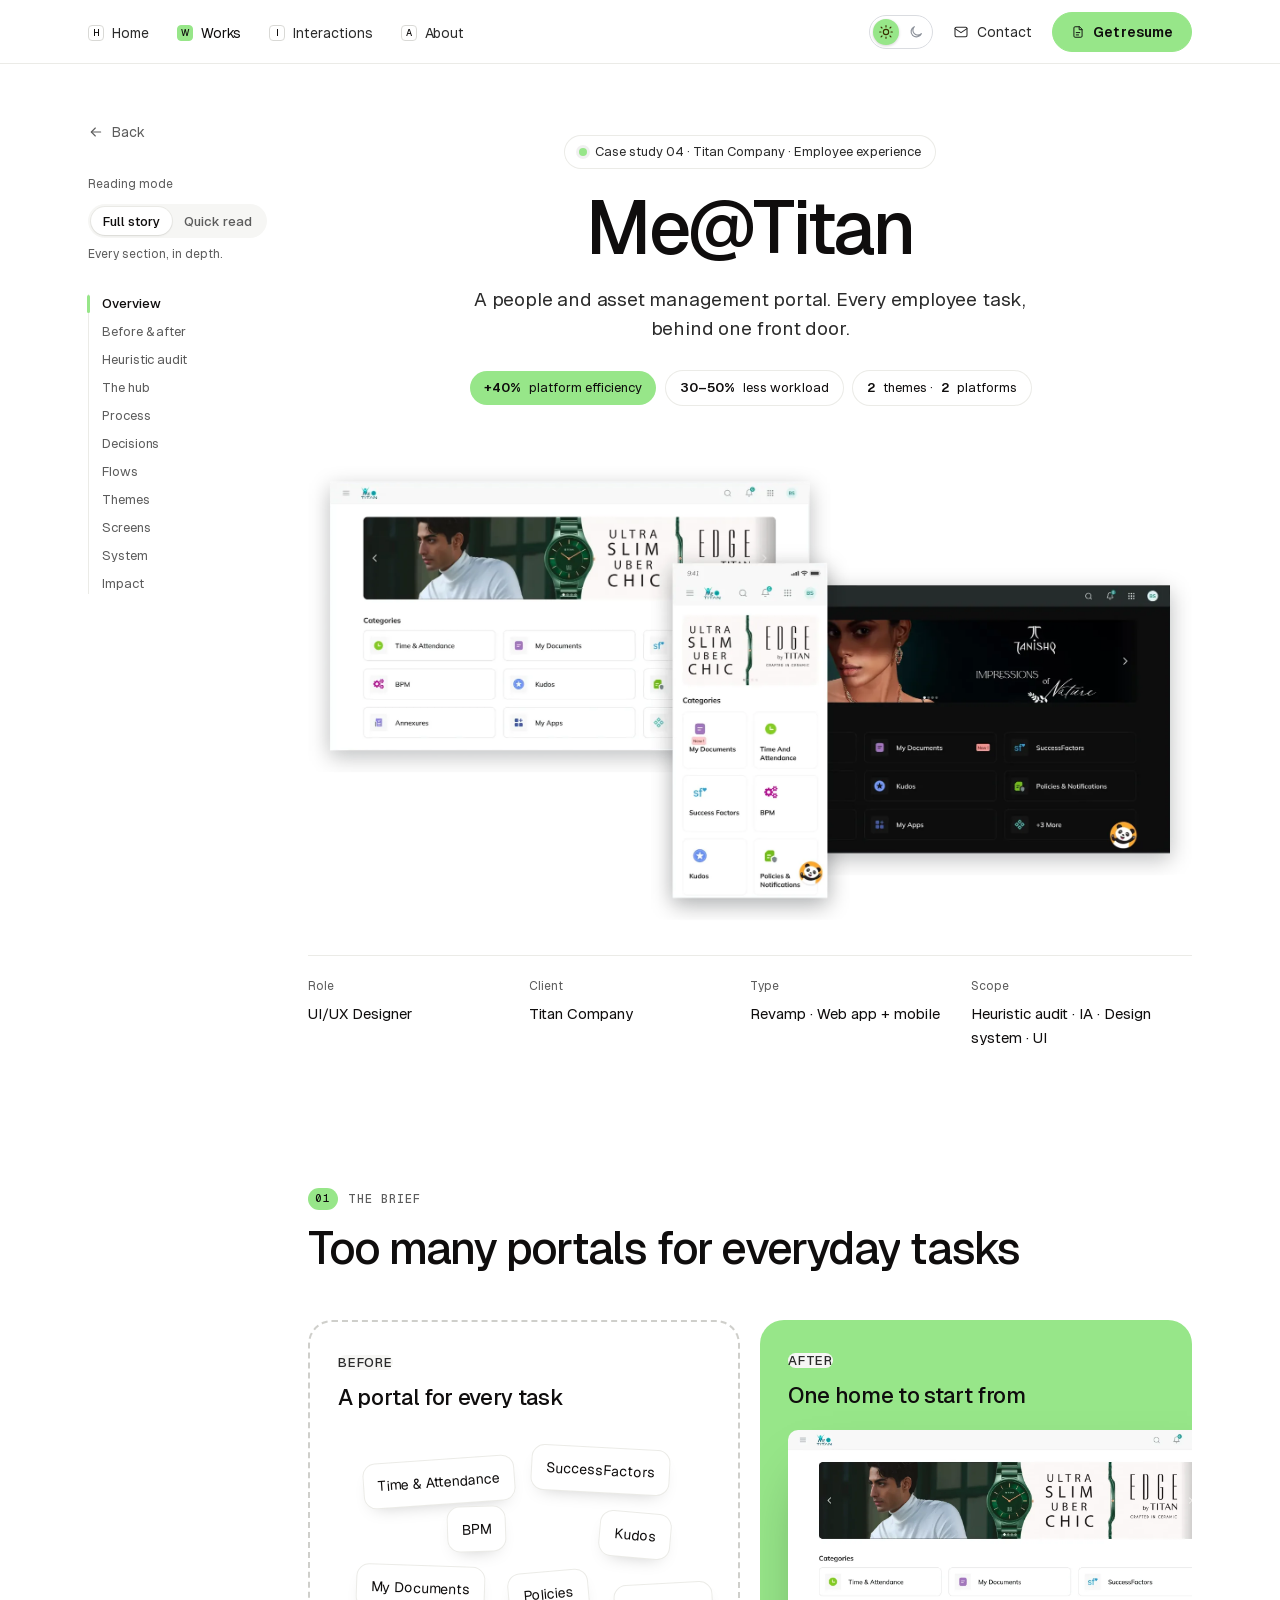
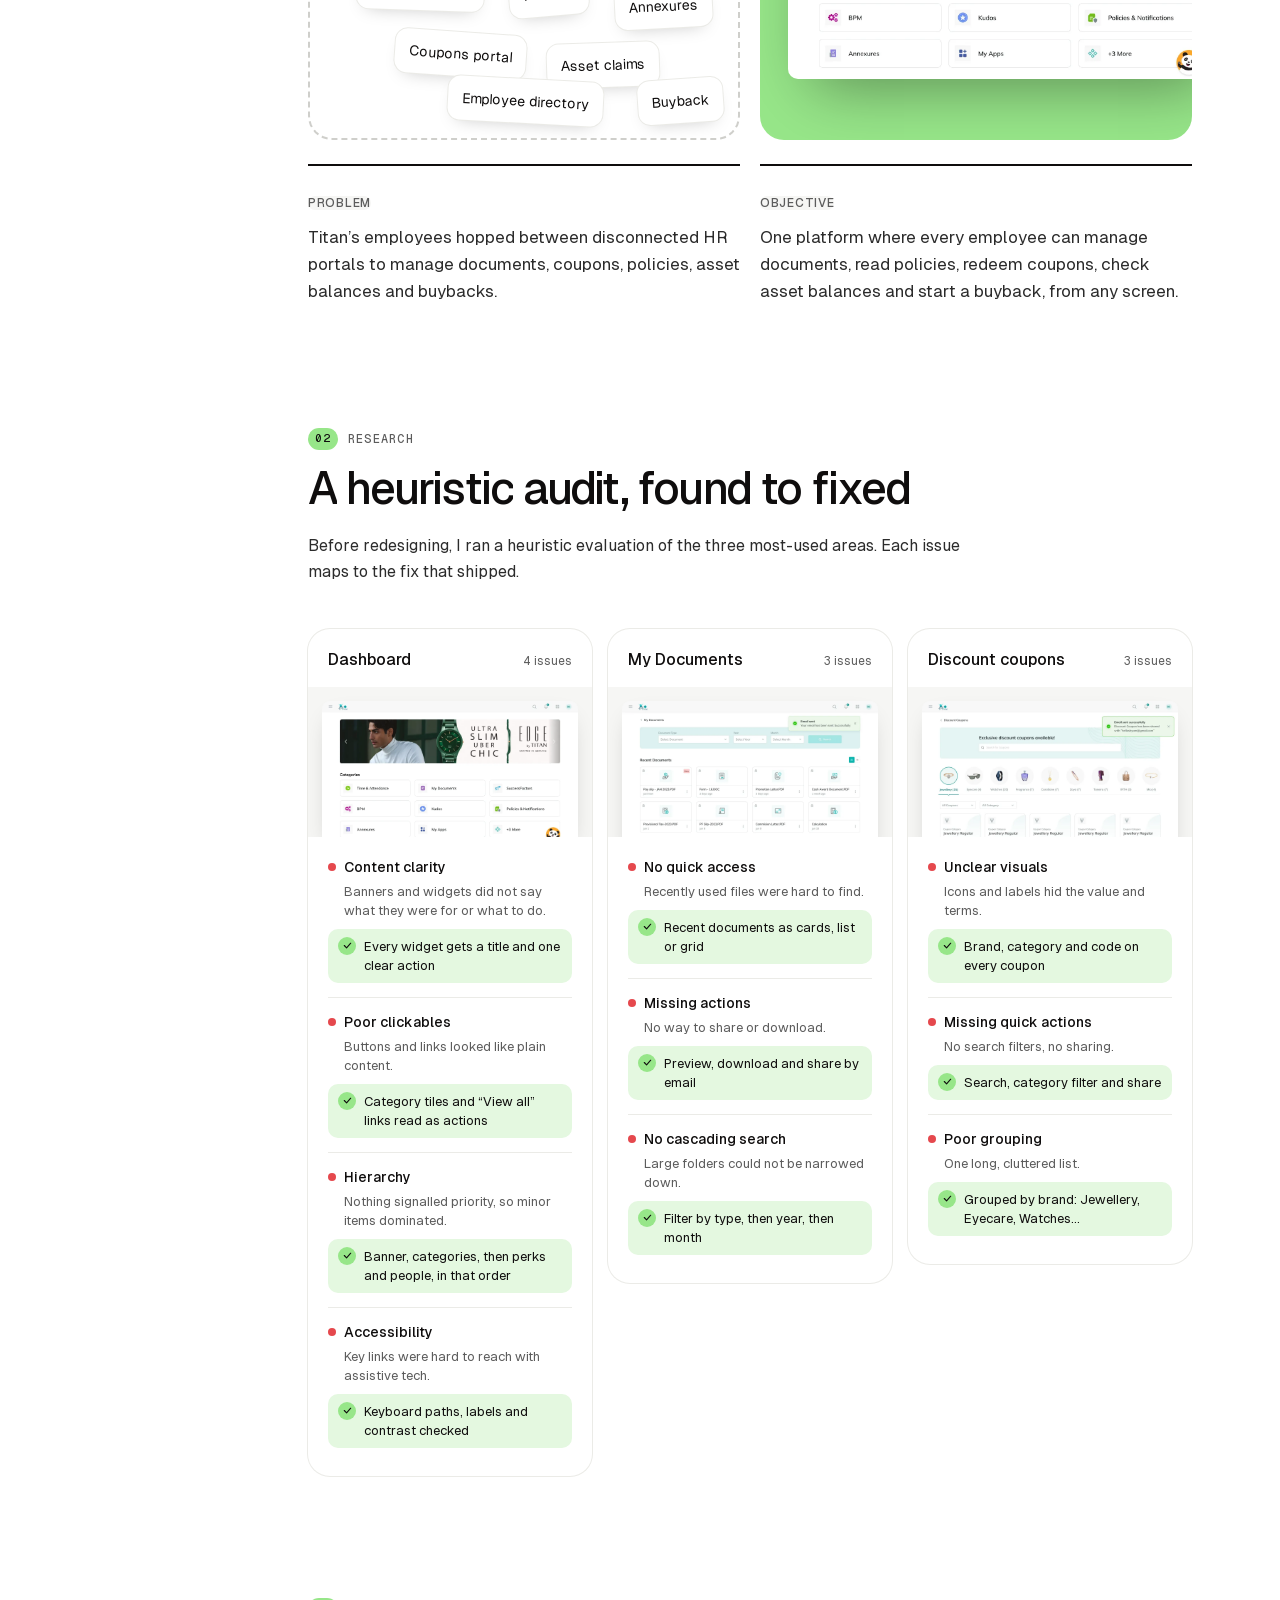
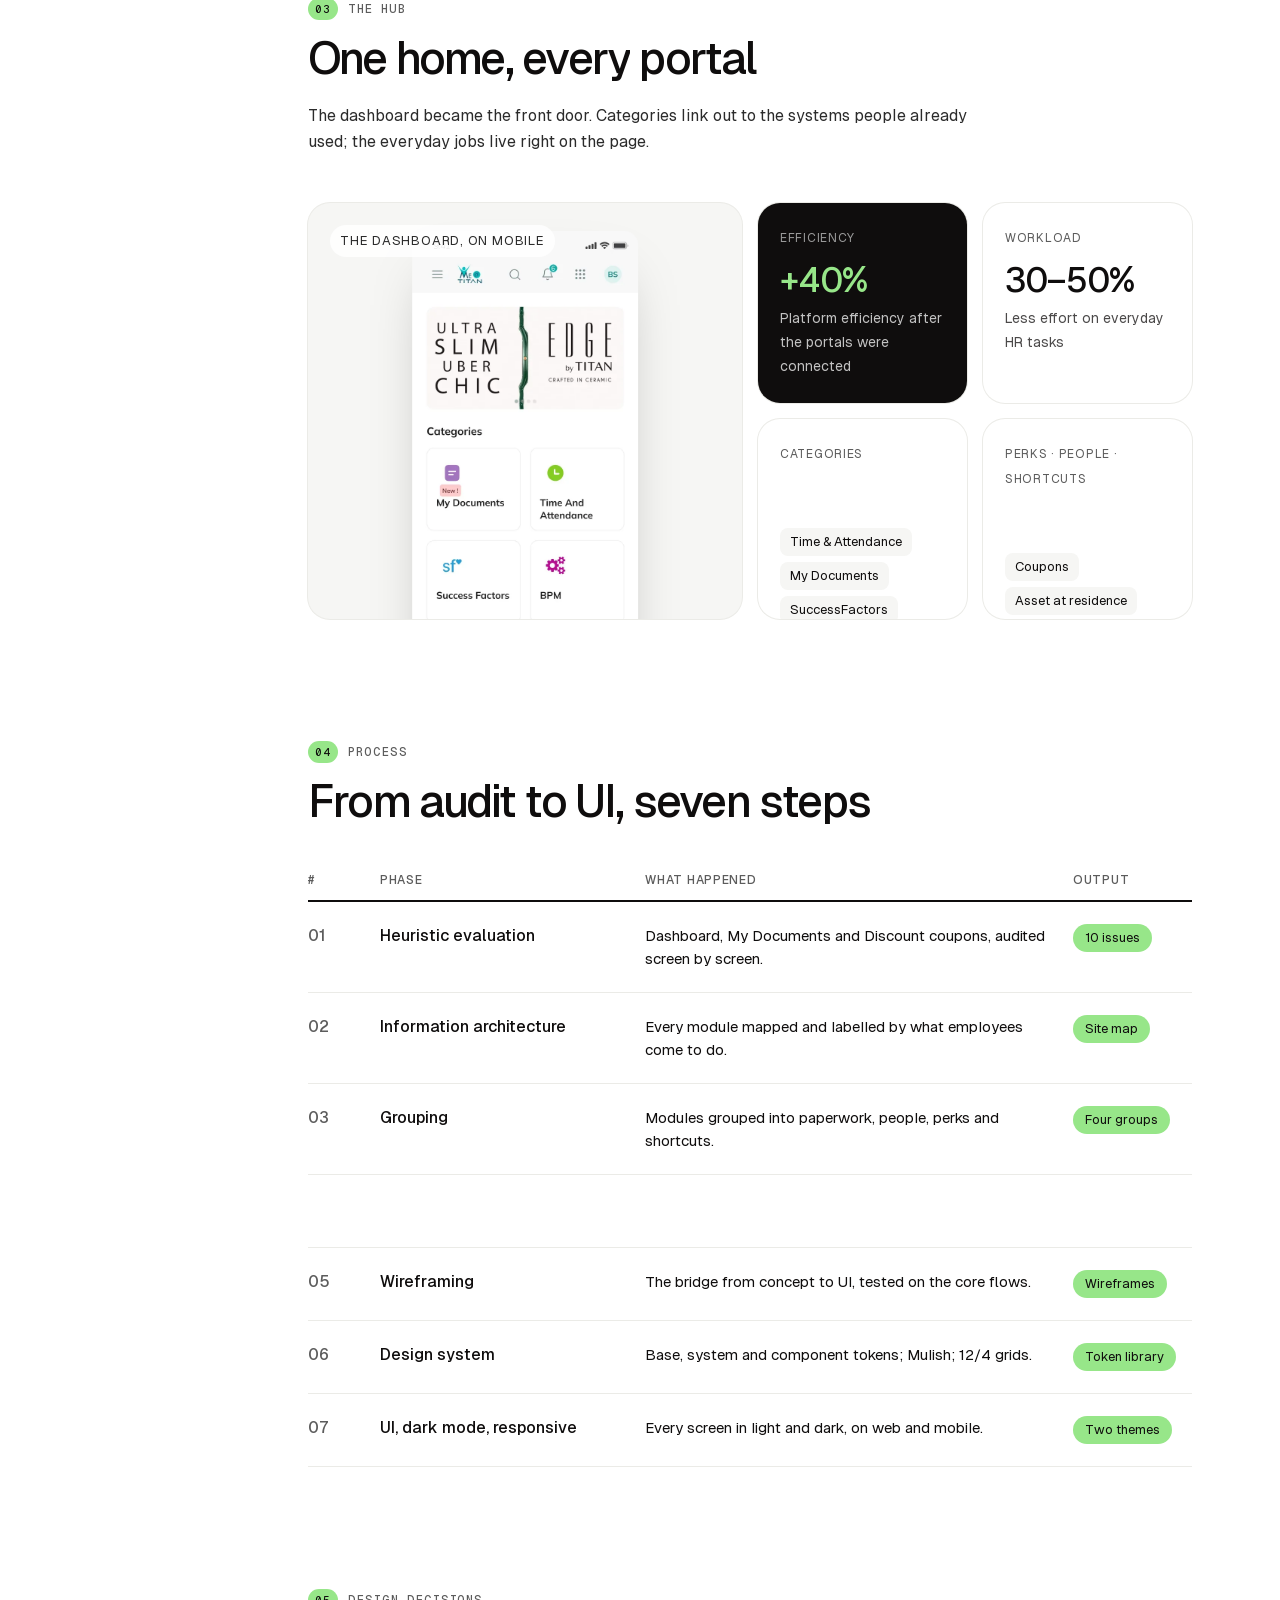
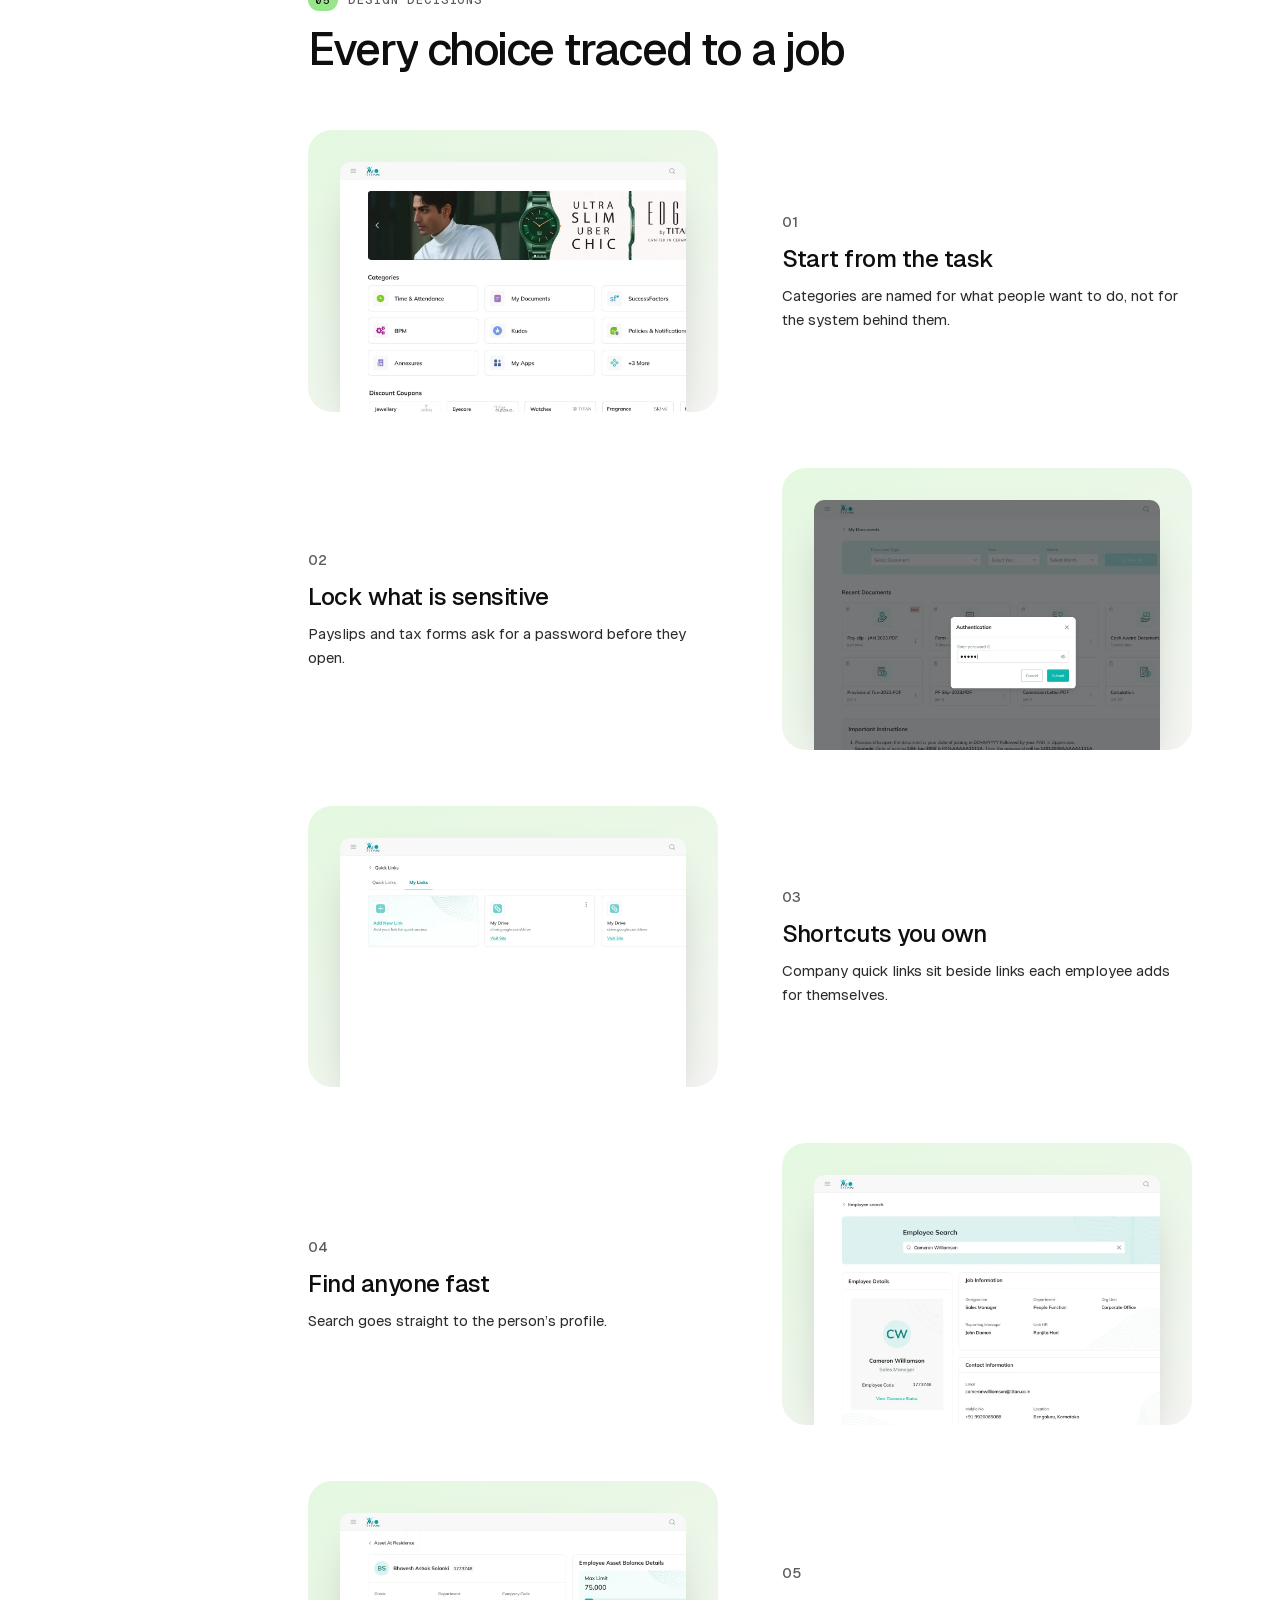
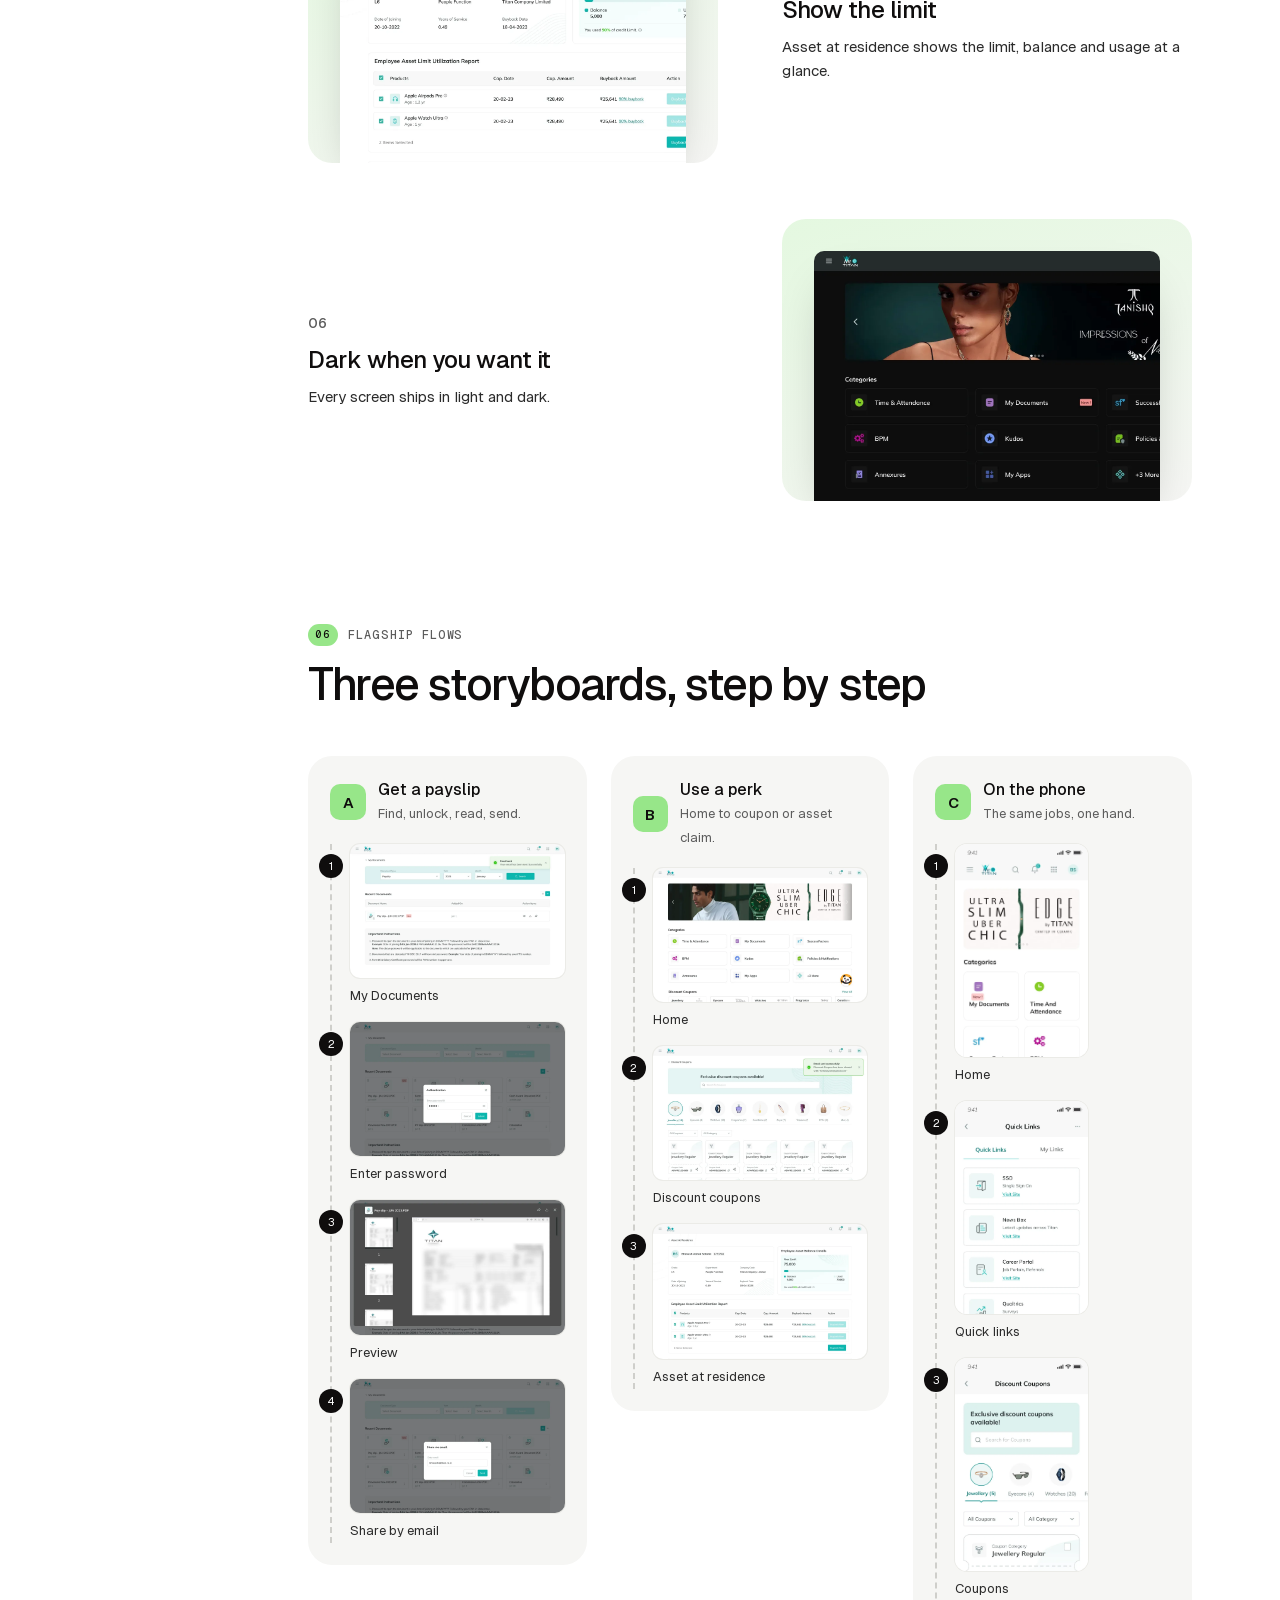
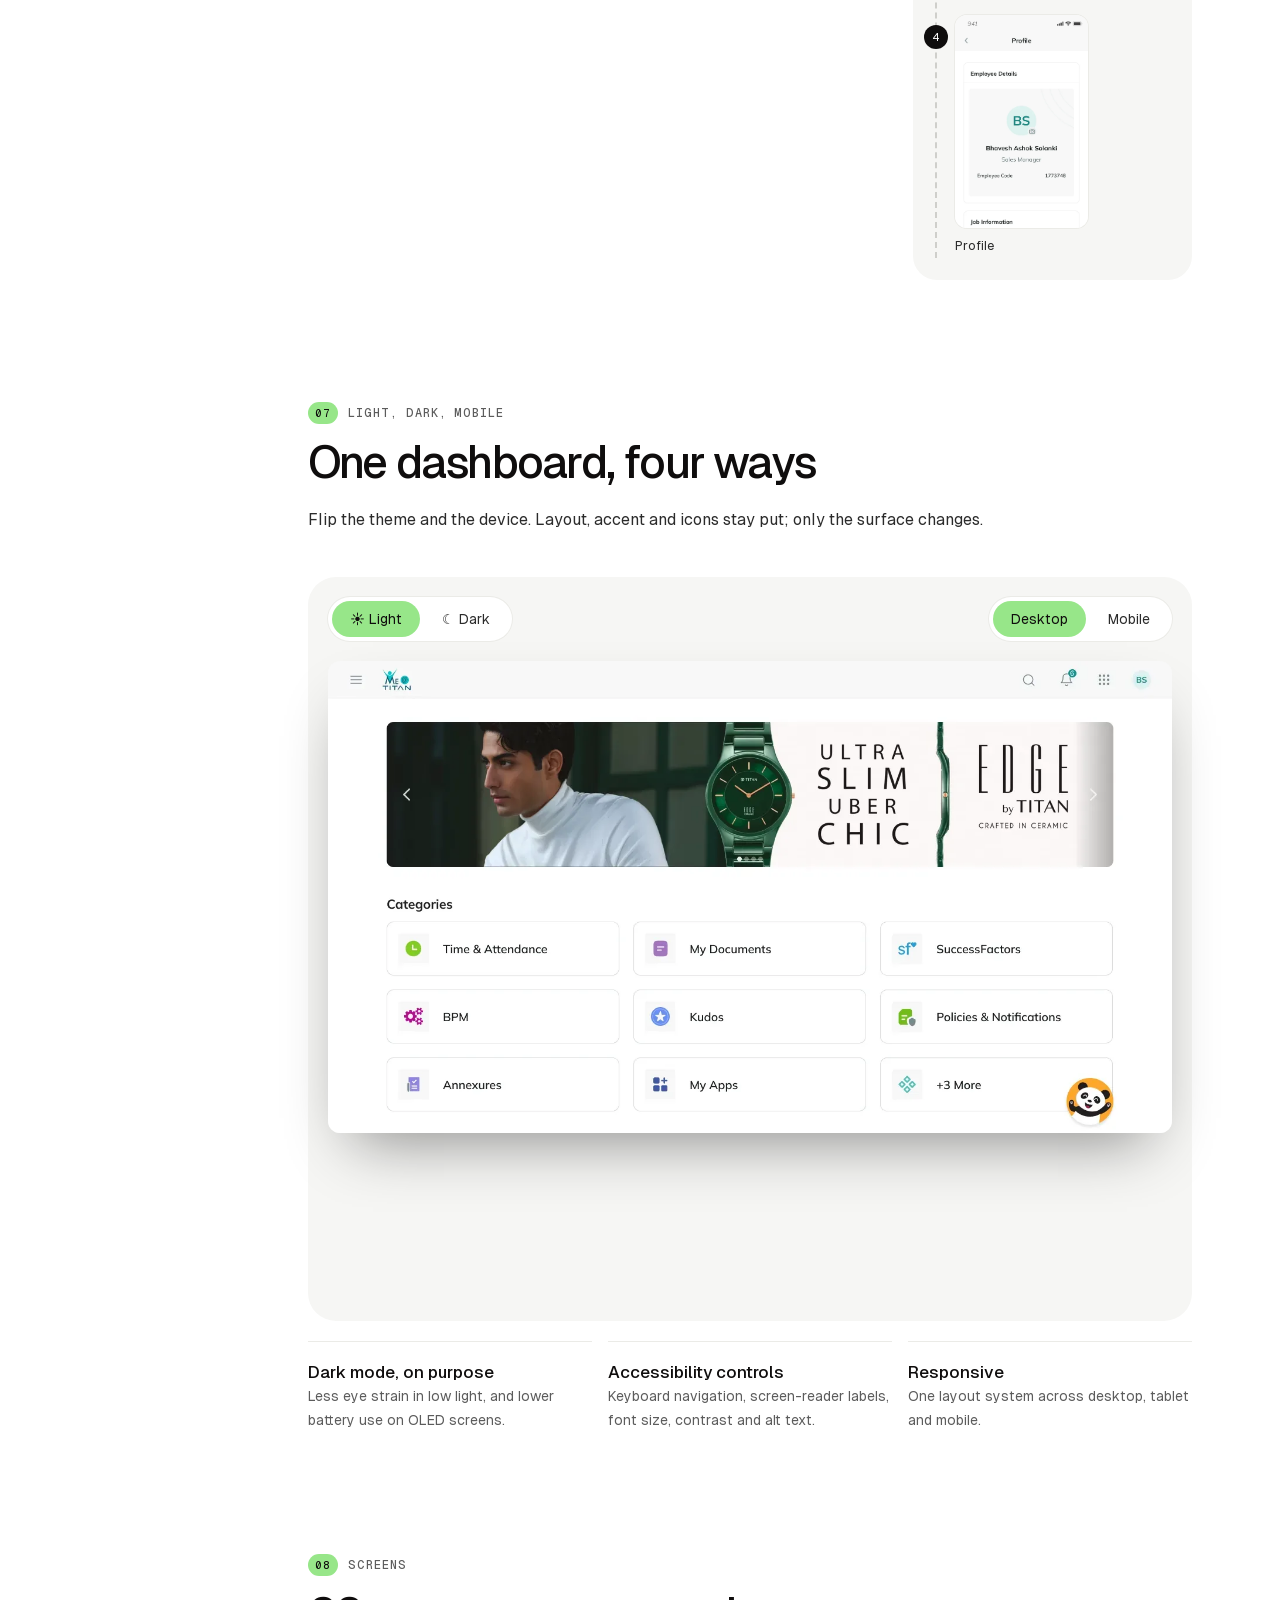
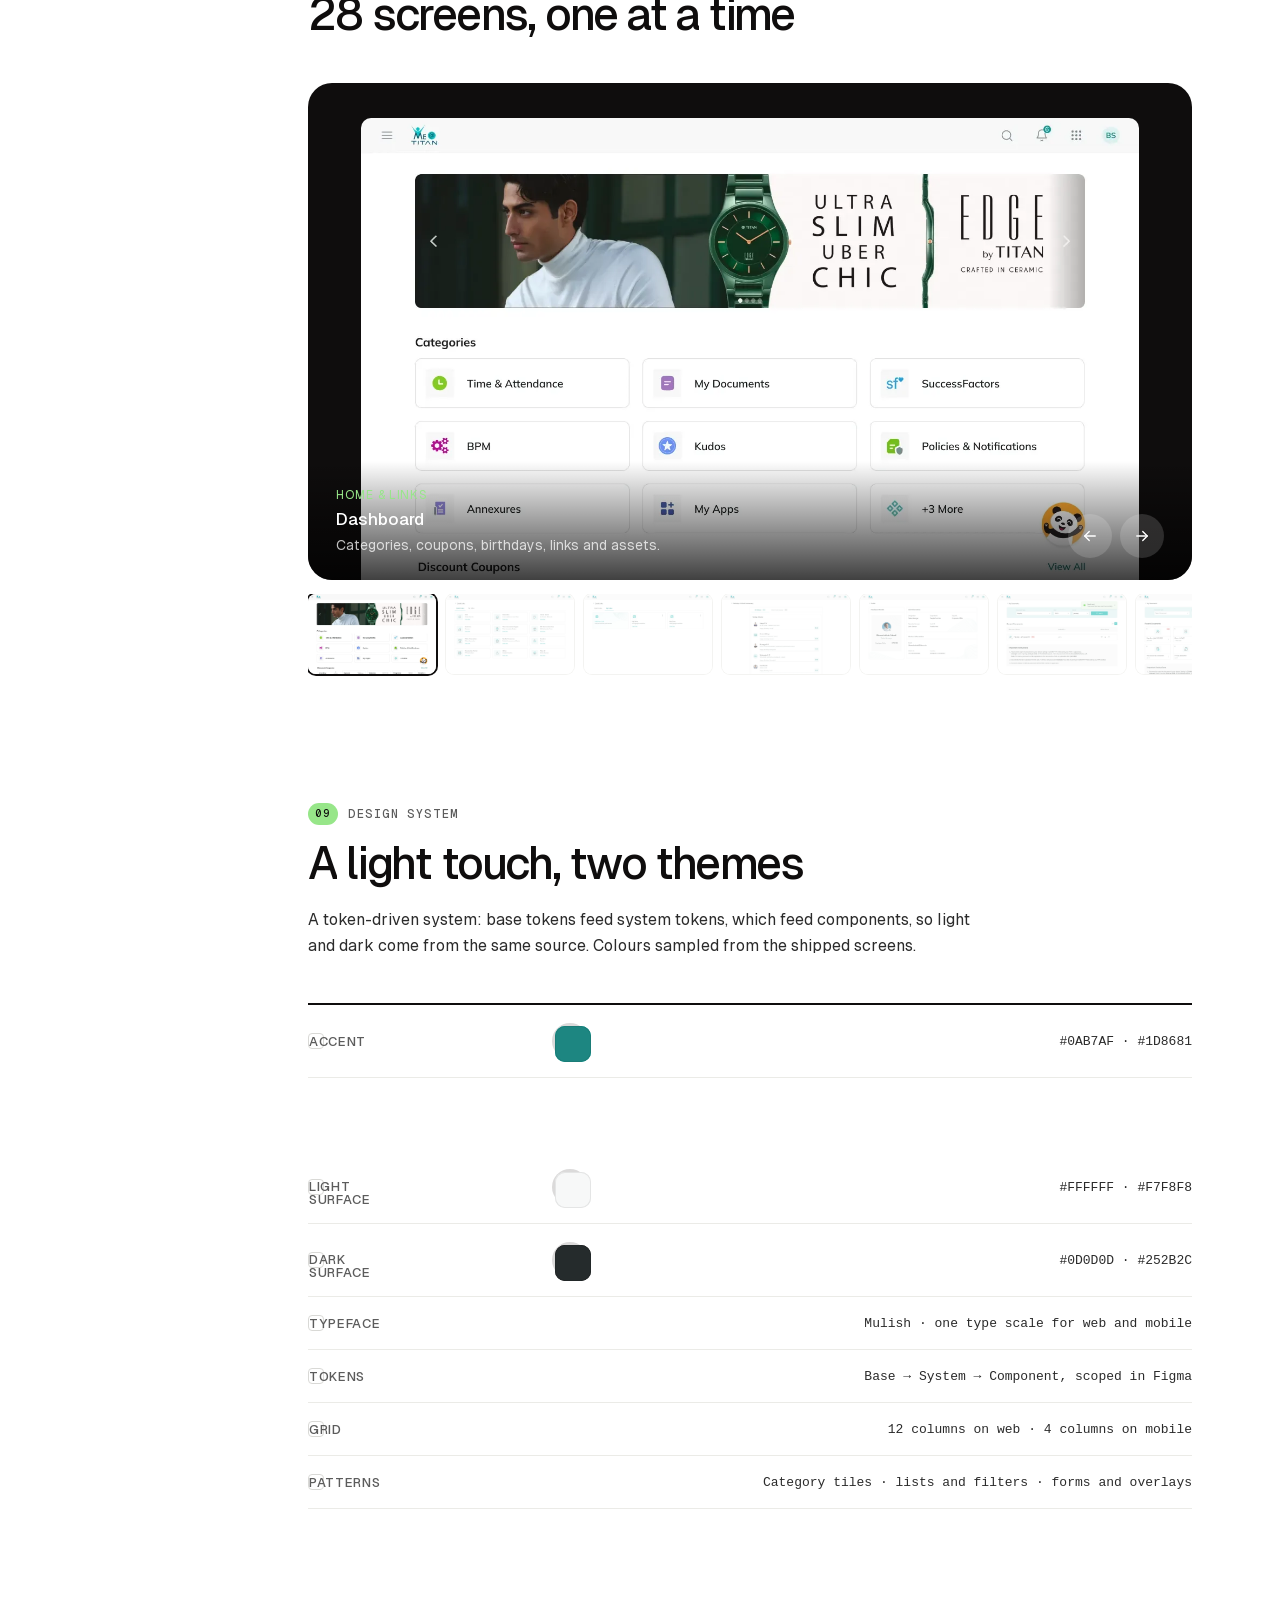
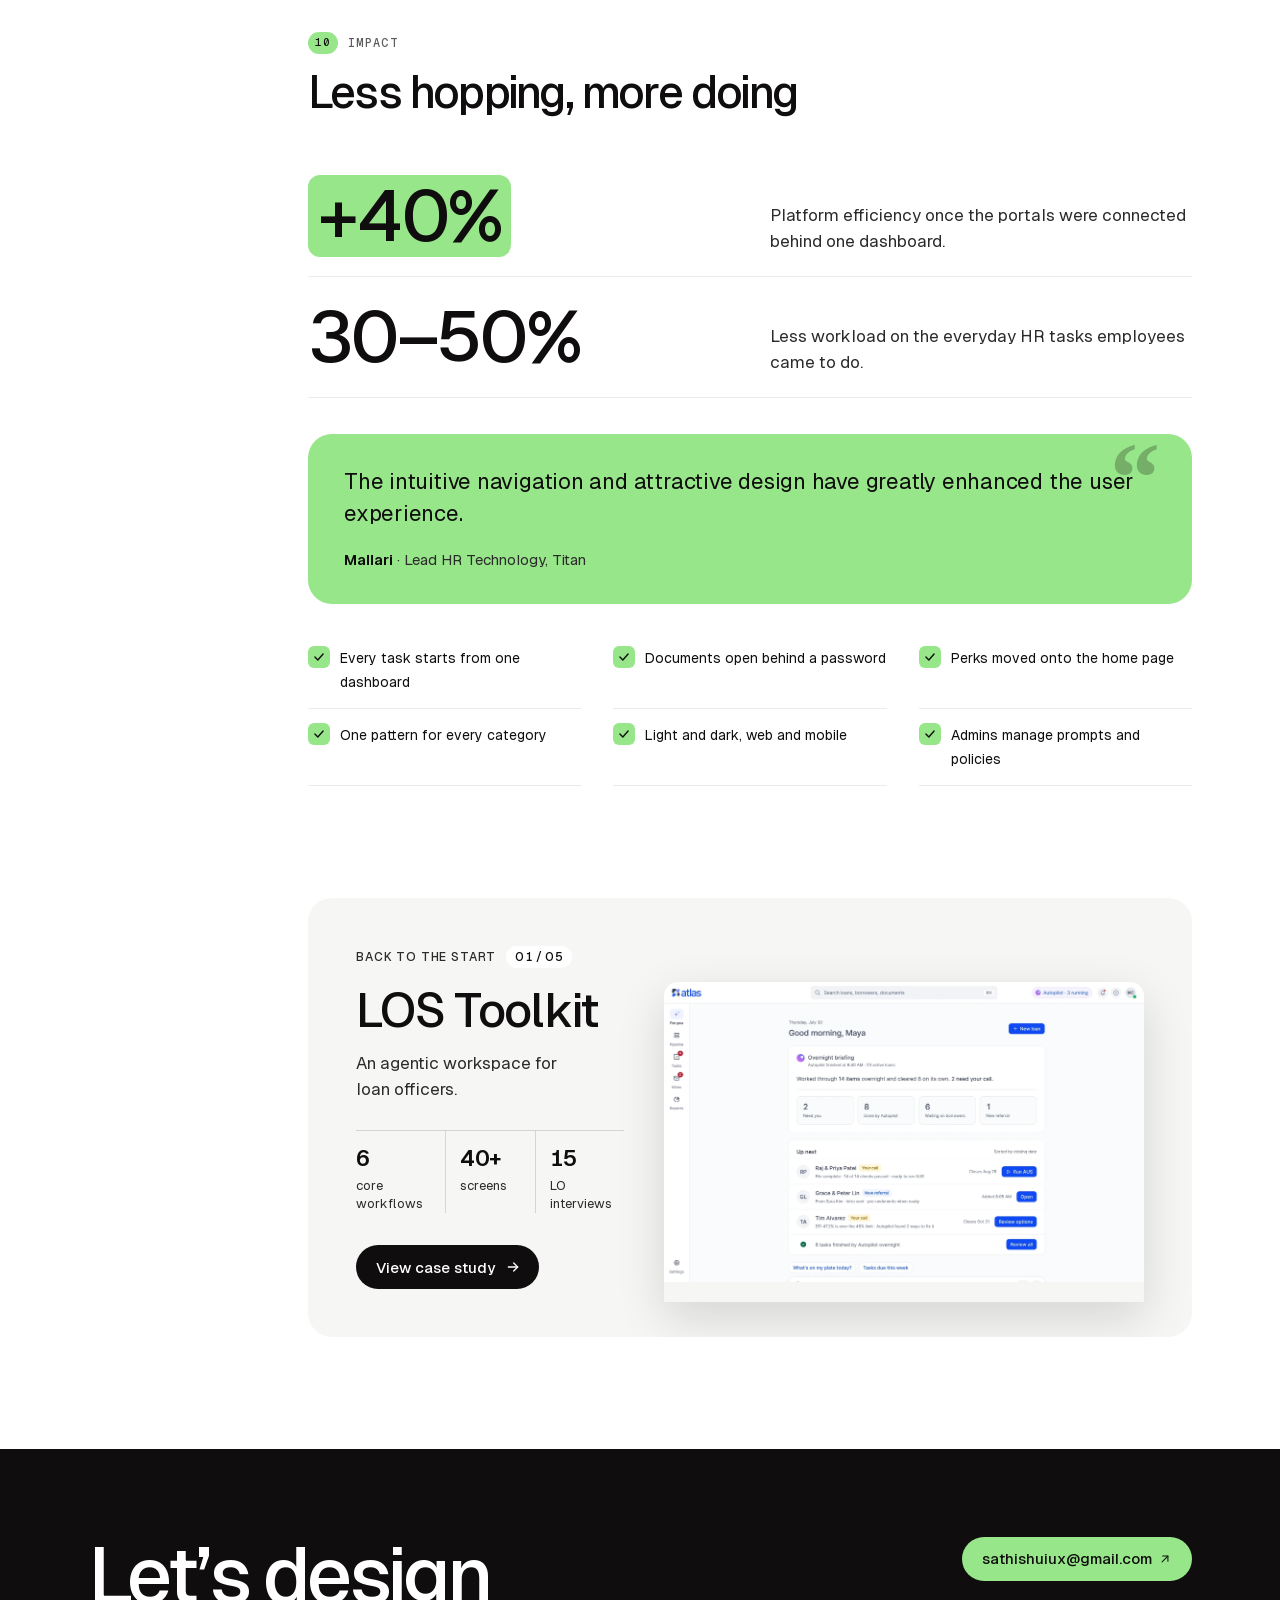
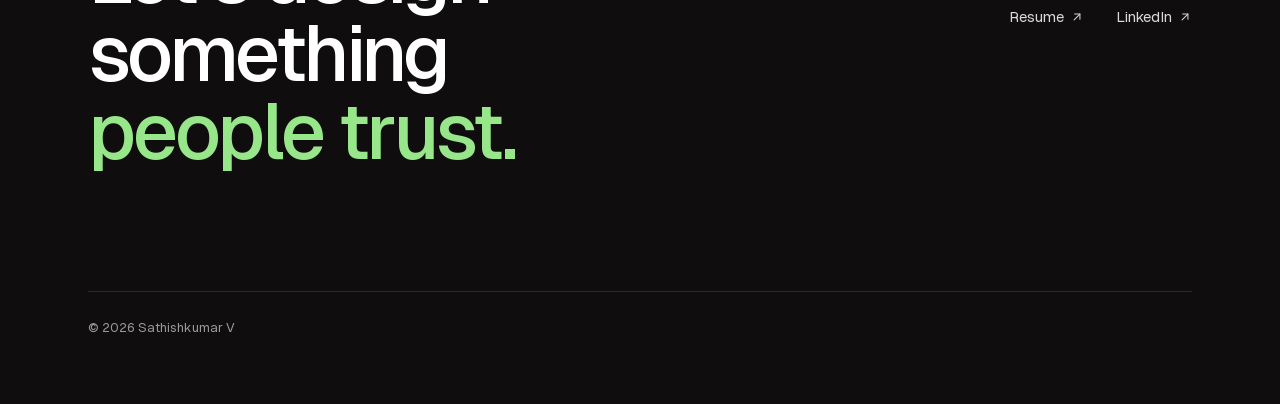
<file: employee-portal.html>
<!doctype html><html lang="en"><head><meta charset="utf-8"><meta name="viewport" content="width=device-width,initial-scale=1"><title>Employee Portal Redesign: HR Hub Case Study · Sathishkumar V</title><meta name="description" content="Connecting a large retailer’s scattered HR portals into one home for everyday tasks. UX, information architecture and UI case study."><meta name="author" content="Sathishkumar V"><meta property="og:type" content="article"><meta property="og:site_name" content="Sathishkumar V"><meta property="og:title" content="Employee Portal Redesign: HR Hub Case Study · Sathishkumar V"><meta property="og:description" content="Connecting a large retailer’s scattered HR portals into one home for everyday tasks. UX, information architecture and UI case study."><meta property="og:image" content="https://skvdesigns.com/og-employee-portal.jpg"><meta property="og:image:width" content="1200"><meta property="og:image:height" content="630"><meta name="twitter:card" content="summary_large_image"><meta name="theme-color" content="#FFFFFF"><link rel="icon" href="favicon.svg" type="image/svg+xml"><link rel="apple-touch-icon" href="apple-touch-icon.png"><link rel="canonical" href="https://skvdesigns.com/employee-portal"><meta property="og:url" content="https://skvdesigns.com/employee-portal"><script type="application/ld+json">{"@context": "https://schema.org", "@type": "CreativeWork", "name": "Employee portal", "headline": "Employee Portal Redesign: HR Hub Case Study", "description": "Connecting a large retailer’s scattered HR portals into one home for everyday tasks. UX, information architecture and UI case study.", "image": "https://skvdesigns.com/og-employee-portal.jpg", "author": {"@type": "Person", "name": "Sathishkumar V"}, "url": "https://skvdesigns.com/employee-portal"}</script><link rel="preload" href="fonts/Geist-Variable.woff2" as="font" type="font/woff2" crossorigin><link rel="stylesheet" href="base.css"><style>
body{margin:0}
.pf{--bg:#F5F6F8;--tile:#E9EBF0;--ink:#171C2B;--ink2:#39435F;--mute:#4B5675;--line:#E2E4EA;font:400 15px/24px Geist,Inter,system-ui,sans-serif;color:var(--ink);background:var(--bg);-webkit-font-smoothing:antialiased}
.pf *{box-sizing:border-box}
.pf a{color:inherit;text-decoration:none}
.pf .wrap{max-width:1272px;margin:0 auto;padding:0 84px}
/* nav */
.pf .nav{position:sticky;top:0;z-index:5;background:color-mix(in srgb,var(--bg) 88%,transparent);backdrop-filter:blur(10px)}
.pf .nav .wrap{display:flex;align-items:center;justify-content:space-between;height:72px}
.pf .nav ul{display:flex;gap:28px;list-style:none;margin:0;padding:0;font-size:14px}
.pf .nav li a{display:inline-flex;align-items:center;gap:8px;color:var(--ink2)}
.pf .nav li a:hover{color:var(--ink)}
.pf .k{display:inline-grid;place-items:center;width:16px;height:16px;border:1px solid #CDD1DC;border-radius:4px;font:500 9px/1 Geist,Inter,sans-serif;color:var(--mute)}
.pf .nav .r{display:flex;align-items:center;gap:20px;font-size:14px;color:var(--ink2)}
.pf .nav .r a{display:inline-flex;align-items:center;gap:8px}
.pf .pill{display:inline-flex;align-items:center;gap:8px;height:36px;padding:0 16px;border:1px solid var(--ink);border-radius:999px;font:500 14px/1 Geist,Inter,sans-serif;color:var(--ink);transition:background 160ms linear,color 160ms linear}
.pf .pill:hover{background:var(--ink);color:#fff}
/* hero */
.pf .hero{padding:72px 0 56px}
.pf h1{font:400 46px/56px Geist,Inter,sans-serif;letter-spacing:-.025em;margin:0;max-width:720px}
.pf h1 b{font-weight:600}
.pf .hero-sub{display:flex;align-items:flex-end;justify-content:space-between;gap:24px;margin-top:28px}
.pf .hero-sub p{margin:0;max-width:540px;font:400 19px/30px Geist,Inter,sans-serif;color:var(--mute)}
.pf .at{display:inline-flex;align-items:center;gap:6px;height:26px;padding:0 10px;margin-left:4px;border-radius:6px;background:#fff;box-shadow:0 0 0 1px var(--line);font:500 14px/1 Geist,Inter,sans-serif;color:var(--ink);vertical-align:2px}
.pf .at i{width:10px;height:10px;border-radius:3px;background:linear-gradient(135deg,#0F49F5,#8BA7FB)}
.pf .loc{display:flex;gap:24px;font-size:13px;color:var(--mute);white-space:nowrap}
.pf .loc span{display:inline-flex;align-items:center;gap:6px}
/* bento */
.pf .bento{display:grid;grid-template-columns:2fr 1fr 1fr 2.2fr;grid-auto-rows:208px;gap:16px;margin-top:48px}
.pf .bento .r2{grid-column:span 1}
.pf .bento2{display:grid;grid-template-columns:1.1fr 1fr 1.6fr 1fr 1.1fr;grid-auto-rows:208px;gap:16px;margin-top:16px}
.pf .t{position:relative;overflow:hidden;border-radius:14px;background:var(--tile)}
.pf .t img{position:absolute;left:14px;top:14px;width:calc(100% - 28px);height:calc(100% - 14px);object-fit:cover;object-position:left top;border-radius:8px 8px 0 0;box-shadow:0 1px 2px rgba(23,28,43,.08),0 8px 24px rgba(23,28,43,.08);transition:transform 240ms linear}
.pf .t:hover img{transform:translateY(-4px)}
/* sections */
.pf .sec{padding:96px 0 0}
.pf .sec-h{display:flex;align-items:baseline;justify-content:space-between;margin-bottom:40px}
.pf .sec-h h2{font:500 24px/32px Geist,Inter,sans-serif;letter-spacing:-.01em;margin:0}
.pf .sec-h p{margin:0;color:var(--mute);font-size:15px;max-width:520px}
/* case studies */
.pf .case{display:grid;grid-template-columns:340px minmax(0,1fr);gap:56px;padding:56px 0;border-top:1px solid var(--line)}
.pf .case:first-of-type{border-top:0;padding-top:8px}
.pf .c-txt{display:flex;flex-direction:column}
.pf .c-txt h3{font:500 22px/30px Geist,Inter,sans-serif;letter-spacing:-.01em;margin:0}
.pf .c-sub{margin:2px 0 20px;color:var(--mute);font-size:15px}
.pf .c-p{margin:0 0 28px;color:var(--ink2);font-size:15px;line-height:25px}
.pf .c-meta{display:grid;grid-template-columns:72px 1fr;row-gap:12px;margin:0 0 32px;font-size:14px}
.pf .c-meta dt{color:var(--mute)} .pf .c-meta dd{margin:0;color:var(--ink)}
.pf .c-txt .pill{align-self:flex-start}
.pf .c-foot{display:flex;flex-wrap:wrap;gap:8px;margin-top:auto;padding-top:32px}
.pf .chip{display:inline-flex;align-items:center;gap:6px;height:30px;padding:0 12px;border-radius:999px;background:#fff;box-shadow:0 0 0 1px var(--line);font-size:13px;color:var(--mute)}
.pf .chip b{font-weight:600;color:var(--ink)}
.pf .c-img{display:grid;grid-template-columns:1fr 1fr;grid-template-rows:300px 220px;gap:16px}
.pf .c-img .wide{grid-column:1/-1}
.pf .ph{display:flex;align-items:flex-end;padding:24px}
.pf .ph div{display:flex;flex-direction:column;gap:2px}
.pf .ph b{font:500 18px/26px Geist,Inter,sans-serif;color:var(--ink)}
.pf .ph span{font-size:13px;color:var(--mute)}
.pf .ph.cl{background:linear-gradient(140deg,#E9EEFB 0%,#E1E8FA 55%,#EDE9FA 100%)}
.pf .ph.tt{background:linear-gradient(140deg,#F3EEE6 0%,#ECE7DF 60%,#E9EBF0 100%)}
/* explorations */
.pf .rail{display:grid;grid-template-columns:2fr 1fr 1fr 1fr 1.4fr;gap:16px}
.pf figure{margin:0}
.pf figure .t{height:300px}
.pf figcaption{margin-top:12px;font-size:13px;color:var(--mute)} .pf figcaption b{font-weight:500;color:var(--ink)}
/* story */
.pf .story{display:grid;grid-template-columns:200px minmax(0,1fr) 380px;gap:48px;align-items:start}
.pf .story h2{font:500 24px/32px Geist,Inter,sans-serif;margin:0}
.pf .story p{margin:0 0 18px;color:var(--ink2);font-size:16px;line-height:27px}
.pf .story p b{font-weight:500;color:var(--ink)}
.pf .portrait{height:300px;border-radius:14px;background:linear-gradient(160deg,#DDE3F2,#E9EBF0);display:grid;place-items:center;font:500 56px/1 Geist,Inter,sans-serif;color:#8BA7FB;letter-spacing:-.02em}
.pf .rows{margin-top:72px;border-top:1px solid var(--line)}
.pf .rowx{display:grid;grid-template-columns:200px minmax(0,1fr);gap:48px;padding:40px 0;border-bottom:1px solid var(--line)}
.pf .rowx h3{font:500 20px/28px Geist,Inter,sans-serif;margin:0}
.pf .cols{display:grid;grid-template-columns:repeat(4,minmax(0,1fr));gap:32px}
.pf .cols.c3{grid-template-columns:repeat(3,minmax(0,1fr))}
.pf .cols b{display:block;font-weight:500;font-size:15px;color:var(--ink)}
.pf .cols span{display:block;font-size:14px;line-height:22px;color:var(--mute)}
.pf .cols em{display:block;margin-top:12px;font-style:normal;font-size:14px;color:var(--ink2)}
/* footer */
.pf .foot{margin-top:120px;background:#171C2B;color:#fff;padding:88px 0 64px}
.pf .foot .wrap{display:grid;grid-template-columns:minmax(0,1fr) auto;gap:48px;align-items:start}
.pf .foot h2{font:500 44px/54px Geist,Inter,sans-serif;letter-spacing:-.025em;margin:0;max-width:560px}
.pf .foot h2 span{color:#8B91A5}
.pf .foot .links{display:flex;flex-direction:column;align-items:flex-end;gap:24px;font-size:15px}
.pf .foot .links .row{display:flex;gap:32px;color:#CDD1DC}
.pf .foot a{display:inline-flex;align-items:center;gap:6px} .pf .foot a:hover{color:#fff}
.pf .foot .base{grid-column:1/-1;display:flex;justify-content:space-between;margin-top:72px;padding-top:24px;border-top:1px solid #2D354D;font-size:13px;color:#ADB2C1}
/* ===== Yellow theme: white canvas, near-black ink, signal yellow #FFD105 ===== */
.pf{--bg:#FFFFFF;--tile:#F4F4F2;--ink:#0F0D0D;--ink2:#2B2B2B;--mute:#5C5C5C;--line:#ECECEA;--y:#97E689;--y2:#E4F8E0}
.pf .k{border-color:#D9D9D6;color:var(--ink)}
.pf .nav li a:hover .k{background:var(--y);border-color:var(--y)}
.pf .nav .pill{background:var(--y);border-color:var(--y);color:var(--ink)}
.pf .nav .pill:hover{background:var(--ink);border-color:var(--ink);color:var(--y)}
.pf .pill{border-color:var(--ink)}
.pf .pill:hover{background:var(--y);border-color:var(--y);color:var(--ink)}
.pf h1 b{background:linear-gradient(transparent 62%,var(--y) 62%,var(--y) 92%,transparent 92%);padding:0 2px}
.pf .at{background:var(--ink);color:#fff;box-shadow:none}
.pf .at i{background:var(--y)}
.pf .t{background:var(--tile)}
.pf .t:hover{background:var(--y2)}
.pf :is(.sec-h h2,.story h2){display:flex;align-items:center;gap:12px}
.pf :is(.sec-h h2,.story h2)::before{content:"";width:12px;height:12px;border-radius:3px;background:var(--y)}
.pf .chip{background:var(--y2);box-shadow:none;color:var(--ink2)}
.pf .chip b{color:var(--ink)}
.pf .ph.cl{background:linear-gradient(140deg,#FFF3B8 0%,#FFE680 100%)}
.pf .ph.tt{background:linear-gradient(140deg,#F4F4F2 0%,#ECECEA 100%)}
.pf .portrait{background:var(--y);color:var(--ink)}
.pf .foot{background:#0F0D0D}
.pf .foot h2 span{color:var(--y)}
.pf .foot .links .row{color:#D9D9D6}
.pf .foot a:hover{color:var(--y)}
.pf .foot .links > a{height:44px;padding:0 20px;border-radius:999px;background:var(--y);color:var(--ink)!important;font-weight:500}
.pf .foot .base{border-color:#2A2A2A;color:#9A9A9A}
.pf ::selection{background:var(--y);color:var(--ink)}
/* ===== Motion (shared layer + home) ===== */

.pf{--d-fast:160ms;--d-base:240ms;--d-slow:420ms;--eo:cubic-bezier(.22,1,.36,1);--spring:cubic-bezier(.34,1.56,.64,1);--io:cubic-bezier(.65,0,.35,1)}
/* page loader: yellow curtain, counter, wipes up */
.pf .ld{position:fixed;inset:0;z-index:50;background:var(--y);display:flex;align-items:flex-end;justify-content:space-between;padding:0 84px 72px;clip-path:inset(0 0 0 0);transition:clip-path 900ms var(--io)}
.pf .ld b{font:500 56px/1 Geist,Inter,sans-serif;letter-spacing:-.035em;color:var(--ink);display:block;overflow:hidden}
.pf .ld b span{display:inline-block;transform:translateY(105%);animation:ldIn 700ms var(--eo) 80ms forwards}
.pf .ld i{font:500 15px/1 Geist,Inter,sans-serif;font-style:normal;color:var(--ink);font-variant-numeric:tabular-nums}
.pf .ld .bar{position:absolute;left:84px;right:84px;bottom:48px;height:2px;background:rgba(15,13,13,.12)}
.pf .ld .bar::after{content:"";position:absolute;inset:0;background:var(--ink);transform-origin:0 50%;transform:scaleX(var(--lp,0));transition:transform 120ms linear}
.pf .ld.done{clip-path:inset(0 0 100% 0)}
@keyframes ldIn{to{transform:none}}
@keyframes ldAuto{to{clip-path:inset(0 0 100% 0);visibility:hidden}}
.pf:not(.js) .ld{animation:ldAuto 900ms cubic-bezier(.65,0,.35,1) 2200ms forwards}
.pf .ld.off{display:none}
.pf .ld.run b span{animation:none;transform:translateY(105%)}
.pf .ld.run.go b span{animation:ldIn 700ms var(--eo) 80ms forwards}
.pf .ld.done{animation:none}
/* split words */
.pf .w{display:inline-block;overflow:hidden;vertical-align:top;padding-bottom:.08em;margin-bottom:-.08em}
.pf.js .w > span{display:inline-block;transform:translateY(108%);transition:transform 900ms var(--eo);transition-delay:calc(var(--i,0) * 45ms + var(--d,0ms))}
.pf .in .w > span,.pf .in.w > span,.pf.ready .hero-split .w > span{transform:none}
/* hero items wait for the loader */
.pf.js [data-hr]{opacity:0;transform:translateY(16px);transition:opacity 800ms var(--eo),transform 900ms var(--eo);transition-delay:var(--d,0ms)}
.pf.ready [data-hr]{opacity:1;transform:none}
/* generic reveal */
.pf.js [data-r]{opacity:0;transform:translateY(28px);filter:blur(6px);transition:opacity 800ms var(--eo),transform 900ms var(--eo),filter 800ms var(--eo);transition-delay:var(--d,0ms)}
.pf [data-r].in{opacity:1;transform:none;filter:none}
.pf.js [data-r="fade"]{transform:none}
.pf.js [data-r="scale"]{transform:scale(.96)}
/* image clip reveal */
.pf.js [data-r="clip"]{opacity:1;filter:none;transform:none;clip-path:inset(10% 6% 0 6% round 20px);transition:clip-path 1200ms var(--eo);transition-delay:var(--d,0ms)}
.pf.js [data-r="clip"] img{transform:scale(1.08);transition:transform 1400ms var(--eo);transition-delay:var(--d,0ms)}
.pf [data-r="clip"].in{clip-path:inset(0 0 0 0 round 16px)}
.pf [data-r="clip"].in img{transform:none}
/* svg line draw */
.pf.js .draw path,.pf.js .draw line,.pf.js .draw polyline,.pf.js .draw circle.dr,.pf.js .draw rect.dr{stroke-dasharray:var(--len,1200);stroke-dashoffset:var(--len,1200);transition:stroke-dashoffset 1600ms var(--io);transition-delay:var(--d,0ms)}
.pf .draw.in path,.pf .draw.in line,.pf .draw.in polyline,.pf .draw.in circle.dr,.pf .draw.in rect.dr{stroke-dashoffset:0}
/* hover lift for any card */
.pf .lift{transition:transform var(--d-slow) var(--eo),box-shadow var(--d-slow) var(--eo),background-color var(--d-slow) var(--eo)}
.pf .lift:hover{transform:translateY(-3px);box-shadow:0 1px 2px rgba(15,13,13,.04),0 12px 32px rgba(15,13,13,.08)}
.pf .lift:hover .ico{transform:rotate(-8deg) scale(1.08);background:var(--y)}
.pf .ico{display:inline-grid;place-items:center;width:40px;height:40px;border-radius:12px;background:#fff;box-shadow:0 0 0 1px var(--line);color:var(--ink);transition:transform var(--d-slow) var(--spring),background-color var(--d-base) var(--eo);flex:none}
.pf .ico svg{width:20px;height:20px}
/* buttons */
.pf .pill{position:relative;overflow:hidden;isolation:isolate}
.pf .pill::before{content:"";position:absolute;inset:0;z-index:-1;background:var(--y);border-radius:inherit;transform:translateY(101%);transition:transform var(--d-slow) var(--eo)}
.pf .pill:hover::before{transform:none}
.pf .pill:hover{background:transparent!important;color:var(--ink)!important;border-color:var(--y)!important}
.pf .nav .pill::before{background:var(--ink)}
.pf .nav .pill:hover{color:var(--y)!important;border-color:var(--ink)!important}
@media (prefers-reduced-motion:reduce){
 .pf .ld{display:none}
 .pf [data-hr],.pf [data-r],.pf [data-r="clip"],.pf [data-r="clip"] img,.pf .w>span{opacity:1!important;transform:none!important;filter:none!important;clip-path:none!important;transition:none!important}
 .pf .draw *{stroke-dashoffset:0!important;transition:none!important}
}

/* ===== click prototype · Atlas LO tokens ===== */
.pf .c-img.has-proto{display:block}
.pf .proto{display:flex;flex-direction:column;gap:14px;padding:20px 20px 16px;border-radius:14px;background:var(--tile);height:100%}
.pf .pw{position:relative;flex:1;min-height:420px;border-radius:10px;overflow:hidden;background:#fff;box-shadow:0 0 0 1px #E5E7ED,0 18px 48px rgba(23,28,43,.12)}
.pf .a-app{position:absolute;left:0;top:0;width:960px;height:640px;transform-origin:0 0;transform:scale(var(--sc,.7));
  font:400 14px/21px Geist,Inter,system-ui,sans-serif;color:#39435F;background:#fff;-webkit-font-smoothing:antialiased;
  --ap:url("data:image/svg+xml,%3Csvg%20xmlns%3D%22http%3A//www.w3.org/2000/svg%22%20width%3D%2224%22%20height%3D%2224%22%20viewBox%3D%220%200%2024%2024%22%20fill%3D%22none%22%3E%3Crect%20width%3D%2224%22%20height%3D%2224%22%20rx%3D%2212%22%20fill%3D%22url%28%23g%29%22/%3E%3Ccircle%20cx%3D%2216%22%20cy%3D%229%22%20r%3D%224%22%20fill%3D%22white%22/%3E%3Cdefs%3E%3ClinearGradient%20id%3D%22g%22%20x1%3D%2221.5%22%20y1%3D%225%22%20x2%3D%223.5%22%20y2%3D%2220.5%22%20gradientUnits%3D%22userSpaceOnUse%22%3E%3Cstop%20stop-color%3D%22%236D66F7%22/%3E%3Cstop%20offset%3D%221%22%20stop-color%3D%22%23D76FF1%22/%3E%3C/linearGradient%3E%3C/defs%3E%3C/svg%3E");--aprev:url("data:image/svg+xml,%3Csvg%20xmlns%3D%22http%3A//www.w3.org/2000/svg%22%20width%3D%2224%22%20height%3D%2224%22%20viewBox%3D%220%200%2024%2024%22%3E%3Crect%20width%3D%2224%22%20height%3D%2224%22%20rx%3D%2212%22%20fill%3D%22white%22/%3E%3Ccircle%20cx%3D%2216%22%20cy%3D%229%22%20r%3D%224%22%20fill%3D%22url%28%23g%29%22/%3E%3Cdefs%3E%3ClinearGradient%20id%3D%22g%22%20x1%3D%2220%22%20y1%3D%225%22%20x2%3D%2212%22%20y2%3D%2213%22%20gradientUnits%3D%22userSpaceOnUse%22%3E%3Cstop%20stop-color%3D%22%236D66F7%22/%3E%3Cstop%20offset%3D%221%22%20stop-color%3D%22%23D76FF1%22/%3E%3C/linearGradient%3E%3C/defs%3E%3C/svg%3E");--eo:cubic-bezier(.22,1,.36,1);--io:cubic-bezier(.65,0,.35,1);--spring:cubic-bezier(.34,1.56,.64,1)}
.pf .a-app *{box-sizing:border-box}
.pf .a-lg{display:inline-block;width:18px;height:18px;flex:none;border-radius:50%;background:var(--ap) center/100% no-repeat}
.pf .a-lg12{width:12px;height:12px} .pf .a-lg28{width:28px;height:28px}
.pf .a-hdr{position:relative;display:flex;align-items:center;height:64px;padding:0 24px;border-bottom:1px solid #F2F3F7;background:#fff;z-index:2}
.pf .a-logo{height:24px;width:auto;display:block}
.pf .a-search{position:absolute;left:40%;transform:translateX(-50%);width:288px;height:40px;display:flex;align-items:center;gap:8px;padding:0 8px 0 12px;border-radius:8px;background:#F2F3F7;color:#6C758E}
.pf .a-search span{flex:1;white-space:nowrap;overflow:hidden}
.pf .a-search kbd{font:500 12px/1 Geist,Inter,sans-serif;color:#6C758E;background:#fff;border:1px solid #E5E7ED;border-radius:4px;padding:3px 6px}
.pf .a-hr{margin-left:auto;display:flex;align-items:center;gap:4px}
.pf .a-live{display:inline-flex;align-items:center;gap:8px;height:32px;padding:0 12px 0 10px;margin-right:8px;border-radius:999px;background:#F5F2FF;box-shadow:inset 0 0 0 1px #E4DBFF;color:#0F49F5;font-size:14px;white-space:nowrap}
.pf .a-ib{position:relative;display:grid;place-items:center;width:32px;height:32px;border-radius:999px;background:#F2F3F7;color:#4B5675}
.pf .a-dot{position:absolute;right:7px;top:6px;width:6px;height:6px;border-radius:50%;background:#D92D20;box-shadow:0 0 0 1.5px #F2F3F7}
.pf .a-me{position:relative;display:grid;place-items:center;width:32px;height:32px;margin-left:8px;border-radius:999px;background:#E5E7ED;color:#39435F;font:600 12px/1 Geist,Inter,sans-serif}
.pf .a-me i{position:absolute;right:-1px;bottom:-1px;width:10px;height:10px;border-radius:50%;background:#12B76A;box-shadow:0 0 0 2px #fff}
.pf .a-body{position:absolute;inset:64px 0 0 0;display:flex}
.pf .a-rail{width:76px;flex:none;display:flex;flex-direction:column;align-items:center;gap:10px;padding:16px 0;background:#fff;border-right:1px solid #F2F3F7}
.pf .a-ri{display:flex;flex-direction:column;align-items:center;gap:4px;font:500 12px/16px Geist,Inter,sans-serif;color:#4B5675}
.pf .a-rii{position:relative;display:grid;place-items:center;width:40px;height:32px;border-radius:10px;color:#4B5675}
.pf .a-ri:first-child .a-rii{color:#7B5BE6}
.pf .a-ri.on{color:#22293D;font-weight:600} .pf .a-ri.on .a-rii{background:#EEF3FF;color:#0F49F5}
.pf .a-bdg{position:absolute;right:2px;top:-3px;min-width:16px;height:16px;padding:0 4px;border-radius:999px;background:#D92D20;color:#fff;font:600 10px/16px Geist,Inter,sans-serif;font-style:normal;text-align:center;box-shadow:0 0 0 2px #fff}
.pf .a-sp{flex:1}
.pf .a-main{flex:1;min-width:0;display:flex;flex-direction:column;background:#F9FAFC}
.pf .a-lh{display:flex;align-items:center;gap:12px;height:58px;padding:0 32px;background:#fff;border-bottom:1px solid #F2F3F7;white-space:nowrap;overflow:hidden}
.pf .a-back{display:grid;place-items:center;width:32px;height:32px;border-radius:8px;background:#F2F3F7;color:#39435F;flex:none}
.pf .a-nm{font:500 18px/24px Geist,Inter,sans-serif;color:#22293D}
.pf .a-meta{font-size:12px;color:#6C758E;overflow:hidden;text-overflow:ellipsis}
.pf .a-exp{margin-left:auto}
.pf .a-badge{display:inline-flex;align-items:center;height:22px;padding:0 8px;border-radius:6px;font:600 12px/1 Geist,Inter,sans-serif;white-space:nowrap;flex:none}
.pf .a-badge.warn{background:#FFF6DC;color:#9A6700} .pf .a-badge.ok{background:#EAF8EF;color:#13803A} .pf .a-badge.grey{background:#F2F3F7;color:#4B5675}
.pf .a-lh .b1{display:none} .pf .s-pulled .a-lh .b0{display:none} .pf .s-pulled .a-lh .b1{display:inline-flex;animation:apop 500ms var(--spring)}
@keyframes apop{from{transform:scale(.8);opacity:0}}
.pf .a-gb{display:inline-flex;align-items:center;gap:6px;height:32px;padding:0 12px;border-radius:8px;background:#F2F3F7;color:#39435F;font:500 14px/20px Geist,Inter,sans-serif;flex:none}
.pf .a-strip{display:flex;gap:24px;padding:14px 32px;background:#fff;border-bottom:1px solid #F2F3F7}
.pf .a-g{display:flex;flex-direction:column;gap:6px;padding-right:24px;border-right:1px solid #E5E7ED} .pf .a-g:last-child{border:0}
.pf .a-gl{font:500 12px/16px Geist,Inter,sans-serif;color:#6C758E;white-space:nowrap}
.pf .a-gv{position:relative;height:20px} .pf .a-gv b{font:600 16px/20px Geist,Inter,sans-serif;color:#39435F;white-space:nowrap}
.pf .a-tn{position:relative;align-self:flex-start;display:inline-flex;align-items:center;height:32px;padding:0 12px;border-radius:8px;background:#EEF3FF;color:#0F49F5;font:500 14px/20px Geist,Inter,sans-serif;white-space:nowrap}
.pf .a-tn em{font-style:normal}
.pf .cr .a-gv .v0{display:block;color:#6C758E;font-weight:500;transition:opacity 250ms,transform 350ms var(--eo)}
.pf .cr .a-gv .v1{position:absolute;left:0;top:0;opacity:0;transform:translateY(8px);transition:opacity 250ms,transform 450ms var(--spring)}
.pf .cr .a-tn .v1{display:none}
.pf .s-pulled .cr .a-gv .v0{opacity:0;transform:translateY(-8px)} .pf .s-pulled .cr .a-gv .v1{opacity:1;transform:none}
.pf .s-pulled .cr .a-tn .v0{display:none} .pf .s-pulled .cr .a-tn .v1{display:inline}
.pf .s-pulled .cr .a-gv{animation:aflash 1600ms var(--eo)}
@keyframes aflash{0%,40%{background:#EEF3FF;box-shadow:0 0 0 4px #EEF3FF;border-radius:4px}100%{background:transparent;box-shadow:0 0 0 4px transparent}}
.pf .a-tabs{display:flex;gap:28px;padding:4px 32px 0;background:#fff;border-bottom:1px solid #F2F3F7}
.pf .a-tabs span{height:40px;display:flex;align-items:center;font:500 16px/24px Geist,Inter,sans-serif;color:#6C758E}
.pf .a-tabs .on{color:#0F49F5;box-shadow:inset 0 -2px #0F49F5}
.pf .a-stage{position:relative;flex:1;padding:24px 32px}
.pf .a-card{background:#fff;border-radius:12px;box-shadow:0 1px 2px rgba(23,28,43,.04),0 0 0 1px #F2F3F7;padding:20px 24px}
.pf .a-ch{display:flex;align-items:center;gap:12px;margin-bottom:8px} .pf .a-ch b{font:600 16px/24px Geist,Inter,sans-serif;color:#22293D}
.pf .a-ch .a-mute{margin-left:auto}
.pf .a-mute{font-size:12px;line-height:18px;color:#4B5675}
.pf .a-row{display:flex;align-items:center;gap:12px;padding:12px 0;border-top:1px solid #F2F3F7}
.pf .a-row .a-grow{flex:1;display:flex;flex-direction:column} .pf .a-row b{font-weight:500;color:#22293D}
.pf .a-av{display:grid;place-items:center;width:40px;height:40px;border-radius:999px;background:#F2F3F7;color:#39435F;font:500 14px/1 Geist,Inter,sans-serif;flex:none}
.pf .a-bor{transition:opacity 400ms,transform 500ms var(--eo)}
.pf .s-report .a-bor{opacity:0;transform:translateY(12px)}
.pf .a-crc{position:absolute;left:32px;right:32px;top:24px;opacity:0;transform:translateY(16px);transition:opacity 400ms var(--eo),transform 600ms var(--eo)}
.pf .s-report .a-crc{opacity:1;transform:none}
.pf .a-ch .a-nm2{font:500 16px/24px Geist,Inter,sans-serif;color:#39435F} .pf .a-spx{margin-left:auto}
.pf .a-score{font:500 28px/35px Geist,Inter,sans-serif;color:#39435F;margin:4px 0 10px}
.pf .a-kv{display:flex;justify-content:space-between;padding:10px 0;border-top:1px solid #F2F3F7}
.pf .a-score + .a-kv{border-top:0}
.pf .a-kv b{font-weight:600;color:#39435F}
.pf .a-panel{position:relative;width:0;flex:none;overflow:hidden;background:linear-gradient(#FAFCFF,#FDFBFD);box-shadow:inset 1px 0 0 #F2F3F7;transition:width 480ms var(--eo)}
.pf .s-panel .a-panel{width:352px}
.pf .a-ph,.pf .a-thread,.pf .a-cw{width:352px}
.pf .a-ph{display:flex;align-items:center;gap:10px;height:56px;padding:0 16px 0 20px;border-bottom:1px solid #F2F3F7;background:#fff}
.pf .a-ph b{font:500 16px/24px Geist,Inter,sans-serif;color:#22293D}
.pf .a-x{margin-left:auto;display:grid;place-items:center;width:32px;height:32px;border-radius:8px;background:#F2F3F7;color:#4B5675}
.pf .a-thread{position:absolute;top:56px;bottom:116px;padding:12px 16px 8px;display:flex;flex-direction:column;justify-content:flex-end;gap:8px;overflow:hidden}
.pf .a-today{flex:none;align-self:center;font:600 11px/16px Geist,Inter,sans-serif;letter-spacing:.08em;color:#6C758E}
.pf .a-by{display:flex;align-items:center;gap:6px;font-size:12px;line-height:16px;color:#6C758E} .pf .a-by.r{justify-content:flex-end}
.pf .a-um{flex:none;display:flex;flex-direction:column;align-items:flex-end;gap:4px;opacity:0;transform:translateY(8px);transition:opacity 300ms,transform 400ms var(--eo)}
.pf .s-asked .a-um{opacity:1;transform:none}
.pf .a-ub{max-width:88%;padding:11px 14px;border-radius:16px 16px 4px 16px;background:#0E2A80;color:#fff}
.pf .a-am{flex:none;display:flex;flex-direction:column;gap:6px;opacity:0;transform:translateY(8px);transition:opacity 300ms,transform 400ms var(--eo)}
.pf .s-ai .a-am{opacity:1;transform:none}
.pf .a-rc{background:#fff;border-radius:16px;box-shadow:0 0 0 1px #E5E7ED,0 10px 30px rgba(23,28,43,.06)}
.pf .a-rcb{display:flex;flex-direction:column;align-items:flex-start;gap:2px;padding:14px 16px 2px}
.pf .a-rct{font:600 16px/22px Geist,Inter,sans-serif;color:#22293D;margin-top:8px}
.pf .a-wk{display:inline-flex;align-items:center;gap:2px;font:500 12px/18px Geist,Inter,sans-serif;color:#4B5675}
.pf .a-rc ul{list-style:none;margin:8px 0 0;padding:0;align-self:stretch}
.pf .a-rc li{display:flex;align-items:center;gap:10px;padding:6px 0;border-top:1px solid #F2F3F7;color:#39435F;opacity:0;transform:translateX(-6px);transition:opacity 300ms,transform 400ms var(--eo)}
.pf .s-c1 .a-rc .c1,.pf .s-c2 .a-rc .c2,.pf .s-c3 .a-rc .c3{opacity:1;transform:none}
.pf .a-ok{display:grid;place-items:center;width:16px;height:16px;border-radius:50%;background:#13803A;color:#fff;flex:none}
.pf .a-rcf{display:flex;gap:8px;padding:6px 16px 12px;opacity:0;transition:opacity 300ms}
.pf .s-ready .a-rcf{opacity:1}
.pf .a-rcf .a-gb{flex:1;justify-content:center}
.pf .a-pri{flex:1;display:inline-flex;align-items:center;justify-content:center;gap:6px;height:32px;padding:0 12px;border-radius:8px;background:#0F49F5;color:#fff;font:500 14px/20px Geist,Inter,sans-serif;transition:transform 140ms var(--eo),background-color 240ms}
.pf .a-pri.press{transform:scale(.95)} .pf .a-pri em{font-style:normal;display:inline-flex;align-items:center;gap:4px} .pf .a-pri .e1{display:none}
.pf .a-pri .spin{display:none;width:12px;height:12px;border-radius:50%;border:2px solid rgba(255,255,255,.35);border-top-color:#fff;animation:aspin 700ms linear infinite}
@keyframes aspin{to{transform:rotate(360deg)}}
.pf .s-pulling .a-pri .spin{display:inline-block}
.pf .s-pulled .a-pri{background:#13803A} .pf .s-pulled .a-pri .e0{display:none} .pf .s-pulled .a-pri .e1{display:inline-flex}
.pf .a-cw{position:absolute;left:0;bottom:0;padding:0 12px 10px}
.pf .a-comp{display:flex;flex-direction:column;gap:10px;min-height:72px;padding:10px 10px 8px 14px;border-radius:16px;border:1px solid transparent;background:linear-gradient(#fff,#fff) padding-box,linear-gradient(172deg,rgba(52,116,245,.25),rgba(236,134,251,.25)) border-box;box-shadow:0 2px 8px rgba(52,116,245,.05);transition:box-shadow 200ms}
.pf .s-focus .a-comp{box-shadow:0 0 0 3px rgba(139,92,246,.16)}
.pf .a-in{display:flex;align-items:center;min-height:21px;white-space:nowrap;overflow:hidden;color:#22293D}
.pf .a-in .a-plh{color:#6C758E} .pf .s-focus .a-in .a-plh{display:none}
.pf .a-app .caret{display:none;width:1.5px;height:17px;margin-left:1px;background:#22293D;animation:ablink 1s steps(1) infinite} .pf .s-focus .caret{display:inline-block}
@keyframes ablink{50%{opacity:0}}
.pf .a-ca{display:flex;justify-content:flex-end;gap:8px}
.pf .a-cb{display:grid;place-items:center;width:32px;height:32px;border-radius:999px;background:#F2F3F7;color:#6C758E;transition:background-color 200ms,color 200ms,transform 140ms}
.pf .s-typed .a-send{background:#0F49F5;color:#fff} .pf .a-send.press{transform:scale(.88)}
.pf .a-disc{margin:6px 0 0;font-size:12px;line-height:16px;color:#4B5675}
.pf .a-fab{position:absolute;right:24px;bottom:24px;z-index:3;display:inline-flex;align-items:center;gap:10px;height:44px;padding:0 18px 0 8px;border:0;border-radius:999px;background:linear-gradient(225deg,#2F6BF0 0%,#7B5BE6 55%,#A845CF 100%);color:#fff;font:600 14px/1 Geist,Inter,sans-serif;box-shadow:0 8px 24px rgba(109,102,247,.32),0 2px 6px rgba(23,28,43,.1);transition:opacity 260ms,transform 260ms var(--eo)}
.pf .a-fab i{width:26px;height:26px;border-radius:50%;background:var(--aprev) center/100% no-repeat}
.pf .a-fab.press{transform:scale(.95)}
.pf .s-panel .a-fab{opacity:0;transform:translateY(12px) scale(.92);pointer-events:none}
.pf .a-toast{position:absolute;left:342px;bottom:24px;z-index:4;display:inline-flex;align-items:center;gap:10px;height:48px;padding:6px 6px 6px 16px;border-radius:12px;background:#39435F;color:#fff;font-size:14px;white-space:nowrap;box-shadow:0 12px 32px rgba(16,18,24,.22);opacity:0;transform:translate(-50%,12px);transition:opacity 260ms,transform 420ms var(--spring)}
.pf .s-toast .a-toast{opacity:1;transform:translate(-50%,0)}
.pf .a-tok{display:grid;place-items:center;width:20px;height:20px;border-radius:50%;background:#12B76A;color:#fff}
.pf .a-tl{display:inline-flex;align-items:center;height:36px;padding:0 12px;border-radius:8px;color:#C9B5FF;font-weight:600}
.pf .cur{position:absolute;left:0;top:0;z-index:6;width:26px;height:26px;pointer-events:none;transform:translate(var(--cx,700px),var(--cy,460px));transition:transform 760ms var(--io),opacity 300ms;opacity:0}
.pf .proto.live .cur{opacity:1}
.pf .cur svg{position:relative;z-index:1;filter:drop-shadow(0 2px 3px rgba(0,0,0,.25))}
.pf .rip{position:absolute;left:-11px;top:-11px;width:32px;height:32px;border-radius:50%;background:rgba(15,73,245,.28);transform:scale(0);opacity:0}
.pf .cur.clk .rip{animation:arip 520ms var(--eo)}
@keyframes arip{0%{transform:scale(.2);opacity:1}100%{transform:scale(1.6);opacity:0}}
.pf .a-app{transition:opacity 500ms var(--eo)} .pf .proto.fade .a-app{opacity:0}
.pf .p-steps{list-style:none;margin:0;padding:0;display:grid;grid-template-columns:repeat(4,minmax(0,1fr));gap:8px;font-size:12px;color:var(--mute)}
.pf .p-steps li{display:flex;flex-direction:column;gap:6px;transition:color 300ms}
.pf .p-steps i{display:block;height:3px;border-radius:2px;background:rgba(15,13,13,.1);overflow:hidden;position:relative}
.pf .p-steps i::after{content:"";position:absolute;inset:0;background:var(--ink);transform:scaleX(0);transform-origin:0 50%;transition:transform 600ms var(--eo)}
.pf .p-steps li.on{color:var(--ink);font-weight:500} .pf .p-steps li.on i::after,.pf .p-steps li.done i::after{transform:none}
@media (prefers-reduced-motion:reduce){.pf .cur{display:none}.pf .proto *{transition:none!important;animation:none!important}}

/* ===== mobile click prototype · Navigator in Atlas/Autopilot brand ===== */
.pf .c-img.has-proto2{display:block}
.pf .proto.m{display:grid;grid-template-columns:minmax(0,1fr) 210px;gap:28px;align-items:center;padding:24px 28px;border-radius:14px;background:var(--tile);height:100%;min-height:536px}
.pf .pm-stage{position:relative;height:100%;min-height:488px}
.pf .pm-ph{--eo:cubic-bezier(.22,1,.36,1);--io:cubic-bezier(.65,0,.35,1);--spring:cubic-bezier(.34,1.56,.64,1);
  position:absolute;left:50%;top:50%;width:390px;height:844px;transform:translate(-50%,-50%) scale(var(--sc,.56));transform-origin:50% 50%;
  border-radius:44px;overflow:hidden;isolation:isolate;background:linear-gradient(180deg,#F4F4FA 0%,#F9FAFC 34%);box-shadow:0 0 0 10px #fff,0 0 0 11px #E5E7ED,0 30px 60px rgba(23,28,43,.16);
  font:400 17px/1.4 Geist,Inter,-apple-system,system-ui,sans-serif;color:#22293D;-webkit-font-smoothing:antialiased}
.pf .pm-ph *{box-sizing:border-box}
.pf .pm-sb{display:flex;justify-content:space-between;align-items:center;height:50px;padding:0 32px 0 44px;font-size:17px}
.pf .pm-sb b{font-weight:600}
.pf .pm-bat{width:27px;height:13px;border-radius:4px;border:1.5px solid #22293D;position:relative} .pf .pm-bat::after{content:"";position:absolute;inset:1.5px;border-radius:2px;background:#22293D}
.pf .pm-hd{display:flex;justify-content:space-between;align-items:center;padding:6px 16px 0 18px}
.pf .pm-mark{position:relative;width:36px;height:36px;border-radius:50%;background:linear-gradient(225deg,#6D66F7,#D76FF1)}
.pf .pm-dot{position:absolute;width:11px;height:11px;border-radius:50%;background:#fff;left:52%;top:20%;transition:left 600ms var(--io),top 600ms var(--io)}
.pf .s-think .pm-dot{animation:pmRead 1.7s var(--io) infinite}
@keyframes pmRead{0%{left:22%;top:38%}50%{left:56%;top:38%}100%{left:22%;top:38%}}
.pf .pm-ring{position:absolute;inset:-6px;border-radius:50%;box-shadow:0 0 0 2px #A06A00;opacity:0;transform:scale(.85);transition:opacity 300ms,transform 500ms var(--spring)}
.pf .s-needs .pm-ring{opacity:1;transform:none}
.pf .pm-isl{display:flex;gap:18px;align-items:center;height:44px;padding:0 16px;border-radius:999px;background:#fff;color:#0E2A80;box-shadow:0 1px 2px rgba(23,28,43,.06),0 6px 18px rgba(23,28,43,.08)}
.pf .pm-th{position:absolute;left:0;right:0;top:120px;bottom:96px;padding:0 16px;display:flex;flex-direction:column;justify-content:flex-end;gap:12px;overflow:hidden}
.pf .pm-greet,.pf .pm-me,.pf .pm-think,.pf .pm-ans{flex:none}
.pf .pm-greet h3{margin:0 0 14px;font:600 30px/1.15 Geist,Inter,sans-serif;letter-spacing:-.02em;color:#22293D}
.pf .pm-by{display:block;font-size:13px;color:#6C758E;margin:0 0 6px 4px}
.pf .pm-bub{display:inline-block;max-width:88%;padding:12px 16px;border-radius:18px;background:#fff;box-shadow:0 0 0 1px #F2F3F7,0 2px 6px rgba(23,28,43,.04);color:#22293D}
.pf .pm-bub b{font-weight:600}
.pf .pm-greet{transition:opacity 400ms var(--eo),max-height 600ms var(--eo),margin 600ms var(--eo);max-height:260px;overflow:hidden}
.pf .s-asked .pm-greet{opacity:0;max-height:0;margin-bottom:-12px}
.pf .pm-me{display:flex;justify-content:flex-end;max-height:0;opacity:0;transform:translateY(10px);transition:opacity 300ms,transform 450ms var(--eo),max-height 450ms var(--eo)}
.pf .s-asked .pm-me{max-height:80px;opacity:1;transform:none}
.pf .pm-mb{padding:12px 16px;border-radius:20px;background:#0E2A80;color:#fff}
.pf .pm-think{max-height:0;opacity:0;overflow:hidden;font-size:15px;color:#6C758E;padding-left:4px;transition:opacity 250ms,max-height 350ms var(--eo)}
.pf .pm-think b{font-weight:500;color:#0F49F5;background:linear-gradient(90deg,#0F49F5 30%,#B9C9FF 50%,#0F49F5 70%) 0 0/200% 100%;-webkit-background-clip:text;background-clip:text;color:transparent;animation:pmShim 1.4s linear infinite}
@keyframes pmShim{to{background-position:-200% 0}}
.pf .s-think .pm-think{max-height:30px;opacity:1}
.pf .pm-ans{max-height:0;opacity:0;overflow:hidden;transition:opacity 350ms var(--eo),max-height 700ms var(--eo)}
.pf .s-ans .pm-ans{max-height:520px;opacity:1}
.pf .pm-card{margin-top:12px;padding:18px;border-radius:20px;background:#fff;box-shadow:0 0 0 1px #E5E7ED,0 8px 24px rgba(23,28,43,.06);transform:translateY(12px);opacity:0;transition:opacity 350ms 150ms,transform 550ms var(--eo) 150ms}
.pf .s-ans .pm-card{transform:none;opacity:1}
.pf .pm-tag{display:inline-flex;height:24px;align-items:center;padding:0 9px;border-radius:999px;background:#FFF6DC;color:#9A6700;font-size:13px;font-weight:600}
.pf .pm-ct{display:block;margin:10px 0 4px;font:600 19px/1.3 Geist,Inter,sans-serif;color:#22293D}
.pf .pm-wk{display:inline-flex;align-items:center;gap:4px;font-size:14px;color:#6C758E}
.pf .pm-rows{margin:12px 0 14px;border-top:1px solid #E5E7ED}
.pf .pm-rows div{display:flex;justify-content:space-between;padding:9px 0;border-bottom:1px solid #F2F3F7;font-size:15px}
.pf .pm-rows span{color:#4B5675} .pf .pm-rows b{font-weight:600}
.pf .pm-acts{display:flex;gap:10px}
.pf .pm-b2,.pf .pm-hold{display:inline-flex;align-items:center;justify-content:center;height:48px;border-radius:999px;font-weight:600;font-size:16px}
.pf .pm-b2{flex:0 0 40%;background:#F2F3F7;color:#22293D}
.pf .pm-hold{position:relative;flex:1;overflow:hidden;background:#0F49F5;color:#fff;transition:transform 160ms var(--eo),background-color 300ms}
.pf .pm-hold em{position:relative;z-index:1;font:600 16px/1 Geist,Inter,sans-serif;font-style:normal;display:inline-flex;align-items:center;gap:6px}
.pf .pm-hold .h1,.pf .pm-hold .h2{display:none}
.pf .pm-sweep{position:absolute;inset:0;background:#1D4FD0;transform:scaleX(0);transform-origin:0 50%}
.pf .s-holding .pm-hold{transform:scale(.97)}
.pf .s-holding .pm-sweep{transform:scaleX(1);transition:transform 1200ms linear}
.pf .s-holding .pm-hold .h0{display:none} .pf .s-holding .pm-hold .h1{display:inline-flex}
.pf .s-sent .pm-hold{background:#13803A} .pf .s-sent .pm-sweep{opacity:0}
.pf .s-sent .pm-hold .h0,.pf .s-sent .pm-hold .h1{display:none} .pf .s-sent .pm-hold .h2{display:inline-flex}
.pf .pm-rc{display:flex;align-items:center;gap:8px;margin:10px 0 0 4px;font-size:14px;color:#4B5675;max-height:0;opacity:0;overflow:hidden;transition:opacity 300ms,max-height 400ms var(--eo)}
.pf .s-sent .pm-rc{max-height:30px;opacity:1}
.pf .pm-ok{display:grid;place-items:center;width:20px;height:20px;border-radius:50%;background:#13803A;color:#fff}
.pf .pm-cp{position:absolute;left:12px;right:12px;bottom:22px;height:58px;display:flex;align-items:center;padding:0 10px 0 20px;border-radius:999px;background:#fff;box-shadow:0 0 0 1px #E5E7ED,0 6px 18px rgba(23,28,43,.06);transition:box-shadow 200ms}
.pf .s-focus .pm-cp{box-shadow:0 0 0 1.5px #0F49F5,0 6px 18px rgba(23,28,43,.06)}
.pf .pm-in{flex:1;display:flex;align-items:center;white-space:nowrap;overflow:hidden;color:#22293D}
.pf .pm-plh{color:#8B91A5} .pf .s-focus .pm-plh{display:none}
.pf .pm-caret{display:none;width:1.5px;height:20px;background:#0F49F5;animation:pmBlink 1s steps(1) infinite} .pf .s-focus .pm-caret{display:inline-block}
@keyframes pmBlink{50%{opacity:0}}
.pf .pm-mic,.pf .pm-send{display:grid;place-items:center;width:38px;height:38px;border-radius:50%;flex:none}
.pf .pm-mic{background:#F2F3F7;color:#22293D} .pf .pm-send{display:none;background:#0F49F5;color:#fff;transition:transform 140ms}
.pf .s-typed .pm-mic{display:none} .pf .s-typed .pm-send{display:grid}
.pf .pm-send.press{transform:scale(.88)}
.pf .cur.m{position:absolute;left:0;top:0;z-index:6;width:44px;height:44px;margin:-22px 0 0 -22px;border-radius:50%;background:rgba(23,28,43,.16);box-shadow:0 0 0 1.5px rgba(255,255,255,.9);pointer-events:none;opacity:0;transform:translate(var(--cx,200px),var(--cy,700px)) scale(var(--cs,1));transition:transform 700ms var(--io),opacity 300ms}
.pf .proto.m.is-live .cur.m{opacity:1}
.pf .cur.m.down{--cs:.82}
.pf .cur.m .tap{position:absolute;inset:0;border-radius:50%;background:rgba(15,73,245,.25);transform:scale(0);opacity:0}
.pf .cur.m.clk .tap{animation:pmTap 500ms var(--eo)}
@keyframes pmTap{0%{transform:scale(.4);opacity:1}100%{transform:scale(1.8);opacity:0}}
.pf .pm-ph{transition:opacity 500ms} .pf .proto.m.fade .pm-ph{opacity:0}
.pf .pm-steps{list-style:none;margin:0;padding:0;display:flex;flex-direction:column;gap:18px;counter-reset:s}
.pf .pm-steps li{position:relative;padding-left:18px;color:var(--mute);transition:color 300ms}
.pf .pm-steps li::before{content:"";position:absolute;left:0;top:4px;bottom:4px;width:3px;border-radius:2px;background:rgba(15,13,13,.1);transition:background-color 300ms}
.pf .pm-steps b{display:block;font-weight:500;font-size:14px;color:inherit} .pf .pm-steps span{display:block;font-size:12.5px;line-height:18px;margin-top:2px}
.pf .pm-steps li.on{color:var(--ink)} .pf .pm-steps li.on::before{background:var(--ink)} .pf .pm-steps li.done::before{background:var(--ink)}
@media (prefers-reduced-motion:reduce){.pf .cur.m{display:none}.pf .proto.m *{transition:none!important;animation:none!important}}

/* ===== hero bento: load + interaction ===== */
.pf .bt{display:block;cursor:pointer;perspective:900px}
.pf .bt img{transform-origin:50% 100%}
.pf.js .brow{opacity:0;filter:blur(8px);transform:translateY(40px);transition:opacity 900ms var(--eo),filter 900ms var(--eo),transform 1100ms var(--eo)}
.pf.js .brow.b1{transition-delay:450ms} .pf.js .brow.b2{transition-delay:700ms}
.pf.js.ready .brow{opacity:1;filter:none;transform:none}
.pf.js .bt{background:var(--tile);clip-path:inset(18% 0 0 0 round 14px);transition:clip-path 1000ms var(--io),background-color 400ms var(--eo);transition-delay:var(--d),0ms}
.pf.js.ready .bt{clip-path:inset(0 0 0 0 round 14px)}
.pf.js .bt[data-dir=up] img{--from:translateY(64px)}
.pf.js .bt[data-dir=right] img{--from:translateX(56px) translateY(12px)}
.pf.js .bt[data-dir=left] img{--from:translateX(-56px) translateY(12px)}
.pf.js .bt[data-dir=scale] img{--from:translateY(28px) scale(.86)}
.pf.js .bt img{opacity:0;transform:var(--from);transition:opacity 700ms var(--eo),transform 1300ms var(--eo),box-shadow 600ms var(--eo),filter 400ms var(--eo);transition-delay:calc(var(--d) + 200ms),calc(var(--d) + 200ms),0ms,0ms}
.pf.js.ready .bt img{opacity:1;transform:none}
/* after entry: live tilt + lift, no delays */
.pf .brow.live .bt,.pf .brow.live .bt img{transition-delay:0ms!important}
.pf .brow.live .bt img{transition:transform 500ms var(--eo),box-shadow 500ms var(--eo),filter 400ms var(--eo),opacity 400ms var(--eo);transform:rotateX(var(--rx,0deg)) rotateY(var(--ry,0deg)) translateY(var(--ty,0px)) scale(var(--ts,1))}
.pf .brow.live .bt:hover img{--ty:-8px;--ts:1.015;box-shadow:0 2px 4px rgba(15,13,13,.06),0 22px 44px rgba(15,13,13,.14)}
.pf .brow.live .bt:hover{background:var(--y2)}
.pf .brow.live:hover .bt:not(:hover) img{opacity:.72;filter:saturate(.7)}
.pf .bt:focus-visible{outline:2px solid var(--ink);outline-offset:3px}
/* cursor label */
.pf .cpill{position:fixed;left:0;top:0;z-index:20;display:inline-flex;align-items:center;gap:8px;height:34px;padding:0 6px 0 14px;border-radius:999px;background:var(--ink);color:#fff;font:500 13px/1 Geist,Inter,sans-serif;white-space:nowrap;pointer-events:none;opacity:0;transform:translate(var(--mx,0px),var(--my,0px)) scale(.6);transition:opacity 220ms var(--eo),scale 300ms var(--spring)}
.pf .cpill i{display:grid;place-items:center;width:24px;height:24px;border-radius:50%;background:var(--y);color:var(--ink);font-style:normal;font-size:13px}
.pf .cpill.on{opacity:1;transform:translate(var(--mx,0px),var(--my,0px)) scale(1)}
@media (hover:none),(pointer:coarse){.pf .cpill{display:none}}
@media (prefers-reduced-motion:reduce){.pf.js .brow,.pf.js .bt,.pf.js .bt img{opacity:1!important;filter:none!important;transform:none!important;clip-path:none!important;transition:none!important}.pf .cpill{display:none}}

/* ===== Responsive · shared (nav, footer, motion) ===== */
@media (max-width:1024px){
 .pf .wrap{padding:0 32px}
 .pf .nav ul{gap:18px}
 .pf .foot{padding:72px 0 48px} .pf .foot .wrap{grid-template-columns:1fr;gap:32px}
 .pf .foot h2{font-size:36px;line-height:44px} .pf .foot .links{align-items:flex-start}
 .pf .ld{padding:0 32px 56px} .pf .ld .bar{left:32px;right:32px}
}
@media (max-width:640px){
 .pf .wrap{padding:0 20px}
 .pf .nav .wrap{height:60px}
 .pf .nav ul{gap:14px;font-size:13px} .pf .nav ul .k{display:none} .pf .nav ul li:nth-child(n+3){display:none}
 .pf .nav .r{gap:12px} .pf .nav .r > a:first-child{display:none}
 .pf .foot h2{font-size:30px;line-height:38px} .pf .foot .links .row{flex-wrap:wrap;gap:16px 24px}
 .pf .foot .base{flex-direction:column;gap:6px;margin-top:48px}
 .pf .ld{padding:0 20px 48px} .pf .ld b{font-size:36px} .pf .ld .bar{left:20px;right:20px}
}

/* ===== Responsive · home ===== */
@media (max-width:1024px){
 .pf .hero{padding:48px 0 32px}
 .pf h1{font-size:40px;line-height:48px}
 .pf .hero-sub{flex-direction:column;align-items:flex-start;gap:16px}
 .pf .bento{grid-template-columns:1.4fr 1fr;grid-auto-rows:190px}
 .pf .bento2{grid-template-columns:1fr 1fr 1fr;grid-auto-rows:170px}
 .pf .bento2 > :nth-child(n+4){display:none}
 .pf .sec{padding-top:72px}
 .pf .sec-h{flex-direction:column;align-items:flex-start;gap:10px}
 .pf .case{grid-template-columns:1fr;gap:28px;padding:40px 0}
 .pf .c-foot{padding-top:20px}
 .pf .rail{grid-template-columns:none;grid-auto-flow:column;grid-auto-columns:60%;overflow-x:auto;scroll-snap-type:x mandatory;padding-bottom:8px}
 .pf .rail figure{scroll-snap-align:start}
 .pf .story{grid-template-columns:1fr;gap:24px}
 .pf .portrait{height:220px;max-width:320px}
 .pf .rowx{grid-template-columns:1fr;gap:16px}
 .pf .cols{grid-template-columns:repeat(2,minmax(0,1fr))}
 .pf .proto.m{grid-template-columns:minmax(0,1fr) 180px;gap:20px}
}
@media (max-width:640px){
 .pf h1{font-size:32px;line-height:40px}
 .pf .hero-sub p{font-size:17px;line-height:27px}
 .pf .loc{flex-wrap:wrap;gap:8px 16px}
 .pf .bento,.pf .bento2{grid-template-columns:1fr 1fr;grid-auto-rows:140px;gap:10px}
 .pf .bento > :first-child,.pf .bento > :nth-child(4){grid-column:1/-1}
 .pf .bento2 > :nth-child(n+3){display:none}
 .pf .t img{left:10px;top:10px;width:calc(100% - 20px)}
 .pf .sec-h h2{font-size:22px}
 .pf .c-txt h3{font-size:20px}
 .pf .c-meta{grid-template-columns:64px 1fr}
 .pf .c-img{grid-template-rows:220px 160px}
 .pf .rail{grid-auto-columns:82%}
 .pf .cols,.pf .cols.c3{grid-template-columns:1fr;gap:20px}
 .pf .proto{padding:12px 12px 10px} .pf .pw{min-height:240px}
 .pf .proto.m{grid-template-columns:1fr;padding:16px;min-height:0} .pf .pm-stage{min-height:420px}
 .pf .pm-steps{display:grid;grid-template-columns:1fr 1fr;gap:12px}
 .pf .p-steps{grid-template-columns:repeat(2,minmax(0,1fr))}
 .pf .cpill{display:none}
}

html{scroll-behavior:smooth}
.pf .nav{transition:box-shadow 300ms var(--eo),background-color 300ms var(--eo)}
.pf .nav.scrolled{box-shadow:0 1px 0 var(--line),0 8px 24px rgba(15,13,13,.04)}
.pf .nav li a{transition:color var(--d-base) var(--eo)}
.pf .nav li a.on{color:var(--ink)} .pf .nav li a.on .k,.pf .nav li a:hover .k{background:var(--y);border-color:var(--y)}
.pf .k{transition:background-color var(--d-base) var(--eo),transform var(--d-base) var(--spring)} .pf .nav li a:hover .k{transform:translateY(-1px)}
.pf .pill svg{transition:transform var(--d-slow) var(--eo)} .pf .pill:hover svg,.pf .foot a:hover svg{transform:translate(2px,-2px)}
.pf .pill:active{transform:scale(.97)}
.pf .t{transition:background-color var(--d-slow) var(--eo)}
.pf .t img{transition:transform 700ms var(--eo),box-shadow 700ms var(--eo)}
.pf .t:hover img,.pf [data-r="clip"].in.t:hover img{transform:translateY(-6px) scale(1.01);box-shadow:0 2px 4px rgba(15,13,13,.06),0 18px 40px rgba(15,13,13,.12)}
.pf .chip{transition:transform var(--d-base) var(--spring),background-color var(--d-base) var(--eo)} .pf .chip:hover{transform:translateY(-2px);background:var(--y)}
.pf h1 b{background-size:0% 100%;background-repeat:no-repeat;background-image:linear-gradient(transparent 62%,var(--y) 62%,var(--y) 92%,transparent 92%);background-color:transparent}
.pf.ready h1 b{animation:hl 900ms var(--eo) 500ms forwards}
@keyframes hl{to{background-size:100% 100%}}
.pf .case .c-img .t{--d:0ms} .pf .case .c-img .t:nth-child(2){--d:120ms} .pf .case .c-img .t:nth-child(3){--d:240ms}
.pf .case .pill{background:var(--ink);color:#fff}
.pf .case .pill::before{background:var(--y)}
.pf .rowx h3::after{content:"";display:block;width:24px;height:3px;margin-top:12px;border-radius:2px;background:var(--y);transform:scaleX(0);transform-origin:0 50%;transition:transform 900ms var(--eo) 200ms}
.pf .rowx.in h3::after{transform:none}
.pf .portrait{transition:transform 600ms var(--spring)} .pf .portrait:hover{transform:rotate(-2deg) scale(1.02)}
@media (prefers-reduced-motion:reduce){html{scroll-behavior:auto}.pf h1 b{background-size:100% 100%;animation:none}}

.pf{--d-fast:160ms;--d-base:240ms;--d-slow:420ms;--eo:cubic-bezier(.22,1,.36,1);--spring:cubic-bezier(.34,1.56,.64,1);--io:cubic-bezier(.65,0,.35,1)}
/* page loader: yellow curtain, counter, wipes up */
.pf .ld{position:fixed;inset:0;z-index:50;background:var(--y);display:flex;align-items:flex-end;justify-content:space-between;padding:0 84px 72px;clip-path:inset(0 0 0 0);transition:clip-path 900ms var(--io)}
.pf .ld b{font:500 56px/1 Geist,Inter,sans-serif;letter-spacing:-.035em;color:var(--ink);display:block;overflow:hidden}
.pf .ld b span{display:inline-block;transform:translateY(105%);animation:ldIn 700ms var(--eo) 80ms forwards}
.pf .ld i{font:500 15px/1 Geist,Inter,sans-serif;font-style:normal;color:var(--ink);font-variant-numeric:tabular-nums}
.pf .ld .bar{position:absolute;left:84px;right:84px;bottom:48px;height:2px;background:rgba(15,13,13,.12)}
.pf .ld .bar::after{content:"";position:absolute;inset:0;background:var(--ink);transform-origin:0 50%;transform:scaleX(var(--lp,0));transition:transform 120ms linear}
.pf .ld.done{clip-path:inset(0 0 100% 0)}
@keyframes ldIn{to{transform:none}}
@keyframes ldAuto{to{clip-path:inset(0 0 100% 0);visibility:hidden}}
.pf:not(.js) .ld{animation:ldAuto 900ms cubic-bezier(.65,0,.35,1) 2200ms forwards}
.pf .ld.off{display:none}
.pf .ld.run b span{animation:none;transform:translateY(105%)}
.pf .ld.run.go b span{animation:ldIn 700ms var(--eo) 80ms forwards}
.pf .ld.done{animation:none}
/* split words */
.pf .w{display:inline-block;overflow:hidden;vertical-align:top;padding-bottom:.08em;margin-bottom:-.08em}
.pf.js .w > span{display:inline-block;transform:translateY(108%);transition:transform 900ms var(--eo);transition-delay:calc(var(--i,0) * 45ms + var(--d,0ms))}
.pf .in .w > span,.pf .in.w > span,.pf.ready .hero-split .w > span{transform:none}
/* hero items wait for the loader */
.pf.js [data-hr]{opacity:0;transform:translateY(16px);transition:opacity 800ms var(--eo),transform 900ms var(--eo);transition-delay:var(--d,0ms)}
.pf.ready [data-hr]{opacity:1;transform:none}
/* generic reveal */
.pf.js [data-r]{opacity:0;transform:translateY(28px);filter:blur(6px);transition:opacity 800ms var(--eo),transform 900ms var(--eo),filter 800ms var(--eo);transition-delay:var(--d,0ms)}
.pf [data-r].in{opacity:1;transform:none;filter:none}
.pf.js [data-r="fade"]{transform:none}
.pf.js [data-r="scale"]{transform:scale(.96)}
/* image clip reveal */
.pf.js [data-r="clip"]{opacity:1;filter:none;transform:none;clip-path:inset(10% 6% 0 6% round 20px);transition:clip-path 1200ms var(--eo);transition-delay:var(--d,0ms)}
.pf.js [data-r="clip"] img{transform:scale(1.08);transition:transform 1400ms var(--eo);transition-delay:var(--d,0ms)}
.pf [data-r="clip"].in{clip-path:inset(0 0 0 0 round 16px)}
.pf [data-r="clip"].in img{transform:none}
/* svg line draw */
.pf.js .draw path,.pf.js .draw line,.pf.js .draw polyline,.pf.js .draw circle.dr,.pf.js .draw rect.dr{stroke-dasharray:var(--len,1200);stroke-dashoffset:var(--len,1200);transition:stroke-dashoffset 1600ms var(--io);transition-delay:var(--d,0ms)}
.pf .draw.in path,.pf .draw.in line,.pf .draw.in polyline,.pf .draw.in circle.dr,.pf .draw.in rect.dr{stroke-dashoffset:0}
/* hover lift for any card */
.pf .lift{transition:transform var(--d-slow) var(--eo),box-shadow var(--d-slow) var(--eo),background-color var(--d-slow) var(--eo)}
.pf .lift:hover{transform:translateY(-3px);box-shadow:0 1px 2px rgba(15,13,13,.04),0 12px 32px rgba(15,13,13,.08)}
.pf .lift:hover .ico{transform:rotate(-8deg) scale(1.08);background:var(--y)}
.pf .ico{display:inline-grid;place-items:center;width:40px;height:40px;border-radius:12px;background:#fff;box-shadow:0 0 0 1px var(--line);color:var(--ink);transition:transform var(--d-slow) var(--spring),background-color var(--d-base) var(--eo);flex:none}
.pf .ico svg{width:20px;height:20px}
/* buttons */
.pf .pill{position:relative;overflow:hidden;isolation:isolate}
.pf .pill::before{content:"";position:absolute;inset:0;z-index:-1;background:var(--y);border-radius:inherit;transform:translateY(101%);transition:transform var(--d-slow) var(--eo)}
.pf .pill:hover::before{transform:none}
.pf .pill:hover{background:transparent!important;color:var(--ink)!important;border-color:var(--y)!important}
.pf .nav .pill::before{background:var(--ink)}
.pf .nav .pill:hover{color:var(--y)!important;border-color:var(--ink)!important}
@media (prefers-reduced-motion:reduce){
 .pf .ld{display:none}
 .pf [data-hr],.pf [data-r],.pf [data-r="clip"],.pf [data-r="clip"] img,.pf .w>span{opacity:1!important;transform:none!important;filter:none!important;clip-path:none!important;transition:none!important}
 .pf .draw *{stroke-dashoffset:0!important;transition:none!important}
}

.pf .wrap{max-width:1440px;padding:0 84px}
.pf .cc{margin-left:236px;max-width:960px}
.pf .cc-wide{max-width:none}
.pf mark{background:linear-gradient(transparent 60%,var(--y) 60%,var(--y) 92%,transparent 92%);color:inherit;padding:0 2px}
.pf .aplogo{display:inline-block;width:18px;height:18px;flex:none;border-radius:50%;background:radial-gradient(circle at 66% 37%,#fff 0 16%,transparent 17%),linear-gradient(225deg,#6D66F7,#D76FF1)}
/* TOC */
.pf .toc{position:fixed;left:84px;top:120px;z-index:4;width:180px;display:flex;flex-direction:column;gap:28px;transition:opacity var(--d-slow) var(--eo),transform var(--d-slow) var(--eo)}
.pf .toc.off{opacity:0;transform:translateX(-12px);pointer-events:none}
.pf:not(.ready) .toc{opacity:0;transform:translateX(-12px)}
.pf .toc .back{display:inline-flex;align-items:center;gap:8px;font-size:14px;color:var(--mute)}
.pf .toc .back svg{transition:transform var(--d-fast) var(--eo)} .pf .toc .back:hover{color:var(--ink)} .pf .toc .back:hover svg{transform:translateX(-3px)}
.pf .rm{display:flex;flex-direction:column;gap:8px;align-items:flex-start}
.pf .rm-l{font-size:12px;color:var(--mute)}
.pf .rm-h{font-size:12px;line-height:16px;color:var(--mute);max-width:180px}.pf .rm-h em{font-style:normal}.pf .rm-h .h-q,.pf.tldr .rm-h .h-f{display:none}.pf.tldr .rm-h .h-q{display:inline}
.pf .seg{position:relative;display:inline-flex;align-self:flex-start;padding:3px;border-radius:999px;background:var(--tile)}
.pf .seg button{position:relative;z-index:1;border:0;background:none;font:500 13px/1 Geist,Inter,sans-serif;color:var(--mute);height:28px;padding:0 12px;border-radius:999px;cursor:pointer;transition:color var(--d-base) var(--eo)}
.pf .seg button[aria-pressed=true]{color:var(--ink)}
.pf .seg i{position:absolute;top:3px;left:3px;height:28px;width:var(--sw,48px);border-radius:999px;background:#fff;box-shadow:0 1px 2px rgba(15,13,13,.08),0 0 0 1px var(--line);transform:translateX(var(--sx,0));transition:transform var(--d-slow) var(--spring),width var(--d-slow) var(--spring)}
.pf .toc nav{position:relative;display:flex;flex-direction:column;padding-left:14px}
.pf .toc nav::before{content:"";position:absolute;left:0;top:4px;bottom:4px;width:1px;background:var(--line)}
.pf .toc .ind{position:absolute;left:-1px;top:0;width:3px;height:18px;border-radius:3px;background:var(--y);transform:translateY(var(--iy,0));transition:transform var(--d-slow) var(--eo)}
.pf .toc nav a{display:block;font-size:13px;line-height:18px;color:var(--mute);overflow:hidden;max-height:28px;padding:5px 0;transition:color var(--d-base) var(--eo),max-height var(--d-slow) var(--eo),opacity var(--d-base) var(--eo),padding var(--d-slow) var(--eo),transform var(--d-base) var(--eo)}
.pf .toc nav a:hover{color:var(--ink);transform:translateX(2px)}
.pf .toc nav a.on{color:var(--ink);font-weight:500}
.pf.tldr .toc nav a.fo{max-height:0;padding:0;opacity:0}
.pf.tldr [data-full]{display:none}
/* hero */
.pf .ch{padding:48px 0 24px}
.pf .eyebrow{display:flex;align-items:center;gap:10px;margin:0 0 20px;font-size:14px;color:var(--mute)}
.pf .eyebrow i{width:10px;height:10px;border-radius:3px;background:var(--y)}
.pf .ch h1{font:500 88px/92px Geist,Inter,sans-serif;letter-spacing:-.045em;max-width:none;margin:0}
.pf .ch .sub{margin:24px 0 0;max-width:680px;font:400 22px/33px Geist,Inter,sans-serif;color:var(--ink2)}
.pf .meta{display:grid;grid-template-columns:repeat(4,minmax(0,1fr));gap:32px;margin-top:48px;padding-top:24px;border-top:1px solid var(--line)}
.pf .meta dt{font-size:13px;color:var(--mute);margin-bottom:6px} .pf .meta dd{margin:0;font-size:15px;line-height:23px}
.pf .hchips{display:flex;gap:8px;margin-top:28px}
.pf .hchips span{display:inline-flex;align-items:center;gap:8px;height:34px;padding:0 14px;border-radius:999px;background:var(--tile);font-size:14px;color:var(--ink2)}
.pf .hchips b{font-weight:600;color:var(--ink);font-variant-numeric:tabular-nums}
.pf .hchips svg{width:16px;height:16px}
.pf .hero-img{position:relative;margin-top:48px;border-radius:24px;background:var(--y);padding:64px 72px 0;overflow:hidden;transition:clip-path 1400ms var(--io) 200ms}
.pf.js .hero-img{clip-path:inset(14% 8% 0 8% round 24px)}
.pf.js.ready .hero-img{clip-path:inset(0 0 0 0 round 24px)}
.pf .hero-img img{display:block;width:100%;border-radius:12px 12px 0 0;box-shadow:0 2px 4px rgba(15,13,13,.06),0 24px 64px rgba(15,13,13,.18);transform:translateY(var(--py,0px));transition:transform 1400ms var(--eo) 200ms}
.pf.js .hero-img img{transform:translateY(calc(40px + var(--py,0px)))}
.pf.js.ready .hero-img img{transform:translateY(var(--py,0px))}
.pf .float{position:absolute;z-index:2;display:inline-flex;align-items:center;gap:10px;padding:10px 14px;border-radius:14px;background:#fff;box-shadow:0 2px 4px rgba(15,13,13,.06),0 16px 40px rgba(15,13,13,.14);font-size:14px;transition:opacity 700ms var(--eo),transform 900ms var(--spring)}
.pf.js .float{opacity:0;transform:translateY(16px) scale(.96)}
.pf.js.ready .float{opacity:1;transform:none;animation:bob 5s ease-in-out 1.6s infinite}
.pf .float.f1{left:24px;top:132px;transition-delay:900ms} .pf .float.f2{right:24px;top:240px;transition-delay:1100ms;animation-delay:2.4s!important}
.pf .float b{font-weight:500} .pf .float .ck{display:inline-grid;place-items:center;width:20px;height:20px;border-radius:50%;background:var(--y)}
.pf .float .ck svg{width:12px;height:12px}
@keyframes bob{0%,100%{transform:translateY(0)}50%{transform:translateY(-6px)}}
/* section scaffold */
.pf .cs{padding:112px 0 0;position:relative}
.pf .cs.tint{margin-top:112px;padding:96px 0 112px;background:#FAFAF7}
.pf .cs.tint + .cs:not(.tint){padding-top:112px}
.pf .rule{position:relative;height:20px;margin-bottom:40px}
.pf .rule::before{content:"";position:absolute;left:0;right:0;top:10px;height:1px;background:var(--line);transform:scaleX(0);transform-origin:0 50%;transition:transform 1400ms var(--io)}
.pf .rule.in::before{transform:none}
.pf .rule span{position:relative;display:inline-block;padding-right:12px;background:var(--bg);font:500 13px/20px Geist,Inter,sans-serif;color:var(--mute);font-variant-numeric:tabular-nums}
.pf .cs.tint .rule span{background:#FAFAF7}
.pf .sh{display:flex;align-items:flex-start;gap:20px;margin-bottom:28px}
.pf .sh .ico{width:48px;height:48px;border-radius:14px;background:var(--y);box-shadow:none;margin-top:6px}
.pf .sh .ico svg{width:22px;height:22px}
.pf .kick{display:block;font-size:14px;color:var(--mute);margin-bottom:6px}
.pf .sh h2{font:500 44px/52px Geist,Inter,sans-serif;letter-spacing:-.03em;margin:0}
.pf .lead{margin:0 0 48px 68px;font-size:19px;line-height:31px;color:var(--ink2);max-width:720px}
.pf .lbl{display:block;font-size:13px;line-height:20px;color:var(--mute);margin-bottom:6px}
/* tiles */
.pf .tiles{list-style:none;margin:0;padding:0;display:grid;gap:16px}
.pf .tiles.t4{grid-template-columns:repeat(4,minmax(0,1fr))} .pf .tiles.t3{grid-template-columns:repeat(3,minmax(0,1fr))}
.pf .tiles li{display:flex;flex-direction:column;gap:20px;padding:24px;border-radius:18px;background:var(--tile)}
.pf .tiles li.row{flex-direction:row;align-items:flex-start;gap:16px}
.pf .tiles b{display:block;font:500 17px/25px Geist,Inter,sans-serif}
.pf .tiles .lbl{margin:0 0 4px}
/* context */
.pf .split-bar{margin-bottom:56px}
.pf .sb{display:flex;height:72px;border-radius:16px;overflow:hidden;background:var(--tile)}
.pf .sb .sg{display:flex;align-items:center;gap:8px;padding:0 20px;width:var(--w);font-size:15px;white-space:nowrap;transform-origin:0 50%;transform:scaleX(0);transition:transform 1400ms var(--io)}
.pf .split-bar.in .sg{transform:none} .pf .sb .sg.o{transition-delay:200ms;color:var(--mute)} .pf .sb .sg.t{transition-delay:400ms;background:var(--ink);padding:0}
.pf .sb .sg.p{background:var(--y)} .pf .sb .sg.p b{font:500 32px/1 Geist,Inter,sans-serif;letter-spacing:-.03em}
.pf .sb-l{display:flex;gap:24px;margin-top:14px;font-size:14px;color:var(--ink2)}
.pf .sb-l span{display:inline-flex;align-items:center;gap:8px} .pf .sb-l i{width:10px;height:10px;border-radius:3px}
.pf .sb-l .k1{background:var(--y)} .pf .sb-l .k2{background:var(--ink)} .pf .sb-l .src{margin-left:auto;color:var(--mute);font-size:13px}
.pf .sketch{position:relative;margin:0;padding:40px;border-radius:20px;background:#fff;box-shadow:0 0 0 1px var(--line);background-image:radial-gradient(#E4E4E0 1px,transparent 1px);background-size:20px 20px}
.pf .sketch svg{display:block;width:100%;height:auto}
.pf .rough{filter:url(#rough)}
.pf .sketch .hl,.pf .sketch .note,.pf .sketch .pin,.pf .sketch .st{position:absolute;font-size:14px;line-height:20px;opacity:0;transform:translateY(8px) rotate(var(--r,0deg));transition:opacity 600ms var(--eo),transform 700ms var(--spring);transition-delay:var(--d,900ms)}
.pf .sketch.in .hl,.pf .sketch.in .note,.pf .sketch.in .pin,.pf .sketch.in .st{opacity:1;transform:rotate(var(--r,0deg))}
.pf .sketch .hl{padding:2px 10px;border-radius:6px;background:var(--y);font-weight:500;margin:14px}
.pf .sketch .note{--r:-3deg;color:var(--ink2);font-style:italic;padding:2px 8px;background:#fff}
.pf .sketch figcaption,.pf .cap{margin-top:20px;font-size:13px;color:var(--mute)}
.pf .sketch figcaption{position:relative;margin:24px 0 0}
.pf .shot.big{margin:72px 0 0;border-radius:20px;background:var(--tile);padding:56px 64px 0;overflow:hidden}
.pf .shot.big img{display:block;width:100%;border-radius:10px 10px 0 0;box-shadow:0 1px 2px rgba(15,13,13,.06),0 16px 48px rgba(15,13,13,.12)}
.pf .cap{margin-top:14px}
/* goals */
.pf .g-two{display:grid;grid-template-columns:minmax(0,.9fr) minmax(0,1.3fr);gap:24px;align-items:start}
.pf .persona{list-style:none;margin:0;padding:0;display:flex;flex-direction:column;gap:12px}
.pf .persona li{display:flex;gap:16px;align-items:center;padding:20px;border-radius:18px;background:#fff;box-shadow:0 0 0 1px var(--line)}
.pf .persona b{font:500 17px/25px Geist,Inter,sans-serif}
.pf .widget{border-radius:18px;background:#fff;box-shadow:0 0 0 1px var(--line),0 12px 32px rgba(15,13,13,.05);overflow:hidden}
.pf .w-h{display:flex;align-items:center;gap:10px;padding:16px 20px;border-bottom:1px solid var(--line);font-size:15px}
.pf .w-h b{font-weight:500} .pf .w-s{margin-left:auto;font-size:13px;color:var(--mute)}
.pf .score ul{list-style:none;margin:0;padding:6px 0}
.pf .score li{display:flex;align-items:center;gap:12px;padding:11px 20px;font-size:15px;opacity:0;transform:translateX(-8px);transition:opacity 600ms var(--eo),transform 700ms var(--eo),background-color var(--d-base) var(--eo);transition-delay:calc(var(--d) + 300ms)}
.pf .score.in li{opacity:1;transform:none} .pf .score li:hover{background:#FAFAF7}
.pf .score li.hi{background:var(--y2)}
.pf .mi{display:inline-grid;place-items:center;width:28px;height:28px;border-radius:8px;background:var(--tile);color:var(--ink2)}
.pf .mt{flex:1}
.pf .gz{font-size:12px;color:var(--mute);font-variant-numeric:tabular-nums}
.pf .tag{display:inline-flex;height:24px;align-items:center;padding:0 10px;border-radius:999px;background:var(--tile);font-size:12px;font-weight:500;color:var(--ink2)}
.pf .tag.hi{background:var(--y);color:var(--ink)} .pf .tag.g{background:var(--ink);color:#fff}
/* constraints quote */
.pf .bigq{position:relative;margin:56px 0 0;padding:40px 48px;border-radius:20px;background:var(--ink);color:#fff}
.pf .bigq .qm{color:var(--y)} .pf .bigq p{margin:12px 0 16px;font:500 32px/42px Geist,Inter,sans-serif;letter-spacing:-.02em;color:#fff}
.pf .bigq cite{font-style:normal;font-size:14px;color:#9A9A9A}
/* research */
.pf .nums{display:grid;grid-template-columns:repeat(4,minmax(0,1fr));gap:16px;margin-bottom:32px}
.pf .nums.n3{grid-template-columns:repeat(3,minmax(0,1fr));margin:24px 0 0}
.pf .nums div{padding:24px;border-radius:18px;background:var(--tile)}
.pf .nums div:first-child{background:var(--y)}
.pf .nums b{display:block;font:500 52px/56px Geist,Inter,sans-serif;letter-spacing:-.04em;margin-bottom:8px;font-variant-numeric:tabular-nums}
.pf .nums.n3 b{font-size:40px;line-height:48px}
.pf .nums > div > span{font-size:14px;color:var(--ink2)} .pf .nums b span{font:inherit;letter-spacing:inherit}
.pf .marq{overflow:hidden;margin:0 0 24px;mask-image:linear-gradient(90deg,transparent,#000 10%,#000 90%,transparent)}
.pf .mq{display:flex;gap:12px;width:max-content;animation:mq 40s linear infinite}
.pf .marq:hover .mq{animation-play-state:paused}
.pf .mq span{display:inline-flex;align-items:center;gap:8px;height:40px;padding:0 16px;border-radius:999px;box-shadow:inset 0 0 0 1px var(--line);font-size:14px;white-space:nowrap}
@keyframes mq{to{transform:translateX(-50%)}}
.pf .meth{list-style:none;margin:0 0 32px;padding:0;display:flex;flex-wrap:wrap;gap:8px}
.pf .meth li{display:inline-flex;align-items:center;gap:8px;height:36px;padding:0 14px;border-radius:10px;background:var(--y2);font-size:14px}
.pf .jm{padding:56px 40px 40px}
.pf .jm .st{top:63%;transform:translateX(-30%);font-weight:500;font-size:13px;--d:700ms}
.pf .jm.in .st{transform:translateX(-30%)}
.pf .jm .pin{padding:6px 10px;border-radius:8px;background:#fff;box-shadow:0 0 0 1px var(--line),0 6px 16px rgba(15,13,13,.06);font-size:13px;--d:1300ms}
.pf .jm .pin.y{background:var(--y);box-shadow:none}
/* findings */
.pf .bars-w ul{list-style:none;margin:0;padding:12px 20px 20px;display:flex;flex-direction:column;gap:14px}
.pf .bars li{display:grid;grid-template-columns:230px minmax(0,1fr) 56px;align-items:center;gap:20px;font-size:15px}
.pf .bars .track{height:14px;border-radius:999px;background:var(--tile);overflow:hidden}
.pf .bars .fill{display:block;height:100%;width:var(--w);border-radius:999px;background:var(--y);transform:scaleX(0);transform-origin:0 50%;transition:transform 1300ms var(--eo);transition-delay:calc(var(--d) + 250ms)}
.pf .bars-w.in .fill{transform:none}
.pf .bars .n{text-align:right;color:var(--mute);font-variant-numeric:tabular-nums} .pf .bars .n b{color:var(--ink);font-weight:500}
/* pilot */
.pf .fails{list-style:none;margin:0 0 40px;padding:0;display:grid;grid-template-columns:repeat(3,minmax(0,1fr));gap:16px}
.pf .fails li{display:flex;flex-direction:column}
.pf .note-ui{position:relative;padding:16px;border-radius:16px;background:#fff;box-shadow:0 0 0 1px #F3D2CF,0 8px 24px rgba(217,45,32,.06);margin-bottom:20px;transition:transform var(--d-slow) var(--eo)}
.pf .fails li:hover .note-ui{transform:rotate(-1deg) translateY(-2px)}
.pf .nh{display:flex;align-items:center;gap:8px;font-size:13px} .pf .nh b{font-weight:500} .pf .nh span{margin-left:auto;color:var(--mute)}
.pf .note-ui p{margin:10px 0 12px;font-size:15px;line-height:22px;text-decoration:line-through;text-decoration-color:#D92D20;text-decoration-thickness:1.5px}
.pf .bad{display:inline-flex;align-items:center;gap:6px;height:24px;padding:0 10px;border-radius:999px;background:#FDECEA;color:#B42318;font-size:12px;font-weight:500}
.pf .ft{font:500 18px/26px Geist,Inter,sans-serif} .pf .fs{font-size:14px;color:var(--mute);margin-top:4px}
.pf .chat{display:flex;flex-direction:column;gap:14px;padding:32px;border-radius:20px;background:var(--tile)}
.pf .bub{display:flex;gap:12px;align-items:flex-end;max-width:72%}
.pf .bub.r{align-self:flex-end;flex-direction:row-reverse}
.pf .av{display:inline-grid;place-items:center;width:36px;height:36px;border-radius:50%;background:var(--ink);color:#fff;font-size:12px;font-weight:500;flex:none}
.pf .bub > div{padding:14px 18px;border-radius:18px 18px 18px 4px;background:#fff}
.pf .bub.r > div{border-radius:18px 18px 4px 18px;background:var(--y)}
.pf .bub p{margin:0;font-size:17px;line-height:26px} .pf .bub cite{display:block;margin-top:4px;font-style:normal;font-size:12px;color:var(--mute)}
.pf .bub.r cite{color:var(--ink2)}
/* insight band */
.pf .band{margin-top:112px;background:var(--y);padding:120px 0}
.pf .band .kick{color:var(--ink2)}
.pf .band h2{font:500 104px/106px Geist,Inter,sans-serif;letter-spacing:-.05em;margin:16px 0 28px;max-width:1000px}
.pf .band p{margin:0;font-size:22px;line-height:33px;color:var(--ink);max-width:640px}
.pf .needs{margin-top:64px} .pf .needs .lbl{color:var(--ink2);margin-bottom:12px}
.pf .needs ul{list-style:none;margin:0;padding:0;display:grid;grid-template-columns:repeat(4,minmax(0,1fr));gap:12px}
.pf .needs li{display:flex;align-items:center;gap:12px;padding:18px 20px;border-radius:16px;background:rgba(255,255,255,.5);font:500 16px/22px Geist,Inter,sans-serif;transition:background-color var(--d-slow) var(--eo);transition-delay:var(--d)}
.pf .needs.in li{background:#fff}
.pf .sw{position:relative;width:36px;height:22px;border-radius:999px;background:rgba(15,13,13,.15);flex:none;transition:background-color var(--d-slow) var(--eo);transition-delay:var(--d)}
.pf .sw i{position:absolute;left:3px;top:3px;width:16px;height:16px;border-radius:50%;background:#fff;box-shadow:0 1px 2px rgba(15,13,13,.2);transition:transform var(--d-slow) var(--spring);transition-delay:var(--d)}
.pf .needs.in .sw{background:var(--ink)} .pf .needs.in .sw i{transform:translateX(14px)}
/* principles */
.pf .pr{list-style:none;margin:0;padding:0;border-top:1px solid var(--line)}
.pf .pr li{position:relative;display:grid;grid-template-columns:48px 44px 1fr;gap:20px;align-items:center;padding:24px 16px;border-bottom:1px solid var(--line);overflow:hidden}
.pf .pr li::before{content:"";position:absolute;inset:0;background:var(--y2);transform:scaleX(0);transform-origin:0 50%;transition:transform var(--d-slow) var(--eo);z-index:-1}
.pf .pr li:hover::before{transform:none}
.pf .pr li:hover .ico{background:var(--y);transform:rotate(-8deg)}
.pf .pr .pn{font:500 14px/1 Geist,Inter,sans-serif;color:var(--mute)}
.pf .pr b{display:block;font:500 21px/29px Geist,Inter,sans-serif} .pf .pr div span{display:block;margin-top:2px;color:var(--mute)}
/* process */
.pf .proc{position:relative}
.pf .pline{position:absolute;left:0;right:0;top:44px;width:100%;height:20px}
.pf .pline line{stroke:var(--ink);stroke-width:1.5;stroke-dasharray:4 6;opacity:.35}
.pf .proc ol{position:relative;list-style:none;margin:0;padding:0;display:grid;grid-template-columns:repeat(5,minmax(0,1fr));gap:12px}
.pf .proc li{display:flex;flex-direction:column;align-items:flex-start;gap:10px;padding:20px;border-radius:18px;background:var(--tile);opacity:0;transform:translateY(16px);transition:opacity 600ms var(--eo),transform 800ms var(--spring);transition-delay:var(--d)}
.pf .proc.in li{opacity:1;transform:none}
.pf .proc li.hot{background:var(--y2)} .pf .proc li.hot .ico{background:var(--y);box-shadow:none}
.pf .proc .sn{font-size:13px;color:var(--mute);margin-top:6px} .pf .proc b{font-weight:500;font-size:16px}
.pf .lp{position:relative;margin-left:calc(20% + 2px);width:calc(40% - 4px);height:72px}
.pf .lp > svg{position:absolute;inset:0;width:100%;height:60px;overflow:visible}
.pf .lp path{fill:none;stroke:var(--ink);stroke-width:1.5;stroke-dasharray:6 6;animation:dash 1.6s linear infinite}
.pf .lp span{position:absolute;left:50%;bottom:-4px;transform:translateX(-50%);display:inline-flex;align-items:center;gap:6px;padding:4px 12px;border-radius:999px;background:var(--y);font-size:13px;font-weight:500;white-space:nowrap}
.pf .lp span svg{animation:spin 4s linear infinite}
@keyframes dash{to{stroke-dashoffset:-24}} @keyframes spin{to{transform:rotate(360deg)}}
/* AI WORKFLOW (dark) */
.pf .cs.dark{margin-top:112px;padding:96px 0 112px;background:#0F0D0D;color:#fff}
.pf .cs.dark .rule::before{background:#2A2A2A} .pf .cs.dark .rule span{background:#0F0D0D;color:#9A9A9A}
.pf .cs.dark .kick{color:#9A9A9A} .pf .cs.dark .lead{color:#D9D9D6}
.pf .ico.ai{background:linear-gradient(225deg,#6D66F7,#D76FF1)!important;color:#fff;box-shadow:0 0 0 6px rgba(141,102,247,.15)}
.pf .aloop{position:relative;margin:8px 0 56px}
.pf .aw{position:absolute;left:0;right:0;top:20px;width:100%;height:40px}
.pf .aw line{stroke:#3A3A3A;stroke-width:2}
.pf .aloop .dot{position:absolute;top:34px;left:6%;width:12px;height:12px;border-radius:50%;background:linear-gradient(225deg,#6D66F7,#D76FF1);box-shadow:0 0 0 6px rgba(141,102,247,.2),0 0 24px rgba(215,111,241,.6);opacity:0}
.pf .aloop.in .dot{opacity:1;animation:travel 6s var(--io) infinite}
@keyframes travel{0%{left:6%}20%{left:26%}40%{left:46%}52%,62%{left:66%;transform:scale(1.4)}80%{left:86%;transform:scale(1)}100%{left:94%;opacity:0}}
.pf .aloop ol{position:relative;list-style:none;margin:0;padding:0;display:grid;grid-template-columns:repeat(5,minmax(0,1fr));gap:12px}
.pf .aloop li{display:flex;flex-direction:column;align-items:center;text-align:center;gap:6px;opacity:0;transform:translateY(12px);transition:opacity 600ms var(--eo),transform 800ms var(--spring);transition-delay:var(--d)}
.pf .aloop.in li{opacity:1;transform:none}
.pf .aloop .n{display:grid;place-items:center;width:64px;height:64px;border-radius:20px;background:#1E1C1C;box-shadow:inset 0 0 0 1px #333;color:#fff;margin-bottom:10px}
.pf .aloop li:nth-child(2) .n,.pf .aloop li:nth-child(3) .n{background:linear-gradient(225deg,rgba(109,102,247,.35),rgba(215,111,241,.35));box-shadow:inset 0 0 0 1px rgba(215,111,241,.5)}
.pf .aloop .gate .n{background:var(--y);color:var(--ink);box-shadow:0 0 0 0 rgba(151,230,137,.5);animation:gate 3s ease-out 1s infinite}
@keyframes gate{0%{box-shadow:0 0 0 0 rgba(151,230,137,.45)}70%,100%{box-shadow:0 0 0 18px rgba(151,230,137,0)}}
.pf .aloop b{font-weight:500;font-size:15px} .pf .aloop li > span:last-child{font-size:13px;line-height:19px;color:#9A9A9A;max-width:180px}
.pf .wx{display:grid;grid-template-columns:240px minmax(0,1fr);gap:24px;padding:12px;border-radius:24px;background:#1A1818;box-shadow:inset 0 0 0 1px #2A2A2A}
.pf .tabs{display:flex;flex-direction:column;gap:4px;padding:8px}
.pf .tabs button{position:relative;overflow:hidden;display:flex;align-items:center;gap:12px;height:52px;padding:0 16px;border:0;border-radius:14px;background:transparent;color:#9A9A9A;font:500 15px/1 Geist,Inter,sans-serif;text-align:left;cursor:pointer;transition:background-color var(--d-base) var(--eo),color var(--d-base) var(--eo)}
.pf .tabs button:hover{color:#fff;background:#232121}
.pf .tabs button[aria-selected=true]{background:#2A2727;color:#fff}
.pf .tabs button[aria-selected=true] svg{color:var(--y)}
.pf .tabs .pg{position:absolute;left:16px;right:16px;bottom:8px;height:2px;border-radius:2px;background:var(--y);transform:scaleX(0);transform-origin:0 50%}
.pf .tabs button[aria-selected=true] .pg{animation:pg var(--dur,6s) linear forwards}
.pf .wx.paused .pg{animation-play-state:paused!important}
@keyframes pg{to{transform:scaleX(1)}}
.pf .panes{position:relative;min-height:560px}
.pf .pane{position:absolute;inset:0;display:grid;grid-template-rows:auto 1fr;gap:16px;opacity:0;pointer-events:none;transition:opacity var(--d-slow) var(--eo)}
.pf .pane.on{opacity:1;pointer-events:auto}
.pf .lane{display:grid;grid-template-columns:minmax(0,1.3fr) 120px minmax(0,1fr);align-items:stretch;gap:0;padding:4px}
.pf .ln-a,.pf .ln-b{padding:18px 20px;border-radius:16px}
.pf .ln-a{background:linear-gradient(172deg,rgba(109,102,247,.18),rgba(215,111,241,.12));box-shadow:inset 0 0 0 1px rgba(215,111,241,.35)}
.pf .ln-b{background:#fff;color:var(--ink);display:flex;flex-direction:column;justify-content:space-between;gap:14px}
.pf .lt{display:flex;align-items:center;gap:8px;font-size:13px;color:#D9D9D6;margin-bottom:12px} .pf .ln-b .lt{color:var(--mute);margin:0}
.pf .ln-a ul{list-style:none;margin:0;padding:0;display:flex;flex-direction:column;gap:8px}
.pf .ln-a li{display:flex;align-items:center;gap:10px;font-size:15px;opacity:0;transform:translateX(-8px);transition:opacity 500ms var(--eo),transform 600ms var(--eo)}
.pf .pane.on .ln-a li{opacity:1;transform:none;transition-delay:var(--d)}
.pf .ck{display:inline-grid;place-items:center;width:20px;height:20px;border-radius:50%;background:linear-gradient(225deg,#6D66F7,#D76FF1);color:#fff;flex:none}
.pf .ln-g{position:relative;display:flex;flex-direction:column;align-items:center;justify-content:center;gap:8px}
.pf .ln-g::before{content:"";position:absolute;left:0;right:0;top:50%;height:2px;background:repeating-linear-gradient(90deg,#555 0 6px,transparent 6px 12px);background-size:24px 2px;animation:flow 1s linear infinite}
@keyframes flow{to{background-position:24px 0}}
.pf .gl{position:relative;display:grid;place-items:center;width:40px;height:40px;border-radius:50%;background:var(--y);color:var(--ink);transform:scale(.6);opacity:0;transition:transform 600ms var(--spring),opacity 300ms var(--eo)}
.pf .pane.on .gl{transform:none;opacity:1;transition-delay:900ms}
.pf .gt{position:relative;font-size:12px;color:#9A9A9A;background:#1A1818;padding:0 6px}
.pf .btn-ui{align-self:flex-start;display:inline-flex;align-items:center;height:44px;padding:0 20px;border-radius:8px;background:#0F49F5;color:#fff;font-weight:500;font-size:15px;box-shadow:0 0 0 0 rgba(15,73,245,.4)}
.pf .pane.on .btn-ui{animation:press 2.4s var(--eo) 1.4s infinite}
@keyframes press{0%{box-shadow:0 0 0 0 rgba(15,73,245,.45)}60%,100%{box-shadow:0 0 0 14px rgba(15,73,245,0)}}
.pf .pshot{margin:0;border-radius:16px;overflow:hidden;background:#232121}
.pf .pshot img{display:block;width:100%;height:100%;object-fit:cover;object-position:left top;transform:scale(1.03);transition:transform 1200ms var(--eo)}
.pf .pane.on .pshot img{transform:none}
/* components */
.pf .comp{display:grid;grid-template-columns:repeat(3,minmax(0,1fr));gap:16px}
.pf .cw{display:flex;flex-direction:column;gap:16px;padding:20px;border-radius:20px;background:#fff;box-shadow:0 0 0 1px var(--line)}
.pf .cw > p{margin:auto 0 0;font-size:13px;line-height:20px;color:var(--mute)}
.pf .cl{align-self:flex-start;font-size:12px;font-weight:500;padding:3px 10px;border-radius:999px;background:var(--tile);color:var(--ink2)}
.pf .ub{height:32px;padding:0 12px;border:0;border-radius:8px;background:#F2F3F7;color:#22293D;font:500 14px/1 Geist,Inter,sans-serif;cursor:pointer;transition:background-color var(--d-fast) var(--eo),transform var(--d-fast) var(--eo),opacity var(--d-base) var(--eo)}
.pf .ub:hover{background:#E6E8EE} .pf .ub:active{transform:scale(.96)}
.pf .ub.pri{background:#0F49F5;color:#fff} .pf .ub.pri:hover{background:#0B3BD0}
.pf .ub.ghost{background:transparent} .pf .ub[disabled]{opacity:.4;cursor:not-allowed}
.pf .ui-chip{align-self:flex-start;display:inline-flex;align-items:center;gap:8px;height:36px;padding:0 14px;border-radius:999px;background:#F6F1FF;box-shadow:inset 0 0 0 1px #E6DCFB;font-size:14px;color:#4B2BB8}
.pf .ui-chip b{font-weight:500}
.pf .live{width:8px;height:8px;border-radius:50%;background:#12B76A;box-shadow:0 0 0 0 rgba(18,183,106,.5);animation:live 2s ease-out infinite}
@keyframes live{70%,100%{box-shadow:0 0 0 8px rgba(18,183,106,0)}}
.pf .ui-sug{padding:14px;border-radius:14px;background:#F6F1FF;box-shadow:inset 0 0 0 1px #E6DCFB}
.pf .sg-h{display:flex;align-items:center;gap:8px;font-size:14px} .pf .sg-h b{font-weight:600}
.pf .ui-sug p{margin:6px 0 12px 26px;font-size:13px;line-height:19px;color:#4B5675}
.pf .sg-a{display:flex;gap:6px;margin-left:26px}
.pf .ui-sug.acc{background:#ECFDF3;box-shadow:inset 0 0 0 1px #ABEFC6;transition:background-color var(--d-slow) var(--eo)}
.pf .ui-q{padding:14px;border-radius:14px;box-shadow:inset 0 0 0 1px var(--line)}
.pf .q-h{display:flex;gap:10px;align-items:center;font-size:14px} .pf .q-h b{display:block;font-weight:600} .pf .q-h span:not(.ico){font-size:12px;color:var(--mute)}
.pf .ico.sm{width:32px;height:32px;border-radius:10px} .pf .ico.sm svg{width:16px;height:16px}
.pf .q-a{position:relative;display:flex;gap:6px;margin-top:12px}
.pf .q-ok{position:absolute;inset:0;display:flex;align-items:center;gap:8px;padding:0 12px;border-radius:8px;background:#ECFDF3;color:#067647;font-size:14px;font-weight:500;opacity:0;transform:scale(.9);pointer-events:none;transition:opacity var(--d-base) var(--eo),transform var(--d-slow) var(--spring)}
.pf .ui-q.done .q-ok{opacity:1;transform:none}
.pf .ui-log{display:grid;grid-template-columns:auto 1fr auto;gap:12px;align-items:start;padding:14px;border-radius:14px;box-shadow:inset 0 0 0 1px var(--line);font-size:14px;transition:opacity var(--d-slow) var(--eo)}
.pf .lg-t{font-size:12px;color:var(--mute);padding-top:2px;font-variant-numeric:tabular-nums}
.pf .ui-log b{display:block;font-weight:600;transition:color var(--d-base)} .pf .why{display:block;font-size:12px;color:var(--mute);margin-top:2px}
.pf .lk{display:inline-flex;align-items:center;gap:4px;border:0;background:none;color:#0F49F5;font:500 13px/1 Geist,Inter,sans-serif;cursor:pointer;padding:4px}
.pf .lk svg{transition:transform var(--d-slow) var(--spring)} .pf .lk:hover svg{transform:rotate(-40deg)}
.pf .ui-log.undone b{text-decoration:line-through;color:var(--mute)}
.pf .ui-lock{display:flex;gap:10px;align-items:center;padding:14px;border-radius:14px;box-shadow:inset 0 0 0 1px var(--line);font-size:14px}
.pf .ui-lock b{display:block;font-weight:600} .pf .ui-lock span:not(.ico){display:inline-flex;align-items:center;gap:6px;font-size:12px;color:var(--mute)}
.pf .ui-gate{display:flex;flex-direction:column;gap:8px;padding:14px;border-radius:14px;box-shadow:inset 0 0 0 1px var(--line);font-size:13px}
.pf .gh{display:flex;align-items:center;gap:8px;font-size:14px;margin-bottom:4px} .pf .gh b{font-weight:600}
.pf .rf{margin-left:auto;font-size:11px;font-weight:500;padding:2px 8px;border-radius:999px;background:#FEF0C7;color:#93370D}
.pf .ui-gate label{display:flex;align-items:center;gap:8px;cursor:pointer}
.pf .ui-gate input{position:absolute;opacity:0;width:1px;height:1px}
.pf .cb{display:inline-grid;place-items:center;width:18px;height:18px;border-radius:5px;box-shadow:inset 0 0 0 1.5px #CDD1DC;color:transparent;transition:background-color var(--d-fast),box-shadow var(--d-fast),color var(--d-fast)}
.pf .cb svg{transform:scale(.4);transition:transform var(--d-slow) var(--spring)}
.pf .ui-gate input:checked + .cb{background:#0F49F5;box-shadow:none;color:#fff} .pf .ui-gate input:checked + .cb svg{transform:none}
.pf .ui-gate input:focus-visible + .cb{outline:2px solid #0F49F5;outline-offset:2px}
.pf .ui-gate .ub{align-self:flex-start;margin-top:4px}
.pf .tokens{display:grid;grid-template-columns:repeat(6,minmax(0,1fr));gap:12px;margin-top:16px}
.pf .tk{display:flex;flex-direction:column;gap:2px;padding:16px;border-radius:16px;background:#fff;box-shadow:0 0 0 1px var(--line);font-size:13px}
.pf .tk b{font-weight:500;font-size:14px;margin-top:10px} .pf .tk span:last-child{color:var(--mute)}
.pf .sw2{display:block;height:40px;border-radius:10px}
.pf .ramp{display:flex;height:40px;border-radius:10px;overflow:hidden} .pf .ramp i{flex:1}
.pf .aa{display:block;height:40px;font:500 34px/40px Geist,Inter,sans-serif;letter-spacing:-.03em}
.pf .btns{display:flex;align-items:flex-end;gap:6px;height:44px} .pf .btns i{width:28px;border-radius:8px;background:#0F49F5}
.pf .btns i:nth-child(2){opacity:.7} .pf .btns i:nth-child(1){opacity:.45}
/* horizontal rail */
.pf .hr{position:relative;height:var(--hh,260vh);margin-top:112px;background:var(--ink);color:#fff}
.pf .hr-s{position:sticky;top:0;height:100vh;min-height:640px;display:flex;flex-direction:column;justify-content:center;gap:40px;overflow:hidden}
.pf .hr-h .kick{color:#9A9A9A} .pf .hr-h h2{font:500 56px/62px Geist,Inter,sans-serif;letter-spacing:-.04em;margin:0}
.pf .hr-t{display:flex;gap:24px;padding-left:84px;width:max-content;transform:translateX(var(--hx,0px));will-change:transform}
.pf .hr-t figure{margin:0;width:640px;flex:none}
.pf .hr-t .fr{border-radius:16px;overflow:hidden;background:#1E1C1C;box-shadow:inset 0 0 0 1px #2A2A2A;padding:24px 24px 0;transition:transform var(--d-slow) var(--eo)}
.pf .hr-t figure:hover .fr{transform:translateY(-6px)}
.pf .hr-t img{display:block;width:100%;border-radius:8px 8px 0 0}
.pf .hr-t figcaption{display:flex;gap:12px;margin-top:14px;font-size:14px;color:#D9D9D6} .pf .hr-t figcaption span{color:var(--y);font-variant-numeric:tabular-nums}
.pf .hr-p{height:2px;background:#2A2A2A;border-radius:2px;overflow:hidden} .pf .hr-p i{display:block;height:100%;background:var(--y);transform-origin:0 50%;transform:scaleX(var(--hp,0))}
/* finding → feature */
.pf .ffh{display:grid;grid-template-columns:1fr 120px 1fr;font-size:13px;color:var(--mute);margin-bottom:10px;padding:0 4px}
.pf .ff{list-style:none;margin:0;padding:0;display:flex;flex-direction:column;gap:10px}
.pf .ff li{display:grid;grid-template-columns:1fr 120px 1fr;align-items:center}
.pf .ff .h,.pf .ff .dz{display:flex;align-items:center;gap:10px;min-height:56px;padding:0 16px;border-radius:14px;font-size:15px;opacity:0;transition:opacity 600ms var(--eo),transform 700ms var(--eo);transition-delay:var(--d)}
.pf .ff .h{background:var(--tile);color:var(--ink2);transform:translateX(-16px)}
.pf .ff .dz{background:#fff;box-shadow:0 0 0 1px var(--line);font-weight:500;transform:translateX(16px);transition-delay:calc(var(--d) + 450ms)}
.pf .ff .dz .ico{box-shadow:none;background:var(--y)}
.pf .ff .ar{position:relative;display:flex;align-items:center;justify-content:flex-end;height:20px;padding:0 6px;color:var(--ink)}
.pf .ff .ar i{position:absolute;left:8px;right:14px;top:50%;height:1.5px;background:var(--ink);transform:scaleX(0);transform-origin:0 50%;transition:transform 500ms var(--io);transition-delay:calc(var(--d) + 200ms)}
.pf .ff .ar svg{opacity:0;transition:opacity 200ms;transition-delay:calc(var(--d) + 600ms)}
.pf .ff li.in .h,.pf .ff li.in .dz{opacity:1;transform:none} .pf .ff li.in .ar i{transform:none} .pf .ff li.in .ar svg{opacity:1}
.pf .ff li:hover .dz{background:var(--y2)}
/* trade-offs */
.pf .tos{list-style:none;margin:0;padding:0;display:grid;grid-template-columns:repeat(3,minmax(0,1fr));gap:16px}
.pf .tos li{display:flex;flex-direction:column;gap:10px;padding:22px;border-radius:18px;background:var(--tile);opacity:0;transform:translateY(16px);transition:opacity 600ms var(--eo),transform 800ms var(--eo),box-shadow var(--d-slow) var(--eo);transition-delay:var(--d)}
.pf .tos li.in{opacity:1;transform:none}
.pf .tos li.in:hover{transform:translateY(-3px)}
.pf .tos .ch{display:flex;align-items:center;gap:8px;font:500 17px/24px Geist,Inter,sans-serif}
.pf .tos .ch svg{flex:none;padding:3px;width:20px;height:20px;border-radius:50%;background:var(--y)}
.pf .tos .ov{font-size:15px;color:var(--mute);padding-left:28px}
.pf .tos .ov s{text-decoration:none;background:linear-gradient(var(--mute),var(--mute)) 0 55%/0% 1.5px no-repeat;transition:background-size 600ms var(--io);transition-delay:calc(var(--d) + 500ms)}
.pf .tos li.in .ov s{background-size:100% 1.5px}
.pf .tos .bc{margin-top:auto;padding:8px 0 0 28px;font-size:13px;color:var(--ink2)}
/* outcome */
.pf .oc{display:grid;grid-template-columns:repeat(2,minmax(0,1fr));gap:16px;margin-bottom:16px}
.pf .oc > div{padding:28px;border-radius:20px;background:var(--tile)}
.pf .oc .sh2{background:var(--y2)}
.pf .oc ul,.pf .oc ol{list-style:none;margin:8px 0 0;padding:0;display:flex;flex-direction:column;gap:14px;font-size:17px}
.pf .oc li{display:flex;align-items:center;gap:12px;opacity:0;transform:translateY(8px);transition:opacity 500ms var(--eo),transform 600ms var(--eo);transition-delay:var(--d)}
.pf .oc .in li{opacity:1;transform:none}
.pf .oc .sh2 .ck{background:var(--ink);transform:scale(0);transition:transform 500ms var(--spring);transition-delay:calc(var(--d) + 150ms)}
.pf .oc .sh2.in .ck{transform:none}
.pf .nx ol{position:relative} .pf .nx ol::before{content:"";position:absolute;left:5px;top:8px;bottom:8px;border-left:1.5px dashed #BDBDB8}
.pf .nx li i{position:relative;width:12px;height:12px;border-radius:50%;background:#fff;box-shadow:inset 0 0 0 2px var(--ink);flex:none}
.pf .refl{padding:48px;border-radius:20px;background:var(--ink);color:#fff}
.pf .refl .lbl{color:#9A9A9A} .pf .refl p{margin:8px 0 0;font:500 40px/50px Geist,Inter,sans-serif;letter-spacing:-.025em;color:#fff;max-width:820px}
/* next */
.pf .next{margin-top:112px}
.pf .next a{position:relative;display:grid;grid-template-columns:minmax(0,1fr) 560px;gap:48px;align-items:center;padding:56px;border-radius:24px;background:var(--tile);overflow:hidden;transition:background-color var(--d-slow) var(--eo)}
.pf .next a:hover{background:var(--y)}
.pf .next h3{font:500 52px/58px Geist,Inter,sans-serif;letter-spacing:-.035em;margin:0 0 12px}
.pf .next p{margin:0 0 28px;color:var(--ink2);font-size:17px}
.pf .next .im{height:320px;border-radius:14px 14px 0 0;overflow:hidden;margin-bottom:-56px;box-shadow:0 16px 48px rgba(15,13,13,.14)}
.pf .next .im img{width:100%;display:block;transition:transform 900ms var(--eo)}
.pf .next a:hover .im img{transform:translateY(-10px) scale(1.02)}
.pf .next .pill{background:#fff;border-color:#fff}
.pf .foot{margin-top:112px}
.pf .prog{position:fixed;left:0;top:0;height:3px;width:100%;transform-origin:0 50%;transform:scaleX(var(--p,0));background:var(--y);z-index:9}
@media (prefers-reduced-motion:reduce){.pf .mq,.pf .lp path,.pf .lp span svg,.pf .aloop .dot,.pf .gate .n,.pf .btn-ui,.pf .float,.pf .live,.pf .ln-g::before{animation:none!important}
 .pf .split-bar .sg,.pf .bars .fill,.pf .rule::before{transform:none!important}
 .pf .score li,.pf .proc li,.pf .aloop li,.pf .ff *,.pf .tos li,.pf .oc li,.pf .sketch *{opacity:1!important;transform:none!important}}

/* ===== Outcomes: numbers, charts, voices, tracking ===== */
.pf .ox{display:flex;flex-direction:column;gap:16px;margin-bottom:16px}
.pf .ox-stats{display:grid;grid-template-columns:repeat(4,minmax(0,1fr));gap:0;border-top:2px solid var(--ink);border-bottom:1px solid var(--line)}
.pf .ox-st{padding:24px 20px 22px 0;margin-right:20px;border-right:1px solid var(--line)} .pf .ox-st:last-child{border-right:0}
.pf .ox-st b{display:block;font:500 56px/60px Geist,Inter,sans-serif;letter-spacing:-.045em;font-variant-numeric:tabular-nums}
.pf .ox-st b small{font-size:.5em;letter-spacing:-.02em;color:var(--mute);margin-left:2px}
.pf .ox-st .l{display:block;margin-top:8px;font:500 15px/21px Geist,Inter,sans-serif} .pf .ox-st .s{display:block;margin-top:2px;font-size:13px;color:var(--mute)}
.pf .ox-g2{display:grid;grid-template-columns:minmax(0,1.15fr) minmax(0,1fr);gap:16px}
.pf .ox-card{margin:0;padding:24px;border-radius:20px;background:#fff;box-shadow:0 0 0 1px var(--line)}
.pf .ox-card figcaption{margin-bottom:18px} .pf .ox-card figcaption b{display:block;font:500 18px/26px Geist,Inter,sans-serif} .pf .ox-card figcaption span{font-size:14px;color:var(--mute)}
/* split bars */
.pf .ox-leg{display:flex;gap:18px;margin-bottom:14px;font-size:13px;color:var(--ink2)} .pf .ox-leg span{display:inline-flex;align-items:center;gap:8px} .pf .ox-leg b{font-weight:600}
.pf .ox-leg i,.pf .ox-split .bar i{display:inline-block;border-radius:4px} .pf .ox-leg i{width:12px;height:12px}
.pf .ox-split .a,.pf .ox-leg .a{background:linear-gradient(225deg,#6D66F7,#D76FF1)} .pf .ox-split .b,.pf .ox-leg .b{background:var(--ink)}
.pf .ox-split ul{list-style:none;margin:0;padding:0;display:flex;flex-direction:column;gap:12px}
.pf .ox-split li{display:grid;grid-template-columns:104px minmax(0,1fr);grid-template-rows:auto auto;column-gap:14px;align-items:center}
.pf .ox-split .nm{font-weight:500;font-size:14px;grid-row:span 2}
.pf .ox-split .bar{display:flex;gap:3px;height:16px}
.pf .ox-split .bar i{height:100%;width:var(--w);transform:scaleX(0);transform-origin:0 50%;transition:transform 1000ms var(--eo);transition-delay:var(--d)}
.pf .ox-split .bar .b{transition-delay:calc(var(--d) + 300ms)}
.pf .ox-split.in .bar i{transform:none}
.pf .ox-split .tx{display:flex;gap:8px;font-size:12px;color:var(--mute);margin-top:4px} .pf .ox-split .tx b{font-weight:500;color:var(--ink)} .pf .ox-split .tx em{font-style:normal}
/* pain → shipped map */
.pf .ox-mh{display:grid;grid-template-columns:minmax(0,1fr) minmax(0,1fr);gap:16px;font-size:12px;color:var(--mute);padding-bottom:8px;border-bottom:1px solid var(--line)}
.pf .ox-map ul{list-style:none;margin:0;padding:0}
.pf .ox-map li{display:grid;grid-template-columns:minmax(0,1fr) minmax(0,1fr);grid-template-rows:auto auto;column-gap:16px;padding:12px 0;border-bottom:1px solid var(--line)} .pf .ox-map li:last-child{border:0}
.pf .ox-map .f{font-size:14px;font-weight:500} .pf .ox-map .tr{grid-column:1;display:flex;align-items:center;gap:10px;margin-top:6px}
.pf .ox-map .tr i{display:block;height:6px;width:var(--w);max-width:calc(100% - 34px);border-radius:999px;background:#D9D9D6;transform:scaleX(0);transform-origin:0 50%;transition:transform 900ms var(--eo);transition-delay:var(--d)}
.pf .ox-map.in .tr i{transform:none} .pf .ox-map .tr em{font-style:normal;font-size:12px;color:var(--mute);font-variant-numeric:tabular-nums}
.pf .ox-map .fx{grid-column:2;grid-row:1/3;display:flex;align-items:center;gap:8px;font-size:14px;opacity:0;transform:translateX(-8px);transition:opacity 500ms var(--eo),transform 600ms var(--eo);transition-delay:calc(var(--d) + 500ms)}
.pf .ox-map.in .fx{opacity:1;transform:none}
.pf .ox-map .ck,.pf .ox-voice .ck{display:grid;place-items:center;width:20px;height:20px;border-radius:50%;background:var(--y);flex:none}
/* compare + shrink */
.pf .ox-cmp .ox-cr{display:grid;grid-template-columns:120px minmax(0,1fr) 96px;align-items:center;gap:14px;margin-bottom:14px}
.pf .ox-cmp .ox-cl{font-size:14px;color:var(--ink2)} .pf .ox-cmp .ox-cr > b{font:500 22px/1 Geist,Inter,sans-serif;letter-spacing:-.02em;text-align:right}
.pf .cbar{height:28px;border-radius:8px;background:var(--tile);overflow:hidden} .pf .cbar i{display:block;height:100%;width:var(--w);border-radius:8px;transform:scaleX(0);transform-origin:0 50%;transition:transform 1400ms var(--eo)}
.pf .cbar.g i{background:#BDBDB8} .pf .cbar.y i{background:var(--y);transition-delay:250ms}
.pf .ox-cmp.in .cbar i{transform:none} .pf .ox-cmp .nt{margin:8px 0 0;font-size:12.5px;color:var(--mute)}
.pf .skr{display:flex;align-items:flex-end;gap:14px;height:190px}
.pf .sk{flex:1;display:flex;flex-direction:column;align-items:center;gap:6px;height:100%}
.pf .sk .col{flex:1;width:100%;display:flex;align-items:flex-end;border-radius:10px;background:var(--tile)} .pf .sk .col i{display:block;width:100%;height:var(--h);border-radius:10px;background:var(--ink);transform:scaleY(0);transform-origin:50% 100%;transition:transform 900ms var(--eo);transition-delay:var(--d)}
.pf .sk:last-child .col i{background:var(--y)} .pf .ox-shr.in .sk .col i{transform:none}
.pf .sk b{font:600 15px/1 Geist,Inter,sans-serif} .pf .sk > span:last-child{font-size:12px;color:var(--mute)}
/* voices */
.pf .ox-voice{position:relative;display:flex;flex-direction:column;background:var(--ink);color:#fff;box-shadow:none;min-height:280px}
.pf .ox-voice .lbl{color:#9A9A9A} .pf .ox-voice .qm{color:var(--y);margin-top:10px}
.pf .vqs{position:relative;flex:1;min-height:150px}
.pf .vq{position:absolute;inset:0;margin:0;opacity:0;transform:translateY(10px);transition:opacity 500ms var(--eo),transform 600ms var(--eo);pointer-events:none}
.pf .vq.on{opacity:1;transform:none;pointer-events:auto}
.pf .vq p{margin:10px 0 18px;font:500 24px/33px Geist,Inter,sans-serif;letter-spacing:-.015em;color:#fff}
.pf .vq cite{display:flex;align-items:center;gap:10px;font-style:normal;font-size:13px;color:#BDBDB8}
.pf .vq .av{display:grid;place-items:center;width:30px;height:30px;border-radius:50%;background:#2A2727;color:var(--y);font-size:11px;font-weight:600}
.pf .vds{display:flex;gap:6px;margin-top:16px}
.pf .vd{width:28px;height:20px;padding:0;border:0;background:none;cursor:pointer;display:grid;place-items:center}
.pf .vd i{display:block;width:100%;height:3px;border-radius:2px;background:#3A3838;position:relative;overflow:hidden}
.pf .vd.on i::after{content:"";position:absolute;inset:0;background:var(--y);transform-origin:0 50%;animation:vdp 5s linear forwards}
.pf .ox-voice.paused .vd.on i::after{animation-play-state:paused}
@keyframes vdp{from{transform:scaleX(0)}to{transform:scaleX(1)}}
.pf .vd:focus-visible{outline:2px solid var(--y);outline-offset:2px}
/* tracking */
.pf .ox-track ul{list-style:none;margin:0;padding:0}
.pf .ox-track li{display:grid;grid-template-columns:minmax(0,1.6fr) 110px minmax(0,1fr) 100px;align-items:center;gap:12px;padding:12px 0;border-top:1px solid var(--line);font-size:14px;opacity:0;transform:translateY(6px);transition:opacity 500ms var(--eo),transform 600ms var(--eo);transition-delay:var(--d)}
.pf .ox-track.in li{opacity:1;transform:none}
.pf .ox-track .m{font-weight:500}
.pf .ox-track .ox-k{justify-self:start;font-size:12px;font-weight:500;padding:3px 9px;border-radius:999px;background:var(--tile);color:var(--ink2)} .pf .ox-track .ox-k.ns{background:var(--y);color:var(--ink)}
.pf .ox-track .dir{display:inline-flex;align-items:center;gap:6px;color:var(--ink2)} .pf .ox-track .dir.zero{color:#13803A}
.pf .ox-track .st{justify-self:end;display:inline-flex;align-items:center;gap:6px;font-size:12px;color:var(--mute)}
.pf .ox-track .st i{width:7px;height:7px;border-radius:50%;background:#12B76A;box-shadow:0 0 0 0 rgba(18,183,106,.5);animation:oxlive 2s ease-out infinite}
@keyframes oxlive{70%,100%{box-shadow:0 0 0 7px rgba(18,183,106,0)}}
@media (max-width:1024px){.pf .ox-stats{grid-template-columns:repeat(2,minmax(0,1fr))} .pf .ox-st:nth-child(2){border-right:0} .pf .ox-st:nth-child(-n+2){border-bottom:1px solid var(--line)} .pf .ox-g2{grid-template-columns:1fr}
 .pf .ox-track li{grid-template-columns:minmax(0,1fr) auto;row-gap:6px} .pf .ox-track .dir{grid-column:1} .pf .ox-track .st{grid-column:2;grid-row:2}}
@media (max-width:640px){.pf .ox-st b{font-size:40px;line-height:44px} .pf .ox-split li{grid-template-columns:1fr} .pf .ox-split .nm{grid-row:auto}
 .pf .ox-map li,.pf .ox-mh{grid-template-columns:1fr} .pf .ox-mh span:last-child{display:none} .pf .ox-map .fx{grid-column:1;grid-row:auto;margin-top:8px}
 .pf .ox-cmp .ox-cr{grid-template-columns:1fr 70px} .pf .ox-cmp .cbar{grid-column:1/-1;grid-row:2} .pf .vq p{font-size:19px;line-height:27px} .pf .vqs{min-height:190px}}
@media (prefers-reduced-motion:reduce){.pf .ox-split .bar i,.pf .ox-map .tr i,.pf .cbar i,.pf .sk .col i{transform:none!important}.pf .ox-map .fx,.pf .ox-track li{opacity:1!important;transform:none!important}.pf .vd.on i::after{animation:none;transform:none}}

/* ===== mobile click prototype · Navigator in Atlas/Autopilot brand ===== */
.pf .c-img.has-proto2{display:block}
.pf .proto.m{display:grid;grid-template-columns:minmax(0,1fr) 210px;gap:28px;align-items:center;padding:24px 28px;border-radius:14px;background:var(--tile);height:100%;min-height:536px}
.pf .pm-stage{position:relative;height:100%;min-height:488px}
.pf .pm-ph{--eo:cubic-bezier(.22,1,.36,1);--io:cubic-bezier(.65,0,.35,1);--spring:cubic-bezier(.34,1.56,.64,1);
  position:absolute;left:50%;top:50%;width:390px;height:844px;transform:translate(-50%,-50%) scale(var(--sc,.56));transform-origin:50% 50%;
  border-radius:44px;overflow:hidden;isolation:isolate;background:linear-gradient(180deg,#F4F4FA 0%,#F9FAFC 34%);box-shadow:0 0 0 10px #fff,0 0 0 11px #E5E7ED,0 30px 60px rgba(23,28,43,.16);
  font:400 17px/1.4 Geist,Inter,-apple-system,system-ui,sans-serif;color:#22293D;-webkit-font-smoothing:antialiased}
.pf .pm-ph *{box-sizing:border-box}
.pf .pm-sb{display:flex;justify-content:space-between;align-items:center;height:50px;padding:0 32px 0 44px;font-size:17px}
.pf .pm-sb b{font-weight:600}
.pf .pm-bat{width:27px;height:13px;border-radius:4px;border:1.5px solid #22293D;position:relative} .pf .pm-bat::after{content:"";position:absolute;inset:1.5px;border-radius:2px;background:#22293D}
.pf .pm-hd{display:flex;justify-content:space-between;align-items:center;padding:6px 16px 0 18px}
.pf .pm-mark{position:relative;width:36px;height:36px;border-radius:50%;background:linear-gradient(225deg,#6D66F7,#D76FF1)}
.pf .pm-dot{position:absolute;width:11px;height:11px;border-radius:50%;background:#fff;left:52%;top:20%;transition:left 600ms var(--io),top 600ms var(--io)}
.pf .s-think .pm-dot{animation:pmRead 1.7s var(--io) infinite}
@keyframes pmRead{0%{left:22%;top:38%}50%{left:56%;top:38%}100%{left:22%;top:38%}}
.pf .pm-ring{position:absolute;inset:-6px;border-radius:50%;box-shadow:0 0 0 2px #A06A00;opacity:0;transform:scale(.85);transition:opacity 300ms,transform 500ms var(--spring)}
.pf .s-needs .pm-ring{opacity:1;transform:none}
.pf .pm-isl{display:flex;gap:18px;align-items:center;height:44px;padding:0 16px;border-radius:999px;background:#fff;color:#0E2A80;box-shadow:0 1px 2px rgba(23,28,43,.06),0 6px 18px rgba(23,28,43,.08)}
.pf .pm-th{position:absolute;left:0;right:0;top:120px;bottom:96px;padding:0 16px;display:flex;flex-direction:column;justify-content:flex-end;gap:12px;overflow:hidden}
.pf .pm-greet,.pf .pm-me,.pf .pm-think,.pf .pm-ans{flex:none}
.pf .pm-greet h3{margin:0 0 14px;font:600 30px/1.15 Geist,Inter,sans-serif;letter-spacing:-.02em;color:#22293D}
.pf .pm-by{display:block;font-size:13px;color:#6C758E;margin:0 0 6px 4px}
.pf .pm-bub{display:inline-block;max-width:88%;padding:12px 16px;border-radius:18px;background:#fff;box-shadow:0 0 0 1px #F2F3F7,0 2px 6px rgba(23,28,43,.04);color:#22293D}
.pf .pm-bub b{font-weight:600}
.pf .pm-greet{transition:opacity 400ms var(--eo),max-height 600ms var(--eo),margin 600ms var(--eo);max-height:260px;overflow:hidden}
.pf .s-asked .pm-greet{opacity:0;max-height:0;margin-bottom:-12px}
.pf .pm-me{display:flex;justify-content:flex-end;max-height:0;opacity:0;transform:translateY(10px);transition:opacity 300ms,transform 450ms var(--eo),max-height 450ms var(--eo)}
.pf .s-asked .pm-me{max-height:80px;opacity:1;transform:none}
.pf .pm-mb{padding:12px 16px;border-radius:20px;background:#0E2A80;color:#fff}
.pf .pm-think{max-height:0;opacity:0;overflow:hidden;font-size:15px;color:#6C758E;padding-left:4px;transition:opacity 250ms,max-height 350ms var(--eo)}
.pf .pm-think b{font-weight:500;color:#0F49F5;background:linear-gradient(90deg,#0F49F5 30%,#B9C9FF 50%,#0F49F5 70%) 0 0/200% 100%;-webkit-background-clip:text;background-clip:text;color:transparent;animation:pmShim 1.4s linear infinite}
@keyframes pmShim{to{background-position:-200% 0}}
.pf .s-think .pm-think{max-height:30px;opacity:1}
.pf .pm-ans{max-height:0;opacity:0;overflow:hidden;transition:opacity 350ms var(--eo),max-height 700ms var(--eo)}
.pf .s-ans .pm-ans{max-height:520px;opacity:1}
.pf .pm-card{margin-top:12px;padding:18px;border-radius:20px;background:#fff;box-shadow:0 0 0 1px #E5E7ED,0 8px 24px rgba(23,28,43,.06);transform:translateY(12px);opacity:0;transition:opacity 350ms 150ms,transform 550ms var(--eo) 150ms}
.pf .s-ans .pm-card{transform:none;opacity:1}
.pf .pm-tag{display:inline-flex;height:24px;align-items:center;padding:0 9px;border-radius:999px;background:#FFF6DC;color:#9A6700;font-size:13px;font-weight:600}
.pf .pm-ct{display:block;margin:10px 0 4px;font:600 19px/1.3 Geist,Inter,sans-serif;color:#22293D}
.pf .pm-wk{display:inline-flex;align-items:center;gap:4px;font-size:14px;color:#6C758E}
.pf .pm-rows{margin:12px 0 14px;border-top:1px solid #E5E7ED}
.pf .pm-rows div{display:flex;justify-content:space-between;padding:9px 0;border-bottom:1px solid #F2F3F7;font-size:15px}
.pf .pm-rows span{color:#4B5675} .pf .pm-rows b{font-weight:600}
.pf .pm-acts{display:flex;gap:10px}
.pf .pm-b2,.pf .pm-hold{display:inline-flex;align-items:center;justify-content:center;height:48px;border-radius:999px;font-weight:600;font-size:16px}
.pf .pm-b2{flex:0 0 40%;background:#F2F3F7;color:#22293D}
.pf .pm-hold{position:relative;flex:1;overflow:hidden;background:#0F49F5;color:#fff;transition:transform 160ms var(--eo),background-color 300ms}
.pf .pm-hold em{position:relative;z-index:1;font:600 16px/1 Geist,Inter,sans-serif;font-style:normal;display:inline-flex;align-items:center;gap:6px}
.pf .pm-hold .h1,.pf .pm-hold .h2{display:none}
.pf .pm-sweep{position:absolute;inset:0;background:#1D4FD0;transform:scaleX(0);transform-origin:0 50%}
.pf .s-holding .pm-hold{transform:scale(.97)}
.pf .s-holding .pm-sweep{transform:scaleX(1);transition:transform 1200ms linear}
.pf .s-holding .pm-hold .h0{display:none} .pf .s-holding .pm-hold .h1{display:inline-flex}
.pf .s-sent .pm-hold{background:#13803A} .pf .s-sent .pm-sweep{opacity:0}
.pf .s-sent .pm-hold .h0,.pf .s-sent .pm-hold .h1{display:none} .pf .s-sent .pm-hold .h2{display:inline-flex}
.pf .pm-rc{display:flex;align-items:center;gap:8px;margin:10px 0 0 4px;font-size:14px;color:#4B5675;max-height:0;opacity:0;overflow:hidden;transition:opacity 300ms,max-height 400ms var(--eo)}
.pf .s-sent .pm-rc{max-height:30px;opacity:1}
.pf .pm-ok{display:grid;place-items:center;width:20px;height:20px;border-radius:50%;background:#13803A;color:#fff}
.pf .pm-cp{position:absolute;left:12px;right:12px;bottom:22px;height:58px;display:flex;align-items:center;padding:0 10px 0 20px;border-radius:999px;background:#fff;box-shadow:0 0 0 1px #E5E7ED,0 6px 18px rgba(23,28,43,.06);transition:box-shadow 200ms}
.pf .s-focus .pm-cp{box-shadow:0 0 0 1.5px #0F49F5,0 6px 18px rgba(23,28,43,.06)}
.pf .pm-in{flex:1;display:flex;align-items:center;white-space:nowrap;overflow:hidden;color:#22293D}
.pf .pm-plh{color:#8B91A5} .pf .s-focus .pm-plh{display:none}
.pf .pm-caret{display:none;width:1.5px;height:20px;background:#0F49F5;animation:pmBlink 1s steps(1) infinite} .pf .s-focus .pm-caret{display:inline-block}
@keyframes pmBlink{50%{opacity:0}}
.pf .pm-mic,.pf .pm-send{display:grid;place-items:center;width:38px;height:38px;border-radius:50%;flex:none}
.pf .pm-mic{background:#F2F3F7;color:#22293D} .pf .pm-send{display:none;background:#0F49F5;color:#fff;transition:transform 140ms}
.pf .s-typed .pm-mic{display:none} .pf .s-typed .pm-send{display:grid}
.pf .pm-send.press{transform:scale(.88)}
.pf .cur.m{position:absolute;left:0;top:0;z-index:6;width:44px;height:44px;margin:-22px 0 0 -22px;border-radius:50%;background:rgba(23,28,43,.16);box-shadow:0 0 0 1.5px rgba(255,255,255,.9);pointer-events:none;opacity:0;transform:translate(var(--cx,200px),var(--cy,700px)) scale(var(--cs,1));transition:transform 700ms var(--io),opacity 300ms}
.pf .proto.m.is-live .cur.m{opacity:1}
.pf .cur.m.down{--cs:.82}
.pf .cur.m .tap{position:absolute;inset:0;border-radius:50%;background:rgba(15,73,245,.25);transform:scale(0);opacity:0}
.pf .cur.m.clk .tap{animation:pmTap 500ms var(--eo)}
@keyframes pmTap{0%{transform:scale(.4);opacity:1}100%{transform:scale(1.8);opacity:0}}
.pf .pm-ph{transition:opacity 500ms} .pf .proto.m.fade .pm-ph{opacity:0}
.pf .pm-steps{list-style:none;margin:0;padding:0;display:flex;flex-direction:column;gap:18px;counter-reset:s}
.pf .pm-steps li{position:relative;padding-left:18px;color:var(--mute);transition:color 300ms}
.pf .pm-steps li::before{content:"";position:absolute;left:0;top:4px;bottom:4px;width:3px;border-radius:2px;background:rgba(15,13,13,.1);transition:background-color 300ms}
.pf .pm-steps b{display:block;font-weight:500;font-size:14px;color:inherit} .pf .pm-steps span{display:block;font-size:12.5px;line-height:18px;margin-top:2px}
.pf .pm-steps li.on{color:var(--ink)} .pf .pm-steps li.on::before{background:var(--ink)} .pf .pm-steps li.done::before{background:var(--ink)}
@media (prefers-reduced-motion:reduce){.pf .cur.m{display:none}.pf .proto.m *{transition:none!important;animation:none!important}}

.pf .sx{--sxb:#0E0E10;--sxs:#17171A;--sxs2:#1F1F23;--sxl:rgba(255,255,255,.08);--sxm:#8E8E93;--sxt:#F2F2F0;position:relative;background:var(--sxb);color:var(--sxt);padding:128px 0 112px;margin-top:0;overflow:hidden}
.pf .sx>.wrap,.pf .sx-wall{position:relative;z-index:1}
.pf .sx::before{content:"";position:absolute;inset:0;z-index:0;background:radial-gradient(60% 40% at 70% 0%,rgba(151,230,137,.07),transparent 70%),linear-gradient(rgba(255,255,255,.025) 1px,transparent 1px) 0 0/100% 64px;pointer-events:none;mask-image:linear-gradient(#000,transparent 70%)}
.pf .sx .kick{color:var(--sxm)}
.pf .sx-head{display:grid;grid-template-columns:1.1fr 1fr;gap:64px;align-items:end;margin-bottom:56px}
.pf .sx-head h2{font:500 56px/62px Geist,Inter,sans-serif;letter-spacing:-.04em;margin:0;color:#fff}
.pf .sx-hr p{font-size:17px;line-height:28px;color:#B4B4B8;margin:0 0 28px;max-width:460px}
.pf .sx-stats{display:grid;grid-template-columns:repeat(4,auto);gap:0;list-style:none;margin:0;padding:0;border-top:1px solid var(--sxl)}
.pf .sx-stats li{padding:16px 16px 0 0;display:flex;flex-direction:column;gap:2px}
.pf .sx-stats b{font:500 32px/36px Geist,Inter,sans-serif;letter-spacing:-.03em;color:#fff;font-variant-numeric:tabular-nums}
.pf .sx-stats span{font-size:13px;color:var(--sxm)}
/* explorer */
.pf .sx-ex{background:var(--sxs);border:1px solid var(--sxl);border-radius:24px;padding:12px;box-shadow:0 40px 120px -40px rgba(0,0,0,.6)}
.pf .sx-tabs{display:flex;gap:4px;padding:4px;overflow-x:auto;scrollbar-width:none;border-radius:14px;background:#111113;margin-bottom:12px}
.pf .sx-tabs::-webkit-scrollbar{display:none}
.pf .sx-tab{flex:none;display:inline-flex;align-items:center;gap:8px;height:40px;padding:0 14px;border:0;border-radius:10px;background:transparent;color:#A1A1A6;font:500 14px/1 Geist,Inter,sans-serif;cursor:pointer;transition:background-color 240ms var(--eo),color 240ms var(--eo)}
.pf .sx-tab i{font-style:normal;font-size:11px;min-width:20px;height:20px;padding:0 6px;border-radius:999px;display:inline-grid;place-items:center;background:rgba(255,255,255,.06);color:#8E8E93;transition:inherit}
.pf .sx-tab:hover{color:#fff}
.pf .sx-tab.on{background:#fff;color:var(--ink)}
.pf .sx-tab.on i{background:var(--y);color:var(--ink)}
.pf .sx-stage{display:grid;grid-template-columns:300px 1fr;gap:12px;min-height:640px}
.pf .sx-list{list-style:none;margin:0;padding:4px;display:flex;flex-direction:column;gap:2px;max-height:680px;overflow:auto;scrollbar-width:thin;scrollbar-color:#333 transparent}
.pf .sx-list li[hidden]{display:none}
.pf .sx-list li{animation:sxIn 420ms var(--eo) both;animation-delay:calc(var(--k,0) * 40ms)}
@keyframes sxIn{from{opacity:0;transform:translateY(8px)}}
.pf .sx-it{position:relative;width:100%;display:flex;gap:12px;align-items:flex-start;text-align:left;padding:12px 14px 14px;border:0;border-radius:12px;background:transparent;color:inherit;cursor:pointer;overflow:hidden;transition:background-color 240ms var(--eo)}
.pf .sx-it:hover{background:rgba(255,255,255,.04)}
.pf .sx-it.on{background:var(--sxs2)}
.pf .sx-n{font:500 12px/20px Geist,Inter,sans-serif;color:#5E5E63;font-variant-numeric:tabular-nums;flex:none;transition:color 240ms}
.pf .sx-it.on .sx-n{color:var(--y)}
.pf .sx-tx{display:flex;flex-direction:column;gap:2px;min-width:0}
.pf .sx-tx b{font:500 14px/20px Geist,Inter,sans-serif;color:#D1D1D6}
.pf .sx-it.on .sx-tx b{color:#fff}
.pf .sx-tx small{font-size:12.5px;line-height:18px;color:var(--sxm);display:-webkit-box;-webkit-line-clamp:1;-webkit-box-orient:vertical;overflow:hidden;transition:color 240ms}
.pf .sx-it.on .sx-tx small{-webkit-line-clamp:3;color:#A1A1A6}
.pf .sx-bar{position:absolute;left:14px;right:14px;bottom:6px;height:2px;border-radius:2px;background:rgba(255,255,255,.06);opacity:0;transition:opacity 240ms}
.pf .sx-bar::after{content:"";position:absolute;inset:0;border-radius:inherit;background:var(--y);transform-origin:0 50%;transform:scaleX(0)}
.pf .sx-it.on .sx-bar{opacity:1}
.pf .sx-ex.playing .sx-it.on .sx-bar::after{animation:sxBar var(--sxd,4600ms) linear forwards}
.pf .sx-ex.paused .sx-it.on .sx-bar::after{animation-play-state:paused}
@keyframes sxBar{to{transform:scaleX(1)}}
.pf .sx-view{position:relative;border-radius:16px;background:#0B0B0D;overflow:hidden;display:flex;align-items:center;justify-content:center;padding:40px 40px 72px;cursor:zoom-in}
.pf .sx-view::before{content:"";position:absolute;inset:0;background:radial-gradient(70% 60% at 50% 40%,rgba(255,255,255,.06),transparent 70%);pointer-events:none}
/* browser window */
.pf .sx-win{position:relative;width:100%;border-radius:12px;overflow:hidden;background:#fff;box-shadow:0 0 0 1px rgba(255,255,255,.08),0 30px 80px -20px rgba(0,0,0,.7);transition:transform 600ms var(--eo)}
.pf .sx-view:hover .sx-win{transform:translateY(-4px)}
.pf .sx-chrome{display:flex;align-items:center;gap:6px;height:32px;padding:0 12px;background:#F3F4F6;border-bottom:1px solid #E5E7EB}
.pf .sx-chrome>i{width:10px;height:10px;border-radius:50%;background:#D9DBE0}
.pf .sx-url{margin:0 auto;transform:translateX(-24px);font:400 12px/1 Geist,Inter,sans-serif;color:#6B7280;background:#fff;border:1px solid #E5E7EB;border-radius:6px;padding:5px 12px;white-space:nowrap;overflow:hidden;text-overflow:ellipsis;max-width:60%}
.pf .sx-url b{font-weight:600;color:#111827}.pf .sx-url em{font-style:normal}
.pf .sx-shot{position:relative;aspect-ratio:16/10;background:#F5F6F8}
.pf .sx-l{position:absolute;inset:0;width:100%;height:100%;object-fit:cover;object-position:top;opacity:0;transform:scale(1.015);filter:blur(4px);transition:opacity 600ms var(--eo),transform 900ms var(--eo),filter 600ms var(--eo)}
.pf .sx-l.on{opacity:1;transform:none;filter:none}
.pf .sx-l:not([src]){visibility:hidden}
/* phones */
.pf .sx-phones{position:relative;width:100%;height:600px;display:flex;align-items:center;justify-content:center}
.pf .sx-ph{position:absolute;top:50%;left:50%;width:264px;transition:transform 700ms var(--eo),opacity 700ms var(--eo),filter 700ms var(--eo)}
.pf .sx-pf{position:relative;aspect-ratio:390/844;border-radius:40px;background:#fff;box-shadow:0 0 0 7px #1C1C1F,0 0 0 8px #333,0 40px 80px -20px rgba(0,0,0,.8);overflow:hidden}
.pf .sx-pf .sx-l{object-fit:cover;border-radius:inherit}
.pf .sx-p1{transform:translate(-50%,-50%);z-index:2}
.pf .sx-p0{transform:translate(calc(-50% - 240px),-50%) scale(.82) rotate(-4deg);opacity:.45;filter:saturate(.6)}
.pf .sx-p2{transform:translate(calc(-50% + 240px),-50%) scale(.82) rotate(4deg);opacity:.45;filter:saturate(.6)}
.pf .sx-view:hover .sx-p1{transform:translate(-50%,calc(-50% - 6px))}
.pf .sx-view:hover .sx-p0{transform:translate(calc(-50% - 264px),-50%) scale(.82) rotate(-6deg)}
.pf .sx-view:hover .sx-p2{transform:translate(calc(-50% + 264px),-50%) scale(.82) rotate(6deg)}
/* caption + controls */
.pf .sx-cap{position:absolute;left:24px;right:210px;bottom:22px;display:flex;align-items:baseline;gap:12px;font-size:13px;color:var(--sxm);white-space:nowrap;overflow:hidden}
.pf .sx-cc{color:#6E6E73}.pf .sx-ct{font:500 15px/1 Geist,Inter,sans-serif;color:#fff;overflow:hidden;text-overflow:ellipsis}
.pf .sx-cn{margin-left:auto;font-variant-numeric:tabular-nums}
.pf .sx-zoom,.pf .sx-play{position:absolute;bottom:16px;height:36px;border:1px solid rgba(255,255,255,.12);background:rgba(255,255,255,.04);color:#E5E5EA;border-radius:999px;display:inline-flex;align-items:center;gap:8px;font:500 13px/1 Geist,Inter,sans-serif;cursor:pointer;backdrop-filter:blur(8px);transition:background-color 240ms,border-color 240ms}
.pf .sx-zoom{right:64px;padding:0 14px}.pf .sx-play{right:16px;width:36px;justify-content:center}
.pf .sx-zoom:hover,.pf .sx-play:hover{background:#fff;color:var(--ink);border-color:#fff}
.pf .sx-play .pl{display:none}.pf .sx-ex.paused .sx-play .pl{display:block}.pf .sx-ex.paused .sx-play .pa{display:none}
/* components */
.pf .sx-ch{display:grid;grid-template-columns:1.1fr 1fr;gap:64px;align-items:end;margin:112px 0 36px}
.pf .sx-ch h3{font:500 40px/46px Geist,Inter,sans-serif;letter-spacing:-.035em;margin:0;color:#fff}
.pf .sx-ch p{font-size:16px;line-height:26px;color:#A1A1A6;margin:0;max-width:440px}
.pf .sx-bento{display:grid;grid-template-columns:repeat(3,minmax(0,1fr));gap:12px}
.pf .sx-nav .sx-bento{grid-template-columns:repeat(4,minmax(0,1fr))}
.pf .sx-c{position:relative;margin:0;border-radius:18px;background:var(--sxs);border:1px solid var(--sxl);overflow:hidden;cursor:zoom-in;display:flex;flex-direction:column;opacity:0;transform:translateY(24px) scale(.98);transition:opacity 800ms var(--eo),transform 900ms var(--eo),border-color 300ms;transition-delay:var(--d,0ms)}
.pf .sx-c.in,.pf:not(.js) .sx-c{opacity:1;transform:none}
.pf .sx-c:hover{border-color:rgba(255,255,255,.2)}
.pf .sx-cf{height:300px;display:flex;align-items:center;justify-content:center;padding:28px 28px 12px;background:radial-gradient(80% 70% at 50% 45%,rgba(255,255,255,.07),transparent 70%)}
.pf .sx-cf img{max-width:100%;max-height:100%;object-fit:contain;border-radius:10px;box-shadow:0 0 0 1px rgba(255,255,255,.06),0 20px 50px -16px rgba(0,0,0,.7);transition:transform 700ms var(--eo)}
.pf .sx-c:hover .sx-cf img{transform:scale(1.035) translateY(-3px)}
.pf .sx-c figcaption{display:flex;align-items:center;justify-content:space-between;gap:12px;padding:12px 16px 14px}
.pf .sx-c figcaption b{font:500 14px/20px Geist,Inter,sans-serif;color:#fff;white-space:nowrap;overflow:hidden;text-overflow:ellipsis}
.pf .sx-c figcaption span{display:flex;gap:4px;flex:none}
.pf .sx-c figcaption i{font-style:normal;font-size:11px;line-height:20px;padding:0 8px;border-radius:999px;background:rgba(255,255,255,.06);color:#A1A1A6;white-space:nowrap}
.pf .sx-c figcaption i:nth-child(n+3){display:none}
.pf .sx-nav .sx-cf{height:380px;padding:24px 20px 10px}
/* wall */
.pf .sx-wall{margin-top:120px}
.pf .sx-wh{display:flex;align-items:baseline;gap:16px;margin-bottom:28px}
.pf .sx-wh .kick{margin:0}.pf .sx-wh b{font:500 24px/1 Geist,Inter,sans-serif;letter-spacing:-.02em;color:#fff}.pf .sx-wh em{margin-left:auto;font-style:normal;font-size:13px;color:#6E6E73}
.pf .sx-row{overflow:hidden;padding:6px 0;mask-image:linear-gradient(90deg,transparent,#000 8%,#000 92%,transparent)}
.pf .sx-trk{display:flex;gap:12px;width:max-content;animation:sxMq var(--dur,140s) linear infinite}
.pf .sx-row.rev .sx-trk{animation-direction:reverse}
.pf .sx-row:hover .sx-trk{animation-play-state:paused}
@keyframes sxMq{to{transform:translateX(calc(-50% - 6px))}}
.pf .sx-w{position:relative;flex:none;border:0;padding:0;background:#fff;cursor:zoom-in;overflow:hidden;transition:transform 500ms var(--eo),box-shadow 500ms var(--eo)}
.pf .sx-los .sx-w{width:336px;aspect-ratio:16/10;border-radius:10px}
.pf .sx-nav .sx-w{width:150px;aspect-ratio:390/844;border-radius:22px;background:transparent}
.pf .sx-w img{display:block;width:100%;height:100%;object-fit:cover;object-position:top}
.pf .sx-sp{display:block;width:100%;height:100%;background-image:url(img/9066a6078a.webp);background-repeat:no-repeat}
.pf .sx-w span{position:absolute;left:8px;bottom:8px;max-width:calc(100% - 16px);font:500 11px/1 Geist,Inter,sans-serif;color:#fff;background:rgba(14,14,16,.82);padding:6px 8px;border-radius:6px;white-space:nowrap;overflow:hidden;text-overflow:ellipsis;opacity:0;transform:translateY(4px);transition:opacity 240ms,transform 240ms}
.pf .sx-w:hover{transform:translateY(-4px) scale(1.02);box-shadow:0 20px 40px -12px rgba(0,0,0,.7)}
.pf .sx-w:hover span{opacity:1;transform:none}
/* lightbox */
.pf .sx-lb{position:fixed;inset:0;z-index:60;display:flex;align-items:center;justify-content:center;gap:16px;padding:72px 96px 48px;background:rgba(8,8,10,.94);backdrop-filter:blur(14px);opacity:0;visibility:hidden;transition:opacity 320ms var(--eo),visibility 0s 320ms}
.pf .sx-lb.open{opacity:1;visibility:visible;transition:opacity 320ms var(--eo)}
.pf .sx-lf{margin:0;display:flex;flex-direction:column;align-items:center;gap:16px;max-width:min(1400px,100%);max-height:100%;min-width:0}
.pf .sx-lf img{max-width:100%;max-height:calc(100vh - 180px);object-fit:contain;border-radius:12px;box-shadow:0 30px 90px -20px rgba(0,0,0,.8);transform:scale(.97);opacity:0;transition:transform 420ms var(--eo),opacity 320ms var(--eo)}
.pf .sx-lb.open .sx-lf img.ok{transform:none;opacity:1}
.pf .sx-lf figcaption{display:flex;align-items:baseline;gap:12px;color:#8E8E93;font-size:13px;flex-wrap:wrap;justify-content:center;text-align:center}
.pf .sx-lt{color:#fff;font:500 15px/1 Geist,Inter,sans-serif}.pf .sx-ld{color:#A1A1A6;font-size:13px}.pf .sx-ln{font-variant-numeric:tabular-nums;color:#6E6E73}
.pf .sx-la,.pf .sx-lx{flex:none;width:48px;height:48px;border-radius:50%;border:1px solid rgba(255,255,255,.14);background:rgba(255,255,255,.04);color:#fff;display:grid;place-items:center;cursor:pointer;transition:background-color 200ms,color 200ms}
.pf .sx-la:hover,.pf .sx-lx:hover{background:#fff;color:var(--ink)}
.pf .sx-lx{position:absolute;top:16px;right:16px;width:44px;height:44px;z-index:2}
.pf .sx-la{position:absolute;top:50%;margin-top:-24px;z-index:2}.pf .sx-la.prev{left:24px}.pf .sx-la.next{right:24px}
@media (max-width:1100px){
 .pf .sx-head,.pf .sx-ch{grid-template-columns:1fr;gap:24px}
 .pf .sx-stage{grid-template-columns:240px 1fr}
 .pf .sx-nav .sx-bento{grid-template-columns:repeat(3,minmax(0,1fr))}
}
@media (max-width:1024px){
 .pf .sx{padding:88px 0 80px}
 .pf .sx-head h2{font-size:40px;line-height:46px}
 .pf .sx-stage{grid-template-columns:1fr;min-height:0}
 .pf .sx-list{flex-direction:row;overflow-x:auto;max-height:none;order:2;scrollbar-width:none;padding:0 0 4px}
 .pf .sx-list::-webkit-scrollbar{display:none}
 .pf .sx-list li{flex:none;width:240px}
 .pf .sx-it .sx-tx small{-webkit-line-clamp:2}
 .pf .sx-view{padding:24px 16px 64px}
 .pf .sx-phones{height:480px}.pf .sx-ph{width:210px}
 .pf .sx-p0{transform:translate(calc(-50% - 170px),-50%) scale(.8) rotate(-4deg)}.pf .sx-p2{transform:translate(calc(-50% + 170px),-50%) scale(.8) rotate(4deg)}
 .pf .sx-bento,.pf .sx-nav .sx-bento{grid-template-columns:repeat(2,minmax(0,1fr))}.pf .sx-cf{height:240px}.pf .sx-nav .sx-cf{height:320px}
 .pf .sx-ch{margin-top:88px}.pf .sx-ch h3{font-size:32px;line-height:38px}
 .pf .sx-wall{margin-top:88px}
}
@media (max-width:640px){
 .pf .sx-head h2{font-size:32px;line-height:38px}
 .pf .sx-stats{grid-template-columns:repeat(2,1fr)}
 .pf .sx-ex{border-radius:18px;padding:8px}
 .pf .sx-cap{right:110px;left:16px}.pf .sx-cc{display:none}.pf .sx-zoom{font-size:0;gap:0;width:36px;padding:0;justify-content:center;right:58px}
 .pf .sx-phones{height:420px}.pf .sx-ph{width:180px}.pf .sx-p0,.pf .sx-p2{opacity:.25}
 .pf .sx-p0{transform:translate(calc(-50% - 120px),-50%) scale(.78) rotate(-4deg)}.pf .sx-p2{transform:translate(calc(-50% + 120px),-50%) scale(.78) rotate(4deg)}
 .pf .sx-bento,.pf .sx-nav .sx-bento{grid-template-columns:1fr}.pf .sx-cf,.pf .sx-nav .sx-cf{height:280px}
 .pf .sx-los .sx-w{width:240px}.pf .sx-nav .sx-w{width:120px}
 .pf .sx-wh em{display:none}
 .pf .sx-la{top:auto;bottom:20px;margin:0;width:44px;height:44px}.pf .sx-la.prev{left:calc(50% - 56px)}.pf .sx-la.next{right:calc(50% - 56px)}
 .pf .sx-lb{padding:64px 12px 84px}
}
@media (prefers-reduced-motion:reduce){.pf .sx-trk{animation:none}.pf .sx-c{opacity:1;transform:none}}

.pf .ktw{margin-top:16px}
.pf .kt{display:grid;grid-template-columns:repeat(3,minmax(0,1fr));gap:16px}
.pf .kt-c{margin:0;display:flex;flex-direction:column;gap:14px;padding:16px;border-radius:20px;background:#fff;box-shadow:0 0 0 1px var(--line);min-width:0}
.pf .kt-l{align-self:flex-start;font:500 12px/20px Geist,Inter,sans-serif;padding:0 10px;border-radius:999px;background:var(--tile);color:var(--ink2)}
.pf .kt-s{position:relative;height:292px;border-radius:14px;background:#F5F6F8 radial-gradient(#E3E5EB 1px,transparent 1px) 0 0/14px 14px;display:flex;align-items:center;justify-content:center;padding:20px;overflow:hidden}
.pf .kt-n{margin:0 4px 4px;font-size:13px;line-height:20px;color:var(--mute);min-height:40px}
.pf .kt *{box-sizing:border-box}
.pf .kt b{font-weight:600}
.pf .kt-card,.pf .kt-sug,.pf .kt-m{width:100%;max-width:300px;border-radius:14px;background:#fff;box-shadow:0 0 0 1px #E6E8EE,0 6px 16px -8px rgba(23,28,43,.12);padding:14px;font:400 13px/18px Geist,Inter,sans-serif;color:#22293D;text-align:left}
.pf .kt-row{display:flex;align-items:center;justify-content:space-between;gap:10px;min-width:0}
.pf .kt-row.kt-start{align-items:flex-start;justify-content:flex-start}
.pf .kt-t{font-size:13.5px;line-height:18px;white-space:nowrap;overflow:hidden;text-overflow:ellipsis;min-width:0}
.pf .kt-h{display:block;font-size:15px;line-height:20px;margin:10px 0 2px;letter-spacing:-.01em}
.pf .kt-mute{font-size:12px;color:#6B7280;white-space:nowrap}
.pf .kt-num{font-variant-numeric:tabular-nums}
.pf .kt-src{display:inline-flex;align-items:center;gap:4px;font-size:12px;color:#6B7280}
.pf .kt-ap{flex:none;position:relative;width:18px;height:18px;border-radius:50%;background:linear-gradient(225deg,#6D66F7,#D76FF1)}
.pf .kt-ap::after{content:"";position:absolute;left:9px;top:4px;width:5px;height:5px;border-radius:50%;background:#fff}
.pf .kt-acts{display:flex;gap:6px;margin-top:12px;flex-wrap:nowrap}
.pf .kt-acts.kt-ind{margin-left:26px}
.pf .kt-btn{flex:none;display:inline-flex;align-items:center;justify-content:center;gap:6px;height:32px;padding:0 12px;border:0;border-radius:8px;background:#F2F3F7;color:#22293D;font:500 13px/1 Geist,Inter,sans-serif;white-space:nowrap;cursor:pointer;transition:background-color 160ms,transform 160ms,opacity 200ms}
.pf .kt-btn:hover{background:#E6E8EE}.pf .kt-btn:active{transform:scale(.96)}
.pf .kt-btn.pri{background:#0F49F5;color:#fff}.pf .kt-btn.pri:hover{background:#0B3BD0}
.pf .kt-btn.ai{background:linear-gradient(90deg,#8B5CF6,#5B6CF9);color:#fff}.pf .kt-btn.ai:hover{filter:brightness(1.06)}
.pf .kt-btn[disabled]{opacity:.4;cursor:not-allowed}
.pf .kt-btn.done{background:#ECFDF3;color:#067647}
.pf .kt-link{display:inline-flex;align-items:center;gap:4px;border:0;background:none;padding:2px 0;color:#0F49F5;font:500 12.5px/1 Geist,Inter,sans-serif;cursor:pointer;white-space:nowrap}
/* chip */
.pf .kt-chip{display:inline-flex;align-items:center;gap:8px;height:36px;padding:0 14px;border:0;border-radius:999px;background:#F6F1FF;box-shadow:inset 0 0 0 1px #E6DCFB;font:400 14px/1 Geist,Inter,sans-serif;color:#4B2BB8;white-space:nowrap;cursor:pointer;transition:transform 200ms}
.pf .kt-chip b{font-weight:500}.pf .kt-chip:hover{transform:translateY(-1px)}
.pf .kt-live{width:8px;height:8px;border-radius:50%;background:#12B76A;animation:ktLive 2s ease-out infinite}
@keyframes ktLive{0%{box-shadow:0 0 0 0 rgba(18,183,106,.5)}70%,100%{box-shadow:0 0 0 8px rgba(18,183,106,0)}}
/* agent */
.pf .kt-step{display:flex;gap:8px;margin:12px 0 10px}.pf .kt-step b{display:block;font-size:13px}.pf .kt-step span{display:block;font-size:12px;color:#6B7280;white-space:nowrap}
.pf .kt-dot{flex:none;width:7px;height:7px;margin-top:6px;border-radius:50%;background:#8B5CF6}
.pf .kt-prog{height:3px;border-radius:3px;background:#EEF0F4;overflow:hidden;margin-bottom:10px}
.pf .kt-prog i{display:block;height:100%;width:40%;border-radius:inherit;background:linear-gradient(90deg,#8B5CF6,#5B6CF9);animation:ktProg 6s cubic-bezier(.45,0,.2,1) infinite}
.pf .kt-agent.paused .kt-prog i{animation-play-state:paused;opacity:.45}.pf .kt-agent.paused .kt-dot{background:#9CA3AF}
@keyframes ktProg{0%{width:18%}80%,100%{width:92%}}
/* decision */
.pf .kt-badge{font-size:11.5px;font-weight:500;padding:2px 8px;border-radius:6px;background:#EEF0F4;color:#39435F}
.pf .kt-pri{display:inline-flex;align-items:flex-end;gap:2px;font-size:12px;color:#0F49F5;font-weight:500}.pf .kt-pri i{width:3px;height:10px;border-radius:1px;background:#0F49F5}.pf .kt-pri i:last-of-type{margin-right:4px}
.pf .kt-checks{list-style:none;margin:10px 0 0;padding:0;display:flex;flex-direction:column}
.pf .kt-checks li{display:flex;align-items:center;gap:8px;padding:6px 0;border-top:1px solid #F0F1F4;font-size:12.5px;white-space:nowrap}
.pf .kt-checks li.ok svg{color:#079455}.pf .kt-checks li.wait svg{color:#B54708}.pf .kt-checks svg{flex:none}
.pf .kt-checks em{margin-left:auto;font-style:normal;font-weight:600;font-size:12px}
.pf .kt-dec .kt-acts .kt-btn{flex:1}
/* suggestion */
.pf .kt-sug{background:#F6F1FF;box-shadow:inset 0 0 0 1px #E6DCFB;transition:background-color 300ms,box-shadow 300ms}
.pf .kt-sug .kt-row>div{min-width:0}.pf .kt-sug b{display:block;font-size:13.5px}.pf .kt-sug p{margin:3px 0 0;font-size:12.5px;line-height:18px;color:#4B5675}
.pf .kt-sug.acc{background:#ECFDF3;box-shadow:inset 0 0 0 1px #ABEFC6}
/* gate */
.pf .kt-gh{display:inline-flex;align-items:center;gap:6px;min-width:0;white-space:nowrap}.pf .kt-gh b{font-size:13.5px}
.pf .kt-flag{flex:none;font-size:11px;font-weight:500;padding:2px 8px;border-radius:999px;background:#FEF0C7;color:#93370D;white-space:nowrap}
.pf .kt-gate label{display:flex;align-items:center;gap:8px;margin-top:10px;font-size:12.5px;cursor:pointer;white-space:nowrap}
.pf .kt-gate input{position:absolute;opacity:0;width:1px;height:1px}
.pf .kt-cb{flex:none;display:inline-grid;place-items:center;width:18px;height:18px;border-radius:5px;box-shadow:inset 0 0 0 1.5px #CDD1DC;color:transparent;transition:background-color 150ms,box-shadow 150ms,color 150ms}
.pf .kt-gate input:checked+.kt-cb{background:#0F49F5;box-shadow:none;color:#fff}
.pf .kt-gate input:focus-visible+.kt-cb{outline:2px solid #0F49F5;outline-offset:2px}
.pf .kt-gate .kt-btn{margin-top:14px}
/* log */
.pf .kt-log .kt-t{display:block;margin-top:8px;white-space:normal}.pf .kt-why{display:block;margin-top:2px;font-size:12px;color:#6B7280}
.pf .kt-log.undone .kt-t{text-decoration:line-through;color:#9CA3AF}
/* lock */
.pf .kt-ico{flex:none;display:grid;place-items:center;width:32px;height:32px;border-radius:10px;background:#F5F6F8;box-shadow:inset 0 0 0 1px #E6E8EE;color:#39435F}
.pf .kt-lock .kt-row>div{display:flex;flex-direction:column;min-width:0}
.pf .kt-lk{display:inline-flex;align-items:center;gap:6px;margin-top:12px;padding:4px 10px;border-radius:999px;background:#F5F6F8;font-size:12px;color:#39435F;white-space:nowrap}
/* toast */
.pf .kt-toastbox{display:flex;flex-direction:column;align-items:center;gap:28px;width:100%}
.pf .kt-toast{display:flex;align-items:center;gap:10px;height:44px;padding:0 8px 0 12px;border-radius:12px;background:#1F2538;color:#fff;font-size:13px;white-space:nowrap;box-shadow:0 12px 28px -10px rgba(15,18,30,.5);opacity:0;transform:translateY(10px) scale(.96);transition:opacity 260ms,transform 360ms cubic-bezier(.22,1,.36,1);pointer-events:none}
.pf .kt-toastbox.on .kt-toast{opacity:1;transform:none;pointer-events:auto}
.pf .kt-ok{display:inline-flex;color:#12B76A}.pf .kt-tu{border:0;background:none;color:#A5B8FF;font:500 13px/1 Geist,Inter,sans-serif;cursor:pointer;padding:6px}
.pf .kt-tc{font-size:12px;color:#8E95A9;font-variant-numeric:tabular-nums;min-width:22px}
/* ---- Navigator mobile parts ---- */
.pf .kt-m{max-width:286px;border-radius:16px;font-size:13px}
.pf .kt-nav .kt-c.tall .kt-s{height:400px}.pf .kt-nav .kt-c:not(.tall) .kt-s{height:252px}
.pf .kt-col{display:flex;flex-direction:column;min-width:0}.pf .kt-blk{display:block;margin-top:2px}
.pf .kt-tag{flex:none;font-size:12px;font-weight:500;padding:5px 10px;border-radius:8px;background:#F2F3F7;color:#22293D}
.pf .kt-amb{display:inline-block;font-size:11px;font-weight:500;padding:2px 8px;border-radius:6px;background:#FFF6DC;color:#9A6700}
.pf .kt-kv{display:flex;justify-content:space-between;gap:10px;padding:7px 0;border-top:1px solid #F0F1F4;font-size:12.5px;white-space:nowrap}.pf .kt-kv span{color:#6B7280}
.pf .kt-ny .kt-src{margin-bottom:8px}
.pf .kt-2{display:grid;grid-template-columns:1fr 1.6fr;gap:8px}
.pf .kt-pill{position:relative;overflow:hidden;height:38px;border:0;border-radius:999px;background:#F2F3F7;color:#22293D;font:500 13.5px/1 Geist,Inter,sans-serif;cursor:pointer;white-space:nowrap;padding:0 14px;transition:background-color 160ms}
.pf .kt-pill.pri{background:#0F49F5;color:#fff}
.pf .kt-wide{width:100%;margin-top:10px}
.pf .kt-hold{user-select:none;-webkit-user-select:none;touch-action:none}
.pf .kt-sw{position:absolute;inset:0;background:#0A33B8;transform:scaleX(0);transform-origin:0 50%}
.pf .kt-hold.holding .kt-sw{transform:scaleX(1);transition:transform 1200ms linear}
.pf .kt-hold em{position:relative;font-style:normal;display:inline-flex;align-items:center;gap:6px}
.pf .kt-hold .h1,.pf .kt-hold .h2{display:none}
.pf .kt-hold.holding .h0{display:none}.pf .kt-hold.holding .h1{display:inline-flex}
.pf .kt-hold.sent{background:#067647}.pf .kt-hold.sent .h0,.pf .kt-hold.sent .h1{display:none}.pf .kt-hold.sent .h2{display:inline-flex}
.pf .kt-rate{display:flex;align-items:center;gap:8px;width:100%;margin-top:8px;padding:9px 10px;border:0;border-radius:12px;background:#fff;box-shadow:inset 0 0 0 1px #E6E8EE;text-align:left;cursor:pointer;font:inherit;color:inherit;transition:box-shadow 160ms,background-color 160ms}
.pf .kt-rate span{flex:1;min-width:0}.pf .kt-rate b{display:block;font-size:13.5px}.pf .kt-rate small{display:block;font-size:11px;line-height:15px;color:#6B7280}
.pf .kt-rate em{font-style:normal;font-weight:600;font-size:12.5px;white-space:nowrap}
.pf .kt-rad{flex:none;width:16px;height:16px;border-radius:50%;box-shadow:inset 0 0 0 1.5px #CDD1DC;transition:box-shadow 160ms}
.pf .kt-rate.on{box-shadow:inset 0 0 0 1.5px #0F49F5;background:#F5F8FF}.pf .kt-rate.on .kt-rad{box-shadow:inset 0 0 0 5px #0F49F5}
.pf .kt-run ol{list-style:none;margin:10px 0 0;padding:0}
.pf .kt-run li{display:flex;gap:8px;padding:6px 0;border-top:1px solid #F0F1F4;opacity:0;transform:translateY(4px);transition:opacity 300ms,transform 300ms;transition-delay:calc(var(--k) * 380ms)}
.pf .kt-run.go li{opacity:1;transform:none}
.pf .kt-run li>i{flex:none;display:grid;place-items:center;width:16px;height:16px;margin-top:1px;border-radius:50%;background:#E8EEFF;color:#0F49F5}
.pf .kt-run li span{flex:1;min-width:0}.pf .kt-run li b{display:block;font-size:12.5px;font-weight:500}.pf .kt-run li small{display:block;font-size:11px;line-height:15px;color:#6B7280}
.pf .kt-run li em{font-style:normal;font-size:11px;color:#9CA3AF;font-variant-numeric:tabular-nums}
.pf .kt-think{display:flex;align-items:center;gap:12px;padding:16px}
.pf .kt-mk{flex:none;position:relative;width:36px;height:36px;border-radius:50%;background:linear-gradient(225deg,#6D66F7,#D76FF1)}
.pf .kt-mk i{position:absolute;width:9px;height:9px;border-radius:50%;background:#fff;animation:ktRead 5.1s infinite}
@keyframes ktRead{0%,100%{left:8px;top:13px}33%{left:19px;top:13px}34%{left:8px;top:18px}66%{left:19px;top:18px}67%{left:8px;top:22px}}
.pf .kt-tl{position:relative;flex:1;height:20px;overflow:hidden}
.pf .kt-tl span{position:absolute;left:0;top:0;font-size:13.5px;color:#4B5675;white-space:nowrap;opacity:0;transform:translateY(10px);transition:opacity 400ms,transform 500ms cubic-bezier(.22,1,.36,1)}
.pf .kt-tl span.on{opacity:1;transform:none}.pf .kt-tl span.out{opacity:0;transform:translateY(-10px)}
.pf .kt-comp{display:flex;align-items:center;gap:8px;padding:6px 6px 6px 14px;border-radius:999px}
.pf .kt-in{position:relative;flex:1;min-width:0;height:36px;display:flex;align-items:center}
.pf .kt-ph{font-size:13.5px;color:#9CA3AF;white-space:nowrap;overflow:hidden;text-overflow:ellipsis;transition:opacity 200ms}
.pf .kt-wave{position:absolute;left:0;top:50%;display:flex;align-items:center;gap:3px;height:20px;margin-top:-10px;opacity:0;transition:opacity 200ms}
.pf .kt-wave i{width:3px;height:6px;border-radius:2px;background:#0F49F5}
.pf .kt-time{position:absolute;right:4px;font-size:12px;color:#39435F;font-variant-numeric:tabular-nums;opacity:0;transition:opacity 200ms}
.pf .kt-comp.rec .kt-ph{opacity:0}.pf .kt-comp.rec .kt-wave,.pf .kt-comp.rec .kt-time{opacity:1}
.pf .kt-comp.rec .kt-wave i{animation:ktWave 900ms ease-in-out infinite alternate}
.pf .kt-wave i:nth-child(2){animation-delay:-.2s}.pf .kt-wave i:nth-child(3){animation-delay:-.5s}.pf .kt-wave i:nth-child(4){animation-delay:-.1s}.pf .kt-wave i:nth-child(5){animation-delay:-.7s}.pf .kt-wave i:nth-child(6){animation-delay:-.35s}.pf .kt-wave i:nth-child(7){animation-delay:-.6s}
@keyframes ktWave{to{height:18px}}
.pf .kt-mic{flex:none;display:grid;place-items:center;width:40px;height:40px;border:0;border-radius:50%;background:#F2F3F7;color:#22293D;cursor:pointer;touch-action:none;user-select:none;-webkit-user-select:none;transition:background-color 160ms,color 160ms,transform 200ms}
.pf .kt-comp.rec .kt-mic{background:#0F49F5;color:#fff;transform:scale(1.12);box-shadow:0 0 0 6px rgba(15,73,245,.14)}
.pf .kt-cr .kt-okc{color:#0F49F5;font-weight:500;margin-bottom:10px}.pf .kt-cr>.kt-mute{display:block}
.pf .kt-big{display:block;font:600 36px/42px Geist,Inter,sans-serif;letter-spacing:-.03em;margin:2px 0 8px;font-variant-numeric:tabular-nums}
@media (max-width:1100px){.pf .kt{grid-template-columns:repeat(2,minmax(0,1fr))}}
@media (max-width:640px){.pf .kt{grid-template-columns:1fr}.pf .kt .kt-c .kt-s{height:auto;min-height:220px}}
@media (prefers-reduced-motion:reduce){.pf .kt *{animation:none!important}.pf .kt-run li{opacity:1;transform:none}}

.pf .pc{position:relative;background:var(--y,#97E689);color:#0F0D0D;padding:120px 0 72px;overflow:hidden}
.pf .pc::before{content:"";position:absolute;inset:0;background:radial-gradient(rgba(15,13,13,.09) 1px,transparent 1px) 0 0/22px 22px;mask-image:linear-gradient(180deg,#000,transparent 75%);pointer-events:none}
.pf .pc>.wrap{position:relative}
.pf .pc-h{display:grid;grid-template-columns:1.15fr 1fr;gap:64px;align-items:end;margin-bottom:64px}
.pf .pc-k{display:inline-flex;align-items:center;gap:10px;font:500 14px/1 Geist,Inter,sans-serif;margin-bottom:16px}
.pf .pc-k i{font-style:normal;font-size:12px;padding:5px 9px;border-radius:999px;background:#0F0D0D;color:var(--y,#97E689)}
.pf .pc-h h2{font:500 72px/76px Geist,Inter,sans-serif;letter-spacing:-.045em;margin:0;color:#0F0D0D}
.pf .pc-h p{margin:0;font-size:18px;line-height:29px;color:#2B2611;max-width:470px}
.pf .pc-flow{position:relative;padding-bottom:96px}
.pf .pc-track{position:absolute;left:10%;right:10%;top:52px;height:2px;background:rgba(15,13,13,.18);border-radius:2px}
.pf .pc-track i{position:absolute;inset:0;background:#0F0D0D;border-radius:inherit;transform-origin:0 50%;transform:scaleX(var(--pp,0));transition:transform 700ms cubic-bezier(.22,1,.36,1)}
.pf .pc-steps{position:relative;list-style:none;margin:0;padding:0;display:grid;grid-template-columns:repeat(5,minmax(0,1fr));gap:16px}
.pf .pc-s{position:relative;display:flex;flex-direction:column;gap:12px;padding:22px 22px 24px;border-radius:22px;background:#fff;box-shadow:0 1px 2px rgba(15,13,13,.06),0 18px 40px -24px rgba(15,13,13,.35);cursor:pointer;
  transition:transform 600ms cubic-bezier(.22,1,.36,1),background-color 400ms,color 400ms,box-shadow 600ms}
.pf .pc-s:hover{transform:translateY(-3px)}
.pf .pc-top{display:flex;align-items:center;justify-content:space-between}
.pf .pc-n{font:500 13px/1 Geist,Inter,sans-serif;color:#6B6553;font-variant-numeric:tabular-nums;transition:color 400ms}
.pf .pc-i{display:grid;place-items:center;width:40px;height:40px;border-radius:12px;background:#F4F4F2;color:#0F0D0D;transition:background-color 400ms,color 400ms,transform 500ms cubic-bezier(.34,1.56,.64,1)}
.pf .pc-v{width:100%;height:64px;margin:10px 0 6px;overflow:visible}
.pf .pc-v *{fill:none;stroke:#0F0D0D;stroke-width:1.6;stroke-linecap:round;stroke-linejoin:round;transition:stroke 400ms,fill 400ms}
.pf .pc-v .f{fill:#E4F8E0}
.pf .pc-s b{font:500 19px/24px Geist,Inter,sans-serif;letter-spacing:-.015em}
.pf .pc-d{font-size:14px;line-height:21px;color:#5C5C5C;transition:color 400ms}
.pf .pc-s.on{background:#0F0D0D;color:#fff;transform:translateY(-10px);box-shadow:0 30px 60px -24px rgba(15,13,13,.55)}
.pf .pc-s.on .pc-n{color:var(--y,#97E689)}.pf .pc-s.on .pc-d{color:#BDBDBD}
.pf .pc-s.on .pc-i{background:var(--y,#97E689);color:#0F0D0D;transform:rotate(-8deg) scale(1.06)}
.pf .pc-s.on .pc-v *{stroke:#fff}.pf .pc-s.on .pc-v .f{fill:rgba(151,230,137,.22)}
.pf .pc-s.on .pc-v .ln{stroke-dasharray:60;animation:pcType 1.2s cubic-bezier(.22,1,.36,1)}
.pf .pc-s.on .pc-v .cur{animation:pcTap 1.2s cubic-bezier(.22,1,.36,1) infinite}
.pf .pc-s.on .pc-v .dot{fill:var(--y,#97E689);animation:pcBlink 1.2s ease-in-out infinite}
@keyframes pcType{from{stroke-dashoffset:60}to{stroke-dashoffset:0}}
@keyframes pcTap{0%,100%{transform:none}50%{transform:translate(-3px,-4px)}}
@keyframes pcBlink{50%{opacity:.25}}
.pf .pc-s.done .pc-n{color:#0F0D0D}
.pf .pc-loop{position:absolute;left:30%;width:20%;top:calc(100% - 96px);height:96px;pointer-events:none}
.pf .pc-loop>svg{position:absolute;left:0;right:0;top:8px;width:100%;height:56px;overflow:visible}
.pf .pc-arc{fill:none;stroke:#0F0D0D;stroke-width:1.6;stroke-dasharray:5 6;vector-effect:non-scaling-stroke;opacity:.45;transition:opacity 300ms}
.pf .pc-ah{fill:none;stroke:#0F0D0D;stroke-width:1.6;vector-effect:non-scaling-stroke;opacity:.45;transition:opacity 300ms}
.pf .pc-flow.looping .pc-arc{opacity:1;animation:pcDash .9s linear infinite}.pf .pc-flow.looping .pc-ah{opacity:1}
@keyframes pcDash{to{stroke-dashoffset:-22}}
.pf .pc-ll{position:absolute;left:50%;top:50px;transform:translateX(-50%);display:inline-flex;align-items:center;gap:6px;white-space:nowrap;font:500 13px/1 Geist,Inter,sans-serif;padding:8px 12px;border-radius:999px;background:#0F0D0D;color:var(--y,#97E689);transition:transform 400ms cubic-bezier(.34,1.56,.64,1)}
.pf .pc-flow.looping .pc-ll{transform:translateX(-50%) scale(1.06)}
.pf .pc-flow.looping .pc-ll svg{animation:pcSpin .9s linear}
@keyframes pcSpin{to{transform:rotate(-360deg)}}
/* Navigator versions inside the band */
.pf .pc-vh{display:flex;align-items:baseline;justify-content:space-between;gap:24px;margin:24px 0 24px;border-top:1px solid rgba(15,13,13,.18);padding-top:40px}
.pf .pc-vh b{font:500 28px/34px Geist,Inter,sans-serif;letter-spacing:-.025em}.pf .pc-vh span{font-size:14px;color:#3D3820}
.pf .pc .vers .ver{background:#fff;box-shadow:0 1px 2px rgba(15,13,13,.06),0 18px 40px -24px rgba(15,13,13,.35)}
.pf .pc .simp{color:#2B2611}.pf .pc .simp i{background:linear-gradient(90deg,rgba(15,13,13,.18),#0F0D0D)}
@media (max-width:1100px){.pf .pc-h{grid-template-columns:1fr;gap:20px}.pf .pc-h h2{font-size:56px;line-height:60px}.pf .pc-s{padding:18px}.pf .pc-s b{font-size:17px}}
@media (max-width:1024px){
 .pf .pc{padding:88px 0 80px}
 .pf .pc-steps{grid-template-columns:1fr;gap:10px}
 .pf .pc-track{left:42px;right:auto;top:24px;bottom:24px;width:2px;height:auto}.pf .pc-track i{transform-origin:50% 0;transform:scaleY(var(--pp,0))}
 .pf .pc-s{display:grid;grid-template-columns:auto 1fr 120px;grid-template-rows:auto auto;column-gap:16px;row-gap:2px;align-items:center}
 .pf .pc-top{grid-row:1/3;flex-direction:column-reverse;gap:6px}.pf .pc-s b{grid-column:2}.pf .pc-d{grid-column:2}.pf .pc-v{grid-column:3;grid-row:1/3;margin:0;height:52px}
 .pf .pc-s.on{transform:translateX(6px)}
 .pf .pc-flow{padding-bottom:0}.pf .pc-loop{position:relative;left:auto;top:auto;width:auto;height:auto;margin-top:16px}.pf .pc-loop>svg{display:none}.pf .pc-ll{position:static;transform:none}
}
@media (max-width:640px){.pf .pc-h h2{font-size:40px;line-height:44px}.pf .pc-s{grid-template-columns:auto 1fr}.pf .pc-v{display:none}.pf .pc-vh{flex-direction:column;gap:6px}}
@media (prefers-reduced-motion:reduce){.pf .pc *{animation:none!important;transition:none!important}}

/* next case study: Navigator callout with the live phone prototype */
.pf .nx-nav a{grid-template-columns:minmax(0,1fr) 520px;align-items:center;padding:48px 56px}
.pf .nx-chips{list-style:none;margin:0 0 28px;padding:0;display:flex;flex-wrap:wrap;gap:8px}
.pf .nx-chips li{height:30px;display:inline-flex;align-items:center;gap:6px;padding:0 12px;border-radius:999px;background:#fff;font-size:13px;color:var(--ink2)} .pf .nx-chips b{font-weight:600;color:var(--ink)}
.pf .nx-nav a:hover .nx-chips li{background:rgba(255,255,255,.7)}
.pf .nx-ph .proto.m{grid-template-columns:1fr;background:transparent;padding:0;min-height:0}
.pf .nx-ph .pm-steps{display:none}
.pf .nx-ph .pm-stage{height:460px;min-height:0}
@media (max-width:1024px){.pf .nx-nav a{grid-template-columns:1fr;padding:36px}.pf .nx-ph .pm-stage{height:420px}}
@media (max-width:640px){.pf .nx-nav a{padding:24px}.pf .nx-ph .pm-stage{height:380px}}

/* ===== Responsive · shared (nav, footer, motion) ===== */
@media (max-width:1024px){
 .pf .wrap{padding:0 32px}
 .pf .nav ul{gap:18px}
 .pf .foot{padding:72px 0 48px} .pf .foot .wrap{grid-template-columns:1fr;gap:32px}
 .pf .foot h2{font-size:36px;line-height:44px} .pf .foot .links{align-items:flex-start}
 .pf .ld{padding:0 32px 56px} .pf .ld .bar{left:32px;right:32px}
}
@media (max-width:640px){
 .pf .wrap{padding:0 20px}
 .pf .nav .wrap{height:60px}
 .pf .nav ul{gap:14px;font-size:13px} .pf .nav ul .k{display:none} .pf .nav ul li:nth-child(n+3){display:none}
 .pf .nav .r{gap:12px} .pf .nav .r > a:first-child{display:none}
 .pf .foot h2{font-size:30px;line-height:38px} .pf .foot .links .row{flex-wrap:wrap;gap:16px 24px}
 .pf .foot .base{flex-direction:column;gap:6px;margin-top:48px}
 .pf .ld{padding:0 20px 48px} .pf .ld b{font-size:36px} .pf .ld .bar{left:20px;right:20px}
}

/* ===== Responsive · case-study scaffold ===== */
@media (max-width:1100px){
 .pf .toc{display:none}
 .pf .cc{margin-left:0;max-width:none}
}
@media (max-width:1024px){
 .pf .ch{padding:32px 0 16px}
 .pf .ch h1{font-size:64px;line-height:68px}
 .pf .ch .sub{font-size:19px;line-height:29px}
 .pf .meta{grid-template-columns:repeat(2,minmax(0,1fr));gap:20px;margin-top:32px}
 .pf .hchips{flex-wrap:wrap}
 .pf .hero-img{padding:32px 32px 0;margin-top:32px}
 .pf .float{display:none}
 .pf .cs{padding-top:80px} .pf .cs.tint,.pf .cs.dark,.pf .cs.dark2{margin-top:80px;padding:72px 0 80px}
 .pf .sh h2{font-size:34px;line-height:42px}
 .pf .lead{margin-left:0;font-size:17px;line-height:28px}
 .pf .tiles.t4{grid-template-columns:repeat(2,minmax(0,1fr))}
 .pf .tiles.t3{grid-template-columns:repeat(2,minmax(0,1fr))}
 .pf .g-two{grid-template-columns:1fr}
 .pf .nums{grid-template-columns:repeat(2,minmax(0,1fr))}
 .pf .fails,.pf .qs{grid-template-columns:1fr}
 .pf .bub{max-width:100%}
 .pf .band{padding:80px 0;margin-top:80px} .pf .band h2{font-size:64px;line-height:66px}
 .pf .needs ul{grid-template-columns:repeat(2,minmax(0,1fr))}
 .pf .proc ol,.pf .aloop ol{grid-template-columns:repeat(5,minmax(0,1fr));gap:8px}
 .pf .wx{grid-template-columns:1fr}
 .pf .tabs{flex-direction:row;overflow-x:auto;padding:4px;scrollbar-width:none} .pf .tabs::-webkit-scrollbar{display:none}
 .pf .tabs button{flex:none;height:44px}
 .pf .panes{min-height:0}
 .pf .pane{position:static;display:none} .pf .pane.on{display:grid}
 .pf .comp{grid-template-columns:repeat(2,minmax(0,1fr))}
 .pf .tokens{grid-template-columns:repeat(3,minmax(0,1fr))}
 .pf .hr{height:auto!important;margin-top:80px;padding:72px 0}
 .pf .hr-s{position:static;height:auto;min-height:0}
 .pf .hr-h h2{font-size:40px;line-height:46px}
 .pf .hr-t{transform:none!important;width:auto;overflow-x:auto;scroll-snap-type:x mandatory;padding:0 32px 8px;scrollbar-width:none} .pf .hr-t::-webkit-scrollbar{display:none}
 .pf .hr-t figure{width:72vw;scroll-snap-align:start}
 .pf .hr-p{display:none}
 .pf .ff li,.pf .ffh{grid-template-columns:1fr 60px 1fr}
 .pf .tos{grid-template-columns:repeat(2,minmax(0,1fr))}
 .pf .oc{grid-template-columns:1fr}
 .pf .refl{padding:32px} .pf .refl p{font-size:30px;line-height:38px}
 .pf .next{margin-top:80px} .pf .next a{grid-template-columns:1fr;padding:36px;gap:28px}
 .pf .next .im{height:240px;margin-bottom:-36px}
 .pf .next h3{font-size:40px;line-height:46px}
 .pf .split-bar .sg{font-size:13px} .pf .sb-l{flex-wrap:wrap}
 .pf .shot.big{padding:28px 28px 0}
}
@media (max-width:640px){
 .pf .ch h1{font-size:46px;line-height:50px}
 .pf .meta{grid-template-columns:1fr 1fr}
 .pf .hero-img{padding:16px 16px 0;border-radius:16px}
 .pf .cs{padding-top:64px} .pf .cs.tint,.pf .cs.dark,.pf .cs.dark2{margin-top:64px;padding:56px 0 64px}
 .pf .sh{gap:14px} .pf .sh .ico{width:40px;height:40px;border-radius:12px}
 .pf .sh h2{font-size:28px;line-height:34px}
 .pf .tiles.t4,.pf .tiles.t3,.pf .nums,.pf .nums.n3,.pf .stats.s3{grid-template-columns:1fr}
 .pf .nums b{font-size:44px;line-height:48px}
 .pf .bars li{grid-template-columns:1fr 44px;gap:6px 12px} .pf .bars .track{grid-column:1/-1;grid-row:2}
 .pf .bigq{padding:28px} .pf .bigq p{font-size:24px;line-height:32px}
 .pf .sketch{padding:20px} .pf .sketch .note,.pf .jm .pin{display:none} .pf .sketch .hl{font-size:11px;margin:6px;padding:1px 6px}
 .pf .jm .st{font-size:10px}
 .pf .band h2{font-size:44px;line-height:46px} .pf .band p{font-size:18px}
 .pf .needs ul{grid-template-columns:1fr}
 .pf .pr li{grid-template-columns:32px 36px 1fr;gap:12px;padding:20px 4px} .pf .pr b{font-size:18px;line-height:25px}
 .pf .proc ol{grid-template-columns:1fr 1fr} .pf .pline,.pf .lp{display:none}
 .pf .aloop ol{grid-template-columns:1fr;gap:18px} .pf .aw,.pf .aloop .dot{display:none}
 .pf .aloop li{flex-direction:row;text-align:left;gap:14px} .pf .aloop .n{width:48px;height:48px;margin:0;flex:none}
 .pf .aloop li > span:last-child{max-width:none}
 .pf .lane{grid-template-columns:1fr} .pf .ln-g{height:56px} .pf .ln-g::before{left:50%;right:auto;top:0;bottom:0;width:2px;height:auto;background:repeating-linear-gradient(180deg,#555 0 6px,transparent 6px 12px)}
 .pf .comp,.pf .tokens{grid-template-columns:1fr 1fr} .pf .comp{grid-template-columns:1fr}
 .pf .hr-h h2{font-size:32px;line-height:38px} .pf .hr-t{padding:0 20px 8px} .pf .hr-t figure{width:84vw}
 .pf .ffh{display:none} .pf .ff li{grid-template-columns:1fr;gap:6px} .pf .ff .ar{display:none}
 .pf .tos{grid-template-columns:1fr}
 .pf .refl p{font-size:24px;line-height:32px}
 .pf .next a{padding:24px} .pf .next h3{font-size:32px;line-height:38px} .pf .next .im{height:180px;margin-bottom:-24px}
}

/* ===== Case study 2 · Navigator ===== */
.pf .phn{display:block;width:100%;height:auto;filter:drop-shadow(0 1px 1px rgba(23,28,43,.06)) drop-shadow(0 16px 32px rgba(23,28,43,.12))}
/* hero */
.pf .nh-hero{position:relative;margin-top:48px;height:620px;border-radius:24px;background:radial-gradient(60% 70% at 50% 100%,#EFEDFB 0%,rgba(239,237,251,0) 70%),var(--tile);overflow:hidden}
.pf .nh-hero .p{position:absolute;bottom:-150px;width:280px;transition:transform 1200ms var(--eo),opacity 800ms var(--eo)}
.pf .nh-hero .p1{left:calc(50% - 140px);z-index:2;transform:translateY(calc(var(--hy,0px) * -1))}
.pf .nh-hero .p0{left:calc(50% - 440px);transform:translateY(calc(70px - var(--hy,0px) * .4)) rotate(-6deg)}
.pf .nh-hero .p2{left:calc(50% + 160px);transform:translateY(calc(70px - var(--hy,0px) * .4)) rotate(6deg)}
.pf.js .nh-hero .p{opacity:0;transform:translateY(120px)}
.pf.js.ready .nh-hero .p{opacity:1}
.pf.js.ready .nh-hero .p1{transform:translateY(calc(var(--hy,0px) * -1));transition-delay:300ms}
.pf.js.ready .nh-hero .p0{transform:translateY(calc(70px - var(--hy,0px) * .4)) rotate(-6deg);transition-delay:450ms}
.pf.js.ready .nh-hero .p2{transform:translateY(calc(70px - var(--hy,0px) * .4)) rotate(6deg);transition-delay:550ms}
/* brief */
.pf .br{display:grid;grid-template-columns:minmax(0,1fr) minmax(0,1.25fr);gap:40px;align-items:start}
.pf .brq{margin:0}
.pf .brq .qm{color:var(--y)} .pf .brq p{margin:8px 0 18px;font:500 38px/48px Geist,Inter,sans-serif;letter-spacing:-.03em;color:var(--ink)}
.pf .brq cite{font-style:normal;font-size:14px;color:var(--mute)}
.pf .vig{display:grid;grid-template-columns:1fr;gap:14px}
.pf .vg{display:grid;grid-template-columns:260px 1fr;gap:20px;align-items:center;margin:0;padding:16px;border-radius:18px;background:var(--tile)}
.pf .vg figcaption b{display:block;font:500 17px/24px Geist,Inter,sans-serif} .pf .vg figcaption span{font-size:14px;color:var(--mute)}
.pf .vg-ui{padding:14px;border-radius:12px;background:#fff;box-shadow:0 0 0 1px var(--line);font-size:12px;color:#4B5675;display:flex;flex-direction:column;gap:6px;min-height:118px;justify-content:center}
.pf .vg-l{font-size:11px;color:#8B91A5}
.pf .pwd{font-size:14px;letter-spacing:.1em;padding:6px 8px;border-radius:6px;box-shadow:inset 0 0 0 1px #E5E7ED;color:#22293D}
.pf .tok{display:flex;gap:4px} .pf .tok i{flex:1;height:26px;display:grid;place-items:center;border-radius:6px;box-shadow:inset 0 0 0 1px #E5E7ED;font-style:normal;font-weight:600;color:transparent;transition:color 200ms,box-shadow 200ms;transition-delay:var(--d)}
.pf .vg.in .tok i{color:#22293D;box-shadow:inset 0 0 0 1.5px #0F49F5}
.pf .menu span{padding:6px 8px;border-radius:6px;background:#F9FAFC;color:#22293D}
.pf .menu .off{display:flex;justify-content:space-between;color:#ADB2C1;background:repeating-linear-gradient(135deg,#F9FAFC 0 6px,#F2F3F7 6px 12px)}
.pf .menu .off em{font-style:normal;font-size:10px;font-weight:600;color:#BC192C;background:#FFF4F3;padding:1px 6px;border-radius:999px}
.pf .noti span{display:flex;align-items:center;gap:6px;padding:5px 8px;border-radius:8px;background:#F2F3F7;color:#39435F;opacity:0;transform:translateY(-8px);transition:opacity 300ms,transform 450ms var(--spring);transition-delay:var(--d)}
.pf .noti span b{font-weight:500}
.pf .vg.in .noti span{opacity:1;transform:none}
.pf .noti .pipe{background:none;color:#ADB2C1;font-size:11px;opacity:1;transform:none}
/* business — dark */
.pf .cs.dark2{margin-top:112px;padding:96px 0 112px;background:#0F0D0D;color:#fff}
.pf .cs.dark2 .rule::before{background:#2A2A2A} .pf .cs.dark2 .rule span{background:#0F0D0D;color:#9A9A9A}
.pf .cs.dark2 .kick{color:#9A9A9A} .pf .cs.dark2 .lead{color:#D9D9D6}
.pf .cs.dark2 .sh .ico{background:var(--y);color:var(--ink)}
.pf .cnt{display:grid;grid-template-columns:repeat(3,minmax(0,1fr));margin:8px 0 48px;border-top:1px solid #2A2A2A}
.pf .cnt > div{padding:32px 32px 0 0;border-right:1px solid #2A2A2A;margin-right:32px} .pf .cnt > div:last-child{border:0}
.pf .cnt b{display:block;font:500 80px/84px Geist,Inter,sans-serif;letter-spacing:-.05em;color:var(--y);font-variant-numeric:tabular-nums}
.pf .cnt span{display:block;margin-top:10px;font-size:15px;color:#BDBDB8;max-width:240px}
.pf .cnt b span{display:inline;margin:0;font:inherit;color:inherit}
.pf .sc2{border-radius:18px;background:#1A1818;box-shadow:inset 0 0 0 1px #2A2A2A;overflow:hidden}
.pf .sc2-h,.pf .sc2-r{display:flex;justify-content:space-between;align-items:center;padding:14px 22px}
.pf .sc2-h{font-size:13px;color:#8A8A85;border-bottom:1px solid #2A2A2A}
.pf .sc2-r{border-bottom:1px solid #232121;font-size:16px;transition:background-color 240ms} .pf .sc2-r:last-child{border:0} .pf .sc2-r:hover{background:#211F1F}
.pf .sc2 .t{font-size:12px;font-weight:500;padding:4px 10px;border-radius:999px;background:#2A2727;color:#D9D9D6} .pf .sc2 .t.hi{background:var(--y);color:var(--ink)} .pf .sc2 .t.g{background:#fff;color:var(--ink)}
.pf .cons{display:flex;flex-wrap:wrap;align-items:center;gap:8px;margin-top:24px} .pf .cons .lbl{margin:0 8px 0 0;color:#8A8A85}
.pf .cons span:not(.lbl){height:34px;display:inline-flex;align-items:center;padding:0 14px;border-radius:999px;box-shadow:inset 0 0 0 1px #333;font-size:14px;color:#D9D9D6}
/* day arc */
.pf .arc{position:relative;height:260px;margin:12px 0 0;border-radius:20px;background:linear-gradient(90deg,#EEFAEB 0%,#F8FDF7 40%,#F4F4FA 75%,#E9EAF2 100%)}
.pf .arc-s{position:absolute;inset:0;width:100%;height:100%}
.pf .arc-p{fill:none;stroke:var(--ink);stroke-width:1.5;stroke-dasharray:4 7;opacity:.35} .pf .arc-h{stroke:var(--line);stroke-width:1.5}
.pf .sun{position:absolute;left:var(--sx,4%);top:var(--sy,92%);width:28px;height:28px;margin:-14px 0 0 -14px;border-radius:50%;background:var(--y);box-shadow:0 0 0 8px rgba(151,230,137,.25),0 0 40px rgba(151,230,137,.6);transition:background-color 600ms}
.pf .arc.late .sun{background:#C9CDDA;box-shadow:0 0 0 8px rgba(201,205,218,.3),0 0 30px rgba(201,205,218,.6)}
.pf .dp{position:absolute;left:var(--x);top:var(--y);width:14px;height:14px;margin:-7px 0 0 -7px} .pf .dp i{display:block;width:100%;height:100%;border-radius:50%;background:#fff;box-shadow:0 0 0 2px var(--ink);transform:scale(0);transition:transform 500ms var(--spring);transition-delay:var(--d)}
.pf .arc.in .dp i{transform:none}
.pf .days{list-style:none;margin:20px 0 0;padding:0;display:grid;grid-template-columns:repeat(4,minmax(0,1fr));gap:16px}
.pf .days li{display:flex;flex-direction:column;gap:4px;padding-top:14px;border-top:2px solid var(--ink)}
.pf .days .dt2{font:500 13px/1 Geist,Inter,sans-serif;color:var(--mute);font-variant-numeric:tabular-nums;margin-bottom:6px} .pf .days b{font:500 18px/25px Geist,Inter,sans-serif} .pf .days li > span:last-child{font-size:14px;color:var(--mute)}
.pf .pq{margin:64px auto 0;max-width:820px;text-align:center} .pf .pq p{margin:0;font:400 30px/42px Geist,Inter,sans-serif;letter-spacing:-.02em;color:var(--ink)} .pf .pq cite{display:block;margin-top:14px;font-style:normal;font-size:14px;color:var(--mute)}
/* process */
.pf .vers{display:grid;grid-template-columns:repeat(4,minmax(0,1fr));gap:16px}
.pf .ver{position:relative;margin:0;padding:18px;border-radius:18px;background:#fff;box-shadow:0 0 0 1px var(--line)}
.pf .vn{position:absolute;right:16px;top:14px;font:600 13px/1 Geist,Inter,sans-serif;padding:5px 9px;border-radius:999px;background:var(--tile)}
.pf .ver:last-child .vn{background:var(--y)}
.pf .vs{display:grid;place-items:center;height:250px} .pf .vs svg{height:230px;width:auto}
.pf .vs svg rect,.pf .vs svg path,.pf .vs svg circle{fill:none;stroke:var(--ink);stroke-width:2}
.pf .ver:last-child .vs svg rect:not(:first-child){fill:var(--y2)}
.pf .ver figcaption{border-top:1px solid var(--line);padding-top:12px}
.pf .ver figcaption .lbl{margin:8px 0 2px} .pf .ver figcaption b{font-weight:500;font-size:15px} .pf .ver figcaption em{font-style:normal;font-size:15px;color:var(--ink2)}
.pf .simp{display:flex;align-items:center;gap:16px;margin-top:28px;font-size:13px;color:var(--mute)}
.pf .simp i{flex:1;height:6px;border-radius:999px;background:linear-gradient(90deg,#D9D9D6,var(--y))}
/* decisions — pinned: the section holds while all six decisions play, then releases */
.pf .dcs-track{position:relative;height:calc(100vh + 6 * 42vh)}
.pf .dcs{position:sticky;top:88px;height:calc(100vh - 112px);min-height:560px;display:grid;grid-template-columns:minmax(0,1fr) auto;gap:56px;align-items:center}
.pf .dl{list-style:none;margin:0;padding:0}
.pf .dl li{display:grid;grid-template-columns:48px 1fr;gap:10px;padding:clamp(12px,2.2vh,22px) 0;border-bottom:1px solid var(--line);opacity:.32;transition:opacity 400ms var(--eo);cursor:pointer}
.pf .dl li:first-child{border-top:1px solid var(--line)}
.pf .dl li:hover{opacity:.6} .pf .dl li.on{opacity:1}
.pf .dn{font:500 14px/30px Geist,Inter,sans-serif;color:var(--mute)}
.pf .dl b{display:inline;font:500 clamp(20px,2.6vh,26px)/1.25 Geist,Inter,sans-serif;letter-spacing:-.02em;background:linear-gradient(transparent 64%,var(--y) 64%,var(--y) 92%,transparent 92%) 0 0/0% 100% no-repeat;transition:background-size 600ms var(--eo)}
.pf .dl li.on b{background-size:100% 100%}
.pf .dl div > span{display:block;margin-top:4px;font-size:16px;color:var(--ink2);max-height:0;opacity:0;overflow:hidden;transition:max-height 500ms var(--eo),opacity 400ms var(--eo)}
.pf .dl li.on div > span{max-height:40px;opacity:1}
.pf .dcs-pg{display:flex;align-items:center;gap:14px;margin-top:22px;font-size:13px;color:var(--mute)}
.pf .dcs-n{font-variant-numeric:tabular-nums} .pf .dcs-n b{font-weight:600;color:var(--ink)}
.pf .dcs-bar{flex:1;max-width:220px;height:3px;border-radius:2px;background:var(--line);overflow:hidden} .pf .dcs-bar i{display:block;height:100%;background:var(--ink);transform-origin:0 50%;transform:scaleX(var(--dp,0))}
.pf .dcs-hint{transition:opacity 300ms} .pf .dcs.end .dcs-hint{opacity:0}
.pf .dp2{height:100%;display:flex;align-items:center}
.pf .dph{position:relative;height:min(calc(100vh - 140px),720px);aspect-ratio:390/844}
.pf .dph .phn{position:absolute;inset:0;width:100%;height:100%;opacity:0;transform:translateY(16px) scale(.98);transition:opacity 500ms var(--eo),transform 700ms var(--eo)}
.pf .dph .phn.on{opacity:1;transform:none}
@media (prefers-reduced-motion:reduce){.pf .dl div > span{max-height:none;opacity:1}}
/* product orbit */
.pf .orb{display:grid;grid-template-columns:minmax(0,1fr) 320px minmax(0,1fr);gap:40px;align-items:center}
.pf .oc{display:flex;flex-direction:column;gap:12px}
.pf .jb{display:grid;grid-template-columns:36px 1fr;column-gap:10px;text-align:left;padding:18px 20px;border:0;border-radius:16px;background:#fff;box-shadow:0 0 0 1px var(--line);font:inherit;color:inherit;cursor:pointer;transition:background-color var(--d-base) var(--eo),box-shadow var(--d-base) var(--eo),transform var(--d-slow) var(--eo)}
.pf .oc.r .jb{grid-template-columns:1fr 36px;text-align:right} .pf .oc.r .jn{order:2}
.pf .jb b{font:500 17px/24px Geist,Inter,sans-serif} .pf .jb span:not(.jn){grid-column:2;font-size:14px;color:var(--mute)} .pf .oc.r .jb span:not(.jn){grid-column:1}
.pf .jn{grid-row:span 2;font:500 13px/24px Geist,Inter,sans-serif;color:var(--mute)}
.pf .jb:hover,.pf .jb.on{background:var(--y2);box-shadow:0 0 0 1px var(--y)}
.pf .jb.on{transform:translateX(6px)} .pf .oc.r .jb.on{transform:translateX(-6px)}
.pf .jb:focus-visible{outline:2px solid var(--ink);outline-offset:2px}
.pf .op{position:relative} .pf .oph{position:relative;z-index:1;aspect-ratio:390/844}
.pf .oph .phn{position:absolute;inset:0;opacity:0;transform:scale(.97);transition:opacity 450ms var(--eo),transform 600ms var(--eo)} .pf .oph .phn.on{opacity:1;transform:none}
.pf .halo{position:absolute;inset:10% -30%;border-radius:50%;background:radial-gradient(closest-side,rgba(151,230,137,.28),rgba(151,230,137,0));z-index:0;animation:halo 6s ease-in-out infinite}
@keyframes halo{50%{transform:scale(1.08);opacity:.7}}
/* flows */
.pf .fs{padding:28px 0 32px;border-top:1px solid var(--line)} .pf .fs:first-of-type{border-top:0}
.pf .fs-h{display:flex;gap:16px;align-items:flex-start;margin-bottom:22px}
.pf .fl{display:grid;place-items:center;width:40px;height:40px;border-radius:12px;background:var(--ink);color:var(--y);font:600 16px/1 Geist,Inter,sans-serif;flex:none}
.pf .fs-h b{display:block;font:500 22px/30px Geist,Inter,sans-serif;letter-spacing:-.01em} .pf .fs-h div span{color:var(--mute);font-size:15px}
.pf .fs-t{display:grid;grid-template-columns:1fr 28px 1fr 28px 1fr 28px 1fr;align-items:center;gap:8px}
.pf .fs-t figure{margin:0;opacity:0;transform:translateY(20px);transition:opacity 600ms var(--eo),transform 800ms var(--eo);transition-delay:var(--d)}
.pf .fs.in .fs-t figure{opacity:1;transform:none}
.pf .fs-t figure:hover .phn{transform:translateY(-6px)} .pf .fs-t .phn{transition:transform 500ms var(--eo)}
.pf .fs-t figcaption{display:flex;gap:8px;align-items:center;margin-top:12px;font-size:13px;color:var(--ink2)} .pf .fs-t figcaption span{display:grid;place-items:center;width:20px;height:20px;border-radius:50%;background:var(--tile);font-size:11px;font-weight:600}
.pf .fs-a{display:grid;place-items:center;color:var(--mute);font-style:normal}
/* system */
.pf .ms{padding:24px;border-radius:20px;background:#fff;box-shadow:0 0 0 1px var(--line)}
.pf .msr{display:grid;grid-template-columns:repeat(5,minmax(0,1fr));gap:12px;margin-top:6px}
.pf .mst{display:flex;flex-direction:column;align-items:center;text-align:center;gap:4px;padding:18px 8px 6px}
.pf .mst b{font-weight:500;font-size:15px;margin-top:18px} .pf .mst > span:last-child{font-size:12.5px;color:var(--mute)}
.pf .mk{position:relative;width:64px;height:64px}
.pf .mk .o{position:absolute;inset:0;border-radius:50%;background:linear-gradient(225deg,#6D66F7,#D76FF1)}
.pf .mk .arm{position:absolute;inset:0}
.pf .mk .st{position:absolute;left:37.5%;top:12.5%;width:25%;height:25%;border-radius:50%;background:#fff}
.pf .mk .w{position:absolute;inset:0;border-radius:50%;box-shadow:0 0 0 1.5px rgba(109,102,247,.35);opacity:0}
.pf .mk.df .arm{animation:mkDrift 8s cubic-bezier(.65,0,.35,1) infinite alternate} @keyframes mkDrift{from{transform:rotate(-6deg)}to{transform:rotate(6deg)}}
.pf .mk.ls .w{animation:mkWave 1.8s ease-out infinite} .pf .mk.ls .w2{animation-delay:.6s} @keyframes mkWave{0%{transform:scale(1);opacity:.9}100%{transform:scale(1.7);opacity:0}}
.pf .mk.ls .st{animation:mkBr 1.2s cubic-bezier(.65,0,.35,1) infinite alternate} @keyframes mkBr{to{transform:scale(.7)}}
.pf .mk.th .st{animation:mkRead 5.1s infinite} @keyframes mkRead{0%,100%{left:22%;top:37.5%}33%{left:52%;top:37.5%}34%{left:22%;top:50%}66%{left:52%;top:50%}67%{left:22%;top:62%}}
.pf .mk.wk .arm{animation:mkLap 1s linear infinite} @keyframes mkLap{to{transform:rotate(360deg)}}
.pf .mk.nd .arm{transform:rotate(180deg)} .pf .mk.nd::after{content:"";position:absolute;inset:-7px;border-radius:50%;box-shadow:0 0 0 2px #A06A00}
.pf .mk.nd .st{animation:mkBeat 2s cubic-bezier(.22,.61,.36,1) infinite} @keyframes mkBeat{0%,60%,100%{transform:scale(1)}30%{transform:scale(1.25)}}
.pf .sys2{display:grid;grid-template-columns:minmax(0,1fr) minmax(0,1fr);gap:16px;margin-top:16px}
.pf .hold-demo,.pf .dn-demo{padding:24px;border-radius:20px;background:#fff;box-shadow:0 0 0 1px var(--line)}
.pf .hold-demo p{margin:0 0 28px;font-size:15px;color:var(--ink2);max-width:420px}
.pf .hb{position:relative;overflow:hidden;width:100%;max-width:360px;height:56px;border:0;border-radius:999px;background:#0F49F5;color:#fff;font:600 17px/1 Geist,Inter,sans-serif;cursor:pointer;touch-action:none;user-select:none;-webkit-user-select:none;transition:transform 160ms var(--eo),background-color 300ms}
.pf .hb .sw{position:absolute;inset:0;background:#1D4FD0;transform:scaleX(0);transform-origin:0 50%}
.pf .hb em{position:relative;z-index:1;font-style:normal;display:inline-flex;align-items:center;gap:8px} .pf .hb .h1,.pf .hb .h2{display:none}
.pf .hb.holding{transform:scale(.97)} .pf .hb.holding .sw{transform:scaleX(1);transition:transform 1200ms linear}
.pf .hb.holding .h0{display:none} .pf .hb.holding .h1{display:inline-flex}
.pf .hb.done{background:#13803A} .pf .hb.done .sw{opacity:0} .pf .hb.done .h0,.pf .hb.done .h1{display:none} .pf .hb.done .h2{display:inline-flex}
.pf .hb:focus-visible{outline:2px solid var(--ink);outline-offset:3px}
.pf .hint{display:block;margin-top:12px;font-size:13px;color:var(--mute)}
.pf .dnc{position:relative;max-width:300px;margin:4px auto 0;aspect-ratio:390/844;user-select:none}
.pf .dnc .phn{position:absolute;inset:0}
.pf .dnc .n{clip-path:inset(0 0 0 var(--p));filter:none}
.pf .dnh{position:absolute;top:0;bottom:0;left:var(--p);width:2px;margin-left:-1px;background:var(--ink);pointer-events:none}
.pf .dnh i{position:absolute;top:50%;left:50%;width:36px;height:36px;margin:-18px 0 0 -18px;border-radius:50%;background:var(--y);box-shadow:0 2px 8px rgba(0,0,0,.2)}
.pf .dnc input{position:absolute;inset:0;width:100%;height:100%;opacity:0;cursor:ew-resize;margin:0}
.pf .tks{display:grid;grid-template-columns:repeat(6,minmax(0,1fr));gap:12px;margin-top:16px}
.pf .tk2{display:flex;flex-direction:column;gap:2px;padding:16px;border-radius:16px;background:#fff;box-shadow:0 0 0 1px var(--line);font-size:13px}
.pf .tk2 b{font-weight:500;font-size:14px;margin-top:10px} .pf .tk2 span:last-child{color:var(--mute)}
.pf .sw3{display:block;height:40px;border-radius:10px}
/* impact */
.pf .ba{display:grid;grid-template-columns:1fr 64px 1fr;align-items:stretch;gap:0;margin-bottom:24px}
.pf .ba > div{padding:32px;border-radius:20px} .pf .b0{background:var(--tile)} .pf .b1{background:var(--y)}
.pf .ba b{display:block;font:500 56px/60px Geist,Inter,sans-serif;letter-spacing:-.04em;margin:4px 0 8px}
.pf .b0 b{color:#9A9A9A;background:linear-gradient(#9A9A9A,#9A9A9A) 0 55%/0 3px no-repeat;transition:background-size 800ms var(--io) 400ms} .pf .ba.in .b0 b{background-size:100% 3px}
.pf .ba > div > span:last-child{font-size:15px;color:var(--ink2)}
.pf .baa{display:grid;place-items:center;font-style:normal}
.pf .ship2{display:grid;grid-template-columns:repeat(2,minmax(0,1fr));gap:16px}
.pf .ship2 > div{padding:28px;border-radius:20px;box-shadow:0 0 0 1px var(--line)}
.pf .ship2 ul{list-style:none;margin:10px 0 0;padding:0;display:flex;flex-direction:column;gap:14px;font-size:17px}
.pf .ship2 li{display:flex;align-items:center;gap:12px;opacity:0;transform:translateY(8px);transition:opacity 500ms var(--eo),transform 600ms var(--eo);transition-delay:var(--d)}
.pf .ship2 .in li{opacity:1;transform:none}
.pf .ck2{display:grid;place-items:center;width:20px;height:20px;border-radius:50%;background:var(--ink);color:#fff;flex:none}
.pf .nx2 li i{width:12px;height:12px;border-radius:50%;box-shadow:inset 0 0 0 2px var(--ink);flex:none}
.pf .refl2{margin-top:112px;padding:120px 0;background:var(--y)}
.pf .refl2 .kick{color:var(--ink2)} .pf .refl2 h2{margin:16px 0 0;font:500 120px/118px Geist,Inter,sans-serif;letter-spacing:-.055em}
.pf .refl2 + .next{margin-top:0;padding-top:112px}
@media (prefers-reduced-motion:reduce){.pf .halo,.pf .mk *{animation:none!important}.pf .vg .tok i,.pf .noti span,.pf .fs-t figure,.pf .ship2 li,.pf .dp i{opacity:1!important;transform:none!important;color:#22293D}}

/* ===== Responsive · Navigator case study ===== */
@media (max-width:1024px){
 .pf .nh-hero{height:480px} .pf .nh-hero .p{width:220px;bottom:-120px}
 .pf .nh-hero .p1{left:calc(50% - 110px)} .pf .nh-hero .p0{left:calc(50% - 330px)} .pf .nh-hero .p2{left:calc(50% + 110px)}
 .pf .br{grid-template-columns:1fr;gap:28px} .pf .brq p{font-size:30px;line-height:38px}
 .pf .cnt{grid-template-columns:1fr} .pf .cnt > div{border-right:0;border-bottom:1px solid #2A2A2A;margin:0;padding:24px 0} .pf .cnt b{font-size:64px;line-height:68px}
 .pf .days{grid-template-columns:repeat(2,minmax(0,1fr))}
 .pf .pq p{font-size:24px;line-height:34px}
 .pf .vers{grid-template-columns:repeat(2,minmax(0,1fr))}
 /* decisions: no pinning on touch-size screens — phone on top, tap a decision */
 .pf .dcs-track{height:auto}
 .pf .dcs{position:static;height:auto;min-height:0;grid-template-columns:1fr 260px;gap:32px;align-items:start}
 .pf .dp2{position:sticky;top:84px;height:auto}
 .pf .dph{height:auto;width:100%}
 .pf .dl div > span{max-height:none;opacity:1}
 .pf .dl li{opacity:.45} .pf .dcs-hint{display:none}
 .pf .orb{grid-template-columns:1fr 240px 1fr;gap:20px}
 .pf .fs-t{grid-template-columns:none;grid-auto-flow:column;grid-auto-columns:40%;overflow-x:auto;scroll-snap-type:x mandatory;padding-bottom:8px;scrollbar-width:none}
 .pf .fs-t::-webkit-scrollbar{display:none} .pf .fs-t figure{scroll-snap-align:start} .pf .fs-a{display:none}
 .pf .msr{grid-template-columns:repeat(3,minmax(0,1fr))}
 .pf .sys2{grid-template-columns:1fr}
 .pf .tks{grid-template-columns:repeat(3,minmax(0,1fr))}
 .pf .ba b{font-size:44px;line-height:48px}
 .pf .refl2{padding:80px 0;margin-top:80px} .pf .refl2 h2{font-size:80px;line-height:80px}
}
@media (max-width:640px){
 .pf .nh-hero{height:400px;border-radius:16px} .pf .nh-hero .p{width:170px;bottom:-100px}
 .pf .nh-hero .p1{left:calc(50% - 85px)} .pf .nh-hero .p0{left:calc(50% - 230px)} .pf .nh-hero .p2{left:calc(50% + 60px)}
 .pf .brq p{font-size:24px;line-height:32px}
 .pf .vg{grid-template-columns:1fr;gap:12px}
 .pf .cnt b{font-size:52px;line-height:56px}
 .pf .sc2-r{font-size:14px;padding:12px 16px}
 .pf .arc{height:180px} .pf .days{grid-template-columns:1fr 1fr;gap:16px 12px}
 .pf .vers{grid-template-columns:1fr 1fr;gap:10px} .pf .vs{height:170px} .pf .vs svg{height:160px}
 .pf .dcs{grid-template-columns:1fr} .pf .dp2{position:static;order:-1;justify-content:center} .pf .dph{max-width:240px;margin:0 auto}
 .pf .dl b{font-size:20px}
 .pf .orb{grid-template-columns:1fr;gap:16px} .pf .op{order:-1;max-width:240px;margin:0 auto 8px}
 .pf .oc{display:grid;grid-template-columns:1fr 1fr;gap:10px} .pf .oc.r .jb{grid-template-columns:36px 1fr;text-align:left} .pf .oc.r .jn{order:0} .pf .oc.r .jb span:not(.jn){grid-column:2}
 .pf .jb{padding:14px} .pf .jb.on,.pf .oc.r .jb.on{transform:none}
 .pf .fs-t{grid-auto-columns:62%}
 .pf .msr{grid-template-columns:1fr 1fr}
 .pf .tks{grid-template-columns:1fr 1fr}
 .pf .ba{grid-template-columns:1fr;gap:10px} .pf .baa{transform:rotate(90deg);height:32px}
 .pf .ship2{grid-template-columns:1fr}
 .pf .refl2{padding:64px 0} .pf .refl2 h2{font-size:52px;line-height:54px}
}

/* ===== Care Suite story prototype ===== */
.pf .c-img.has-cp3{display:block}
.pf .cp3{--g:#16806F;--gd:#0B3B33;position:relative;height:100%;min-height:536px;border-radius:14px;background:radial-gradient(70% 60% at 50% 110%,#D6EEE6 0%,rgba(214,238,230,0) 70%),var(--tile);overflow:hidden;font-family:Geist,Inter,system-ui,sans-serif;user-select:none}
.pf .cp3-top{position:absolute;left:20px;right:20px;top:16px;display:flex;align-items:center;justify-content:space-between;z-index:6}
.pf .cp3-who{display:inline-flex;align-items:center;gap:10px;padding:5px 12px 5px 5px;border-radius:999px;background:#fff;box-shadow:0 0 0 1px var(--line);transition:opacity 300ms}
.pf .cp3-av{display:grid;place-items:center;width:28px;height:28px;border-radius:50%;background:#E6F2EF;color:var(--g);font:600 11px/1 Geist,Inter,sans-serif;font-style:normal}
.pf .cp3-who b{display:block;font:600 13px/16px Geist,Inter,sans-serif}.pf .cp3-who small{display:block;font-size:11px;line-height:14px;color:var(--mute)}
.pf .cp3-tm{font:500 12px/1 Geist,Inter,sans-serif;color:var(--mute);font-variant-numeric:tabular-nums;padding:7px 10px;border-radius:999px;background:rgba(255,255,255,.6)}
.pf .cp3-win{position:absolute;left:50%;top:60px;height:calc(100% - 172px);aspect-ratio:1440/922;max-width:calc(100% - 40px);transform:translateX(-50%);border-radius:10px;overflow:hidden;background:#fff;box-shadow:0 1px 2px rgba(23,28,43,.08),0 18px 40px -18px rgba(6,35,31,.35);transition:transform 700ms cubic-bezier(.2,.8,.2,1),filter 700ms,opacity 700ms}
.pf .cp3.mob .cp3-win{transform:translateX(-50%) scale(.94) translateY(-6px);filter:blur(3px) saturate(.6);opacity:.45}
.pf .cp3-chr{display:flex;align-items:center;gap:5px;height:22px;padding:0 10px;background:#F1F4F3;border-bottom:1px solid #E4E9E7}
.pf .cp3-chr i{width:7px;height:7px;border-radius:50%;background:#D3DAD8}.pf .cp3-chr span{margin:0 auto;font-size:10px;color:#7A8784;letter-spacing:.02em;transform:translateX(-14px)}
.pf .cp3-vp{position:relative;height:calc(100% - 22px);overflow:hidden}
.pf .cp3-shot{position:absolute;inset:0;transform-origin:var(--ox,50%) var(--oy,50%);transition:transform 1400ms cubic-bezier(.2,.8,.2,1)}
.pf .cp3-shot.zm{transform:scale(1.14)}
.pf .cp3-l{position:absolute;inset:0;width:100%;height:100%;object-fit:cover;object-position:top left;opacity:0;transition:opacity 520ms ease}
.pf .cp3-l.on{opacity:1}
.pf .cp3-cur{position:absolute;left:var(--cx,70%);top:var(--cy,70%);z-index:3;width:0;height:0;transition:left 950ms cubic-bezier(.45,0,.2,1),top 950ms cubic-bezier(.45,0,.2,1),opacity 300ms;opacity:0}
.pf .cp3.on-d .cp3-cur{opacity:1}
.pf .cp3-ar{position:absolute;left:-4px;top:-3px;filter:drop-shadow(0 2px 3px rgba(0,0,0,.25));transition:transform 140ms}
.pf .cp3-cur.pr .cp3-ar{transform:scale(.82)}
.pf .cp3-rp{position:absolute;left:-14px;top:-14px;width:28px;height:28px;border-radius:50%;background:rgba(22,128,111,.35);transform:scale(0);opacity:0}
.pf .pr>.cp3-rp,.pf .cp3-tap.pr .cp3-rp{animation:cp3rp 650ms ease-out}
@keyframes cp3rp{0%{transform:scale(.2);opacity:1}100%{transform:scale(2.4);opacity:0}}
.pf .cp3-ph{position:absolute;left:50%;top:56px;bottom:108px;aspect-ratio:390/935;transform:translate(-50%,40px);opacity:0;z-index:4;transition:transform 700ms cubic-bezier(.2,.8,.2,1),opacity 500ms;box-shadow:0 1px 2px rgba(6,35,31,.1),0 30px 60px -20px rgba(6,35,31,.45);background:#F2F5F4}
.pf .cp3.mob .cp3-ph{transform:translate(-50%,0);opacity:1}
.pf .cp3-pi{position:absolute;inset:0;overflow:hidden}
.pf .cp3-pl{position:absolute;left:0;top:0;width:100%;height:auto;opacity:0;transition:opacity 500ms}
.pf .cp3-pl.on{opacity:1}
.pf .cp3-tap{position:absolute;left:var(--tx,50%);top:var(--ty,50%);width:0;height:0;z-index:2}
.pf .cp3-tap::before{content:"";position:absolute;left:-15px;top:-15px;width:30px;height:30px;border-radius:50%;background:rgba(15,28,25,.18);box-shadow:0 0 0 2px rgba(255,255,255,.9);opacity:0;transform:scale(1.4);transition:opacity 250ms,transform 250ms}
.pf .cp3-tap.sh::before{opacity:1;transform:none}.pf .cp3-tap.pr::before{transform:scale(.8)}
.pf .cp3-toast{position:absolute;left:50%;bottom:124px;z-index:7;display:inline-flex;align-items:center;gap:8px;height:34px;padding:0 14px 0 10px;border-radius:999px;background:var(--gd);color:#fff;font:500 13px/1 Geist,Inter,sans-serif;white-space:nowrap;transform:translate(-50%,12px);opacity:0;transition:transform 380ms cubic-bezier(.2,.8,.2,1),opacity 300ms;box-shadow:0 10px 24px -8px rgba(6,35,31,.5)}
.pf .cp3-toast svg{color:#7FE0BE}
.pf .cp3-toast.sh{transform:translate(-50%,0);opacity:1}
.pf .cp3-bot{position:absolute;left:20px;right:20px;bottom:16px;z-index:6;display:flex;flex-direction:column;gap:12px}
.pf .cp3-cap{margin:0;min-height:44px;font:500 16px/22px Geist,Inter,sans-serif;letter-spacing:-.01em;color:var(--ink);transition:opacity 260ms,transform 260ms}
.pf .cp3-cap.out{opacity:0;transform:translateY(4px)}
.pf .cp3-steps{display:flex;gap:6px}
.pf .cp3-st{flex:1;display:flex;flex-direction:column;gap:6px;padding:0;border:0;background:none;font:500 11px/1 Geist,Inter,sans-serif;color:var(--mute);text-align:left;cursor:pointer}
.pf .cp3-st i{position:relative;display:block;height:3px;border-radius:2px;background:rgba(15,28,25,.12);overflow:hidden}
.pf .cp3-st i::after{content:"";position:absolute;inset:0;background:var(--g);transform-origin:0 50%;transform:scaleX(0)}
.pf .cp3-st.done i::after{transform:scaleX(1)}
.pf .cp3-st.on{color:var(--ink)}.pf .cp3-st.on i::after{animation:cp3bar var(--sd,4000ms) linear forwards}
.pf .cp3.paused .cp3-st.on i::after{animation-play-state:paused}
@keyframes cp3bar{to{transform:scaleX(1)}}
@media (prefers-reduced-motion:reduce){.pf .cp3 *{transition:none!important;animation:none!important}}
@media (max-width:720px){.pf .cp3{min-height:460px}.pf .cp3-ph{bottom:110px}}
.pf .nx-cp3 .cp3{min-height:420px;height:420px;background:rgba(255,255,255,.55)}.pf .next a:hover .nx-cp3 .cp3{background:rgba(255,255,255,.7)}
</style>

<style>
/* ===== case studies 3 & 4 · own section system ===== */
.pf .xs{padding:120px 0 0}
.pf .xk{display:inline-flex;align-items:center;gap:10px;font:500 13px/1 Geist,Inter,sans-serif;color:var(--mute);letter-spacing:.02em;text-transform:uppercase}
.pf .xk i{font-style:normal;display:grid;place-items:center;min-width:30px;height:22px;padding:0 6px;border-radius:999px;background:var(--y);color:var(--ink);font-size:11px}
.pf .xh2{margin:16px 0 0;font:500 48px/54px Geist,Inter,sans-serif;letter-spacing:-.035em;max-width:880px}
.pf .xlead{margin:20px 0 0;max-width:680px;font-size:18px;line-height:30px;color:var(--ink2)}
.pf .xrow{display:flex;justify-content:space-between;align-items:flex-end;gap:40px}
.pf .ximg{display:block;width:100%;height:auto}
.pf .xcard{background:#fff;border-radius:20px;box-shadow:0 0 0 1px var(--line)}

/* own section nav (replaces the side TOC) */
.pf main>section>.wrap,.pf main>section>div>.wrap{padding-left:320px}
@media (max-width:1100px){.pf main>section>.wrap,.pf main>section>div>.wrap{padding-left:32px}}
.pf main>section.next>.wrap{padding-left:84px}.pf main>section.next .cc{max-width:none}@media (max-width:1100px){.pf main>section.next>.wrap{padding-left:32px}}@media (max-width:640px){.pf main>section.next>.wrap{padding-left:20px}}
@media (max-width:640px){.pf main>section>.wrap,.pf main>section>div>.wrap{padding-left:20px}}
.pf .xa-nav{position:sticky;top:72px;z-index:4;background:color-mix(in srgb,var(--bg) 90%,transparent);backdrop-filter:blur(10px);border-bottom:1px solid var(--line)}
.pf .xa-nav .wrap{display:flex;gap:4px;overflow-x:auto;scrollbar-width:none;height:52px;align-items:center}
.pf .xa-nav a{position:relative;flex:none;padding:0 14px;height:52px;display:flex;align-items:center;font-size:14px;color:var(--mute)}
.pf .xa-nav a.on{color:var(--ink)}.pf .xa-nav a.on::after{content:"";position:absolute;left:14px;right:14px;bottom:-1px;height:3px;border-radius:2px;background:var(--ink)}
.pf .xa-nav a .bar{display:none}
.pf .yb-dock{position:fixed;left:50%;bottom:24px;z-index:6;transform:translateX(-50%);display:flex;gap:2px;padding:6px;border-radius:999px;background:rgba(18,18,18,.92);backdrop-filter:blur(12px);box-shadow:0 20px 40px -16px rgba(0,0,0,.5);max-width:calc(100vw - 32px);overflow-x:auto;scrollbar-width:none}
.pf .yb-dock a{flex:none;height:36px;padding:0 14px;border-radius:999px;display:flex;align-items:center;font-size:13px;color:#BDBDB8;transition:background 300ms,color 300ms}
.pf .yb-dock a:hover{color:#fff}.pf .yb-dock a.on{background:var(--y);color:var(--ink)}
/* ---------- A · Care Suite ---------- */
.pf .xa-hero{padding:64px 0 0}
.pf .xa-hg{display:grid;grid-template-columns:minmax(0,.9fr) minmax(0,1.1fr);gap:56px;align-items:center}
.pf .xa-hero h1{font:500 88px/88px Geist,Inter,sans-serif;letter-spacing:-.055em;margin:18px 0 0}
.pf .xa-hero .sub{margin:22px 0 0;font:400 22px/32px Geist,Inter,sans-serif;color:var(--ink2);max-width:520px}
.pf .xa-hero .sub mark{background:linear-gradient(transparent 60%,var(--y) 60%);color:inherit}
.pf .xa-meta{margin:36px 0 0;display:grid;grid-template-columns:1fr 1fr;gap:0;border-top:1px solid var(--line)}
.pf .xa-meta div{padding:14px 16px 14px 0;border-bottom:1px solid var(--line)}
.pf .xa-meta dt{font-size:12px;color:var(--mute);text-transform:uppercase;letter-spacing:.05em}.pf .xa-meta dd{margin:4px 0 0;font-size:15px;line-height:22px}
.pf .xa-art{position:relative;border-radius:28px;background:radial-gradient(80% 80% at 70% 20%,var(--y) 0%,rgba(255,255,255,0) 70%),var(--tile);padding:40px 0 40px 24px;overflow:hidden}
.pf .xa-art img{width:118%;max-width:none}
.pf .xa-stats{display:flex;gap:48px;margin-top:40px}
.pf .xa-stats b{display:block;font:500 44px/48px Geist,Inter,sans-serif;letter-spacing:-.04em}.pf .xa-stats span{font-size:14px;color:var(--mute)}
/* personas */
.pf .xa-pg{display:grid;grid-template-columns:repeat(3,minmax(0,1fr));gap:20px;margin-top:48px}
.pf .xa-pc{display:flex;flex-direction:column;overflow:hidden}
.pf .xa-pc .hd{display:flex;align-items:center;gap:14px;padding:24px 24px 0}
.pf .xa-av{display:grid;place-items:center;width:48px;height:48px;border-radius:50%;background:var(--y);font:600 15px/1 Geist,Inter,sans-serif}
.pf .xa-pc b{display:block;font:500 19px/24px Geist,Inter,sans-serif}.pf .xa-pc small{display:block;font-size:13px;color:var(--mute)}
.pf .xa-pc ul{list-style:none;margin:18px 24px 22px;padding:0;display:flex;flex-direction:column;gap:10px}
.pf .xa-pc li{display:flex;gap:10px;align-items:center;font-size:15px}
.pf .xa-pc li i{display:grid;place-items:center;flex:none;width:22px;height:22px;border-radius:50%;background:var(--tile);color:var(--ink)}
.pf .xa-pc .sh2{margin-top:auto;height:220px;background:var(--tile);overflow:hidden;position:relative}
.pf .xa-pc .sh2 img{position:absolute;left:24px;top:20px;width:calc(100% - 48px);border-radius:8px 8px 0 0;box-shadow:0 10px 30px -12px rgba(0,0,0,.3);transition:transform 600ms var(--eo)}
.pf .xa-pc .sh2 img.ph{left:50%;width:46%;transform:translateX(-50%)}
.pf .xa-pc:hover .sh2 img{transform:translateY(-8px)}.pf .xa-pc:hover .sh2 img.ph{transform:translate(-50%,-8px)}
/* pipeline */
.pf .xa-pipe{position:relative;margin-top:56px;display:grid;grid-template-columns:repeat(4,minmax(0,1fr));gap:16px}
.pf .xa-pipe::before{content:"";position:absolute;left:0;right:0;top:19px;height:2px;background:repeating-linear-gradient(90deg,var(--ink) 0 6px,transparent 6px 12px);opacity:.25}
.pf .xa-pipe::after{content:"";position:absolute;top:14px;left:0;width:12px;height:12px;border-radius:50%;background:var(--ink);box-shadow:0 0 0 6px var(--y);animation:xaRun 7s linear infinite}
@keyframes xaRun{0%{left:0}100%{left:calc(100% - 12px)}}
.pf .xa-lane{position:relative;z-index:1}
.pf .xa-lane .pl{display:inline-flex;height:40px;align-items:center;padding:0 18px;border-radius:999px;background:var(--ink);color:#fff;font:500 14px/1 Geist,Inter,sans-serif}
.pf .xa-lane ol{list-style:none;margin:20px 0 0;padding:0;display:flex;flex-direction:column;gap:8px;counter-reset:s}
.pf .xa-lane li{counter-increment:s;display:flex;align-items:center;gap:12px;padding:14px 16px;border-radius:14px;background:#fff;box-shadow:0 0 0 1px var(--line);font-size:15px}
.pf .xa-lane li::before{content:counter(s,decimal-leading-zero);font:500 11px/1 Geist,Inter,sans-serif;color:var(--mute)}
.pf .xa-note{margin-top:28px;font-size:14px;color:var(--mute)}.pf .xa-note b{color:var(--ink);font-weight:500}
/* timeline */
.pf .xa-tl{position:relative;margin-top:56px;max-width:1000px}
.pf .xa-tl::before{content:"";position:absolute;left:50%;top:0;bottom:0;width:2px;background:var(--line)}
.pf .xa-ti{position:relative;display:grid;grid-template-columns:1fr 1fr;gap:80px;padding:18px 0}
.pf .xa-ti .c{grid-column:1;text-align:right}.pf .xa-ti:nth-child(even) .c{grid-column:2;text-align:left}
.pf .xa-ti .dot{position:absolute;left:50%;top:24px;width:44px;height:44px;margin-left:-22px;border-radius:50%;background:var(--y);display:grid;place-items:center;font:600 14px/1 Geist,Inter,sans-serif;box-shadow:0 0 0 8px var(--bg)}
.pf .xa-ti b{display:block;font:500 24px/30px Geist,Inter,sans-serif;letter-spacing:-.02em;margin-top:8px}.pf .xa-ti span{display:block;margin-top:6px;font-size:16px;color:var(--ink2)}
/* decision grid */
.pf .xa-dg{display:grid;grid-template-columns:repeat(3,minmax(0,1fr));gap:20px;margin-top:48px}
.pf .xa-dc{overflow:hidden;transition:transform 400ms var(--eo),box-shadow 400ms}
.pf .xa-dc:hover{transform:translateY(-6px);box-shadow:0 0 0 1px var(--line),0 24px 48px -24px rgba(0,0,0,.25)}
.pf .xa-dc .im{aspect-ratio:4/3;overflow:hidden;background:var(--tile)}.pf .xa-dc .im img{width:100%;height:100%;object-fit:cover}
.pf .xa-dc .tx{padding:20px 22px 24px}.pf .xa-dc .n{font:500 12px/1 Geist,Inter,sans-serif;color:var(--mute)}
.pf .xa-dc b{display:block;margin-top:8px;font:500 19px/25px Geist,Inter,sans-serif}.pf .xa-dc span{display:block;margin-top:4px;font-size:14px;color:var(--mute)}
/* flow player */
.pf .xa-pl{margin-top:44px;display:grid;grid-template-columns:320px minmax(0,1fr);gap:24px;padding:24px;border-radius:28px;background:var(--ink);color:#fff}
.pf .xa-tabs{display:flex;flex-direction:column;gap:8px}
.pf .xa-tab{all:unset;cursor:pointer;display:block;padding:16px 18px;border-radius:16px;background:rgba(255,255,255,.05);transition:background 300ms}
.pf .xa-tab:hover{background:rgba(255,255,255,.09)}.pf .xa-tab.on{background:#fff;color:var(--ink)}
.pf .xa-tab em{font-style:normal;font:600 12px/1 Geist,Inter,sans-serif;color:var(--y)}.pf .xa-tab.on em{color:var(--mute)}
.pf .xa-tab b{display:block;margin-top:6px;font:500 17px/22px Geist,Inter,sans-serif}.pf .xa-tab small{display:block;margin-top:4px;font-size:13px;line-height:19px;opacity:.7}
.pf .xa-steps{display:none;margin-top:12px;gap:6px;flex-direction:column}.pf .xa-tab.on .xa-steps{display:flex}
.pf .xa-st{display:flex;align-items:center;gap:10px;font-size:13px;color:var(--mute)}.pf .xa-st.on{color:var(--ink);font-weight:500}
.pf .xa-st i{position:relative;flex:none;width:28px;height:3px;border-radius:2px;background:rgba(0,0,0,.1);overflow:hidden}
.pf .xa-st i::after{content:"";position:absolute;inset:0;background:var(--ink);transform:scaleX(0);transform-origin:0 50%}
.pf .xa-st.done i::after{transform:none}.pf .xa-st.on i::after{animation:xaBar var(--dur,2600ms) linear forwards}
@keyframes xaBar{to{transform:none}}
.pf .xa-stage{position:relative;border-radius:18px;background:rgba(255,255,255,.06);aspect-ratio:16/10;overflow:hidden}
.pf .xa-stage img{position:absolute;inset:24px;width:calc(100% - 48px);height:calc(100% - 48px);object-fit:contain;opacity:0;transform:scale(.98);transition:opacity 500ms,transform 700ms var(--eo)}
.pf .xa-stage img.on{opacity:1;transform:none}
.pf .xa-cap{position:absolute;left:24px;bottom:20px;z-index:2;padding:8px 14px;border-radius:999px;background:rgba(15,13,13,.75);backdrop-filter:blur(8px);font-size:13px}
/* split */
.pf .xa-split{display:grid;grid-template-columns:minmax(0,.8fr) minmax(0,1.2fr);gap:56px;align-items:center}
.pf .xa-ol{list-style:none;margin:32px 0 0;padding:0;counter-reset:f}
.pf .xa-ol li{counter-increment:f;display:grid;grid-template-columns:40px 1fr;gap:4px 12px;padding:16px 0;border-top:1px solid var(--line)}
.pf .xa-ol li::before{content:counter(f,decimal-leading-zero);grid-row:span 2;font:500 13px/24px Geist,Inter,sans-serif;color:var(--mute)}
.pf .xa-ol b{font:500 17px/24px Geist,Inter,sans-serif}.pf .xa-ol span{font-size:14px;color:var(--mute)}
.pf .xa-pair{border-radius:28px;overflow:hidden}
/* gallery */
.pf .xa-gf{display:flex;flex-wrap:wrap;gap:8px;margin-top:36px}
.pf .xa-gf button{all:unset;cursor:pointer;height:38px;padding:0 16px;border-radius:999px;box-shadow:inset 0 0 0 1px var(--line);font-size:14px;display:inline-flex;align-items:center;gap:8px;background:#fff}
.pf .xa-gf button i{font-style:normal;font-size:12px;color:var(--mute)}.pf .xa-gf button.on{background:var(--ink);color:#fff;box-shadow:none}.pf .xa-gf button.on i{color:rgba(255,255,255,.6)}
.pf .xa-gg{display:grid;grid-template-columns:repeat(4,minmax(0,1fr));gap:16px;margin-top:24px}
.pf .xa-gi{all:unset;cursor:zoom-in;display:block}
.pf .xa-gi[hidden]{display:none}
.pf .xa-gi .f{aspect-ratio:16/10;border-radius:14px;overflow:hidden;background:var(--tile);box-shadow:0 0 0 1px var(--line);transition:transform 400ms var(--eo),box-shadow 400ms}
.pf .xa-gi:hover .f{transform:translateY(-4px);box-shadow:0 0 0 1px var(--line),0 20px 40px -20px rgba(0,0,0,.3)}
.pf .xa-gi img{width:100%;height:100%;object-fit:cover;object-position:top left}
.pf .xa-gi b{display:block;margin-top:12px;font:500 15px/20px Geist,Inter,sans-serif}.pf .xa-gi small{display:block;font-size:13px;color:var(--mute)}
.pf .xlb{position:fixed;inset:0;z-index:100;display:none;place-items:center;background:rgba(10,12,12,.88);padding:40px}
.pf .xlb.open{display:grid}.pf .xlb img{max-width:min(1400px,92vw);max-height:80vh;border-radius:10px;box-shadow:0 30px 80px rgba(0,0,0,.5)}
.pf .xlb p{margin:16px 0 0;color:#fff;text-align:center;font-size:14px}.pf .xlb p span{opacity:.6}
.pf .xlb button{all:unset;cursor:pointer;position:absolute;display:grid;place-items:center;width:48px;height:48px;border-radius:50%;background:rgba(255,255,255,.12);color:#fff}
.pf .xlb .x{top:24px;right:24px}.pf .xlb .p{left:24px;top:50%}.pf .xlb .n{right:24px;top:50%}
/* tokens */
.pf .xa-strip{display:grid;grid-template-columns:repeat(7,minmax(0,1fr));margin-top:44px;border-radius:20px;overflow:hidden;box-shadow:0 0 0 1px var(--line)}
.pf .xa-strip div{height:180px;padding:16px;display:flex;flex-direction:column;justify-content:flex-end;font-size:13px}
.pf .xa-strip b{font-weight:500}.pf .xa-strip span{opacity:.7;font-size:12px}
.pf .xa-tk{display:grid;grid-template-columns:1.2fr 1fr 1fr;gap:20px;margin-top:20px}
.pf .xa-tk .xcard{padding:24px}.pf .xa-tk .lbl{display:block;font-size:12px;color:var(--mute);text-transform:uppercase;letter-spacing:.05em;margin-bottom:16px}
.pf .xa-rad{display:flex;gap:12px;align-items:flex-end}.pf .xa-rad i{display:block;width:64px;height:64px;background:var(--y);border-radius:4px;box-shadow:inset 0 0 0 2px var(--ink)}
.pf .xa-big b{display:block;font:500 56px/60px Geist,Inter,sans-serif;letter-spacing:-.04em}
/* scoreboard */
.pf .xa-sb{display:grid;grid-template-columns:minmax(0,1.1fr) minmax(0,.9fr);gap:20px;margin-top:48px}
.pf .xa-tiles{display:grid;grid-template-columns:1fr 1fr;gap:12px}
.pf .xa-tile{padding:24px;border-radius:20px;background:var(--tile);min-height:170px;display:flex;flex-direction:column;justify-content:space-between}
.pf .xa-tile:first-child{background:var(--y)}
.pf .xa-tile b{font:500 64px/64px Geist,Inter,sans-serif;letter-spacing:-.05em}.pf .xa-tile span{font-size:14px;color:var(--ink2)}
.pf .xa-ck{padding:28px}.pf .xa-ck .lbl{font-size:12px;color:var(--mute);text-transform:uppercase;letter-spacing:.05em}
.pf .xa-ck ul{list-style:none;margin:16px 0 0;padding:0;display:flex;flex-direction:column}
.pf .xa-ck li{display:flex;gap:12px;align-items:flex-start;padding:14px 0;border-top:1px solid var(--line);font-size:16px;line-height:23px}
.pf .xa-ck li i{display:grid;place-items:center;flex:none;width:24px;height:24px;border-radius:50%;background:var(--y);margin-top:-1px}
/* quote + next */
.pf .xa-q{padding:140px 0 40px;text-align:center}
.pf .xa-q .kk{font-size:13px;color:var(--mute);text-transform:uppercase;letter-spacing:.08em}
.pf .xa-q h2{margin:20px auto 0;font:500 72px/76px Geist,Inter,sans-serif;letter-spacing:-.05em;max-width:900px}
.pf .xa-q h2 em{font-style:normal;background:linear-gradient(transparent 62%,var(--y) 62%)}
.pf .xnext{margin-top:100px}
.pf .xnext a{display:flex;align-items:center;justify-content:space-between;gap:24px;padding:40px 0;border-top:2px solid var(--ink);border-bottom:1px solid var(--line)}
.pf .xnext .l{font-size:13px;color:var(--mute);text-transform:uppercase;letter-spacing:.06em}
.pf .xnext h3{margin:8px 0 0;font:500 56px/60px Geist,Inter,sans-serif;letter-spacing:-.04em;transition:transform 500ms var(--eo)}
.pf .xnext a:hover h3{transform:translateX(12px)}
.pf .xnext .go{display:grid;place-items:center;width:72px;height:72px;border-radius:50%;background:var(--y);transition:transform 500ms var(--eo)}
.pf .xnext a:hover .go{transform:rotate(-45deg)}
/* ---------- B · Me@Titan ---------- */
.pf .yb-hero{padding:72px 0 0;text-align:center}
.pf .yb-hero .ey{display:inline-flex;gap:8px;align-items:center;height:32px;padding:0 14px;border-radius:999px;background:#fff;box-shadow:0 0 0 1px var(--line);font-size:13px;color:var(--ink2)}
.pf .yb-hero .ey i{width:8px;height:8px;border-radius:50%;background:var(--y);box-shadow:0 0 0 3px rgba(0,0,0,.06)}
.pf .yb-hero h1{margin:24px 0 0;font:600 120px/112px Geist,Inter,sans-serif;letter-spacing:-.06em}
.pf .yb-hero .sub{margin:20px auto 0;max-width:640px;font-size:22px;line-height:32px;color:var(--ink2)}
.pf .yb-chips{display:flex;justify-content:center;gap:10px;margin-top:28px;flex-wrap:wrap}
.pf .yb-chips span{display:inline-flex;align-items:center;gap:8px;height:40px;padding:0 16px;border-radius:12px;background:var(--y);font-size:14px}
.pf .yb-chips span:nth-child(n+2){background:#fff;box-shadow:0 0 0 1px var(--line)}
.pf .yb-chips b{font-weight:600}
.pf .yb-art{margin-top:48px}
.pf .yb-meta{display:grid;grid-template-columns:repeat(4,minmax(0,1fr));text-align:left;margin-top:24px;border-top:1px solid var(--line)}
.pf .yb-meta div{padding:18px 20px 0 0}.pf .yb-meta dt{font-size:12px;color:var(--mute)}.pf .yb-meta dd{margin:4px 0 0;font-size:15px}
/* before/after */
.pf .yb-ba{display:grid;grid-template-columns:1fr 1fr;gap:20px;margin-top:48px}
.pf .yb-b{position:relative;min-height:420px;border-radius:24px;border:2px dashed #CFCFCB;padding:28px;overflow:hidden}
.pf .yb-a{position:relative;min-height:420px;border-radius:24px;background:var(--y);padding:28px;overflow:hidden}
.pf .yb-b .t,.pf .yb-a .t{font:500 13px/1 Geist,Inter,sans-serif;text-transform:uppercase;letter-spacing:.06em;color:var(--ink2)}
.pf .yb-b h3,.pf .yb-a h3{margin:10px 0 0;font:500 32px/36px Geist,Inter,sans-serif;letter-spacing:-.03em}
.pf .yb-scatter{position:absolute;inset:96px 24px 24px}.pf .yb-scatter span{position:absolute;padding:10px 14px;border-radius:12px;background:#fff;box-shadow:0 0 0 1px var(--line),0 8px 18px -10px rgba(0,0,0,.25);font-size:14px;white-space:nowrap;transform:rotate(var(--r));animation:ybFloat 6s ease-in-out infinite alternate;animation-delay:var(--dl)}
@keyframes ybFloat{to{transform:rotate(var(--r)) translateY(-8px)}}
.pf .yb-a img{position:absolute;left:28px;top:110px;width:calc(100% + 12px);border-radius:10px;box-shadow:0 30px 60px -24px rgba(0,0,0,.4)}
.pf .yb-state{margin-top:24px;font:500 28px/38px Geist,Inter,sans-serif;letter-spacing:-.02em;max-width:860px}
/* problem / objective */
.pf .yb-po{display:grid;grid-template-columns:1fr 1fr;gap:20px;margin-top:24px}
.pf .yb-po>div{padding:24px 0 0;border-top:2px solid var(--ink)}.pf .yb-po .t{font:500 12px/1 Geist,Inter,sans-serif;text-transform:uppercase;letter-spacing:.06em;color:var(--mute)}
.pf .yb-po p{margin:10px 0 0;font:500 22px/31px Geist,Inter,sans-serif;letter-spacing:-.015em}
/* heuristic audit */
.pf .yb-aud{display:grid;grid-template-columns:repeat(3,minmax(0,1fr));gap:16px;margin-top:44px;align-items:start}
.pf .yb-au{border-radius:22px;background:#fff;box-shadow:0 0 0 1px var(--line);overflow:hidden}
.pf .yb-au .hd{display:flex;justify-content:space-between;align-items:baseline;padding:20px 20px 14px}.pf .yb-au .hd b{font:500 19px/24px Geist,Inter,sans-serif}.pf .yb-au .hd span{font-size:12px;color:var(--mute)}
.pf .yb-au .im{height:150px;overflow:hidden;background:var(--tile);padding:14px 14px 0}.pf .yb-au .im img{width:100%;border-radius:8px 8px 0 0;box-shadow:0 10px 24px -12px rgba(0,0,0,.3)}
.pf .yb-au ol{list-style:none;margin:0;padding:6px 20px 14px}
.pf .yb-au li{padding:14px 0;border-top:1px solid var(--line);display:flex;flex-direction:column;gap:5px}.pf .yb-au li:first-child{border-top:0}
.pf .yb-au .f{display:flex;align-items:center;gap:8px;font:500 15px/20px Geist,Inter,sans-serif}.pf .yb-au .f i{width:8px;height:8px;border-radius:50%;background:#E5484D;flex:none}
.pf .yb-au .w{font-size:13px;line-height:19px;color:var(--mute);padding-left:16px}
.pf .yb-au .x{display:flex;gap:8px;align-items:flex-start;margin-top:4px;padding:8px 10px;border-radius:10px;background:var(--y2,#EEFAEB);font-size:13px;line-height:19px}
.pf .yb-au .x em{display:grid;place-items:center;flex:none;width:18px;height:18px;border-radius:50%;background:var(--y);font-style:normal}.pf .yb-au .x em svg{width:11px;height:11px}
/* testimonial */
.pf .yb-qt{position:relative;margin:36px 0 0;padding:40px 44px;border-radius:24px;background:var(--y)}
.pf .yb-qt .qm{position:absolute;right:32px;top:-6px;font:600 140px/1 Georgia,serif;opacity:.25}
.pf .yb-qt blockquote{margin:0;font:500 30px/40px Geist,Inter,sans-serif;letter-spacing:-.02em;max-width:820px}
.pf .yb-qt figcaption{margin-top:18px;font-size:15px;color:var(--ink2)}.pf .yb-qt figcaption b{color:var(--ink);font-weight:600}
/* bento */
.pf .yb-bento{display:grid;grid-template-columns:repeat(4,minmax(0,1fr));grid-auto-rows:200px;gap:16px;margin-top:48px}
.pf .yb-bt{border-radius:22px;padding:22px;background:#fff;box-shadow:0 0 0 1px var(--line);overflow:hidden;position:relative}
.pf .yb-bt.big{grid-column:span 2;grid-row:span 2;background:var(--tile);padding:0}
.pf .yb-bt.big img{position:absolute;left:50%;top:28px;width:52%;transform:translateX(-50%);border-radius:14px;box-shadow:0 30px 60px -24px rgba(0,0,0,.35)}
.pf .yb-bt.big .lb{position:absolute;left:22px;top:22px;font-size:13px;color:var(--ink2)}
.pf .yb-bt.acc{background:var(--ink);color:#fff}.pf .yb-bt.acc b{color:var(--y)}
.pf .yb-bt .lb{font-size:12px;text-transform:uppercase;letter-spacing:.06em;color:var(--mute)}
.pf .yb-bt b.n{display:block;margin-top:10px;font:500 44px/48px Geist,Inter,sans-serif;letter-spacing:-.05em;white-space:nowrap}
.pf .yb-bt p{margin:6px 0 0;font-size:14px;color:inherit;opacity:.75}
.pf .yb-bt .ch{display:flex;flex-wrap:wrap;gap:6px;margin-top:14px}.pf .yb-bt .ch span{height:28px;display:inline-flex;align-items:center;padding:0 10px;border-radius:8px;background:var(--tile);font-size:13px}
/* phase table */
.pf .yb-tb{width:100%;margin-top:48px;border-collapse:collapse}
.pf .yb-tb th{text-align:left;font:500 12px/1 Geist,Inter,sans-serif;text-transform:uppercase;letter-spacing:.06em;color:var(--mute);padding:0 0 14px;border-bottom:2px solid var(--ink)}
.pf .yb-tb td{padding:22px 16px 22px 0;border-bottom:1px solid var(--line);vertical-align:top;font-size:16px;line-height:24px}
.pf .yb-tb td:first-child{width:72px;font:500 28px/28px Geist,Inter,sans-serif;letter-spacing:-.03em;color:var(--mute)}
.pf .yb-tb td:nth-child(2){width:30%;font:500 20px/26px Geist,Inter,sans-serif}
.pf .yb-tb td:last-child span{white-space:nowrap;display:inline-flex;height:28px;align-items:center;padding:0 12px;border-radius:999px;background:var(--y);font-size:13px}
.pf .yb-tb tr{transition:background 300ms}.pf .yb-tb tbody tr:hover{background:rgba(0,0,0,.02)}
/* zigzag */
.pf .yb-zz{margin-top:56px;display:flex;flex-direction:column;gap:72px}
.pf .yb-z{display:grid;grid-template-columns:minmax(0,1fr) minmax(0,1fr);gap:64px;align-items:center}
.pf .yb-z:nth-child(even){grid-template-columns:minmax(0,1fr) minmax(0,1fr)}.pf .yb-z:nth-child(even) .im{order:2}
.pf .yb-z .im{border-radius:24px;overflow:hidden;background:linear-gradient(160deg,var(--y2),var(--tile));padding:32px 32px 0;aspect-ratio:16/11}.pf .yb-z .im img{border-radius:10px 10px 0 0;box-shadow:0 24px 48px -20px rgba(0,0,0,.3);height:100%;object-fit:cover;object-position:top left}
.pf .yb-z .n{font:500 80px/80px Geist,Inter,sans-serif;letter-spacing:-.06em;color:transparent;-webkit-text-stroke:1.5px var(--ink)}
.pf .yb-z b{display:block;margin-top:16px;font:500 32px/38px Geist,Inter,sans-serif;letter-spacing:-.03em}.pf .yb-z p{margin:10px 0 0;font-size:17px;line-height:27px;color:var(--ink2)}
/* storyboard */
.pf .yb-sb{display:grid;grid-template-columns:repeat(3,minmax(0,1fr));gap:24px;margin-top:48px;align-items:start}
.pf .yb-col{border-radius:24px;background:var(--tile);padding:22px}
.pf .yb-col .hd{display:flex;align-items:center;gap:12px}.pf .yb-col .hd i{display:grid;place-items:center;width:36px;height:36px;border-radius:10px;background:var(--y);font:600 15px/1 Geist,Inter,sans-serif;font-style:normal}
.pf .yb-col .hd b{font:500 18px/22px Geist,Inter,sans-serif}.pf .yb-col .hd small{display:block;font-size:13px;color:var(--mute)}
.pf .yb-col ol{list-style:none;margin:18px 0 0;padding:0 0 0 18px;border-left:2px dashed #CFCFCB;display:flex;flex-direction:column;gap:14px}
.pf .yb-col li{position:relative}
.pf .yb-col li::before{content:attr(data-n);position:absolute;left:-31px;top:10px;display:grid;place-items:center;width:24px;height:24px;border-radius:50%;background:var(--ink);color:#fff;font-size:11px}
.pf .yb-col li img{border-radius:10px;box-shadow:0 0 0 1px var(--line);background:#fff}
.pf .yb-col li img.mb{width:62%;border-radius:12px}
.pf .yb-col li span{display:block;margin-top:6px;font-size:13px;color:var(--ink2)}
/* theme toggle */
.pf .yb-tg{margin-top:44px;border-radius:28px;padding:20px;background:var(--tile);transition:background 600ms}
.pf .yb-tg.dark{background:#141414}
.pf .yb-ctl{display:flex;justify-content:space-between;gap:16px;flex-wrap:wrap}
.pf .yb-seg{display:inline-flex;gap:4px;padding:4px;border-radius:999px;background:#fff;box-shadow:0 0 0 1px var(--line)}
.pf .yb-tg.dark .yb-seg{background:#222;box-shadow:0 0 0 1px #333}
.pf .yb-seg button{all:unset;cursor:pointer;height:36px;padding:0 18px;border-radius:999px;font-size:14px;color:var(--ink2);display:inline-flex;align-items:center;gap:8px}
.pf .yb-tg.dark .yb-seg button{color:#BBB}
.pf .yb-seg button.on{background:var(--y);color:var(--ink)}
.pf .yb-scr{position:relative;margin-top:20px;height:640px}
.pf .yb-scr img{position:absolute;left:50%;top:0;transform:translateX(-50%) translateY(12px);opacity:0;border-radius:12px;box-shadow:0 30px 60px -24px rgba(0,0,0,.45);transition:opacity 500ms,transform 700ms var(--eo)}
.pf .yb-scr img.d{width:min(100%,1100px)}.pf .yb-scr img.m{height:620px;width:auto;border-radius:18px}
.pf .yb-scr img.on{opacity:1;transform:translateX(-50%)}
.pf .yb-tgn{display:grid;grid-template-columns:repeat(3,minmax(0,1fr));gap:16px;margin-top:20px}
.pf .yb-tgn div{padding:18px 0 0;border-top:1px solid var(--line)}.pf .yb-tgn b{display:block;font:500 17px/24px Geist,Inter,sans-serif}.pf .yb-tgn span{font-size:14px;color:var(--mute)}
/* carousel */
.pf .yb-car{margin-top:44px}
.pf .yb-cv{position:relative;border-radius:24px;overflow:hidden;background:var(--ink);aspect-ratio:16/9}
.pf .yb-cv img{position:absolute;left:6%;top:7%;width:88%;height:auto;border-radius:10px;opacity:0;transform:translateX(30px);transition:opacity 500ms,transform 700ms var(--eo)}
.pf .yb-cv img.on{opacity:1;transform:none}.pf .yb-cv img.out{opacity:0;transform:translateX(-30px)}
.pf .yb-cv .cap{position:absolute;left:0;right:0;bottom:0;z-index:2;display:flex;justify-content:space-between;align-items:flex-end;padding:22px 28px;background:linear-gradient(transparent,rgba(0,0,0,.75));color:#fff}
.pf .yb-cv .cap small{display:block;font-size:12px;text-transform:uppercase;letter-spacing:.06em;color:var(--y)}.pf .yb-cv .cap b{font:500 22px/28px Geist,Inter,sans-serif}.pf .yb-cv .cap span{font-size:14px;opacity:.75}
.pf .yb-cv .nv{display:flex;gap:8px}.pf .yb-cv .nv button{all:unset;cursor:pointer;display:grid;place-items:center;width:44px;height:44px;border-radius:50%;background:rgba(255,255,255,.15);color:#fff}
.pf .yb-cv .nv button:hover{background:var(--y);color:var(--ink)}
.pf .yb-th{display:flex;gap:10px;margin-top:14px;overflow-x:auto;padding-bottom:6px;scrollbar-width:thin}
.pf .yb-th button{all:unset;cursor:pointer;flex:none;width:128px;aspect-ratio:16/10;border-radius:8px;overflow:hidden;opacity:.55;box-shadow:0 0 0 1px var(--line);transition:opacity 300ms,box-shadow 300ms}
.pf .yb-th button.on{opacity:1;box-shadow:0 0 0 2px var(--ink)}.pf .yb-th img{width:100%;height:100%;object-fit:cover;object-position:top left}
/* spec sheet */
.pf .yb-spec{margin-top:44px;border-top:2px solid var(--ink)}
.pf .yb-sr{display:grid;grid-template-columns:220px 1fr auto;gap:24px;align-items:center;padding:18px 0;border-bottom:1px solid var(--line);font-size:15px}
.pf .yb-sr .k{color:var(--mute);font-size:13px;text-transform:uppercase;letter-spacing:.05em}
.pf .yb-sr .sw{display:flex;gap:8px;min-height:36px}.pf .yb-sr .sw i{width:36px;height:36px;border-radius:10px;box-shadow:inset 0 0 0 1px rgba(0,0,0,.08)}
.pf .yb-sr code{font:500 13px/1 ui-monospace,Menlo,monospace;color:var(--ink2)}
/* big numbers */
.pf .yb-bn{margin-top:40px}
.pf .yb-bnr{display:grid;grid-template-columns:minmax(0,1fr) minmax(0,1fr);gap:40px;align-items:end;padding:28px 0;border-bottom:1px solid var(--line)}
.pf .yb-bnr b{font:600 120px/112px Geist,Inter,sans-serif;letter-spacing:-.07em;white-space:nowrap}
.pf .yb-bnr b em{font-style:normal;background:var(--y);padding:0 10px;border-radius:12px}
.pf .yb-bnr p{margin:0;font-size:22px;line-height:32px;color:var(--ink2);max-width:420px}
.pf .yb-ul{display:grid;grid-template-columns:repeat(3,minmax(0,1fr));gap:0 32px;margin-top:28px;list-style:none;padding:0}
.pf .yb-ul li{display:flex;gap:10px;align-items:flex-start;padding:14px 0;border-bottom:1px solid var(--line);font-size:15px}
.pf .yb-ul li i{display:grid;place-items:center;flex:none;width:22px;height:22px;border-radius:6px;background:var(--y)}
/* reflection card */
.pf .yb-rf{margin-top:120px;border-radius:32px;background:#121212;color:#fff;padding:96px 72px;position:relative;overflow:hidden}
.pf .yb-rf::after{content:"";position:absolute;right:-120px;top:-120px;width:420px;height:420px;border-radius:50%;background:radial-gradient(closest-side,var(--y),transparent);opacity:.5}
.pf .yb-rf .kk{font-size:13px;color:#999;text-transform:uppercase;letter-spacing:.08em}
.pf .yb-rf h2{position:relative;z-index:1;margin:18px 0 0;font:500 96px/96px Geist,Inter,sans-serif;letter-spacing:-.055em}
.pf .yb-nx{margin-top:24px;display:grid;grid-template-columns:1fr 1fr;border-radius:24px;overflow:hidden;box-shadow:0 0 0 1px var(--line)}
.pf .yb-nx a{display:flex;flex-direction:column;justify-content:space-between;gap:28px;padding:36px;min-height:220px;background:#fff;transition:background 400ms}
.pf .yb-nx a:hover{background:var(--y)}.pf .yb-nx a+a{border-left:1px solid var(--line)}
.pf .yb-nx small{font-size:12px;text-transform:uppercase;letter-spacing:.06em;color:var(--mute)}.pf .yb-nx b{font:500 40px/44px Geist,Inter,sans-serif;letter-spacing:-.035em}.pf .yb-nx span{font-size:15px;color:var(--ink2)}
@media (max-width:1000px){.pf .xa-hg,.pf .xa-split,.pf .xa-sb,.pf .xa-pl,.pf .yb-ba,.pf .yb-z,.pf .yb-z:nth-child(even){grid-template-columns:1fr}.pf .yb-z:nth-child(even) .im{order:0}
 .pf .xa-dg,.pf .xa-gg{grid-template-columns:1fr 1fr}.pf .xa-pg,.pf .yb-sb{grid-template-columns:repeat(3,minmax(0,1fr));gap:12px}.pf .xa-pc .sh2{height:160px}.pf .yb-col{padding:14px}.pf .xa-pipe{grid-template-columns:1fr 1fr}.pf .xa-pipe::before,.pf .xa-pipe::after{display:none}
 .pf .yb-bento{grid-template-columns:1fr 1fr}.pf .xa-hero h1{font-size:64px;line-height:64px}.pf .yb-hero h1{font-size:80px;line-height:76px}.pf .xh2{font-size:36px;line-height:42px}
 .pf .xa-tk{grid-template-columns:1fr}.pf .xa-strip{grid-template-columns:repeat(4,1fr)}.pf .yb-bnr b{font-size:96px;line-height:90px}.pf .yb-ul{grid-template-columns:1fr}.pf .xa-q h2,.pf .yb-rf h2{font-size:48px;line-height:52px}.pf .yb-scr{height:440px}.pf .yb-scr img.m{height:420px}}
@media (max-width:1000px){.pf .yb-aud{grid-template-columns:1fr 1fr}}
@media (max-width:640px){.pf .yb-aud,.pf .yb-po{grid-template-columns:1fr}.pf .yb-po p{font-size:18px;line-height:27px}.pf .yb-qt{padding:28px 24px}.pf .yb-qt blockquote{font-size:22px;line-height:30px}}
@media (max-width:640px){.pf .xa-gg{grid-template-columns:1fr 1fr;gap:12px}.pf .xa-pg,.pf .xa-dg,.pf .yb-sb,.pf .xa-pipe,.pf .yb-bento,.pf .yb-meta,.pf .yb-tgn,.pf .yb-nx{grid-template-columns:1fr}.pf .yb-bt.big{grid-column:auto}
 .pf .xa-tl::before{left:20px}.pf .xa-ti{grid-template-columns:1fr;padding-left:72px}.pf .xa-ti .c,.pf .xa-ti:nth-child(even) .c{grid-column:1;text-align:left}.pf .xa-ti .dot{left:20px}
 .pf .yb-tb td:nth-child(3),.pf .yb-tb th:nth-child(3){display:none}.pf .yb-bnr{grid-template-columns:1fr;gap:10px}.pf .yb-bnr b{font-size:72px;line-height:72px}.pf .yb-bnr p{font-size:17px;line-height:26px}.pf .yb-a img{position:relative;left:0;top:0;width:100%;margin-top:20px}.pf .yb-a{min-height:0;padding-bottom:0}.pf .yb-b{min-height:400px}.pf .yb-scatter{inset:120px 12px 12px}.pf .yb-scatter span{font-size:12px;padding:8px 10px}.pf .xa-pl{padding:14px}.pf .xa-stage img{inset:10px;width:calc(100% - 20px);height:calc(100% - 20px)}.pf .yb-hero h1{font-size:56px;line-height:56px}.pf .xa-hero h1{font-size:52px;line-height:54px}.pf .yb-bt b.n{font-size:40px}.pf .yb-sr{grid-template-columns:1fr}.pf .yb-rf{padding:56px 28px}.pf .xa-stats{gap:24px;flex-wrap:wrap}.pf .yb-scr{height:300px}.pf .yb-scr img.m{height:300px}}
</style>

<style>
/* Me@Titan · calmer type, in the portfolio's tone */
.pf .yb-hero h1{font:500 72px/76px Geist,Inter,sans-serif;letter-spacing:-.04em}
.pf .yb-hero .sub{font-size:19px;line-height:29px;max-width:560px}
.pf .yb-chips span{height:34px;border-radius:999px;font-size:13px;padding:0 14px}
.pf .yb-hero~section .xh2{font:500 38px/46px Geist,Inter,sans-serif;letter-spacing:-.025em}
.pf .yb-hero~section .xlead{font-size:16px;line-height:26px}
.pf .yb-b h3,.pf .yb-a h3{font:500 22px/28px Geist,Inter,sans-serif;letter-spacing:-.015em}
.pf .yb-po p{font:400 17px/27px Geist,Inter,sans-serif;letter-spacing:0;color:var(--ink2)}
.pf .yb-au .hd b{font-size:16px;line-height:22px}.pf .yb-au .f{font-size:14px}
.pf .yb-bt b.n{font:500 34px/40px Geist,Inter,sans-serif;letter-spacing:-.03em}
.pf .yb-tb td{font-size:15px;line-height:23px}.pf .yb-tb td:first-child{font:500 16px/24px Geist,Inter,sans-serif;letter-spacing:0}.pf .yb-tb td:nth-child(2){font:500 16px/24px Geist,Inter,sans-serif}
.pf .yb-z .n{font:500 14px/1 Geist,Inter,sans-serif;letter-spacing:.02em;color:var(--mute);-webkit-text-stroke:0}
.pf .yb-z b{margin-top:10px;font:500 24px/30px Geist,Inter,sans-serif;letter-spacing:-.02em}.pf .yb-z p{font-size:15px;line-height:24px}
.pf .yb-zz{gap:56px}
.pf .yb-col .hd b{font-size:16px}
.pf .yb-cv .cap b{font-size:17px;line-height:24px}
.pf .yb-sr{font-size:14px}
.pf .yb-bnr{padding:22px 0}.pf .yb-bnr b{font:500 72px/76px Geist,Inter,sans-serif;letter-spacing:-.045em}.pf .yb-bnr p{font-size:17px;line-height:26px}
.pf .yb-ul li{font-size:14px}
.pf .yb-qt{padding:32px 36px}.pf .yb-qt blockquote{font:400 22px/32px Geist,Inter,sans-serif;letter-spacing:-.01em}.pf .yb-qt .qm{font-size:100px}
@media (max-width:1000px){.pf .yb-hero h1{font-size:56px;line-height:60px}.pf .yb-bnr b{font-size:60px;line-height:64px}}
@media (max-width:640px){.pf .yb-hero h1{font-size:44px;line-height:48px}.pf .yb-hero~section .xh2{font-size:28px;line-height:34px}.pf .yb-bnr b{font-size:52px;line-height:56px}.pf .yb-qt blockquote{font-size:18px;line-height:27px}}

/* ===== tablet + phone pass: header, section bar, loader, image-first, tap targets ===== */
html .pf .mnav{display:none}
@media (max-width:1100px){
 html .pf .nav .wrap{height:56px}
 html .pf .nav li a{min-height:44px;padding:0 2px;font-size:14px}
 html .pf .nav .r a{min-height:40px}
 html .pf .nav .pill{height:40px;padding:0 16px}
 /* loader: centred title, counter and bar */
 html .pf .ld{flex-direction:column;align-items:center;justify-content:center;gap:18px;padding:0 24px;text-align:center}
 html .pf .ld b{font-size:44px;line-height:1.05}
 html .pf .ld .bar{left:50%;right:auto;width:min(240px,60vw);top:calc(50% + 58px);bottom:auto;transform:translateX(-50%)}
 html .pf .ld i{order:2}
 /* sticky section bar on case studies */
 html .pf .mnav{display:flex;align-items:center;gap:8px;position:sticky;top:var(--hh,56px);z-index:4;padding:8px 32px;background:color-mix(in srgb,var(--bg,#fff) 94%,transparent);backdrop-filter:blur(10px);border-bottom:1px solid var(--line,rgba(15,13,13,.08))}
 html .pf .mnav .mb{flex:none;display:grid;place-items:center;width:36px;height:36px;border-radius:50%;background:var(--tile,#F4F4F2);color:var(--ink,#0F0D0D)}
 html .pf .mnav .ms{display:flex;gap:6px;overflow-x:auto;scrollbar-width:none;-webkit-overflow-scrolling:touch;flex:1;min-width:0;mask-image:linear-gradient(90deg,#000 88%,transparent)}
 html .pf .mnav .ms::-webkit-scrollbar{display:none}
 html .pf .mnav .ms a{flex:none;display:inline-flex;align-items:center;height:36px;padding:0 14px;border-radius:999px;font:500 13px/1 Geist,Inter,sans-serif;color:var(--ink2,#2B2B2B);background:transparent;white-space:nowrap;transition:background-color 200ms,color 200ms}
 html .pf .mnav .ms a.on{background:var(--ink,#0F0D0D);color:#fff}
 html .pf.tldr .mnav .ms a.fo{display:none}
 html .pf .mnav .mq{flex:none;display:inline-flex;align-items:center;justify-content:center;min-height:0;margin:0;line-height:1;height:36px;padding:0 12px;border-radius:999px;border:1px solid var(--line,rgba(15,13,13,.14));background:#fff;font:500 12px/1 Geist,Inter,sans-serif;color:var(--ink,#0F0D0D)}
 html .pf .mnav .mq[aria-pressed="true"]{background:var(--y,#FFD400);border-color:var(--y,#FFD400)}
 html .pf main>section[id]{scroll-margin-top:112px}
 /* image first: home case cards */
 html .pf .case>.c-img{order:-1}
 /* image first: case study heroes (title, line, then the picture, then the details) */
 html .pf .ch .cc{display:flex;flex-direction:column}
 html .pf .ch .cc>.eyebrow{order:1}html .pf .ch .cc>h1{order:2}html .pf .ch .cc>.sub{order:3}html .pf .ch .cc>.hero-img,html .pf .ch .cc>.nh-hero{order:4;margin-top:28px;margin-bottom:28px}html .pf .ch .cc>.hchips{order:5}html .pf .ch .cc>.meta{order:6}
 html .pf .xa-hg{display:flex;flex-direction:column;gap:16px;align-items:flex-start;text-align:left}html .pf .xa-hg .xa-art{align-self:stretch}html .pf .xa-hg>div:first-child{display:contents}
 html .pf .xa-hg .xk{order:1}html .pf .xa-hg h1{order:2}html .pf .xa-hg .sub{order:3}html .pf .xa-hg .xa-art{order:4;margin:24px 0}html .pf .xa-hg .xa-meta{order:5}html .pf .xa-hg .xa-stats{order:6}
 html .pf .zc-band{display:flex;flex-direction:column}html .pf .zc-top{display:contents}html .pf .zc-top>div:first-child{order:1}html .pf .zc-shot{order:2;margin:20px 0}html .pf .zc-meta{order:3}
 /* bigger hit areas */
 html .pf .vd,html .pf .kt-link{position:relative}
 html .pf .vd::after,html .pf .kt-link::after{content:"";position:absolute;inset:-12px -6px}
 html .pf .foot .links a{min-height:44px;display:inline-flex;align-items:center}
 html .pf p,html .pf li,html .pf dd{overflow-wrap:break-word}
 html .pf h1,html .pf h2,html .pf h3{text-wrap:balance;overflow-wrap:break-word}
}
@media (max-width:640px){
 html .pf .nav .wrap{padding:0 16px}
 html .pf .nav ul{gap:16px}
 html .pf .ld b{font-size:34px}
 html .pf .mnav{padding:8px 16px}
 html .pf .nums{grid-template-columns:1fr 1fr!important;gap:10px!important}
 html .pf .nums>div{padding:18px!important}
 html .pf .nums b{font-size:36px!important;line-height:1.1!important}
 html .pf .hero .hg .bmob{height:360px}
 html .pf .case .c-meta{display:grid;grid-template-columns:auto 1fr;gap:6px 16px}
}
@media (prefers-reduced-motion:reduce){html .pf .mnav .ms a{transition:none}}

.pf main>section.next.nq-on .cc{max-width:960px}
.pf section.next a{grid-template-columns:minmax(0,1fr) 480px;gap:40px;padding:48px;align-items:center;color:#0F0D0D;text-decoration:none}
.pf section.next a:focus-visible{outline:2px solid #0F0D0D;outline-offset:4px}
.pf section.next .im{margin-bottom:-48px}
.pf .nq{min-width:0}
.pf .nq-k{display:flex;align-items:center;gap:10px;margin:0 0 16px;font:500 12px/16px Geist,Inter,sans-serif;letter-spacing:.07em;text-transform:uppercase;color:#2B2B2B}
.pf .nq-k i{font-style:normal;letter-spacing:.02em;font-variant-numeric:tabular-nums;padding:3px 9px;border-radius:999px;background:#fff;color:#0F0D0D}
.pf section.next .nq h3{font:500 48px/54px Geist,Inter,sans-serif;letter-spacing:-.035em;margin:0 0 12px;color:#0F0D0D}
.pf section.next .nq p{font-size:17px;line-height:26px;margin:0 0 28px;max-width:34ch;color:#2B2B2B;text-wrap:pretty}
.pf .nq-s{display:grid;grid-template-columns:repeat(3,minmax(0,1fr));margin:0 0 32px;padding:0;border-top:1px solid rgba(15,13,13,.14)}
.pf .nq-s div{padding:14px 12px 0 0;min-width:0}
.pf .nq-s div+div{padding-left:14px;border-left:1px solid rgba(15,13,13,.14)}
.pf .nq-s dt{font:600 22px/28px Geist,Inter,sans-serif;letter-spacing:-.02em;color:#0F0D0D;font-variant-numeric:tabular-nums;white-space:nowrap}
.pf .nq-s dd{margin:4px 0 0;font-size:13px;line-height:18px;color:#2B2B2B}
.pf .nq-cta{display:inline-flex;align-items:center;gap:10px;height:44px;padding:0 18px 0 20px;border-radius:999px;background:#0F0D0D;color:#fff;font:500 15px/1 Geist,Inter,sans-serif;white-space:nowrap}
.pf .nq-cta svg{transition:transform 300ms cubic-bezier(.2,.7,.2,1)}
.pf section.next a:hover .nq-cta svg,.pf section.next a:focus-visible .nq-cta svg{transform:translateX(4px)}
@media (max-width:1024px){.pf section.next a{grid-template-columns:1fr;padding:36px;gap:32px}.pf section.next .im{margin-bottom:-36px}.pf section.next .nq p{max-width:46ch}}
@media (max-width:640px){.pf section.next a{padding:24px;gap:28px}.pf section.next .im{margin-bottom:-24px}.pf section.next .nq h3{font-size:34px;line-height:40px}.pf .nq-s dt{font-size:18px;line-height:24px}.pf .nq-s div+div{padding-left:10px}.pf .nq-cta{width:100%;justify-content:center}}
@media (prefers-reduced-motion:reduce){.pf .nq-cta svg{transition:none}}

/* case studies share the home page grid: 1272px max, 84px gutters; side contents sit inside it */
@media (min-width:1101px){
 html .pf .wrap{max-width:1272px}
 html .pf .toc{left:max(84px,calc((100vw - 1272px)/2 + 84px));width:180px}
 html .pf .cc{margin-left:220px;max-width:none}
 html .pf main>section>.wrap:not(:has(>.cc)),html .pf main>section>div>.wrap:not(:has(>.cc)){padding-left:304px}
 html .pf main>section>.wrap:has(>.cc),html .pf main>section>div>.wrap:has(>.cc){padding-left:84px}
 html .pf main>section.next>.wrap{padding-left:84px}
 html .pf main>section.next .cc{margin-left:220px;max-width:none}
 html .pf main>section.next.nq-on .cc{max-width:none}
}
@media (min-width:1025px) and (max-width:1100px){
 html .pf main>section>.wrap,html .pf main>section>div>.wrap,html .pf main>section.next>.wrap{padding-left:84px}
}

/* ===== full-screen viewers: always readable controls ===== */
html .pf .sx-la,html .pf .sx-lx{background:#fff!important;color:#0F0D0D!important;border:0!important;box-shadow:0 6px 20px -6px rgba(0,0,0,.6)}
html .pf .xlb{background:rgba(8,8,10,.94);backdrop-filter:blur(12px);z-index:120}
html .pf .xlb figure{min-width:0;max-width:100%;display:flex;flex-direction:column;align-items:center}
html .pf .xlb img{max-width:100%!important;max-height:calc(100vh - 220px);width:auto;height:auto;object-fit:contain}
html .pf .xlb button{background:#fff!important;color:#0F0D0D!important;font:500 22px/1 Geist,Inter,sans-serif;box-shadow:0 6px 20px -6px rgba(0,0,0,.6);z-index:2}
html .pf .xlb .p,html .pf .xlb .n{margin-top:-24px}
@media (max-width:1024px){
 html .pf .sx-lb{padding:68px 12px 92px}
 html .pf .sx-lf img{max-height:calc(100vh - 260px)!important}
 html .pf .sx-la{bottom:24px!important}
 html .pf .xlb{padding:72px 12px 96px}
 html .pf .xlb .x{top:16px;right:16px;width:44px;height:44px}
 html .pf .xlb .p,html .pf .xlb .n{top:auto;bottom:28px;margin:0;width:48px;height:48px}
 html .pf .xlb .p{left:calc(50% - 60px)}html .pf .xlb .n{right:calc(50% - 60px)}
 html .pf .xlb p{font-size:13px;padding:0 8px}
}
/* ===== screens player (LOS / Navigator) on small screens ===== */
@media (max-width:640px){
 html .pf .sx-ex{padding:12px!important;border-radius:18px!important}
 html .pf .sx-tabs{gap:6px!important;padding-bottom:4px;overflow-x:auto;scrollbar-width:none;-webkit-overflow-scrolling:touch;flex-wrap:nowrap!important}
 html .pf .sx-tabs::-webkit-scrollbar{display:none}
 html .pf .sx-tab{flex:none;min-height:40px}
 html .pf .sx-zoom,html .pf .sx-play{width:44px!important;height:44px!important}
 html .pf .sx-it{min-height:44px}
}
/* ===== Titan carousel on phones ===== */
@media (max-width:640px){
 html .pf .yb-cv{aspect-ratio:100/86;border-radius:18px}
 html .pf .yb-cv img{left:4%;top:5%;width:92%}
 html .pf .yb-cv .cap{padding:12px 14px;background:var(--ink,#171C2B);gap:12px;align-items:center}
 html .pf .yb-cv .cap span{display:none}
 html .pf .yb-cv .cap b{font-size:15px;line-height:20px}
 html .pf .yb-cv .nv button{width:40px;height:40px;background:#fff;color:#0F0D0D}
}
/* ===== Recover screen index: picture first, sticky while you tap the list ===== */
@media (max-width:1024px){
 html .pf .zc-ix{gap:16px}
 html .pf .zc-iv{order:-1;position:sticky!important;top:calc(var(--hh,56px) + 60px)!important;z-index:2;box-shadow:0 0 0 1px var(--line),0 12px 30px -16px rgba(15,13,13,.35)}
 html .pf .zc-il li{min-height:44px;align-items:center}
 html .pf .zc-iv .cp{left:10px;bottom:10px;font-size:12px;line-height:16px;padding:6px 10px;max-width:80%}
}
/* ===== process loop on stacked steps: a bracket from step 03 back to 02 ===== */
html .pf .pc-mloop{display:none}
@media (max-width:1024px){
 html .pf .pc-flow{padding-right:56px}
 html .pf .pc-flow>.pc-loop{display:none}
 html .pf .pc-mloop{display:block;position:absolute;right:8px;top:var(--lt,0);height:var(--lh,0);width:40px;pointer-events:none}
 html .pf .pc-mloop::before{content:"";position:absolute;inset:0 0 0 0;border:2px dashed rgba(15,13,13,.7);border-left:0;border-radius:0 16px 16px 0}
 html .pf .pc-mloop::after{content:"";position:absolute;left:-4px;top:-6px;border:7px solid transparent;border-right-color:#0F0D0D;border-left:0}
 html .pf .pc-mloop span{position:absolute;right:-6px;top:50%;transform:translate(50%,-50%) rotate(90deg);transform-origin:center;white-space:nowrap;display:inline-flex;align-items:center;gap:6px;font:500 11px/1 Geist,Inter,sans-serif;padding:6px 10px;border-radius:999px;background:#0F0D0D;color:#fff}
 html .pf .pc-flow.looping .pc-mloop::before{border-color:#0F0D0D}
}
@media (max-width:1024px){
 html .pf .pc-mloop span{right:auto;left:100%;transform:translate(-50%,-50%) rotate(90deg)}
}
/* sticky pieces sit below the header + section bar */
@media (max-width:1100px){html .pf .dp2,html .pf .dcs{top:calc(var(--hh,56px) + 64px)!important}}
/* journey map: scroll sideways on phones instead of squashing */
@media (max-width:640px){html .pf .jm-sc{overflow-x:auto;-webkit-overflow-scrolling:touch;margin:0 -20px;padding:0 20px 8px;scrollbar-width:thin}html .pf .jm-sc>.sketch.jm{min-width:700px}}
/* ===== general phone polish ===== */
@media (max-width:640px){
 html .pf main h2{overflow-wrap:break-word}
 html .pf table{font-size:13px}
 html .pf img{height:auto}
}

/* ===== back to top ===== */
html .pf .nav{z-index:40!important}
html .pf .mnav{z-index:39!important}
html .pf .btt{position:fixed;right:24px;bottom:24px;z-index:30;display:grid;place-items:center;width:48px;height:48px;border:0;border-radius:50%;background:var(--ink,#0F0D0D);color:var(--bg,#fff);box-shadow:0 8px 24px -8px rgba(15,13,13,.45);cursor:pointer;opacity:0;transform:translateY(16px) scale(.8);pointer-events:none;transition:opacity 260ms cubic-bezier(.2,.8,.2,1),transform 420ms cubic-bezier(.34,1.56,.64,1),background-color 300ms}
html .pf .btt.on{opacity:1;transform:none;pointer-events:auto}
html .pf .btt:hover{background:var(--y,#FFD400);color:#0F0D0D}
html .pf .btt:hover svg{transform:translateY(-2px)}
html .pf .btt svg{transition:transform 200ms}
html .pf .btt:focus-visible{outline:2px solid var(--y,#FFD400);outline-offset:3px}
@media (max-width:640px){html .pf .btt{right:16px;bottom:16px;width:44px;height:44px}html .pf .nav .r>a[href="#contact"]{display:none!important}html .pf .nav .r{gap:10px}}
html .pf .nav .pill{white-space:nowrap}
@media (max-width:359px){html .pf .nav .pill{font-size:0;gap:0;padding:0 12px}html .pf .nav .pill svg{width:16px;height:16px}}
/* ===== dark mode switch: pill toggle, sun | moon ===== */
html .pf .dkt{position:relative;flex:none;display:block;box-sizing:border-box;width:64px;height:34px;padding:0;border:1px solid #DADCE0;border-radius:999px;background:transparent;cursor:pointer;transition:background-color 250ms,border-color 250ms}
html .pf .dkt:focus-visible{outline:2px solid var(--ink,#0F0D0D);outline-offset:3px}
html .pf .dkt .kn{position:absolute;left:3px;top:3px;width:26px;height:26px;border-radius:50%;background:#FFD43B;box-shadow:0 1px 3px rgba(15,13,13,.18);transition:transform 380ms cubic-bezier(.34,1.4,.64,1),background-color 250ms}
html .pf .dkt svg{position:absolute;z-index:1;top:8px;width:16px;height:16px;margin:0;transition:color 250ms}
html .pf .dkt .i-sun{left:8px}
html .pf .dkt .i-moon{left:38px}
html .pf .dkt .i-sun{color:#3A2E00}
html .pf .dkt .i-moon{color:#8A8F98}
html .pf.dark .dkt{background:transparent;border-color:#3A3D44}
html .pf.dark .dkt .kn{transform:translateX(30px);background:#E9EAEE}
html .pf.dark .dkt .i-sun{color:#8A8F98}
html .pf.dark .dkt .i-moon{color:#17191D}
@media (prefers-reduced-motion:reduce){html .pf .dkt *,html .pf .btt{transition:none!important;animation:none!important}}
/* ===== dark palette ===== */
html .pf.dark{--bg:#0F1013;--tile:#181A1E;--ink:#ECECE8;--ink2:#BDBEB9;--mute:#8E8F8A;--line:rgba(255,255,255,.07);color-scheme:dark;background:var(--bg)!important;color:var(--ink)}
html .pf.dark [data-dk="bg"]{background-color:#1A1C20!important}
html .pf.dark [data-dk="tile"]{background-color:#17191D!important}
html .pf.dark [data-dk="tint"]{background-color:color-mix(in srgb,var(--y,#FFD400) 14%,#16181C)!important}
html .pf.dark [data-dk-fg]{color:var(--ink)!important}
html .pf.dark [data-dk-fg2]{color:var(--ink2)!important}
html .pf.dark [data-dk-pb]::before,html .pf.dark [data-dk-pa]::after{background-color:#15171B!important;background-image:none!important}
html .pf.dark [data-dk-grad]{background-image:none!important;background-color:#15171B!important}
html .pf.dark [data-dk-band]{box-shadow:inset 0 0 0 1px rgba(255,255,255,.08)}
html .pf.dark [data-dk-inv]{background-color:#F1F1EE!important;color:#0F0D0D!important}
html .pf.dark [data-dk-bd]{border-color:rgba(255,255,255,.08)!important}
html .pf.dark [data-dk-soft]{border-color:rgba(255,255,255,.1)!important}
html .pf.dark [data-dk-ring]{box-shadow:0 0 0 1px rgba(255,255,255,.07)!important}
html .pf.dark .mnav .mq{background:transparent!important;border-color:rgba(255,255,255,.14)!important;color:var(--ink)!important}
html .pf.dark .mnav .mq[aria-pressed="true"]{background:var(--y)!important;color:#0F0D0D!important;border-color:var(--y)!important}
html .pf.dark .nav{background:color-mix(in srgb,var(--bg) 88%,transparent)!important}
html .pf.dark .mnav{background:color-mix(in srgb,var(--bg) 94%,transparent)!important}
html .pf.dark .btt{box-shadow:0 8px 24px -8px rgba(0,0,0,.8)}
html .pf.dark img{filter:none}
/* loader: always dark text on the pale accent */
html .pf .ld{--ink:#0F0D0D;color:#0F0D0D}
html .pf .ld b,html .pf .ld b span,html .pf .ld i{color:#0F0D0D!important}
html .pf .ld .bar{background:rgba(15,13,13,.16)}
html .pf .ld .bar::after{background:#0F0D0D!important}
/* CTAs in dark: fills and hover states keep readable pairs */
html .pf.dark .pill:hover{color:#0F0D0D!important}
html .pf.dark .nav .pill{color:#0F0D0D!important}
html .pf.dark .nav .pill::before{background:#FFFFFF!important}
html .pf.dark .nav .pill:hover{color:#0F0D0D!important;border-color:#FFFFFF!important}
html .pf.dark .case .pill:hover{background:var(--y)!important;border-color:var(--y)!important;color:#0F0D0D!important}
html .pf.dark .foot .links>a:first-child:hover{color:#0F0D0D!important}
html .pf.dark .btt:hover{background:var(--y);color:#0F0D0D}
/* small fixed pairs */
html .pf .sx-it .sx-n{color:#9A9AA0}
html .pf .b0>b{color:#6E6E6E}
html .pf .cp3-chr span{color:#5F6B68}
html .pf .cp3-av{color:color-mix(in srgb,var(--g,#16806F) 78%,#000)}
html .pf.dark .pm-ph{background:#F7F8FA}
/* automatic contrast corrections (computed per theme) */
html .pf:not(.dark) [data-lt-c]{color:var(--ltc)!important}
html .pf.dark [data-dk-c]{color:var(--dkc)!important}
html .pf.dark mark{color:inherit}

/* ===== mobile header: menu button + dropdown with every link ===== */
html .pf .nvb,html .pf .nvm{display:none}
@media (max-width:820px){
 html .pf .nav ul{display:none!important}
 html .pf .nav .r>a[href="#contact"]{display:none!important}
 html .pf .nav .wrap{justify-content:space-between}
 html .pf .nvb{display:inline-flex;align-items:center;gap:8px;height:40px;padding:0 14px 0 10px;border:1px solid var(--line,rgba(15,13,13,.12));border-radius:999px;background:transparent;color:var(--ink,#0F0D0D);font:500 14px/1 Geist,Inter,sans-serif;cursor:pointer}
 html .pf .nvb:focus-visible{outline:2px solid var(--ink,#0F0D0D);outline-offset:2px}
 html .pf .nvb i{position:relative;display:block;width:16px;height:12px}
 html .pf .nvb i::before,html .pf .nvb i::after,html .pf .nvb i b{content:"";position:absolute;left:0;width:16px;height:1.6px;border-radius:2px;background:currentColor;transition:transform 260ms cubic-bezier(.2,.8,.2,1),opacity 200ms}
 html .pf .nvb i::before{top:0}html .pf .nvb i b{top:5.2px}html .pf .nvb i::after{bottom:0}
 html .pf .nav.open .nvb i::before{transform:translateY(5.2px) rotate(45deg)}
 html .pf .nav.open .nvb i b{opacity:0}
 html .pf .nav.open .nvb i::after{transform:translateY(-5.2px) rotate(-45deg)}
 html .pf .nvm{display:block;position:absolute;left:0;right:0;top:100%;padding:8px 16px 16px;background:var(--bg,#fff);border-bottom:1px solid var(--line,rgba(15,13,13,.1));box-shadow:0 18px 30px -18px rgba(15,13,13,.25);opacity:0;transform:translateY(-6px);pointer-events:none;visibility:hidden;transition:opacity 200ms,transform 260ms cubic-bezier(.2,.8,.2,1),visibility 0s 260ms}
 html .pf .nav.open .nvm{opacity:1;transform:none;pointer-events:auto;visibility:visible;transition:opacity 200ms,transform 260ms cubic-bezier(.2,.8,.2,1)}
 html .pf .nvm a{display:flex;align-items:center;justify-content:space-between;min-height:52px;padding:0 4px;border-bottom:1px solid var(--line,rgba(15,13,13,.08));font:500 17px/1 Geist,Inter,sans-serif;color:var(--ink,#0F0D0D);text-decoration:none}
 html .pf .nvm a:last-child{border-bottom:0}
 html .pf .nvm a.on{font-weight:600}
 html .pf .nvm a.on::after{content:"";width:8px;height:8px;border-radius:50%;background:var(--y,#FFD400)}
 html .pf .nvm a:focus-visible{outline:2px solid var(--ink,#0F0D0D);outline-offset:-2px;border-radius:6px}
 html .pf .nav.open{box-shadow:none;background:var(--bg,#fff)!important;backdrop-filter:none}
 html .pf .nvs{position:fixed;inset:0;z-index:-1;background:rgba(15,13,13,.25);opacity:0;pointer-events:none;transition:opacity 200ms}
 html .pf .nav.open .nvs{opacity:1;pointer-events:auto}
}
html .pf.dark .nvm{background:#15171B}
html .pf.dark .nav.open{background:#15171B!important}
html .pf.dark .mnav .ms a.on{background:#ECECE8!important;color:#0F0D0D!important}
@media (prefers-reduced-motion:reduce){html .pf .nvm,html .pf .nvb i::before,html .pf .nvb i::after,html .pf .nvb i b{transition:none!important}}
::view-transition-old(root),::view-transition-new(root){animation:none;mix-blend-mode:normal}html.vt-rev::view-transition-old(root){z-index:2}html.vt-rev::view-transition-new(root){z-index:1}
html .pf .nav li a.on .k,html .pf .nav li a:hover .k,html .pf .nav li a:focus-visible .k,html .pf .mnav a:hover .k,html .pf .mnav a.on .k{background:var(--y)!important;border-color:var(--y)!important;color:#0F0D0D!important}
html .pf .nav li a.kp .k{background:var(--y)!important;border-color:var(--y)!important;color:#0F0D0D!important;transform:scale(.9)}

html .pf .sec-h h2 .w+.w{margin-left:calc(.26em - 12px)}
html .pf .cp3-st{position:relative}
html .pf .cp3-st::before{content:"";position:absolute;left:-3px;right:-3px;top:-12px;bottom:-12px}
html .pf .toc{left:max(84px,calc(50% - 552px))}
@media (min-width:1600px){html .pf .wrap{max-width:1368px}html .pf .toc{left:calc(50% - 600px)}}
html .pf .dkt .kn{background:var(--y)}

html .pf .mnav .ms{background:transparent!important;box-shadow:none!important}
@media (max-width:820px){
 html .pf .nav{-webkit-backdrop-filter:blur(10px)}
 html .pf .nav.open{-webkit-backdrop-filter:none!important;backdrop-filter:none!important;background:var(--bg,#fff)!important;box-shadow:none!important}
 html .pf .nav.open+.mnav,html .pf:has(.nav.open) .mnav{opacity:0!important;pointer-events:none!important}
 html .pf .nvm{padding:4px 20px 20px;border-bottom:0;border-radius:0 0 24px 24px;box-shadow:0 24px 40px -20px rgba(15,13,13,.28);transform:translateY(-8px);transition:opacity 220ms ease,transform 320ms cubic-bezier(.22,1,.36,1),visibility 0s linear 320ms}
 html .pf .nav.open .nvm{transition:opacity 220ms ease,transform 320ms cubic-bezier(.22,1,.36,1)}
 html .pf .nvm a{min-height:56px;padding:0 2px;font:500 20px/1 Geist,Inter,sans-serif;letter-spacing:-.01em;border-bottom:1px solid var(--line,rgba(15,13,13,.08))}
 html .pf .nvm a::after{content:"";width:8px;height:8px;border-right:1.6px solid currentColor;border-top:1.6px solid currentColor;transform:rotate(45deg);opacity:.35;border-radius:0;background:none}
 html .pf .nvm a.on{font-weight:600}
 html .pf .nvm a.on::before{content:"";width:8px;height:8px;border-radius:50%;background:var(--y,#FFD400);margin-right:10px;flex:none}
 html .pf .nvm a.on::after{opacity:0}
 html .pf .nvm a.on{justify-content:flex-start}
 html .pf .nvm a.on span{flex:1}
 html .pf .nvm .nvf{display:flex;gap:10px;align-items:center;margin-top:18px}
 html .pf .nvm .nvf a{border:0;min-height:48px;font-size:15px;justify-content:center;border-radius:999px}
 html .pf .nvm .nvf a::after,html .pf .nvm .nvf a::before{display:none}
 html .pf .nvm .nvr{flex:1;background:var(--y,#FFD400);color:#0F0D0D!important;font-weight:600}
 html .pf .nvm .nve{flex:1;box-shadow:inset 0 0 0 1px var(--line,rgba(15,13,13,.14));color:var(--ink,#0F0D0D)}
 html .pf .nvs{background:rgba(15,13,13,.38);-webkit-backdrop-filter:none;backdrop-filter:none;transition:opacity 260ms ease}
 html .pf.dark .nvm{background:#15171B;box-shadow:0 24px 40px -20px rgba(0,0,0,.7)}
 html .pf.dark .nvm a{border-bottom-color:rgba(255,255,255,.08)}
 html .pf.dark .nvm .nve{box-shadow:inset 0 0 0 1px rgba(255,255,255,.16);color:var(--ink)}
 html .pf.dark .nvs{background:rgba(0,0,0,.55)}
 html .pf .nav.open>.wrap{position:relative;z-index:2;background:var(--bg,#fff)}
 html .pf.dark .nav.open>.wrap{background:#15171B}
 html .pf .nav.open .nvm{z-index:2}
}

/* components: stage hugs its content, cards in a row still match */
html .pf .kt-c .kt-s,html .pf .kt-nav .kt-c.tall .kt-s,html .pf .kt-nav .kt-c:not(.tall) .kt-s{height:auto;min-height:0;flex:1;padding:28px 24px}
@media (max-width:820px){html .pf .kt .kt-c .kt-s{min-height:0;padding:24px 16px}}
html .pf .dcs-cap{display:none}
/* decisions on phones: tabs first, the phone right under them, swipe or tap */
@media (max-width:820px){
 html .pf .dcs{display:flex!important;flex-direction:column;align-items:stretch!important;gap:14px}
 html .pf .dcs .dl-w,html .pf .dcs .dp2{width:100%;max-width:100%}
 html .pf .dcs .dl-w{order:0;min-width:0;position:sticky;top:var(--dtop,157px);z-index:3;background:var(--bg);padding:8px 0 6px}
 html .pf .dcs .dp2{order:1;position:static;justify-content:center}
 html .pf .dl{display:flex;gap:8px;overflow-x:auto;scroll-snap-type:x proximity;scrollbar-width:none;-webkit-overflow-scrolling:touch;padding:2px 0 4px;margin:0 -20px;padding-left:20px;padding-right:20px}
 html .pf .dl::-webkit-scrollbar{display:none}
 html .pf .dl li{flex:none;display:flex!important;align-items:center;gap:8px;height:40px;padding:0 14px!important;border:1px solid var(--line)!important;border-radius:999px;opacity:1!important;scroll-snap-align:center;transition:background-color .3s,color .3s,border-color .3s}
 html .pf .dl li .dn{font-size:12px;color:var(--mute);font-variant-numeric:tabular-nums}
 html .pf .dl li b{font:500 14px/1 Geist,Inter,sans-serif!important;background:none!important;white-space:nowrap}
 html .pf .dl li div>span{display:none!important}
 html .pf .dl li.on{background:var(--ink);border-color:var(--ink)!important}
 html .pf .dl li.on b,html .pf .dl li.on .dn{color:var(--bg)}
 html .pf .dcs-pg{display:none!important}
 html .pf .dcs-cap{display:block;margin:4px 0 0;font-size:15px;line-height:22px;color:var(--ink2);min-height:22px;text-align:center}
 html .pf .dph{max-width:230px!important;margin:0 auto;touch-action:pan-y}
}
@font-face{font-family:Geist;font-style:normal;font-weight:100 900;font-display:swap;src:url(fonts/Geist-Variable.woff2) format("woff2")}@font-face{font-family:"Geist Mono";font-style:normal;font-weight:100 900;font-display:swap;src:url(fonts/GeistMono-Variable.woff2) format("woff2")}/* ===== modern layer: type, rhythm and surfaces only. Content, images and interactions untouched ===== */
html .pf{--mono:"Geist Mono",ui-monospace,"SF Mono",SFMono-Regular,Menlo,Consolas,monospace;--r-card:24px;font-feature-settings:"cv11","ss01","ss03";text-rendering:optimizeLegibility}
html .pf ::selection{background:var(--y);color:#0F0D0D}

/* header: slimmer, a hairline instead of a shadow */
@media (min-width:821px){
 html .pf .nav .wrap{height:64px}
 html .pf .nav{box-shadow:inset 0 -1px 0 var(--line)}
 html .pf .nav ul a{font-size:14px;letter-spacing:-.005em}
}
html .pf .nav .pill{height:40px;padding:0 18px;font-weight:600;letter-spacing:-.005em}

/* display type */
html .pf .hero .hero-split{font-size:clamp(44px,5.4vw,84px);line-height:1.02;letter-spacing:-.045em;font-weight:500;max-width:15.5em}
html .pf main .cc>h1.hero-split,html .pf main h1.in,html .pf .ix-hero h1{font-size:clamp(52px,5.8vw,88px)!important;line-height:.98!important;letter-spacing:-.05em!important}
html .pf .hero .hero-sub p{font-size:clamp(17px,1.35vw,20px);line-height:1.6}

/* section headings: one scale for every page */
html .pf .sec-h h2,html .pf main .sh h2,html .pf main .xh2,html .pf main .zh2{font-size:clamp(34px,3.5vw,54px)!important;line-height:1.04!important;letter-spacing:-.04em!important;font-weight:500}
html .pf .sec-h{align-items:flex-end;padding-bottom:28px;margin-bottom:40px;border-bottom:1px solid var(--line)}
html .pf .sec-h p{font-size:16px;line-height:1.6;max-width:30em}
html .pf .sec{padding-top:128px}
html .pf .hero{padding-top:clamp(88px,9vw,136px)}

/* editorial labels in mono caps */
html .pf main .kick,html .pf main .eyebrow,html .pf main .xk,html .pf main .zk,html .pf .c-sub,html .pf .xl-y,html .pf .rc em,html .pf .ixr-tx .xn,html .pf .ixt-all .lb{font-family:var(--mono);font-size:12px;letter-spacing:.08em;text-transform:uppercase}
html .pf .c-sub{margin-top:8px}
html .pf main .rule span{font-family:var(--mono);letter-spacing:.06em}

/* selected work */
html .pf .c-txt h3{font-size:clamp(28px,2.4vw,36px);line-height:1.08;letter-spacing:-.035em}
html .pf .c-p{font-size:16px;line-height:1.65}
html .pf .c-img{border-radius:var(--r-card)}
html .pf .case{padding-bottom:88px}
html .pf .case+.case{border-top:1px solid var(--line);padding-top:88px}

/* surfaces: one radius, a hairline edge */
html .pf .ixt,html .pf .rc,html .pf .kt-c{border-radius:var(--r-card)}
html .pf .ixt,html .pf .rc{box-shadow:inset 0 0 0 1px color-mix(in srgb,var(--ink) 6%,transparent)}
html .pf .chip{height:32px;padding:0 14px;font-size:13px}

/* experience list */
html .pf .xl-c h4{font-size:clamp(22px,1.8vw,26px);letter-spacing:-.025em}

/* case-study body copy */
html .pf main .lead{font-size:clamp(18px,1.4vw,21px);line-height:1.6;letter-spacing:-.005em}
html .pf main .sub{letter-spacing:-.01em}
html .pf main section.cs{padding-top:136px}
html .pf .toc nav a{letter-spacing:-.005em}

/* interactions page */
html .pf .ixr-tx h3{font-size:clamp(26px,2.2vw,34px);letter-spacing:-.035em;line-height:1.08}

/* footer */
html .pf .foot h2{font-size:clamp(44px,6.2vw,96px);line-height:.98;letter-spacing:-.05em}

/* tablet and phone: keep it calm */
@media (max-width:820px){
 html .pf .sec{padding-top:88px}
 html .pf main section.cs{padding-top:96px}
 html .pf .sec-h{padding-bottom:20px;margin-bottom:28px}
 html .pf .case{padding-bottom:56px}
 html .pf .case+.case{padding-top:56px}
}
@media (max-width:640px){
 html .pf .hero .hero-split{font-size:clamp(36px,10vw,46px)}
 html .pf main .cc>h1.hero-split,html .pf main h1.in,html .pf .ix-hero h1{font-size:clamp(44px,13vw,60px)!important}
 html .pf .hero{padding-top:56px}
 html .pf .sec-h h2,html .pf main .sh h2,html .pf main .xh2,html .pf main .zh2{font-size:clamp(30px,8.4vw,38px)!important}
 html .pf .foot h2{font-size:clamp(38px,11vw,52px)}
}

/* Geist: tighter, crisper display type */
html .pf{font-feature-settings:"ss01","ss02","ss03","calt"}
html .pf h1,html .pf h2,html .pf h3,html .pf .hero-split{font-feature-settings:"ss01","ss02","ss03","calt";font-weight:500}
body{font-family:Geist,Inter,system-ui,sans-serif}
@media (max-width:1023px){html .pf .sec-h{align-items:flex-start}}

/* ===== tone: quiet, monochrome-first, like the interactions section ===== */
html body .pf{--tile:#F6F6F4;--line:#EBEBE7}
/* dark: warm graphite instead of blue-black, soft light, film grain */
html body .pf.dark{--bg:#0C0C0B;--tile:#151514;--ink:#EDEBE5;--ink2:#C6C4BD;--mute:#8F8D86;--line:rgba(255,255,255,.075);
 background-color:#0C0C0B!important;background-image:radial-gradient(1100px 560px at 50% -8%,rgba(255,255,255,.045),transparent 70%)!important;background-repeat:no-repeat!important}
body:has(.pf.dark){background:#0C0C0B}
body:has(.pf.dark)::after{content:"";position:fixed;inset:0;pointer-events:none;z-index:80;opacity:.05;background-image:url("data:image/svg+xml,%3Csvg xmlns='http://www.w3.org/2000/svg' width='160' height='160'%3E%3Cfilter id='n'%3E%3CfeTurbulence type='fractalNoise' baseFrequency='.9' numOctaves='2' stitchTiles='stitch'/%3E%3CfeColorMatrix values='0 0 0 0 1 0 0 0 0 1 0 0 0 0 1 0 0 0 .55 0'/%3E%3C/filter%3E%3Crect width='100%25' height='100%25' filter='url(%23n)'/%3E%3C/svg%3E");background-size:160px 160px}
html body .pf.dark .nav{background:color-mix(in srgb,#0C0C0B 82%,transparent)!important;box-shadow:inset 0 -1px 0 rgba(255,255,255,.06)!important}
/* bright theme islands become tinted graphite surfaces */
html body .pf.dark [data-dk-keep]:not([data-dk-band]):not(.ixt):not(.ixt-all):not(.ld):not(.nav *):not(.mnav *):not(.foot *):not(.btt):not(.hero-w *){--bg:#141413!important;--tile:#1A1A19!important;--ink:#EDEBE5!important;--ink2:#C6C4BD!important;--mute:#9A988F!important;--line:rgba(255,255,255,.08)!important;
 background-color:color-mix(in srgb,var(--y) 9%,#141413)!important;color:#EDEBE5!important;box-shadow:inset 0 0 0 1px color-mix(in srgb,var(--y) 14%,transparent),inset 0 1px 0 rgba(255,255,255,.04)!important}
html body .pf.dark [data-dk-keep]:not([data-dk-band]):not(.ixt):not(.ixt-all):not(.ld):not(.nav *):not(.mnav *):not(.foot *):not(.btt):not(.hero-w *) :is(h1,h2,h3,h4,p,span,b,li,dt,dd,small,em,cite,i,strong,label){color:inherit}
html body .pf.dark [data-dk-keep]:not([data-dk-band]):not(.ixt):not(.ixt-all):not(.ld):not(.nav *):not(.mnav *):not(.foot *):not(.btt):not(.hero-w *) :is(p,small,cite,.pc-d,dd){color:#A9A79F}
html body .pf.dark [data-dk-keep]:not([data-dk-band]):not(.ixt):not(.ixt-all):not(.ld):not(.nav *):not(.mnav *):not(.foot *):not(.btt):not(.hero-w *)>b,html body .pf.dark [data-dk-keep]:not([data-dk-band]):not(.ixt):not(.ixt-all):not(.ld):not(.nav *):not(.mnav *):not(.foot *):not(.btt):not(.hero-w *) [data-count]{color:var(--y)!important}
html body .pf.dark main section[data-dk-keep]:not([data-dk-band]):not(.ixt):not(.ixt-all):not(.ld):not(.nav *):not(.mnav *):not(.foot *):not(.btt):not(.hero-w *){box-shadow:none!important;background-color:color-mix(in srgb,var(--y) 3%,#111110)!important;border-block:1px solid rgba(255,255,255,.05)}
html body .pf.dark [data-dk-keep] :is(.pc-s,.ln-b,.xa-tab.on){background:#1B1B1A!important;color:#EDEBE5!important;box-shadow:inset 0 0 0 1px rgba(255,255,255,.07)!important}
html body .pf.dark :is(.pc-s,.ln-b,.xa-tab.on){background:#1B1B1A!important;color:#EDEBE5!important;box-shadow:inset 0 0 0 1px rgba(255,255,255,.07)!important}
html body .pf.dark :is(.pc-s,.ln-b,.xa-tab.on) :is(span,small,p){color:#A9A79F!important}
html body .pf.dark :is(.pc-s,.xa-tab.on) b{color:#EDEBE5!important}
/* general surfaces in dark: hairline + faint top light, no heavy shadows */
html body .pf.dark [data-dk="tile"],html body .pf.dark [data-dk="bg"]{box-shadow:inset 0 0 0 1px rgba(255,255,255,.06),inset 0 1px 0 rgba(255,255,255,.03)}
html body .pf.dark .chip{background:rgba(255,255,255,.06)!important;color:#D9D7D0!important}
html body .pf.dark .foot{background:#080807!important}
html body .pf.dark section.band li:has(.sw){background:rgba(255,255,255,.05)!important;color:#EDEBE5!important;box-shadow:inset 0 0 0 1px rgba(255,255,255,.08)!important}
html body .pf.dark section.band li:has(.sw) .sw{background:rgba(255,255,255,.14)!important}
html body .pf.dark .pc-s:not(.on) .pc-i{background:rgba(255,255,255,.07)!important;color:#C6C4BD!important}
html body .pf.dark .pc-steps .pc-s{background:#161615!important}
html body .pf.dark [data-dk="bg"]{background-color:#121211!important}
html body .pf.dark [data-dk="tile"]{background-color:#161615!important}
html body .pf.dark [data-dk="tint"]{background-color:color-mix(in srgb,var(--y,#FFD400) 8%,#141413)!important}
html body .pf.dark [data-dk-grad]{background-color:#141413!important}
html body .pf.dark [data-dk-inv]{background-color:#EDEBE5!important}
html body .pf.dark main>section[data-dk="bg"],html body .pf.dark .hero-w,html body .pf.dark main>section[data-dk="tile"]{background-color:transparent!important;box-shadow:none!important}
html body .pf.dark .nav li a:not(.on):not(:hover):not(.kp):not(:focus-visible) .k{color:#EDEBE5!important;border-color:rgba(255,255,255,.2)!important;background:transparent!important}
html body .pf.dark .nav li a:not(.on):not(:hover):not(.kp) {color:#EDEBE5}
html body .pf.dark ::selection{background:#EDEBE5;color:#0C0C0B}
</style></head><body>
<div class="pf">
<svg width="0" height="0" style="position:absolute" aria-hidden="true"><filter id="rough"><feTurbulence type="fractalNoise" baseFrequency="0.035" numOctaves="2" seed="4"></feTurbulence><feDisplacementMap in="SourceGraphic" scale="2.6"></feDisplacementMap></filter></svg>
<div class="ld" aria-hidden="true"><b><span>Me@Titan</span></b><i>00</i><span class="bar"></span></div>
<div class="prog" aria-hidden="true"></div>
<header class="nav"><div class="wrap">
<ul><li><a href="/"><span class="k">H</span>Home</a></li><li><a href="/#work" class="on"><span class="k">W</span>Works</a></li><li><a href="/#explore"><span class="k">I</span>Interactions</a></li><li><a href="/#about"><span class="k">A</span>About</a></li></ul>
<div class="r"><a href="#contact"><svg width="16" height="16" viewBox="0 0 24 24" fill="none" stroke="currentColor" stroke-width="1.6" stroke-linecap="round" stroke-linejoin="round" aria-hidden="true"><rect x="3" y="5" width="18" height="14" rx="2"></rect><path d="M3 7l9 6 9-6"></path></svg>Contact</a><a class="pill" href="https://drive.google.com/file/d/18N-jOWBr2M2H_kFbqBQ42AX34xGxbZg1/view?usp=sharing" target="_blank" rel="noopener noreferrer" aria-label="Get resume (opens in a new tab)"><svg width="14" height="14" viewBox="0 0 24 24" fill="none" stroke="currentColor" stroke-width="1.6" stroke-linecap="round" stroke-linejoin="round" aria-hidden="true"><path d="M14 3H7a2 2 0 0 0-2 2v14a2 2 0 0 0 2 2h10a2 2 0 0 0 2-2V8z"></path><path d="M14 3v5h5"></path><path d="M9 13h6M9 17h4"></path></svg>Get resume</a></div>
</div></header>
<aside class="toc" aria-label="Case study sections"><a class="back" href="/#work"><svg width="16" height="16" viewBox="0 0 24 24" fill="none" stroke="currentColor" stroke-width="1.6" stroke-linecap="round" stroke-linejoin="round" aria-hidden="true"><path d="M19 12H5"></path><path d="M11 18l-6-6 6-6"></path></svg>Back</a><div class="rm"><span class="rm-l">Reading mode</span><div class="seg" role="group" aria-label="Reading mode"><button type="button" aria-pressed="true" data-m="full">Full story</button><button type="button" aria-pressed="false" data-m="tldr">Quick read</button><i></i></div><span class="rm-h"><em class="h-f">Every section, in depth.</em><em class="h-q">Only the key sections.</em></span></div><nav><span class="ind"></span><a href="#top" data-t="top" class="">Overview</a><a href="#brief" data-t="brief" class="fo">Before &amp; after</a><a href="#audit" data-t="audit" class="fo">Heuristic audit</a><a href="#hub" data-t="hub" class="fo">The hub</a><a href="#process" data-t="process" class="">Process</a><a href="#decisions" data-t="decisions" class="">Decisions</a><a href="#flows" data-t="flows" class="">Flows</a><a href="#themes" data-t="themes" class="">Themes</a><a href="#screens" data-t="screens" class="">Screens</a><a href="#system" data-t="system" class="">System</a><a href="#impact" data-t="impact" class="">Impact</a></nav></aside>
<main>
<section class="yb-hero" id="top" data-toc="Overview"><div class="wrap">
<span class="ey" data-hr="" style="--d:150ms"><i></i>Case study 04 · Titan Company · Employee experience</span>
<h1 data-split="" style="max-width:1130px">Me@Titan</h1>
<p class="sub" data-hr="" style="--d:400ms">A people and asset management portal. Every employee task, behind one front door.</p>
<div class="yb-chips" data-hr="" style="--d:520ms"><span><b>+40%</b> platform efficiency</span><span><b>30–50%</b> less workload</span><span><b>2</b> themes · <b>2</b> platforms</span></div>
<div class="yb-art" data-r="clip"><img loading="lazy" decoding="async" class="ximg" src="img/b61ee57349.webp" alt="The Employee portal dashboard in light, dark and on mobile"></div>
<dl class="yb-meta" data-hr="" style="--d:650ms"><div><dt>Role</dt><dd>UI/UX Designer</dd></div><div><dt>Client</dt><dd>Titan Company</dd></div><div><dt>Type</dt><dd>Revamp · Web app + mobile</dd></div><div><dt>Scope</dt><dd>Heuristic audit · IA · Design system · UI</dd></div></dl>
</div></section>
<section class="xs" id="brief" data-toc="Before &amp; after" data-full=""><div class="wrap">
<span class="xk" data-r="fade"><i>01</i>The brief</span><h2 class="xh2" data-split="">Too many portals for everyday tasks</h2>
<div class="yb-ba">
 <div class="yb-b" data-r=""><span class="t">Before</span><h3>A portal for every task</h3><div class="yb-scatter"><span style="left:8%;top:14%;--r:-4deg;--dl:0s">Time &amp; Attendance</span><span style="left:52%;top:10%;--r:3deg;--dl:.6s">SuccessFactors</span><span style="left:30%;top:30%;--r:-2deg;--dl:1.2s">BPM</span><span style="left:70%;top:32%;--r:5deg;--dl:.3s">Kudos</span><span style="left:6%;top:50%;--r:2deg;--dl:.9s">My Documents</span><span style="left:46%;top:52%;--r:-5deg;--dl:1.5s">Policies</span><span style="left:74%;top:56%;--r:-3deg;--dl:.4s">Annexures</span><span style="left:16%;top:72%;--r:4deg;--dl:1.1s">Coupons portal</span><span style="left:56%;top:76%;--r:-2deg;--dl:.7s">Asset claims</span><span style="left:30%;top:88%;--r:3deg;--dl:1.3s">Employee directory</span><span style="left:80%;top:88%;--r:-4deg;--dl:.5s">Buyback</span></div></div>
 <div class="yb-a" data-r="" style="--d:150ms"><span class="t">After</span><h3>One home to start from</h3><img src="img/9d039eec04.webp" alt="Employee portal dashboard" loading="lazy"></div>
</div>
<div class="yb-po" data-r=""><div><span class="t">Problem</span><p>Titan’s employees hopped between disconnected HR portals to manage documents, coupons, policies, asset balances and buybacks.</p></div><div><span class="t">Objective</span><p>One platform where every employee can manage documents, read policies, redeem coupons, check asset balances and start a buyback, from any screen.</p></div></div>
</div></section>
<section class="xs" id="audit" data-toc="Heuristic audit" data-full=""><div class="wrap">
<span class="xk" data-r="fade"><i>02</i>Research</span><h2 class="xh2" data-split="">A heuristic audit, found to fixed</h2>
<p class="xlead" data-r="">Before redesigning, I ran a heuristic evaluation of the three most-used areas. Each issue maps to the fix that shipped.</p>
<div class="yb-aud"><div class="yb-au" data-r="" style="--d:0ms"><div class="hd"><b>Dashboard</b><span>4 issues</span></div><div class="im"><img src="img/9d039eec04.webp" alt="Dashboard" loading="lazy"></div><ol><li><span class="f"><i></i>Content clarity</span><span class="w">Banners and widgets did not say what they were for or what to do.</span><span class="x"><em><svg width="14" height="14" viewBox="0 0 24 24" fill="none" stroke="currentColor" stroke-width="2.4" stroke-linecap="round" stroke-linejoin="round" aria-hidden="true"><path d="M5 12l5 5 9-10"></path></svg></em>Every widget gets a title and one clear action</span></li><li><span class="f"><i></i>Poor clickables</span><span class="w">Buttons and links looked like plain content.</span><span class="x"><em><svg width="14" height="14" viewBox="0 0 24 24" fill="none" stroke="currentColor" stroke-width="2.4" stroke-linecap="round" stroke-linejoin="round" aria-hidden="true"><path d="M5 12l5 5 9-10"></path></svg></em>Category tiles and “View all” links read as actions</span></li><li><span class="f"><i></i>Hierarchy</span><span class="w">Nothing signalled priority, so minor items dominated.</span><span class="x"><em><svg width="14" height="14" viewBox="0 0 24 24" fill="none" stroke="currentColor" stroke-width="2.4" stroke-linecap="round" stroke-linejoin="round" aria-hidden="true"><path d="M5 12l5 5 9-10"></path></svg></em>Banner, categories, then perks and people, in that order</span></li><li><span class="f"><i></i>Accessibility</span><span class="w">Key links were hard to reach with assistive tech.</span><span class="x"><em><svg width="14" height="14" viewBox="0 0 24 24" fill="none" stroke="currentColor" stroke-width="2.4" stroke-linecap="round" stroke-linejoin="round" aria-hidden="true"><path d="M5 12l5 5 9-10"></path></svg></em>Keyboard paths, labels and contrast checked</span></li></ol></div><div class="yb-au" data-r="" style="--d:100ms"><div class="hd"><b>My Documents</b><span>3 issues</span></div><div class="im"><img src="img/21c25f6763.webp" alt="My Documents" loading="lazy"></div><ol><li><span class="f"><i></i>No quick access</span><span class="w">Recently used files were hard to find.</span><span class="x"><em><svg width="14" height="14" viewBox="0 0 24 24" fill="none" stroke="currentColor" stroke-width="2.4" stroke-linecap="round" stroke-linejoin="round" aria-hidden="true"><path d="M5 12l5 5 9-10"></path></svg></em>Recent documents as cards, list or grid</span></li><li><span class="f"><i></i>Missing actions</span><span class="w">No way to share or download.</span><span class="x"><em><svg width="14" height="14" viewBox="0 0 24 24" fill="none" stroke="currentColor" stroke-width="2.4" stroke-linecap="round" stroke-linejoin="round" aria-hidden="true"><path d="M5 12l5 5 9-10"></path></svg></em>Preview, download and share by email</span></li><li><span class="f"><i></i>No cascading search</span><span class="w">Large folders could not be narrowed down.</span><span class="x"><em><svg width="14" height="14" viewBox="0 0 24 24" fill="none" stroke="currentColor" stroke-width="2.4" stroke-linecap="round" stroke-linejoin="round" aria-hidden="true"><path d="M5 12l5 5 9-10"></path></svg></em>Filter by type, then year, then month</span></li></ol></div><div class="yb-au" data-r="" style="--d:200ms"><div class="hd"><b>Discount coupons</b><span>3 issues</span></div><div class="im"><img src="img/1206b8112a.webp" alt="Discount coupons" loading="lazy"></div><ol><li><span class="f"><i></i>Unclear visuals</span><span class="w">Icons and labels hid the value and terms.</span><span class="x"><em><svg width="14" height="14" viewBox="0 0 24 24" fill="none" stroke="currentColor" stroke-width="2.4" stroke-linecap="round" stroke-linejoin="round" aria-hidden="true"><path d="M5 12l5 5 9-10"></path></svg></em>Brand, category and code on every coupon</span></li><li><span class="f"><i></i>Missing quick actions</span><span class="w">No search filters, no sharing.</span><span class="x"><em><svg width="14" height="14" viewBox="0 0 24 24" fill="none" stroke="currentColor" stroke-width="2.4" stroke-linecap="round" stroke-linejoin="round" aria-hidden="true"><path d="M5 12l5 5 9-10"></path></svg></em>Search, category filter and share</span></li><li><span class="f"><i></i>Poor grouping</span><span class="w">One long, cluttered list.</span><span class="x"><em><svg width="14" height="14" viewBox="0 0 24 24" fill="none" stroke="currentColor" stroke-width="2.4" stroke-linecap="round" stroke-linejoin="round" aria-hidden="true"><path d="M5 12l5 5 9-10"></path></svg></em>Grouped by brand: Jewellery, Eyecare, Watches…</span></li></ol></div></div>
</div></section>
<section class="xs" id="hub" data-toc="The hub" data-full=""><div class="wrap">
<span class="xk" data-r="fade"><i>03</i>The hub</span><h2 class="xh2" data-split="">One home, every portal</h2>
<p class="xlead" data-r="">The dashboard became the front door. Categories link out to the systems people already used; the everyday jobs live right on the page.</p>
<div class="yb-bento">
 <div class="yb-bt big" data-r=""><span class="lb" style="z-index:2;background:rgba(255,255,255,.85);padding:4px 10px;border-radius:999px">The dashboard, on mobile</span><img src="img/1318393ab9.webp" alt="Mobile dashboard" loading="lazy"></div>
 <div class="yb-bt acc" data-r="" style="--d:80ms"><span class="lb" style="color:#999">Efficiency</span><b class="n">+40%</b><p>Platform efficiency after the portals were connected</p></div>
 <div class="yb-bt" data-r="" style="--d:160ms"><span class="lb">Workload</span><b class="n">30–50%</b><p>Less effort on everyday HR tasks</p></div>
 <div class="yb-bt" data-r="" style="--d:120ms"><span class="lb">Categories</span><div class="ch"><span>Time &amp; Attendance</span><span>My Documents</span><span>SuccessFactors</span><span>BPM</span><span>Kudos</span><span>Policies</span></div></div>
 <div class="yb-bt" data-r="" style="--d:200ms"><span class="lb">Perks · People · Shortcuts</span><div class="ch"><span>Coupons</span><span>Asset at residence</span><span>Scorecard</span><span>Search</span><span>Birthdays</span><span>Quick links</span></div></div>
</div>
</div></section>
<section class="xs" id="process" data-toc="Process"><div class="wrap">
<span class="xk" data-r="fade"><i>04</i>Process</span><h2 class="xh2" data-split="">From audit to UI, seven steps</h2>
<table class="yb-tb"><thead><tr><th>#</th><th>Phase</th><th>What happened</th><th>Output</th></tr></thead><tbody><tr data-r="" style="--d:0ms"><td>01</td><td>Heuristic evaluation</td><td>Dashboard, My Documents and Discount coupons, audited screen by screen.</td><td><span>10 issues</span></td></tr><tr data-r="" style="--d:70ms"><td>02</td><td>Information architecture</td><td>Every module mapped and labelled by what employees come to do.</td><td><span>Site map</span></td></tr><tr data-r="" style="--d:140ms"><td>03</td><td>Grouping</td><td>Modules grouped into paperwork, people, perks and shortcuts.</td><td><span>Four groups</span></td></tr><tr data-r="" style="--d:210ms"><td>04</td><td>Sketching</td><td>Early layouts for the dashboard and key lists.</td><td><span>Sketches</span></td></tr><tr data-r="" style="--d:280ms"><td>05</td><td>Wireframing</td><td>The bridge from concept to UI, tested on the core flows.</td><td><span>Wireframes</span></td></tr><tr data-r="" style="--d:350ms"><td>06</td><td>Design system</td><td>Base, system and component tokens; Mulish; 12/4 grids.</td><td><span>Token library</span></td></tr><tr data-r="" style="--d:420ms"><td>07</td><td>UI, dark mode, responsive</td><td>Every screen in light and dark, on web and mobile.</td><td><span>Two themes</span></td></tr></tbody></table>
</div></section>
<section class="xs" id="decisions" data-toc="Decisions"><div class="wrap">
<span class="xk" data-r="fade"><i>05</i>Design decisions</span><h2 class="xh2" data-split="">Every choice traced to a job</h2>
<div class="yb-zz"><div class="yb-z" data-r=""><div class="im"><img class="ximg" src="img/f3046aee04.webp" alt="Start from the task" loading="lazy"></div><div><span class="n">01</span><b>Start from the task</b><p>Categories are named for what people want to do, not for the system behind them.</p></div></div><div class="yb-z" data-r=""><div class="im"><img class="ximg" src="img/c7efccfaf6.webp" alt="Lock what is sensitive" loading="lazy"></div><div><span class="n">02</span><b>Lock what is sensitive</b><p>Payslips and tax forms ask for a password before they open.</p></div></div><div class="yb-z" data-r=""><div class="im"><img class="ximg" src="img/f998726425.webp" alt="Shortcuts you own" loading="lazy"></div><div><span class="n">03</span><b>Shortcuts you own</b><p>Company quick links sit beside links each employee adds for themselves.</p></div></div><div class="yb-z" data-r=""><div class="im"><img class="ximg" src="img/d10f588af0.webp" alt="Find anyone fast" loading="lazy"></div><div><span class="n">04</span><b>Find anyone fast</b><p>Search goes straight to the person’s profile.</p></div></div><div class="yb-z" data-r=""><div class="im"><img class="ximg" src="img/53b8870a22.webp" alt="Show the limit" loading="lazy"></div><div><span class="n">05</span><b>Show the limit</b><p>Asset at residence shows the limit, balance and usage at a glance.</p></div></div><div class="yb-z" data-r=""><div class="im"><img class="ximg" src="img/e2f8743b10.webp" alt="Dark when you want it" loading="lazy"></div><div><span class="n">06</span><b>Dark when you want it</b><p>Every screen ships in light and dark.</p></div></div></div>
</div></section>
<section class="xs" id="flows" data-toc="Flows"><div class="wrap">
<span class="xk" data-r="fade"><i>06</i>Flagship flows</span><h2 class="xh2" data-split="">Three storyboards, step by step</h2>
<div class="yb-sb"><div class="yb-col" data-r="" style="--d:0ms"><div class="hd"><i>A</i><div><b>Get a payslip</b><small>Find, unlock, read, send.</small></div></div><ol><li data-n="1"><img class="ximg " src="img/8ee01c72cd.webp" alt="My Documents" loading="lazy"><span>My Documents</span></li><li data-n="2"><img class="ximg " src="img/c7efccfaf6.webp" alt="Enter password" loading="lazy"><span>Enter password</span></li><li data-n="3"><img class="ximg " src="img/230273b07f.webp" alt="Preview" loading="lazy"><span>Preview</span></li><li data-n="4"><img class="ximg " src="img/00b047ebaf.webp" alt="Share by email" loading="lazy"><span>Share by email</span></li></ol></div><div class="yb-col" data-r="" style="--d:120ms"><div class="hd"><i>B</i><div><b>Use a perk</b><small>Home to coupon or asset claim.</small></div></div><ol><li data-n="1"><img class="ximg " src="img/f3046aee04.webp" alt="Home" loading="lazy"><span>Home</span></li><li data-n="2"><img class="ximg " src="img/1206b8112a.webp" alt="Discount coupons" loading="lazy"><span>Discount coupons</span></li><li data-n="3"><img class="ximg " src="img/53b8870a22.webp" alt="Asset at residence" loading="lazy"><span>Asset at residence</span></li></ol></div><div class="yb-col" data-r="" style="--d:240ms"><div class="hd"><i>C</i><div><b>On the phone</b><small>The same jobs, one hand.</small></div></div><ol><li data-n="1"><img class="ximg mb" src="img/1318393ab9.webp" alt="Home" loading="lazy" style="aspect-ratio:375/600;object-fit:cover;object-position:top"><span>Home</span></li><li data-n="2"><img class="ximg mb" src="img/75c6622336.webp" alt="Quick links" loading="lazy" style="aspect-ratio:375/600;object-fit:cover;object-position:top"><span>Quick links</span></li><li data-n="3"><img class="ximg mb" src="img/1d557339e6.webp" alt="Coupons" loading="lazy" style="aspect-ratio:375/600;object-fit:cover;object-position:top"><span>Coupons</span></li><li data-n="4"><img class="ximg mb" src="img/c0e550e66b.webp" alt="Profile" loading="lazy" style="aspect-ratio:375/600;object-fit:cover;object-position:top"><span>Profile</span></li></ol></div></div>
</div></section>
<section class="xs" id="themes" data-toc="Themes"><div class="wrap">
<span class="xk" data-r="fade"><i>07</i>Light, dark, mobile</span><h2 class="xh2" data-split="">One dashboard, four ways</h2>
<p class="xlead" data-r="">Flip the theme and the device. Layout, accent and icons stay put; only the surface changes.</p>
<div class="yb-tg" data-ytg="" data-r="fade">
 <div class="yb-ctl"><div class="yb-seg"><button type="button" data-t="light">☀ Light</button><button type="button" data-t="dark">☾ Dark</button></div><div class="yb-seg"><button type="button" data-d="desk">Desktop</button><button type="button" data-d="mob">Mobile</button></div></div>
 <div class="yb-scr"><img loading="lazy" decoding="async" class="d" data-k="desk-light" src="img/9d039eec04.webp" alt="Desktop · light"><img loading="lazy" decoding="async" class="d" data-k="desk-dark" src="img/e2f8743b10.webp" alt="Desktop · dark"><img loading="lazy" decoding="async" class="m" data-k="mob-light" src="img/1318393ab9.webp" alt="Mobile · light"><img loading="lazy" decoding="async" class="m" data-k="mob-dark" src="img/1318ece651.webp" alt="Mobile · dark"></div>
</div>
<div class="yb-tgn"><div data-r=""><b>Dark mode, on purpose</b><span>Less eye strain in low light, and lower battery use on OLED screens.</span></div><div data-r="" style="--d:80ms"><b>Accessibility controls</b><span>Keyboard navigation, screen-reader labels, font size, contrast and alt text.</span></div><div data-r="" style="--d:160ms"><b>Responsive</b><span>One layout system across desktop, tablet and mobile.</span></div></div>
</div></section>
<section class="xs" id="screens" data-toc="Screens"><div class="wrap">
<span class="xk" data-r="fade"><i>08</i>Screens</span><div class="xrow"><h2 class="xh2" data-split="">28 screens, one at a time</h2></div>
<div class="yb-car" data-ycar="[[&quot;img/f3046aee04.webp&quot;, &quot;Dashboard&quot;, &quot;Home &amp; links&quot;, &quot;Categories, coupons, birthdays, links and assets.&quot;], [&quot;img/eff940fa8f.webp&quot;, &quot;Quick links&quot;, &quot;Home &amp; links&quot;, &quot;Company tools, one click away.&quot;], [&quot;img/f998726425.webp&quot;, &quot;My links&quot;, &quot;Home &amp; links&quot;, &quot;Shortcuts each employee adds.&quot;], [&quot;img/1694d18661.webp&quot;, &quot;Birthdays&quot;, &quot;Home &amp; links&quot;, &quot;Birthdays and anniversaries, with a quick wish.&quot;], [&quot;img/c39962dfa2.webp&quot;, &quot;Profile&quot;, &quot;Home &amp; links&quot;, &quot;Job details and contact information.&quot;], [&quot;img/8ee01c72cd.webp&quot;, &quot;My Documents&quot;, &quot;Documents&quot;, &quot;Filter by type, year and month.&quot;], [&quot;img/21c25f6763.webp&quot;, &quot;Grid view&quot;, &quot;Documents&quot;, &quot;Recent documents as cards.&quot;], [&quot;img/c7efccfaf6.webp&quot;, &quot;Unlock&quot;, &quot;Documents&quot;, &quot;A password before sensitive files open.&quot;], [&quot;img/230273b07f.webp&quot;, &quot;Preview&quot;, &quot;Documents&quot;, &quot;Read without downloading.&quot;], [&quot;img/00b047ebaf.webp&quot;, &quot;Share by email&quot;, &quot;Documents&quot;, &quot;Send a document on in one step.&quot;], [&quot;img/1206b8112a.webp&quot;, &quot;Discount coupons&quot;, &quot;Perks&quot;, &quot;Brand coupons by category.&quot;], [&quot;img/53b8870a22.webp&quot;, &quot;Asset at residence&quot;, &quot;Perks&quot;, &quot;Limit, balance and utilisation.&quot;], [&quot;img/68fb6e5a02.webp&quot;, &quot;Policies&quot;, &quot;Policies &amp; people&quot;, &quot;Employee and governing policies.&quot;], [&quot;img/5279e58d74.webp&quot;, &quot;Annexures&quot;, &quot;Policies &amp; people&quot;, &quot;Forms and applications.&quot;], [&quot;img/2a2341a0d8.webp&quot;, &quot;Notifications&quot;, &quot;Policies &amp; people&quot;, &quot;Policy updates as they happen.&quot;], [&quot;img/f1232e2adb.webp&quot;, &quot;Employee search&quot;, &quot;Policies &amp; people&quot;, &quot;Find a colleague by name.&quot;], [&quot;img/d10f588af0.webp&quot;, &quot;Search result&quot;, &quot;Policies &amp; people&quot;, &quot;Straight to the profile.&quot;], [&quot;img/e3340361af.webp&quot;, &quot;Clearance status&quot;, &quot;Policies &amp; people&quot;, &quot;Department clearances, tracked.&quot;], [&quot;img/fd19db6e73.webp&quot;, &quot;Prompts list&quot;, &quot;Admin&quot;, &quot;Admins schedule and toggle prompts.&quot;], [&quot;img/a1858e551f.webp&quot;, &quot;Policy list&quot;, &quot;Admin&quot;, &quot;Admins publish policies.&quot;], [&quot;img/116cefee27.webp&quot;, &quot;Documents · dark&quot;, &quot;Dark mode&quot;, &quot;My Documents in dark.&quot;], [&quot;img/949a8e6506.webp&quot;, &quot;Coupons · dark&quot;, &quot;Dark mode&quot;, &quot;Coupons in dark.&quot;], [&quot;img/843191216c.webp&quot;, &quot;Asset · dark&quot;, &quot;Dark mode&quot;, &quot;Asset at residence in dark.&quot;], [&quot;img/90134da45a.webp&quot;, &quot;Clearance · dark&quot;, &quot;Dark mode&quot;, &quot;Clearance in dark.&quot;], [&quot;img/12099557cf.webp&quot;, &quot;Profile · dark&quot;, &quot;Dark mode&quot;, &quot;Profile in dark.&quot;], [&quot;img/9072aa3458.webp&quot;, &quot;Quick links · dark&quot;, &quot;Dark mode&quot;, &quot;Quick links in dark.&quot;], [&quot;img/b2a4c1723f.webp&quot;, &quot;Birthdays · dark&quot;, &quot;Dark mode&quot;, &quot;Birthdays in dark.&quot;], [&quot;img/1b619c6815.webp&quot;, &quot;Not found&quot;, &quot;States&quot;, &quot;A friendly 404 that points home.&quot;]]" data-r="fade">
 <div class="yb-cv" style="cursor:zoom-in"><img loading="lazy" decoding="async" class="on" src="img/f3046aee04.webp" alt="Dashboard"><img loading="lazy" decoding="async" alt=""><div class="cap"><div><small>Home &amp; links</small><b>Dashboard</b><br><span>Categories, coupons, birthdays, links and assets.</span></div><div class="nv"><button type="button" class="pv" aria-label="Previous"><svg width="18" height="18" viewBox="0 0 24 24" fill="none" stroke="currentColor" stroke-width="1.8" stroke-linecap="round" stroke-linejoin="round" aria-hidden="true"><path d="M19 12H5"></path><path d="M11 6l-6 6 6 6"></path></svg></button><button type="button" class="nx" aria-label="Next"><svg width="18" height="18" viewBox="0 0 24 24" fill="none" stroke="currentColor" stroke-width="1.8" stroke-linecap="round" stroke-linejoin="round" aria-hidden="true"><path d="M5 12h14"></path><path d="M13 6l6 6-6 6"></path></svg></button></div></div></div>
 <div class="yb-th"><button type="button" class="on" aria-label="Dashboard"><img src="img/f3046aee04.webp" alt="Employee portal Dashboard screen" loading="lazy"></button><button type="button" class="" aria-label="Quick links"><img src="img/eff940fa8f.webp" alt="Employee portal Quick links screen" loading="lazy"></button><button type="button" class="" aria-label="My links"><img src="img/f998726425.webp" alt="Employee portal My links screen" loading="lazy"></button><button type="button" class="" aria-label="Birthdays"><img src="img/1694d18661.webp" alt="Employee portal Birthdays screen" loading="lazy"></button><button type="button" class="" aria-label="Profile"><img src="img/c39962dfa2.webp" alt="Employee portal Profile screen" loading="lazy"></button><button type="button" class="" aria-label="My Documents"><img src="img/8ee01c72cd.webp" alt="Employee portal My Documents screen" loading="lazy"></button><button type="button" class="" aria-label="Grid view"><img src="img/21c25f6763.webp" alt="Employee portal Grid view screen" loading="lazy"></button><button type="button" class="" aria-label="Unlock"><img src="img/c7efccfaf6.webp" alt="Employee portal Unlock screen" loading="lazy"></button><button type="button" class="" aria-label="Preview"><img src="img/230273b07f.webp" alt="Employee portal Preview screen" loading="lazy"></button><button type="button" class="" aria-label="Share by email"><img src="img/00b047ebaf.webp" alt="Employee portal Share by email screen" loading="lazy"></button><button type="button" class="" aria-label="Discount coupons"><img src="img/1206b8112a.webp" alt="Employee portal Discount coupons screen" loading="lazy"></button><button type="button" class="" aria-label="Asset at residence"><img src="img/53b8870a22.webp" alt="Employee portal Asset at residence screen" loading="lazy"></button><button type="button" class="" aria-label="Payment"><img src="img/eecb8c81d7.webp" alt="Employee portal Payment screen" loading="lazy"></button><button type="button" class="" aria-label="Policies"><img src="img/68fb6e5a02.webp" alt="Employee portal Policies screen" loading="lazy"></button><button type="button" class="" aria-label="Annexures"><img src="img/5279e58d74.webp" alt="Employee portal Annexures screen" loading="lazy"></button><button type="button" class="" aria-label="Notifications"><img src="img/2a2341a0d8.webp" alt="Employee portal Notifications screen" loading="lazy"></button><button type="button" class="" aria-label="Employee search"><img src="img/f1232e2adb.webp" alt="Employee portal Employee search screen" loading="lazy"></button><button type="button" class="" aria-label="Search result"><img src="img/d10f588af0.webp" alt="Employee portal Search result screen" loading="lazy"></button><button type="button" class="" aria-label="Clearance status"><img src="img/e3340361af.webp" alt="Employee portal Clearance status screen" loading="lazy"></button><button type="button" class="" aria-label="Prompts list"><img src="img/fd19db6e73.webp" alt="Employee portal Prompts list screen" loading="lazy"></button><button type="button" class="" aria-label="Policy list"><img src="img/a1858e551f.webp" alt="Employee portal Policy list screen" loading="lazy"></button><button type="button" class="" aria-label="Documents · dark"><img src="img/116cefee27.webp" alt="Employee portal Documents · dark screen" loading="lazy"></button><button type="button" class="" aria-label="Coupons · dark"><img src="img/949a8e6506.webp" alt="Employee portal Coupons · dark screen" loading="lazy"></button><button type="button" class="" aria-label="Asset · dark"><img src="img/843191216c.webp" alt="Employee portal Asset · dark screen" loading="lazy"></button><button type="button" class="" aria-label="Clearance · dark"><img src="img/90134da45a.webp" alt="Employee portal Clearance · dark screen" loading="lazy"></button><button type="button" class="" aria-label="Profile · dark"><img src="img/12099557cf.webp" alt="Employee portal Profile · dark screen" loading="lazy"></button><button type="button" class="" aria-label="Quick links · dark"><img src="img/9072aa3458.webp" alt="Employee portal Quick links · dark screen" loading="lazy"></button><button type="button" class="" aria-label="Birthdays · dark"><img src="img/b2a4c1723f.webp" alt="Employee portal Birthdays · dark screen" loading="lazy"></button><button type="button" class="" aria-label="Not found"><img src="img/1b619c6815.webp" alt="Employee portal Not found screen" loading="lazy"></button></div>
</div>
</div></section>
<section class="xs" id="system" data-toc="System"><div class="wrap">
<span class="xk" data-r="fade"><i>09</i>Design system</span><h2 class="xh2" data-split="">A light touch, two themes</h2>
<p class="xlead" data-r="">A token-driven system: base tokens feed system tokens, which feed components, so light and dark come from the same source. Colours sampled from the shipped screens.</p>
<div class="yb-spec"><div class="yb-sr" data-r="" style="--d:0ms"><span class="k">Accent</span><span class="sw"><i style="background:#0AB7AF"></i><i style="background:#1D8681"></i></span><code>#0AB7AF · #1D8681</code></div><div class="yb-sr" data-r="" style="--d:60ms"><span class="k">Accent tint</span><span class="sw"><i style="background:#E5F5F4"></i></span><code>#E5F5F4</code></div><div class="yb-sr" data-r="" style="--d:120ms"><span class="k">Light surface</span><span class="sw"><i style="background:#FFFFFF"></i><i style="background:#F7F8F8"></i></span><code>#FFFFFF · #F7F8F8</code></div><div class="yb-sr" data-r="" style="--d:180ms"><span class="k">Dark surface</span><span class="sw"><i style="background:#0D0D0D"></i><i style="background:#252B2C"></i></span><code>#0D0D0D · #252B2C</code></div><div class="yb-sr" data-r="" style="--d:240ms"><span class="k">Typeface</span><span></span><code>Mulish · one type scale for web and mobile</code></div><div class="yb-sr" data-r="" style="--d:300ms"><span class="k">Tokens</span><span></span><code>Base → System → Component, scoped in Figma</code></div><div class="yb-sr" data-r="" style="--d:360ms"><span class="k">Grid</span><span></span><code>12 columns on web · 4 columns on mobile</code></div><div class="yb-sr" data-r="" style="--d:420ms"><span class="k">Patterns</span><span></span><code>Category tiles · lists and filters · forms and overlays</code></div></div>
</div></section>
<section class="xs" id="impact" data-toc="Impact"><div class="wrap">
<span class="xk" data-r="fade"><i>10</i>Impact</span><h2 class="xh2" data-split="">Less hopping, more doing</h2>
<div class="yb-bn"><div class="yb-bnr" data-r=""><b><em>+40%</em></b><p>Platform efficiency once the portals were connected behind one dashboard.</p></div>
<div class="yb-bnr" data-r=""><b>30–50%</b><p>Less workload on the everyday HR tasks employees came to do.</p></div></div>
<figure class="yb-qt" data-r=""><span class="qm">“</span><blockquote>The intuitive navigation and attractive design have greatly enhanced the user experience.</blockquote><figcaption><b>Mallari</b> · Lead HR Technology, Titan</figcaption></figure>
<ul class="yb-ul"><li data-r="" style="--d:0ms"><i><svg width="14" height="14" viewBox="0 0 24 24" fill="none" stroke="currentColor" stroke-width="2.4" stroke-linecap="round" stroke-linejoin="round" aria-hidden="true"><path d="M5 12l5 5 9-10"></path></svg></i>Every task starts from one dashboard</li><li data-r="" style="--d:60ms"><i><svg width="14" height="14" viewBox="0 0 24 24" fill="none" stroke="currentColor" stroke-width="2.4" stroke-linecap="round" stroke-linejoin="round" aria-hidden="true"><path d="M5 12l5 5 9-10"></path></svg></i>Documents open behind a password</li><li data-r="" style="--d:120ms"><i><svg width="14" height="14" viewBox="0 0 24 24" fill="none" stroke="currentColor" stroke-width="2.4" stroke-linecap="round" stroke-linejoin="round" aria-hidden="true"><path d="M5 12l5 5 9-10"></path></svg></i>Perks moved onto the home page</li><li data-r="" style="--d:180ms"><i><svg width="14" height="14" viewBox="0 0 24 24" fill="none" stroke="currentColor" stroke-width="2.4" stroke-linecap="round" stroke-linejoin="round" aria-hidden="true"><path d="M5 12l5 5 9-10"></path></svg></i>One pattern for every category</li><li data-r="" style="--d:240ms"><i><svg width="14" height="14" viewBox="0 0 24 24" fill="none" stroke="currentColor" stroke-width="2.4" stroke-linecap="round" stroke-linejoin="round" aria-hidden="true"><path d="M5 12l5 5 9-10"></path></svg></i>Light and dark, web and mobile</li><li data-r="" style="--d:300ms"><i><svg width="14" height="14" viewBox="0 0 24 24" fill="none" stroke="currentColor" stroke-width="2.4" stroke-linecap="round" stroke-linejoin="round" aria-hidden="true"><path d="M5 12l5 5 9-10"></path></svg></i>Admins manage prompts and policies</li></ul>
</div></section>
<section class="next nq-on"><div class="wrap"><div class="cc"><a href="/los-toolkit" aria-label="Back to the start: LOS Toolkit. View case study">
<div class="nq"><span class="nq-k">Back to the start<i>01 / 05</i></span><h3>LOS Toolkit</h3><p>An agentic workspace for loan officers.</p><dl class="nq-s"><div><dt>6</dt><dd>core workflows</dd></div><div><dt>40+</dt><dd>screens</dd></div><div><dt>15</dt><dd>LO interviews</dd></div></dl><span class="nq-cta">View case study <svg width="16" height="16" viewBox="0 0 24 24" fill="none" stroke="currentColor" stroke-width="1.9" stroke-linecap="round" stroke-linejoin="round" aria-hidden="true"><path d="M5 12h14"/><path d="M13 6l6 6-6 6"/></svg></span></div>
<div class="im"><img src="img/4a64a9e08c.webp" alt="LOS Toolkit · For you" loading="lazy"></div>
</a></div></div></section>
</main>
<footer class="foot" id="contact"><div class="wrap">
<h2>Let’s design something <span>people trust.</span></h2>
<div class="links">
<a href="mailto:sathishuiux@gmail.com">sathishuiux@gmail.com <svg width="14" height="14" viewBox="0 0 24 24" fill="none" stroke="currentColor" stroke-width="1.75" stroke-linecap="round" stroke-linejoin="round" aria-hidden="true"><path d="M7 17L17 7"></path><path d="M8 7h9v9"></path></svg></a>
<div class="row"><a href="https://drive.google.com/file/d/18N-jOWBr2M2H_kFbqBQ42AX34xGxbZg1/view?usp=sharing" target="_blank" rel="noopener noreferrer" aria-label="Resume (opens in a new tab)">Resume <svg width="14" height="14" viewBox="0 0 24 24" fill="none" stroke="currentColor" stroke-width="1.75" stroke-linecap="round" stroke-linejoin="round" aria-hidden="true"><path d="M7 17L17 7"></path><path d="M8 7h9v9"></path></svg></a><a href="https://linkedin.com/in/sathishkumaruiux" target="_blank" rel="noopener noreferrer" aria-label="LinkedIn (opens in a new tab)">LinkedIn <svg width="14" height="14" viewBox="0 0 24 24" fill="none" stroke="currentColor" stroke-width="1.75" stroke-linecap="round" stroke-linejoin="round" aria-hidden="true"><path d="M7 17L17 7"></path><path d="M8 7h9v9"></path></svg></a></div>
</div>
<div class="base"><span>© 2026 Sathishkumar V</span></div>
</div></footer>
</div>
<script>
function pfDecM(r){
  var dcs=r.querySelector('[data-dcs]'); if(!dcs||dcs._m) return; dcs._m=true;
  var lis=[].slice.call(dcs.querySelectorAll('.dl li')), dw=dcs.querySelector('.dl-w'), ul=dcs.querySelector('.dl'), ph=dcs.querySelector('.dph'); if(!lis.length||!dw) return;
  function top(){ var hd=r.querySelector('header.nav'), mn=r.querySelector('.mnav'); var t=(hd?hd.offsetHeight:56)+(mn&&getComputedStyle(mn).display!=='none'?mn.offsetHeight:0); dcs.style.setProperty('--dtop',t+'px'); } top(); addEventListener('resize',top); setTimeout(top,800);
  var cap=document.createElement('p'); cap.className='dcs-cap'; dw.appendChild(cap);
  function cur(){ return Math.max(0,lis.findIndex(function(l){ return l.classList.contains('on'); })); }
  function sync(){ var i=cur(), s=lis[i].querySelector('div>span'); cap.textContent=s?s.textContent:''; if(innerWidth<=820&&ul){ var l=lis[i]; var x=l.offsetLeft-ul.clientWidth/2+l.offsetWidth/2; ul.scrollTo({left:x,behavior:'smooth'}); } }
  lis.forEach(function(l){ new MutationObserver(sync).observe(l,{attributes:true,attributeFilter:['class']}); }); sync();
  var sx=0, sy=0;
  ph&&ph.addEventListener('touchstart',function(e){ sx=e.touches[0].clientX; sy=e.touches[0].clientY; },{passive:true});
  ph&&ph.addEventListener('touchend',function(e){ var dx=e.changedTouches[0].clientX-sx, dy=e.changedTouches[0].clientY-sy; if(Math.abs(dx)<40||Math.abs(dx)<Math.abs(dy)) return; var i=cur()+(dx<0?1:-1); if(i<0||i>=lis.length) return; lis[i].click(); },{passive:true});
}

function pfNavX(r){
  if(r._pfNavX) return; r._pfNavX=true;
  /* browser bar colour follows the theme (mobile Safari/Chrome tint their toolbars from this) */
  function tint(){ try{ var m=document.querySelector('meta[name="theme-color"]'); if(!m){ m=document.createElement('meta'); m.name='theme-color'; document.head.appendChild(m); }
    var nav=r.querySelector('header.nav'); var bg=getComputedStyle(r).backgroundColor; m.setAttribute('content', r.classList.contains('dark') ? '#0F1013' : '#FFFFFF'); document.documentElement.style.colorScheme = r.classList.contains('dark') ? 'dark' : 'light'; }catch(e){} }
  tint(); new MutationObserver(tint).observe(r,{attributes:true,attributeFilter:['class']});
  var nav=r.querySelector('header.nav'), m=nav&&nav.querySelector('.nvm'); if(!m) return;
  m.querySelectorAll('a').forEach(function(a){ if(a.classList.contains('on')&&!a.querySelector('span')){ var s=document.createElement('span'); s.textContent=a.textContent; a.textContent=''; a.appendChild(s); } });
  if(!m.querySelector('.nvf')){ var res=nav.querySelector('.r a.pill'), mail=r.querySelector('footer a[href^="mailto:"]');
    var f=document.createElement('div'); f.className='nvf';
    if(res){ var a=document.createElement('a'); a.className='nvr'; a.href=res.getAttribute('href'); a.target='_blank'; a.rel='noopener noreferrer'; a.textContent='Get resume'; f.appendChild(a); }
    if(mail){ var e=document.createElement('a'); e.className='nve'; e.href=mail.getAttribute('href'); e.textContent='Email me'; f.appendChild(e); }
    m.appendChild(f); }
  new MutationObserver(function(){ var o=nav.classList.contains('open'); document.documentElement.style.overflow=o?'hidden':''; }).observe(nav,{attributes:true,attributeFilter:['class']});
}






function pfKeys(r){
  if(r._pfKeys) return; r._pfKeys=true;
  document.addEventListener('keydown',function(e){
    if(e.defaultPrevented||e.repeat||e.metaKey||e.ctrlKey||e.altKey) return;
    var t=e.target, tg=t&&t.tagName; if(tg==='INPUT'||tg==='TEXTAREA'||tg==='SELECT'||(t&&t.isContentEditable)) return;
    var k=(e.key||'').toUpperCase(); if(!/^[HWIA]$/.test(k)) return;
    var a=Array.prototype.slice.call(r.querySelectorAll('header.nav ul a')).filter(function(x){ var s=x.querySelector('.k'); return s&&s.textContent.trim()===k; })[0];
    if(!a) return; e.preventDefault();
    a.classList.add('kp'); setTimeout(function(){ a.classList.remove('kp'); },220);
    var h=a.getAttribute('href')||'';
    if(h==='#'||h===''){ window.scrollTo({top:0,behavior:'smooth'}); return; }
    if(h.charAt(0)==='#'){ var el=document.getElementById(h.slice(1)); if(el){ el.scrollIntoView({behavior:'smooth'}); return; } }
    a.click();
  });
}

function pfNavM(r){
  var nav=r.querySelector('header.nav'); if(!nav||nav.querySelector('.nvb')) return;
  var wrap=nav.querySelector('.wrap'), ul=nav.querySelector('ul'); if(!wrap||!ul) return;
  var b=document.createElement('button'); b.type='button'; b.className='nvb'; b.setAttribute('aria-expanded','false'); b.setAttribute('aria-controls','nvm'); b.innerHTML='<i aria-hidden="true"><b></b></i>Menu';
  wrap.insertBefore(b,wrap.firstChild);
  var m=document.createElement('nav'); m.className='nvm'; m.id='nvm'; m.setAttribute('aria-label','Site');
  var html=''; [].forEach.call(ul.querySelectorAll('a'),function(a){ var t=a.cloneNode(true); var k=t.querySelector('.k'); if(k) k.remove(); html+='<a href="'+a.getAttribute('href')+'"'+(a.classList.contains('on')?' class="on" aria-current="page"':'')+'>'+t.textContent.trim()+'</a>'; });
  var c=nav.querySelector('.r a[href="#contact"]'); if(c) html+='<a href="#contact">Contact</a>';
  m.innerHTML=html; nav.appendChild(m);
  var sc=document.createElement('div'); sc.className='nvs'; nav.appendChild(sc);
  function set(o){ nav.classList.toggle('open',o); b.setAttribute('aria-expanded',o?'true':'false'); b.lastChild.textContent=o?'Close':'Menu'; if(o){ var f=m.querySelector('a'); if(f) setTimeout(function(){ f.focus({preventScroll:true}); },50); } }
  b.addEventListener('click',function(){ set(!nav.classList.contains('open')); });
  sc.addEventListener('click',function(){ set(false); });
  m.addEventListener('click',function(e){ if(e.target.closest('a')) set(false); });
  document.addEventListener('keydown',function(e){ if(e.key==='Escape'&&nav.classList.contains('open')){ set(false); b.focus(); } });
  addEventListener('resize',function(){ if(innerWidth>820) set(false); });
}


function pfContrast(r){
  var SKIP='.proto,[data-proto],[data-proto2],.pm-stage,.cp3-win,.cp3-ph,svg,img,video,canvas,.ld,.dkt,.sx-l,figure.sketch,.ix-st,.ixt-all,[aria-hidden="true"]';
  function P(s){ var m=s&&s.match(/rgba?\(([^)]+)\)/); if(!m) return null; var p=m[1].split(/[ ,\/]+/).filter(Boolean).map(parseFloat); return [p[0],p[1],p[2],p.length>3?p[3]:1]; }
  function lin(v){ v/=255; return v<=.03928?v/12.92:Math.pow((v+.055)/1.055,2.4); }
  function L(c){ return .2126*lin(c[0])+.7152*lin(c[1])+.0722*lin(c[2]); }
  function bl(t,b){ var a=t[3]; return [t[0]*a+b[0]*(1-a),t[1]*a+b[1]*(1-a),t[2]*a+b[2]*(1-a),1]; }
  function cr(a,b){ var x=L(a),y=L(b); return (Math.max(x,y)+.05)/(Math.min(x,y)+.05); }
  function bgOf(e){ var st=[],n=e; while(n&&n.nodeType===1){ var c=getComputedStyle(n); if(c.backgroundImage&&c.backgroundImage!=='none') return null; var b=P(c.backgroundColor); if(b&&b[3]>0){ st.push(b); if(b[3]>=.99) break; } n=n.parentElement; }
    var base=P(getComputedStyle(r).backgroundColor)||[255,255,255,1]; if(base[3]<1) base=[255,255,255,1];
    for(var i=st.length-1;i>=0;i--) base=bl(st[i],base); return base; }
  return function(mode){
    var attr=mode==='dark'?'data-dk-c':'data-lt-c', v=mode==='dark'?'--dkc':'--ltc';
    r.querySelectorAll('['+attr+']').forEach(function(x){ x.removeAttribute(attr); x.style.removeProperty(v); });
    var all=r.querySelectorAll('*');
    for(var i=0;i<all.length;i++){ var e=all[i];
      var has=false; for(var k=0;k<e.childNodes.length;k++){ var nd=e.childNodes[k]; if(nd.nodeType===3&&nd.textContent.trim().length>1){ has=true; break; } } if(!has) continue;
      if(e.closest(SKIP)) continue;
      var c=getComputedStyle(e); if(c.visibility==='hidden'||c.display==='none') continue;
      var fg=P(c.color), bg=bgOf(e); if(!fg||!bg) continue;
      var f=bl(fg,bg), fs=parseFloat(c.fontSize), fw=+c.fontWeight, need=(fs>=24||(fs>=18.66&&fw>=700))?3.2:4.6;
      if(cr(f,bg)>=need) continue;
      var to=L(bg)<.25?[255,255,255]:[0,0,0], t=0, g=f;
      while(t<1&&cr(g,bg)<need){ t+=.08; g=[f[0]+(to[0]-f[0])*t,f[1]+(to[1]-f[1])*t,f[2]+(to[2]-f[2])*t,1]; }
      e.setAttribute(attr,''); e.style.setProperty(v,'rgb('+g.slice(0,3).map(Math.round).join(',')+')');
    }
  };
}
function pfTop(r){
  if(r.querySelector('.btt')) return;
  var b=document.createElement('button'); b.type='button'; b.className='btt'; b.setAttribute('aria-label','Back to top');
  b.innerHTML='<svg width="18" height="18" viewBox="0 0 24 24" fill="none" stroke="currentColor" stroke-width="2" stroke-linecap="round" stroke-linejoin="round" aria-hidden="true"><path d="M12 19V5"/><path d="M5 12l7-7 7 7"/></svg>';
  r.appendChild(b);
  var first=r.querySelector('main>section'); var RM=matchMedia('(prefers-reduced-motion: reduce)').matches;
  function chk(){ var lim=first?first.offsetTop+first.offsetHeight-80:600; var on=(scrollY||document.documentElement.scrollTop)>lim; if(on!==b.classList.contains('on')){ b.classList.toggle('on',on); b.tabIndex=on?0:-1; } }
  addEventListener('scroll',chk,{passive:true}); addEventListener('resize',chk); chk();
  b.addEventListener('click',function(){ scrollTo({top:0,behavior:RM?'auto':'smooth'}); var h=r.querySelector('header.nav a'); if(h) setTimeout(function(){ h.focus({preventScroll:true}); },RM?0:600); });
}
function pfDark(r){
  var nav=r.querySelector('header.nav .r'); if(!nav||r.querySelector('.dkt')) return;
  var KEEP='.proto,[data-proto],[data-proto2],.pm-stage,.pm-ph,.cp3-win,.cp3-ph,.cp3-who,.cp3-tm,.cp3-toast,.ld,.dkt,.btt,.mnav,svg,img,video,canvas,picture,[data-dk-keep]';
  /* product mockups and screens keep their light design: restore the light tokens inside them */
  var cs=getComputedStyle(r), L={}; ['--bg','--tile','--ink','--ink2','--mute','--line'].forEach(function(k){ L[k]=cs.getPropertyValue(k).trim(); });
  var st=document.createElement('style'); st.textContent='html .pf.dark :is(.proto,[data-proto],[data-proto2],.pm-stage,.cp3-win,.cp3-ph,.cp3-who,.cp3-tm,[data-dk-keep]){'+Object.keys(L).map(function(k){return k+':'+L[k];}).join(';')+'} html .pf.dark :is(.proto,[data-proto],[data-proto2],.pm-stage,.cp3-win,.cp3-ph,.cp3-who,.cp3-tm,[data-dk-keep]:not([data-dk-band])){color:'+L['--ink']+'}'; r.appendChild(st);
  function rgb(s){ var m=s.match(/rgba?\(([^)]+)\)/); if(!m) return null; var p=m[1].split(/[ ,\/]+/).filter(Boolean).map(parseFloat); return {r:p[0],g:p[1],b:p[2],a:p.length>3?p[3]:1}; }
  function lum(c){ return (0.2126*c.r+0.7152*c.g+0.0722*c.b)/255; }
  function sat(c){ var mx=Math.max(c.r,c.g,c.b), mn=Math.min(c.r,c.g,c.b); return mx? (mx-mn)/mx : 0; }
  function lightGrad(g){ var m=g.match(/rgba?\([^)]+\)/g)||[]; if(!m.length) return false; var n=0; m.forEach(function(x){ var c=rgb(x); if(c&&(c.a<.2||(lum(c)>.8&&sat(c)<.25))) n++; }); return n===m.length; }
  var marked=false;
  function mark(){
    if(marked) return; marked=true;
    var all=r.querySelectorAll('*');
    for(var i=0;i<all.length;i++){ var e=all[i]; if(e.closest(KEEP)) continue;
      var c=getComputedStyle(e), bg=rgb(c.backgroundColor);
      if(bg&&bg.a>.4){ var l=lum(bg), s=sat(bg);
        if(s>.25&&l>.45){ e.setAttribute('data-dk-keep',''); continue; }
        if(l>.93&&s<.06) e.setAttribute('data-dk','bg');
        else if(l>.82&&s<.08) e.setAttribute('data-dk','tile');
        else if(l>.8) e.setAttribute('data-dk','tint');
        else if(s>.25&&l>.45){ e.setAttribute('data-dk-keep',''); continue; }
        else if(l<.15&&bg.a>.8){ var bx=e.getBoundingClientRect(); if(bx.width*bx.height>40000){ e.setAttribute('data-dk-keep',''); e.setAttribute('data-dk-band',''); continue; } } }
      ['::before','::after'].forEach(function(ps){ var pc=getComputedStyle(e,ps); if(pc.content==='none'||pc.content==='normal') return; var pb=rgb(pc.backgroundColor); var gi=pc.backgroundImage||'';
        if((pb&&pb.a>.4&&lum(pb)>.82&&sat(pb)<.1)||(/gradient/.test(gi)&&lightGrad(gi))) e.setAttribute(ps==='::before'?'data-dk-pb':'data-dk-pa',''); });
      var gi=c.backgroundImage||''; if(/gradient/.test(gi)&&lightGrad(gi)) e.setAttribute('data-dk-grad','');
      var fg=rgb(c.color); if(fg&&lum(fg)<.3&&!e.closest('[data-dk-keep]')) e.setAttribute('data-dk-fg','');
      if(fg&&bg&&bg.a>.6&&lum(fg)>.85&&lum(bg)<.25) e.setAttribute('data-dk-inv','');
      var bc=rgb(c.borderTopColor); if(bc&&parseFloat(c.borderTopWidth)>0&&lum(bc)>.8) e.setAttribute('data-dk-bd','');
    }
  }
  var t=document.createElement('button'); t.type='button'; t.className='dkt'; t.setAttribute('role','switch');
  t.innerHTML='<span class="kn"></span><svg class="i-sun" viewBox="0 0 24 24" fill="none" stroke="currentColor" stroke-width="1.7" stroke-linecap="round" stroke-linejoin="round" aria-hidden="true"><circle cx="12" cy="12" r="4"/><path d="M12 2.5v2M12 19.5v2M4.6 4.6l1.4 1.4M18 18l1.4 1.4M2.5 12h2M19.5 12h2M4.6 19.4L6 18M18 6l1.4-1.4"/></svg><svg class="i-moon" viewBox="0 0 24 24" fill="none" stroke="currentColor" stroke-width="1.7" stroke-linecap="round" stroke-linejoin="round" aria-hidden="true"><path d="M20 14.5A8 8 0 1 1 9.5 4a6.5 6.5 0 0 0 10.5 10.5z"/></svg>';
  nav.insertBefore(t,nav.firstChild);
  var RM=matchMedia('(prefers-reduced-motion: reduce)').matches;
  function label(){ var d=r.classList.contains('dark'); t.setAttribute('aria-checked',d?'true':'false'); t.setAttribute('aria-label',d?'Dark mode on. Switch to light mode':'Dark mode off. Switch to dark mode'); }
  var soft=false;
  function mark2(){ if(soft) return; soft=true;
    var all=r.querySelectorAll('*');
    for(var i=0;i<all.length;i++){ var e=all[i]; if(e.closest(KEEP)||e.closest('[data-dk-band]')) continue; var c=getComputedStyle(e);
      ['Top','Right','Bottom','Left'].some(function(sd){ if(parseFloat(c['border'+sd+'Width'])>0){ var bc=rgb(c['border'+sd+'Color']); if(bc&&bc.a>.3&&lum(bc)>.55&&sat(bc)<.2){ e.setAttribute('data-dk-soft',''); return true; } } return false; });
      var sh=c.boxShadow||''; if(/0px 0px 0px/.test(sh)){ var cols=sh.match(/rgba?\([^)]+\)/g)||[]; if(cols.some(function(x){ var q=rgb(x); return q&&q.a>.3&&lum(q)>.55&&sat(q)<.2; })) e.setAttribute('data-dk-ring',''); }
    } }
  var fixc=pfContrast(r);
  function apply(d){ if(d) mark(); r.classList.toggle('dark',d); label(); if(d) mark2(); setTimeout(function(){ try{ fixc(r.classList.contains('dark')?'dark':'light'); }catch(e){} },900); }
  function burst(){ if(RM||!Element.prototype.animate) return; var b=t.getBoundingClientRect(), d=r.classList.contains('dark');
    var cols=d?['#F4F1E8','#B9C6FF','#FFFFFF','#FFD9A0']:['#FFC93C','#FF9F43','#FFE08A','#7FC8FF'];
    for(var k=0;k<7;k++){ var p=document.createElement('i'); p.className='dkp'; p.style.left=(b.left+b.width/2-3)+'px'; p.style.top=(b.top+b.height/2-3)+'px'; p.style.background=cols[k%cols.length]; r.appendChild(p);
      var a=(Math.PI*2*k/7)+Math.random()*.5, dist=26+Math.random()*16;
      p.animate([{transform:'translate(0,0) scale(1)',opacity:1},{transform:'translate('+Math.cos(a)*dist+'px,'+Math.sin(a)*dist+'px) scale(.2)',opacity:0}],{duration:620+Math.random()*200,easing:'cubic-bezier(.2,.8,.2,1)'}).onfinish=(function(q){return function(){ q.remove(); };})(p); } }
  var saved=null; try{ saved=localStorage.getItem('pf-theme'); }catch(e){}
  /* default: follow the system; light only when the system says light, otherwise dark. A choice made with the toggle wins. */
  function sysDark(){ try{ if(window.matchMedia && matchMedia('(prefers-color-scheme: light)').matches) return false; }catch(e){} return true; }
  apply(saved==='dark'||(saved!=='light'&&sysDark()));
  try{ var smq=matchMedia('(prefers-color-scheme: dark)'), onSys=function(){ var sv=null; try{ sv=localStorage.getItem('pf-theme'); }catch(e){} if(sv!=='dark'&&sv!=='light') apply(sysDark()); }; if(smq.addEventListener) smq.addEventListener('change',onSys); else if(smq.addListener) smq.addListener(onSys); }catch(e){}
  t.addEventListener('click',function(){
    var d=!r.classList.contains('dark'); try{ localStorage.setItem('pf-theme',d?'dark':'light'); }catch(e){}
    var b=t.getBoundingClientRect(), x=b.left+b.width/2, y=b.top+b.height/2;
    if(!RM&&document.startViewTransition){ if(d) mark(); var vt=document.startViewTransition(function(){ apply(d); });
      var H=document.documentElement; H.classList.toggle('vt-rev',!d); vt.ready.then(function(){ var R=Math.hypot(Math.max(x,innerWidth-x),Math.max(y,innerHeight-y)), s0='circle(0px at '+x+'px '+y+'px)', s1='circle('+R+'px at '+x+'px '+y+'px)'; H.animate({clipPath:d?[s0,s1]:[s1,s0]},{duration:650,easing:d?'cubic-bezier(.4,0,.2,1)':'cubic-bezier(.6,0,.6,1)',fill:'forwards',pseudoElement:d?'::view-transition-new(root)':'::view-transition-old(root)'}); }).catch(function(){}); vt.finished.then(function(){ H.classList.remove('vt-rev'); },function(){ H.classList.remove('vt-rev'); });
    } else apply(d);
  });
  addEventListener('storage',function(e){ if(e.key==='pf-theme') apply(e.newValue==='dark'); });
  var ct=null; function rerun(){ clearTimeout(ct); ct=setTimeout(function(){ try{ fixc(r.classList.contains('dark')?'dark':'light'); }catch(e){} },900); }
  r.addEventListener('click',rerun); setTimeout(rerun,2500);
}






function pfMob2(r){
  r.querySelectorAll('figure.sketch.jm').forEach(function(f){ if(f.parentNode.classList.contains('jm-sc')) return; var w=document.createElement('div'); w.className='jm-sc'; f.parentNode.insertBefore(w,f); w.appendChild(f); });
  r.querySelectorAll('.pc-flow').forEach(function(f){
    if(f.querySelector('.pc-mloop')) return; var st=f.querySelectorAll('.pc-s'); if(st.length<3) return;
    var m=document.createElement('div'); m.className='pc-mloop'; m.setAttribute('aria-hidden','true');
    var ll=f.querySelector('.pc-ll'); m.innerHTML='<span>'+(ll?ll.textContent.trim():'Iterate')+'</span>'; f.appendChild(m);
    function lay(){ var fb=f.getBoundingClientRect(), a=st[1].getBoundingClientRect(), b=st[2].getBoundingClientRect();
      var t=a.top+a.height/2-fb.top, h=(b.top+b.height/2)-(a.top+a.height/2); m.style.setProperty('--lt',t+'px'); m.style.setProperty('--lh',Math.max(h,40)+'px'); }
    lay(); addEventListener('resize',lay); if(window.ResizeObserver) new ResizeObserver(lay).observe(f);
  });
}



















function pfMnav(r){
  var toc=r.querySelector('.toc nav'); var hd=r.querySelector('header.nav'); if(!toc||!hd||r.querySelector('.mnav')) return;
  var bar=document.createElement('nav'); bar.className='mnav'; bar.setAttribute('aria-label','Sections on this page');
  var back=r.querySelector('.toc .back'); var html='';
  if(back) html+='<a class="mb" href="'+back.getAttribute('href')+'" aria-label="Back to work"><svg width="16" height="16" viewBox="0 0 24 24" fill="none" stroke="currentColor" stroke-width="1.8" stroke-linecap="round" stroke-linejoin="round" aria-hidden="true"><path d="M19 12H5"/><path d="M11 18l-6-6 6-6"/></svg></a>';
  html+='<div class="ms">';
  [].forEach.call(toc.querySelectorAll('a[href^="#"]'),function(a){ html+='<a href="'+a.getAttribute('href')+'" class="'+(a.classList.contains('fo')?'fo':'')+'">'+a.textContent+'</a>'; });
  html+='</div>';
  var seg=r.querySelector('.toc [data-m="tldr"]'); if(seg) html+='<button type="button" class="mq" aria-pressed="false">Quick read</button>';
  bar.innerHTML=html; hd.parentNode.insertBefore(bar,hd.nextSibling);
  function hh(){ r.style.setProperty('--hh',hd.offsetHeight+'px'); } hh(); addEventListener('resize',hh);
  var ms=bar.querySelector('.ms'), chips=[].slice.call(ms.querySelectorAll('a'));
  function sync(){ var on=toc.querySelector('a.on'); var h=on&&on.getAttribute('href');
    chips.forEach(function(c){ var x=c.getAttribute('href')===h; c.classList.toggle('on',x); if(x){ c.setAttribute('aria-current','true'); var l=c.offsetLeft-ms.clientWidth/2+c.offsetWidth/2; ms.scrollTo({left:l,behavior:'smooth'}); } else c.removeAttribute('aria-current'); }); }
  new MutationObserver(sync).observe(toc,{subtree:true,attributes:true,attributeFilter:['class']}); sync();
  var mq=bar.querySelector('.mq');
  if(mq){ function st(){ mq.setAttribute('aria-pressed',r.classList.contains('tldr')?'true':'false'); }
    mq.addEventListener('click',function(){ var b=r.querySelector('.toc [data-m="'+(r.classList.contains('tldr')?'full':'tldr')+'"]'); if(b) b.click(); setTimeout(st,30); });
    new MutationObserver(st).observe(r,{attributes:true,attributeFilter:['class']}); st(); }
}




function pfX(root){
  if(root._x) return; root._x=1; var RM=matchMedia('(prefers-reduced-motion: reduce)').matches;
  function vis(el,cb){ if('IntersectionObserver' in window) new IntersectionObserver(function(es){ cb(es[0].isIntersecting); },{threshold:.25}).observe(el); else cb(true); }

  /* own section nav */
  root.querySelectorAll('[data-xnav]').forEach(function(nv){ var as=[].slice.call(nv.querySelectorAll('a')), secs=as.map(function(a){ return root.querySelector(a.getAttribute('href')); });
    function upd(){ var y=innerHeight*.35, k=0; secs.forEach(function(s,i){ if(s&&s.getBoundingClientRect().top<y) k=i; }); as.forEach(function(a,i){ a.classList.toggle('on',i===k); }); var a=as[k]; if(a&&nv.scrollWidth>nv.clientWidth){ var c=a.parentNode; if(a.offsetLeft<c.scrollLeft||a.offsetLeft+a.offsetWidth>c.scrollLeft+c.clientWidth) c.scrollTo({left:a.offsetLeft-40,behavior:'smooth'}); } }
    as.forEach(function(a,i){ a.addEventListener('click',function(e){ e.preventDefault(); if(secs[i]) secs[i].scrollIntoView({behavior:RM?'auto':'smooth'}); }); });
    addEventListener('scroll',upd,{passive:true}); upd(); });
  /* flow player */
  root.querySelectorAll('[data-xpl]').forEach(function(pl){
    var tabs=[].slice.call(pl.querySelectorAll('.xa-tab')), imgs=[].slice.call(pl.querySelectorAll('.xa-stage img')), cap=pl.querySelector('.xa-cap');
    var f=0,s=0,T=null,on=false,hov=false,DUR=2600; pl.style.setProperty('--dur',DUR+'ms');
    function show(nf,ns){ f=nf; s=ns; tabs.forEach(function(t,i){ t.classList.toggle('on',i===f); var st=t.querySelectorAll('.xa-st'); st.forEach(function(x,j){ x.classList.toggle('done',i===f&&j<s); x.classList.remove('on'); if(i===f&&j===s){ void x.offsetWidth; x.classList.add('on'); } }); });
      imgs.forEach(function(im){ var k=im.dataset.f==f&&im.dataset.s==s; im.classList.toggle('on',k); if(k) cap.textContent=im.alt; }); sched(); }
    function next(){ var n=tabs[f].querySelectorAll('.xa-st').length; if(s<n-1) show(f,s+1); else show((f+1)%tabs.length,0); }
    function sched(){ clearTimeout(T); if(on&&!hov&&!RM) T=setTimeout(next,DUR); }
    tabs.forEach(function(t,i){ t.addEventListener('click',function(e){ var st=e.target.closest('.xa-st'); show(i, st?+st.dataset.s:0); }); });
    pl.addEventListener('mouseenter',function(){ hov=true; pl.classList.add('paused'); sched(); }); pl.addEventListener('mouseleave',function(){ hov=false; pl.classList.remove('paused'); sched(); });
    vis(pl,function(v){ on=v; sched(); }); show(0,0);
  });
  /* gallery + carousel share a lightbox */
  function lightbox(list){ var lb=document.createElement('div'); lb.className='xlb'; lb.innerHTML='<button class="x" aria-label="Close">✕</button><button class="p" aria-label="Previous">‹</button><figure style="margin:0"><img loading="lazy" decoding="async" alt=""><p></p></figure><button class="n" aria-label="Next">›</button>';
    root.appendChild(lb); var im=lb.querySelector('img'), p=lb.querySelector('p'), i=0, L=list;
    function show(k){ var ids=L(); i=(k+ids.length)%ids.length; var it=ids[i]; im.src=it.src; im.alt=it.t; p.innerHTML=it.t+(it.c&&isNaN(it.c)?' <span>· '+it.c+'</span>':''); }
    lb.querySelector('.x').onclick=function(){ lb.classList.remove('open'); }; lb.querySelector('.p').onclick=function(){ show(i-1); }; lb.querySelector('.n').onclick=function(){ show(i+1); };
    lb.addEventListener('click',function(e){ if(e.target===lb) lb.classList.remove('open'); });
    document.addEventListener('keydown',function(e){ if(!lb.classList.contains('open')) return; if(e.key==='Escape') lb.classList.remove('open'); if(e.key==='ArrowRight') show(i+1); if(e.key==='ArrowLeft') show(i-1); });
    return function(k){ lb.classList.add('open'); show(k); }; }
  root.querySelectorAll('[data-xg]').forEach(function(g){
    var bs=[].slice.call(g.querySelectorAll('.xa-gf button')), its=[].slice.call(g.querySelectorAll('.xa-gi'));
    function visible(){ return its.filter(function(x){ return !x.hidden; }).map(function(x){ return {src:x.querySelector('img').src,t:x.querySelector('b').textContent,c:x.dataset.c}; }); }
    var open=lightbox(visible);
    bs.forEach(function(b){ b.addEventListener('click',function(){ bs.forEach(function(x){ x.classList.toggle('on',x===b); }); var c=b.dataset.c; its.forEach(function(x){ x.hidden=!(c==='all'||x.dataset.c===c); }); }); });
    its.forEach(function(x){ x.addEventListener('click',function(){ var v=its.filter(function(y){ return !y.hidden; }); open(v.indexOf(x)); }); });
  });
  /* theme toggle */
  root.querySelectorAll('[data-ytg]').forEach(function(tg){
    var st={t:'light',d:'desk'}, ims=[].slice.call(tg.querySelectorAll('.yb-scr img'));
    function upd(){ tg.classList.toggle('dark',st.t==='dark'); ims.forEach(function(im){ im.classList.toggle('on',im.dataset.k===st.d+'-'+st.t); });
      tg.querySelectorAll('[data-t]').forEach(function(b){ b.classList.toggle('on',b.dataset.t===st.t); }); tg.querySelectorAll('[data-d]').forEach(function(b){ b.classList.toggle('on',b.dataset.d===st.d); }); }
    tg.querySelectorAll('[data-t]').forEach(function(b){ b.addEventListener('click',function(){ st.t=b.dataset.t; auto=false; upd(); }); });
    tg.querySelectorAll('[data-d]').forEach(function(b){ b.addEventListener('click',function(){ st.d=b.dataset.d; auto=false; upd(); }); });
    var auto=!RM, seq=[['desk','light'],['desk','dark'],['mob','light'],['mob','dark']], k=0, T=null, on=false;
    function tick(){ clearTimeout(T); if(auto&&on){ T=setTimeout(function(){ if(!auto) return; k=(k+1)%seq.length; st.d=seq[k][0]; st.t=seq[k][1]; upd(); tick(); },2800); } }
    vis(tg,function(v){ on=v; tick(); }); upd();
  });
  /* carousel */
  root.querySelectorAll('[data-ycar]').forEach(function(c){
    var S=JSON.parse(c.getAttribute('data-ycar')), ims=c.querySelectorAll('.yb-cv img'), th=[].slice.call(c.querySelectorAll('.yb-th button')), cur=0, a=0, T=null, on=false, hov=false;
    var open=lightbox(function(){ return S.map(function(x){ return {src:x[0],t:x[1],c:x[2]}; }); });
    function go(i){ cur=(i+S.length)%S.length; var on1=ims[a], off=ims[1-a]; off.src=S[cur][0]; off.alt=S[cur][1]; off.classList.remove('out'); void off.offsetWidth; off.classList.add('on'); on1.classList.remove('on'); on1.classList.add('out'); a=1-a;
      c.querySelector('.cap small').textContent=S[cur][2]; c.querySelector('.cap b').textContent=S[cur][1]; c.querySelector('.cap span').textContent=S[cur][3];
      th.forEach(function(b,j){ b.classList.toggle('on',j===cur); }); var b=th[cur]; if(b&&b.parentNode.scrollWidth>b.parentNode.clientWidth) b.parentNode.scrollTo({left:b.offsetLeft-b.parentNode.offsetLeft-40,behavior:'smooth'}); sched(); }
    function sched(){ clearTimeout(T); if(on&&!hov&&!RM) T=setTimeout(function(){ go(cur+1); },3600); }
    c.querySelector('.pv').onclick=function(e){ e.stopPropagation(); go(cur-1); }; c.querySelector('.nx').onclick=function(e){ e.stopPropagation(); go(cur+1); };
    c.querySelector('.yb-cv').addEventListener('click',function(){ open(cur); });
    th.forEach(function(b,j){ b.onclick=function(){ go(j); }; });
    c.addEventListener('mouseenter',function(){ hov=true; sched(); }); c.addEventListener('mouseleave',function(){ hov=false; sched(); });
    vis(c,function(v){ on=v; sched(); });
  });
}

function pfCare3(root){
  var el=root.querySelector('[data-cp3]'); if(!el||el._c) return; el._c=1;
  var D; try{ D=JSON.parse(el.getAttribute('data-cp3')); }catch(e){ return; }
  var S=D.s, W=D.w, RM=matchMedia('(prefers-reduced-motion: reduce)').matches;
  var shot=el.querySelector('.cp3-shot'), ls=el.querySelectorAll('.cp3-l'), pls=el.querySelectorAll('.cp3-pl'), cur=el.querySelector('.cp3-cur'), tap=el.querySelector('.cp3-tap');
  var cap=el.querySelector('.cp3-cap'), toast=el.querySelector('.cp3-toast'), sts=[].slice.call(el.querySelectorAll('.cp3-st'));
  var av=el.querySelector('.cp3-av'), nm=el.querySelector('.cp3-nm'), rl=el.querySelector('.cp3-rl'), tm=el.querySelector('.cp3-tm');
  var i=-1, T=[], vis=false, hov=false, DUR=4200;
  S.forEach(function(s){ var im=new Image(); im.src=s.src; });
  function later(f,ms){ T.push(setTimeout(f,ms)); }
  function clear(){ T.forEach(clearTimeout); T=[]; }
  function swap(set,src){ var on=set[0].classList.contains('on')?set[0]:set[1], off=on===set[0]?set[1]:set[0]; if(on.getAttribute('src')===src) return; off.src=src; off.classList.add('on'); on.classList.remove('on'); }
  function steps(k){ sts.forEach(function(b,j){ b.classList.toggle('done',j<k); b.classList.remove('on'); }); var b=sts[k]; void b.offsetWidth; b.classList.add('on'); }
  function show(n){
    clear(); i=(n+S.length)%S.length; var s=S[i], w=W[s.who];
    var span=1; for(var j=i+1;j<S.length&&S[j].step===s.step;j++) span++; if(i===0||S[i-1].step!==s.step) el.style.setProperty('--sd',(span*DUR)+'ms'), steps(s.step);
    av.textContent=w[0]; nm.textContent=w[1]; rl.textContent=w[2]; tm.textContent=s.t;
    cap.classList.add('out'); later(function(){ cap.textContent=s.cap; cap.classList.remove('out'); },260);
    toast.classList.remove('sh'); shot.classList.remove('zm'); tap.classList.remove('sh','pr'); cur.classList.remove('pr');
    var mob=s.k==='m'; el.classList.toggle('mob',mob); el.classList.toggle('on-d',!mob);
    if(mob){ swap(pls,s.src); tap.style.setProperty('--tx',(s.to[0]/390*100)+'%'); tap.style.setProperty('--ty',(s.to[1]/s.h*100*(s.h/935)*(935/s.h))+'%');
      var ph=el.querySelector('.cp3-pi'), ratio=ph.clientWidth/390; tap.style.setProperty('--ty',(s.to[1]*ratio)+'px');
      later(function(){ tap.classList.add('sh'); },900); later(function(){ tap.classList.add('pr'); },1500); later(function(){ tap.classList.remove('pr'); if(s.toast){ toast.querySelector('span').textContent=s.toast; toast.classList.add('sh'); } },1750);
    } else {
      swap(ls,s.src); var x=s.to[0]/1440*100, y=s.to[1]/900*100;
      later(function(){ cur.style.setProperty('--cx',x+'%'); cur.style.setProperty('--cy',y+'%'); shot.style.setProperty('--ox',x+'%'); shot.style.setProperty('--oy',y+'%'); },350);
      if(s.toast){ later(function(){ cur.classList.add('pr'); shot.classList.add('zm'); },1400); later(function(){ cur.classList.remove('pr'); toast.querySelector('span').textContent=s.toast; toast.classList.add('sh'); },1650); }
      else later(function(){ shot.classList.add('zm'); },500);
    }
    if(!RM) later(tick,DUR);
  }
  function tick(){ if(vis&&!hov) show(i+1); else later(tick,400); }
  function pause(p){ el.classList.toggle('paused',p); }
  sts.forEach(function(b,k){ b.addEventListener('click',function(){ for(var j=0;j<S.length;j++) if(S[j].step===k){ show(j); break; } }); });
  el.addEventListener('mouseenter',function(){ hov=true; pause(true); }); el.addEventListener('mouseleave',function(){ hov=false; pause(false); });
  if('IntersectionObserver' in window) new IntersectionObserver(function(es){ vis=es[0].isIntersecting; pause(!vis); },{threshold:.3}).observe(el); else vis=true;
  show(0);
}

function pfCase2(root){
  if(!root.querySelector('[data-dcs],[data-orb],[data-hold]')) return;
  var RM=matchMedia('(prefers-reduced-motion: reduce)').matches;
  /* hero phones parallax */
  var hero=root.querySelector('.nh-hero');
  /* day arc: sun follows scroll */
  var arc=root.querySelector('[data-arc]'), sun=arc&&arc.querySelector('.sun');
  function bez(t){ var x0=4,y0=92,x1=26,y1=-15,x2=74,y2=-15,x3=96,y3=92,u=1-t; return [u*u*u*x0+3*u*u*t*x1+3*u*t*t*x2+t*t*t*x3, u*u*u*y0+3*u*u*t*y1+3*u*t*t*y2+t*t*t*y3]; }
  /* decisions: active item = the one nearest the viewport centre */
  var dcs=root.querySelector('[data-dcs]'), dli=dcs?[].slice.call(dcs.querySelectorAll('.dl li')):[], dph=dcs?[].slice.call(dcs.querySelectorAll('.dph .phn')):[]; var dpin=dcs&&dcs.querySelector('.dcs'), dnum=dcs&&dcs.querySelector('.dcs-n b');
  function setDec(i){ dli.forEach(function(l,k){ l.classList.toggle('on',k===i); }); dph.forEach(function(p,k){ p.classList.toggle('on',k===i); }); }
  dli.forEach(function(l,k){ l.addEventListener('click',function(){ if(innerWidth<=1024){ setDec(k); return; } var range=Math.max(1,dcs.offsetHeight-innerHeight), top=dcs.getBoundingClientRect().top+scrollY; scrollTo({top:top+range*(k+.5)/dli.length,behavior:RM?'auto':'smooth'}); setDec(k); }); });
  function onS(){
    if(hero && !RM){ var r=hero.getBoundingClientRect(); hero.style.setProperty('--hy',Math.max(0,Math.min(60,(innerHeight-r.top)*.06))+'px'); }
    if(arc && sun){ var a=arc.getBoundingClientRect(), t=Math.min(1,Math.max(0,(innerHeight*.85-a.top)/(innerHeight*.9))); var p=bez(t); sun.style.setProperty('--sx',p[0]+'%'); sun.style.setProperty('--sy',p[1]+'%'); arc.classList.toggle('late',t>.82); }
    if(dli.length && innerWidth>1024){ var tb=dcs.getBoundingClientRect(), range=Math.max(1,dcs.offsetHeight-innerHeight), p=Math.min(1,Math.max(0,-tb.top/range)), idx=Math.min(dli.length-1,Math.floor(p*dli.length*.999));
      if(Date.now()>window.__dcsHold && !dli[idx].classList.contains('on')) setDec(idx); dpin.style.setProperty('--dp',p); dnum.textContent='0'+(Math.max(0,dli.findIndex(function(l){return l.classList.contains('on');}))+1); dpin.classList.toggle('end',p>=.99); }
  }
  addEventListener('scroll',onS,{passive:true}); onS();
  /* one wheel gesture = one decision while the section is pinned */
  if(dcs && dli.length){
    var lock=0, last=0, curI=0; window.__dcsHold=0;
    function stepTo(k){ window.__dcsHold=Date.now()+900; var range=Math.max(1,dcs.offsetHeight-innerHeight), top=dcs.getBoundingClientRect().top+scrollY; curI=k; setDec(k); scrollTo({top:Math.round(top+range*(k+.5)/dli.length),behavior:RM?'auto':'smooth'}); }
    var lastStep=0, prevMag=0;
    addEventListener('wheel',function(e){
      if(innerWidth<=1024 || Math.abs(e.deltaY)<Math.abs(e.deltaX)) return;
      var tb=dcs.getBoundingClientRect(); if(tb.top>2 || tb.bottom<innerHeight-2) return;
      var i=dli.findIndex(function(l){ return l.classList.contains('on'); }); if(i<0) i=0;
      var dir=e.deltaY>0?1:-1, now=Date.now(), mag=Math.abs(e.deltaY), since=now-lastStep;
      var fresh=(now-last)>220 || (mag>prevMag*1.6 && mag>20) || (mag>=prevMag && mag>=60 && since>520);          /* a pause, or a new push on top of decaying inertia */
      last=now; prevMag=mag;
      var atEnd=(dir>0 && i>=dli.length-1) || (dir<0 && i<=0);
      if(atEnd){ if(!fresh && since<1800) e.preventDefault(); return; }   /* swallow the tail of the last flick, then release */
      e.preventDefault();
      if(since<360) return;                                               /* never two steps from one flick */
      if(!fresh && since<1800) return;                                    /* trackpad inertia still coasting */
      lastStep=now; stepTo(i+dir);                                        /* fresh scroll, or still scrolling after 1s → next step */
    },{passive:false});
    addEventListener('keydown',function(e){
      if(innerWidth<=1024) return; var tb=dcs.getBoundingClientRect(); if(tb.top>2 || tb.bottom<innerHeight-2) return;
      var i=dli.findIndex(function(l){ return l.classList.contains('on'); }); var dir=(e.key==='ArrowDown'||e.key==='PageDown')?1:(e.key==='ArrowUp'||e.key==='PageUp')?-1:0;
      if(!dir || (dir>0&&i>=dli.length-1) || (dir<0&&i<=0)) return; e.preventDefault(); stepTo(i+dir);
    });
  }
  /* product: hover or focus a job swaps the phone */
  var orb=root.querySelector('[data-orb]');
  if(orb){ var jbs=[].slice.call(orb.querySelectorAll('.jb')), oph=[].slice.call(orb.querySelectorAll('.oph .phn'));
    function setJob(i){ jbs.forEach(function(b){ b.classList.toggle('on',+b.dataset.j===i); }); oph.forEach(function(p,k){ p.classList.toggle('on',k===i); }); }
    jbs.forEach(function(b){ ['mouseenter','focus','click'].forEach(function(ev){ b.addEventListener(ev,function(){ setJob(+b.dataset.j); }); }); }); }
  /* hold to approve */
  root.querySelectorAll('[data-hold]').forEach(function(b){ var t=null;
    function start(e){ if(b.classList.contains('done')) return; if(e) e.preventDefault(); b.classList.add('holding'); t=setTimeout(function(){ b.classList.remove('holding'); b.classList.add('done'); setTimeout(function(){ b.classList.remove('done'); },2200); },1200); }
    function end(){ if(t){ clearTimeout(t); t=null; } b.classList.remove('holding'); }
    b.addEventListener('pointerdown',start); ['pointerup','pointerleave','pointercancel'].forEach(function(ev){ b.addEventListener(ev,end); });
    b.addEventListener('keydown',function(e){ if((e.key===' '||e.key==='Enter')&&!e.repeat) start(e); }); b.addEventListener('keyup',end); });
  /* day / night slider */
  root.querySelectorAll('[data-dn]').forEach(function(c){ var r=c.querySelector('input'); r.addEventListener('input',function(){ c.style.setProperty('--p',r.value+'%'); }); });
}

function pfMotion(root){
  var RM=matchMedia('(prefers-reduced-motion: reduce)').matches;
  /* split headings into masked words */
  root.querySelectorAll('[data-split]').forEach(function(el){
    var i=0;
    (function walk(n){ [].slice.call(n.childNodes).forEach(function(c){
      if(c.nodeType===3){ var f=document.createDocumentFragment();
        c.textContent.split(/(\s+)/).forEach(function(t){ if(!t) return; if(/^\s+$/.test(t)){f.appendChild(document.createTextNode(t));return;}
          var w=document.createElement('span'); w.className='w'; var s=document.createElement('span'); s.textContent=t; s.style.setProperty('--i',i++); w.appendChild(s); f.appendChild(w); });
        n.replaceChild(f,c);
      } else if(c.nodeType===1 && c.tagName!=='BR' && !c.classList.contains('w')) walk(c);
    }); })(el);
  });
  /* svg path lengths */
  root.querySelectorAll('.draw path,.draw line,.draw polyline,.draw circle.dr,.draw rect.dr').forEach(function(p){ try{ p.style.setProperty('--len',Math.ceil(p.getTotalLength())+1); }catch(e){} });
  /* count-up */
  function count(el){ if(el._c) return; el._c=1; var to=parseFloat(el.dataset.count), dec=(el.dataset.count.split('.')[1]||'').length, pre=el.dataset.pre||'', suf=el.dataset.suf||'';
    if(RM){ el.textContent=pre+to.toFixed(dec)+suf; return; }
    var t0=null, dur=+el.dataset.dur||1400; function f(t){ if(!t0) t0=t; var k=Math.min(1,(t-t0)/dur), e=1-Math.pow(1-k,4); el.textContent=pre+(to*e).toFixed(dec)+suf; if(k<1) requestAnimationFrame(f); }
    requestAnimationFrame(f); }
  /* reveal observer */
  var targets=root.querySelectorAll('[data-r],[data-split]:not(.hero-split),.draw,[data-count],.io');
  function show(el){ el.classList.add('in'); if(el.dataset.count) count(el); el.querySelectorAll && el.querySelectorAll('[data-count]').forEach(count); el.dispatchEvent(new CustomEvent('reveal')); }
  if('IntersectionObserver' in window && !RM){
    var io=new IntersectionObserver(function(es){ es.forEach(function(e){ if(e.isIntersecting){ show(e.target); io.unobserve(e.target); } }); },{rootMargin:'0px 0px -10% 0px',threshold:.12});
    targets.forEach(function(el){ io.observe(el); });
  } else targets.forEach(show);
  /* loader: every time a case study opens */
  var ld=root.querySelector('.ld'), iv=null, tms=[];
  function ready(){ root.classList.add('ready'); }
  function clearAll(){ if(iv){ clearInterval(iv); iv=null; } tms.forEach(clearTimeout); tms=[]; }
  /* the loader plays on every open — and again when the page is shown again (tab/mode switch, big resize) */
  function seenLd(){ return !!window.__pfLdPlayed; }
  function playLoader(){
    if(!ld || RM || seenLd()){ if(ld) ld.classList.add('off'); requestAnimationFrame(ready); return; }
    clearAll(); root.classList.remove('ready');
    window.__pfLdPlayed=1; ld.classList.remove('done','off','go'); ld.classList.add('run'); void ld.offsetWidth; ld.classList.add('go');
    var p=0, num=ld.querySelector('i'); num.textContent='00'; ld.style.setProperty('--lp',0);
    iv=setInterval(function(){ p=Math.min(100,p+Math.ceil(Math.random()*8)); num.textContent=(p<10?'0':'')+p; ld.style.setProperty('--lp',p/100);
      if(p>=100){ clearInterval(iv); iv=null; tms.push(setTimeout(function(){ ld.classList.add('done'); tms.push(setTimeout(ready,250)); tms.push(setTimeout(function(){ ld.classList.add('off'); },1000)); },180)); } },60);
  }
  playLoader();
  var hiddenAt=0, lastW=innerWidth, lastH=innerHeight, rz=null;
  document.addEventListener('visibilitychange',function(){ if(document.hidden){ hiddenAt=Date.now(); } else if(hiddenAt && Date.now()-hiddenAt>500){ hiddenAt=0; playLoader(); } });
  addEventListener('pageshow',function(e){ if(e.persisted) playLoader(); });
  addEventListener('resize',function(){ clearTimeout(rz); rz=setTimeout(function(){ var dw=Math.abs(innerWidth-lastW)/Math.max(1,lastW), dh=Math.abs(innerHeight-lastH)/Math.max(1,lastH);
    lastW=innerWidth; lastH=innerHeight; if(dw>.25||dh>.35) playLoader(); },250); });
  window.pfCount=count;
}

function pfPage(root){
  var RM=matchMedia('(prefers-reduced-motion: reduce)').matches;
  /* TOC: active section, sliding indicator, hide over full-bleed sections */
  var toc=root.querySelector('.toc'), links=[].slice.call(toc.querySelectorAll('nav a')), ind=toc.querySelector('.ind');
  var secs=links.map(function(a){ return root.querySelector('#'+a.dataset.t); });
  function setInd(a){ if(!a) return; ind.style.setProperty('--iy',(a.offsetTop+ (a.offsetHeight-18)/2)+'px'); }
  var prog=root.querySelector('.prog'), nav=root.querySelector('.nav'), heroImg=root.querySelector('.hero-img');
  var hr=root.querySelector('.hr'), hrT=hr&&hr.querySelector('.hr-t');
  function sizeHr(){ if(!hr) return; var ex=Math.max(0,hrT.scrollWidth-innerWidth+84); hr.style.setProperty('--hh',(innerHeight+ex)+'px'); hr._ex=ex; }
  function onScroll(){
    var d=document.documentElement, y=scrollY, m=Math.max(1,d.scrollHeight-innerHeight);
    prog.style.setProperty('--p',Math.min(1,y/m)); nav.classList.toggle('scrolled',y>8);
    var cur=null; secs.forEach(function(s,i){ if(s && s.offsetParent!==null && s.getBoundingClientRect().top<innerHeight*.4) cur=i; });
    links.forEach(function(a,i){ a.classList.toggle('on',i===cur); }); setInd(links[cur==null?0:cur]);
    var off=false; var tr=toc.getBoundingClientRect(); root.querySelectorAll('[data-hidetoc],.foot').forEach(function(s){ var r=s.getBoundingClientRect(); if(r.top<tr.bottom+24 && r.bottom>tr.top-24) off=true; });
    toc.classList.toggle('off',off || y<40 && false);
    if(heroImg && !RM){ var r=heroImg.getBoundingClientRect(); heroImg.style.setProperty('--py',Math.max(-60,Math.min(0,r.top*.12-20))+'px'); }
    if(hr && !RM){ var rr=hr.getBoundingClientRect(), k=Math.min(1,Math.max(0,-rr.top/Math.max(1,hr._ex||1))); hrT.style.setProperty('--hx',(-k*(hr._ex||0))+'px'); hr.style.setProperty('--hp',k); }
  }
  addEventListener('scroll',onScroll,{passive:true}); addEventListener('resize',function(){ sizeHr(); onScroll(); }); sizeHr(); onScroll();
  links.concat([].slice.call(root.querySelectorAll('a[href^="#"]'))).forEach(function(a){ a.addEventListener('click',function(e){ var h=a.getAttribute('href'); if(h.length<2) return; var t=root.querySelector(h); if(!t) return; e.preventDefault();
    scrollTo({top:t.getBoundingClientRect().top+scrollY-(t.classList.contains('band')||t.classList.contains('dark')||t.classList.contains('tint')?0:72),behavior:RM?'auto':'smooth'}); }); });
  /* Full / TL;DR */
  var seg=toc.querySelector('.seg'), pill=seg.querySelector('i');
  function segTo(b){ pill.style.setProperty('--sw',b.offsetWidth+'px'); pill.style.setProperty('--sx',(b.offsetLeft-3)+'px'); }
  seg.querySelectorAll('button').forEach(function(b){ b.addEventListener('click',function(){ seg.querySelectorAll('button').forEach(function(x){ x.setAttribute('aria-pressed',x===b); }); segTo(b);
    root.classList.toggle('tldr',b.dataset.m==='tldr'); sizeHr(); setTimeout(onScroll,450); }); });
  requestAnimationFrame(function(){ segTo(seg.querySelector('[aria-pressed=true]')); });
  /* workflow explorer: auto-advance, pause on hover/focus */
  var wx=root.querySelector('.wx');
  if(wx){ var tabs=[].slice.call(wx.querySelectorAll('[role=tab]')), panes=[].slice.call(wx.querySelectorAll('.pane')), cur=0, started=false;
    function sel(i,user){ cur=i; tabs.forEach(function(t,k){ t.setAttribute('aria-selected',k===i); var p=t.querySelector('.pg'); p.style.animation='none'; p.offsetWidth; p.style.animation=''; });
      panes.forEach(function(p,k){ p.classList.toggle('on',k===i); }); if(user){ wx.classList.add('paused'); } }
    tabs.forEach(function(t,i){ t.addEventListener('click',function(){ sel(i,true); });
      t.addEventListener('keydown',function(e){ if(e.key==='ArrowDown'||e.key==='ArrowUp'){ e.preventDefault(); var n=(i+(e.key==='ArrowDown'?1:-1)+tabs.length)%tabs.length; sel(n,true); tabs[n].focus(); } });
      t.querySelector('.pg').addEventListener('animationend',function(){ if(t.getAttribute('aria-selected')==='true' && !wx.classList.contains('paused')) sel((i+1)%tabs.length); }); });
    if(RM) wx.classList.add('paused');
    wx.addEventListener('mouseenter',function(){ wx.classList.add('paused'); }); wx.addEventListener('mouseleave',function(){ if(!RM) wx.classList.remove('paused'); });
    wx.classList.add('paused'); wx.addEventListener('reveal',function(){ if(!RM) setTimeout(function(){ wx.classList.remove('paused'); },600); });
  }
  /* live components */
  root.querySelectorAll('[data-approve]').forEach(function(b){ b.addEventListener('click',function(){ var q=b.closest('[data-q]'); q.classList.add('done'); setTimeout(function(){ q.classList.remove('done'); },2400); }); });
  root.querySelectorAll('[data-undo]').forEach(function(b){ b.addEventListener('click',function(){ var l=b.closest('[data-log]'), u=l.classList.toggle('undone'); b.querySelector('span').textContent=u?'Redo':'Undo'; }); });
  root.querySelectorAll('[data-acc]').forEach(function(b){ b.addEventListener('click',function(){ var s=b.closest('.ui-sug'); s.classList.toggle('acc'); b.textContent=s.classList.contains('acc')?'Applied':'Use soft pull'; }); });
  root.querySelectorAll('[data-gate]').forEach(function(g){ var cbs=g.querySelectorAll('input'), btn=g.querySelector('button');
    cbs.forEach(function(c){ c.addEventListener('change',function(){ btn.disabled=[].some.call(cbs,function(x){ return !x.checked; }); }); });
    btn.addEventListener('click',function(){ btn.textContent='Sent ✓'; setTimeout(function(){ btn.textContent='Review & send'; },2000); }); });
}

function pfOutcome(root){
  root.querySelectorAll('[data-voices]').forEach(function(v){
    var qs=[].slice.call(v.querySelectorAll('.vq')), ds=[].slice.call(v.querySelectorAll('.vd')), cur=0;
    function go(i){ cur=(i+qs.length)%qs.length; qs.forEach(function(q,k){ q.classList.toggle('on',k===cur); }); ds.forEach(function(d,k){ d.classList.remove('on'); void d.offsetWidth; d.classList.toggle('on',k===cur); }); }
    ds.forEach(function(d,k){ d.addEventListener('click',function(){ go(k); }); d.querySelector('i').addEventListener('animationend',function(){ if(d.classList.contains('on')) go(cur+1); }); });
    v.addEventListener('mouseenter',function(){ v.classList.add('paused'); }); v.addEventListener('mouseleave',function(){ v.classList.remove('paused'); });
    v.addEventListener('focusin',function(){ v.classList.add('paused'); }); v.addEventListener('focusout',function(){ v.classList.remove('paused'); });
  });
}

function pfProto2(root){
  root.querySelectorAll('[data-proto2]').forEach(function(pr){
    var st=pr.querySelector('.pm-stage'), ph=pr.querySelector('.pm-ph'), cur=pr.querySelector('.cur.m'), typed=pr.querySelector('.pm-typed'), steps=[].slice.call(pr.querySelectorAll('.pm-steps li'));
    var MSG='Preapprove Niko for $400,000', timers=[], running=false, visible=false, RM=matchMedia('(prefers-reduced-motion: reduce)').matches;
    function fit(){ var h=st.clientHeight, w=st.clientWidth; if(h<200||w<150) return; ph.style.setProperty('--sc',Math.max(.3,Math.min((h-24)/844,(w-24)/390))); }
    fit(); addEventListener('resize',fit); if(window.ResizeObserver) new ResizeObserver(fit).observe(st);
    function S(){ for(var i=0;i<arguments.length;i++) ph.classList.add(arguments[i]); }
    function R(){ for(var i=0;i<arguments.length;i++) ph.classList.remove(arguments[i]); }
    function at(ms,fn){ timers.push(setTimeout(fn,ms)); }
    function step(n){ steps.forEach(function(li,i){ li.classList.toggle('on',i===n-1); li.classList.toggle('done',i<n-1); }); }
    function moveTo(sel,dx,dy){ var el=ph.querySelector(sel); if(!el) return; var a=ph.getBoundingClientRect(), b=el.getBoundingClientRect(), k=390/(a.width||390);
      cur.style.setProperty('--cx',((b.left-a.left+b.width*(dx==null?.5:dx))*k)+'px'); cur.style.setProperty('--cy',((b.top-a.top+b.height*(dy==null?.5:dy))*k)+'px'); }
    function tap(sel){ cur.classList.remove('clk'); void cur.offsetWidth; cur.classList.add('clk'); var el=sel&&ph.querySelector(sel); if(el){ el.classList.add('press'); setTimeout(function(){ el.classList.remove('press'); },160); } }
    var ST=['s-focus','s-typed','s-asked','s-think','s-ans','s-needs','s-holding','s-sent'];
    function reset(){ R.apply(null,ST); typed.textContent=''; step(0); cur.classList.remove('down'); cur.style.setProperty('--cx','260px'); cur.style.setProperty('--cy','640px'); }
    function final(){ reset(); S('s-asked','s-ans','s-sent'); step(4); }
    function run(){
      if(running) return; running=true; timers=[]; reset(); pr.classList.add('is-live'); pr.classList.remove('fade');
      at(600,function(){ step(1); moveTo('.pm-cp',.35); });
      at(1400,function(){ tap(); S('s-focus'); });
      var t=1600; MSG.split('').forEach(function(c,i){ at(t+i*45,function(){ typed.textContent=MSG.slice(0,i+1); if(i===1) S('s-typed'); }); });
      t+=MSG.length*45+250;
      at(t,function(){ moveTo('.pm-send'); });
      at(t+750,function(){ tap('.pm-send'); R('s-focus','s-typed'); typed.textContent=''; S('s-asked'); step(2); });
      at(t+1200,function(){ S('s-think'); moveTo('.pm-cp',.6,.2); });
      at(t+3400,function(){ R('s-think'); S('s-ans','s-needs'); step(3); });
      at(t+4600,function(){ moveTo('.pm-hold'); });
      at(t+5500,function(){ cur.classList.add('down'); S('s-holding'); step(4); });
      at(t+6750,function(){ cur.classList.remove('down'); R('s-holding','s-needs'); S('s-sent'); });
      at(t+10200,function(){ pr.classList.add('fade'); });
      at(t+10800,function(){ running=false; pr.classList.remove('is-live'); if(visible) run(); });
    }
    function stop(){ timers.forEach(clearTimeout); timers=[]; running=false; }
    final(); if(RM) return;
    if('IntersectionObserver' in window){ new IntersectionObserver(function(es){ es.forEach(function(e){ visible=e.isIntersecting; if(visible) run(); else { stop(); pr.classList.remove('fade','is-live'); final(); } }); },{threshold:.35}).observe(pr); }
    else run();
  });
}

function pfScreens(root){
  var sec=root.querySelector('.sx'); if(!sec||sec._sx) return; sec._sx=1;
  var D={}; try{ D=JSON.parse(sec.getAttribute('data-sx')); }catch(e){ return; }
  var S=D.s, ex=sec.querySelector('.sx-ex'), its=[].slice.call(sec.querySelectorAll('.sx-it')), tabs=[].slice.call(sec.querySelectorAll('.sx-tab'));
  var lis=[].slice.call(sec.querySelectorAll('.sx-list li')), view=sec.querySelector('.sx-view'), list=sec.querySelector('.sx-list');
  var phones=sec.querySelector('.sx-phones'), cur=0, cat=0, timer=null, DUR=4600, inView=false, hover=false, user=false, lbOpen=false;
  var cats=tabs.map(function(t,i){ return its.filter(function(b){ return b.parentNode.getAttribute('data-cat')==i; }).map(function(b){ return +b.getAttribute('data-i'); }); });
  ex.style.setProperty('--sxd',DUR+'ms');
  function swap(box,src,alt){ if(!box) return; var ls=box.querySelectorAll('.sx-l'), on=box.querySelector('.sx-l.on'), off=ls[0]===on?ls[1]:ls[0];
    if(on && on.getAttribute('src')===src) return;
    off.onload=function(){ off.onload=null; off.classList.add('on'); on.classList.remove('on'); }; off.alt=alt||''; off.src=src;
    if(off.complete && off.naturalWidth){ off.onload(); } }
  function setCat(c,keep){ cat=c; tabs.forEach(function(t,i){ t.classList.toggle('on',i===c); });
    var k=0; lis.forEach(function(li){ var on=li.getAttribute('data-cat')==c; li.hidden=!on; if(on){ li.style.setProperty('--k',k++); li.style.animation='none'; void li.offsetWidth; li.style.animation=''; } });
    var t=tabs[c]; if(t && t.parentNode.scrollWidth>t.parentNode.clientWidth){ t.parentNode.scrollTo({left:t.offsetLeft-24,behavior:'smooth'}); }
    if(!keep) go(cats[c][0]); }
  function go(i){ cur=i; var it=S[i], c=null; its.forEach(function(b){ var on=+b.getAttribute('data-i')===i; b.classList.toggle('on',on); if(on) c=b; });
    if(c){ var bar=c.querySelector('.sx-bar'); bar.style.display='none'; void bar.offsetWidth; bar.style.display='';
      if(list.scrollHeight>list.clientHeight+4 || list.scrollWidth>list.clientWidth+4){ var li=c.parentNode;
        if(getComputedStyle(list).flexDirection==='row') list.scrollTo({left:li.offsetLeft-list.offsetLeft-8,behavior:'smooth'}); else list.scrollTo({top:li.offsetTop-list.offsetTop-60,behavior:'smooth'}); } }
    if(phones){ var arr=cats[cat], p=arr.indexOf(i), pv=arr[(p-1+arr.length)%arr.length], nx=arr[(p+1)%arr.length];
      swap(phones.querySelector('.sx-p1'),S[i][0],S[i][1]); swap(phones.querySelector('.sx-p0'),S[pv][0],''); swap(phones.querySelector('.sx-p2'),S[nx][0],'');
      [S[nx],S[arr[(p+2)%arr.length]]].forEach(function(x){ var im=new Image(); im.src=x[0]; });
    } else { swap(view.querySelector('.sx-shot'),it[0],it[1]); var ut=sec.querySelector('.sx-url em'); if(ut) ut.textContent=it[2]; var u2=sec.querySelector('.sx-ut'); if(u2) u2.textContent=it[1];
      var nx2=S[(i+1)%S.length]; var im2=new Image(); im2.src=nx2[0]; }
    sec.querySelector('.sx-cc').textContent=it[2]; sec.querySelector('.sx-ct').textContent=it[1];
    sec.querySelector('.sx-cn').textContent=String(i+1).padStart(2,'0')+' / '+String(S.length).padStart(2,'0');
    sched(); }
  function next(){ var arr=cats[cat], p=arr.indexOf(cur); if(p<arr.length-1) go(arr[p+1]); else { setCat((cat+1)%cats.length); } }
  function playing(){ return inView && !hover && !user && !lbOpen; }
  function sched(){ clearTimeout(timer); ex.classList.toggle('playing',playing()); ex.classList.toggle('paused',!playing()); if(playing()) timer=setTimeout(next,DUR); }
  tabs.forEach(function(t,i){ t.addEventListener('click',function(){ setCat(i); }); });
  its.forEach(function(b){ b.addEventListener('click',function(){ go(+b.getAttribute('data-i')); }); });
  view.addEventListener('mouseenter',function(){ hover=true; sched(); }); view.addEventListener('mouseleave',function(){ hover=false; sched(); });
  sec.querySelector('.sx-play').addEventListener('click',function(e){ e.stopPropagation(); user=!user; sched(); });
  if('IntersectionObserver' in window){ new IntersectionObserver(function(es){ inView=es[0].isIntersecting; sched(); },{threshold:.35}).observe(ex); } else { inView=true; sched(); }
  /* components reveal */
  var cs=[].slice.call(sec.querySelectorAll('.sx-c'));
  if('IntersectionObserver' in window){ var io=new IntersectionObserver(function(es){ es.forEach(function(e){ if(e.isIntersecting){ e.target.classList.add('in'); io.unobserve(e.target); } }); },{rootMargin:'0px 0px -8% 0px'}); cs.forEach(function(c){ io.observe(c); }); } else cs.forEach(function(c){ c.classList.add('in'); });
  /* lightbox */
  var lb=sec.querySelector('.sx-lb'), lim=lb.querySelector('img'), set=S, li=0, lastFocus=null;
  function show(k){ li=(k+set.length)%set.length; var x=set[li]; lim.classList.remove('ok'); lim.onload=function(){ lim.classList.add('ok'); }; lim.src=x[0]; lim.alt=x[1];
    if(lim.complete && lim.naturalWidth) lim.classList.add('ok');
    lb.querySelector('.sx-lc').textContent=x[2]; lb.querySelector('.sx-lt').textContent=x[1]; lb.querySelector('.sx-ld').textContent=x[3]||'';
    lb.querySelector('.sx-ln').textContent=(li+1)+' / '+set.length; var p=new Image(); p.src=set[(li+1)%set.length][0]; }
  function open(s,k){ set=s; lbOpen=true; sched(); lastFocus=document.activeElement; lb.classList.add('open'); lb.setAttribute('aria-hidden','false'); show(k); setTimeout(function(){ lb.querySelector('.sx-lx').focus(); },50); }
  function close(){ lb.classList.remove('open'); lb.setAttribute('aria-hidden','true'); lbOpen=false; sched(); if(lastFocus&&lastFocus.focus) lastFocus.focus(); }
  view.addEventListener('click',function(e){ if(e.target.closest('.sx-play')) return; open(S,cur); });
  sec.querySelectorAll('.sx-w').forEach(function(w){ w.addEventListener('click',function(){ open(S,+w.getAttribute('data-i')); }); });
  cs.forEach(function(c){ c.addEventListener('click',function(){ open(D.c,+c.getAttribute('data-ci')); }); });
  lb.querySelector('.sx-lx').addEventListener('click',close);
  lb.querySelector('.prev').addEventListener('click',function(){ show(li-1); }); lb.querySelector('.next').addEventListener('click',function(){ show(li+1); });
  lb.addEventListener('click',function(e){ if(e.target===lb) close(); });
  document.addEventListener('keydown',function(e){ if(!lbOpen) return; if(e.key==='Escape') close(); else if(e.key==='ArrowRight') show(li+1); else if(e.key==='ArrowLeft') show(li-1); });
  var tx=null; lb.addEventListener('touchstart',function(e){ tx=e.touches[0].clientX; },{passive:true});
  lb.addEventListener('touchend',function(e){ if(tx===null) return; var dx=e.changedTouches[0].clientX-tx; if(Math.abs(dx)>50) show(li+(dx<0?1:-1)); tx=null; });
  setCat(0,true); go(0);
}

function pfKit(root){
  var K=root.querySelector('.kt'); if(!K||K._kt) return; K._kt=1;
  function $(s){ return K.querySelector(s); } function $$(s){ return [].slice.call(K.querySelectorAll(s)); }
  /* agent pause */
  $$('[data-kt-pause]').forEach(function(b){ b.addEventListener('click',function(){ var a=b.closest('[data-kt-agent]'), p=a.classList.toggle('paused'); b.textContent=p?'Resume':'Pause'; }); });
  /* run AUS / send reply → done state */
  function done(b,txt,back){ b.addEventListener('click',function(){ if(b._t) return; var s=b.querySelector('span'), o=s.textContent; b.classList.add('done'); s.textContent=txt; b._t=setTimeout(function(){ b.classList.remove('done'); s.textContent=o; b._t=null; },back); }); }
  $$('[data-kt-run]').forEach(function(b){ done(b,'Submitted to DU',2200); });
  $$('[data-kt-send]').forEach(function(b){ done(b,'Sent',2000); });
  $$('[data-kt-acc]').forEach(function(b){ b.addEventListener('click',function(){ var s=b.closest('[data-kt-sug]'), a=s.classList.toggle('acc'); b.textContent=a?'Applied':'Use soft pull'; }); });
  /* gate */
  $$('[data-kt-gate]').forEach(function(g){ var cb=[].slice.call(g.querySelectorAll('input')), btn=g.querySelector('button');
    function u(){ btn.disabled=!cb.every(function(c){ return c.checked; }); } cb.forEach(function(c){ c.addEventListener('change',u); });
    btn.addEventListener('click',function(){ btn.textContent='Sent ✓'; btn.classList.add('done'); setTimeout(function(){ btn.textContent='Review & send'; btn.classList.remove('done'); cb.forEach(function(c){ c.checked=false; }); u(); },2000); }); });
  /* undo */
  $$('[data-kt-undo]').forEach(function(b){ b.addEventListener('click',function(){ var l=b.closest('[data-kt-log]'), u=l.classList.toggle('undone'); b.querySelector('span').textContent=u?'Redo':'Undo'; }); });
  /* toast */
  $$('[data-kt-toast]').forEach(function(t){ var fire=t.querySelector('[data-kt-fire]'), c=t.querySelector('.kt-tc'), tt=t.querySelector('.kt-tt'), iv=null;
    function stop(){ clearInterval(iv); iv=null; t.classList.remove('on'); fire.disabled=false; setTimeout(function(){ if(!iv){ tt.textContent='Request sent to Priya'; c.textContent='5 s'; t.classList.add('on'); } },900); }
    fire.addEventListener('click',function(){ var n=5; tt.textContent='Request sent to Priya'; c.textContent=n+' s'; t.classList.add('on'); fire.disabled=true; clearInterval(iv);
      iv=setInterval(function(){ n--; c.textContent=n+' s'; if(n<=0) stop(); },1000); });
    t.querySelector('[data-kt-tundo]').addEventListener('click',function(){ tt.textContent='Request cancelled'; c.textContent=''; clearInterval(iv); setTimeout(stop,1100); }); });
  /* hold to send */
  $$('[data-kt-hold]').forEach(function(b){ var tm=null;
    function down(e){ if(b.classList.contains('sent')) return; e.preventDefault(); b.classList.add('holding'); tm=setTimeout(function(){ b.classList.remove('holding'); b.classList.add('sent'); setTimeout(function(){ b.classList.remove('sent'); },2200); },1200); }
    function up(){ clearTimeout(tm); b.classList.remove('holding'); }
    b.addEventListener('pointerdown',down); ['pointerup','pointerleave','pointercancel'].forEach(function(ev){ b.addEventListener(ev,up); });
    b.addEventListener('keydown',function(e){ if((e.key===' '||e.key==='Enter')&&!e.repeat) down(e); }); b.addEventListener('keyup',up); });
  /* rates */
  $$('[data-kt-rates]').forEach(function(r){ var use=r.querySelector('[data-kt-use]');
    r.querySelectorAll('.kt-rate').forEach(function(o){ o.addEventListener('click',function(){ r.querySelectorAll('.kt-rate').forEach(function(x){ x.classList.toggle('on',x===o); }); use.textContent='Use '+o.getAttribute('data-rate'); }); });
    use.addEventListener('click',function(){ var t=use.textContent; use.textContent='Running DU…'; setTimeout(function(){ use.textContent=t; },1800); }); });
  /* run sheet */
  $$('[data-kt-run-sheet]').forEach(function(s){ s.querySelectorAll('li').forEach(function(li,i){ li.style.setProperty('--k',i); });
    function play(){ s.classList.remove('go'); void s.offsetWidth; s.classList.add('go'); }
    if('IntersectionObserver' in window){ var io=new IntersectionObserver(function(es){ if(es[0].isIntersecting){ play(); io.disconnect(); } },{threshold:.5}); io.observe(s); } else play();
    s.querySelector('[data-kt-replay]').addEventListener('click',play); });
  /* thinking line */
  $$('[data-kt-think]').forEach(function(t){ var sp=[].slice.call(t.querySelectorAll('.kt-tl span')), i=0; sp[0].classList.add('on');
    setInterval(function(){ var a=sp[i]; a.classList.remove('on'); a.classList.add('out'); i=(i+1)%sp.length; var b=sp[i]; b.classList.remove('out'); void b.offsetWidth; b.classList.add('on'); setTimeout(function(){ a.classList.remove('out'); },500); },2200); });
  /* composer mic */
  $$('[data-kt-comp]').forEach(function(c){ var m=c.querySelector('[data-kt-mic]'), tm=c.querySelector('.kt-time'), iv=null, s=0;
    function down(e){ e.preventDefault(); c.classList.add('rec'); s=0; tm.textContent='0:00'; clearInterval(iv); iv=setInterval(function(){ s++; tm.textContent='0:'+(s<10?'0':'')+s; },1000); }
    function up(){ clearInterval(iv); c.classList.remove('rec'); }
    m.addEventListener('pointerdown',down); ['pointerup','pointerleave','pointercancel'].forEach(function(ev){ m.addEventListener(ev,up); }); });
}

function pfProcess(root){
  var f=root.querySelector('[data-pc]'); if(!f||f._pc) return; f._pc=1;
  var steps=[].slice.call(f.querySelectorAll('.pc-s')), tr=f.querySelector('.pc-track'), seq=[0,1,2,1,2,3,4], k=-1, tm=null, vis=false, held=false;
  var RM=matchMedia('(prefers-reduced-motion: reduce)').matches;
  function show(i,loop){ steps.forEach(function(s,j){ s.classList.toggle('on',j===i); s.classList.toggle('done',j<i); });
    tr.style.setProperty('--pp',i/(steps.length-1)); f.classList.toggle('looping',!!loop); }
  function tick(){ var prev=seq[k]; k=(k+1)%seq.length; var cur=seq[k]; show(cur, prev===2&&cur===1); tm=setTimeout(tick, k===seq.length-1?2600:1500); }
  function start(){ if(tm||held||RM) return; tm=setTimeout(tick,300); }
  function stop(){ clearTimeout(tm); tm=null; }
  steps.forEach(function(s,j){ s.addEventListener('click',function(){ held=true; stop(); show(j,false); }); });
  f.addEventListener('mouseleave',function(){ if(held){ held=false; if(vis) start(); } });
  if(RM){ show(4,false); return; }
  if('IntersectionObserver' in window){ new IntersectionObserver(function(es){ vis=es[0].isIntersecting; if(vis) start(); else stop(); },{threshold:.35}).observe(f); } else start();
}
(function(){
  function roots(){ var out=[].slice.call(document.querySelectorAll('.pf'));
    [].forEach.call(document.querySelectorAll('*'),function(el){ if(el.shadowRoot) out=out.concat([].slice.call(el.shadowRoot.querySelectorAll('.pf'))); });
    return out.filter(function(r){ return !r.dataset.init; }); }
  function init(r){ r.dataset.init='1';
    try{ r.classList.add('js'); if(typeof pfMotion==='function') pfMotion(r); if(typeof pfPage==='function') pfPage(r); if(typeof pfProto==='function') pfProto(r); if(typeof pfProto2==='function') pfProto2(r); try{ if(typeof pfX==='function') pfX(r); }catch(e6){ console.error('pf x',e6); } try{ if(typeof pfZ==='function') pfZ(r); }catch(e7){ console.error('pf z',e7); } try{ if(typeof pfCare3==='function') pfCare3(r); }catch(e5){ console.error('pf care3',e5); } if(typeof pfCase2==='function') pfCase2(r); if(typeof pfBento==='function') pfBento(r); if(typeof pfOutcome==='function') pfOutcome(r); try{ if(typeof pfProcess==='function') pfProcess(r); }catch(e4){ console.error('pf process',e4); } try{ if(typeof pfKit==='function') pfKit(r); }catch(e3){ console.error('pf kit',e3); } try{ if(typeof pfScreens==='function') pfScreens(r); }catch(e2){ console.error('pf screens',e2); } try{ if(typeof pfDecM==='function') pfDecM(r); }catch(e17){ console.error('pf decm',e17); } try{ if(typeof pfNavX==='function') setTimeout(function(){ pfNavX(r); },0); }catch(e16){ console.error('pf navx',e16); } try{ if(typeof pfKeys==='function') pfKeys(r); }catch(e15){ console.error('pf keys',e15); } try{ if(typeof pfNavM==='function') pfNavM(r); }catch(e11){ console.error('pf navm',e11); } try{ if(typeof pfMob2==='function') pfMob2(r); }catch(e10){ console.error('pf mob2',e10); } try{ if(typeof pfTop==='function') pfTop(r); }catch(e8){ console.error('pf top',e8); } try{ if(typeof pfDark==='function') pfDark(r); }catch(e9){ console.error('pf dark',e9); } try{ if(typeof pfMnav==='function') pfMnav(r); }catch(e7){ console.error('pf mnav',e7); } }
    catch(e){ console.error('pf init',e); r.classList.remove('js'); r.classList.add('ready'); var l=r.querySelector('.ld'); if(l) l.remove(); } }
  function scan(){ roots().forEach(init); }
  scan(); var n=0, iv=setInterval(function(){ scan(); if(++n>40) clearInterval(iv); },100);
  if(window.MutationObserver) new MutationObserver(scan).observe(document.documentElement,{childList:true,subtree:true});
  if(document.readyState!=='complete') addEventListener('load',scan);
})();
</script></body></html>
</file>
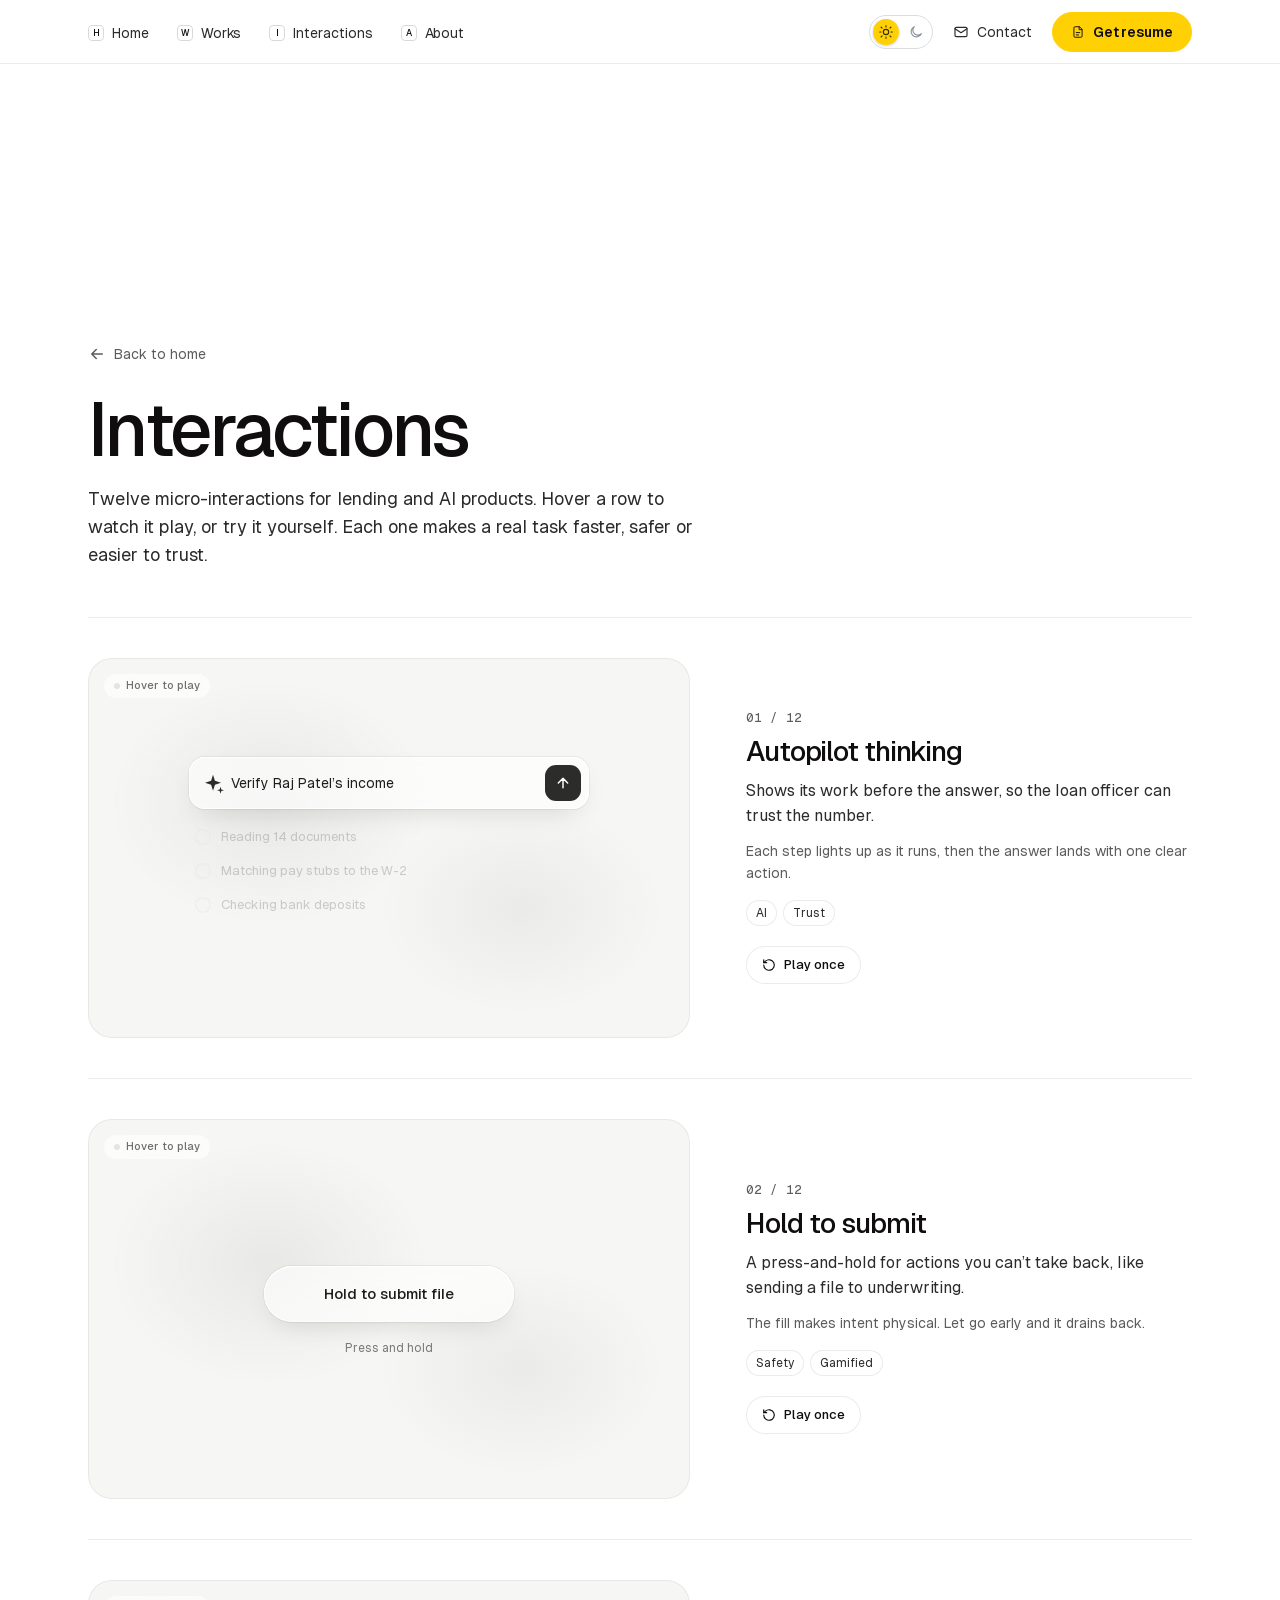
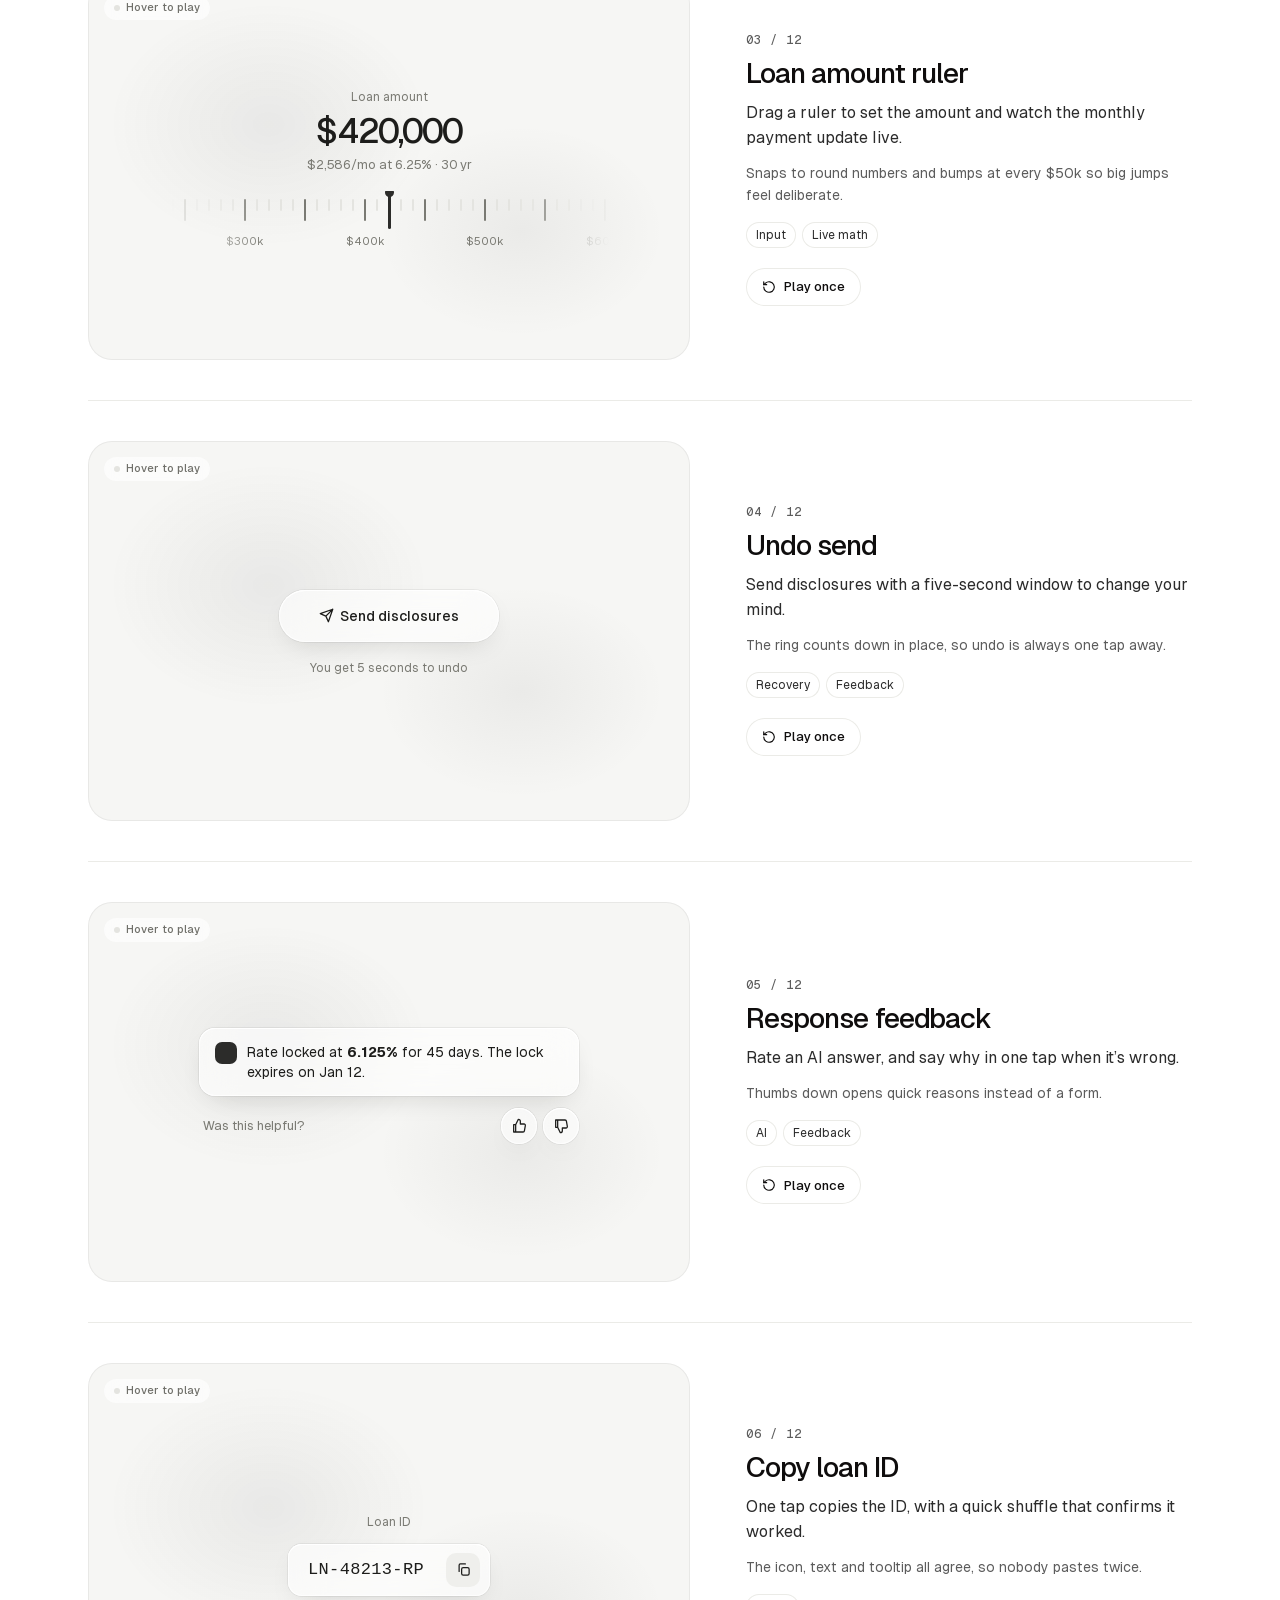
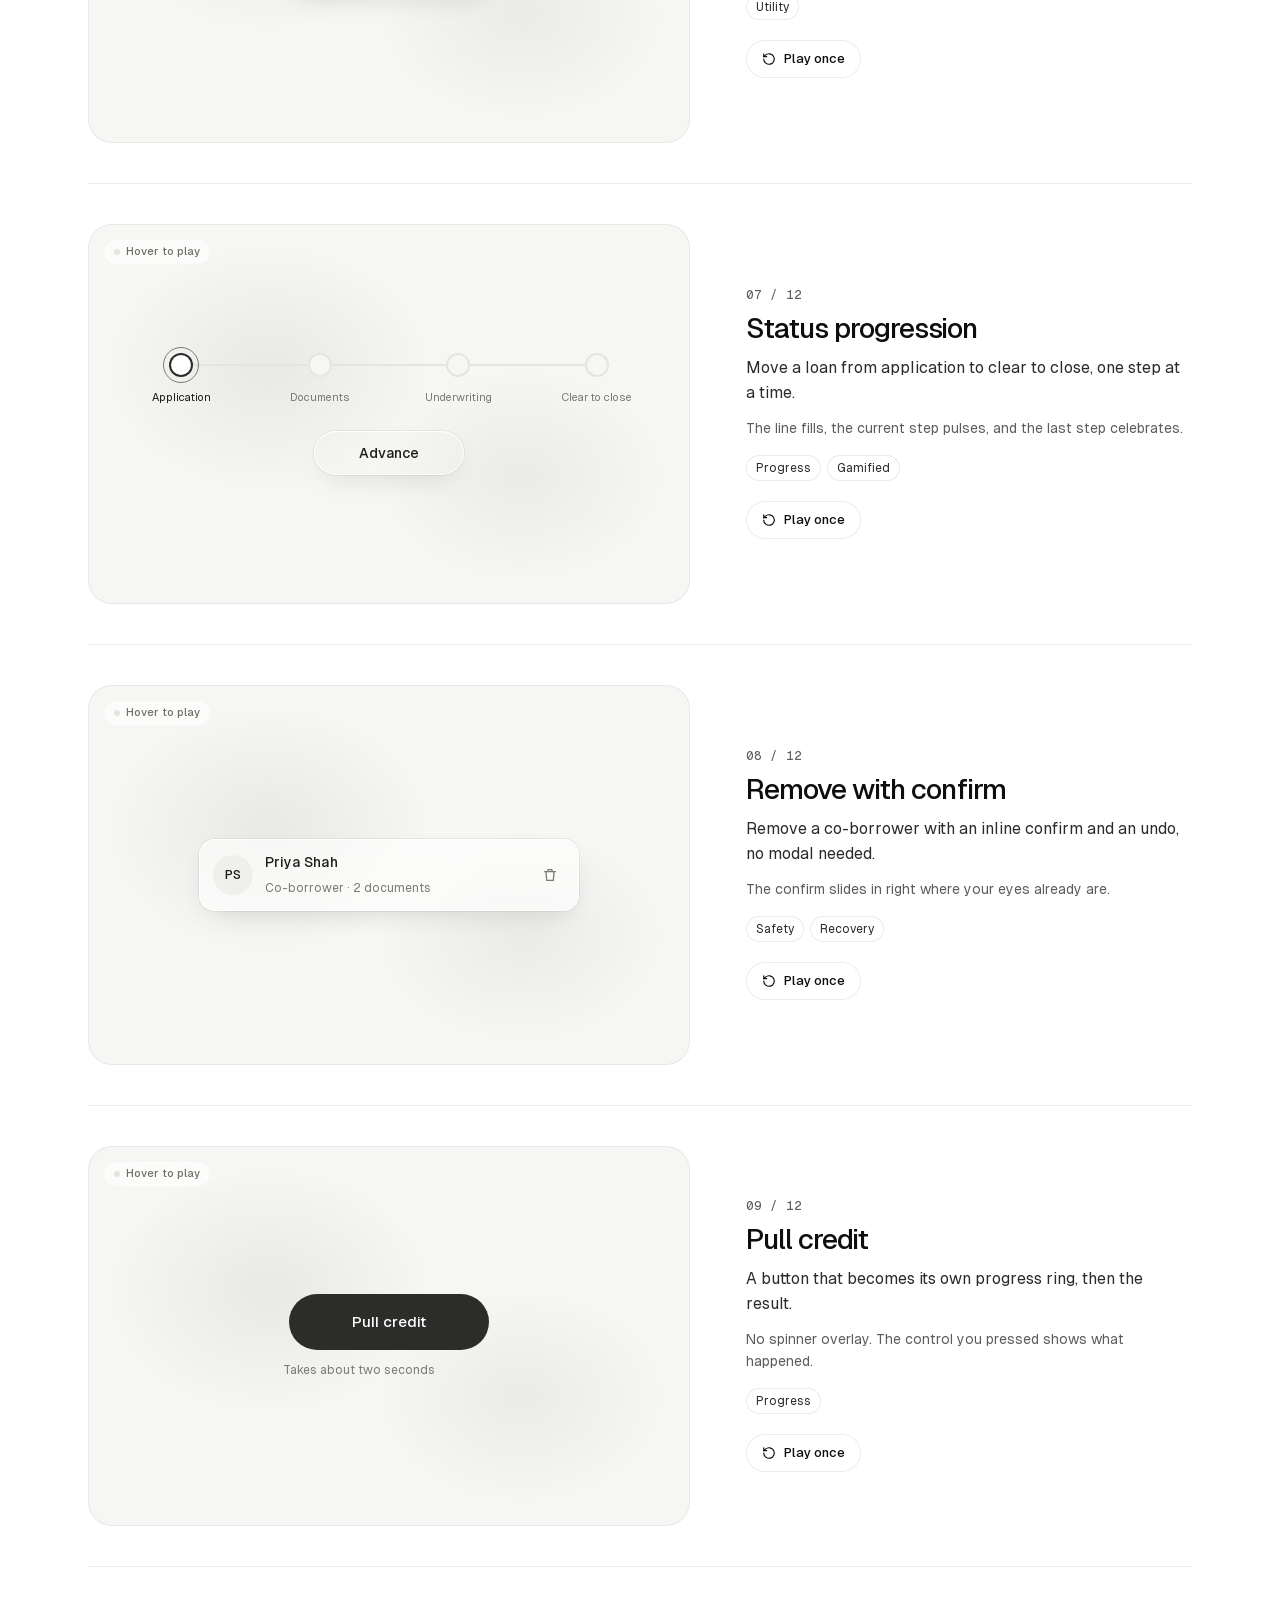
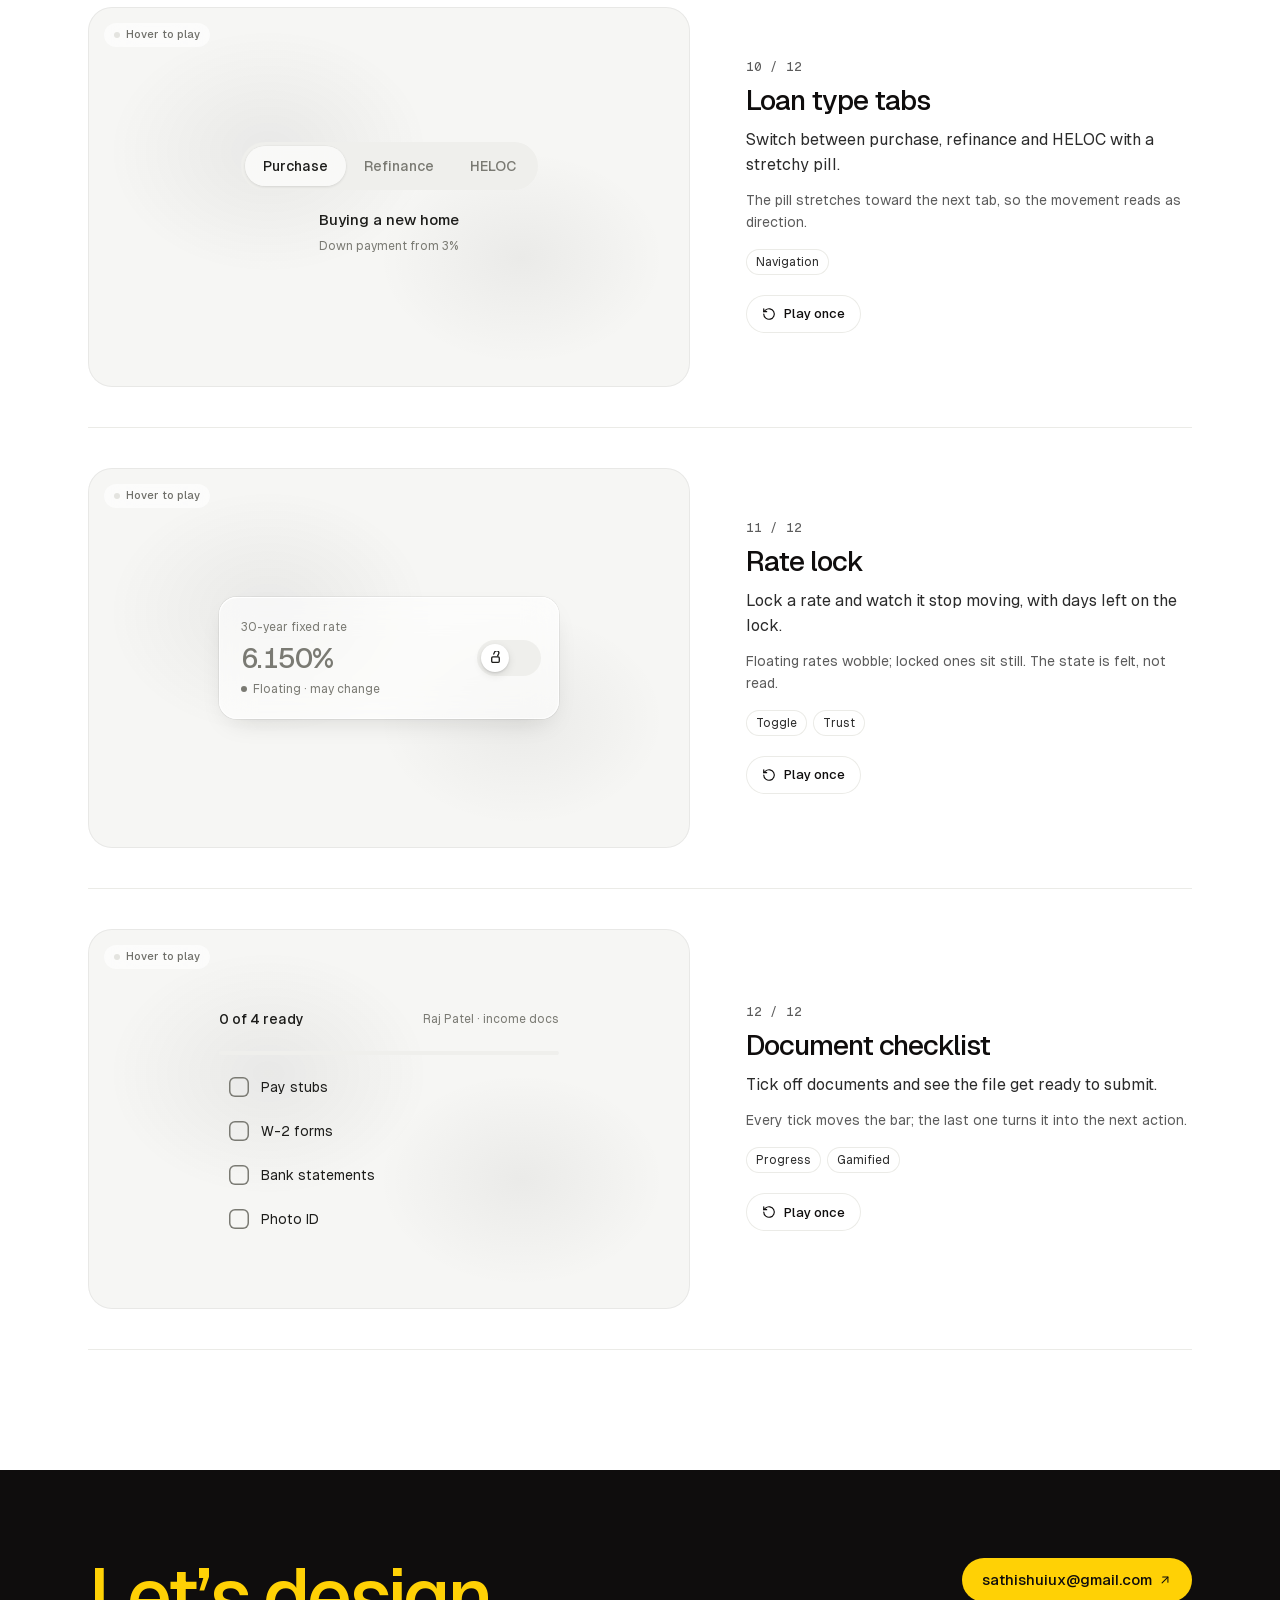
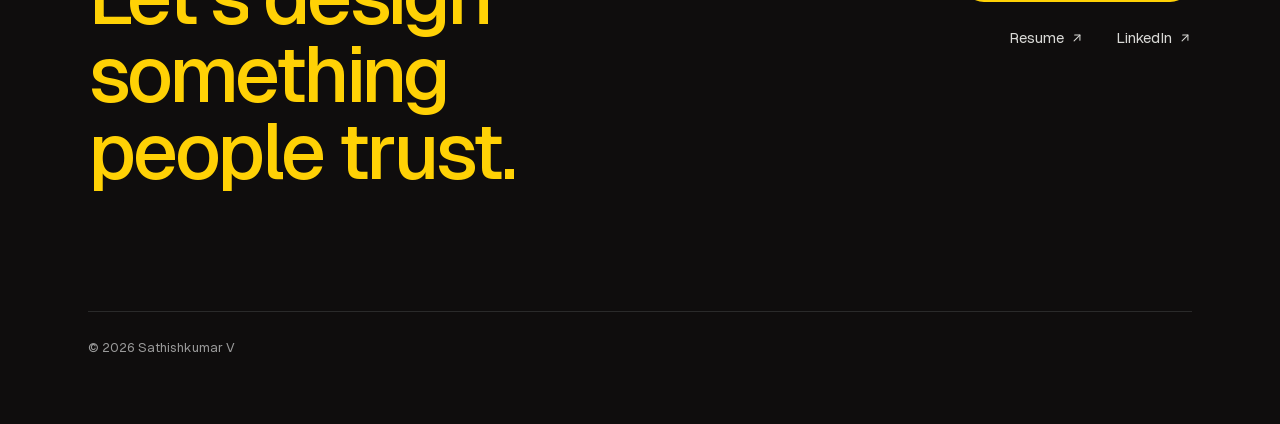
<file: interactions.html>
<!doctype html><html lang="en"><head><meta charset="utf-8"><meta name="viewport" content="width=device-width,initial-scale=1"><title>Micro-interactions for AI and Product UI · Sathishkumar V</title><meta name="description" content="Twelve live micro-interactions for lending and AI products: hold to submit, undo send, AI thinking states and more. Hover to play, or try them."><meta name="author" content="Sathishkumar V"><meta property="og:type" content="article"><meta property="og:site_name" content="Sathishkumar V"><meta property="og:title" content="Micro-interactions for AI and Product UI · Sathishkumar V"><meta property="og:description" content="Twelve live micro-interactions for lending and AI products: hold to submit, undo send, AI thinking states and more. Hover to play, or try them."><meta property="og:image" content="https://skvdesigns.com/og-interactions.jpg"><meta property="og:image:width" content="1200"><meta property="og:image:height" content="630"><meta name="twitter:card" content="summary_large_image"><meta name="theme-color" content="#FFFFFF"><link rel="icon" href="favicon.svg" type="image/svg+xml"><link rel="apple-touch-icon" href="apple-touch-icon.png"><link rel="canonical" href="https://skvdesigns.com/interactions"><meta property="og:url" content="https://skvdesigns.com/interactions"><script type="application/ld+json">{"@context": "https://schema.org", "@type": "CreativeWork", "name": "Micro-interactions for AI and Product UI", "headline": "Micro-interactions for AI and Product UI", "description": "Twelve live micro-interactions for lending and AI products: hold to submit, undo send, AI thinking states and more. Hover to play, or try them.", "image": "https://skvdesigns.com/og-interactions.jpg", "author": {"@type": "Person", "name": "Sathishkumar V"}, "url": "https://skvdesigns.com/interactions"}</script><link rel="preload" href="fonts/Geist-Variable.woff2" as="font" type="font/woff2" crossorigin><link rel="stylesheet" href="base.css"><style>
body{margin:0}
.pf{--bg:#F5F6F8;--tile:#E9EBF0;--ink:#171C2B;--ink2:#39435F;--mute:#4B5675;--line:#E2E4EA;font:400 15px/24px Geist,Inter,system-ui,sans-serif;color:var(--ink);background:var(--bg);-webkit-font-smoothing:antialiased}
.pf *{box-sizing:border-box}
.pf a{color:inherit;text-decoration:none}
.pf .wrap{max-width:1272px;margin:0 auto;padding:0 84px}
/* nav */
.pf .nav{position:sticky;top:0;z-index:5;background:color-mix(in srgb,var(--bg) 88%,transparent);backdrop-filter:blur(10px)}
.pf .nav .wrap{display:flex;align-items:center;justify-content:space-between;height:72px}
.pf .nav ul{display:flex;gap:28px;list-style:none;margin:0;padding:0;font-size:14px}
.pf .nav li a{display:inline-flex;align-items:center;gap:8px;color:var(--ink2)}
.pf .nav li a:hover{color:var(--ink)}
.pf .k{display:inline-grid;place-items:center;width:16px;height:16px;border:1px solid #CDD1DC;border-radius:4px;font:500 9px/1 Geist,Inter,sans-serif;color:var(--mute)}
.pf .nav .r{display:flex;align-items:center;gap:20px;font-size:14px;color:var(--ink2)}
.pf .nav .r a{display:inline-flex;align-items:center;gap:8px}
.pf .pill{display:inline-flex;align-items:center;gap:8px;height:36px;padding:0 16px;border:1px solid var(--ink);border-radius:999px;font:500 14px/1 Geist,Inter,sans-serif;color:var(--ink);transition:background 160ms linear,color 160ms linear}
.pf .pill:hover{background:var(--ink);color:#fff}
/* hero */
.pf .hero{padding:72px 0 56px}
.pf h1{font:400 46px/56px Geist,Inter,sans-serif;letter-spacing:-.025em;margin:0;max-width:720px}
.pf h1 b{font-weight:600}
.pf .hero-sub{display:flex;align-items:flex-end;justify-content:space-between;gap:24px;margin-top:28px}
.pf .hero-sub p{margin:0;max-width:540px;font:400 19px/30px Geist,Inter,sans-serif;color:var(--mute)}
.pf .at{display:inline-flex;align-items:center;gap:6px;height:26px;padding:0 10px;margin-left:4px;border-radius:6px;background:#fff;box-shadow:0 0 0 1px var(--line);font:500 14px/1 Geist,Inter,sans-serif;color:var(--ink);vertical-align:2px}
.pf .at i{width:10px;height:10px;border-radius:3px;background:linear-gradient(135deg,#0F49F5,#8BA7FB)}
.pf .loc{display:flex;gap:24px;font-size:13px;color:var(--mute);white-space:nowrap}
.pf .loc span{display:inline-flex;align-items:center;gap:6px}
/* bento */
.pf .bento{display:grid;grid-template-columns:2fr 1fr 1fr 2.2fr;grid-auto-rows:208px;gap:16px;margin-top:48px}
.pf .bento .r2{grid-column:span 1}
.pf .bento2{display:grid;grid-template-columns:1.1fr 1fr 1.6fr 1fr 1.1fr;grid-auto-rows:208px;gap:16px;margin-top:16px}
.pf .t{position:relative;overflow:hidden;border-radius:14px;background:var(--tile)}
.pf .t img{position:absolute;left:14px;top:14px;width:calc(100% - 28px);height:calc(100% - 14px);object-fit:cover;object-position:left top;border-radius:8px 8px 0 0;box-shadow:0 1px 2px rgba(23,28,43,.08),0 8px 24px rgba(23,28,43,.08);transition:transform 240ms linear}
.pf .t:hover img{transform:translateY(-4px)}
/* sections */
.pf .sec{padding:96px 0 0}
.pf .sec-h{display:flex;align-items:baseline;justify-content:space-between;margin-bottom:40px}
.pf .sec-h h2{font:500 24px/32px Geist,Inter,sans-serif;letter-spacing:-.01em;margin:0}
.pf .sec-h p{margin:0;color:var(--mute);font-size:15px;max-width:520px}
/* case studies */
.pf .case{display:grid;grid-template-columns:340px minmax(0,1fr);gap:56px;padding:56px 0;border-top:1px solid var(--line)}
.pf .case:first-of-type{border-top:0;padding-top:8px}
.pf .c-txt{display:flex;flex-direction:column}
.pf .c-txt h3{font:500 22px/30px Geist,Inter,sans-serif;letter-spacing:-.01em;margin:0}
.pf .c-sub{margin:2px 0 20px;color:var(--mute);font-size:15px}
.pf .c-p{margin:0 0 28px;color:var(--ink2);font-size:15px;line-height:25px}
.pf .c-meta{display:grid;grid-template-columns:72px 1fr;row-gap:12px;margin:0 0 32px;font-size:14px}
.pf .c-meta dt{color:var(--mute)} .pf .c-meta dd{margin:0;color:var(--ink)}
.pf .c-txt .pill{align-self:flex-start}
.pf .c-foot{display:flex;flex-wrap:wrap;gap:8px;margin-top:auto;padding-top:32px}
.pf .chip{display:inline-flex;align-items:center;gap:6px;height:30px;padding:0 12px;border-radius:999px;background:#fff;box-shadow:0 0 0 1px var(--line);font-size:13px;color:var(--mute)}
.pf .chip b{font-weight:600;color:var(--ink)}
.pf .c-img{display:grid;grid-template-columns:1fr 1fr;grid-template-rows:300px 220px;gap:16px}
.pf .c-img .wide{grid-column:1/-1}
.pf .ph{display:flex;align-items:flex-end;padding:24px}
.pf .ph div{display:flex;flex-direction:column;gap:2px}
.pf .ph b{font:500 18px/26px Geist,Inter,sans-serif;color:var(--ink)}
.pf .ph span{font-size:13px;color:var(--mute)}
.pf .ph.cl{background:linear-gradient(140deg,#E9EEFB 0%,#E1E8FA 55%,#EDE9FA 100%)}
.pf .ph.tt{background:linear-gradient(140deg,#F3EEE6 0%,#ECE7DF 60%,#E9EBF0 100%)}
/* explorations */
.pf .rail{display:grid;grid-template-columns:2fr 1fr 1fr 1fr 1.4fr;gap:16px}
.pf figure{margin:0}
.pf figure .t{height:300px}
.pf figcaption{margin-top:12px;font-size:13px;color:var(--mute)} .pf figcaption b{font-weight:500;color:var(--ink)}
/* story */
.pf .story{display:grid;grid-template-columns:200px minmax(0,1fr) 380px;gap:48px;align-items:start}
.pf .story h2{font:500 24px/32px Geist,Inter,sans-serif;margin:0}
.pf .story p{margin:0 0 18px;color:var(--ink2);font-size:16px;line-height:27px}
.pf .story p b{font-weight:500;color:var(--ink)}
.pf .portrait{height:300px;border-radius:14px;background:linear-gradient(160deg,#DDE3F2,#E9EBF0);display:grid;place-items:center;font:500 56px/1 Geist,Inter,sans-serif;color:#8BA7FB;letter-spacing:-.02em}
.pf .rows{margin-top:72px;border-top:1px solid var(--line)}
.pf .rowx{display:grid;grid-template-columns:200px minmax(0,1fr);gap:48px;padding:40px 0;border-bottom:1px solid var(--line)}
.pf .rowx h3{font:500 20px/28px Geist,Inter,sans-serif;margin:0}
.pf .cols{display:grid;grid-template-columns:repeat(4,minmax(0,1fr));gap:32px}
.pf .cols.c3{grid-template-columns:repeat(3,minmax(0,1fr))}
.pf .cols b{display:block;font-weight:500;font-size:15px;color:var(--ink)}
.pf .cols span{display:block;font-size:14px;line-height:22px;color:var(--mute)}
.pf .cols em{display:block;margin-top:12px;font-style:normal;font-size:14px;color:var(--ink2)}
/* footer */
.pf .foot{margin-top:120px;background:#171C2B;color:#fff;padding:88px 0 64px}
.pf .foot .wrap{display:grid;grid-template-columns:minmax(0,1fr) auto;gap:48px;align-items:start}
.pf .foot h2{font:500 44px/54px Geist,Inter,sans-serif;letter-spacing:-.025em;margin:0;max-width:560px}
.pf .foot h2 span{color:#8B91A5}
.pf .foot .links{display:flex;flex-direction:column;align-items:flex-end;gap:24px;font-size:15px}
.pf .foot .links .row{display:flex;gap:32px;color:#CDD1DC}
.pf .foot a{display:inline-flex;align-items:center;gap:6px} .pf .foot a:hover{color:#fff}
.pf .foot .base{grid-column:1/-1;display:flex;justify-content:space-between;margin-top:72px;padding-top:24px;border-top:1px solid #2D354D;font-size:13px;color:#ADB2C1}
/* ===== Yellow theme: white canvas, near-black ink, signal yellow #FFD105 ===== */
.pf{--bg:#FFFFFF;--tile:#F4F4F2;--ink:#0F0D0D;--ink2:#2B2B2B;--mute:#5C5C5C;--line:#ECECEA;--y:#FFD105;--y2:#FFF6CC}
.pf .k{border-color:#D9D9D6;color:var(--ink)}
.pf .nav li a:hover .k{background:var(--y);border-color:var(--y)}
.pf .nav .pill{background:var(--y);border-color:var(--y);color:var(--ink)}
.pf .nav .pill:hover{background:var(--ink);border-color:var(--ink);color:var(--y)}
.pf .pill{border-color:var(--ink)}
.pf .pill:hover{background:var(--y);border-color:var(--y);color:var(--ink)}
.pf h1 b{background:linear-gradient(transparent 62%,var(--y) 62%,var(--y) 92%,transparent 92%);padding:0 2px}
.pf .at{background:var(--ink);color:#fff;box-shadow:none}
.pf .at i{background:var(--y)}
.pf .t{background:var(--tile)}
.pf .t:hover{background:var(--y2)}
.pf :is(.sec-h h2,.story h2){display:flex;align-items:center;gap:12px}
.pf :is(.sec-h h2,.story h2)::before{content:"";width:12px;height:12px;border-radius:3px;background:var(--y)}
.pf .chip{background:var(--y2);box-shadow:none;color:var(--ink2)}
.pf .chip b{color:var(--ink)}
.pf .ph.cl{background:linear-gradient(140deg,#FFF3B8 0%,#FFE680 100%)}
.pf .ph.tt{background:linear-gradient(140deg,#F4F4F2 0%,#ECECEA 100%)}
.pf .portrait{background:var(--y);color:var(--ink)}
.pf .foot{background:#0F0D0D}
.pf .foot h2 span{color:var(--y)}
.pf .foot .links .row{color:#D9D9D6}
.pf .foot a:hover{color:var(--y)}
.pf .foot .links > a{height:44px;padding:0 20px;border-radius:999px;background:var(--y);color:var(--ink)!important;font-weight:500}
.pf .foot .base{border-color:#2A2A2A;color:#9A9A9A}
.pf ::selection{background:var(--y);color:var(--ink)}
/* ===== Motion (shared layer + home) ===== */

.pf{--d-fast:160ms;--d-base:240ms;--d-slow:420ms;--eo:cubic-bezier(.22,1,.36,1);--spring:cubic-bezier(.34,1.56,.64,1);--io:cubic-bezier(.65,0,.35,1)}
/* page loader: yellow curtain, counter, wipes up */
.pf .ld{position:fixed;inset:0;z-index:50;background:var(--y);display:flex;align-items:flex-end;justify-content:space-between;padding:0 84px 72px;clip-path:inset(0 0 0 0);transition:clip-path 900ms var(--io)}
.pf .ld b{font:500 56px/1 Geist,Inter,sans-serif;letter-spacing:-.035em;color:var(--ink);display:block;overflow:hidden}
.pf .ld b span{display:inline-block;transform:translateY(105%);animation:ldIn 700ms var(--eo) 80ms forwards}
.pf .ld i{font:500 15px/1 Geist,Inter,sans-serif;font-style:normal;color:var(--ink);font-variant-numeric:tabular-nums}
.pf .ld .bar{position:absolute;left:84px;right:84px;bottom:48px;height:2px;background:rgba(15,13,13,.12)}
.pf .ld .bar::after{content:"";position:absolute;inset:0;background:var(--ink);transform-origin:0 50%;transform:scaleX(var(--lp,0));transition:transform 120ms linear}
.pf .ld.done{clip-path:inset(0 0 100% 0)}
@keyframes ldIn{to{transform:none}}
@keyframes ldAuto{to{clip-path:inset(0 0 100% 0);visibility:hidden}}
.pf:not(.js) .ld{animation:ldAuto 900ms cubic-bezier(.65,0,.35,1) 2200ms forwards}
.pf .ld.off{display:none}
.pf .ld.run b span{animation:none;transform:translateY(105%)}
.pf .ld.run.go b span{animation:ldIn 700ms var(--eo) 80ms forwards}
.pf .ld.done{animation:none}
/* split words */
.pf .w{display:inline-block;overflow:hidden;vertical-align:top;padding-bottom:.08em;margin-bottom:-.08em}
.pf.js .w > span{display:inline-block;transform:translateY(108%);transition:transform 900ms var(--eo);transition-delay:calc(var(--i,0) * 45ms + var(--d,0ms))}
.pf .in .w > span,.pf .in.w > span,.pf.ready .hero-split .w > span{transform:none}
/* hero items wait for the loader */
.pf.js [data-hr]{opacity:0;transform:translateY(16px);transition:opacity 800ms var(--eo),transform 900ms var(--eo);transition-delay:var(--d,0ms)}
.pf.ready [data-hr]{opacity:1;transform:none}
/* generic reveal */
.pf.js [data-r]{opacity:0;transform:translateY(28px);filter:blur(6px);transition:opacity 800ms var(--eo),transform 900ms var(--eo),filter 800ms var(--eo);transition-delay:var(--d,0ms)}
.pf [data-r].in{opacity:1;transform:none;filter:none}
.pf.js [data-r="fade"]{transform:none}
.pf.js [data-r="scale"]{transform:scale(.96)}
/* image clip reveal */
.pf.js [data-r="clip"]{opacity:1;filter:none;transform:none;clip-path:inset(10% 6% 0 6% round 20px);transition:clip-path 1200ms var(--eo);transition-delay:var(--d,0ms)}
.pf.js [data-r="clip"] img{transform:scale(1.08);transition:transform 1400ms var(--eo);transition-delay:var(--d,0ms)}
.pf [data-r="clip"].in{clip-path:inset(0 0 0 0 round 16px)}
.pf [data-r="clip"].in img{transform:none}
/* svg line draw */
.pf.js .draw path,.pf.js .draw line,.pf.js .draw polyline,.pf.js .draw circle.dr,.pf.js .draw rect.dr{stroke-dasharray:var(--len,1200);stroke-dashoffset:var(--len,1200);transition:stroke-dashoffset 1600ms var(--io);transition-delay:var(--d,0ms)}
.pf .draw.in path,.pf .draw.in line,.pf .draw.in polyline,.pf .draw.in circle.dr,.pf .draw.in rect.dr{stroke-dashoffset:0}
/* hover lift for any card */
.pf .lift{transition:transform var(--d-slow) var(--eo),box-shadow var(--d-slow) var(--eo),background-color var(--d-slow) var(--eo)}
.pf .lift:hover{transform:translateY(-3px);box-shadow:0 1px 2px rgba(15,13,13,.04),0 12px 32px rgba(15,13,13,.08)}
.pf .lift:hover .ico{transform:rotate(-8deg) scale(1.08);background:var(--y)}
.pf .ico{display:inline-grid;place-items:center;width:40px;height:40px;border-radius:12px;background:#fff;box-shadow:0 0 0 1px var(--line);color:var(--ink);transition:transform var(--d-slow) var(--spring),background-color var(--d-base) var(--eo);flex:none}
.pf .ico svg{width:20px;height:20px}
/* buttons */
.pf .pill{position:relative;overflow:hidden;isolation:isolate}
.pf .pill::before{content:"";position:absolute;inset:0;z-index:-1;background:var(--y);border-radius:inherit;transform:translateY(101%);transition:transform var(--d-slow) var(--eo)}
.pf .pill:hover::before{transform:none}
.pf .pill:hover{background:transparent!important;color:var(--ink)!important;border-color:var(--y)!important}
.pf .nav .pill::before{background:var(--ink)}
.pf .nav .pill:hover{color:var(--y)!important;border-color:var(--ink)!important}
@media (prefers-reduced-motion:reduce){
 .pf .ld{display:none}
 .pf [data-hr],.pf [data-r],.pf [data-r="clip"],.pf [data-r="clip"] img,.pf .w>span{opacity:1!important;transform:none!important;filter:none!important;clip-path:none!important;transition:none!important}
 .pf .draw *{stroke-dashoffset:0!important;transition:none!important}
}

/* ===== click prototype · Atlas LO tokens ===== */
.pf .c-img.has-proto{display:block}
.pf .proto{display:flex;flex-direction:column;gap:14px;padding:20px 20px 16px;border-radius:14px;background:var(--tile);height:100%}
.pf .pw{position:relative;flex:1;min-height:420px;border-radius:10px;overflow:hidden;background:#fff;box-shadow:0 0 0 1px #E5E7ED,0 18px 48px rgba(23,28,43,.12)}
.pf .a-app{position:absolute;left:0;top:0;width:960px;height:640px;transform-origin:0 0;transform:scale(var(--sc,.7));
  font:400 14px/21px Geist,Inter,system-ui,sans-serif;color:#39435F;background:#fff;-webkit-font-smoothing:antialiased;
  --ap:url("data:image/svg+xml,%3Csvg%20xmlns%3D%22http%3A//www.w3.org/2000/svg%22%20width%3D%2224%22%20height%3D%2224%22%20viewBox%3D%220%200%2024%2024%22%20fill%3D%22none%22%3E%3Crect%20width%3D%2224%22%20height%3D%2224%22%20rx%3D%2212%22%20fill%3D%22url%28%23g%29%22/%3E%3Ccircle%20cx%3D%2216%22%20cy%3D%229%22%20r%3D%224%22%20fill%3D%22white%22/%3E%3Cdefs%3E%3ClinearGradient%20id%3D%22g%22%20x1%3D%2221.5%22%20y1%3D%225%22%20x2%3D%223.5%22%20y2%3D%2220.5%22%20gradientUnits%3D%22userSpaceOnUse%22%3E%3Cstop%20stop-color%3D%22%236D66F7%22/%3E%3Cstop%20offset%3D%221%22%20stop-color%3D%22%23D76FF1%22/%3E%3C/linearGradient%3E%3C/defs%3E%3C/svg%3E");--aprev:url("data:image/svg+xml,%3Csvg%20xmlns%3D%22http%3A//www.w3.org/2000/svg%22%20width%3D%2224%22%20height%3D%2224%22%20viewBox%3D%220%200%2024%2024%22%3E%3Crect%20width%3D%2224%22%20height%3D%2224%22%20rx%3D%2212%22%20fill%3D%22white%22/%3E%3Ccircle%20cx%3D%2216%22%20cy%3D%229%22%20r%3D%224%22%20fill%3D%22url%28%23g%29%22/%3E%3Cdefs%3E%3ClinearGradient%20id%3D%22g%22%20x1%3D%2220%22%20y1%3D%225%22%20x2%3D%2212%22%20y2%3D%2213%22%20gradientUnits%3D%22userSpaceOnUse%22%3E%3Cstop%20stop-color%3D%22%236D66F7%22/%3E%3Cstop%20offset%3D%221%22%20stop-color%3D%22%23D76FF1%22/%3E%3C/linearGradient%3E%3C/defs%3E%3C/svg%3E");--eo:cubic-bezier(.22,1,.36,1);--io:cubic-bezier(.65,0,.35,1);--spring:cubic-bezier(.34,1.56,.64,1)}
.pf .a-app *{box-sizing:border-box}
.pf .a-lg{display:inline-block;width:18px;height:18px;flex:none;border-radius:50%;background:var(--ap) center/100% no-repeat}
.pf .a-lg12{width:12px;height:12px} .pf .a-lg28{width:28px;height:28px}
.pf .a-hdr{position:relative;display:flex;align-items:center;height:64px;padding:0 24px;border-bottom:1px solid #F2F3F7;background:#fff;z-index:2}
.pf .a-logo{height:24px;width:auto;display:block}
.pf .a-search{position:absolute;left:40%;transform:translateX(-50%);width:288px;height:40px;display:flex;align-items:center;gap:8px;padding:0 8px 0 12px;border-radius:8px;background:#F2F3F7;color:#6C758E}
.pf .a-search span{flex:1;white-space:nowrap;overflow:hidden}
.pf .a-search kbd{font:500 12px/1 Geist,Inter,sans-serif;color:#6C758E;background:#fff;border:1px solid #E5E7ED;border-radius:4px;padding:3px 6px}
.pf .a-hr{margin-left:auto;display:flex;align-items:center;gap:4px}
.pf .a-live{display:inline-flex;align-items:center;gap:8px;height:32px;padding:0 12px 0 10px;margin-right:8px;border-radius:999px;background:#F5F2FF;box-shadow:inset 0 0 0 1px #E4DBFF;color:#0F49F5;font-size:14px;white-space:nowrap}
.pf .a-ib{position:relative;display:grid;place-items:center;width:32px;height:32px;border-radius:999px;background:#F2F3F7;color:#4B5675}
.pf .a-dot{position:absolute;right:7px;top:6px;width:6px;height:6px;border-radius:50%;background:#D92D20;box-shadow:0 0 0 1.5px #F2F3F7}
.pf .a-me{position:relative;display:grid;place-items:center;width:32px;height:32px;margin-left:8px;border-radius:999px;background:#E5E7ED;color:#39435F;font:600 12px/1 Geist,Inter,sans-serif}
.pf .a-me i{position:absolute;right:-1px;bottom:-1px;width:10px;height:10px;border-radius:50%;background:#12B76A;box-shadow:0 0 0 2px #fff}
.pf .a-body{position:absolute;inset:64px 0 0 0;display:flex}
.pf .a-rail{width:76px;flex:none;display:flex;flex-direction:column;align-items:center;gap:10px;padding:16px 0;background:#fff;border-right:1px solid #F2F3F7}
.pf .a-ri{display:flex;flex-direction:column;align-items:center;gap:4px;font:500 12px/16px Geist,Inter,sans-serif;color:#4B5675}
.pf .a-rii{position:relative;display:grid;place-items:center;width:40px;height:32px;border-radius:10px;color:#4B5675}
.pf .a-ri:first-child .a-rii{color:#7B5BE6}
.pf .a-ri.on{color:#22293D;font-weight:600} .pf .a-ri.on .a-rii{background:#EEF3FF;color:#0F49F5}
.pf .a-bdg{position:absolute;right:2px;top:-3px;min-width:16px;height:16px;padding:0 4px;border-radius:999px;background:#D92D20;color:#fff;font:600 10px/16px Geist,Inter,sans-serif;font-style:normal;text-align:center;box-shadow:0 0 0 2px #fff}
.pf .a-sp{flex:1}
.pf .a-main{flex:1;min-width:0;display:flex;flex-direction:column;background:#F9FAFC}
.pf .a-lh{display:flex;align-items:center;gap:12px;height:58px;padding:0 32px;background:#fff;border-bottom:1px solid #F2F3F7;white-space:nowrap;overflow:hidden}
.pf .a-back{display:grid;place-items:center;width:32px;height:32px;border-radius:8px;background:#F2F3F7;color:#39435F;flex:none}
.pf .a-nm{font:500 18px/24px Geist,Inter,sans-serif;color:#22293D}
.pf .a-meta{font-size:12px;color:#6C758E;overflow:hidden;text-overflow:ellipsis}
.pf .a-exp{margin-left:auto}
.pf .a-badge{display:inline-flex;align-items:center;height:22px;padding:0 8px;border-radius:6px;font:600 12px/1 Geist,Inter,sans-serif;white-space:nowrap;flex:none}
.pf .a-badge.warn{background:#FFF6DC;color:#9A6700} .pf .a-badge.ok{background:#EAF8EF;color:#13803A} .pf .a-badge.grey{background:#F2F3F7;color:#4B5675}
.pf .a-lh .b1{display:none} .pf .s-pulled .a-lh .b0{display:none} .pf .s-pulled .a-lh .b1{display:inline-flex;animation:apop 500ms var(--spring)}
@keyframes apop{from{transform:scale(.8);opacity:0}}
.pf .a-gb{display:inline-flex;align-items:center;gap:6px;height:32px;padding:0 12px;border-radius:8px;background:#F2F3F7;color:#39435F;font:500 14px/20px Geist,Inter,sans-serif;flex:none}
.pf .a-strip{display:flex;gap:24px;padding:14px 32px;background:#fff;border-bottom:1px solid #F2F3F7}
.pf .a-g{display:flex;flex-direction:column;gap:6px;padding-right:24px;border-right:1px solid #E5E7ED} .pf .a-g:last-child{border:0}
.pf .a-gl{font:500 12px/16px Geist,Inter,sans-serif;color:#6C758E;white-space:nowrap}
.pf .a-gv{position:relative;height:20px} .pf .a-gv b{font:600 16px/20px Geist,Inter,sans-serif;color:#39435F;white-space:nowrap}
.pf .a-tn{position:relative;align-self:flex-start;display:inline-flex;align-items:center;height:32px;padding:0 12px;border-radius:8px;background:#EEF3FF;color:#0F49F5;font:500 14px/20px Geist,Inter,sans-serif;white-space:nowrap}
.pf .a-tn em{font-style:normal}
.pf .cr .a-gv .v0{display:block;color:#6C758E;font-weight:500;transition:opacity 250ms,transform 350ms var(--eo)}
.pf .cr .a-gv .v1{position:absolute;left:0;top:0;opacity:0;transform:translateY(8px);transition:opacity 250ms,transform 450ms var(--spring)}
.pf .cr .a-tn .v1{display:none}
.pf .s-pulled .cr .a-gv .v0{opacity:0;transform:translateY(-8px)} .pf .s-pulled .cr .a-gv .v1{opacity:1;transform:none}
.pf .s-pulled .cr .a-tn .v0{display:none} .pf .s-pulled .cr .a-tn .v1{display:inline}
.pf .s-pulled .cr .a-gv{animation:aflash 1600ms var(--eo)}
@keyframes aflash{0%,40%{background:#EEF3FF;box-shadow:0 0 0 4px #EEF3FF;border-radius:4px}100%{background:transparent;box-shadow:0 0 0 4px transparent}}
.pf .a-tabs{display:flex;gap:28px;padding:4px 32px 0;background:#fff;border-bottom:1px solid #F2F3F7}
.pf .a-tabs span{height:40px;display:flex;align-items:center;font:500 16px/24px Geist,Inter,sans-serif;color:#6C758E}
.pf .a-tabs .on{color:#0F49F5;box-shadow:inset 0 -2px #0F49F5}
.pf .a-stage{position:relative;flex:1;padding:24px 32px}
.pf .a-card{background:#fff;border-radius:12px;box-shadow:0 1px 2px rgba(23,28,43,.04),0 0 0 1px #F2F3F7;padding:20px 24px}
.pf .a-ch{display:flex;align-items:center;gap:12px;margin-bottom:8px} .pf .a-ch b{font:600 16px/24px Geist,Inter,sans-serif;color:#22293D}
.pf .a-ch .a-mute{margin-left:auto}
.pf .a-mute{font-size:12px;line-height:18px;color:#4B5675}
.pf .a-row{display:flex;align-items:center;gap:12px;padding:12px 0;border-top:1px solid #F2F3F7}
.pf .a-row .a-grow{flex:1;display:flex;flex-direction:column} .pf .a-row b{font-weight:500;color:#22293D}
.pf .a-av{display:grid;place-items:center;width:40px;height:40px;border-radius:999px;background:#F2F3F7;color:#39435F;font:500 14px/1 Geist,Inter,sans-serif;flex:none}
.pf .a-bor{transition:opacity 400ms,transform 500ms var(--eo)}
.pf .s-report .a-bor{opacity:0;transform:translateY(12px)}
.pf .a-crc{position:absolute;left:32px;right:32px;top:24px;opacity:0;transform:translateY(16px);transition:opacity 400ms var(--eo),transform 600ms var(--eo)}
.pf .s-report .a-crc{opacity:1;transform:none}
.pf .a-ch .a-nm2{font:500 16px/24px Geist,Inter,sans-serif;color:#39435F} .pf .a-spx{margin-left:auto}
.pf .a-score{font:500 28px/35px Geist,Inter,sans-serif;color:#39435F;margin:4px 0 10px}
.pf .a-kv{display:flex;justify-content:space-between;padding:10px 0;border-top:1px solid #F2F3F7}
.pf .a-score + .a-kv{border-top:0}
.pf .a-kv b{font-weight:600;color:#39435F}
.pf .a-panel{position:relative;width:0;flex:none;overflow:hidden;background:linear-gradient(#FAFCFF,#FDFBFD);box-shadow:inset 1px 0 0 #F2F3F7;transition:width 480ms var(--eo)}
.pf .s-panel .a-panel{width:352px}
.pf .a-ph,.pf .a-thread,.pf .a-cw{width:352px}
.pf .a-ph{display:flex;align-items:center;gap:10px;height:56px;padding:0 16px 0 20px;border-bottom:1px solid #F2F3F7;background:#fff}
.pf .a-ph b{font:500 16px/24px Geist,Inter,sans-serif;color:#22293D}
.pf .a-x{margin-left:auto;display:grid;place-items:center;width:32px;height:32px;border-radius:8px;background:#F2F3F7;color:#4B5675}
.pf .a-thread{position:absolute;top:56px;bottom:116px;padding:12px 16px 8px;display:flex;flex-direction:column;justify-content:flex-end;gap:8px;overflow:hidden}
.pf .a-today{flex:none;align-self:center;font:600 11px/16px Geist,Inter,sans-serif;letter-spacing:.08em;color:#6C758E}
.pf .a-by{display:flex;align-items:center;gap:6px;font-size:12px;line-height:16px;color:#6C758E} .pf .a-by.r{justify-content:flex-end}
.pf .a-um{flex:none;display:flex;flex-direction:column;align-items:flex-end;gap:4px;opacity:0;transform:translateY(8px);transition:opacity 300ms,transform 400ms var(--eo)}
.pf .s-asked .a-um{opacity:1;transform:none}
.pf .a-ub{max-width:88%;padding:11px 14px;border-radius:16px 16px 4px 16px;background:#0E2A80;color:#fff}
.pf .a-am{flex:none;display:flex;flex-direction:column;gap:6px;opacity:0;transform:translateY(8px);transition:opacity 300ms,transform 400ms var(--eo)}
.pf .s-ai .a-am{opacity:1;transform:none}
.pf .a-rc{background:#fff;border-radius:16px;box-shadow:0 0 0 1px #E5E7ED,0 10px 30px rgba(23,28,43,.06)}
.pf .a-rcb{display:flex;flex-direction:column;align-items:flex-start;gap:2px;padding:14px 16px 2px}
.pf .a-rct{font:600 16px/22px Geist,Inter,sans-serif;color:#22293D;margin-top:8px}
.pf .a-wk{display:inline-flex;align-items:center;gap:2px;font:500 12px/18px Geist,Inter,sans-serif;color:#4B5675}
.pf .a-rc ul{list-style:none;margin:8px 0 0;padding:0;align-self:stretch}
.pf .a-rc li{display:flex;align-items:center;gap:10px;padding:6px 0;border-top:1px solid #F2F3F7;color:#39435F;opacity:0;transform:translateX(-6px);transition:opacity 300ms,transform 400ms var(--eo)}
.pf .s-c1 .a-rc .c1,.pf .s-c2 .a-rc .c2,.pf .s-c3 .a-rc .c3{opacity:1;transform:none}
.pf .a-ok{display:grid;place-items:center;width:16px;height:16px;border-radius:50%;background:#13803A;color:#fff;flex:none}
.pf .a-rcf{display:flex;gap:8px;padding:6px 16px 12px;opacity:0;transition:opacity 300ms}
.pf .s-ready .a-rcf{opacity:1}
.pf .a-rcf .a-gb{flex:1;justify-content:center}
.pf .a-pri{flex:1;display:inline-flex;align-items:center;justify-content:center;gap:6px;height:32px;padding:0 12px;border-radius:8px;background:#0F49F5;color:#fff;font:500 14px/20px Geist,Inter,sans-serif;transition:transform 140ms var(--eo),background-color 240ms}
.pf .a-pri.press{transform:scale(.95)} .pf .a-pri em{font-style:normal;display:inline-flex;align-items:center;gap:4px} .pf .a-pri .e1{display:none}
.pf .a-pri .spin{display:none;width:12px;height:12px;border-radius:50%;border:2px solid rgba(255,255,255,.35);border-top-color:#fff;animation:aspin 700ms linear infinite}
@keyframes aspin{to{transform:rotate(360deg)}}
.pf .s-pulling .a-pri .spin{display:inline-block}
.pf .s-pulled .a-pri{background:#13803A} .pf .s-pulled .a-pri .e0{display:none} .pf .s-pulled .a-pri .e1{display:inline-flex}
.pf .a-cw{position:absolute;left:0;bottom:0;padding:0 12px 10px}
.pf .a-comp{display:flex;flex-direction:column;gap:10px;min-height:72px;padding:10px 10px 8px 14px;border-radius:16px;border:1px solid transparent;background:linear-gradient(#fff,#fff) padding-box,linear-gradient(172deg,rgba(52,116,245,.25),rgba(236,134,251,.25)) border-box;box-shadow:0 2px 8px rgba(52,116,245,.05);transition:box-shadow 200ms}
.pf .s-focus .a-comp{box-shadow:0 0 0 3px rgba(139,92,246,.16)}
.pf .a-in{display:flex;align-items:center;min-height:21px;white-space:nowrap;overflow:hidden;color:#22293D}
.pf .a-in .a-plh{color:#6C758E} .pf .s-focus .a-in .a-plh{display:none}
.pf .a-app .caret{display:none;width:1.5px;height:17px;margin-left:1px;background:#22293D;animation:ablink 1s steps(1) infinite} .pf .s-focus .caret{display:inline-block}
@keyframes ablink{50%{opacity:0}}
.pf .a-ca{display:flex;justify-content:flex-end;gap:8px}
.pf .a-cb{display:grid;place-items:center;width:32px;height:32px;border-radius:999px;background:#F2F3F7;color:#6C758E;transition:background-color 200ms,color 200ms,transform 140ms}
.pf .s-typed .a-send{background:#0F49F5;color:#fff} .pf .a-send.press{transform:scale(.88)}
.pf .a-disc{margin:6px 0 0;font-size:12px;line-height:16px;color:#4B5675}
.pf .a-fab{position:absolute;right:24px;bottom:24px;z-index:3;display:inline-flex;align-items:center;gap:10px;height:44px;padding:0 18px 0 8px;border:0;border-radius:999px;background:linear-gradient(225deg,#2F6BF0 0%,#7B5BE6 55%,#A845CF 100%);color:#fff;font:600 14px/1 Geist,Inter,sans-serif;box-shadow:0 8px 24px rgba(109,102,247,.32),0 2px 6px rgba(23,28,43,.1);transition:opacity 260ms,transform 260ms var(--eo)}
.pf .a-fab i{width:26px;height:26px;border-radius:50%;background:var(--aprev) center/100% no-repeat}
.pf .a-fab.press{transform:scale(.95)}
.pf .s-panel .a-fab{opacity:0;transform:translateY(12px) scale(.92);pointer-events:none}
.pf .a-toast{position:absolute;left:342px;bottom:24px;z-index:4;display:inline-flex;align-items:center;gap:10px;height:48px;padding:6px 6px 6px 16px;border-radius:12px;background:#39435F;color:#fff;font-size:14px;white-space:nowrap;box-shadow:0 12px 32px rgba(16,18,24,.22);opacity:0;transform:translate(-50%,12px);transition:opacity 260ms,transform 420ms var(--spring)}
.pf .s-toast .a-toast{opacity:1;transform:translate(-50%,0)}
.pf .a-tok{display:grid;place-items:center;width:20px;height:20px;border-radius:50%;background:#12B76A;color:#fff}
.pf .a-tl{display:inline-flex;align-items:center;height:36px;padding:0 12px;border-radius:8px;color:#C9B5FF;font-weight:600}
.pf .cur{position:absolute;left:0;top:0;z-index:6;width:26px;height:26px;pointer-events:none;transform:translate(var(--cx,700px),var(--cy,460px));transition:transform 760ms var(--io),opacity 300ms;opacity:0}
.pf .proto.live .cur{opacity:1}
.pf .cur svg{position:relative;z-index:1;filter:drop-shadow(0 2px 3px rgba(0,0,0,.25))}
.pf .rip{position:absolute;left:-11px;top:-11px;width:32px;height:32px;border-radius:50%;background:rgba(15,73,245,.28);transform:scale(0);opacity:0}
.pf .cur.clk .rip{animation:arip 520ms var(--eo)}
@keyframes arip{0%{transform:scale(.2);opacity:1}100%{transform:scale(1.6);opacity:0}}
.pf .a-app{transition:opacity 500ms var(--eo)} .pf .proto.fade .a-app{opacity:0}
.pf .p-steps{list-style:none;margin:0;padding:0;display:grid;grid-template-columns:repeat(4,minmax(0,1fr));gap:8px;font-size:12px;color:var(--mute)}
.pf .p-steps li{display:flex;flex-direction:column;gap:6px;transition:color 300ms}
.pf .p-steps i{display:block;height:3px;border-radius:2px;background:rgba(15,13,13,.1);overflow:hidden;position:relative}
.pf .p-steps i::after{content:"";position:absolute;inset:0;background:var(--ink);transform:scaleX(0);transform-origin:0 50%;transition:transform 600ms var(--eo)}
.pf .p-steps li.on{color:var(--ink);font-weight:500} .pf .p-steps li.on i::after,.pf .p-steps li.done i::after{transform:none}
@media (prefers-reduced-motion:reduce){.pf .cur{display:none}.pf .proto *{transition:none!important;animation:none!important}}

/* ===== mobile click prototype · Navigator in Atlas/Autopilot brand ===== */
.pf .c-img.has-proto2{display:block}
.pf .proto.m{display:grid;grid-template-columns:minmax(0,1fr) 210px;gap:28px;align-items:center;padding:24px 28px;border-radius:14px;background:var(--tile);height:100%;min-height:536px}
.pf .pm-stage{position:relative;height:100%;min-height:488px}
.pf .pm-ph{--eo:cubic-bezier(.22,1,.36,1);--io:cubic-bezier(.65,0,.35,1);--spring:cubic-bezier(.34,1.56,.64,1);
  position:absolute;left:50%;top:50%;width:390px;height:844px;transform:translate(-50%,-50%) scale(var(--sc,.56));transform-origin:50% 50%;
  border-radius:44px;overflow:hidden;isolation:isolate;background:linear-gradient(180deg,#F4F4FA 0%,#F9FAFC 34%);box-shadow:0 0 0 10px #fff,0 0 0 11px #E5E7ED,0 30px 60px rgba(23,28,43,.16);
  font:400 17px/1.4 Geist,Inter,-apple-system,system-ui,sans-serif;color:#22293D;-webkit-font-smoothing:antialiased}
.pf .pm-ph *{box-sizing:border-box}
.pf .pm-sb{display:flex;justify-content:space-between;align-items:center;height:50px;padding:0 32px 0 44px;font-size:17px}
.pf .pm-sb b{font-weight:600}
.pf .pm-bat{width:27px;height:13px;border-radius:4px;border:1.5px solid #22293D;position:relative} .pf .pm-bat::after{content:"";position:absolute;inset:1.5px;border-radius:2px;background:#22293D}
.pf .pm-hd{display:flex;justify-content:space-between;align-items:center;padding:6px 16px 0 18px}
.pf .pm-mark{position:relative;width:36px;height:36px;border-radius:50%;background:linear-gradient(225deg,#6D66F7,#D76FF1)}
.pf .pm-dot{position:absolute;width:11px;height:11px;border-radius:50%;background:#fff;left:52%;top:20%;transition:left 600ms var(--io),top 600ms var(--io)}
.pf .s-think .pm-dot{animation:pmRead 1.7s var(--io) infinite}
@keyframes pmRead{0%{left:22%;top:38%}50%{left:56%;top:38%}100%{left:22%;top:38%}}
.pf .pm-ring{position:absolute;inset:-6px;border-radius:50%;box-shadow:0 0 0 2px #A06A00;opacity:0;transform:scale(.85);transition:opacity 300ms,transform 500ms var(--spring)}
.pf .s-needs .pm-ring{opacity:1;transform:none}
.pf .pm-isl{display:flex;gap:18px;align-items:center;height:44px;padding:0 16px;border-radius:999px;background:#fff;color:#0E2A80;box-shadow:0 1px 2px rgba(23,28,43,.06),0 6px 18px rgba(23,28,43,.08)}
.pf .pm-th{position:absolute;left:0;right:0;top:120px;bottom:96px;padding:0 16px;display:flex;flex-direction:column;justify-content:flex-end;gap:12px;overflow:hidden}
.pf .pm-greet,.pf .pm-me,.pf .pm-think,.pf .pm-ans{flex:none}
.pf .pm-greet h3{margin:0 0 14px;font:600 30px/1.15 Geist,Inter,sans-serif;letter-spacing:-.02em;color:#22293D}
.pf .pm-by{display:block;font-size:13px;color:#6C758E;margin:0 0 6px 4px}
.pf .pm-bub{display:inline-block;max-width:88%;padding:12px 16px;border-radius:18px;background:#fff;box-shadow:0 0 0 1px #F2F3F7,0 2px 6px rgba(23,28,43,.04);color:#22293D}
.pf .pm-bub b{font-weight:600}
.pf .pm-greet{transition:opacity 400ms var(--eo),max-height 600ms var(--eo),margin 600ms var(--eo);max-height:260px;overflow:hidden}
.pf .s-asked .pm-greet{opacity:0;max-height:0;margin-bottom:-12px}
.pf .pm-me{display:flex;justify-content:flex-end;max-height:0;opacity:0;transform:translateY(10px);transition:opacity 300ms,transform 450ms var(--eo),max-height 450ms var(--eo)}
.pf .s-asked .pm-me{max-height:80px;opacity:1;transform:none}
.pf .pm-mb{padding:12px 16px;border-radius:20px;background:#0E2A80;color:#fff}
.pf .pm-think{max-height:0;opacity:0;overflow:hidden;font-size:15px;color:#6C758E;padding-left:4px;transition:opacity 250ms,max-height 350ms var(--eo)}
.pf .pm-think b{font-weight:500;color:#0F49F5;background:linear-gradient(90deg,#0F49F5 30%,#B9C9FF 50%,#0F49F5 70%) 0 0/200% 100%;-webkit-background-clip:text;background-clip:text;color:transparent;animation:pmShim 1.4s linear infinite}
@keyframes pmShim{to{background-position:-200% 0}}
.pf .s-think .pm-think{max-height:30px;opacity:1}
.pf .pm-ans{max-height:0;opacity:0;overflow:hidden;transition:opacity 350ms var(--eo),max-height 700ms var(--eo)}
.pf .s-ans .pm-ans{max-height:520px;opacity:1}
.pf .pm-card{margin-top:12px;padding:18px;border-radius:20px;background:#fff;box-shadow:0 0 0 1px #E5E7ED,0 8px 24px rgba(23,28,43,.06);transform:translateY(12px);opacity:0;transition:opacity 350ms 150ms,transform 550ms var(--eo) 150ms}
.pf .s-ans .pm-card{transform:none;opacity:1}
.pf .pm-tag{display:inline-flex;height:24px;align-items:center;padding:0 9px;border-radius:999px;background:#FFF6DC;color:#9A6700;font-size:13px;font-weight:600}
.pf .pm-ct{display:block;margin:10px 0 4px;font:600 19px/1.3 Geist,Inter,sans-serif;color:#22293D}
.pf .pm-wk{display:inline-flex;align-items:center;gap:4px;font-size:14px;color:#6C758E}
.pf .pm-rows{margin:12px 0 14px;border-top:1px solid #E5E7ED}
.pf .pm-rows div{display:flex;justify-content:space-between;padding:9px 0;border-bottom:1px solid #F2F3F7;font-size:15px}
.pf .pm-rows span{color:#4B5675} .pf .pm-rows b{font-weight:600}
.pf .pm-acts{display:flex;gap:10px}
.pf .pm-b2,.pf .pm-hold{display:inline-flex;align-items:center;justify-content:center;height:48px;border-radius:999px;font-weight:600;font-size:16px}
.pf .pm-b2{flex:0 0 40%;background:#F2F3F7;color:#22293D}
.pf .pm-hold{position:relative;flex:1;overflow:hidden;background:#0F49F5;color:#fff;transition:transform 160ms var(--eo),background-color 300ms}
.pf .pm-hold em{position:relative;z-index:1;font:600 16px/1 Geist,Inter,sans-serif;font-style:normal;display:inline-flex;align-items:center;gap:6px}
.pf .pm-hold .h1,.pf .pm-hold .h2{display:none}
.pf .pm-sweep{position:absolute;inset:0;background:#1D4FD0;transform:scaleX(0);transform-origin:0 50%}
.pf .s-holding .pm-hold{transform:scale(.97)}
.pf .s-holding .pm-sweep{transform:scaleX(1);transition:transform 1200ms linear}
.pf .s-holding .pm-hold .h0{display:none} .pf .s-holding .pm-hold .h1{display:inline-flex}
.pf .s-sent .pm-hold{background:#13803A} .pf .s-sent .pm-sweep{opacity:0}
.pf .s-sent .pm-hold .h0,.pf .s-sent .pm-hold .h1{display:none} .pf .s-sent .pm-hold .h2{display:inline-flex}
.pf .pm-rc{display:flex;align-items:center;gap:8px;margin:10px 0 0 4px;font-size:14px;color:#4B5675;max-height:0;opacity:0;overflow:hidden;transition:opacity 300ms,max-height 400ms var(--eo)}
.pf .s-sent .pm-rc{max-height:30px;opacity:1}
.pf .pm-ok{display:grid;place-items:center;width:20px;height:20px;border-radius:50%;background:#13803A;color:#fff}
.pf .pm-cp{position:absolute;left:12px;right:12px;bottom:22px;height:58px;display:flex;align-items:center;padding:0 10px 0 20px;border-radius:999px;background:#fff;box-shadow:0 0 0 1px #E5E7ED,0 6px 18px rgba(23,28,43,.06);transition:box-shadow 200ms}
.pf .s-focus .pm-cp{box-shadow:0 0 0 1.5px #0F49F5,0 6px 18px rgba(23,28,43,.06)}
.pf .pm-in{flex:1;display:flex;align-items:center;white-space:nowrap;overflow:hidden;color:#22293D}
.pf .pm-plh{color:#8B91A5} .pf .s-focus .pm-plh{display:none}
.pf .pm-caret{display:none;width:1.5px;height:20px;background:#0F49F5;animation:pmBlink 1s steps(1) infinite} .pf .s-focus .pm-caret{display:inline-block}
@keyframes pmBlink{50%{opacity:0}}
.pf .pm-mic,.pf .pm-send{display:grid;place-items:center;width:38px;height:38px;border-radius:50%;flex:none}
.pf .pm-mic{background:#F2F3F7;color:#22293D} .pf .pm-send{display:none;background:#0F49F5;color:#fff;transition:transform 140ms}
.pf .s-typed .pm-mic{display:none} .pf .s-typed .pm-send{display:grid}
.pf .pm-send.press{transform:scale(.88)}
.pf .cur.m{position:absolute;left:0;top:0;z-index:6;width:44px;height:44px;margin:-22px 0 0 -22px;border-radius:50%;background:rgba(23,28,43,.16);box-shadow:0 0 0 1.5px rgba(255,255,255,.9);pointer-events:none;opacity:0;transform:translate(var(--cx,200px),var(--cy,700px)) scale(var(--cs,1));transition:transform 700ms var(--io),opacity 300ms}
.pf .proto.m.is-live .cur.m{opacity:1}
.pf .cur.m.down{--cs:.82}
.pf .cur.m .tap{position:absolute;inset:0;border-radius:50%;background:rgba(15,73,245,.25);transform:scale(0);opacity:0}
.pf .cur.m.clk .tap{animation:pmTap 500ms var(--eo)}
@keyframes pmTap{0%{transform:scale(.4);opacity:1}100%{transform:scale(1.8);opacity:0}}
.pf .pm-ph{transition:opacity 500ms} .pf .proto.m.fade .pm-ph{opacity:0}
.pf .pm-steps{list-style:none;margin:0;padding:0;display:flex;flex-direction:column;gap:18px;counter-reset:s}
.pf .pm-steps li{position:relative;padding-left:18px;color:var(--mute);transition:color 300ms}
.pf .pm-steps li::before{content:"";position:absolute;left:0;top:4px;bottom:4px;width:3px;border-radius:2px;background:rgba(15,13,13,.1);transition:background-color 300ms}
.pf .pm-steps b{display:block;font-weight:500;font-size:14px;color:inherit} .pf .pm-steps span{display:block;font-size:12.5px;line-height:18px;margin-top:2px}
.pf .pm-steps li.on{color:var(--ink)} .pf .pm-steps li.on::before{background:var(--ink)} .pf .pm-steps li.done::before{background:var(--ink)}
@media (prefers-reduced-motion:reduce){.pf .cur.m{display:none}.pf .proto.m *{transition:none!important;animation:none!important}}

/* ===== hero bento: load + interaction ===== */
.pf .bt{display:block;cursor:pointer;perspective:900px}
.pf .bt img{transform-origin:50% 100%}
.pf.js .brow{opacity:0;filter:blur(8px);transform:translateY(40px);transition:opacity 900ms var(--eo),filter 900ms var(--eo),transform 1100ms var(--eo)}
.pf.js .brow.b1{transition-delay:450ms} .pf.js .brow.b2{transition-delay:700ms}
.pf.js.ready .brow{opacity:1;filter:none;transform:none}
.pf.js .bt{background:var(--tile);clip-path:inset(18% 0 0 0 round 14px);transition:clip-path 1000ms var(--io),background-color 400ms var(--eo);transition-delay:var(--d),0ms}
.pf.js.ready .bt{clip-path:inset(0 0 0 0 round 14px)}
.pf.js .bt[data-dir=up] img{--from:translateY(64px)}
.pf.js .bt[data-dir=right] img{--from:translateX(56px) translateY(12px)}
.pf.js .bt[data-dir=left] img{--from:translateX(-56px) translateY(12px)}
.pf.js .bt[data-dir=scale] img{--from:translateY(28px) scale(.86)}
.pf.js .bt img{opacity:0;transform:var(--from);transition:opacity 700ms var(--eo),transform 1300ms var(--eo),box-shadow 600ms var(--eo),filter 400ms var(--eo);transition-delay:calc(var(--d) + 200ms),calc(var(--d) + 200ms),0ms,0ms}
.pf.js.ready .bt img{opacity:1;transform:none}
/* after entry: live tilt + lift, no delays */
.pf .brow.live .bt,.pf .brow.live .bt img{transition-delay:0ms!important}
.pf .brow.live .bt img{transition:transform 500ms var(--eo),box-shadow 500ms var(--eo),filter 400ms var(--eo),opacity 400ms var(--eo);transform:rotateX(var(--rx,0deg)) rotateY(var(--ry,0deg)) translateY(var(--ty,0px)) scale(var(--ts,1))}
.pf .brow.live .bt:hover img{--ty:-8px;--ts:1.015;box-shadow:0 2px 4px rgba(15,13,13,.06),0 22px 44px rgba(15,13,13,.14)}
.pf .brow.live .bt:hover{background:var(--y2)}
.pf .brow.live:hover .bt:not(:hover) img{opacity:.72;filter:saturate(.7)}
.pf .bt:focus-visible{outline:2px solid var(--ink);outline-offset:3px}
/* cursor label */
.pf .cpill{position:fixed;left:0;top:0;z-index:20;display:inline-flex;align-items:center;gap:8px;height:34px;padding:0 6px 0 14px;border-radius:999px;background:var(--ink);color:#fff;font:500 13px/1 Geist,Inter,sans-serif;white-space:nowrap;pointer-events:none;opacity:0;transform:translate(var(--mx,0px),var(--my,0px)) scale(.6);transition:opacity 220ms var(--eo),scale 300ms var(--spring)}
.pf .cpill i{display:grid;place-items:center;width:24px;height:24px;border-radius:50%;background:var(--y);color:var(--ink);font-style:normal;font-size:13px}
.pf .cpill.on{opacity:1;transform:translate(var(--mx,0px),var(--my,0px)) scale(1)}
@media (hover:none),(pointer:coarse){.pf .cpill{display:none}}
@media (prefers-reduced-motion:reduce){.pf.js .brow,.pf.js .bt,.pf.js .bt img{opacity:1!important;filter:none!important;transform:none!important;clip-path:none!important;transition:none!important}.pf .cpill{display:none}}

/* ===== Responsive · shared (nav, footer, motion) ===== */
@media (max-width:1024px){
 .pf .wrap{padding:0 32px}
 .pf .nav ul{gap:18px}
 .pf .foot{padding:72px 0 48px} .pf .foot .wrap{grid-template-columns:1fr;gap:32px}
 .pf .foot h2{font-size:36px;line-height:44px} .pf .foot .links{align-items:flex-start}
 .pf .ld{padding:0 32px 56px} .pf .ld .bar{left:32px;right:32px}
}
@media (max-width:640px){
 .pf .wrap{padding:0 20px}
 .pf .nav .wrap{height:60px}
 .pf .nav ul{gap:14px;font-size:13px} .pf .nav ul .k{display:none} .pf .nav ul li:nth-child(n+3){display:none}
 .pf .nav .r{gap:12px} .pf .nav .r > a:first-child{display:none}
 .pf .foot h2{font-size:30px;line-height:38px} .pf .foot .links .row{flex-wrap:wrap;gap:16px 24px}
 .pf .foot .base{flex-direction:column;gap:6px;margin-top:48px}
 .pf .ld{padding:0 20px 48px} .pf .ld b{font-size:36px} .pf .ld .bar{left:20px;right:20px}
}

/* ===== Responsive · home ===== */
@media (max-width:1024px){
 .pf .hero{padding:48px 0 32px}
 .pf h1{font-size:40px;line-height:48px}
 .pf .hero-sub{flex-direction:column;align-items:flex-start;gap:16px}
 .pf .bento{grid-template-columns:1.4fr 1fr;grid-auto-rows:190px}
 .pf .bento2{grid-template-columns:1fr 1fr 1fr;grid-auto-rows:170px}
 .pf .bento2 > :nth-child(n+4){display:none}
 .pf .sec{padding-top:72px}
 .pf .sec-h{flex-direction:column;align-items:flex-start;gap:10px}
 .pf .case{grid-template-columns:1fr;gap:28px;padding:40px 0}
 .pf .c-foot{padding-top:20px}
 .pf .rail{grid-template-columns:none;grid-auto-flow:column;grid-auto-columns:60%;overflow-x:auto;scroll-snap-type:x mandatory;padding-bottom:8px}
 .pf .rail figure{scroll-snap-align:start}
 .pf .story{grid-template-columns:1fr;gap:24px}
 .pf .portrait{height:220px;max-width:320px}
 .pf .rowx{grid-template-columns:1fr;gap:16px}
 .pf .cols{grid-template-columns:repeat(2,minmax(0,1fr))}
 .pf .proto.m{grid-template-columns:minmax(0,1fr) 180px;gap:20px}
}
@media (max-width:640px){
 .pf h1{font-size:32px;line-height:40px}
 .pf .hero-sub p{font-size:17px;line-height:27px}
 .pf .loc{flex-wrap:wrap;gap:8px 16px}
 .pf .bento,.pf .bento2{grid-template-columns:1fr 1fr;grid-auto-rows:140px;gap:10px}
 .pf .bento > :first-child,.pf .bento > :nth-child(4){grid-column:1/-1}
 .pf .bento2 > :nth-child(n+3){display:none}
 .pf .t img{left:10px;top:10px;width:calc(100% - 20px)}
 .pf .sec-h h2{font-size:22px}
 .pf .c-txt h3{font-size:20px}
 .pf .c-meta{grid-template-columns:64px 1fr}
 .pf .c-img{grid-template-rows:220px 160px}
 .pf .rail{grid-auto-columns:82%}
 .pf .cols,.pf .cols.c3{grid-template-columns:1fr;gap:20px}
 .pf .proto{padding:12px 12px 10px} .pf .pw{min-height:240px}
 .pf .proto.m{grid-template-columns:1fr;padding:16px;min-height:0} .pf .pm-stage{min-height:420px}
 .pf .pm-steps{display:grid;grid-template-columns:1fr 1fr;gap:12px}
 .pf .p-steps{grid-template-columns:repeat(2,minmax(0,1fr))}
 .pf .cpill{display:none}
}

html{scroll-behavior:smooth}
.pf .nav{transition:box-shadow 300ms var(--eo),background-color 300ms var(--eo)}
.pf .nav.scrolled{box-shadow:0 1px 0 var(--line),0 8px 24px rgba(15,13,13,.04)}
.pf .nav li a{transition:color var(--d-base) var(--eo)}
.pf .nav li a.on{color:var(--ink)} .pf .nav li a.on .k,.pf .nav li a:hover .k{background:var(--y);border-color:var(--y)}
.pf .k{transition:background-color var(--d-base) var(--eo),transform var(--d-base) var(--spring)} .pf .nav li a:hover .k{transform:translateY(-1px)}
.pf .pill svg{transition:transform var(--d-slow) var(--eo)} .pf .pill:hover svg,.pf .foot a:hover svg{transform:translate(2px,-2px)}
.pf .pill:active{transform:scale(.97)}
.pf .t{transition:background-color var(--d-slow) var(--eo)}
.pf .t img{transition:transform 700ms var(--eo),box-shadow 700ms var(--eo)}
.pf .t:hover img,.pf [data-r="clip"].in.t:hover img{transform:translateY(-6px) scale(1.01);box-shadow:0 2px 4px rgba(15,13,13,.06),0 18px 40px rgba(15,13,13,.12)}
.pf .chip{transition:transform var(--d-base) var(--spring),background-color var(--d-base) var(--eo)} .pf .chip:hover{transform:translateY(-2px);background:var(--y)}
.pf h1 b{background-size:0% 100%;background-repeat:no-repeat;background-image:linear-gradient(transparent 62%,var(--y) 62%,var(--y) 92%,transparent 92%);background-color:transparent}
.pf.ready h1 b{animation:hl 900ms var(--eo) 500ms forwards}
@keyframes hl{to{background-size:100% 100%}}
.pf .case .c-img .t{--d:0ms} .pf .case .c-img .t:nth-child(2){--d:120ms} .pf .case .c-img .t:nth-child(3){--d:240ms}
.pf .case .pill{background:var(--ink);color:#fff}
.pf .case .pill::before{background:var(--y)}
.pf .rowx h3::after{content:"";display:block;width:24px;height:3px;margin-top:12px;border-radius:2px;background:var(--y);transform:scaleX(0);transform-origin:0 50%;transition:transform 900ms var(--eo) 200ms}
.pf .rowx.in h3::after{transform:none}
.pf .portrait{transition:transform 600ms var(--spring)} .pf .portrait:hover{transform:rotate(-2deg) scale(1.02)}
@media (prefers-reduced-motion:reduce){html{scroll-behavior:auto}.pf h1 b{background-size:100% 100%;animation:none}}

/* ===== Care Suite story prototype ===== */
/* generalised: --glow --rp --tk --ar --pa */
.pf .c-img.has-cp3{display:block}
.pf .cp3{--g:#16806F;--gd:#0B3B33;position:relative;height:100%;min-height:536px;border-radius:14px;background:radial-gradient(70% 60% at 50% 110%,var(--glow,#D6EEE6) 0%,transparent 70%),var(--tile);overflow:hidden;font-family:Geist,Inter,system-ui,sans-serif;user-select:none}
.pf .cp3-top{position:absolute;left:20px;right:20px;top:16px;display:flex;align-items:center;justify-content:space-between;z-index:6}
.pf .cp3-who{display:inline-flex;align-items:center;gap:10px;padding:5px 12px 5px 5px;border-radius:999px;background:#fff;box-shadow:0 0 0 1px var(--line);transition:opacity 300ms}
.pf .cp3-av{display:grid;place-items:center;width:28px;height:28px;border-radius:50%;background:var(--avb,#E6F2EF);color:var(--g);font:600 11px/1 Geist,Inter,sans-serif;font-style:normal}
.pf .cp3-who b{display:block;font:600 13px/16px Geist,Inter,sans-serif}.pf .cp3-who small{display:block;font-size:11px;line-height:14px;color:var(--mute)}
.pf .cp3-tm{font:500 12px/1 Geist,Inter,sans-serif;color:var(--mute);font-variant-numeric:tabular-nums;padding:7px 10px;border-radius:999px;background:rgba(255,255,255,.6)}
.pf .cp3-win{position:absolute;left:50%;top:60px;height:calc(100% - 172px);aspect-ratio:var(--ar,1440/922);max-width:calc(100% - 40px);transform:translateX(-50%);border-radius:10px;overflow:hidden;background:#fff;box-shadow:0 1px 2px rgba(23,28,43,.08),0 18px 40px -18px rgba(6,35,31,.35);transition:transform 700ms cubic-bezier(.2,.8,.2,1),filter 700ms,opacity 700ms}
.pf .cp3.mob .cp3-win{transform:translateX(-50%) scale(.94) translateY(-6px);filter:blur(3px) saturate(.6);opacity:.45}
.pf .cp3-chr{display:flex;align-items:center;gap:5px;height:22px;padding:0 10px;background:#F1F4F3;border-bottom:1px solid #E4E9E7}
.pf .cp3-chr i{width:7px;height:7px;border-radius:50%;background:#D3DAD8}.pf .cp3-chr span{margin:0 auto;font-size:10px;color:#7A8784;letter-spacing:.02em;transform:translateX(-14px)}
.pf .cp3-vp{position:relative;height:calc(100% - 22px);overflow:hidden}
.pf .cp3-shot{position:absolute;inset:0;transform-origin:var(--ox,50%) var(--oy,50%);transition:transform 1400ms cubic-bezier(.2,.8,.2,1)}
.pf .cp3-shot.zm{transform:scale(1.14)}
.pf .cp3-l{position:absolute;inset:0;width:100%;height:100%;object-fit:cover;object-position:top left;opacity:0;transition:opacity 520ms ease}
.pf .cp3-l.on{opacity:1}
.pf .cp3-cur{position:absolute;left:var(--cx,70%);top:var(--cy,70%);z-index:3;width:0;height:0;transition:left 950ms cubic-bezier(.45,0,.2,1),top 950ms cubic-bezier(.45,0,.2,1),opacity 300ms;opacity:0}
.pf .cp3.on-d .cp3-cur{opacity:1}
.pf .cp3-ar{position:absolute;left:-4px;top:-3px;filter:drop-shadow(0 2px 3px rgba(0,0,0,.25));transition:transform 140ms}
.pf .cp3-cur.pr .cp3-ar{transform:scale(.82)}
.pf .cp3-rp{position:absolute;left:-14px;top:-14px;width:28px;height:28px;border-radius:50%;background:var(--rp,rgba(22,128,111,.35));transform:scale(0);opacity:0}
.pf .pr>.cp3-rp,.pf .cp3-tap.pr .cp3-rp{animation:cp3rp 650ms ease-out}
@keyframes cp3rp{0%{transform:scale(.2);opacity:1}100%{transform:scale(2.4);opacity:0}}
.pf .cp3-ph{position:absolute;left:50%;top:56px;bottom:108px;aspect-ratio:var(--pa,390/935);transform:translate(-50%,40px);opacity:0;z-index:4;transition:transform 700ms cubic-bezier(.2,.8,.2,1),opacity 500ms;box-shadow:0 1px 2px rgba(6,35,31,.1),0 30px 60px -20px rgba(6,35,31,.45);background:var(--phb,#F2F5F4)}
.pf .cp3.mob .cp3-ph{transform:translate(-50%,0);opacity:1}
.pf .cp3-pi{position:absolute;inset:0;overflow:hidden}
.pf .cp3-pl{position:absolute;left:0;top:0;width:100%;height:auto;opacity:0;transition:opacity 500ms}
.pf .cp3-pl.on{opacity:1}
.pf .cp3-tap{position:absolute;left:var(--tx,50%);top:var(--ty,50%);width:0;height:0;z-index:2}
.pf .cp3-tap::before{content:"";position:absolute;left:-15px;top:-15px;width:30px;height:30px;border-radius:50%;background:rgba(15,28,25,.18);box-shadow:0 0 0 2px rgba(255,255,255,.9);opacity:0;transform:scale(1.4);transition:opacity 250ms,transform 250ms}
.pf .cp3-tap.sh::before{opacity:1;transform:none}.pf .cp3-tap.pr::before{transform:scale(.8)}
.pf .cp3-toast{position:absolute;left:50%;bottom:124px;z-index:7;display:inline-flex;align-items:center;gap:8px;height:34px;padding:0 14px 0 10px;border-radius:999px;background:var(--gd);color:#fff;font:500 13px/1 Geist,Inter,sans-serif;white-space:nowrap;transform:translate(-50%,12px);opacity:0;transition:transform 380ms cubic-bezier(.2,.8,.2,1),opacity 300ms;box-shadow:0 10px 24px -8px rgba(6,35,31,.5)}
.pf .cp3-toast svg{color:var(--tk,#7FE0BE)}
.pf .cp3-toast.sh{transform:translate(-50%,0);opacity:1}
.pf .cp3-bot{position:absolute;left:20px;right:20px;bottom:16px;z-index:6;display:flex;flex-direction:column;gap:12px}
.pf .cp3-cap{margin:0;min-height:44px;font:500 16px/22px Geist,Inter,sans-serif;letter-spacing:-.01em;color:var(--ink);transition:opacity 260ms,transform 260ms}
.pf .cp3-cap.out{opacity:0;transform:translateY(4px)}
.pf .cp3-steps{display:flex;gap:6px}
.pf .cp3-st{flex:1;display:flex;flex-direction:column;gap:6px;padding:0;border:0;background:none;font:500 11px/1 Geist,Inter,sans-serif;color:var(--mute);text-align:left;cursor:pointer}
.pf .cp3-st i{position:relative;display:block;height:3px;border-radius:2px;background:rgba(15,28,25,.12);overflow:hidden}
.pf .cp3-st i::after{content:"";position:absolute;inset:0;background:var(--g);transform-origin:0 50%;transform:scaleX(0)}
.pf .cp3-st.done i::after{transform:scaleX(1)}
.pf .cp3-st.on{color:var(--ink)}.pf .cp3-st.on i::after{animation:cp3bar var(--sd,4000ms) linear forwards}
.pf .cp3.paused .cp3-st.on i::after{animation-play-state:paused}
@keyframes cp3bar{to{transform:scaleX(1)}}
@media (prefers-reduced-motion:reduce){.pf .cp3 *{transition:none!important;animation:none!important}}
@media (max-width:720px){.pf .cp3{min-height:460px}.pf .cp3-ph{bottom:110px}}
.pf .cp3-l.wp{z-index:2;transition:clip-path 900ms cubic-bezier(.6,0,.2,1),opacity 0ms}
.pf .cp3.t4{--g:#2F7A27;--gd:#16300F;--glow:#DDF5D6;--rp:rgba(47,122,39,.35);--tk:#97E689;--avb:#E4F8E0;--ar:1440/828;--pa:390/845;--phb:#fff}
.pf .cp3.t5{--g:#2B5CB0;--gd:#0B1730;--glow:#FFE2CA;--rp:rgba(43,92,176,.35);--tk:#FFC79A;--avb:#E7EEFA}

/* ===== tablet + phone pass: header, section bar, loader, image-first, tap targets ===== */
html .pf .mnav{display:none}
@media (max-width:1100px){
 html .pf .nav .wrap{height:56px}
 html .pf .nav li a{min-height:44px;padding:0 2px;font-size:14px}
 html .pf .nav .r a{min-height:40px}
 html .pf .nav .pill{height:40px;padding:0 16px}
 /* loader: centred title, counter and bar */
 html .pf .ld{flex-direction:column;align-items:center;justify-content:center;gap:18px;padding:0 24px;text-align:center}
 html .pf .ld b{font-size:44px;line-height:1.05}
 html .pf .ld .bar{left:50%;right:auto;width:min(240px,60vw);top:calc(50% + 58px);bottom:auto;transform:translateX(-50%)}
 html .pf .ld i{order:2}
 /* sticky section bar on case studies */
 html .pf .mnav{display:flex;align-items:center;gap:8px;position:sticky;top:var(--hh,56px);z-index:4;padding:8px 32px;background:color-mix(in srgb,var(--bg,#fff) 94%,transparent);backdrop-filter:blur(10px);border-bottom:1px solid var(--line,rgba(15,13,13,.08))}
 html .pf .mnav .mb{flex:none;display:grid;place-items:center;width:36px;height:36px;border-radius:50%;background:var(--tile,#F4F4F2);color:var(--ink,#0F0D0D)}
 html .pf .mnav .ms{display:flex;gap:6px;overflow-x:auto;scrollbar-width:none;-webkit-overflow-scrolling:touch;flex:1;min-width:0;mask-image:linear-gradient(90deg,#000 88%,transparent)}
 html .pf .mnav .ms::-webkit-scrollbar{display:none}
 html .pf .mnav .ms a{flex:none;display:inline-flex;align-items:center;height:36px;padding:0 14px;border-radius:999px;font:500 13px/1 Geist,Inter,sans-serif;color:var(--ink2,#2B2B2B);background:transparent;white-space:nowrap;transition:background-color 200ms,color 200ms}
 html .pf .mnav .ms a.on{background:var(--ink,#0F0D0D);color:#fff}
 html .pf.tldr .mnav .ms a.fo{display:none}
 html .pf .mnav .mq{flex:none;display:inline-flex;align-items:center;justify-content:center;min-height:0;margin:0;line-height:1;height:36px;padding:0 12px;border-radius:999px;border:1px solid var(--line,rgba(15,13,13,.14));background:#fff;font:500 12px/1 Geist,Inter,sans-serif;color:var(--ink,#0F0D0D)}
 html .pf .mnav .mq[aria-pressed="true"]{background:var(--y,#FFD400);border-color:var(--y,#FFD400)}
 html .pf main>section[id]{scroll-margin-top:112px}
 /* image first: home case cards */
 html .pf .case>.c-img{order:-1}
 /* image first: case study heroes (title, line, then the picture, then the details) */
 html .pf .ch .cc{display:flex;flex-direction:column}
 html .pf .ch .cc>.eyebrow{order:1}html .pf .ch .cc>h1{order:2}html .pf .ch .cc>.sub{order:3}html .pf .ch .cc>.hero-img,html .pf .ch .cc>.nh-hero{order:4;margin-top:28px;margin-bottom:28px}html .pf .ch .cc>.hchips{order:5}html .pf .ch .cc>.meta{order:6}
 html .pf .xa-hg{display:flex;flex-direction:column;gap:16px;align-items:flex-start;text-align:left}html .pf .xa-hg .xa-art{align-self:stretch}html .pf .xa-hg>div:first-child{display:contents}
 html .pf .xa-hg .xk{order:1}html .pf .xa-hg h1{order:2}html .pf .xa-hg .sub{order:3}html .pf .xa-hg .xa-art{order:4;margin:24px 0}html .pf .xa-hg .xa-meta{order:5}html .pf .xa-hg .xa-stats{order:6}
 html .pf .zc-band{display:flex;flex-direction:column}html .pf .zc-top{display:contents}html .pf .zc-top>div:first-child{order:1}html .pf .zc-shot{order:2;margin:20px 0}html .pf .zc-meta{order:3}
 /* bigger hit areas */
 html .pf .vd,html .pf .kt-link{position:relative}
 html .pf .vd::after,html .pf .kt-link::after{content:"";position:absolute;inset:-12px -6px}
 html .pf .foot .links a{min-height:44px;display:inline-flex;align-items:center}
 html .pf p,html .pf li,html .pf dd{overflow-wrap:break-word}
 html .pf h1,html .pf h2,html .pf h3{text-wrap:balance;overflow-wrap:break-word}
}
@media (max-width:640px){
 html .pf .nav .wrap{padding:0 16px}
 html .pf .nav ul{gap:16px}
 html .pf .ld b{font-size:34px}
 html .pf .mnav{padding:8px 16px}
 html .pf .nums{grid-template-columns:1fr 1fr!important;gap:10px!important}
 html .pf .nums>div{padding:18px!important}
 html .pf .nums b{font-size:36px!important;line-height:1.1!important}
 html .pf .hero .hg .bmob{height:360px}
 html .pf .case .c-meta{display:grid;grid-template-columns:auto 1fr;gap:6px 16px}
}
@media (prefers-reduced-motion:reduce){html .pf .mnav .ms a{transition:none}}

/* hero: 80/20 grid. left: 2x2 web portals. right: one mobile screen, full height. nothing cropped */
.pf .hero .hrows{margin-top:48px}
.pf .hero .hg{display:grid;grid-template-columns:4fr 1fr;gap:16px}
.pf .hero .hweb{display:grid;grid-template-columns:1fr 1fr;grid-auto-rows:136px;gap:16px}
.pf .hero .hmob{display:grid}
.pf .hero .hg .t{display:block;height:auto;margin:0}
.pf .hero .hweb .t img,.pf .brow.live .hweb .bt img{left:12px;top:12px;width:calc(100% - 24px);height:calc(100% - 12px);object-fit:cover;object-position:left top;border-radius:6px 6px 0 0}
.pf .hero .hmob .t img,.pf .brow.live .hmob .bt img{left:12px;top:12px;width:calc(100% - 24px);height:calc(100% - 24px);object-fit:contain;object-position:center;border-radius:0;box-shadow:none;filter:drop-shadow(0 1px 1px rgba(23,28,43,.08)) drop-shadow(0 8px 18px rgba(23,28,43,.12))}
.pf .brow.live:hover .hg .bt:not(:hover) img{opacity:.72}
@media (max-width:1024px){.pf .hero .hweb{grid-auto-rows:120px;gap:12px}.pf .hero .hg{gap:12px;grid-template-columns:3fr 1fr}}
@media (max-width:640px){.pf .hero .hrows{margin-top:32px}.pf .hero .hg{grid-template-columns:1fr;gap:10px}.pf .hero .hweb{grid-auto-rows:110px;gap:10px}.pf .hero .hg .bmob{height:300px}}
/* load: the "deal" burst replaces the dissolve */
.pf.js .brow{opacity:1!important;filter:none!important;transform:none!important;transition:none!important}
.pf.js .bt{clip-path:none!important;transition:background-color 400ms var(--eo)!important}
.pf.js .hg .bt img{opacity:1;transform:none}
.pf.js:not(.ready) .bt{opacity:0}
.pf .bt.dealing{z-index:5;will-change:transform}
@media (prefers-reduced-motion:reduce){.pf.js:not(.ready) .bt{opacity:1}}

/* ===== full-screen viewers: always readable controls ===== */
html .pf .sx-la,html .pf .sx-lx{background:#fff!important;color:#0F0D0D!important;border:0!important;box-shadow:0 6px 20px -6px rgba(0,0,0,.6)}
html .pf .xlb{background:rgba(8,8,10,.94);backdrop-filter:blur(12px);z-index:120}
html .pf .xlb figure{min-width:0;max-width:100%;display:flex;flex-direction:column;align-items:center}
html .pf .xlb img{max-width:100%!important;max-height:calc(100vh - 220px);width:auto;height:auto;object-fit:contain}
html .pf .xlb button{background:#fff!important;color:#0F0D0D!important;font:500 22px/1 Geist,Inter,sans-serif;box-shadow:0 6px 20px -6px rgba(0,0,0,.6);z-index:2}
html .pf .xlb .p,html .pf .xlb .n{margin-top:-24px}
@media (max-width:1024px){
 html .pf .sx-lb{padding:68px 12px 92px}
 html .pf .sx-lf img{max-height:calc(100vh - 260px)!important}
 html .pf .sx-la{bottom:24px!important}
 html .pf .xlb{padding:72px 12px 96px}
 html .pf .xlb .x{top:16px;right:16px;width:44px;height:44px}
 html .pf .xlb .p,html .pf .xlb .n{top:auto;bottom:28px;margin:0;width:48px;height:48px}
 html .pf .xlb .p{left:calc(50% - 60px)}html .pf .xlb .n{right:calc(50% - 60px)}
 html .pf .xlb p{font-size:13px;padding:0 8px}
}
/* ===== screens player (LOS / Navigator) on small screens ===== */
@media (max-width:640px){
 html .pf .sx-ex{padding:12px!important;border-radius:18px!important}
 html .pf .sx-tabs{gap:6px!important;padding-bottom:4px;overflow-x:auto;scrollbar-width:none;-webkit-overflow-scrolling:touch;flex-wrap:nowrap!important}
 html .pf .sx-tabs::-webkit-scrollbar{display:none}
 html .pf .sx-tab{flex:none;min-height:40px}
 html .pf .sx-zoom,html .pf .sx-play{width:44px!important;height:44px!important}
 html .pf .sx-it{min-height:44px}
}
/* ===== Titan carousel on phones ===== */
@media (max-width:640px){
 html .pf .yb-cv{aspect-ratio:100/86;border-radius:18px}
 html .pf .yb-cv img{left:4%;top:5%;width:92%}
 html .pf .yb-cv .cap{padding:12px 14px;background:var(--ink,#171C2B);gap:12px;align-items:center}
 html .pf .yb-cv .cap span{display:none}
 html .pf .yb-cv .cap b{font-size:15px;line-height:20px}
 html .pf .yb-cv .nv button{width:40px;height:40px;background:#fff;color:#0F0D0D}
}
/* ===== Recover screen index: picture first, sticky while you tap the list ===== */
@media (max-width:1024px){
 html .pf .zc-ix{gap:16px}
 html .pf .zc-iv{order:-1;position:sticky!important;top:calc(var(--hh,56px) + 60px)!important;z-index:2;box-shadow:0 0 0 1px var(--line),0 12px 30px -16px rgba(15,13,13,.35)}
 html .pf .zc-il li{min-height:44px;align-items:center}
 html .pf .zc-iv .cp{left:10px;bottom:10px;font-size:12px;line-height:16px;padding:6px 10px;max-width:80%}
}
/* ===== process loop on stacked steps: a bracket from step 03 back to 02 ===== */
html .pf .pc-mloop{display:none}
@media (max-width:1024px){
 html .pf .pc-flow{padding-right:56px}
 html .pf .pc-flow>.pc-loop{display:none}
 html .pf .pc-mloop{display:block;position:absolute;right:8px;top:var(--lt,0);height:var(--lh,0);width:40px;pointer-events:none}
 html .pf .pc-mloop::before{content:"";position:absolute;inset:0 0 0 0;border:2px dashed rgba(15,13,13,.7);border-left:0;border-radius:0 16px 16px 0}
 html .pf .pc-mloop::after{content:"";position:absolute;left:-4px;top:-6px;border:7px solid transparent;border-right-color:#0F0D0D;border-left:0}
 html .pf .pc-mloop span{position:absolute;right:-6px;top:50%;transform:translate(50%,-50%) rotate(90deg);transform-origin:center;white-space:nowrap;display:inline-flex;align-items:center;gap:6px;font:500 11px/1 Geist,Inter,sans-serif;padding:6px 10px;border-radius:999px;background:#0F0D0D;color:#fff}
 html .pf .pc-flow.looping .pc-mloop::before{border-color:#0F0D0D}
}
@media (max-width:1024px){
 html .pf .pc-mloop span{right:auto;left:100%;transform:translate(-50%,-50%) rotate(90deg)}
}
/* sticky pieces sit below the header + section bar */
@media (max-width:1100px){html .pf .dp2,html .pf .dcs{top:calc(var(--hh,56px) + 64px)!important}}
/* journey map: scroll sideways on phones instead of squashing */
@media (max-width:640px){html .pf .jm-sc{overflow-x:auto;-webkit-overflow-scrolling:touch;margin:0 -20px;padding:0 20px 8px;scrollbar-width:thin}html .pf .jm-sc>.sketch.jm{min-width:700px}}
/* ===== general phone polish ===== */
@media (max-width:640px){
 html .pf main h2{overflow-wrap:break-word}
 html .pf table{font-size:13px}
 html .pf img{height:auto}
}

/* ===== back to top ===== */
html .pf .nav{z-index:40!important}
html .pf .mnav{z-index:39!important}
html .pf .btt{position:fixed;right:24px;bottom:24px;z-index:30;display:grid;place-items:center;width:48px;height:48px;border:0;border-radius:50%;background:var(--ink,#0F0D0D);color:var(--bg,#fff);box-shadow:0 8px 24px -8px rgba(15,13,13,.45);cursor:pointer;opacity:0;transform:translateY(16px) scale(.8);pointer-events:none;transition:opacity 260ms cubic-bezier(.2,.8,.2,1),transform 420ms cubic-bezier(.34,1.56,.64,1),background-color 300ms}
html .pf .btt.on{opacity:1;transform:none;pointer-events:auto}
html .pf .btt:hover{background:var(--y,#FFD400);color:#0F0D0D}
html .pf .btt:hover svg{transform:translateY(-2px)}
html .pf .btt svg{transition:transform 200ms}
html .pf .btt:focus-visible{outline:2px solid var(--y,#FFD400);outline-offset:3px}
@media (max-width:640px){html .pf .btt{right:16px;bottom:16px;width:44px;height:44px}html .pf .nav .r>a[href="#contact"]{display:none!important}html .pf .nav .r{gap:10px}}
html .pf .nav .pill{white-space:nowrap}
@media (max-width:359px){html .pf .nav .pill{font-size:0;gap:0;padding:0 12px}html .pf .nav .pill svg{width:16px;height:16px}}
/* ===== dark mode switch: pill toggle, sun | moon ===== */
html .pf .dkt{position:relative;flex:none;display:block;box-sizing:border-box;width:64px;height:34px;padding:0;border:1px solid #DADCE0;border-radius:999px;background:transparent;cursor:pointer;transition:background-color 250ms,border-color 250ms}
html .pf .dkt:focus-visible{outline:2px solid var(--ink,#0F0D0D);outline-offset:3px}
html .pf .dkt .kn{position:absolute;left:3px;top:3px;width:26px;height:26px;border-radius:50%;background:#FFD43B;box-shadow:0 1px 3px rgba(15,13,13,.18);transition:transform 380ms cubic-bezier(.34,1.4,.64,1),background-color 250ms}
html .pf .dkt svg{position:absolute;z-index:1;top:8px;width:16px;height:16px;margin:0;transition:color 250ms}
html .pf .dkt .i-sun{left:8px}
html .pf .dkt .i-moon{left:38px}
html .pf .dkt .i-sun{color:#3A2E00}
html .pf .dkt .i-moon{color:#8A8F98}
html .pf.dark .dkt{background:transparent;border-color:#3A3D44}
html .pf.dark .dkt .kn{transform:translateX(30px);background:#E9EAEE}
html .pf.dark .dkt .i-sun{color:#8A8F98}
html .pf.dark .dkt .i-moon{color:#17191D}
@media (prefers-reduced-motion:reduce){html .pf .dkt *,html .pf .btt{transition:none!important;animation:none!important}}
/* ===== dark palette ===== */
html .pf.dark{--bg:#0F1013;--tile:#181A1E;--ink:#ECECE8;--ink2:#BDBEB9;--mute:#8E8F8A;--line:rgba(255,255,255,.07);color-scheme:dark;background:var(--bg)!important;color:var(--ink)}
html .pf.dark [data-dk="bg"]{background-color:#1A1C20!important}
html .pf.dark [data-dk="tile"]{background-color:#17191D!important}
html .pf.dark [data-dk="tint"]{background-color:color-mix(in srgb,var(--y,#FFD400) 14%,#16181C)!important}
html .pf.dark [data-dk-fg]{color:var(--ink)!important}
html .pf.dark [data-dk-fg2]{color:var(--ink2)!important}
html .pf.dark [data-dk-pb]::before,html .pf.dark [data-dk-pa]::after{background-color:#15171B!important;background-image:none!important}
html .pf.dark [data-dk-grad]{background-image:none!important;background-color:#15171B!important}
html .pf.dark [data-dk-band]{box-shadow:inset 0 0 0 1px rgba(255,255,255,.08)}
html .pf.dark [data-dk-inv]{background-color:#F1F1EE!important;color:#0F0D0D!important}
html .pf.dark [data-dk-bd]{border-color:rgba(255,255,255,.08)!important}
html .pf.dark [data-dk-soft]{border-color:rgba(255,255,255,.1)!important}
html .pf.dark [data-dk-ring]{box-shadow:0 0 0 1px rgba(255,255,255,.07)!important}
html .pf.dark .mnav .mq{background:transparent!important;border-color:rgba(255,255,255,.14)!important;color:var(--ink)!important}
html .pf.dark .mnav .mq[aria-pressed="true"]{background:var(--y)!important;color:#0F0D0D!important;border-color:var(--y)!important}
html .pf.dark .nav{background:color-mix(in srgb,var(--bg) 88%,transparent)!important}
html .pf.dark .mnav{background:color-mix(in srgb,var(--bg) 94%,transparent)!important}
html .pf.dark .btt{box-shadow:0 8px 24px -8px rgba(0,0,0,.8)}
html .pf.dark img{filter:none}
/* loader: always dark text on the pale accent */
html .pf .ld{--ink:#0F0D0D;color:#0F0D0D}
html .pf .ld b,html .pf .ld b span,html .pf .ld i{color:#0F0D0D!important}
html .pf .ld .bar{background:rgba(15,13,13,.16)}
html .pf .ld .bar::after{background:#0F0D0D!important}
/* CTAs in dark: fills and hover states keep readable pairs */
html .pf.dark .pill:hover{color:#0F0D0D!important}
html .pf.dark .nav .pill{color:#0F0D0D!important}
html .pf.dark .nav .pill::before{background:#FFFFFF!important}
html .pf.dark .nav .pill:hover{color:#0F0D0D!important;border-color:#FFFFFF!important}
html .pf.dark .case .pill:hover{background:var(--y)!important;border-color:var(--y)!important;color:#0F0D0D!important}
html .pf.dark .foot .links>a:first-child:hover{color:#0F0D0D!important}
html .pf.dark .btt:hover{background:var(--y);color:#0F0D0D}
/* small fixed pairs */
html .pf .sx-it .sx-n{color:#9A9AA0}
html .pf .b0>b{color:#6E6E6E}
html .pf .cp3-chr span{color:#5F6B68}
html .pf .cp3-av{color:color-mix(in srgb,var(--g,#16806F) 78%,#000)}
html .pf.dark .pm-ph{background:#F7F8FA}
/* automatic contrast corrections (computed per theme) */
html .pf:not(.dark) [data-lt-c]{color:var(--ltc)!important}
html .pf.dark [data-dk-c]{color:var(--dkc)!important}
html .pf.dark mark{color:inherit}

/* ===== mobile header: menu button + dropdown with every link ===== */
html .pf .nvb,html .pf .nvm{display:none}
@media (max-width:820px){
 html .pf .nav ul{display:none!important}
 html .pf .nav .r>a[href="#contact"]{display:none!important}
 html .pf .nav .wrap{justify-content:space-between}
 html .pf .nvb{display:inline-flex;align-items:center;gap:8px;height:40px;padding:0 14px 0 10px;border:1px solid var(--line,rgba(15,13,13,.12));border-radius:999px;background:transparent;color:var(--ink,#0F0D0D);font:500 14px/1 Geist,Inter,sans-serif;cursor:pointer}
 html .pf .nvb:focus-visible{outline:2px solid var(--ink,#0F0D0D);outline-offset:2px}
 html .pf .nvb i{position:relative;display:block;width:16px;height:12px}
 html .pf .nvb i::before,html .pf .nvb i::after,html .pf .nvb i b{content:"";position:absolute;left:0;width:16px;height:1.6px;border-radius:2px;background:currentColor;transition:transform 260ms cubic-bezier(.2,.8,.2,1),opacity 200ms}
 html .pf .nvb i::before{top:0}html .pf .nvb i b{top:5.2px}html .pf .nvb i::after{bottom:0}
 html .pf .nav.open .nvb i::before{transform:translateY(5.2px) rotate(45deg)}
 html .pf .nav.open .nvb i b{opacity:0}
 html .pf .nav.open .nvb i::after{transform:translateY(-5.2px) rotate(-45deg)}
 html .pf .nvm{display:block;position:absolute;left:0;right:0;top:100%;padding:8px 16px 16px;background:var(--bg,#fff);border-bottom:1px solid var(--line,rgba(15,13,13,.1));box-shadow:0 18px 30px -18px rgba(15,13,13,.25);opacity:0;transform:translateY(-6px);pointer-events:none;visibility:hidden;transition:opacity 200ms,transform 260ms cubic-bezier(.2,.8,.2,1),visibility 0s 260ms}
 html .pf .nav.open .nvm{opacity:1;transform:none;pointer-events:auto;visibility:visible;transition:opacity 200ms,transform 260ms cubic-bezier(.2,.8,.2,1)}
 html .pf .nvm a{display:flex;align-items:center;justify-content:space-between;min-height:52px;padding:0 4px;border-bottom:1px solid var(--line,rgba(15,13,13,.08));font:500 17px/1 Geist,Inter,sans-serif;color:var(--ink,#0F0D0D);text-decoration:none}
 html .pf .nvm a:last-child{border-bottom:0}
 html .pf .nvm a.on{font-weight:600}
 html .pf .nvm a.on::after{content:"";width:8px;height:8px;border-radius:50%;background:var(--y,#FFD400)}
 html .pf .nvm a:focus-visible{outline:2px solid var(--ink,#0F0D0D);outline-offset:-2px;border-radius:6px}
 html .pf .nav.open{box-shadow:none;background:var(--bg,#fff)!important;backdrop-filter:none}
 html .pf .nvs{position:fixed;inset:0;z-index:-1;background:rgba(15,13,13,.25);opacity:0;pointer-events:none;transition:opacity 200ms}
 html .pf .nav.open .nvs{opacity:1;pointer-events:auto}
}
html .pf.dark .nvm{background:#15171B}
html .pf.dark .nav.open{background:#15171B!important}
html .pf.dark .mnav .ms a.on{background:#ECECE8!important;color:#0F0D0D!important}
@media (prefers-reduced-motion:reduce){html .pf .nvm,html .pf .nvb i::before,html .pf .nvb i::after,html .pf .nvb i b{transition:none!important}}

/* ===== experience: a minimal list ===== */
.pf .xls{list-style:none;margin:0;padding:0;border-top:1px solid var(--line)}
.pf .xl{position:relative;display:grid;grid-template-columns:180px minmax(0,1fr) minmax(0,1.1fr);gap:24px;align-items:start;padding:28px 0;border-bottom:1px solid var(--line);opacity:0;transform:translateY(14px);transition:opacity 600ms cubic-bezier(.2,.8,.2,1) var(--d),transform 700ms cubic-bezier(.2,.8,.2,1) var(--d)}
.pf .xls.in .xl{opacity:1;transform:none}
.pf .xl::before{content:"";position:absolute;left:-20px;top:28px;bottom:28px;width:3px;border-radius:3px;background:var(--y);transform:scaleY(0);transform-origin:50% 0;transition:transform 380ms cubic-bezier(.2,.8,.2,1)}
.pf .xl:hover::before{transform:scaleY(1)}
.pf .xl-y{font:500 14px/24px Geist,Inter,sans-serif;color:var(--mute);font-variant-numeric:tabular-nums;transition:color 250ms}
.pf .xl:hover .xl-y{color:var(--ink)}
.pf .xl-c h4{display:flex;align-items:center;gap:10px;flex-wrap:wrap;margin:0;font:500 22px/28px Geist,Inter,sans-serif;letter-spacing:-.02em;color:var(--ink);transition:transform 350ms cubic-bezier(.2,.8,.2,1)}
.pf .xl:hover .xl-c h4{transform:translateX(4px)}
.pf .xl-c small{display:block;margin-top:4px;font-size:14px;color:var(--mute)}
.pf .xl-now{display:inline-flex;align-items:center;gap:6px;height:24px;padding:0 10px;border-radius:999px;background:var(--tile);font:500 12px/1 Geist,Inter,sans-serif;font-style:normal;color:var(--ink2);letter-spacing:0}
.pf .xl-now i{position:relative;width:7px;height:7px;border-radius:50%;background:#1FA463}
.pf .xl-now i::after{content:"";position:absolute;inset:-3px;border-radius:50%;border:2px solid #1FA463;animation:xpPing 1.8s cubic-bezier(0,0,.2,1) infinite}
@keyframes xpPing{0%{transform:scale(.6);opacity:.9}100%{transform:scale(1.9);opacity:0}}
.pf .xl-r{list-style:none;margin:0;padding:0;display:flex;flex-direction:column;gap:10px}
.pf .xl-r li{display:flex;justify-content:space-between;gap:16px;align-items:baseline}
.pf .xl-r b{font:500 16px/24px Geist,Inter,sans-serif;color:var(--ink)}
.pf .xl-r li+li b{color:var(--ink2);font-weight:400}
.pf .xl-r span{font-size:13px;color:var(--mute);white-space:nowrap;font-variant-numeric:tabular-nums}
@media (max-width:820px){
 .pf .xl{grid-template-columns:1fr;gap:10px;padding:22px 0}
 .pf .xl::before{display:none}
 .pf .xl-y{font-size:13px;line-height:18px}
 .pf .xl-r{margin-top:6px}
 .pf .xl-r li{flex-wrap:wrap;gap:2px 12px}
 .pf .xl-c h4{font-size:20px;line-height:26px}
}
/* ===== recognition & education cards ===== */
.pf .ah2{margin-top:96px}
.pf .rcs{display:grid;grid-template-columns:repeat(3,minmax(0,1fr));gap:16px}
.pf .rc{position:relative;display:flex;flex-direction:column;gap:6px;min-height:236px;padding:22px;border-radius:20px;background:color-mix(in srgb,var(--tile) 45%,var(--bg));border:1px solid color-mix(in srgb,var(--line) 70%,transparent);color:var(--ink);text-decoration:none;isolation:isolate;opacity:0;transform:translateY(16px);transition:opacity 600ms cubic-bezier(.2,.8,.2,1) var(--d),transform 700ms cubic-bezier(.2,.8,.2,1) var(--d),rotate 650ms cubic-bezier(.33,0,.2,1);rotate:0deg;transform-origin:50% 50%;will-change:rotate;backface-visibility:hidden;-webkit-font-smoothing:antialiased}
.pf .rcs.in .rc{opacity:1;transform:none}
.pf a.rc:hover{rotate:-4deg}
.pf a.rc::after{content:"";position:absolute;inset:-8px;border-radius:26px}
.pf a.rc:focus-visible{outline:2px solid var(--ink);outline-offset:3px}
.pf .rc-i{display:grid;place-items:center;width:48px;height:48px;border-radius:14px;background:var(--y);color:#0F0D0D;margin-bottom:auto;}
.pf .rc em{position:absolute;top:22px;right:22px;font:500 12px/1 Geist,Inter,sans-serif;font-style:normal;color:var(--mute);font-variant-numeric:tabular-nums}
.pf .rc b{margin-top:22px;font:500 18px/24px Geist,Inter,sans-serif;letter-spacing:-.015em}
.pf .rc-s{font-size:13px;line-height:19px;color:var(--mute)}
.pf .rc-a{display:inline-flex;align-items:center;gap:6px;margin-top:12px;font:500 13px/1 Geist,Inter,sans-serif;color:var(--ink);text-decoration:underline;text-decoration-color:var(--y);text-decoration-thickness:2px;text-underline-offset:4px}
.pf .rc.ed{background:var(--ink);color:var(--bg)}
.pf .rc.ed .rc-s,.pf .rc.ed em{color:color-mix(in srgb,var(--bg) 70%,transparent)}
.pf .ed-p{display:inline-flex;align-items:center;gap:8px;margin-top:12px;font-size:12px;color:var(--y)}
.pf .ed-p i{font-style:normal;padding:4px 9px;border-radius:999px;border:1px solid color-mix(in srgb,var(--y) 55%,transparent)}
.pf .ed-p svg{color:var(--y);animation:edNudge 2.4s ease-in-out infinite}
@keyframes edNudge{0%,100%{transform:translateX(0)}50%{transform:translateX(4px)}}
@media (max-width:1100px){.pf .rcs{gap:12px}.pf .rc{padding:18px}}
@media (max-width:820px) and (min-width:641px){.pf .rcs{grid-template-columns:repeat(3,minmax(0,1fr))}.pf .rc b{font-size:16px;line-height:22px}}
@media (max-width:820px){
 .pf .xp-r{grid-template-columns:1fr;min-height:0;padding:16px 0 18px}
 .pf .xp-l{padding:0 0 14px}
 .pf .xp-t{min-height:28px}
 .pf .xp-t{min-height:48px}
 .pf .xp-bar{top:auto;bottom:6px;margin-top:0}
 .pf .ah2{margin-top:72px}
}
@media (max-width:640px){
 .pf .rcs{grid-template-columns:1fr;gap:12px}
 .pf .rc{min-height:0;padding:20px}
 .pf .rc b{margin-top:16px}
}
@media (prefers-reduced-motion:reduce){.pf .xl,.pf .rc{transition:none!important;opacity:1!important;transform:none!important}.pf a.rc:hover{rotate:0deg}.pf .xl-now i::after,.pf .ed-p svg{animation:none}}
html .pf.dark .rc.ed{background:#ECECE8;color:#0F0D0D}
html .pf.dark .rc.ed .rc-s,html .pf.dark .rc.ed em{color:#4A4A48}
html .pf.dark .rc.ed .ed-p{color:#0F0D0D}html .pf.dark .rc.ed .ed-p svg{color:#0F0D0D}html .pf.dark .rc.ed .ed-p i{border-color:rgba(15,13,13,.3)}
/* education: compact single column */
.pf .edu{display:flex;flex-direction:column;gap:4px;padding:20px 0;border-top:1px solid var(--line);border-bottom:1px solid var(--line);opacity:0;transform:translateY(12px);transition:opacity 600ms cubic-bezier(.2,.8,.2,1),transform 700ms cubic-bezier(.2,.8,.2,1)}
.pf .edu.in{opacity:1;transform:none}
.pf .edu b{font:500 18px/26px Geist,Inter,sans-serif;letter-spacing:-.01em;color:var(--ink)}
.pf .edu span{font-size:15px;line-height:22px;color:var(--ink2)}
.pf .edu small{font-size:13px;line-height:20px;color:var(--mute);font-variant-numeric:tabular-nums}
@media (prefers-reduced-motion:reduce){.pf .edu{transition:none;opacity:1;transform:none}}

::view-transition-old(root),::view-transition-new(root){animation:none;mix-blend-mode:normal}html.vt-rev::view-transition-old(root){z-index:2}html.vt-rev::view-transition-new(root){z-index:1}
/* ===== micro-interactions (black & white) ===== */
.pf{--ix-ink:#1D1D1B;--ix-fill:#2C2C2A;--ix-bg:#FFFFFF;--ix-tile:#F6F6F4;--ix-soft:#EFEFEC;--ix-line:#E4E4E0;--ix-mute:#7A7A73;--ix-inv:#FFFFFF;--ix-glass:rgba(255,255,255,.62);--ix-gs:0 0 0 1px rgba(255,255,255,.75) inset,0 1px 0 rgba(255,255,255,.95) inset,0 0 0 1px rgba(20,20,18,.06),0 10px 28px -12px rgba(20,20,18,.18);--ix-bf:blur(16px) saturate(1.5);--ix-e:cubic-bezier(.22,1,.36,1);--ix-io:cubic-bezier(.65,0,.35,1)}
html .pf.dark{--ix-ink:#ECECE8;--ix-fill:#DEDEDA;--ix-bg:#1C1C1C;--ix-tile:#151515;--ix-soft:#262626;--ix-line:#2F2F2F;--ix-mute:#9A9A94;--ix-inv:#151515;--ix-glass:rgba(255,255,255,.06);--ix-gs:0 0 0 1px rgba(255,255,255,.09) inset,0 1px 0 rgba(255,255,255,.07) inset,0 12px 30px -12px rgba(0,0,0,.5)}
.pf .ix-st{position:relative;display:grid;place-items:center;overflow:hidden;isolation:isolate;font-family:Geist,Inter,sans-serif;font-size:14px;color:var(--ix-ink);-webkit-user-select:none;user-select:none}
.pf .ix-st button{font:inherit;color:inherit;background:none;border:0;padding:0;margin:0;cursor:pointer;-webkit-tap-highlight-color:transparent;display:inline-flex;align-items:center;justify-content:center;gap:6px;line-height:1;text-align:center}
.pf .ix-st{transition:opacity .38s ease}.pf .ix-st.ix-fade{opacity:0}
.pf .ix-st button:focus-visible{outline:2px solid var(--ix-ink);outline-offset:3px}
.pf .ix-cur{position:absolute;left:0;top:0;width:14px;height:14px;margin:-7px 0 0 -7px;border-radius:50%;background:var(--ix-fill);box-shadow:0 0 0 2.5px var(--ix-bg),0 4px 10px rgba(0,0,0,.14);opacity:0;pointer-events:none;z-index:9;transition:opacity .3s}
.pf .ix-cur::after{content:"";position:absolute;inset:-3px;border-radius:50%;border:2px solid var(--ix-ink);opacity:0}
.pf .ix-cur.dn{scale:.82}.pf .ix-cur.dn::after{animation:ixRip .5s ease-out}
@keyframes ixRip{0%{opacity:.6;transform:scale(1)}100%{opacity:0;transform:scale(2.6)}}
.pf .ix-dot{position:absolute;width:4px;height:4px;margin:-2px 0 0 -2px;border-radius:50%;background:var(--ix-mute);pointer-events:none;z-index:8}
.pf .ix-dot.o{background:transparent;border:1px solid var(--ix-mute)}

html .pf.dark .ixb .ixt[data-dk-keep],html .pf.dark .ixr-row .ixt[data-dk-keep]{color:var(--ix-ink)}
/* tiles */
.pf .ixb{display:grid;grid-template-columns:repeat(3,minmax(0,1fr));gap:16px}
.pf .ixt{position:relative;display:flex;flex-direction:column;border-radius:20px;background:var(--ix-tile);color:var(--ix-ink);text-decoration:none;overflow:hidden;min-height:340px}
.pf .ixt-w{grid-column:span 2}
.pf .ixt .ix-st{flex:1;min-height:262px}
.pf .ixt-c{display:flex;flex-direction:column;gap:2px;padding:0 22px 20px}
.pf .ixt-c b{font:500 16px/22px Geist,Inter,sans-serif;letter-spacing:-.01em}
.pf .ixt-c span{font-size:13px;line-height:19px;color:var(--ix-mute)}
.pf .ixt-tag{position:absolute;top:16px;left:16px;z-index:5;display:inline-flex;align-items:center;gap:6px;height:24px;padding:0 10px;border-radius:999px;background:var(--ix-glass);-webkit-backdrop-filter:var(--ix-bf);backdrop-filter:var(--ix-bf);font:500 11px/1 Geist,Inter,sans-serif;color:var(--ix-mute);letter-spacing:.01em}
.pf .ixt-tag i{width:6px;height:6px;border-radius:50%;background:var(--ix-line);transition:background .4s}
.pf .ix-on .ixt-tag{color:var(--ix-ink)}
.pf .ix-on .ixt-tag i{background:var(--ix-fill);animation:ixBlink 1.2s ease-in-out infinite}
@keyframes ixBlink{50%{opacity:.25}}
.pf .ixt-all{background:var(--ix-tile);justify-content:space-between;padding:24px}
.pf .ixt-all .lb{font-size:13px;color:var(--ix-mute)}
.pf .ixt-all .ft{display:flex;align-items:center;justify-content:space-between;gap:12px}
.pf .ixt-all b{display:block;font:500 22px/28px Geist,Inter,sans-serif;letter-spacing:-.015em}
.pf .ixt-all small{display:block;margin-top:2px;font-size:13px;color:var(--ix-mute)}
.pf .ixt-all .ar{flex:none;display:grid;place-items:center;width:44px;height:44px;border-radius:50%;box-shadow:var(--ix-gs);color:var(--ix-ink);transition:transform .6s var(--ix-e),background .4s,color .4s,box-shadow .4s}
.pf .ixt-all:hover .ar{transform:translateX(4px);background:var(--ix-fill);color:var(--ix-inv);box-shadow:none}
.pf .ixt-all .st{display:flex;gap:6px;margin-top:-8px}
.pf .ixt-all .st i{width:6px;height:6px;border-radius:50%;background:var(--ix-line);transition:background .4s ease calc(var(--k)*60ms)}
.pf .ixt-all:hover .st i{background:var(--ix-mute)}
.pf .ixt-all .tp{display:flex;flex-direction:column;gap:16px}
.pf .ixt-all:focus-visible{outline:2px solid var(--ix-ink);outline-offset:3px}
@media (max-width:1100px){.pf .ixb{grid-template-columns:repeat(2,minmax(0,1fr))}.pf .ixt-w{grid-column:span 2}}
@media (max-width:640px){.pf .ixb{grid-template-columns:1fr;gap:12px}.pf .ixt-w{grid-column:auto}.pf .ixt{min-height:300px}.pf .ixt-all{min-height:160px}}

/* shared bits */
.pf .ix-st .ix-pill{display:inline-flex;align-items:center;justify-content:center;gap:8px;height:44px;padding:0 20px!important;border-radius:999px;font:500 14px/1 Geist,Inter,sans-serif;white-space:nowrap}
.pf .ix-st .ix-blk{background:var(--ix-fill)!important;color:var(--ix-inv)!important}
.pf .ix-ghost{background:var(--ix-glass);-webkit-backdrop-filter:var(--ix-bf);backdrop-filter:var(--ix-bf);box-shadow:var(--ix-gs)}

/* 1 · AI thinking */
.pf .ixa{width:min(400px,88%);display:flex;flex-direction:column;gap:12px}
.pf .ixa-bar{display:flex;align-items:center;gap:10px;height:52px;padding:0 8px 0 16px;border-radius:16px;background:var(--ix-glass);-webkit-backdrop-filter:var(--ix-bf);backdrop-filter:var(--ix-bf);box-shadow:var(--ix-gs)}
.pf .ixa-sp{position:relative;width:16px;height:16px;flex:none}
.pf .ixa-sp::before,.pf .ixa-sp::after{content:"";position:absolute;inset:0;background:var(--ix-fill);clip-path:polygon(50% 0,62% 38%,100% 50%,62% 62%,50% 100%,38% 62%,0 50%,38% 38%)}
.pf .ixa-sp::after{inset:auto -3px -3px auto;width:7px;height:7px}
.pf .ixa.xrun .ixa-sp{animation:ixSpin 1.4s linear infinite}
@keyframes ixSpin{to{transform:rotate(360deg)}}
.pf .ixa-q{flex:1;font-size:14px;white-space:nowrap;overflow:hidden;text-overflow:ellipsis}
.pf .ixa-go{display:grid;place-items:center;width:36px;height:36px;border-radius:11px;background:var(--ix-fill)!important;color:var(--ix-inv)!important;transition:transform .3s}
.pf .ixa-go:active{transform:scale(.9)}
.pf .ixa.xrun .ixa-go{opacity:.35;pointer-events:none}
.pf .ixa-slot{position:relative;height:118px}
.pf .ixa-steps{position:absolute;inset:0;list-style:none;margin:0;padding:4px 6px;display:flex;flex-direction:column;gap:10px;transition:opacity .5s,transform .5s}
.pf .ixa-steps li{display:flex;align-items:center;gap:10px;font-size:13px;color:var(--ix-mute);opacity:.35;transition:opacity .4s,color .4s}
.pf .ixa-steps li i{position:relative;flex:none;width:16px;height:16px;border-radius:50%;box-shadow:inset 0 0 0 1.5px var(--ix-line)}
.pf .ixa-steps li.xon{opacity:1;color:var(--ix-ink)}
.pf .ixa-steps li.xon i{box-shadow:inset 0 0 0 1.5px var(--ix-soft);border:1.5px solid transparent;border-top-color:var(--ix-ink);animation:ixSpin .7s linear infinite}
.pf .ixa-steps li.xon span{background:linear-gradient(90deg,var(--ix-ink) 30%,var(--ix-mute) 50%,var(--ix-ink) 70%);background-size:200% 100%;-webkit-background-clip:text;background-clip:text;color:transparent;animation:ixShim 1.1s linear infinite}
@keyframes ixShim{from{background-position:100% 0}to{background-position:-100% 0}}
.pf .ixa-steps li.xok{opacity:1;color:var(--ix-ink)}
.pf .ixa-steps li.xok i{background:var(--ix-fill);box-shadow:none}
.pf .ixa-steps li.xok i::after{content:"";position:absolute;left:5px;top:3px;width:4px;height:7px;border:solid var(--ix-inv);border-width:0 2px 2px 0;transform:rotate(45deg)}
.pf .ixa-res{position:absolute;inset:0;display:grid;grid-template-columns:1fr auto;align-content:center;align-items:center;gap:4px 12px;padding:16px 18px;border-radius:16px;background:var(--ix-glass);-webkit-backdrop-filter:var(--ix-bf);backdrop-filter:var(--ix-bf);box-shadow:var(--ix-gs);color:var(--ix-ink);opacity:0;transform:translateY(10px) scale(.96);transition:opacity .5s,transform .6s var(--ix-e);pointer-events:none}
.pf .ixa-res b{font:500 28px/32px Geist,Inter,sans-serif;letter-spacing:-.02em}.pf .ixa-res b small{font-size:14px;opacity:.6;margin-left:2px}
.pf .ixa-res span{grid-column:1;font-size:12px;color:var(--ix-mute)}
.pf .ixa-use{grid-row:1/3;grid-column:2;height:36px;padding:0 16px!important;border-radius:999px;background:var(--ix-fill)!important;color:var(--ix-inv)!important;font-size:13px!important;font-weight:500!important;display:inline-flex;align-items:center;gap:6px;transition:transform .4s var(--ix-e)}
.pf .ixa-use.xok{background:var(--ix-soft)!important;color:var(--ix-ink)!important}
.pf .ixa.xdone .ixa-steps{opacity:0;transform:translateY(-8px)}
.pf .ixa.xdone .ixa-res{transition-delay:.18s;opacity:1;transform:none;pointer-events:auto}

/* 2 · hold to submit */
.pf .ixh{display:flex;flex-direction:column;align-items:center;gap:14px}
.pf .ixh-b{position:relative;width:250px;height:56px;border-radius:999px;background:var(--ix-glass)!important;-webkit-backdrop-filter:var(--ix-bf);backdrop-filter:var(--ix-bf);box-shadow:var(--ix-gs);overflow:hidden;touch-action:none;transition:transform .4s var(--ix-e)}
.pf .ixh-f{position:absolute;inset:0;background:var(--ix-fill);transform-origin:0 50%;transform:scaleX(0)}
.pf .ixh-t{position:absolute;inset:0;display:grid;place-items:center;color:var(--ix-ink);font-size:15px;font-weight:500}
.pf .ixh-t.xw{color:var(--ix-inv);clip-path:inset(0 calc(100% - var(--p,0) * 100%) 0 0)}
.pf .ixh-t em{grid-area:1/1;font-style:normal;display:inline-flex;align-items:center;gap:8px;transition:opacity .35s,transform .5s var(--ix-e)}
.pf .ixh-t .xe1{opacity:0;transform:translateY(14px)}
.pf .ixh.hd .ixh-b{transform:scale(.985)}
@keyframes ixJit{0%,100%{translate:0 0}25%{translate:-1px 0}75%{translate:1px 0}}
.pf .ixh.xok .ixh-t .xe0{opacity:0;transform:translateY(-14px)}
.pf .ixh.xok .ixh-t .xe1{opacity:1;transform:none}

@keyframes ixPop{40%{scale:1.06}}
.pf .ixh-n{font-size:12px;color:var(--ix-mute);height:16px}

/* 3 · ruler */
.pf .ixr{width:min(440px,90%);display:flex;flex-direction:column;align-items:center;gap:14px}
.pf .ixr-top{display:flex;flex-direction:column;align-items:center;gap:2px}
.pf .ixr-l{font-size:12px;color:var(--ix-mute)}
.pf .ixr-v{font:500 34px/40px Geist,Inter,sans-serif;letter-spacing:-.03em;font-variant-numeric:tabular-nums;transition:transform .35s var(--ix-e)}
.pf .ixr-v.bp{transform:scale(1.025)}
.pf .ixr-e{font-size:13px;color:var(--ix-mute);font-variant-numeric:tabular-nums}
.pf .ixr-win{position:relative;width:100%;height:64px;overflow:hidden;cursor:grab;touch-action:pan-y;-webkit-mask-image:linear-gradient(90deg,transparent,#000 22%,#000 78%,transparent);mask-image:linear-gradient(90deg,transparent,#000 22%,#000 78%,transparent)}
.pf .ixr-win:active{cursor:grabbing}
.pf .ixr-tr{position:absolute;left:0;top:8px;height:52px;will-change:transform}
.pf .ixr-tr.sn{transition:transform .5s var(--ix-e)}
.pf .ixr-tr span{position:absolute;top:0;width:2px;height:12px;margin-left:-1px;border-radius:2px;background:var(--ix-line);transition:height .2s,background .3s}
.pf .ixr-tr span.mj{height:22px;background:var(--ix-mute)}
.pf .ixr-tr span.nr{background:var(--ix-fill);height:26px}
.pf .ixr-tr em{position:absolute;top:30px;transform:translateX(-50%);font-style:normal;font-size:11px;color:var(--ix-mute)}
.pf .ixr-c{position:absolute;left:50%;top:2px;width:3px;height:36px;margin-left:-1.5px;border-radius:3px;background:var(--ix-fill)}
.pf .ixr-c::before{content:"";position:absolute;left:50%;top:-5px;width:9px;height:9px;margin-left:-4.5px;border-radius:50%;background:var(--ix-fill)}

/* 4 · undo send */
.pf .ixu{display:flex;flex-direction:column;align-items:center;gap:14px}
.pf .ixu-p{position:relative;height:52px;width:220px;border-radius:999px;background:var(--ix-glass);-webkit-backdrop-filter:var(--ix-bf);backdrop-filter:var(--ix-bf);box-shadow:var(--ix-gs);transition:box-shadow .4s,width .5s var(--ix-io),background .4s;overflow:hidden}
.pf .ixu-p>*{position:absolute;inset:0;display:flex;align-items:center;justify-content:center;gap:10px;font-size:14px;font-weight:500;white-space:nowrap;transition:opacity .35s,transform .5s}
.pf .ixu-send{width:100%}.pf .ix-st .ixu-send{font-weight:500}
.pf .ixu-t,.pf .ixu-d{opacity:0;pointer-events:none;color:var(--ix-inv);transform:translateY(10px)}
.pf .ixu-t{justify-content:flex-start;padding:0 8px 0 10px}
.pf .ixu-r{position:relative;flex:none;width:34px;height:34px;display:grid;place-items:center}
.pf .ixu-r svg{position:absolute;inset:0;transform:rotate(-90deg)}
.pf .ixu-r circle{fill:none;stroke:currentColor;stroke-width:2.5;stroke-dasharray:88;stroke-dashoffset:0;stroke-linecap:round}
.pf .ixu-r .bg{opacity:.2}
.pf .ixu-r b{font-size:13px;font-variant-numeric:tabular-nums}
.pf .ixu-m{flex:1}
.pf .ixu-undo{height:36px;padding:0 14px!important;border-radius:999px;background:color-mix(in srgb,var(--ix-inv) 16%,transparent)!important;color:var(--ix-inv)!important;font-weight:500!important;font-size:13px!important}
.pf .ixu.s1 .ixu-p{box-shadow:none;width:330px;background:var(--ix-fill)}
.pf .ixu.s1 .ixu-send{opacity:0;transform:translateY(-10px);pointer-events:none}
.pf .ixu.s1 .ixu-t{opacity:1;transform:none;pointer-events:auto}
.pf .ixu.s1 .ixu-r .fg{animation:ixDash 5s linear forwards}
@keyframes ixDash{to{stroke-dashoffset:88}}
.pf .ixu.s2 .ixu-p{box-shadow:none;width:270px;background:var(--ix-fill)}
.pf .ixu.s2 .ixu-send{opacity:0;pointer-events:none}
.pf .ixu.s2 .ixu-d{opacity:1;transform:none}
.pf .ixu.s1 .ixu-send,.pf .ixu.s2 .ixu-send,.pf .ixu.s2 .ixu-t{transition-duration:.15s;transition-delay:0s}.pf .ixu.s1 .ixu-t,.pf .ixu.s2 .ixu-d{transition-delay:.16s}
.pf .ixu-h{font-size:12px;color:var(--ix-mute);height:16px;transition:opacity .3s}

/* 5 · feedback */
.pf .ixf{width:min(380px,88%);display:flex;flex-direction:column;gap:12px}
.pf .ixf-msg{display:flex;gap:10px;align-items:flex-start;padding:14px 16px;border-radius:16px;background:var(--ix-glass);-webkit-backdrop-filter:var(--ix-bf);backdrop-filter:var(--ix-bf);box-shadow:var(--ix-gs);font-size:14px;line-height:20px}
.pf .ixf-msg p{margin:0}
.pf .ixf-av{flex:none;width:22px;height:22px;border-radius:7px;background:var(--ix-fill)}
.pf .ixf-row{display:flex;align-items:center;gap:6px;padding-left:4px}
.pf .ixf-q{flex:1;font-size:13px;color:var(--ix-mute);transition:opacity .3s}
.pf .ixf-b{display:grid;place-items:center;width:36px;height:36px;border-radius:50%;background:var(--ix-glass)!important;-webkit-backdrop-filter:var(--ix-bf);backdrop-filter:var(--ix-bf);box-shadow:var(--ix-gs);transition:background .35s,color .35s,transform .5s var(--ix-e),box-shadow .35s}
.pf .ixf-b.xon{background:var(--ix-fill)!important;color:var(--ix-inv)!important;box-shadow:none}
.pf .ixf-ch{display:flex;flex-wrap:wrap;gap:6px;max-height:0;opacity:0;overflow:hidden;transition:max-height .5s var(--ix-io),opacity .4s}
.pf .ixf.xopen .ixf-ch{max-height:60px;opacity:1}
.pf .ixf-ch button{height:32px;padding:0 12px!important;border-radius:999px;background:var(--ix-glass)!important;-webkit-backdrop-filter:var(--ix-bf);backdrop-filter:var(--ix-bf);box-shadow:var(--ix-gs);font-size:12px!important;transition:background .3s,color .3s,transform .4s var(--ix-e)}
.pf .ixf-ch button:nth-child(2){transition-delay:0s}
.pf .ixf-ch button.xon{background:var(--ix-fill)!important;color:var(--ix-inv)!important;box-shadow:none}

/* 6 · copy */
.pf .ixc{display:flex;flex-direction:column;align-items:center;gap:10px}
.pf .ixc-l{font-size:12px;color:var(--ix-mute)}
.pf .ixc-b{position:relative;display:inline-flex;justify-content:center;align-items:center;gap:12px;height:52px;padding:0 10px 0 20px!important;border-radius:14px;background:var(--ix-glass)!important;-webkit-backdrop-filter:var(--ix-bf);backdrop-filter:var(--ix-bf);box-shadow:var(--ix-gs);transition:box-shadow .35s}
.pf .ixc-id{font:500 17px/1 ui-monospace,SFMono-Regular,Menlo,monospace;letter-spacing:.02em;min-width:132px;text-align:left}
.pf .ixc-i{position:relative;display:grid;place-items:center;width:34px;height:34px;border-radius:10px;background:var(--ix-soft)}
.pf .ixc-i svg{position:absolute;transition:opacity .3s,transform .5s var(--ix-e)}
.pf .ixc-i .xk{opacity:0;transform:scale(.4) rotate(-30deg)}
.pf .ixc.xok .ixc-b{box-shadow:inset 0 0 0 1px var(--ix-mute)}
.pf .ixc.xok .ixc-i{background:var(--ix-fill);color:var(--ix-inv)}
.pf .ixc.xok .ixc-i .xc{opacity:0;transform:scale(.4)}
.pf .ixc.xok .ixc-i .xk{opacity:1;transform:none}
.pf .ixc-tip{position:absolute;left:50%;bottom:calc(100% + 10px);padding:6px 10px;border-radius:8px;background:var(--ix-fill);color:var(--ix-inv);font-size:12px;font-weight:500;white-space:nowrap;opacity:0;transform:translate(-50%,6px) scale(.9);transition:opacity .3s,transform .5s var(--ix-e);pointer-events:none}
.pf .ixc.xok .ixc-tip{opacity:1;transform:translate(-50%,0)}

/* 7 · status */
.pf .ixs{width:min(440px,90%);display:flex;flex-direction:column;align-items:center;gap:22px}
.pf .ixs-tr{position:relative;width:100%;display:flex;justify-content:space-between}
.pf .ixs-ln{position:absolute;left:12px;right:12px;top:11px;height:2px;background:var(--ix-line)}
.pf .ixs-ln i{position:absolute;inset:0;background:var(--ix-fill);transform-origin:0 50%;transform:scaleX(0);transition:transform .6s var(--ix-io)}
.pf .ixs-n{position:relative;display:flex;flex-direction:column;align-items:center;gap:8px;width:24px}
.pf .ixs-n i{position:relative;width:24px;height:24px;border-radius:50%;background:var(--ix-tile);box-shadow:inset 0 0 0 2px var(--ix-line);transition:background .4s,box-shadow .4s,transform .5s var(--ix-e)}
.pf .ixs-n span{font-size:11px;color:var(--ix-mute);white-space:nowrap;transition:color .4s}
.pf .ixs-n.dn i{background:var(--ix-fill);box-shadow:none}
.pf .ixs-n.dn i::after{content:"";position:absolute;left:9px;top:6px;width:4px;height:8px;border:solid var(--ix-inv);border-width:0 2px 2px 0;transform:rotate(45deg)}
.pf .ixs-n.cu i{box-shadow:inset 0 0 0 2px var(--ix-fill);background:var(--ix-bg)}
.pf .ixs-n.cu i::before{content:"";position:absolute;inset:-6px;border-radius:50%;border:1.5px solid var(--ix-mute);animation:ixRing 2s ease-out infinite}
@keyframes ixRing{0%{opacity:.5;transform:scale(.7)}100%{opacity:0;transform:scale(1.4)}}
.pf .ixs-n.cu span,.pf .ixs-n.dn span{color:var(--ix-ink)}
.pf .ixs-b{min-width:150px}

/* 8 · remove with confirm */
.pf .ixd{width:min(380px,88%);position:relative;height:72px}
.pf .ixd-row{position:absolute;inset:0;display:flex;align-items:center;gap:12px;padding:0 10px 0 14px;border-radius:16px;background:var(--ix-glass);-webkit-backdrop-filter:var(--ix-bf);backdrop-filter:var(--ix-bf);box-shadow:var(--ix-gs);overflow:hidden;transition:transform .6s var(--ix-io),opacity .5s}
.pf .ixd-a{flex:none;display:grid;place-items:center;width:40px;height:40px;border-radius:50%;background:var(--ix-soft);font-size:13px;font-weight:500}
.pf .ixd-tx{flex:1;display:flex;flex-direction:column;gap:2px;min-width:0}
.pf .ixd-tx b{font-size:14px;font-weight:500}.pf .ixd-tx span{font-size:12px;color:var(--ix-mute)}
.pf .ixd-x{display:grid;place-items:center;width:38px;height:38px;border-radius:12px;color:var(--ix-mute)!important;transition:background .3s,color .3s}
.pf .ixd-x:hover{background:var(--ix-soft)!important;color:var(--ix-ink)!important}
.pf .ixd-cf{position:absolute;inset:0;display:flex;align-items:center;gap:8px;padding:0 10px 0 18px;background:var(--ix-soft);color:var(--ix-ink);transform:translateX(100%);transition:transform .6s var(--ix-io)}
.pf .ixd-cf span{flex:1;font-size:14px;font-weight:500}
.pf .ixd-cf button{height:36px;padding:0 14px!important;border-radius:999px;font-size:13px!important;font-weight:500!important}
.pf .ixd-k{color:var(--ix-ink)!important;background:var(--ix-glass)!important;-webkit-backdrop-filter:var(--ix-bf);backdrop-filter:var(--ix-bf);box-shadow:var(--ix-gs)}
.pf .ixd-y{background:var(--ix-fill)!important;color:var(--ix-inv)!important}
.pf .ixd.cf .ixd-cf{transform:none}
.pf .ixd.gone .ixd-row{transform:translateX(-24px);opacity:0}
.pf .ixd-g{position:absolute;inset:0;display:flex;align-items:center;justify-content:center;gap:8px;font-size:13px;color:var(--ix-mute);opacity:0;transition:opacity .4s .2s;pointer-events:none}
.pf .ixd-g button{color:var(--ix-ink)!important;font-weight:500!important;text-decoration:underline;text-underline-offset:3px}
.pf .ixd.gone .ixd-g{opacity:1;pointer-events:auto}

/* 9 · pull credit */
.pf .ixp{display:flex;flex-direction:column;align-items:center;gap:12px}
.pf .ixp-b{position:relative;width:200px;height:56px;border-radius:999px;background:var(--ix-fill)!important;color:var(--ix-inv)!important;transition:width .6s var(--ix-io),border-radius .45s;overflow:hidden}
.pf .ixp-b>*{position:absolute;inset:0;display:flex;align-items:center;justify-content:center;transition:opacity .35s,transform .5s}
.pf .ixp-t{font-size:15px;font-weight:500;gap:8px}
.pf .ixp-r{opacity:0}
.pf .ixp-r svg{width:30px;height:30px;transform:rotate(-90deg)}
.pf .ixp-r circle{fill:none;stroke:currentColor;stroke-width:3;stroke-linecap:round;stroke-dasharray:82;stroke-dashoffset:82}
.pf .ixp-r .bg{opacity:.25;stroke-dashoffset:0}
.pf .ixp-s{opacity:0;transform:translateY(12px);gap:12px;padding:0 20px}
.pf .ixp-s b{font:500 22px/1 Geist,Inter,sans-serif;font-variant-numeric:tabular-nums}
.pf .ixp-s em{font-style:normal;font-size:12px;opacity:.7;text-align:left;line-height:15px}
.pf .ixp.xld .ixp-b{width:56px}
.pf .ixp.xld .ixp-t{opacity:0;transform:scale(.8)}
.pf .ixp.xld .ixp-r{opacity:1}
.pf .ixp.xld .ixp-r .fg{animation:ixPull 1.5s cubic-bezier(.4,0,.2,1) forwards}
@keyframes ixPull{to{stroke-dashoffset:0}}
.pf .ixp.xok .ixp-b{width:290px}
.pf .ixp.xok .ixp-t{opacity:0}
.pf .ixp.xok .ixp-s{opacity:1;transform:none;transition-delay:.3s}
.pf .ixp-h{display:flex;align-items:center;font-size:12px;color:var(--ix-mute);height:16px}.pf .ix-st .ixp-a{font-size:12px;color:var(--ix-ink);text-decoration:underline;text-underline-offset:3px;margin-left:4px;opacity:0;pointer-events:none;transition:opacity .4s}.pf .ixp.xok .ixp-a{opacity:1;pointer-events:auto}.pf .ixp.xok .ixp-b{cursor:default}

/* 10 · tabs */
.pf .ixg{display:flex;flex-direction:column;align-items:center;gap:18px}
.pf .ixg-s{position:relative;display:flex;padding:4px;border-radius:999px;background:var(--ix-soft)}
.pf .ixg-i{position:absolute;top:4px;bottom:4px;left:4px;width:100px;border-radius:999px;background:var(--ix-glass);-webkit-backdrop-filter:var(--ix-bf);backdrop-filter:var(--ix-bf);box-shadow:0 1px 3px rgba(0,0,0,.1),0 0 0 .5px rgba(0,0,0,.04);transition:left .32s var(--ix-io),width .32s var(--ix-io)}
.pf .ixg-s button{position:relative;height:40px;padding:0 18px!important;border-radius:999px;font-size:14px!important;font-weight:500!important;color:var(--ix-mute)!important;transition:color .4s;z-index:1}
.pf .ixg-s button.xon{color:var(--ix-ink)!important}
.pf .ixg-c{position:relative;height:44px;width:300px;overflow:hidden;text-align:center}
.pf .ixg-c div{position:absolute;inset:0;display:flex;flex-direction:column;align-items:center;gap:2px;transition:transform .5s var(--ix-io),opacity .4s}
.pf .ixg-c b{font-size:15px;font-weight:500}.pf .ixg-c span{font-size:12px;color:var(--ix-mute)}

/* 11 · rate lock */
.pf .ixk{width:min(340px,86%);display:flex;align-items:center;gap:16px;padding:18px 18px 18px 22px;border-radius:18px;background:var(--ix-glass);-webkit-backdrop-filter:var(--ix-bf);backdrop-filter:var(--ix-bf);box-shadow:var(--ix-gs)}
.pf .ixk-l{flex:1;display:flex;flex-direction:column;gap:2px}
.pf .ixk-l>span{font-size:12px;color:var(--ix-mute)}
.pf .ixk-rate{position:relative;height:34px;overflow:hidden}
.pf .ixk-rate b{display:block;font:500 28px/34px Geist,Inter,sans-serif;letter-spacing:-.02em;font-variant-numeric:tabular-nums;transition:transform .5s var(--ix-e)}
.pf .ixk-rate b.ro{transform:translateY(-6px)}
.pf .ixk-st{display:flex;align-items:center;gap:6px;font-size:12px;color:var(--ix-mute);font-style:normal}
.pf .ixk-st i{width:6px;height:6px;border-radius:50%;background:var(--ix-mute);animation:ixBlink 1s ease-in-out infinite}
.pf .ixk.xon .ixk-st{color:var(--ix-ink)}
.pf .ixk.xon .ixk-st i{background:var(--ix-fill);animation:none}
.pf .ixk-sw{position:relative;flex:none;width:64px;height:36px;border-radius:999px;background:var(--ix-soft)!important;transition:background .4s}
.pf .ixk-kn{position:absolute;left:4px;top:4px;width:28px;height:28px;border-radius:50%;background:var(--ix-glass);-webkit-backdrop-filter:var(--ix-bf);backdrop-filter:var(--ix-bf);box-shadow:0 2px 6px rgba(0,0,0,.18);display:grid;place-items:center;color:var(--ix-ink);transition:left .5s var(--ix-e),width .3s}
.pf .ixk-kn svg .xsh{transition:transform .5s var(--ix-e);transform-origin:16px 11px;transform:translateY(-2px) rotate(25deg)}
.pf .ixk-sw:active .ixk-kn{width:34px}
.pf .ixk.xon .ixk-sw{background:var(--ix-fill)!important}
.pf .ixk.xon .ixk-kn{left:32px}
.pf .ixk.xon .ixk-sw:active .ixk-kn{left:26px}
.pf .ixk.xon .ixk-kn svg .xsh{transform:none}

/* 12 · document checklist */
.pf .ixl{width:min(340px,86%);display:flex;flex-direction:column;gap:12px}
.pf .ixl-h{position:relative;display:flex;align-items:center;justify-content:space-between;height:40px}
.pf .ixl-h b{font-size:14px;font-weight:500;font-variant-numeric:tabular-nums}
.pf .ixl-h span{font-size:12px;color:var(--ix-mute)}
.pf .ixl-ok{position:absolute;inset:0;display:flex;align-items:center;justify-content:center;gap:8px;border-radius:999px;background:var(--ix-fill);color:var(--ix-inv);font-size:14px;font-weight:500;opacity:0;transform:scale(.6);transition:opacity .35s,transform .6s var(--ix-e);pointer-events:none}
.pf .ixl.all .ixl-ok{opacity:1;transform:none}
.pf .ixl-bar{height:4px;border-radius:4px;background:var(--ix-soft);overflow:hidden}
.pf .ixl-bar i{display:block;height:100%;width:100%;background:var(--ix-fill);transform-origin:0 50%;transform:scaleX(0);transition:transform .6s var(--ix-io)}
.pf .ixl ul{list-style:none;margin:0;padding:0;display:flex;flex-direction:column;gap:4px}
.pf .ixl li button{width:100%;display:flex;justify-content:flex-start;align-items:center;gap:12px;height:40px;padding:0 10px!important;border-radius:12px;font-size:14px!important;text-align:left;transition:background .3s}
.pf .ixl li button:hover{background:var(--ix-soft)!important}
.pf .ixl-bx{position:relative;flex:none;width:20px;height:20px;border-radius:6px;box-shadow:inset 0 0 0 1.5px var(--ix-mute);display:grid;place-items:center;color:var(--ix-inv);transition:background .3s,box-shadow .3s,transform .5s var(--ix-e)}
.pf .ixl-bx svg path{stroke-dasharray:22;stroke-dashoffset:22;transition:stroke-dashoffset .3s .08s}
.pf .ixl-tx{position:relative}
.pf .ixl-tx::after{content:"";position:absolute;left:0;top:50%;height:1.5px;width:100%;background:currentColor;transform-origin:0 50%;transform:scaleX(0);transition:transform .4s}
.pf .ixl li.xon .ixl-bx{background:var(--ix-fill);box-shadow:none}
.pf .ixl li.xon .ixl-bx svg path{stroke-dashoffset:0}
.pf .ixl li.xon .ixl-tx{color:var(--ix-mute)}
.pf .ixl li.xon .ixl-tx::after{transform:scaleX(1)}

/* interactions page */
.pf .ixl-page .ixr-row{display:grid;grid-template-columns:minmax(0,1.35fr) minmax(0,1fr);gap:56px;align-items:center;padding:40px 0;border-top:1px solid var(--line)}
.pf .ixl-page .ixr-row:last-child{border-bottom:1px solid var(--line)}
.pf .ixr-row .ixt{min-height:380px}
.pf .ixr-row .ixt .ix-st{min-height:380px}
.pf .ixr-tx{display:flex;flex-direction:column;gap:12px}
.pf .ixr-tx .xn{font:500 13px/1 Geist,Inter,sans-serif;color:var(--mute);font-variant-numeric:tabular-nums}
.pf .ixr-tx h3{margin:0;font:500 28px/34px Geist,Inter,sans-serif;letter-spacing:-.02em;color:var(--ink)}
.pf .ixr-tx p{margin:0;font-size:16px;line-height:25px;color:var(--ink2)}
.pf .ixr-tx .why{font-size:14px;line-height:22px;color:var(--mute)}
.pf .ixr-tx .tg{display:flex;flex-wrap:wrap;gap:6px;margin-top:4px}
.pf .ixr-tx .tg i{font-style:normal;height:26px;display:inline-flex;align-items:center;padding:0 10px;border-radius:999px;box-shadow:inset 0 0 0 1px var(--line);font-size:12px;color:var(--ink2)}
.pf .ixr-tx .rp{align-self:flex-start;display:inline-flex;align-items:center;justify-content:center;gap:8px;margin-top:8px;height:38px;padding:0 16px;border-radius:999px;border:0;background:transparent;box-shadow:inset 0 0 0 1px var(--line);color:var(--ink);font:500 13px/1 Geist,Inter,sans-serif;cursor:pointer}
.pf .ixr-tx .rp svg{transition:transform .5s var(--ix-e)}
.pf .ixr-tx .rp:hover svg{transform:rotate(-180deg)}
.pf .ixr-row{opacity:0;transform:translateY(18px);transition:opacity .6s cubic-bezier(.2,.8,.2,1),transform .7s cubic-bezier(.2,.8,.2,1)}
.pf .ixr-row.xin{opacity:1;transform:none}
.pf .ix-hero{padding:150px 0 48px}
.pf .ix-hero a.bk{display:inline-flex;align-items:center;gap:8px;font-size:14px;color:var(--mute);text-decoration:none;margin-bottom:28px}
.pf .ix-hero a.bk svg{transform:rotate(180deg);transition:transform .4s}
.pf .ix-hero a.bk:hover{color:var(--ink)}.pf .ix-hero a.bk:hover svg{transform:rotate(180deg) translateX(3px)}
.pf .ix-hero h1{margin:0;font:500 64px/68px Geist,Inter,sans-serif;letter-spacing:-.035em;color:var(--ink)}
.pf .ix-hero p{max-width:620px;margin:18px 0 0;font-size:18px;line-height:28px;color:var(--ink2)}
@media (max-width:900px){.pf .ixl-page .ixr-row{grid-template-columns:1fr;gap:20px;padding:28px 0}.pf .ix-hero{padding:110px 0 32px}.pf .ix-hero h1{font-size:44px;line-height:48px}}
@media (max-width:640px){.pf .ixr-row .ixt,.pf .ixr-row .ixt .ix-st{min-height:320px}.pf .ixr-tx h3{font-size:24px;line-height:30px}}
@media (prefers-reduced-motion:reduce){.pf .ixr-row{opacity:1;transform:none;transition:none}}

.pf .ix-st::before{content:"";position:absolute;inset:0;z-index:-1;pointer-events:none;background:radial-gradient(38% 46% at 30% 38%,rgba(20,20,18,.06),transparent 70%),radial-gradient(34% 40% at 72% 66%,rgba(20,20,18,.05),transparent 70%)}
html .pf.dark .ix-st::before{background:radial-gradient(38% 46% at 30% 38%,rgba(255,255,255,.05),transparent 70%),radial-gradient(34% 40% at 72% 66%,rgba(255,255,255,.04),transparent 70%)}
.pf .ix-st .ix-cur{background:rgba(28,28,26,.82);-webkit-backdrop-filter:blur(6px);backdrop-filter:blur(6px);box-shadow:0 0 0 2px rgba(255,255,255,.85),0 4px 12px rgba(0,0,0,.16)}
html .pf.dark .ix-st .ix-cur{background:rgba(236,236,232,.9);box-shadow:0 0 0 2px rgba(0,0,0,.6),0 4px 12px rgba(0,0,0,.4)}
.pf .ix-st .ixk-kn{background:#FFFFFF;-webkit-backdrop-filter:none;backdrop-filter:none;box-shadow:0 1px 2px rgba(0,0,0,.12),0 3px 8px rgba(0,0,0,.1)}
html .pf.dark .ix-st .ixk-kn{background:#EDEDEA;color:#1A1A1A}

html .pf .nav li a.on .k,html .pf .nav li a:hover .k,html .pf .nav li a:focus-visible .k,html .pf .mnav a:hover .k,html .pf .mnav a.on .k{background:var(--y)!important;border-color:var(--y)!important;color:#0F0D0D!important}
html .pf .nav li a.kp .k{background:var(--y)!important;border-color:var(--y)!important;color:#0F0D0D!important;transform:scale(.9)}

html .pf .sec-h h2 .w+.w{margin-left:calc(.26em - 12px)}
html .pf .cp3-st{position:relative}
html .pf .cp3-st::before{content:"";position:absolute;left:-3px;right:-3px;top:-12px;bottom:-12px}
html .pf .toc{left:max(84px,calc(50% - 552px))}
@media (min-width:1600px){html .pf .wrap{max-width:1368px}html .pf .toc{left:calc(50% - 600px)}}
html .pf .dkt .kn{background:var(--y)}

html .pf .mnav .ms{background:transparent!important;box-shadow:none!important}
@media (max-width:820px){
 html .pf .nav{-webkit-backdrop-filter:blur(10px)}
 html .pf .nav.open{-webkit-backdrop-filter:none!important;backdrop-filter:none!important;background:var(--bg,#fff)!important;box-shadow:none!important}
 html .pf .nav.open+.mnav,html .pf:has(.nav.open) .mnav{opacity:0!important;pointer-events:none!important}
 html .pf .nvm{padding:4px 20px 20px;border-bottom:0;border-radius:0 0 24px 24px;box-shadow:0 24px 40px -20px rgba(15,13,13,.28);transform:translateY(-8px);transition:opacity 220ms ease,transform 320ms cubic-bezier(.22,1,.36,1),visibility 0s linear 320ms}
 html .pf .nav.open .nvm{transition:opacity 220ms ease,transform 320ms cubic-bezier(.22,1,.36,1)}
 html .pf .nvm a{min-height:56px;padding:0 2px;font:500 20px/1 Geist,Inter,sans-serif;letter-spacing:-.01em;border-bottom:1px solid var(--line,rgba(15,13,13,.08))}
 html .pf .nvm a::after{content:"";width:8px;height:8px;border-right:1.6px solid currentColor;border-top:1.6px solid currentColor;transform:rotate(45deg);opacity:.35;border-radius:0;background:none}
 html .pf .nvm a.on{font-weight:600}
 html .pf .nvm a.on::before{content:"";width:8px;height:8px;border-radius:50%;background:var(--y,#FFD400);margin-right:10px;flex:none}
 html .pf .nvm a.on::after{opacity:0}
 html .pf .nvm a.on{justify-content:flex-start}
 html .pf .nvm a.on span{flex:1}
 html .pf .nvm .nvf{display:flex;gap:10px;align-items:center;margin-top:18px}
 html .pf .nvm .nvf a{border:0;min-height:48px;font-size:15px;justify-content:center;border-radius:999px}
 html .pf .nvm .nvf a::after,html .pf .nvm .nvf a::before{display:none}
 html .pf .nvm .nvr{flex:1;background:var(--y,#FFD400);color:#0F0D0D!important;font-weight:600}
 html .pf .nvm .nve{flex:1;box-shadow:inset 0 0 0 1px var(--line,rgba(15,13,13,.14));color:var(--ink,#0F0D0D)}
 html .pf .nvs{background:rgba(15,13,13,.38);-webkit-backdrop-filter:none;backdrop-filter:none;transition:opacity 260ms ease}
 html .pf.dark .nvm{background:#15171B;box-shadow:0 24px 40px -20px rgba(0,0,0,.7)}
 html .pf.dark .nvm a{border-bottom-color:rgba(255,255,255,.08)}
 html .pf.dark .nvm .nve{box-shadow:inset 0 0 0 1px rgba(255,255,255,.16);color:var(--ink)}
 html .pf.dark .nvs{background:rgba(0,0,0,.55)}
 html .pf .nav.open>.wrap{position:relative;z-index:2;background:var(--bg,#fff)}
 html .pf.dark .nav.open>.wrap{background:#15171B}
 html .pf .nav.open .nvm{z-index:2}
}
@font-face{font-family:Geist;font-style:normal;font-weight:100 900;font-display:swap;src:url(fonts/Geist-Variable.woff2) format("woff2")}@font-face{font-family:"Geist Mono";font-style:normal;font-weight:100 900;font-display:swap;src:url(fonts/GeistMono-Variable.woff2) format("woff2")}/* ===== modern layer: type, rhythm and surfaces only. Content, images and interactions untouched ===== */
html .pf{--mono:"Geist Mono",ui-monospace,"SF Mono",SFMono-Regular,Menlo,Consolas,monospace;--r-card:24px;font-feature-settings:"cv11","ss01","ss03";text-rendering:optimizeLegibility}
html .pf ::selection{background:var(--y);color:#0F0D0D}

/* header: slimmer, a hairline instead of a shadow */
@media (min-width:821px){
 html .pf .nav .wrap{height:64px}
 html .pf .nav{box-shadow:inset 0 -1px 0 var(--line)}
 html .pf .nav ul a{font-size:14px;letter-spacing:-.005em}
}
html .pf .nav .pill{height:40px;padding:0 18px;font-weight:600;letter-spacing:-.005em}

/* display type */
html .pf .hero .hero-split{font-size:clamp(44px,5.4vw,84px);line-height:1.02;letter-spacing:-.045em;font-weight:500;max-width:15.5em}
html .pf main .cc>h1.hero-split,html .pf main h1.in,html .pf .ix-hero h1{font-size:clamp(52px,5.8vw,88px)!important;line-height:.98!important;letter-spacing:-.05em!important}
html .pf .hero .hero-sub p{font-size:clamp(17px,1.35vw,20px);line-height:1.6}

/* section headings: one scale for every page */
html .pf .sec-h h2,html .pf main .sh h2,html .pf main .xh2,html .pf main .zh2{font-size:clamp(34px,3.5vw,54px)!important;line-height:1.04!important;letter-spacing:-.04em!important;font-weight:500}
html .pf .sec-h{align-items:flex-end;padding-bottom:28px;margin-bottom:40px;border-bottom:1px solid var(--line)}
html .pf .sec-h p{font-size:16px;line-height:1.6;max-width:30em}
html .pf .sec{padding-top:128px}
html .pf .hero{padding-top:clamp(88px,9vw,136px)}

/* editorial labels in mono caps */
html .pf main .kick,html .pf main .eyebrow,html .pf main .xk,html .pf main .zk,html .pf .c-sub,html .pf .xl-y,html .pf .rc em,html .pf .ixr-tx .xn,html .pf .ixt-all .lb{font-family:var(--mono);font-size:12px;letter-spacing:.08em;text-transform:uppercase}
html .pf .c-sub{margin-top:8px}
html .pf main .rule span{font-family:var(--mono);letter-spacing:.06em}

/* selected work */
html .pf .c-txt h3{font-size:clamp(28px,2.4vw,36px);line-height:1.08;letter-spacing:-.035em}
html .pf .c-p{font-size:16px;line-height:1.65}
html .pf .c-img{border-radius:var(--r-card)}
html .pf .case{padding-bottom:88px}
html .pf .case+.case{border-top:1px solid var(--line);padding-top:88px}

/* surfaces: one radius, a hairline edge */
html .pf .ixt,html .pf .rc,html .pf .kt-c{border-radius:var(--r-card)}
html .pf .ixt,html .pf .rc{box-shadow:inset 0 0 0 1px color-mix(in srgb,var(--ink) 6%,transparent)}
html .pf .chip{height:32px;padding:0 14px;font-size:13px}

/* experience list */
html .pf .xl-c h4{font-size:clamp(22px,1.8vw,26px);letter-spacing:-.025em}

/* case-study body copy */
html .pf main .lead{font-size:clamp(18px,1.4vw,21px);line-height:1.6;letter-spacing:-.005em}
html .pf main .sub{letter-spacing:-.01em}
html .pf main section.cs{padding-top:136px}
html .pf .toc nav a{letter-spacing:-.005em}

/* interactions page */
html .pf .ixr-tx h3{font-size:clamp(26px,2.2vw,34px);letter-spacing:-.035em;line-height:1.08}

/* footer */
html .pf .foot h2{font-size:clamp(44px,6.2vw,96px);line-height:.98;letter-spacing:-.05em}

/* tablet and phone: keep it calm */
@media (max-width:820px){
 html .pf .sec{padding-top:88px}
 html .pf main section.cs{padding-top:96px}
 html .pf .sec-h{padding-bottom:20px;margin-bottom:28px}
 html .pf .case{padding-bottom:56px}
 html .pf .case+.case{padding-top:56px}
}
@media (max-width:640px){
 html .pf .hero .hero-split{font-size:clamp(36px,10vw,46px)}
 html .pf main .cc>h1.hero-split,html .pf main h1.in,html .pf .ix-hero h1{font-size:clamp(44px,13vw,60px)!important}
 html .pf .hero{padding-top:56px}
 html .pf .sec-h h2,html .pf main .sh h2,html .pf main .xh2,html .pf main .zh2{font-size:clamp(30px,8.4vw,38px)!important}
 html .pf .foot h2{font-size:clamp(38px,11vw,52px)}
}

/* Geist: tighter, crisper display type */
html .pf{font-feature-settings:"ss01","ss02","ss03","calt"}
html .pf h1,html .pf h2,html .pf h3,html .pf .hero-split{font-feature-settings:"ss01","ss02","ss03","calt";font-weight:500}
body{font-family:Geist,Inter,system-ui,sans-serif}
@media (max-width:1023px){html .pf .sec-h{align-items:flex-start}}

/* ===== tone: quiet, monochrome-first, like the interactions section ===== */
html body .pf{--tile:#F6F6F4;--line:#EBEBE7}
/* dark: warm graphite instead of blue-black, soft light, film grain */
html body .pf.dark{--bg:#0C0C0B;--tile:#151514;--ink:#EDEBE5;--ink2:#C6C4BD;--mute:#8F8D86;--line:rgba(255,255,255,.075);
 background-color:#0C0C0B!important;background-image:radial-gradient(1100px 560px at 50% -8%,rgba(255,255,255,.045),transparent 70%)!important;background-repeat:no-repeat!important}
body:has(.pf.dark){background:#0C0C0B}
body:has(.pf.dark)::after{content:"";position:fixed;inset:0;pointer-events:none;z-index:80;opacity:.05;background-image:url("data:image/svg+xml,%3Csvg xmlns='http://www.w3.org/2000/svg' width='160' height='160'%3E%3Cfilter id='n'%3E%3CfeTurbulence type='fractalNoise' baseFrequency='.9' numOctaves='2' stitchTiles='stitch'/%3E%3CfeColorMatrix values='0 0 0 0 1 0 0 0 0 1 0 0 0 0 1 0 0 0 .55 0'/%3E%3C/filter%3E%3Crect width='100%25' height='100%25' filter='url(%23n)'/%3E%3C/svg%3E");background-size:160px 160px}
html body .pf.dark .nav{background:color-mix(in srgb,#0C0C0B 82%,transparent)!important;box-shadow:inset 0 -1px 0 rgba(255,255,255,.06)!important}
/* bright theme islands become tinted graphite surfaces */
html body .pf.dark [data-dk-keep]:not([data-dk-band]):not(.ixt):not(.ixt-all):not(.ld):not(.nav *):not(.mnav *):not(.foot *):not(.btt):not(.hero-w *){--bg:#141413!important;--tile:#1A1A19!important;--ink:#EDEBE5!important;--ink2:#C6C4BD!important;--mute:#9A988F!important;--line:rgba(255,255,255,.08)!important;
 background-color:color-mix(in srgb,var(--y) 9%,#141413)!important;color:#EDEBE5!important;box-shadow:inset 0 0 0 1px color-mix(in srgb,var(--y) 14%,transparent),inset 0 1px 0 rgba(255,255,255,.04)!important}
html body .pf.dark [data-dk-keep]:not([data-dk-band]):not(.ixt):not(.ixt-all):not(.ld):not(.nav *):not(.mnav *):not(.foot *):not(.btt):not(.hero-w *) :is(h1,h2,h3,h4,p,span,b,li,dt,dd,small,em,cite,i,strong,label){color:inherit}
html body .pf.dark [data-dk-keep]:not([data-dk-band]):not(.ixt):not(.ixt-all):not(.ld):not(.nav *):not(.mnav *):not(.foot *):not(.btt):not(.hero-w *) :is(p,small,cite,.pc-d,dd){color:#A9A79F}
html body .pf.dark [data-dk-keep]:not([data-dk-band]):not(.ixt):not(.ixt-all):not(.ld):not(.nav *):not(.mnav *):not(.foot *):not(.btt):not(.hero-w *)>b,html body .pf.dark [data-dk-keep]:not([data-dk-band]):not(.ixt):not(.ixt-all):not(.ld):not(.nav *):not(.mnav *):not(.foot *):not(.btt):not(.hero-w *) [data-count]{color:var(--y)!important}
html body .pf.dark main section[data-dk-keep]:not([data-dk-band]):not(.ixt):not(.ixt-all):not(.ld):not(.nav *):not(.mnav *):not(.foot *):not(.btt):not(.hero-w *){box-shadow:none!important;background-color:color-mix(in srgb,var(--y) 3%,#111110)!important;border-block:1px solid rgba(255,255,255,.05)}
html body .pf.dark [data-dk-keep] :is(.pc-s,.ln-b,.xa-tab.on){background:#1B1B1A!important;color:#EDEBE5!important;box-shadow:inset 0 0 0 1px rgba(255,255,255,.07)!important}
html body .pf.dark :is(.pc-s,.ln-b,.xa-tab.on){background:#1B1B1A!important;color:#EDEBE5!important;box-shadow:inset 0 0 0 1px rgba(255,255,255,.07)!important}
html body .pf.dark :is(.pc-s,.ln-b,.xa-tab.on) :is(span,small,p){color:#A9A79F!important}
html body .pf.dark :is(.pc-s,.xa-tab.on) b{color:#EDEBE5!important}
/* general surfaces in dark: hairline + faint top light, no heavy shadows */
html body .pf.dark [data-dk="tile"],html body .pf.dark [data-dk="bg"]{box-shadow:inset 0 0 0 1px rgba(255,255,255,.06),inset 0 1px 0 rgba(255,255,255,.03)}
html body .pf.dark .chip{background:rgba(255,255,255,.06)!important;color:#D9D7D0!important}
html body .pf.dark .foot{background:#080807!important}
html body .pf.dark section.band li:has(.sw){background:rgba(255,255,255,.05)!important;color:#EDEBE5!important;box-shadow:inset 0 0 0 1px rgba(255,255,255,.08)!important}
html body .pf.dark section.band li:has(.sw) .sw{background:rgba(255,255,255,.14)!important}
html body .pf.dark .pc-s:not(.on) .pc-i{background:rgba(255,255,255,.07)!important;color:#C6C4BD!important}
html body .pf.dark .pc-steps .pc-s{background:#161615!important}
html body .pf.dark [data-dk="bg"]{background-color:#121211!important}
html body .pf.dark [data-dk="tile"]{background-color:#161615!important}
html body .pf.dark [data-dk="tint"]{background-color:color-mix(in srgb,var(--y,#FFD400) 8%,#141413)!important}
html body .pf.dark [data-dk-grad]{background-color:#141413!important}
html body .pf.dark [data-dk-inv]{background-color:#EDEBE5!important}
html body .pf.dark main>section[data-dk="bg"],html body .pf.dark .hero-w,html body .pf.dark main>section[data-dk="tile"]{background-color:transparent!important;box-shadow:none!important}
html body .pf.dark .nav li a:not(.on):not(:hover):not(.kp):not(:focus-visible) .k{color:#EDEBE5!important;border-color:rgba(255,255,255,.2)!important;background:transparent!important}
html body .pf.dark .nav li a:not(.on):not(:hover):not(.kp) {color:#EDEBE5}
html body .pf.dark ::selection{background:#EDEBE5;color:#0C0C0B}
</style></head><body>
<div class="pf">
<header class="nav"><div class="wrap">
<ul><li><a href="/"><span class="k">H</span>Home</a></li><li><a href="/#work"><span class="k">W</span>Works</a></li><li><a href="/interactions" class="on"><span class="k">I</span>Interactions</a></li><li><a href="/#about"><span class="k">A</span>About</a></li></ul>
<div class="r"><a href="#contact"><svg width="16" height="16" viewBox="0 0 24 24" fill="none" stroke="currentColor" stroke-width="1.75" stroke-linecap="round" stroke-linejoin="round" aria-hidden="true"><rect x="3" y="5" width="18" height="14" rx="2"/><path d="M3 7l9 6 9-6"/></svg>Contact</a><a class="pill" href="https://drive.google.com/file/d/18N-jOWBr2M2H_kFbqBQ42AX34xGxbZg1/view?usp=sharing" target="_blank" rel="noopener noreferrer" aria-label="Get resume (opens in a new tab)"><svg width="14" height="14" viewBox="0 0 24 24" fill="none" stroke="currentColor" stroke-width="1.6" stroke-linecap="round" stroke-linejoin="round" aria-hidden="true"><path d="M14 3H7a2 2 0 0 0-2 2v14a2 2 0 0 0 2 2h10a2 2 0 0 0 2-2V8z"/><path d="M14 3v5h5"/><path d="M9 13h6M9 17h4"/></svg>Get resume</a></div>
</div></header>

<main class="ixl-page"><section class="sec ixs-sec"><div class="wrap"><div class="ix-hero"><a class="bk" href="/#explore"><svg width="18" height="18" viewBox="0 0 24 24" fill="none" stroke="currentColor" stroke-width="2" stroke-linecap="round" stroke-linejoin="round"><path d="M5 12h14M13 6l6 6-6 6"/></svg>Back to home</a><h1>Interactions</h1><p>Twelve micro-interactions for lending and AI products. Hover a row to watch it play, or try it yourself. Each one makes a real task faster, safer or easier to trust.</p></div><div class="ixl-list"><div class="ixr-row"><article class="ixt" data-ixc data-dk-keep><span class="ixt-tag"><i></i>Hover to play</span><div class="ix-st" data-ix="ai"></div></article><div class="ixr-tx"><span class="xn">01 / 12</span><h3>Autopilot thinking</h3><p>Shows its work before the answer, so the loan officer can trust the number.</p><span class="why">Each step lights up as it runs, then the answer lands with one clear action.</span><div class="tg"><i>AI</i><i>Trust</i></div><button type="button" class="rp" data-replay><svg width="14" height="14" viewBox="0 0 24 24" fill="none" stroke="currentColor" stroke-width="2" stroke-linecap="round" stroke-linejoin="round"><path d="M3 12a9 9 0 1 0 3-6.7L3 8"/><path d="M3 3v5h5"/></svg>Play once</button></div></div><div class="ixr-row"><article class="ixt" data-ixc data-dk-keep><span class="ixt-tag"><i></i>Hover to play</span><div class="ix-st" data-ix="hold"></div></article><div class="ixr-tx"><span class="xn">02 / 12</span><h3>Hold to submit</h3><p>A press-and-hold for actions you can’t take back, like sending a file to underwriting.</p><span class="why">The fill makes intent physical. Let go early and it drains back.</span><div class="tg"><i>Safety</i><i>Gamified</i></div><button type="button" class="rp" data-replay><svg width="14" height="14" viewBox="0 0 24 24" fill="none" stroke="currentColor" stroke-width="2" stroke-linecap="round" stroke-linejoin="round"><path d="M3 12a9 9 0 1 0 3-6.7L3 8"/><path d="M3 3v5h5"/></svg>Play once</button></div></div><div class="ixr-row"><article class="ixt" data-ixc data-dk-keep><span class="ixt-tag"><i></i>Hover to play</span><div class="ix-st" data-ix="ruler"></div></article><div class="ixr-tx"><span class="xn">03 / 12</span><h3>Loan amount ruler</h3><p>Drag a ruler to set the amount and watch the monthly payment update live.</p><span class="why">Snaps to round numbers and bumps at every $50k so big jumps feel deliberate.</span><div class="tg"><i>Input</i><i>Live math</i></div><button type="button" class="rp" data-replay><svg width="14" height="14" viewBox="0 0 24 24" fill="none" stroke="currentColor" stroke-width="2" stroke-linecap="round" stroke-linejoin="round"><path d="M3 12a9 9 0 1 0 3-6.7L3 8"/><path d="M3 3v5h5"/></svg>Play once</button></div></div><div class="ixr-row"><article class="ixt" data-ixc data-dk-keep><span class="ixt-tag"><i></i>Hover to play</span><div class="ix-st" data-ix="undo"></div></article><div class="ixr-tx"><span class="xn">04 / 12</span><h3>Undo send</h3><p>Send disclosures with a five-second window to change your mind.</p><span class="why">The ring counts down in place, so undo is always one tap away.</span><div class="tg"><i>Recovery</i><i>Feedback</i></div><button type="button" class="rp" data-replay><svg width="14" height="14" viewBox="0 0 24 24" fill="none" stroke="currentColor" stroke-width="2" stroke-linecap="round" stroke-linejoin="round"><path d="M3 12a9 9 0 1 0 3-6.7L3 8"/><path d="M3 3v5h5"/></svg>Play once</button></div></div><div class="ixr-row"><article class="ixt" data-ixc data-dk-keep><span class="ixt-tag"><i></i>Hover to play</span><div class="ix-st" data-ix="fb"></div></article><div class="ixr-tx"><span class="xn">05 / 12</span><h3>Response feedback</h3><p>Rate an AI answer, and say why in one tap when it’s wrong.</p><span class="why">Thumbs down opens quick reasons instead of a form.</span><div class="tg"><i>AI</i><i>Feedback</i></div><button type="button" class="rp" data-replay><svg width="14" height="14" viewBox="0 0 24 24" fill="none" stroke="currentColor" stroke-width="2" stroke-linecap="round" stroke-linejoin="round"><path d="M3 12a9 9 0 1 0 3-6.7L3 8"/><path d="M3 3v5h5"/></svg>Play once</button></div></div><div class="ixr-row"><article class="ixt" data-ixc data-dk-keep><span class="ixt-tag"><i></i>Hover to play</span><div class="ix-st" data-ix="copy"></div></article><div class="ixr-tx"><span class="xn">06 / 12</span><h3>Copy loan ID</h3><p>One tap copies the ID, with a quick shuffle that confirms it worked.</p><span class="why">The icon, text and tooltip all agree, so nobody pastes twice.</span><div class="tg"><i>Utility</i></div><button type="button" class="rp" data-replay><svg width="14" height="14" viewBox="0 0 24 24" fill="none" stroke="currentColor" stroke-width="2" stroke-linecap="round" stroke-linejoin="round"><path d="M3 12a9 9 0 1 0 3-6.7L3 8"/><path d="M3 3v5h5"/></svg>Play once</button></div></div><div class="ixr-row"><article class="ixt" data-ixc data-dk-keep><span class="ixt-tag"><i></i>Hover to play</span><div class="ix-st" data-ix="status"></div></article><div class="ixr-tx"><span class="xn">07 / 12</span><h3>Status progression</h3><p>Move a loan from application to clear to close, one step at a time.</p><span class="why">The line fills, the current step pulses, and the last step celebrates.</span><div class="tg"><i>Progress</i><i>Gamified</i></div><button type="button" class="rp" data-replay><svg width="14" height="14" viewBox="0 0 24 24" fill="none" stroke="currentColor" stroke-width="2" stroke-linecap="round" stroke-linejoin="round"><path d="M3 12a9 9 0 1 0 3-6.7L3 8"/><path d="M3 3v5h5"/></svg>Play once</button></div></div><div class="ixr-row"><article class="ixt" data-ixc data-dk-keep><span class="ixt-tag"><i></i>Hover to play</span><div class="ix-st" data-ix="del"></div></article><div class="ixr-tx"><span class="xn">08 / 12</span><h3>Remove with confirm</h3><p>Remove a co-borrower with an inline confirm and an undo, no modal needed.</p><span class="why">The confirm slides in right where your eyes already are.</span><div class="tg"><i>Safety</i><i>Recovery</i></div><button type="button" class="rp" data-replay><svg width="14" height="14" viewBox="0 0 24 24" fill="none" stroke="currentColor" stroke-width="2" stroke-linecap="round" stroke-linejoin="round"><path d="M3 12a9 9 0 1 0 3-6.7L3 8"/><path d="M3 3v5h5"/></svg>Play once</button></div></div><div class="ixr-row"><article class="ixt" data-ixc data-dk-keep><span class="ixt-tag"><i></i>Hover to play</span><div class="ix-st" data-ix="pull"></div></article><div class="ixr-tx"><span class="xn">09 / 12</span><h3>Pull credit</h3><p>A button that becomes its own progress ring, then the result.</p><span class="why">No spinner overlay. The control you pressed shows what happened.</span><div class="tg"><i>Progress</i></div><button type="button" class="rp" data-replay><svg width="14" height="14" viewBox="0 0 24 24" fill="none" stroke="currentColor" stroke-width="2" stroke-linecap="round" stroke-linejoin="round"><path d="M3 12a9 9 0 1 0 3-6.7L3 8"/><path d="M3 3v5h5"/></svg>Play once</button></div></div><div class="ixr-row"><article class="ixt" data-ixc data-dk-keep><span class="ixt-tag"><i></i>Hover to play</span><div class="ix-st" data-ix="tabs"></div></article><div class="ixr-tx"><span class="xn">10 / 12</span><h3>Loan type tabs</h3><p>Switch between purchase, refinance and HELOC with a stretchy pill.</p><span class="why">The pill stretches toward the next tab, so the movement reads as direction.</span><div class="tg"><i>Navigation</i></div><button type="button" class="rp" data-replay><svg width="14" height="14" viewBox="0 0 24 24" fill="none" stroke="currentColor" stroke-width="2" stroke-linecap="round" stroke-linejoin="round"><path d="M3 12a9 9 0 1 0 3-6.7L3 8"/><path d="M3 3v5h5"/></svg>Play once</button></div></div><div class="ixr-row"><article class="ixt" data-ixc data-dk-keep><span class="ixt-tag"><i></i>Hover to play</span><div class="ix-st" data-ix="lock"></div></article><div class="ixr-tx"><span class="xn">11 / 12</span><h3>Rate lock</h3><p>Lock a rate and watch it stop moving, with days left on the lock.</p><span class="why">Floating rates wobble; locked ones sit still. The state is felt, not read.</span><div class="tg"><i>Toggle</i><i>Trust</i></div><button type="button" class="rp" data-replay><svg width="14" height="14" viewBox="0 0 24 24" fill="none" stroke="currentColor" stroke-width="2" stroke-linecap="round" stroke-linejoin="round"><path d="M3 12a9 9 0 1 0 3-6.7L3 8"/><path d="M3 3v5h5"/></svg>Play once</button></div></div><div class="ixr-row"><article class="ixt" data-ixc data-dk-keep><span class="ixt-tag"><i></i>Hover to play</span><div class="ix-st" data-ix="docs"></div></article><div class="ixr-tx"><span class="xn">12 / 12</span><h3>Document checklist</h3><p>Tick off documents and see the file get ready to submit.</p><span class="why">Every tick moves the bar; the last one turns it into the next action.</span><div class="tg"><i>Progress</i><i>Gamified</i></div><button type="button" class="rp" data-replay><svg width="14" height="14" viewBox="0 0 24 24" fill="none" stroke="currentColor" stroke-width="2" stroke-linecap="round" stroke-linejoin="round"><path d="M3 12a9 9 0 1 0 3-6.7L3 8"/><path d="M3 3v5h5"/></svg>Play once</button></div></div></div></div></section></main>

<footer class="foot" id="contact"><div class="wrap">
<h2 data-split>Let’s design something <span>people trust.</span></h2>
<div class="links">
<a href="mailto:sathishuiux@gmail.com">sathishuiux@gmail.com <svg width="14" height="14" viewBox="0 0 24 24" fill="none" stroke="currentColor" stroke-width="1.75" stroke-linecap="round" stroke-linejoin="round" aria-hidden="true"><path d="M7 17L17 7"/><path d="M8 7h9v9"/></svg></a>
<div class="row"><a href="https://drive.google.com/file/d/18N-jOWBr2M2H_kFbqBQ42AX34xGxbZg1/view?usp=sharing" target="_blank" rel="noopener noreferrer" aria-label="Resume (opens in a new tab)">Resume <svg width="14" height="14" viewBox="0 0 24 24" fill="none" stroke="currentColor" stroke-width="1.75" stroke-linecap="round" stroke-linejoin="round" aria-hidden="true"><path d="M7 17L17 7"/><path d="M8 7h9v9"/></svg></a><a href="https://linkedin.com/in/sathishkumaruiux" target="_blank" rel="noopener noreferrer" aria-label="LinkedIn (opens in a new tab)">LinkedIn <svg width="14" height="14" viewBox="0 0 24 24" fill="none" stroke="currentColor" stroke-width="1.75" stroke-linecap="round" stroke-linejoin="round" aria-hidden="true"><path d="M7 17L17 7"/><path d="M8 7h9v9"/></svg></a></div>
</div>
<div class="base"><span>© 2026 Sathishkumar V</span></div>
</div></footer>
</div>
<script>
function pfNavX(r){
  if(r._pfNavX) return; r._pfNavX=true;
  /* browser bar colour follows the theme (mobile Safari/Chrome tint their toolbars from this) */
  function tint(){ try{ var m=document.querySelector('meta[name="theme-color"]'); if(!m){ m=document.createElement('meta'); m.name='theme-color'; document.head.appendChild(m); }
    var nav=r.querySelector('header.nav'); var bg=getComputedStyle(r).backgroundColor; m.setAttribute('content', r.classList.contains('dark') ? '#0F1013' : '#FFFFFF'); document.documentElement.style.colorScheme = r.classList.contains('dark') ? 'dark' : 'light'; }catch(e){} }
  tint(); new MutationObserver(tint).observe(r,{attributes:true,attributeFilter:['class']});
  var nav=r.querySelector('header.nav'), m=nav&&nav.querySelector('.nvm'); if(!m) return;
  m.querySelectorAll('a').forEach(function(a){ if(a.classList.contains('on')&&!a.querySelector('span')){ var s=document.createElement('span'); s.textContent=a.textContent; a.textContent=''; a.appendChild(s); } });
  if(!m.querySelector('.nvf')){ var res=nav.querySelector('.r a.pill'), mail=r.querySelector('footer a[href^="mailto:"]');
    var f=document.createElement('div'); f.className='nvf';
    if(res){ var a=document.createElement('a'); a.className='nvr'; a.href=res.getAttribute('href'); a.target='_blank'; a.rel='noopener noreferrer'; a.textContent='Get resume'; f.appendChild(a); }
    if(mail){ var e=document.createElement('a'); e.className='nve'; e.href=mail.getAttribute('href'); e.textContent='Email me'; f.appendChild(e); }
    m.appendChild(f); }
  new MutationObserver(function(){ var o=nav.classList.contains('open'); document.documentElement.style.overflow=o?'hidden':''; }).observe(nav,{attributes:true,attributeFilter:['class']});
}



function pfKeys(r){
  if(r._pfKeys) return; r._pfKeys=true;
  document.addEventListener('keydown',function(e){
    if(e.defaultPrevented||e.repeat||e.metaKey||e.ctrlKey||e.altKey) return;
    var t=e.target, tg=t&&t.tagName; if(tg==='INPUT'||tg==='TEXTAREA'||tg==='SELECT'||(t&&t.isContentEditable)) return;
    var k=(e.key||'').toUpperCase(); if(!/^[HWIA]$/.test(k)) return;
    var a=Array.prototype.slice.call(r.querySelectorAll('header.nav ul a')).filter(function(x){ var s=x.querySelector('.k'); return s&&s.textContent.trim()===k; })[0];
    if(!a) return; e.preventDefault();
    a.classList.add('kp'); setTimeout(function(){ a.classList.remove('kp'); },220);
    var h=a.getAttribute('href')||'';
    if(h==='#'||h===''){ window.scrollTo({top:0,behavior:'smooth'}); return; }
    if(h.charAt(0)==='#'){ var el=document.getElementById(h.slice(1)); if(el){ el.scrollIntoView({behavior:'smooth'}); return; } }
    a.click();
  });
}

function pfIx(r){
  var all=r.querySelectorAll('.ix-st[data-ix]'); if(!all.length) return;
  var RM=matchMedia('(prefers-reduced-motion: reduce)').matches, HOV=matchMedia('(hover: hover)').matches;
  var SV={up:'<svg width="16" height="16" viewBox="0 0 24 24" fill="none" stroke="currentColor" stroke-width="2.2" stroke-linecap="round" stroke-linejoin="round"><path d="M12 19V5M5 12l7-7 7 7"/></svg>',ok:'<svg width="14" height="14" viewBox="0 0 24 24" fill="none" stroke="currentColor" stroke-width="2.6" stroke-linecap="round" stroke-linejoin="round"><path d="M5 12.5l4.5 4.5L19 7.5"/></svg>',send:'<svg width="15" height="15" viewBox="0 0 24 24" fill="none" stroke="currentColor" stroke-width="2" stroke-linecap="round" stroke-linejoin="round"><path d="M22 2L11 13M22 2l-7 20-4-9-9-4z"/></svg>',thu:'<svg width="16" height="16" viewBox="0 0 24 24" fill="none" stroke="currentColor" stroke-width="1.9" stroke-linecap="round" stroke-linejoin="round"><path d="M7 10v11H4V10zM7 10l4-8a3 3 0 0 1 3 3v4h5.5a2 2 0 0 1 2 2.3l-1.4 8A2 2 0 0 1 18.1 21H7"/></svg>',thd:'<svg width="16" height="16" viewBox="0 0 24 24" fill="none" stroke="currentColor" stroke-width="1.9" stroke-linecap="round" stroke-linejoin="round" style="transform:scaleY(-1)"><path d="M7 10v11H4V10zM7 10l4-8a3 3 0 0 1 3 3v4h5.5a2 2 0 0 1 2 2.3l-1.4 8A2 2 0 0 1 18.1 21H7"/></svg>',copy:'<svg width="15" height="15" viewBox="0 0 24 24" fill="none" stroke="currentColor" stroke-width="2" stroke-linecap="round" stroke-linejoin="round"><rect x="9" y="9" width="12" height="12" rx="2.5"/><path d="M5 15V5a2 2 0 0 1 2-2h8"/></svg>',trash:'<svg width="16" height="16" viewBox="0 0 24 24" fill="none" stroke="currentColor" stroke-width="1.9" stroke-linecap="round" stroke-linejoin="round"><path d="M4 7h16M9 7V4h6v3M6 7l1 13h10l1-13"/></svg>',lock:'<svg width="13" height="13" viewBox="0 0 24 24" fill="none" stroke="currentColor" stroke-width="2.4" stroke-linecap="round" stroke-linejoin="round"><rect x="5" y="11" width="14" height="10" rx="2"/><path class="xsh" d="M8 11V7a4 4 0 0 1 8 0v4"/></svg>'};
  function q(e,s){ return e.querySelector(s); } function qa(e,s){ return Array.prototype.slice.call(e.querySelectorAll(s)); }
  function G(){ var g={n:0}; g.z=function(ms){ var k=g.n; return new Promise(function(res,rej){ setTimeout(function(){ k===g.n?res():rej(0); },ms); }); }; g.bump=function(){ g.n++; }; return g; }
  function nop(){}
  function burst(S,el,n){ if(!Element.prototype.animate) return; var s=S.getBoundingClientRect(), b=el.getBoundingClientRect(), k=s.width/S.offsetWidth||1;
    var x=(b.left-s.left+b.width/2)/k, y=(b.top-s.top+b.height/2)/k; n=Math.round((n||10)*.7);
    for(var i=0;i<n;i++){ var d=document.createElement('i'); d.className='ix-dot'+(i%3===0?' o':''); d.style.left=x+'px'; d.style.top=y+'px'; S.appendChild(d);
      var a=Math.PI*2*i/n+Math.random()*.4, R=(b.width/k)/2+10+Math.random()*12;
      d.animate([{transform:'translate(0,0) scale(1)',opacity:1},{transform:'translate('+Math.cos(a)*R+'px,'+Math.sin(a)*R*.8+'px) scale(.3)',opacity:0}],{duration:800+Math.random()*300,easing:'cubic-bezier(.22,1,.36,1)'}).onfinish=(function(z){ return function(){ z.remove(); }; })(d); } }
  function money(v){ return '$'+Math.round(v).toLocaleString('en-US'); }
  var IX={};

  IX.ai=function(S){ var g=G();
    S.insertAdjacentHTML('afterbegin','<div class="ixa"><div class="ixa-bar"><i class="ixa-sp"></i><span class="ixa-q">Verify Raj Patel’s income</span><button type="button" class="ixa-go" aria-label="Ask Autopilot">'+SV.up+'</button></div><div class="ixa-slot"><ol class="ixa-steps"><li><i></i><span>Reading 14 documents</span></li><li><i></i><span>Matching pay stubs to the W-2</span></li><li><i></i><span>Checking bank deposits</span></li></ol><div class="ixa-res"><b>$8,420<small>/mo</small></b><span>Income verified · 3 sources agree</span><button type="button" class="ixa-use">Use</button></div></div></div>');
    var R=q(S,'.ixa'), go=q(S,'.ixa-go'), li=qa(S,'.ixa-steps li'), use=q(S,'.ixa-use');
    function run(){ if(R.classList.contains('xrun')||R.classList.contains('xdone')) return; R.classList.add('xrun');
      (async function(){ for(var i=0;i<li.length;i++){ li[i].classList.add('xon'); await g.z(720); li[i].classList.remove('xon'); li[i].classList.add('xok'); await g.z(160); }
        R.classList.remove('xrun'); R.classList.add('xdone'); })().catch(nop); }
    function apply(){ if(use.classList.contains('xok')) return; use.classList.add('xok'); use.innerHTML=SV.ok+'Added'; burst(S,use,8); }
    go.addEventListener('click',run); use.addEventListener('click',apply);
    q(S,'.ixa-bar').addEventListener('click',function(e){ if(e.target===go||go.contains(e.target)) return; if(R.classList.contains('xdone')) reset(); });
    function reset(){ g.bump(); R.className='ixa'; li.forEach(function(l){ l.className=''; }); use.className='ixa-use'; use.textContent='Use'; }
    return {reset:reset, demo:async function(w,C){ await C.click(go); run(); await w(3100); await C.click(use); apply(); await w(1400); }};
  };

  IX.hold=function(S){ var g=G();
    S.insertAdjacentHTML('afterbegin','<div class="ixh"><button type="button" class="ixh-b" aria-label="Hold to submit file"><span class="ixh-f"></span><span class="ixh-t"><em class="xe0">Hold to submit file</em><em class="xe1">'+SV.ok+'Sent to underwriting</em></span><span class="ixh-t xw" aria-hidden="true"><em class="xe0">Hold to submit file</em><em class="xe1">'+SV.ok+'Sent to underwriting</em></span></button><span class="ixh-n">Press and hold</span></div>');
    var R=q(S,'.ixh'), b=q(S,'.ixh-b'), f=q(S,'.ixh-f'), n=q(S,'.ixh-n'), p=0, hold=false, raf=0, last=0, done=false;
    function tick(t){ var dt=last?t-last:16; last=t; p+= hold? dt/1150 : -dt/380; p=Math.max(0,Math.min(1,p)); f.style.transform='scaleX('+p+')'; b.style.setProperty('--p',p);
      R.classList.toggle('hd',hold&&p<1); n.textContent= hold? (p<.5?'Keep holding':'Almost there') : 'Press and hold';
      if(p>=1){ finish(); return; } if(!hold&&p<=0){ raf=0; last=0; return; } raf=requestAnimationFrame(tick); }
    function down(){ if(done){ reset(); return; } hold=true; if(!raf){ last=0; raf=requestAnimationFrame(tick); } }
    function up(){ hold=false; }
    function finish(){ cancelAnimationFrame(raf); raf=0; hold=false; done=true; p=1; f.style.transform='scaleX(1)'; b.style.setProperty('--p',1); R.classList.remove('hd'); R.classList.add('xok'); n.textContent='Filed at 9:41 AM · tap to reset'; burst(S,b,12); }
    b.addEventListener('pointerdown',function(e){ e.preventDefault(); down(); }); ['pointerup','pointerleave','pointercancel'].forEach(function(ev){ b.addEventListener(ev,up); });
    b.addEventListener('keydown',function(e){ if((e.key===' '||e.key==='Enter')&&!e.repeat){ e.preventDefault(); down(); } }); b.addEventListener('keyup',up);
    function reset(){ g.bump(); cancelAnimationFrame(raf); raf=0; last=0; p=0; hold=false; done=false; f.style.transform='scaleX(0)'; b.style.setProperty('--p',0); R.className='ixh'; n.textContent='Press and hold'; }
    return {reset:reset, demo:async function(w,C){ await C.to(b); C.down(); down(); await w(560); C.up(); up(); await w(500); await C.to(b,200); C.down(); down(); await w(1250); C.up(); up(); await w(1700); }};
  };

  IX.ruler=function(S){ var g=G(), MIN=100000, MAX=1000000, STEP=10000, GAP=12, N=(MAX-MIN)/STEP;
    var h=''; for(var i=0;i<=N;i++){ var v=MIN+i*STEP, mj=v%50000===0; h+='<span class="'+(mj?'mj':'')+'" style="left:'+(i*GAP)+'px"></span>'+(v%100000===0?'<em style="left:'+(i*GAP)+'px">$'+(v/1000)+'k</em>':''); }
    S.insertAdjacentHTML('afterbegin','<div class="ixr"><div class="ixr-top"><span class="ixr-l">Loan amount</span><b class="ixr-v">$420,000</b><span class="ixr-e"></span></div><div class="ixr-win" role="slider" tabindex="0" aria-label="Loan amount" aria-valuemin="100000" aria-valuemax="1000000"><div class="ixr-tr">'+h+'</div><i class="ixr-c"></i></div></div>');
    var win=q(S,'.ixr-win'), tr=q(S,'.ixr-tr'), vEl=q(S,'.ixr-v'), eEl=q(S,'.ixr-e'), ticks=qa(tr,'span'), pos=32, lastMj=null, nr=null;
    function W(){ return win.clientWidth; }
    function render(){ var x=W()/2-pos*GAP; tr.style.transform='translateX('+x+'px)'; var i=Math.round(pos), v=MIN+Math.max(0,Math.min(N,i))*STEP;
      vEl.textContent=money(v); var rr=.0625/12, m=v*rr/(1-Math.pow(1+rr,-360)); eEl.textContent=money(m)+'/mo at 6.25% · 30 yr';
      win.setAttribute('aria-valuenow',v); var mk=Math.floor(v/50000); if(lastMj!==null&&mk!==lastMj){ vEl.classList.remove('bp'); void vEl.offsetWidth; vEl.classList.add('bp'); setTimeout(function(){ vEl.classList.remove('bp'); },180); } lastMj=mk;
      if(nr!==ticks[i]){ if(nr) nr.classList.remove('nr'); nr=ticks[i]; if(nr) nr.classList.add('nr'); } }
    function set(p,snap){ pos=Math.max(0,Math.min(N,p)); if(snap){ tr.classList.add('sn'); pos=Math.round(pos); setTimeout(function(){ tr.classList.remove('sn'); },360); } render(); }
    var sx=0, sp=0, drag=false;
    win.addEventListener('pointerdown',function(e){ drag=true; sx=e.clientX; sp=pos; tr.classList.remove('sn'); try{ win.setPointerCapture(e.pointerId); }catch(x){} });
    win.addEventListener('pointermove',function(e){ if(!drag) return; var k=win.getBoundingClientRect().width/W()||1; set(sp-(e.clientX-sx)/k/GAP); });
    function end(){ if(!drag) return; drag=false; set(pos,true); } win.addEventListener('pointerup',end); win.addEventListener('pointercancel',end);
    win.addEventListener('keydown',function(e){ if(e.key==='ArrowRight'||e.key==='ArrowUp'){ e.preventDefault(); set(pos+1,true); } if(e.key==='ArrowLeft'||e.key==='ArrowDown'){ e.preventDefault(); set(pos-1,true); } });
    function tween(to,ms,C){ return new Promise(function(res,rej){ var k=g.n, a=pos, t0=performance.now(), cx=W()/2;
      (function st(t){ if(k!==g.n){ rej(0); return; } var u=Math.min(1,(t-t0)/ms), e=u<.5?2*u*u:1-Math.pow(-2*u+2,2)/2; set(a+(to-a)*e);
        if(C) C.rel(win, cx-(to-a)*e*GAP*.35, 30); if(u<1) requestAnimationFrame(st); else res(); })(t0); }); }
    function reset(){ g.bump(); tr.classList.remove('sn'); lastMj=null; set(32); lastMj=null; }
    requestAnimationFrame(function(){ render(); });
    return {reset:reset, demo:async function(w,C){ await C.rel(win,W()/2,30,520); C.down(); await tween(55,1300,C); set(55,true); C.up(); await w(700); await C.rel(win,W()/2,30,260); C.down(); await tween(20,1100,C); set(20,true); C.up(); await w(1300); }};
  };

  IX.undo=function(S){ var g=G();
    S.insertAdjacentHTML('afterbegin','<div class="ixu"><div class="ixu-p"><button type="button" class="ixu-send">'+SV.send+'Send disclosures</button><div class="ixu-t"><span class="ixu-r"><svg viewBox="0 0 34 34"><circle class="bg" cx="17" cy="17" r="14"/><circle class="fg" cx="17" cy="17" r="14"/></svg><b>5</b></span><span class="ixu-m">Disclosures sent</span><button type="button" class="ixu-undo">Undo</button></div><div class="ixu-d">'+SV.ok+'Delivered to 2 borrowers</div></div><span class="ixu-h">You get 5 seconds to undo</span></div>');
    var R=q(S,'.ixu'), sd=q(S,'.ixu-send'), un=q(S,'.ixu-undo'), num=q(S,'.ixu-r b'), hint=q(S,'.ixu-h');
    function send(){ if(R.classList.contains('s1')) return; R.className='ixu s1'; hint.textContent='Changed your mind? Undo'; var k=5; num.textContent=k;
      (async function(){ while(k>1){ await g.z(1000); k--; num.textContent=k; } await g.z(1000); R.className='ixu s2'; hint.textContent='Sent at 9:41 AM'; burst(S,q(S,'.ixu-p'),10); await g.z(2400); reset(); })().catch(nop); }
    function undo(){ g.bump(); R.className='ixu'; hint.textContent='Recalled. Nothing was sent.'; var p=q(S,'.ixu-p'); if(p.animate) p.animate([{transform:'translateX(-6px)'},{transform:'translateX(5px)'},{transform:'translateX(-3px)'},{transform:'none'}],{duration:380}); }
    sd.addEventListener('click',send); un.addEventListener('click',undo);
    function reset(){ g.bump(); R.className='ixu'; hint.textContent='You get 5 seconds to undo'; }
    return {reset:reset, demo:async function(w,C){ await C.click(sd); send(); await w(2300); await C.click(un); undo(); await w(1600); }};
  };

  IX.fb=function(S){ var g=G();
    S.insertAdjacentHTML('afterbegin','<div class="ixf"><div class="ixf-msg"><i class="ixf-av"></i><p>Rate locked at <b>6.125%</b> for 45 days. The lock expires on Jan 12.</p></div><div class="ixf-row"><span class="ixf-q">Was this helpful?</span><button type="button" class="ixf-b u" aria-label="Helpful">'+SV.thu+'</button><button type="button" class="ixf-b d" aria-label="Not helpful">'+SV.thd+'</button></div><div class="ixf-ch"><button type="button">Wrong rate</button><button type="button">Too long</button><button type="button">Missing a date</button></div></div>');
    var R=q(S,'.ixf'), up=q(S,'.ixf-b.u'), dn=q(S,'.ixf-b.d'), qt=q(S,'.ixf-q'), ch=qa(S,'.ixf-ch button');
    function like(){ reset(); up.classList.add('xon'); qt.textContent='Glad it helped'; burst(S,up,10); }
    function dislike(){ if(dn.classList.contains('xon')){ reset(); return; } reset(); dn.classList.add('xon'); R.classList.add('xopen'); qt.textContent='What went wrong?'; }
    function pick(c){ ch.forEach(function(x){ x.classList.toggle('xon',x===c); }); (async function(){ await g.z(550); R.classList.remove('xopen'); qt.textContent='Thanks. We’ll fix this answer.'; })().catch(nop); }
    up.addEventListener('click',like); dn.addEventListener('click',dislike); ch.forEach(function(c){ c.addEventListener('click',function(){ pick(c); }); });
    function reset(){ g.bump(); R.className='ixf'; up.classList.remove('xon'); dn.classList.remove('xon'); ch.forEach(function(x){ x.classList.remove('xon'); }); qt.textContent='Was this helpful?'; }
    return {reset:reset, demo:async function(w,C){ await C.click(dn); dislike(); await w(700); await C.click(ch[0]); pick(ch[0]); await w(1700); await C.click(up); like(); await w(1400); }};
  };

  IX.copy=function(S){ var g=G(), ID='LN-48213-RP';
    S.insertAdjacentHTML('afterbegin','<div class="ixc"><span class="ixc-l">Loan ID</span><button type="button" class="ixc-b" aria-label="Copy loan ID"><span class="ixc-id">'+ID+'</span><span class="ixc-i">'+SV.copy.replace('<svg','<svg class="xc"')+SV.ok.replace('<svg','<svg class="xk"')+'</span><span class="ixc-tip">Copied to clipboard</span></button></div>');
    var R=q(S,'.ixc'), b=q(S,'.ixc-b'), id=q(S,'.ixc-id'), CH='ABCDEFGHJKLMNPQRSTUVWXYZ0123456789';
    function copy(){ if(R.classList.contains('xok')) return; try{ navigator.clipboard&&navigator.clipboard.writeText(ID).catch(nop); }catch(e){}
      var t0=performance.now(), k=g.n; (function sc(t){ if(k!==g.n) return; var u=(t-t0)/420, s=''; for(var i=0;i<ID.length;i++){ s+= (ID[i]==='-'||i<u*ID.length)? ID[i] : CH[(Math.random()*CH.length)|0]; } id.textContent=s; if(u<1) requestAnimationFrame(sc); else { id.textContent=ID; R.classList.add('xok'); } })(t0);
      g.z(2000).then(function(){ R.classList.remove('xok'); },nop); }
    b.addEventListener('click',copy);
    function reset(){ g.bump(); R.className='ixc'; id.textContent=ID; }
    return {reset:reset, demo:async function(w,C){ await C.click(b); copy(); await w(2600); }};
  };

  IX.status=function(S){ var g=G(), L=['Application','Documents','Underwriting','Clear to close'];
    S.insertAdjacentHTML('afterbegin','<div class="ixs"><div class="ixs-tr"><span class="ixs-ln"><i></i></span>'+L.map(function(l){ return '<div class="ixs-n"><i></i><span>'+l+'</span></div>'; }).join('')+'</div><button type="button" class="ix-pill ix-ghost ixs-b">Advance</button></div>');
    var nd=qa(S,'.ixs-n'), ln=q(S,'.ixs-ln i'), b=q(S,'.ixs-b'), k=0;
    function draw(){ nd.forEach(function(n,i){ n.className='ixs-n'+(i<k||k===3&&i===3?' dn':i===k?' cu':''); }); ln.style.transform='scaleX('+(k/3)+')'; b.textContent=k===3?'Start over':'Advance'; }
    function adv(){ if(k===3){ k=0; draw(); return; } k++; draw(); if(k===3) g.z(300).then(function(){ burst(S,q(nd[3],'i'),12); },nop); }
    b.addEventListener('click',adv);
    function reset(){ g.bump(); k=0; draw(); }
    draw();
    return {reset:reset, demo:async function(w,C){ for(var i=0;i<3;i++){ await C.click(b); adv(); await w(900); } await w(800); }};
  };

  IX.del=function(S){ var g=G();
    S.insertAdjacentHTML('afterbegin','<div class="ixd"><div class="ixd-row"><span class="ixd-a">PS</span><span class="ixd-tx"><b>Priya Shah</b><span>Co-borrower · 2 documents</span></span><button type="button" class="ixd-x" aria-label="Remove Priya Shah">'+SV.trash+'</button><div class="ixd-cf"><span>Remove Priya?</span><button type="button" class="ixd-k">Keep</button><button type="button" class="ixd-y">Remove</button></div></div><div class="ixd-g">Priya removed from the file · <button type="button" class="ixd-u">Undo</button></div></div>');
    var R=q(S,'.ixd'), x=q(S,'.ixd-x'), k=q(S,'.ixd-k'), y=q(S,'.ixd-y'), u=q(S,'.ixd-u');
    function ask(){ R.className='ixd cf'; } function keep(){ R.className='ixd'; } function rm(){ R.className='ixd cf gone'; } function undo(){ R.className='ixd'; }
    x.addEventListener('click',ask); k.addEventListener('click',keep); y.addEventListener('click',rm); u.addEventListener('click',undo);
    function reset(){ g.bump(); R.className='ixd'; }
    return {reset:reset, demo:async function(w,C){ await C.click(x); ask(); await w(900); await C.click(k); keep(); await w(700); await C.click(x); ask(); await w(700); await C.click(y); rm(); await w(1300); await C.click(u); undo(); await w(1000); }};
  };

  IX.pull=function(S){ var g=G();
    S.insertAdjacentHTML('afterbegin','<div class="ixp"><button type="button" class="ixp-b"><span class="ixp-t">Pull credit</span><span class="ixp-r"><svg viewBox="0 0 30 30"><circle class="bg" cx="15" cy="15" r="13"/><circle class="fg" cx="15" cy="15" r="13"/></svg></span><span class="ixp-s"><b>300</b><em>Soft pull<br>No score impact</em></span></button><span class="ixp-h"><span>Takes about two seconds</span><button type="button" class="ixp-a">Run again</button></span></div>');
    var R=q(S,'.ixp'), b=q(S,'.ixp-b'), sc=q(S,'.ixp-s b'), h=q(S,'.ixp-h span'), ag=q(S,'.ixp-a');
    function go(){ if(R.classList.contains('xld')||R.classList.contains('xok')) return; R.className='ixp xld'; h.textContent='Contacting 3 bureaus';
      (async function(){ await g.z(1550); R.className='ixp xok'; h.textContent='Report ready ·'; var t0=performance.now(), k=g.n;
        (function cu(t){ if(k!==g.n) return; var u=Math.min(1,(t-t0)/900), e=1-Math.pow(1-u,3); sc.textContent=Math.round(300+442*e); if(u<1) requestAnimationFrame(cu); else burst(S,b,10); })(t0); })().catch(nop); }
    b.addEventListener('click',function(e){ e.preventDefault(); go(); }); ag.addEventListener('click',function(e){ e.preventDefault(); reset(); });
    function reset(){ g.bump(); R.className='ixp'; sc.textContent='300'; h.textContent='Takes about two seconds'; }
    return {reset:reset, demo:async function(w,C){ await C.click(b); go(); await w(3300); }};
  };

  IX.tabs=function(S){ var g=G(), T=[['Purchase','Buying a new home','Down payment from 3%'],['Refinance','Lower your rate or payment','Cash-out up to 80% LTV'],['HELOC','Borrow against your equity','Draw only what you need']];
    S.insertAdjacentHTML('afterbegin','<div class="ixg"><div class="ixg-s" role="tablist"><i class="ixg-i"></i>'+T.map(function(t,i){ return '<button type="button" role="tab">'+t[0]+'</button>'; }).join('')+'</div><div class="ixg-c">'+T.map(function(t){ return '<div><b>'+t[1]+'</b><span>'+t[2]+'</span></div>'; }).join('')+'</div></div>');
    var bt=qa(S,'.ixg-s button'), ind=q(S,'.ixg-i'), cs=qa(S,'.ixg-c div'), cur=0;
    function place(i,anim){ var b=bt[i], a=bt[cur]; if(!anim){ ind.style.transition='none'; ind.style.left=b.offsetLeft+'px'; ind.style.width=b.offsetWidth+'px'; void ind.offsetWidth; ind.style.transition=''; return; }
      var l=Math.min(a.offsetLeft,b.offsetLeft), rgt=Math.max(a.offsetLeft+a.offsetWidth,b.offsetLeft+b.offsetWidth);
      ind.style.left=l+'px'; ind.style.width=(rgt-l)+'px'; g.z(170).then(function(){ ind.style.left=b.offsetLeft+'px'; ind.style.width=b.offsetWidth+'px'; },nop); }
    function sel(i,anim){ if(anim&&i===cur) return; var dir=i>cur?1:-1; place(i,anim);
      bt.forEach(function(b,j){ b.classList.toggle('xon',j===i); b.setAttribute('aria-selected',j===i); });
      cs.forEach(function(c,j){ c.style.transition=anim?(j===i?'transform .55s var(--ix-e) .1s,opacity .4s ease .12s':'transform .4s var(--ix-io),opacity .16s ease'):'none'; c.style.opacity=j===i?1:0; c.style.transform=j===i?'none':'translateX('+(j<i?-40:40)+'px)'; }); cur=i; }
    bt.forEach(function(b,i){ b.addEventListener('click',function(){ sel(i,true); }); });
    function reset(){ g.bump(); cur=0; sel(0,false); }
    requestAnimationFrame(function(){ sel(0,false); });
    return {reset:reset, demo:async function(w,C){ await C.click(bt[1]); sel(1,true); await w(1000); await C.click(bt[2]); sel(2,true); await w(1000); await C.click(bt[0]); sel(0,true); await w(1100); }};
  };

  IX.lock=function(S){ var g=G(), RT=['6.125%','6.150%','6.100%','6.175%','6.125%'];
    S.insertAdjacentHTML('afterbegin','<div class="ixk"><div class="ixk-l"><span>30-year fixed rate</span><span class="ixk-rate"><b>6.125%</b></span><em class="ixk-st"><i></i><span>Floating · may change</span></em></div><button type="button" class="ixk-sw" role="switch" aria-checked="false" aria-label="Lock rate"><span class="ixk-kn">'+SV.lock+'</span></button></div>');
    var R=q(S,'.ixk'), sw=q(S,'.ixk-sw'), rb=q(S,'.ixk-rate b'), st=q(S,'.ixk-st span'), on=false, j=0, tm=0;
    function wob(){ clearInterval(tm); tm=setInterval(function(){ if(on) return; j=(j+1)%RT.length; rb.classList.add('ro'); setTimeout(function(){ rb.textContent=RT[j]; rb.classList.remove('ro'); },120); },1100); }
    function toggle(){ on=!on; R.classList.toggle('xon',on); sw.setAttribute('aria-checked',on);
      if(on){ rb.textContent='6.125%'; st.textContent='Locked · 45 days left'; burst(S,sw,8); var d=45, k=g.n; (async function(){ while(d>42){ await g.z(700); if(k!==g.n||!on) return; d--; st.textContent='Locked · '+d+' days left'; } })().catch(nop); }
      else { g.bump(); st.textContent='Floating · may change'; } }
    sw.addEventListener('click',toggle);
    function reset(){ g.bump(); on=false; R.classList.remove('xon'); sw.setAttribute('aria-checked','false'); rb.textContent='6.125%'; st.textContent='Floating · may change'; }
    wob();
    return {reset:reset, demo:async function(w,C){ await w(1200); await C.click(sw); toggle(); await w(2400); await C.click(sw); toggle(); await w(1200); }};
  };

  IX.docs=function(S){ var g=G(), D=['Pay stubs','W-2 forms','Bank statements','Photo ID'];
    S.insertAdjacentHTML('afterbegin','<div class="ixl"><div class="ixl-h"><b>0 of 4 ready</b><span>Raj Patel · income docs</span><span class="ixl-ok">'+SV.ok+'Ready to submit</span></div><div class="ixl-bar"><i></i></div><ul>'+D.map(function(d){ return '<li><button type="button"><span class="ixl-bx">'+SV.ok.replace('stroke-width="2.6"','stroke-width="3"')+'</span><span class="ixl-tx">'+d+'</span></button></li>'; }).join('')+'</ul></div>');
    var R=q(S,'.ixl'), li=qa(S,'.ixl li'), n=q(S,'.ixl-h b'), bar=q(S,'.ixl-bar i');
    function upd(){ var c=li.filter(function(l){ return l.classList.contains('xon'); }).length; n.textContent=c+' of 4 ready'; bar.style.transform='scaleX('+c/4+')';
      var was=R.classList.contains('all'); R.classList.toggle('all',c===4); if(c===4&&!was) g.z(250).then(function(){ burst(S,q(S,'.ixl-ok'),12); },nop); }
    function tog(l){ l.classList.toggle('xon'); upd(); }
    li.forEach(function(l){ q(l,'button').addEventListener('click',function(){ tog(l); }); });
    q(S,'.ixl-ok').addEventListener('click',function(){ reset(); });
    function reset(){ g.bump(); li.forEach(function(l){ l.classList.remove('xon'); }); upd(); }
    return {reset:reset, demo:async function(w,C){ for(var i=0;i<4;i++){ await C.click(q(li[i],'button')); tog(li[i]); await w(420); } await w(1700); }};
  };

  function Cur(S,w){ var c=q(S,'.ix-cur'); if(!c){ c=document.createElement('i'); c.className='ix-cur'; c.setAttribute('aria-hidden','true'); S.appendChild(c); }
    function k(){ var s=S.getBoundingClientRect(); return {s:s,k:(s.width/S.offsetWidth)||1}; }
    function mv(x,y,ms){ c.style.transition='translate '+ms+'ms cubic-bezier(.45,0,.2,1),opacity .3s,scale .2s'; c.style.opacity=1; c.style.translate=x+'px '+y+'px'; return w(ms+30); }
    var o={home:function(){ c.style.transition='none'; c.style.opacity=0; c.style.translate=(S.offsetWidth*.62)+'px '+(S.offsetHeight*.78)+'px'; },
      to:function(el,ms){ var m=k(), b=el.getBoundingClientRect(); return mv((b.left-m.s.left+b.width/2)/m.k,(b.top-m.s.top+b.height/2)/m.k,ms||650); },
      rel:function(el,x,y,ms){ var m=k(), b=el.getBoundingClientRect(); var X=(b.left-m.s.left)/m.k+x, Y=(b.top-m.s.top)/m.k+y; if(ms===undefined){ c.style.transition='opacity .3s,scale .2s'; c.style.opacity=1; c.style.translate=X+'px '+Y+'px'; return Promise.resolve(); } return mv(X,Y,ms); },
      down:function(){ c.classList.add('dn'); }, up:function(){ c.classList.remove('dn'); },
      click:async function(el){ await o.to(el); await w(90); c.classList.add('dn'); await w(170); c.classList.remove('dn'); },
      hide:function(){ c.style.opacity=0; c.classList.remove('dn'); }};
    return o; }

  all.forEach(function(S){ var key=S.getAttribute('data-ix'); if(S._ix||!IX[key]) return; var o=IX[key](S); S._ix=o; Cur(S,null).home();
    var card=S.closest('[data-ixc]')||S, row=S.closest('.ixr-row')||card, tok=null, ft=0;
    function stop(){ clearTimeout(ft); S.classList.remove('ix-fade'); if(tok){ tok.c=true; tok=null; } var c=q(S,'.ix-cur'); if(c){ c.style.opacity=0; c.classList.remove('dn'); } card.classList.remove('ix-on'); }
    function play(once){ if(RM) return; stop(); var t={c:false}; tok=t; card.classList.add('ix-on');
      var w=function(ms){ return new Promise(function(res,rej){ setTimeout(function(){ t.c?rej(0):res(); },ms); }); }, C=Cur(S,w);
      (async function(){ var first=true; do{ if(!first){ S.classList.add('ix-fade'); await w(400); } o.reset(); C.home(); S.classList.remove('ix-fade'); await w(first?420:480); first=false; await o.demo(w,C); C.hide(); await w(1100); } while(!once&&!t.c); })().catch(nop).then(function(){ if(tok===t){ tok=null; card.classList.remove('ix-on'); C.hide(); } }); }
    function end(){ stop(); S.classList.add('ix-fade'); ft=setTimeout(function(){ if(!tok) o.reset(); S.classList.remove('ix-fade'); },400); }
    if(HOV){ row.addEventListener('mouseenter',function(){ play(false); }); row.addEventListener('mouseleave',end); }
    else if('IntersectionObserver' in window){ new IntersectionObserver(function(es){ es.forEach(function(e){ if(e.isIntersecting) play(false); else end(); }); },{threshold:.6}).observe(S); }
    S.addEventListener('pointerdown',function(e){ if(e.isTrusted&&tok){ stop(); } },true);
    S.addEventListener('keydown',function(e){ if(e.isTrusted&&tok){ stop(); } },true);
    var rp=row.querySelector('[data-replay]'); if(rp) rp.addEventListener('click',function(){ play(true); });
  });
  if(!HOV) r.querySelectorAll('.ixt-tag').forEach(function(t){ if(t.lastChild) t.lastChild.textContent='Try it'; });
  var rows=r.querySelectorAll('.ixr-row'); if(rows.length){ if(RM||!('IntersectionObserver' in window)) rows.forEach(function(x){ x.classList.add('xin'); });
    else { var io=new IntersectionObserver(function(es){ es.forEach(function(e){ if(e.isIntersecting){ e.target.classList.add('xin'); io.unobserve(e.target); } }); },{threshold:0,rootMargin:'0px 0px -10% 0px'}); rows.forEach(function(x){ io.observe(x); }); } }
}









function pfXp(r){
  var els=r.querySelectorAll('[data-xp]'); if(!els.length) return;
  var RM=matchMedia('(prefers-reduced-motion: reduce)').matches;
  if(RM||!('IntersectionObserver' in window)){ els.forEach(function(e){ e.classList.add('in'); }); return; }
  var io=new IntersectionObserver(function(es){ es.forEach(function(e){ if(e.isIntersecting){ e.target.classList.add('in'); io.unobserve(e.target); } }); },{threshold:0,rootMargin:"0px 0px -12% 0px"});
  els.forEach(function(e){ io.observe(e); });
}














function pfNavM(r){
  var nav=r.querySelector('header.nav'); if(!nav||nav.querySelector('.nvb')) return;
  var wrap=nav.querySelector('.wrap'), ul=nav.querySelector('ul'); if(!wrap||!ul) return;
  var b=document.createElement('button'); b.type='button'; b.className='nvb'; b.setAttribute('aria-expanded','false'); b.setAttribute('aria-controls','nvm'); b.innerHTML='<i aria-hidden="true"><b></b></i>Menu';
  wrap.insertBefore(b,wrap.firstChild);
  var m=document.createElement('nav'); m.className='nvm'; m.id='nvm'; m.setAttribute('aria-label','Site');
  var html=''; [].forEach.call(ul.querySelectorAll('a'),function(a){ var t=a.cloneNode(true); var k=t.querySelector('.k'); if(k) k.remove(); html+='<a href="'+a.getAttribute('href')+'"'+(a.classList.contains('on')?' class="on" aria-current="page"':'')+'>'+t.textContent.trim()+'</a>'; });
  var c=nav.querySelector('.r a[href="#contact"]'); if(c) html+='<a href="#contact">Contact</a>';
  m.innerHTML=html; nav.appendChild(m);
  var sc=document.createElement('div'); sc.className='nvs'; nav.appendChild(sc);
  function set(o){ nav.classList.toggle('open',o); b.setAttribute('aria-expanded',o?'true':'false'); b.lastChild.textContent=o?'Close':'Menu'; if(o){ var f=m.querySelector('a'); if(f) setTimeout(function(){ f.focus({preventScroll:true}); },50); } }
  b.addEventListener('click',function(){ set(!nav.classList.contains('open')); });
  sc.addEventListener('click',function(){ set(false); });
  m.addEventListener('click',function(e){ if(e.target.closest('a')) set(false); });
  document.addEventListener('keydown',function(e){ if(e.key==='Escape'&&nav.classList.contains('open')){ set(false); b.focus(); } });
  addEventListener('resize',function(){ if(innerWidth>820) set(false); });
}


function pfContrast(r){
  var SKIP='.proto,[data-proto],[data-proto2],.pm-stage,.cp3-win,.cp3-ph,svg,img,video,canvas,.ld,.dkt,.sx-l,figure.sketch,.ix-st,.ixt-all,[aria-hidden="true"]';
  function P(s){ var m=s&&s.match(/rgba?\(([^)]+)\)/); if(!m) return null; var p=m[1].split(/[ ,\/]+/).filter(Boolean).map(parseFloat); return [p[0],p[1],p[2],p.length>3?p[3]:1]; }
  function lin(v){ v/=255; return v<=.03928?v/12.92:Math.pow((v+.055)/1.055,2.4); }
  function L(c){ return .2126*lin(c[0])+.7152*lin(c[1])+.0722*lin(c[2]); }
  function bl(t,b){ var a=t[3]; return [t[0]*a+b[0]*(1-a),t[1]*a+b[1]*(1-a),t[2]*a+b[2]*(1-a),1]; }
  function cr(a,b){ var x=L(a),y=L(b); return (Math.max(x,y)+.05)/(Math.min(x,y)+.05); }
  function bgOf(e){ var st=[],n=e; while(n&&n.nodeType===1){ var c=getComputedStyle(n); if(c.backgroundImage&&c.backgroundImage!=='none') return null; var b=P(c.backgroundColor); if(b&&b[3]>0){ st.push(b); if(b[3]>=.99) break; } n=n.parentElement; }
    var base=P(getComputedStyle(r).backgroundColor)||[255,255,255,1]; if(base[3]<1) base=[255,255,255,1];
    for(var i=st.length-1;i>=0;i--) base=bl(st[i],base); return base; }
  return function(mode){
    var attr=mode==='dark'?'data-dk-c':'data-lt-c', v=mode==='dark'?'--dkc':'--ltc';
    r.querySelectorAll('['+attr+']').forEach(function(x){ x.removeAttribute(attr); x.style.removeProperty(v); });
    var all=r.querySelectorAll('*');
    for(var i=0;i<all.length;i++){ var e=all[i];
      var has=false; for(var k=0;k<e.childNodes.length;k++){ var nd=e.childNodes[k]; if(nd.nodeType===3&&nd.textContent.trim().length>1){ has=true; break; } } if(!has) continue;
      if(e.closest(SKIP)) continue;
      var c=getComputedStyle(e); if(c.visibility==='hidden'||c.display==='none') continue;
      var fg=P(c.color), bg=bgOf(e); if(!fg||!bg) continue;
      var f=bl(fg,bg), fs=parseFloat(c.fontSize), fw=+c.fontWeight, need=(fs>=24||(fs>=18.66&&fw>=700))?3.2:4.6;
      if(cr(f,bg)>=need) continue;
      var to=L(bg)<.25?[255,255,255]:[0,0,0], t=0, g=f;
      while(t<1&&cr(g,bg)<need){ t+=.08; g=[f[0]+(to[0]-f[0])*t,f[1]+(to[1]-f[1])*t,f[2]+(to[2]-f[2])*t,1]; }
      e.setAttribute(attr,''); e.style.setProperty(v,'rgb('+g.slice(0,3).map(Math.round).join(',')+')');
    }
  };
}
function pfTop(r){
  if(r.querySelector('.btt')) return;
  var b=document.createElement('button'); b.type='button'; b.className='btt'; b.setAttribute('aria-label','Back to top');
  b.innerHTML='<svg width="18" height="18" viewBox="0 0 24 24" fill="none" stroke="currentColor" stroke-width="2" stroke-linecap="round" stroke-linejoin="round" aria-hidden="true"><path d="M12 19V5"/><path d="M5 12l7-7 7 7"/></svg>';
  r.appendChild(b);
  var first=r.querySelector('main>section'); var RM=matchMedia('(prefers-reduced-motion: reduce)').matches;
  function chk(){ var lim=first?first.offsetTop+first.offsetHeight-80:600; var on=(scrollY||document.documentElement.scrollTop)>lim; if(on!==b.classList.contains('on')){ b.classList.toggle('on',on); b.tabIndex=on?0:-1; } }
  addEventListener('scroll',chk,{passive:true}); addEventListener('resize',chk); chk();
  b.addEventListener('click',function(){ scrollTo({top:0,behavior:RM?'auto':'smooth'}); var h=r.querySelector('header.nav a'); if(h) setTimeout(function(){ h.focus({preventScroll:true}); },RM?0:600); });
}
function pfDark(r){
  var nav=r.querySelector('header.nav .r'); if(!nav||r.querySelector('.dkt')) return;
  var KEEP='.proto,[data-proto],[data-proto2],.pm-stage,.pm-ph,.cp3-win,.cp3-ph,.cp3-who,.cp3-tm,.cp3-toast,.ld,.dkt,.btt,.mnav,svg,img,video,canvas,picture,[data-dk-keep]';
  /* product mockups and screens keep their light design: restore the light tokens inside them */
  var cs=getComputedStyle(r), L={}; ['--bg','--tile','--ink','--ink2','--mute','--line'].forEach(function(k){ L[k]=cs.getPropertyValue(k).trim(); });
  var st=document.createElement('style'); st.textContent='html .pf.dark :is(.proto,[data-proto],[data-proto2],.pm-stage,.cp3-win,.cp3-ph,.cp3-who,.cp3-tm,[data-dk-keep]){'+Object.keys(L).map(function(k){return k+':'+L[k];}).join(';')+'} html .pf.dark :is(.proto,[data-proto],[data-proto2],.pm-stage,.cp3-win,.cp3-ph,.cp3-who,.cp3-tm,[data-dk-keep]:not([data-dk-band])){color:'+L['--ink']+'}'; r.appendChild(st);
  function rgb(s){ var m=s.match(/rgba?\(([^)]+)\)/); if(!m) return null; var p=m[1].split(/[ ,\/]+/).filter(Boolean).map(parseFloat); return {r:p[0],g:p[1],b:p[2],a:p.length>3?p[3]:1}; }
  function lum(c){ return (0.2126*c.r+0.7152*c.g+0.0722*c.b)/255; }
  function sat(c){ var mx=Math.max(c.r,c.g,c.b), mn=Math.min(c.r,c.g,c.b); return mx? (mx-mn)/mx : 0; }
  function lightGrad(g){ var m=g.match(/rgba?\([^)]+\)/g)||[]; if(!m.length) return false; var n=0; m.forEach(function(x){ var c=rgb(x); if(c&&(c.a<.2||(lum(c)>.8&&sat(c)<.25))) n++; }); return n===m.length; }
  var marked=false;
  function mark(){
    if(marked) return; marked=true;
    var all=r.querySelectorAll('*');
    for(var i=0;i<all.length;i++){ var e=all[i]; if(e.closest(KEEP)) continue;
      var c=getComputedStyle(e), bg=rgb(c.backgroundColor);
      if(bg&&bg.a>.4){ var l=lum(bg), s=sat(bg);
        if(s>.25&&l>.45){ e.setAttribute('data-dk-keep',''); continue; }
        if(l>.93&&s<.06) e.setAttribute('data-dk','bg');
        else if(l>.82&&s<.08) e.setAttribute('data-dk','tile');
        else if(l>.8) e.setAttribute('data-dk','tint');
        else if(s>.25&&l>.45){ e.setAttribute('data-dk-keep',''); continue; }
        else if(l<.15&&bg.a>.8){ var bx=e.getBoundingClientRect(); if(bx.width*bx.height>40000){ e.setAttribute('data-dk-keep',''); e.setAttribute('data-dk-band',''); continue; } } }
      ['::before','::after'].forEach(function(ps){ var pc=getComputedStyle(e,ps); if(pc.content==='none'||pc.content==='normal') return; var pb=rgb(pc.backgroundColor); var gi=pc.backgroundImage||'';
        if((pb&&pb.a>.4&&lum(pb)>.82&&sat(pb)<.1)||(/gradient/.test(gi)&&lightGrad(gi))) e.setAttribute(ps==='::before'?'data-dk-pb':'data-dk-pa',''); });
      var gi=c.backgroundImage||''; if(/gradient/.test(gi)&&lightGrad(gi)) e.setAttribute('data-dk-grad','');
      var fg=rgb(c.color); if(fg&&lum(fg)<.3&&!e.closest('[data-dk-keep]')) e.setAttribute('data-dk-fg','');
      if(fg&&bg&&bg.a>.6&&lum(fg)>.85&&lum(bg)<.25) e.setAttribute('data-dk-inv','');
      var bc=rgb(c.borderTopColor); if(bc&&parseFloat(c.borderTopWidth)>0&&lum(bc)>.8) e.setAttribute('data-dk-bd','');
    }
  }
  var t=document.createElement('button'); t.type='button'; t.className='dkt'; t.setAttribute('role','switch');
  t.innerHTML='<span class="kn"></span><svg class="i-sun" viewBox="0 0 24 24" fill="none" stroke="currentColor" stroke-width="1.7" stroke-linecap="round" stroke-linejoin="round" aria-hidden="true"><circle cx="12" cy="12" r="4"/><path d="M12 2.5v2M12 19.5v2M4.6 4.6l1.4 1.4M18 18l1.4 1.4M2.5 12h2M19.5 12h2M4.6 19.4L6 18M18 6l1.4-1.4"/></svg><svg class="i-moon" viewBox="0 0 24 24" fill="none" stroke="currentColor" stroke-width="1.7" stroke-linecap="round" stroke-linejoin="round" aria-hidden="true"><path d="M20 14.5A8 8 0 1 1 9.5 4a6.5 6.5 0 0 0 10.5 10.5z"/></svg>';
  nav.insertBefore(t,nav.firstChild);
  var RM=matchMedia('(prefers-reduced-motion: reduce)').matches;
  function label(){ var d=r.classList.contains('dark'); t.setAttribute('aria-checked',d?'true':'false'); t.setAttribute('aria-label',d?'Dark mode on. Switch to light mode':'Dark mode off. Switch to dark mode'); }
  var soft=false;
  function mark2(){ if(soft) return; soft=true;
    var all=r.querySelectorAll('*');
    for(var i=0;i<all.length;i++){ var e=all[i]; if(e.closest(KEEP)||e.closest('[data-dk-band]')) continue; var c=getComputedStyle(e);
      ['Top','Right','Bottom','Left'].some(function(sd){ if(parseFloat(c['border'+sd+'Width'])>0){ var bc=rgb(c['border'+sd+'Color']); if(bc&&bc.a>.3&&lum(bc)>.55&&sat(bc)<.2){ e.setAttribute('data-dk-soft',''); return true; } } return false; });
      var sh=c.boxShadow||''; if(/0px 0px 0px/.test(sh)){ var cols=sh.match(/rgba?\([^)]+\)/g)||[]; if(cols.some(function(x){ var q=rgb(x); return q&&q.a>.3&&lum(q)>.55&&sat(q)<.2; })) e.setAttribute('data-dk-ring',''); }
    } }
  var fixc=pfContrast(r);
  function apply(d){ if(d) mark(); r.classList.toggle('dark',d); label(); if(d) mark2(); setTimeout(function(){ try{ fixc(r.classList.contains('dark')?'dark':'light'); }catch(e){} },900); }
  function burst(){ if(RM||!Element.prototype.animate) return; var b=t.getBoundingClientRect(), d=r.classList.contains('dark');
    var cols=d?['#F4F1E8','#B9C6FF','#FFFFFF','#FFD9A0']:['#FFC93C','#FF9F43','#FFE08A','#7FC8FF'];
    for(var k=0;k<7;k++){ var p=document.createElement('i'); p.className='dkp'; p.style.left=(b.left+b.width/2-3)+'px'; p.style.top=(b.top+b.height/2-3)+'px'; p.style.background=cols[k%cols.length]; r.appendChild(p);
      var a=(Math.PI*2*k/7)+Math.random()*.5, dist=26+Math.random()*16;
      p.animate([{transform:'translate(0,0) scale(1)',opacity:1},{transform:'translate('+Math.cos(a)*dist+'px,'+Math.sin(a)*dist+'px) scale(.2)',opacity:0}],{duration:620+Math.random()*200,easing:'cubic-bezier(.2,.8,.2,1)'}).onfinish=(function(q){return function(){ q.remove(); };})(p); } }
  var saved=null; try{ saved=localStorage.getItem('pf-theme'); }catch(e){}
  /* default: follow the system; light only when the system says light, otherwise dark. A choice made with the toggle wins. */
  function sysDark(){ try{ if(window.matchMedia && matchMedia('(prefers-color-scheme: light)').matches) return false; }catch(e){} return true; }
  apply(saved==='dark'||(saved!=='light'&&sysDark()));
  try{ var smq=matchMedia('(prefers-color-scheme: dark)'), onSys=function(){ var sv=null; try{ sv=localStorage.getItem('pf-theme'); }catch(e){} if(sv!=='dark'&&sv!=='light') apply(sysDark()); }; if(smq.addEventListener) smq.addEventListener('change',onSys); else if(smq.addListener) smq.addListener(onSys); }catch(e){}
  t.addEventListener('click',function(){
    var d=!r.classList.contains('dark'); try{ localStorage.setItem('pf-theme',d?'dark':'light'); }catch(e){}
    var b=t.getBoundingClientRect(), x=b.left+b.width/2, y=b.top+b.height/2;
    if(!RM&&document.startViewTransition){ if(d) mark(); var vt=document.startViewTransition(function(){ apply(d); });
      var H=document.documentElement; H.classList.toggle('vt-rev',!d); vt.ready.then(function(){ var R=Math.hypot(Math.max(x,innerWidth-x),Math.max(y,innerHeight-y)), s0='circle(0px at '+x+'px '+y+'px)', s1='circle('+R+'px at '+x+'px '+y+'px)'; H.animate({clipPath:d?[s0,s1]:[s1,s0]},{duration:650,easing:d?'cubic-bezier(.4,0,.2,1)':'cubic-bezier(.6,0,.6,1)',fill:'forwards',pseudoElement:d?'::view-transition-new(root)':'::view-transition-old(root)'}); }).catch(function(){}); vt.finished.then(function(){ H.classList.remove('vt-rev'); },function(){ H.classList.remove('vt-rev'); });
    } else apply(d);
  });
  addEventListener('storage',function(e){ if(e.key==='pf-theme') apply(e.newValue==='dark'); });
  var ct=null; function rerun(){ clearTimeout(ct); ct=setTimeout(function(){ try{ fixc(r.classList.contains('dark')?'dark':'light'); }catch(e){} },900); }
  r.addEventListener('click',rerun); setTimeout(rerun,2500);
}






function pfMob2(r){
  r.querySelectorAll('figure.sketch.jm').forEach(function(f){ if(f.parentNode.classList.contains('jm-sc')) return; var w=document.createElement('div'); w.className='jm-sc'; f.parentNode.insertBefore(w,f); w.appendChild(f); });
  r.querySelectorAll('.pc-flow').forEach(function(f){
    if(f.querySelector('.pc-mloop')) return; var st=f.querySelectorAll('.pc-s'); if(st.length<3) return;
    var m=document.createElement('div'); m.className='pc-mloop'; m.setAttribute('aria-hidden','true');
    var ll=f.querySelector('.pc-ll'); m.innerHTML='<span>'+(ll?ll.textContent.trim():'Iterate')+'</span>'; f.appendChild(m);
    function lay(){ var fb=f.getBoundingClientRect(), a=st[1].getBoundingClientRect(), b=st[2].getBoundingClientRect();
      var t=a.top+a.height/2-fb.top, h=(b.top+b.height/2)-(a.top+a.height/2); m.style.setProperty('--lt',t+'px'); m.style.setProperty('--lh',Math.max(h,40)+'px'); }
    lay(); addEventListener('resize',lay); if(window.ResizeObserver) new ResizeObserver(lay).observe(f);
  });
}



















function pfMnav(r){
  var toc=r.querySelector('.toc nav'); var hd=r.querySelector('header.nav'); if(!toc||!hd||r.querySelector('.mnav')) return;
  var bar=document.createElement('nav'); bar.className='mnav'; bar.setAttribute('aria-label','Sections on this page');
  var back=r.querySelector('.toc .back'); var html='';
  if(back) html+='<a class="mb" href="'+back.getAttribute('href')+'" aria-label="Back to work"><svg width="16" height="16" viewBox="0 0 24 24" fill="none" stroke="currentColor" stroke-width="1.8" stroke-linecap="round" stroke-linejoin="round" aria-hidden="true"><path d="M19 12H5"/><path d="M11 18l-6-6 6-6"/></svg></a>';
  html+='<div class="ms">';
  [].forEach.call(toc.querySelectorAll('a[href^="#"]'),function(a){ html+='<a href="'+a.getAttribute('href')+'" class="'+(a.classList.contains('fo')?'fo':'')+'">'+a.textContent+'</a>'; });
  html+='</div>';
  var seg=r.querySelector('.toc [data-m="tldr"]'); if(seg) html+='<button type="button" class="mq" aria-pressed="false">Quick read</button>';
  bar.innerHTML=html; hd.parentNode.insertBefore(bar,hd.nextSibling);
  function hh(){ r.style.setProperty('--hh',hd.offsetHeight+'px'); } hh(); addEventListener('resize',hh);
  var ms=bar.querySelector('.ms'), chips=[].slice.call(ms.querySelectorAll('a'));
  function sync(){ var on=toc.querySelector('a.on'); var h=on&&on.getAttribute('href');
    chips.forEach(function(c){ var x=c.getAttribute('href')===h; c.classList.toggle('on',x); if(x){ c.setAttribute('aria-current','true'); var l=c.offsetLeft-ms.clientWidth/2+c.offsetWidth/2; ms.scrollTo({left:l,behavior:'smooth'}); } else c.removeAttribute('aria-current'); }); }
  new MutationObserver(sync).observe(toc,{subtree:true,attributes:true,attributeFilter:['class']}); sync();
  var mq=bar.querySelector('.mq');
  if(mq){ function st(){ mq.setAttribute('aria-pressed',r.classList.contains('tldr')?'true':'false'); }
    mq.addEventListener('click',function(){ var b=r.querySelector('.toc [data-m="'+(r.classList.contains('tldr')?'full':'tldr')+'"]'); if(b) b.click(); setTimeout(st,30); });
    new MutationObserver(st).observe(r,{attributes:true,attributeFilter:['class']}); st(); }
}




function pfCare3(root){
  root.querySelectorAll('[data-cp3]').forEach(function(el){ if(el._c) return; el._c=1;
  var D; try{ D=JSON.parse(el.getAttribute('data-cp3')); }catch(e){ return; }
  var S=D.s, W=D.w, RM=matchMedia('(prefers-reduced-motion: reduce)').matches;
  var shot=el.querySelector('.cp3-shot'), ls=el.querySelectorAll('.cp3-l'), pls=el.querySelectorAll('.cp3-pl'), cur=el.querySelector('.cp3-cur'), tap=el.querySelector('.cp3-tap');
  var cap=el.querySelector('.cp3-cap'), toast=el.querySelector('.cp3-toast'), sts=[].slice.call(el.querySelectorAll('.cp3-st'));
  var av=el.querySelector('.cp3-av'), nm=el.querySelector('.cp3-nm'), rl=el.querySelector('.cp3-rl'), tm=el.querySelector('.cp3-tm');
  var i=-1, T=[], vis=false, hov=false, DUR=D.dur||4200;
  S.forEach(function(s){ var im=new Image(); im.src=s.src; });
  function later(f,ms){ T.push(setTimeout(f,ms)); }
  function clear(){ T.forEach(clearTimeout); T=[]; ls.forEach(function(l){ l.classList.remove('wp'); l.style.clipPath=''; }); }
  function cur2(set){ return set[0].classList.contains('on')?set[0]:set[1]; }
  function swap(set,src){ var on=cur2(set), off=on===set[0]?set[1]:set[0]; if(on.getAttribute('src')===src) return; off.src=src; off.classList.add('on'); on.classList.remove('on'); }
  function wipe(src,x,y){ var on=cur2(ls), off=on===ls[0]?ls[1]:ls[0]; if(on.getAttribute('src')===src) return; off.src=src; off.classList.add('wp'); off.style.clipPath='circle(0% at '+x+'% '+y+'%)'; off.classList.add('on'); void off.offsetWidth; off.style.clipPath='circle(150% at '+x+'% '+y+'%)'; later(function(){ on.classList.remove('on'); off.classList.remove('wp'); off.style.clipPath=''; },950); }
  function steps(k){ sts.forEach(function(b,j){ b.classList.toggle('done',j<k); b.classList.remove('on'); }); var b=sts[k]; void b.offsetWidth; b.classList.add('on'); }
  function show(n){
    clear(); i=(n+S.length)%S.length; var s=S[i], w=W[s.who], H=s.H||900;
    var span=1; for(var j=i+1;j<S.length&&S[j].step===s.step;j++) span++; if(i===0||S[i-1].step!==s.step) el.style.setProperty('--sd',(span*DUR)+'ms'), steps(s.step);
    av.textContent=w[0]; nm.textContent=w[1]; rl.textContent=w[2]; tm.textContent=s.t;
    cap.classList.add('out'); later(function(){ cap.textContent=s.cap; cap.classList.remove('out'); },260);
    toast.classList.remove('sh'); shot.classList.remove('zm'); tap.classList.remove('sh','pr'); cur.classList.remove('pr');
    var mob=s.k==='m'; el.classList.toggle('mob',mob); el.classList.toggle('on-d',!mob);
    if(mob){ swap(pls,s.src);
      var ph=el.querySelector('.cp3-pi'), ratio=ph.clientWidth/390; tap.style.setProperty('--tx',(s.to[0]/390*100)+'%'); tap.style.setProperty('--ty',(s.to[1]*ratio)+'px');
      later(function(){ tap.classList.add('sh'); },900); later(function(){ tap.classList.add('pr'); },1500); later(function(){ tap.classList.remove('pr'); if(s.toast){ toast.querySelector('span').textContent=s.toast; toast.classList.add('sh'); } },1750);
    } else {
      var x=s.to[0]/1440*100, y=s.to[1]/H*100;
      if(!s.wipe||RM) swap(ls,s.src);
      later(function(){ cur.style.setProperty('--cx',x+'%'); cur.style.setProperty('--cy',y+'%'); shot.style.setProperty('--ox',x+'%'); shot.style.setProperty('--oy',y+'%'); },350);
      if(s.wipe&&!RM){ later(function(){ cur.classList.add('pr'); },1350); later(function(){ cur.classList.remove('pr'); wipe(s.src,x,y); },1550); if(s.toast) later(function(){ toast.querySelector('span').textContent=s.toast; toast.classList.add('sh'); },2100); }
      else if(s.toast){ later(function(){ cur.classList.add('pr'); shot.classList.add('zm'); },1400); later(function(){ cur.classList.remove('pr'); toast.querySelector('span').textContent=s.toast; toast.classList.add('sh'); },1650); }
      else later(function(){ shot.classList.add('zm'); },500);
    }
    if(!RM) later(tick,DUR);
  }
  function tick(){ if(vis&&!hov) show(i+1); else later(tick,400); }
  function pause(p){ el.classList.toggle('paused',p); }
  sts.forEach(function(b,k){ b.addEventListener('click',function(){ for(var j=0;j<S.length;j++) if(S[j].step===k){ show(j); break; } }); });
  el.addEventListener('mouseenter',function(){ hov=true; pause(true); }); el.addEventListener('mouseleave',function(){ hov=false; pause(false); });
  if('IntersectionObserver' in window) new IntersectionObserver(function(es){ vis=es[0].isIntersecting; pause(!vis); },{threshold:.3}).observe(el); else vis=true;
  show(0);
  });
}

function pfMotion(root){
  var RM=matchMedia('(prefers-reduced-motion: reduce)').matches;
  /* split headings into masked words */
  root.querySelectorAll('[data-split]').forEach(function(el){
    var i=0;
    (function walk(n){ [].slice.call(n.childNodes).forEach(function(c){
      if(c.nodeType===3){ var f=document.createDocumentFragment();
        c.textContent.split(/(\s+)/).forEach(function(t){ if(!t) return; if(/^\s+$/.test(t)){f.appendChild(document.createTextNode(t));return;}
          var w=document.createElement('span'); w.className='w'; var s=document.createElement('span'); s.textContent=t; s.style.setProperty('--i',i++); w.appendChild(s); f.appendChild(w); });
        n.replaceChild(f,c);
      } else if(c.nodeType===1 && c.tagName!=='BR' && !c.classList.contains('w')) walk(c);
    }); })(el);
  });
  /* svg path lengths */
  root.querySelectorAll('.draw path,.draw line,.draw polyline,.draw circle.dr,.draw rect.dr').forEach(function(p){ try{ p.style.setProperty('--len',Math.ceil(p.getTotalLength())+1); }catch(e){} });
  /* count-up */
  function count(el){ if(el._c) return; el._c=1; var to=parseFloat(el.dataset.count), dec=(el.dataset.count.split('.')[1]||'').length, pre=el.dataset.pre||'', suf=el.dataset.suf||'';
    if(RM){ el.textContent=pre+to.toFixed(dec)+suf; return; }
    var t0=null, dur=+el.dataset.dur||1400; function f(t){ if(!t0) t0=t; var k=Math.min(1,(t-t0)/dur), e=1-Math.pow(1-k,4); el.textContent=pre+(to*e).toFixed(dec)+suf; if(k<1) requestAnimationFrame(f); }
    requestAnimationFrame(f); }
  /* reveal observer */
  var targets=root.querySelectorAll('[data-r],[data-split]:not(.hero-split),.draw,[data-count],.io');
  function show(el){ el.classList.add('in'); if(el.dataset.count) count(el); el.querySelectorAll && el.querySelectorAll('[data-count]').forEach(count); el.dispatchEvent(new CustomEvent('reveal')); }
  if('IntersectionObserver' in window && !RM){
    var io=new IntersectionObserver(function(es){ es.forEach(function(e){ if(e.isIntersecting){ show(e.target); io.unobserve(e.target); } }); },{rootMargin:'0px 0px -10% 0px',threshold:.12});
    targets.forEach(function(el){ io.observe(el); });
  } else targets.forEach(show);
  /* loader: first visit only */
  var ld=root.querySelector('.ld'), iv=null, tms=[];
  function ready(){ root.classList.add('ready'); }
  function clearAll(){ if(iv){ clearInterval(iv); iv=null; } tms.forEach(clearTimeout); tms=[]; }
  /* the loader plays on every open — and again when the page is shown again (tab/mode switch, big resize) */
  function seenLd(){ try{ return localStorage.getItem('pf-ld')==='1'; }catch(e){ return false; } }
  function playLoader(){
    if(!ld || RM || seenLd()){ if(ld) ld.classList.add('off'); requestAnimationFrame(ready); return; }
    clearAll(); root.classList.remove('ready');
    try{ localStorage.setItem('pf-ld','1'); }catch(e){} ld.classList.remove('done','off','go'); ld.classList.add('run'); void ld.offsetWidth; ld.classList.add('go');
    var p=0, num=ld.querySelector('i'); num.textContent='00'; ld.style.setProperty('--lp',0);
    iv=setInterval(function(){ p=Math.min(100,p+Math.ceil(Math.random()*14)); num.textContent=(p<10?'0':'')+p; ld.style.setProperty('--lp',p/100);
      if(p>=100){ clearInterval(iv); iv=null; tms.push(setTimeout(function(){ ld.classList.add('done'); tms.push(setTimeout(ready,250)); tms.push(setTimeout(function(){ ld.classList.add('off'); },1000)); },180)); } },60);
  }
  playLoader();
  var hiddenAt=0, lastW=innerWidth, lastH=innerHeight, rz=null;
  document.addEventListener('visibilitychange',function(){ if(document.hidden){ hiddenAt=Date.now(); } else if(hiddenAt && Date.now()-hiddenAt>500){ hiddenAt=0; playLoader(); } });
  addEventListener('pageshow',function(e){ if(e.persisted) playLoader(); });
  addEventListener('resize',function(){ clearTimeout(rz); rz=setTimeout(function(){ var dw=Math.abs(innerWidth-lastW)/Math.max(1,lastW), dh=Math.abs(innerHeight-lastH)/Math.max(1,lastH);
    lastW=innerWidth; lastH=innerHeight; if(dw>.25||dh>.35) playLoader(); },250); });
  window.pfCount=count;
}

function pfPage(root){
  root.querySelectorAll('.story > div:not(.portrait) p').forEach(function(p,i){ p.setAttribute('data-r',''); p.style.setProperty('--d',i*100+'ms'); });
  var nav=root.querySelector('.nav'), links=[].slice.call(root.querySelectorAll('.nav li a'));
  var secs=[['#',null],['#work',root.querySelector('#work')],['#explore',root.querySelector('#explore')],['#about',root.querySelector('#about')]];
  function onScroll(){ var y=scrollY; nav.classList.toggle('scrolled',y>8); var cur='#';
    secs.forEach(function(s){ if(s[1]&&s[1].getBoundingClientRect().top<160) cur=s[0]; });
    links.forEach(function(a){ a.classList.toggle('on',a.getAttribute('href')===cur); }); }
  addEventListener('scroll',onScroll,{passive:true}); onScroll();
  root.querySelectorAll('a[href^="#"]').forEach(function(a){ a.addEventListener('click',function(e){ var h=a.getAttribute('href'); e.preventDefault();
    var t=h==='#'?0:(root.querySelector(h)?root.querySelector(h).getBoundingClientRect().top+scrollY-80:0);
    scrollTo({top:t,behavior:matchMedia('(prefers-reduced-motion: reduce)').matches?'auto':'smooth'}); }); });
}

function pfProto(root){
  root.querySelectorAll('[data-proto]').forEach(function(pr){
    var pw=pr.querySelector('.pw'), app=pr.querySelector('.a-app'), cur=pr.querySelector('.cur'), typed=pr.querySelector('.typed'), steps=[].slice.call(pr.querySelectorAll('.p-steps li'));
    var MSG='Run a soft credit pull for Raj Patel', timers=[], running=false, visible=false;
    var RM=matchMedia('(prefers-reduced-motion: reduce)').matches;
    function fit(){ var w=pw.clientWidth, h=pw.clientHeight; if(!w) return; var s=Math.min(w/960, h/640); app.style.setProperty('--sc',s); app.style.left=((w-960*s)/2)+'px'; app.style.top=((h-640*s)/2)+'px'; }
    fit(); addEventListener('resize',fit); if(window.ResizeObserver) new ResizeObserver(fit).observe(pw);
    function S(){ for(var i=0;i<arguments.length;i++) app.classList.add(arguments[i]); }
    function R(){ for(var i=0;i<arguments.length;i++) app.classList.remove(arguments[i]); }
    function at(ms,fn){ timers.push(setTimeout(fn,ms)); }
    function step(n){ steps.forEach(function(li,i){ li.classList.toggle('on',i===n-1); li.classList.toggle('done',i<n-1); }); }
    function moveTo(sel,dx,dy){ var el=app.querySelector(sel); if(!el) return; var a=app.getBoundingClientRect(), b=el.getBoundingClientRect(), k=960/(a.width||960);
      cur.style.setProperty('--cx',((b.left-a.left+b.width*(dx==null?.5:dx))*k-5)+'px'); cur.style.setProperty('--cy',((b.top-a.top+b.height*(dy==null?.55:dy))*k-4)+'px'); }
    function click(sel){ cur.classList.remove('clk'); void cur.offsetWidth; cur.classList.add('clk'); var el=sel&&app.querySelector(sel); if(el){ el.classList.add('press'); setTimeout(function(){ el.classList.remove('press'); },160); } }
    var ST=['s-panel','s-focus','s-typed','s-asked','s-ai','s-c1','s-c2','s-c3','s-ready','s-pulling','s-pulled','s-toast','s-report'];
    function reset(){ R.apply(null,ST); typed.textContent=''; step(0); cur.style.setProperty('--cx','700px'); cur.style.setProperty('--cy','460px'); }
    function final(){ reset(); S('s-panel','s-asked','s-ai','s-c1','s-c2','s-c3','s-ready','s-pulled','s-report'); step(4); }
    function run(){
      if(running) return; running=true; timers=[]; reset(); pr.classList.add('live'); pr.classList.remove('fade');
      at(500,function(){ step(1); moveTo('.a-fab',.32); });
      at(1400,function(){ click('.a-fab'); });
      at(1600,function(){ S('s-panel'); });
      at(2300,function(){ moveTo('.a-comp',.2,.3); });
      at(3100,function(){ click(); S('s-focus'); step(2); });
      var t=3300; MSG.split('').forEach(function(ch,i){ at(t+i*38,function(){ typed.textContent=MSG.slice(0,i+1); if(i===2) S('s-typed'); }); });
      t+=MSG.length*38+250;
      at(t,function(){ moveTo('.a-send'); });
      at(t+800,function(){ click('.a-send'); R('s-focus','s-typed'); typed.textContent=''; S('s-asked'); });
      at(t+1400,function(){ S('s-ai'); });
      at(t+1700,function(){ S('s-c1'); }); at(t+2000,function(){ S('s-c2'); }); at(t+2300,function(){ S('s-c3'); });
      at(t+2700,function(){ S('s-ready'); step(3); });
      at(t+3100,function(){ moveTo('.a-pri'); });
      at(t+4000,function(){ click('.a-pri'); S('s-pulling'); });
      at(t+5300,function(){ R('s-pulling'); S('s-pulled','s-toast'); step(4); });
      at(t+5900,function(){ S('s-report'); moveTo('.a-crc',.9,.92); });
      at(t+7600,function(){ R('s-toast'); });
      at(t+10200,function(){ pr.classList.add('fade'); });
      at(t+10800,function(){ running=false; pr.classList.remove('live'); if(visible) run(); });
    }
    function stop(){ timers.forEach(clearTimeout); timers=[]; running=false; }
    final();
    if(RM) return;
    if('IntersectionObserver' in window){ new IntersectionObserver(function(es){ es.forEach(function(e){ visible=e.isIntersecting; if(visible) run(); else { stop(); pr.classList.remove('fade','live'); final(); } }); },{threshold:.35}).observe(pr); }
    else run();
  });
}

function pfProto2(root){
  root.querySelectorAll('[data-proto2]').forEach(function(pr){
    var st=pr.querySelector('.pm-stage'), ph=pr.querySelector('.pm-ph'), cur=pr.querySelector('.cur.m'), typed=pr.querySelector('.pm-typed'), steps=[].slice.call(pr.querySelectorAll('.pm-steps li'));
    var MSG='Preapprove Niko for $400,000', timers=[], running=false, visible=false, RM=matchMedia('(prefers-reduced-motion: reduce)').matches;
    function fit(){ var h=st.clientHeight, w=st.clientWidth; if(h<200||w<150) return; ph.style.setProperty('--sc',Math.max(.3,Math.min((h-24)/844,(w-24)/390))); }
    fit(); addEventListener('resize',fit); if(window.ResizeObserver) new ResizeObserver(fit).observe(st);
    function S(){ for(var i=0;i<arguments.length;i++) ph.classList.add(arguments[i]); }
    function R(){ for(var i=0;i<arguments.length;i++) ph.classList.remove(arguments[i]); }
    function at(ms,fn){ timers.push(setTimeout(fn,ms)); }
    function step(n){ steps.forEach(function(li,i){ li.classList.toggle('on',i===n-1); li.classList.toggle('done',i<n-1); }); }
    function moveTo(sel,dx,dy){ var el=ph.querySelector(sel); if(!el) return; var a=ph.getBoundingClientRect(), b=el.getBoundingClientRect(), k=390/(a.width||390);
      cur.style.setProperty('--cx',((b.left-a.left+b.width*(dx==null?.5:dx))*k)+'px'); cur.style.setProperty('--cy',((b.top-a.top+b.height*(dy==null?.5:dy))*k)+'px'); }
    function tap(sel){ cur.classList.remove('clk'); void cur.offsetWidth; cur.classList.add('clk'); var el=sel&&ph.querySelector(sel); if(el){ el.classList.add('press'); setTimeout(function(){ el.classList.remove('press'); },160); } }
    var ST=['s-focus','s-typed','s-asked','s-think','s-ans','s-needs','s-holding','s-sent'];
    function reset(){ R.apply(null,ST); typed.textContent=''; step(0); cur.classList.remove('down'); cur.style.setProperty('--cx','260px'); cur.style.setProperty('--cy','640px'); }
    function final(){ reset(); S('s-asked','s-ans','s-sent'); step(4); }
    function run(){
      if(running) return; running=true; timers=[]; reset(); pr.classList.add('is-live'); pr.classList.remove('fade');
      at(600,function(){ step(1); moveTo('.pm-cp',.35); });
      at(1400,function(){ tap(); S('s-focus'); });
      var t=1600; MSG.split('').forEach(function(c,i){ at(t+i*45,function(){ typed.textContent=MSG.slice(0,i+1); if(i===1) S('s-typed'); }); });
      t+=MSG.length*45+250;
      at(t,function(){ moveTo('.pm-send'); });
      at(t+750,function(){ tap('.pm-send'); R('s-focus','s-typed'); typed.textContent=''; S('s-asked'); step(2); });
      at(t+1200,function(){ S('s-think'); moveTo('.pm-cp',.6,.2); });
      at(t+3400,function(){ R('s-think'); S('s-ans','s-needs'); step(3); });
      at(t+4600,function(){ moveTo('.pm-hold'); });
      at(t+5500,function(){ cur.classList.add('down'); S('s-holding'); step(4); });
      at(t+6750,function(){ cur.classList.remove('down'); R('s-holding','s-needs'); S('s-sent'); });
      at(t+10200,function(){ pr.classList.add('fade'); });
      at(t+10800,function(){ running=false; pr.classList.remove('is-live'); if(visible) run(); });
    }
    function stop(){ timers.forEach(clearTimeout); timers=[]; running=false; }
    final(); if(RM) return;
    if('IntersectionObserver' in window){ new IntersectionObserver(function(es){ es.forEach(function(e){ visible=e.isIntersecting; if(visible) run(); else { stop(); pr.classList.remove('fade','is-live'); final(); } }); },{threshold:.35}).observe(pr); }
    else run();
  });
}












function pfBurst(root){
  var hero=root.querySelector('.hero'); if(!hero||hero._b) return; hero._b=1;
  if(matchMedia('(prefers-reduced-motion: reduce)').matches || !Element.prototype.animate) return;
  var anims=[];
  function deal(){
    anims.forEach(function(a){ try{a.cancel();}catch(e){} }); anims=[];
    var ts=[].slice.call(hero.querySelectorAll('.bt')).filter(function(t){ return t.offsetParent; }); if(!ts.length) return;
    var rows=hero.querySelectorAll('.brow'), u=rows[0].getBoundingClientRect(), v=rows[rows.length-1].getBoundingClientRect();
    var cx=(u.left+u.right)/2, cy=(u.top+v.bottom)/2;
    var ord=ts.map(function(t,k){return k;}).sort(function(){ return Math.random()-.5; });
    ts.forEach(function(t,k){
      var r=t.getBoundingClientRect(), dx=(cx-(r.left+r.width/2))*.18, dy=(cy-(r.top+r.height/2))*.18+36, rot=(Math.random()*2-1)*4;
      var o=ord.indexOf(k), d=o*90, im=t.querySelector('img');
      t.classList.add('dealing'); t.style.zIndex=20-o;
      var a=t.animate([
        {transform:'translate('+dx+'px,'+dy+'px) rotate('+rot+'deg) scale(.9)',opacity:0},
        {transform:'translate('+(dx*.1)+'px,'+(dy*.1)+'px) rotate('+(rot*.1)+'deg) scale(1.01)',opacity:1,offset:.7},
        {transform:'none',opacity:1}
      ],{duration:1100,delay:d,easing:'cubic-bezier(.22,.8,.3,1)',fill:'backwards'});
      a.onfinish=function(){ t.classList.remove('dealing'); t.style.zIndex=''; };
      anims.push(a);
      if(im) anims.push(im.animate([
        {transform:'translateY(18px) scale(1.04)',opacity:0},
        {transform:'none',opacity:1}
      ],{duration:900,delay:d+250,easing:'cubic-bezier(.2,.7,.2,1)',fill:'backwards'}));
    });
  }
  var was=root.classList.contains('ready'); if(was) deal();
  new MutationObserver(function(){ var now=root.classList.contains('ready'); if(now&&!was) deal(); was=now; }).observe(root,{attributes:true,attributeFilter:['class']});
}

function pfBento(root){
  var rows=[].slice.call(root.querySelectorAll('.brow')); if(!rows.length) return;
  var RM=matchMedia('(prefers-reduced-motion: reduce)').matches;
  function goLive(){ rows.forEach(function(r){ r.classList.add('live'); }); }
  if(RM) goLive(); else { var w=setInterval(function(){ if(root.classList.contains('ready')){ clearInterval(w); setTimeout(goLive,2600); } },100); }
  var pill=root.querySelector('.cpill'), lab=pill&&pill.querySelector('span'), tx=0,ty=0,cx=0,cy=0,raf=null;
  function loop(){ cx+=(tx-cx)*.18; cy+=(ty-cy)*.18; pill.style.setProperty('--mx',cx+'px'); pill.style.setProperty('--my',cy+'px'); raf=(Math.abs(tx-cx)+Math.abs(ty-cy)>.3)?requestAnimationFrame(loop):null; }
  root.querySelectorAll('.bt').forEach(function(t){
    t.addEventListener('pointermove',function(e){
      var b=t.getBoundingClientRect(), px=(e.clientX-b.left)/b.width-.5, py=(e.clientY-b.top)/b.height-.5;
      if(!RM){ t.style.setProperty('--ry',(px*7).toFixed(2)+'deg'); t.style.setProperty('--rx',(-py*6).toFixed(2)+'deg'); }
      if(pill){ tx=e.clientX+14; ty=e.clientY+14; if(!raf) raf=requestAnimationFrame(loop); }
    });
    t.addEventListener('pointerenter',function(e){ if(pill){ lab.textContent=t.dataset.cursor||'View case study'; cx=tx=e.clientX+14; cy=ty=e.clientY+14; pill.style.setProperty('--mx',cx+'px'); pill.style.setProperty('--my',cy+'px'); pill.classList.add('on'); } });
    t.addEventListener('pointerleave',function(){ t.style.setProperty('--rx','0deg'); t.style.setProperty('--ry','0deg'); if(pill) pill.classList.remove('on'); });
  });
  /* never leave the label stranded: hide it on scroll, when the pointer leaves the page or the window, or lands anywhere that is not a tile */
  if(pill){
    var hide=function(){ pill.classList.remove('on'); root.querySelectorAll('.bt').forEach(function(t){ t.style.setProperty('--rx','0deg'); t.style.setProperty('--ry','0deg'); }); };
    addEventListener('scroll',hide,{passive:true}); addEventListener('blur',hide); addEventListener('resize',hide);
    document.addEventListener('pointerleave',hide); document.documentElement.addEventListener('mouseleave',hide);
    document.addEventListener('pointermove',function(e){ if(pill.classList.contains('on')&&!(e.target.closest&&e.target.closest('.bt'))) hide(); },{passive:true});
    document.addEventListener('visibilitychange',function(){ if(document.hidden) hide(); });
  }
}
(function(){
  function roots(){ var out=[].slice.call(document.querySelectorAll('.pf'));
    [].forEach.call(document.querySelectorAll('*'),function(el){ if(el.shadowRoot) out=out.concat([].slice.call(el.shadowRoot.querySelectorAll('.pf'))); });
    return out.filter(function(r){ return !r.dataset.init; }); }
  function init(r){ r.dataset.init='1';
    try{ r.classList.add('js'); if(typeof pfMotion==='function') pfMotion(r); if(typeof pfPage==='function') pfPage(r); if(typeof pfProto==='function') pfProto(r); if(typeof pfProto2==='function') pfProto2(r); try{ if(typeof pfBurst==='function') pfBurst(r); }catch(e6){ console.error('pf burst',e6); } try{ if(typeof pfCare3==='function') pfCare3(r); }catch(e5){ console.error('pf care3',e5); } if(typeof pfCase2==='function') pfCase2(r); if(typeof pfBento==='function') pfBento(r); if(typeof pfOutcome==='function') pfOutcome(r); try{ if(typeof pfKit==='function') pfKit(r); }catch(e3){ console.error('pf kit',e3); } try{ if(typeof pfScreens==='function') pfScreens(r); }catch(e2){ console.error('pf screens',e2); } try{ if(typeof pfNavX==='function') setTimeout(function(){ pfNavX(r); },0); }catch(e16){ console.error('pf navx',e16); } try{ if(typeof pfKeys==='function') pfKeys(r); }catch(e15){ console.error('pf keys',e15); } try{ if(typeof pfIx==='function') pfIx(r); }catch(e14){ console.error('pf ix',e14); } try{ if(typeof pfXp==='function') pfXp(r); }catch(e12){ console.error('pf xp',e12); } try{ if(typeof pfNavM==='function') pfNavM(r); }catch(e11){ console.error('pf navm',e11); } try{ if(typeof pfMob2==='function') pfMob2(r); }catch(e10){ console.error('pf mob2',e10); } try{ if(typeof pfTop==='function') pfTop(r); }catch(e8){ console.error('pf top',e8); } try{ if(typeof pfDark==='function') pfDark(r); }catch(e9){ console.error('pf dark',e9); } try{ if(typeof pfMnav==='function') pfMnav(r); }catch(e7){ console.error('pf mnav',e7); } }
    catch(e){ console.error('pf init',e); r.classList.remove('js'); r.classList.add('ready'); var l=r.querySelector('.ld'); if(l) l.remove(); } }
  function scan(){ roots().forEach(init); }
  scan(); var n=0, iv=setInterval(function(){ scan(); if(++n>40) clearInterval(iv); },100);
  if(window.MutationObserver) new MutationObserver(scan).observe(document.documentElement,{childList:true,subtree:true});
  if(document.readyState!=='complete') addEventListener('load',scan);
})();
</script></body></html>
</file>
<file: base.css>
@font-face{font-family:"Inter";font-style:normal;font-weight:400;font-display:swap;src:url(fonts/Inter-Regular.woff2) format("woff2")}
@font-face{font-family:"Inter";font-style:normal;font-weight:500;font-display:swap;src:url(fonts/Inter-Medium.woff2) format("woff2")}
@font-face{font-family:"Inter";font-style:normal;font-weight:600;font-display:swap;src:url(fonts/Inter-SemiBold.woff2) format("woff2")}
@font-face{font-family:"Inter";font-style:normal;font-weight:700;font-display:swap;src:url(fonts/Inter-Bold.woff2) format("woff2")}
html,body{margin:0}body{font-family:Geist,Inter,system-ui,sans-serif;-webkit-font-smoothing:antialiased;text-rendering:optimizeLegibility}h1,h2,h3,h4,h5,h6{margin:0}p{margin:0 0 1em}
</file>
